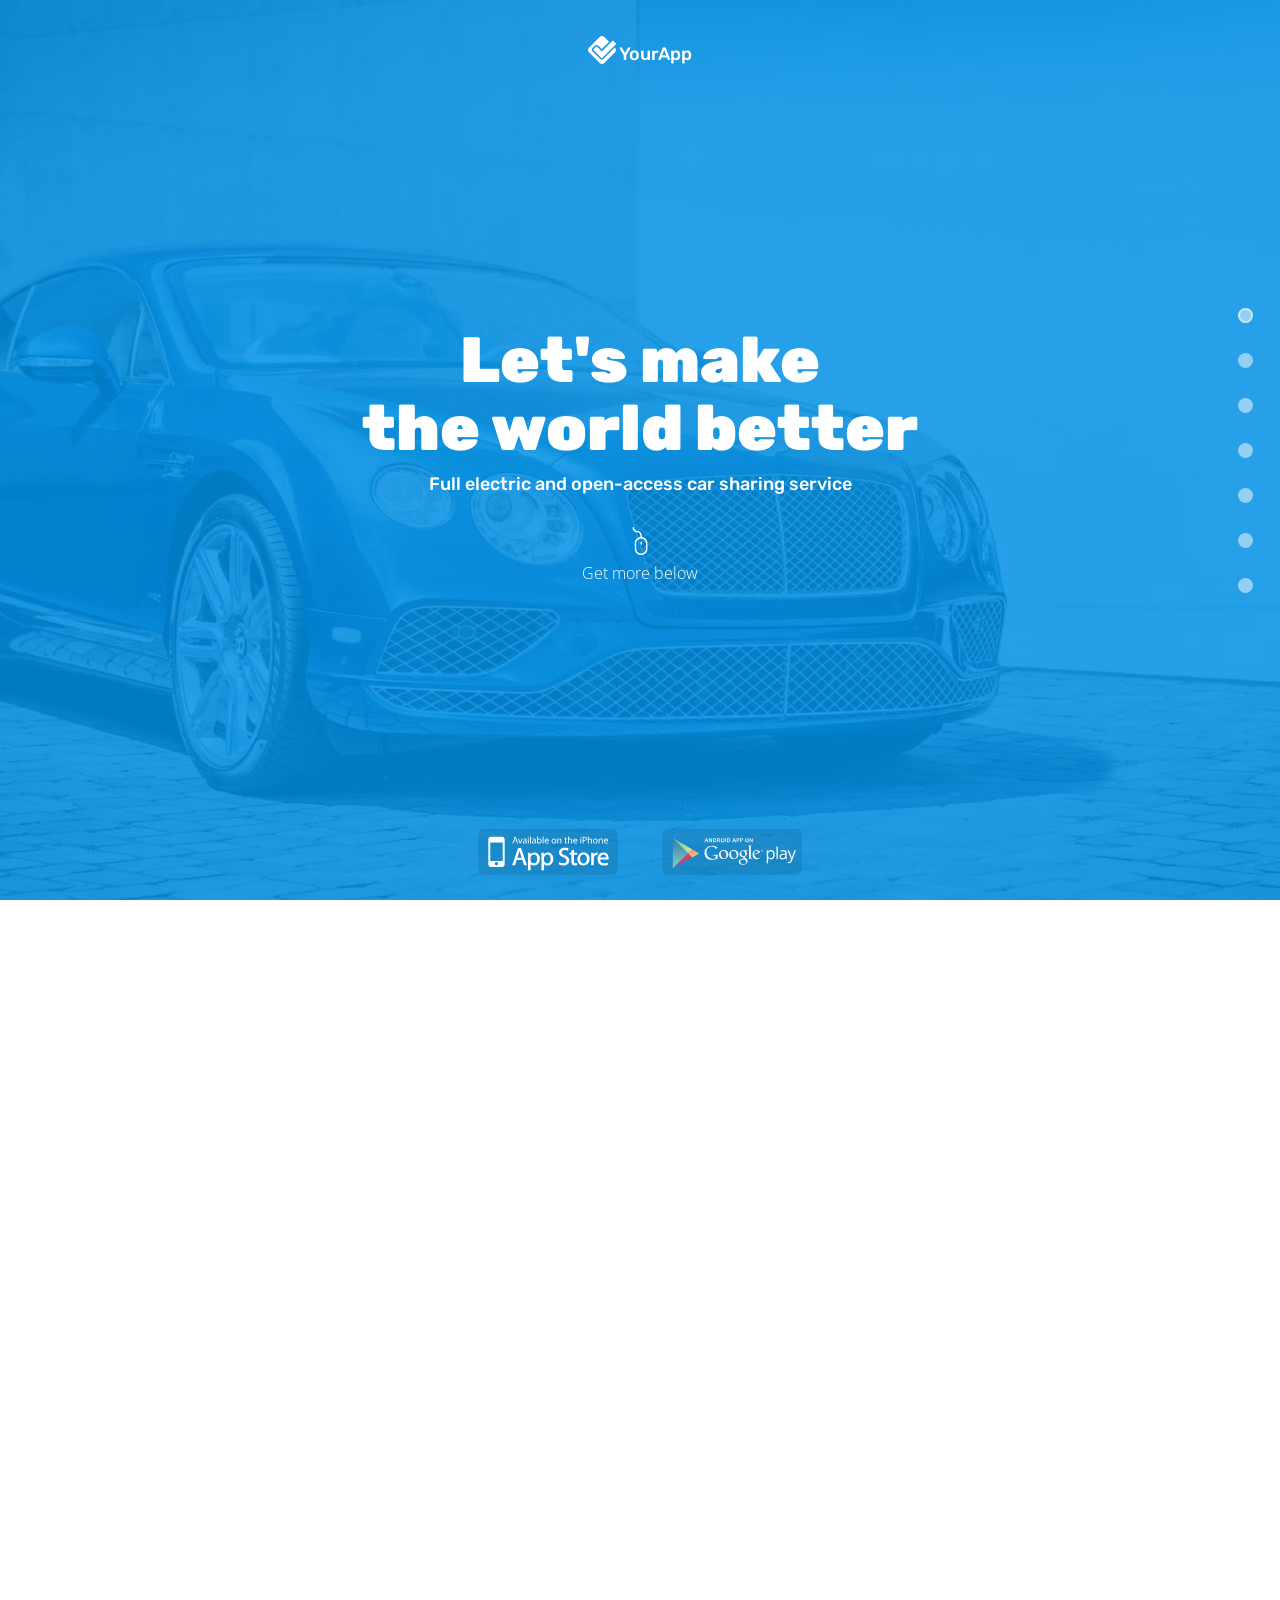
<file: app/index.html>
<!DOCTYPE html>
<html lang="en">
  <head>
    <meta charset="utf-8">
    <meta http-equiv="X-UA-Compatible" content="IE=edge">
    <meta name="viewport" content="width=device-width, initial-scale=1">
    <!-- The above 3 meta tags *must* come first in the head; any other head content must come *after* these tags -->
    <title>YourApp &middot; Template &middot; Sunrise Digital</title>

    <meta name="author" content="Sunrise Digital">
    <link rel="shortcut icon" type="image/x-icon" href="favicon.ico">
    
    <!-- Bootstrap -->
    <link href="css/bootstrap.min.css" rel="stylesheet">

    <!-- Custom CSS Core-->
    <link rel="stylesheet" media="screen and (max-width: 767px)" href="css/phone.css" />
    <link rel="stylesheet" media="screen and (min-width: 768px) and (max-width: 991px)" href="css/tablet.css" />
    <link rel="stylesheet" media="screen and (min-width: 992px)" href="css/main.css" />

    <link rel="stylesheet" href="css/carousel.css">

    <link href="font-awesome-4.6.1/css/font-awesome.css" rel="stylesheet">
    <link href='https://fonts.googleapis.com/css?family=Rubik:400,500,900,700' rel='stylesheet' type='text/css'> <!-- font-family: 'Rubik', sans-serif; -->
    <link href='https://fonts.googleapis.com/css?family=Open+Sans:300,400,600italic,600' rel='stylesheet' type='text/css'> <!-- font-family: 'Open Sans', sans-serif; -->

    <!-- HTML5 shim and Respond.js for IE8 support of HTML5 elements and media queries -->
    <!-- WARNING: Respond.js doesn't work if you view the page via file:// -->
    <!--[if lt IE 9]>
      <script src="https://oss.maxcdn.com/html5shiv/3.7.2/html5shiv.min.js"></script>
      <script src="https://oss.maxcdn.com/respond/1.4.2/respond.min.js"></script>
    <![endif]-->
  </head>
  <body>
    
    <div class="brand"> <h1 class="h5"><i class="icon icon-app"></i> Your<span>App</span></h1> </div>

    <nav>
    	<ul>
    		<li data-marker="1" class="active"></li>
    		<li data-marker="2"></li>
    		<li data-marker="3"></li>
            <li data-marker="4"></li>
            <li data-marker="5"></li>
            <li data-marker="6"></li>
    		<li data-marker="7"></li>
    	</ul>
    </nav>

    <div class="app-store-btns">
    	<a href="#app-store" class="app-store"><i></i></a>
    	<a href="#google-play" class="google-play"><i></i></a>
    </div>

    <div class="screens">
    	<div class="screen active" data-marker="1">
            <canvas></canvas>
            <div class="background"></div>

    		<div class="content-outside">
    			<div class="content-inside align-center">
                    <h1 class="text-one">Let's make <br> the world better </h1>
    				<h2 class="h5 text-one">Full electric <br class="visible-xs"> and open-access <br class="visible-xs"> car sharing service</h2>
                    <br>

                    <div class="text-two">
                        <i class="icon icon-scroll"></i>
        				<p>Get more below</p>
                    </div>
    			</div>
    		</div>
    	</div>

    	<div class="screen" data-marker="2">
            <div class="background"></div>

    		<div class="content-outside">
    			<div class="content-inside align-left">
    				<div class="container-fluid">
                        <div class="row">
                            <div class="col-md-6 hidden-xs hidden-sm">
                                <div class="phones">
                                    <img src="img/nexus.png" alt="Google Nexus" class="nexus" />
                                    <img src="img/iphone.png" alt="iPhone 6" class="iphone"/>
                                </div>
                            </div>
                            <div class="col-md-6 col-xs-12">
                                <div class="text">
                                    <h1 class="h4">App is key for full electric and <br> open-access car sharing service</h1>
                                    <br>

                                    <p>
                                        Our lifestyle is evolving, transport is too.
                                        Sunrise is a key player in innovation with its self-service electric cars.
                                        This world first will revolutionize your journeys and help lessen traffic in cities 
                                        making travel easier and more fluid. There will also be an important reduction in air 
                                        and noise pollution thanks to the fully electric cars.
                                        <br><br>

                                        Sunrise stations are distributed throughout World for subscribers to rent, charge and park cars.
                                    </p>
                                </div>
                            </div>
                        </div>
                    </div>
    			</div>
    		</div>
    	</div>

    	<div class="screen" data-marker="3">
            <div class="background"></div>

    		<div class="content-outside">
    			<div class="content-inside">
    				<div class="container-fluid">
                        <div class="row">
                            <div class="col-md-4 align-center align-center-mobile">
                                <div class="text">
                                    <h1 class="h4"> <i class="icon icon-subscribe hidden-xs"></i> 1. Subscribe </h1>
                                    <p>You can subscribe online, in our App</p>

                                    <div class="hidden-xs">
                                        <br><br>
                                    </div>

                                    <h1 class="h4"><i class="icon icon-rent hidden-xs"></i> 2. Rent </h1>
                                    <p>Once you've received your driver license, you can go to any rental station and get your eco car.</p>

                                    <div class="visible-sm">
                                        <br><br>
                                    </div>
                                </div>
                            </div>
                            <div class="col-md-4 align-center hidden-xs hidden-sm">
                                <div class="phone">
                                    <div class="control">
                                        <button></button>
                                    </div>

                                    <img src="img/phone.svg" alt="iPhone 5" class="iphone"/>

                                    <div class="carousel" data-count="5" data-current="1">
                                        <div class="items">
                                            <div class="item center" data-marker="1">
                                                <img src="img/app-login.jpg" alt="App-Preview"/>
                                            </div>

                                            <div class="item" data-marker="2">
                                                <img src="img/app-signup.jpg" alt="App-Preview" />
                                            </div>

                                            <div class="item" data-marker="3">
                                                <img src="img/app-overview.jpg" alt="App-Preview" />
                                            </div>

                                            <div class="item" data-marker="4">
                                                <img src="img/app-profile.jpg" alt="App-Preview" />
                                            </div>

                                            <div class="item" data-marker="5">
                                                <img src="img/app-settings.jpg" alt="App-Preview" />
                                            </div>
                                        </div>
                                    </div>
                                </div>
                            </div>
                            <div class="col-md-4 align-center align-center-mobile">
                                <div class="text">
                                    <h1 class="h4"><i class="icon icon-drive hidden-xs"></i> 3. Drive </h1>
                                    <p>Get in your eco car and turn the ignition key.</p>

                                    <div class="hidden-xs">
                                        <br><br>
                                    </div>

                                    <h1 class="h4"><i class="icon icon-share hidden-xs"></i> 4. Share </h1>                               
                                    <p>Once your rental is over, reconnect the car to any rental station to make it available for the next user.</p>
                                </div>
                            </div>
                        </div>
                    </div>
    			</div>
    		</div>
    	</div>

        <div class="screen" data-marker="4">
            <div class="background"></div>

            <div class="content-outside">
                <div class="content-inside align-center">
                    <div class="text">
                        <h1 class="h2">More features <br class="visible-xs"> in video</h1>
                        <p>Easy subscription, easy rental, <br class="visible-xs"> easy driving, easy parking… <br class="visible-xs"> Everything’s easy with our car sharing.</p>
                    </div>
                    <br>

                    <div class="video">
                        <iframe src="https://www.youtube.com/embed/PERPpFWHnDM?controls=0" frameborder="0" allowfullscreen></iframe>
                    </div>
                </div>
            </div>
        </div>

        <div class="screen" data-marker="5">
            <div class="background"></div>

            <div class="content-outside">
                <div class="content-inside align-center">
                    <div class="qr-code hidden-xs hidden-sm">
                        <img src="img/qr-code.jpg" alt="business-start"/>
                    </div>

                    <div class="text">
                        <h1>Get it for free!</h1>
                        <p class="hidden-xs hidden-sm">Scan the QR code to download</p>
                        <p class="hidden-md hidden-lg">App Store and Google Play <br> available now</p>
                    </div>
                </div>
            </div>
        </div>

        <div class="screen" data-marker="6">
            <div class="background"></div>

            <div class="content-outside">
                <div class="content-inside align-center">
                    <div class="text">
                        <h1 class="h2">Our amazing team</h1>
                        <br>
                    </div>
                    
                    <div class="team">
                        <div class="container">
                            <div class="row">
                                <div class="col-xs-6 col-sm-6 col-md-3 col">
                                    <div class="photo">
                                        <img src="img/team-1.jpg" alt="Akarash Padma" title="Akarash Padma"/>

                                        <div class="overlay"></div>
                                        <div class="about">
                                            <div class="content-outside">
                                                <div class="content-inside">
                                                    <h2 class="h5"> Akarash Padma </h2>
                                                    <p> &middot; CEO &middot; </p>
                                                </div>
                                            </div>
                                        </div>
                                    </div>
                                </div>
                                <div class="col-xs-6 col-sm-6 col-md-3 col">
                                    <div class="photo">
                                        <img src="img/team-2.jpg" alt="Carol Metews" title="Carol Metews"/>

                                        <div class="overlay"></div>
                                        <div class="about">
                                            <div class="content-outside">
                                                <div class="content-inside">
                                                    <h2 class="h5"> Carol Metews </h2>
                                                    <p> &middot; Manager &middot; </p>
                                                </div>
                                            </div>
                                        </div>
                                    </div>
                                </div>
                                <div class="col-xs-6 col-sm-6 col-md-3 col">
                                    <div class="photo">
                                        <img src="img/team-3.jpg" alt="Emily Sanders" title="Emily Sanders"/>

                                        <div class="overlay"></div>
                                        <div class="about">
                                            <div class="content-outside">
                                                <div class="content-inside">
                                                    <h2 class="h5"> Emily Sanders </h2>
                                                    <p> &middot; Designer &middot; </p>
                                                </div>
                                            </div>
                                        </div>
                                    </div>
                                </div>
                                <div class="col-xs-6 col-sm-6 col-md-3 col">
                                    <div class="photo">
                                        <img src="img/team-4.jpg" alt="Andrew Hart" title="Andrew Hart"/>

                                        <div class="overlay"></div>
                                        <div class="about">
                                            <div class="content-outside">
                                                <div class="content-inside">
                                                    <h2 class="h5"> Andrew Hart </h2>
                                                    <p> &middot; Developer &middot; </p>
                                                </div>
                                            </div>
                                        </div>
                                    </div>
                                </div>
                            </div>
                        </div>
                    </div>
                </div>
            </div>
        </div>

        <div class="screen" data-marker="7">
            <div class="background"></div>

            <div class="content-outside">
                <div class="content-inside align-center">
                    <div class="text">
                        <h1>Get in touch</h1>
                        <br>
                        <a href="tel:+4555585462577"> +45 (555) 8546-25-77</a>
                    
                        <br><br>
                        <div class="social">
                            <a href="#facebook" class="facebook"><i class="fa fa-facebook-official"></i></a>
                            <a href="#skype" class="skype"><i class="fa fa-skype"></i></a>
                            <a href="#twitter" class="twitter"><i class="fa fa-twitter"></i></a>
                        </div>
                        <br><br>

                        <p class="footnote"> Designed by <a href="http://sunrise.ru.com/"> Sunrise.Digital </a> </p>
                    </div>
                </div>
            </div>
        </div>
    </div>


    <!-- jQuery (necessary for Bootstrap's JavaScript plugins) -->
    <script type="text/javascript"  src="https://ajax.googleapis.com/ajax/libs/jquery/1.11.3/jquery.min.js"></script>
    <!-- Include all compiled plugins (below), or include individual files as needed -->
    <script type="text/javascript" src="js/bootstrap.min.js"></script>

    <!-- Custom CSS Core -->
    <script type="text/javascript" src="js/core.js"></script>
    <script type="text/javascript" src="js/jquery.mousewheel.min.js"></script>
    <script type="text/javascript" src="js/device.min.js"></script>
    <script type="text/javascript" src="js/jquery.touchSwipe.min.js"></script>
    <script type="text/javascript" src="js/carousel.js"></script>


    <!-- <script type="text/javascript" src="js/constellation/stopExecutionOnTimeout.js"></script>
    <script type="text/javascript" src="js/constellation/zepto.min.js"></script>
    <script type="text/javascript" src="js/constellation/constellation.js"></script> -->
  </body>
</html>
</file>
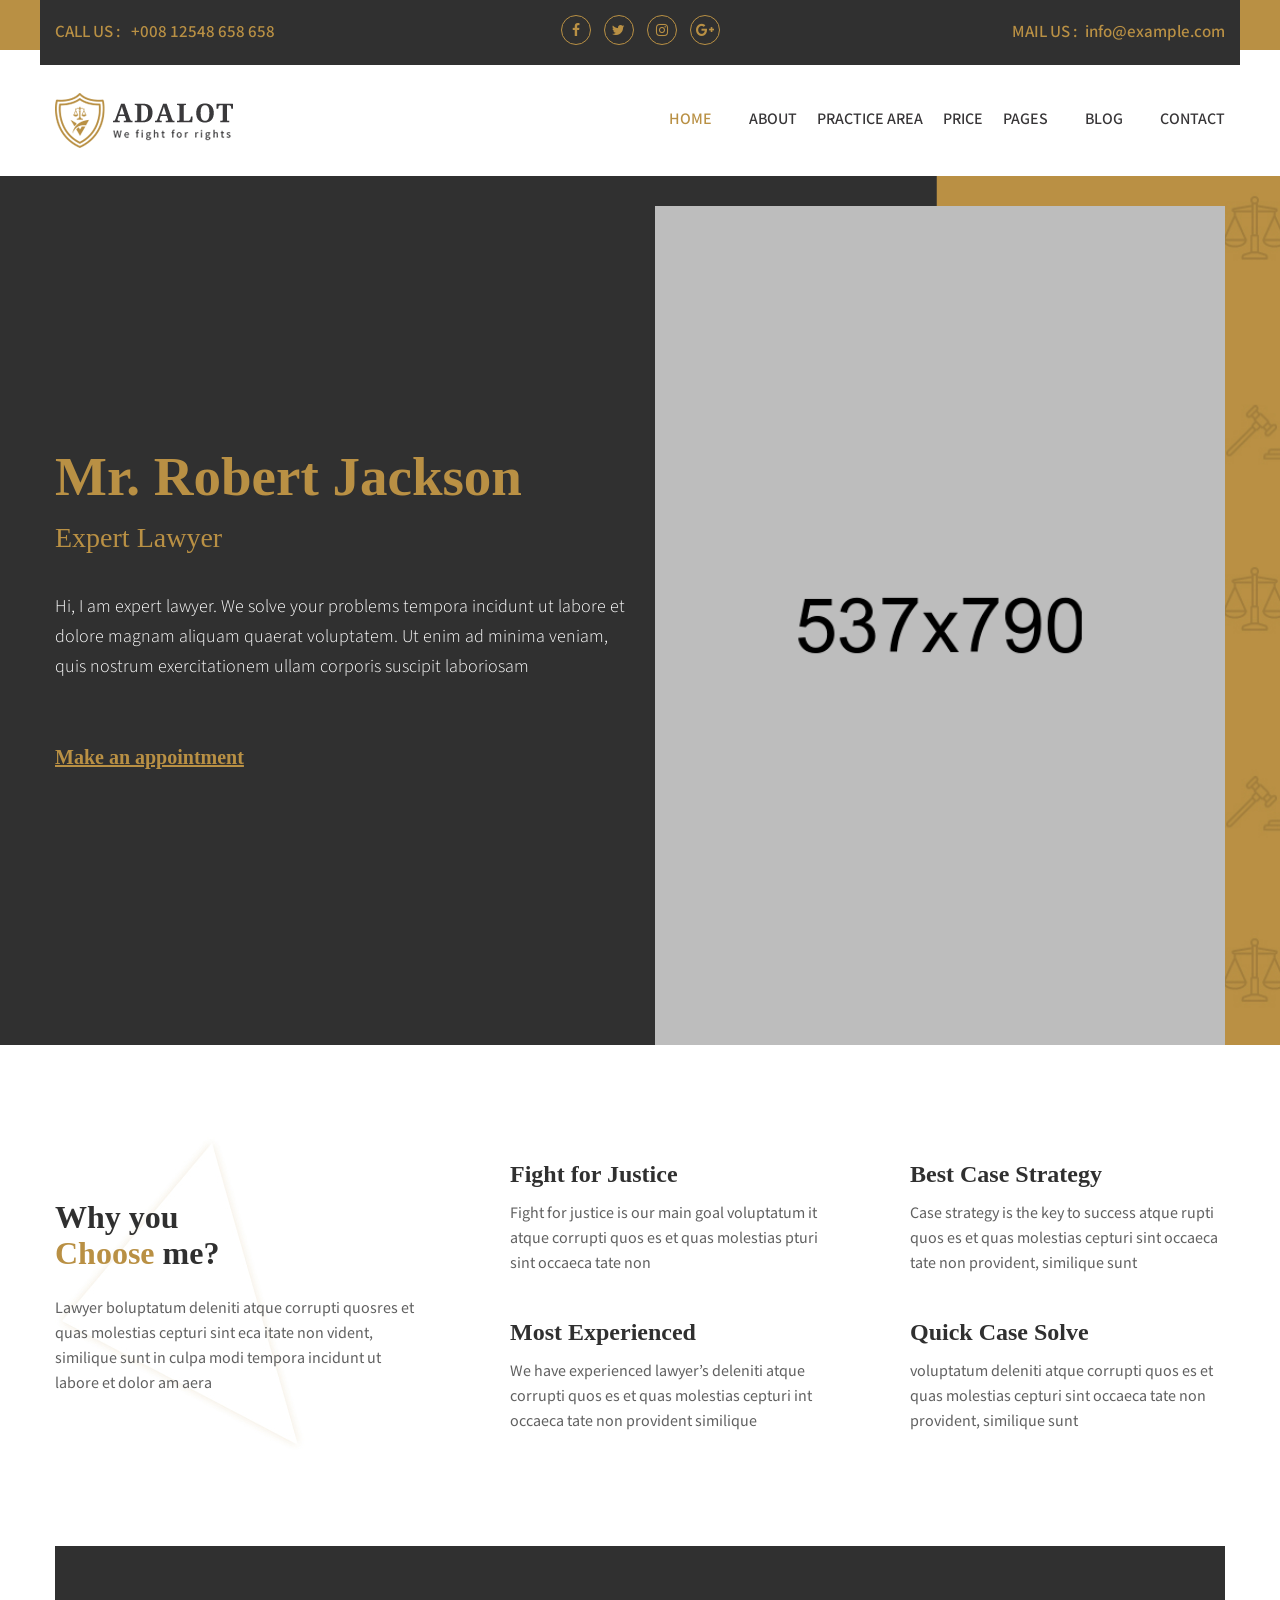
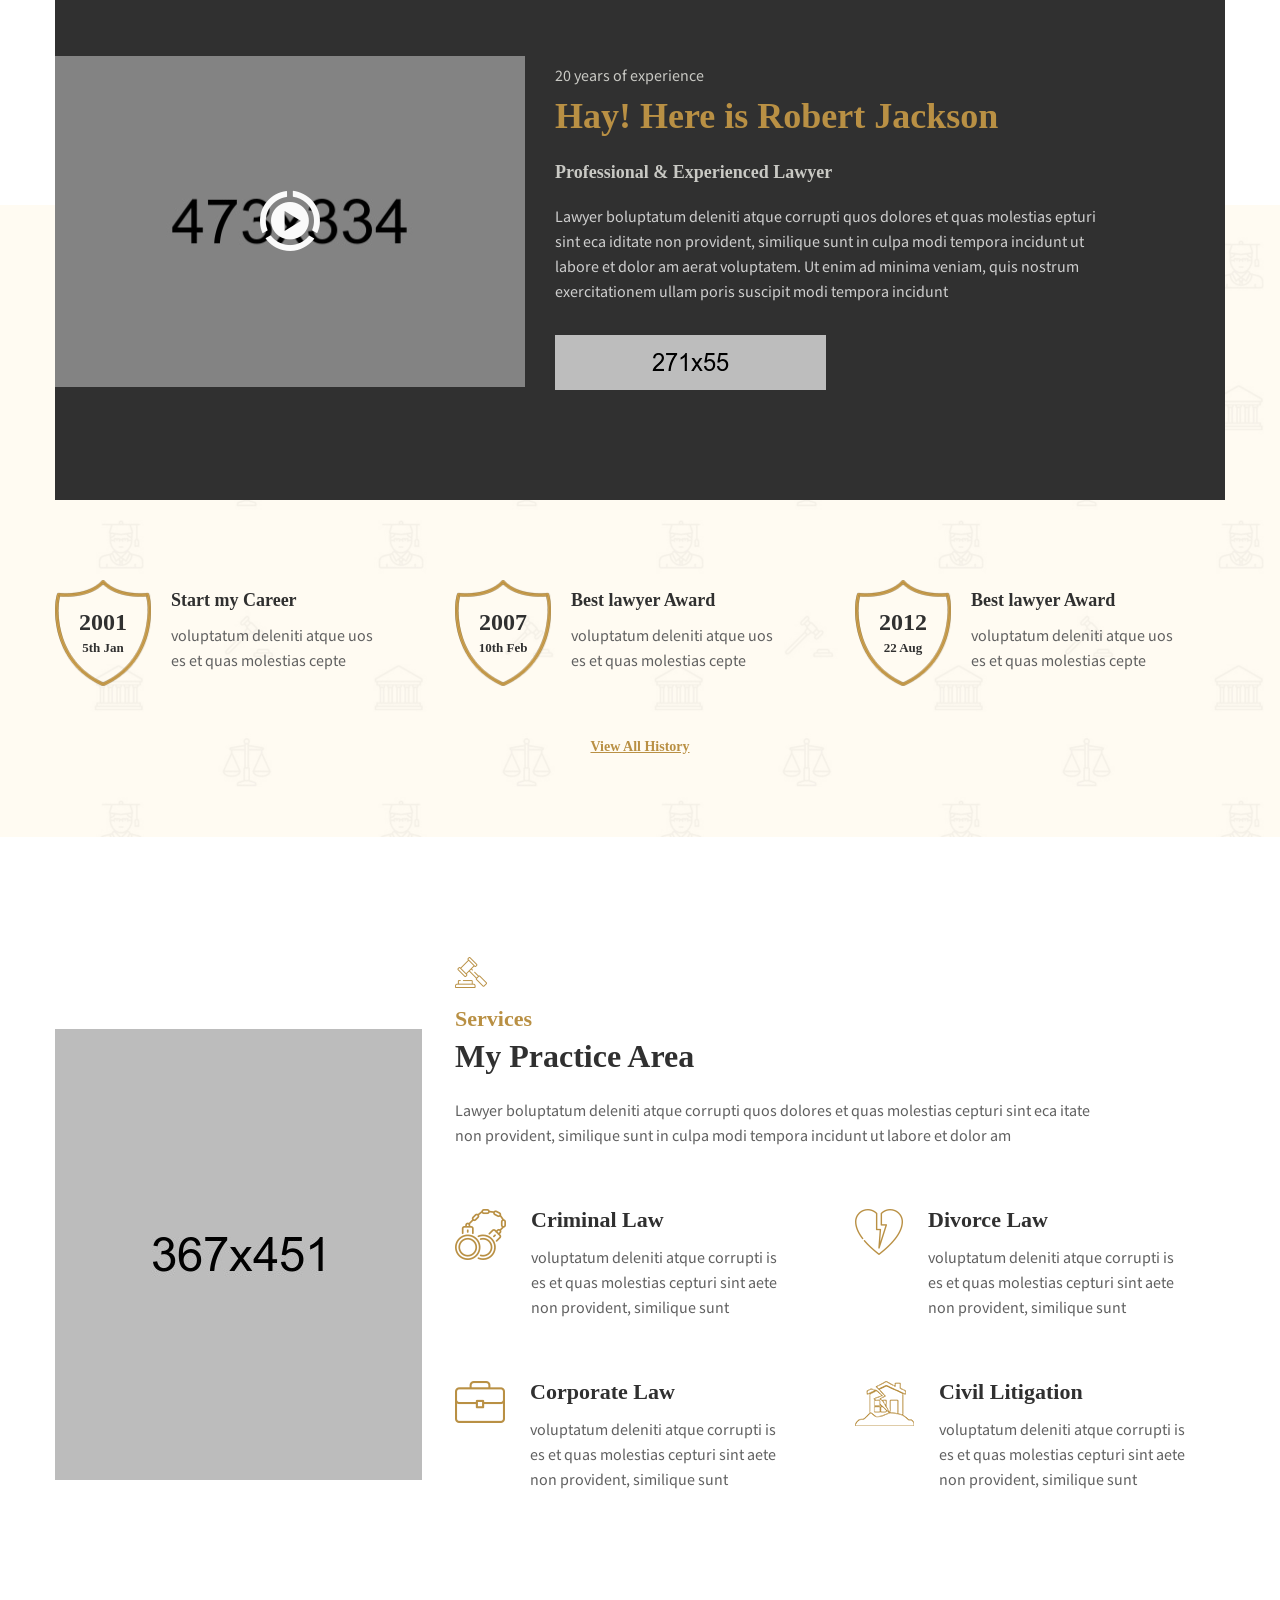
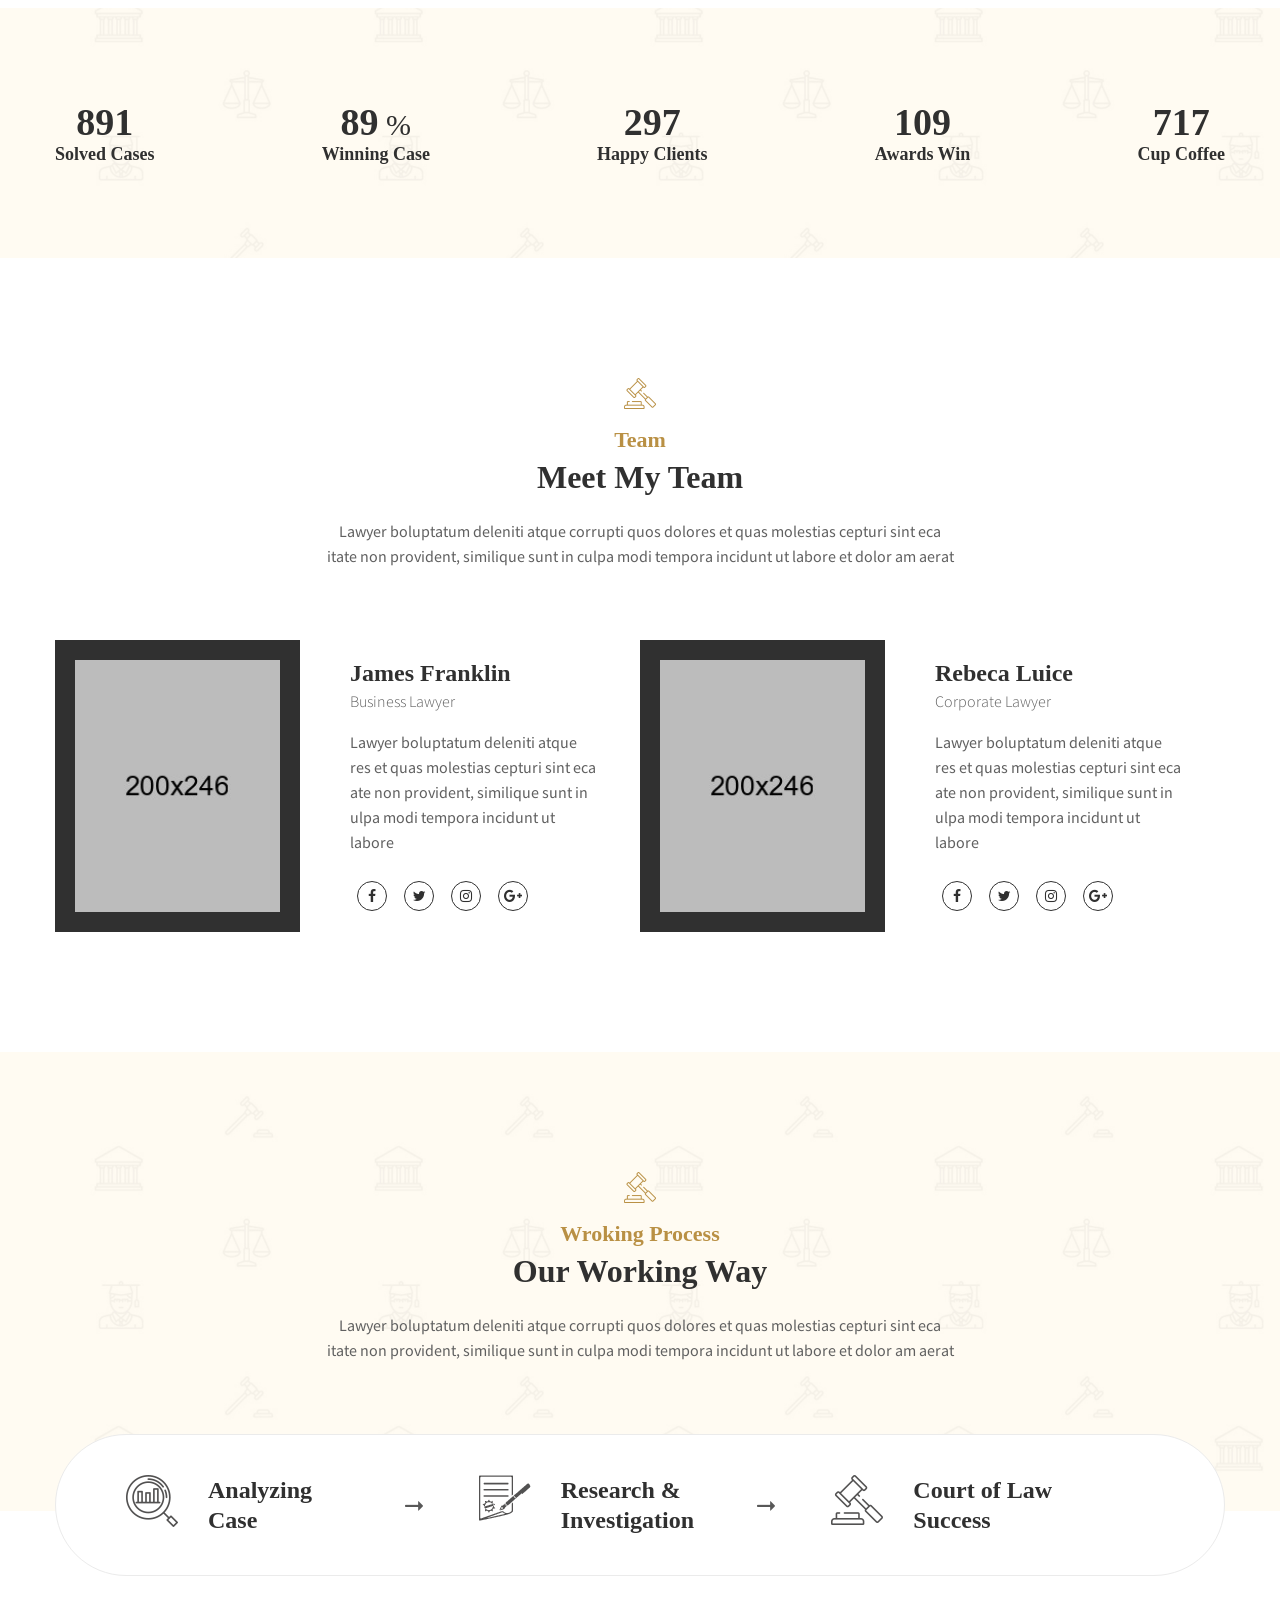
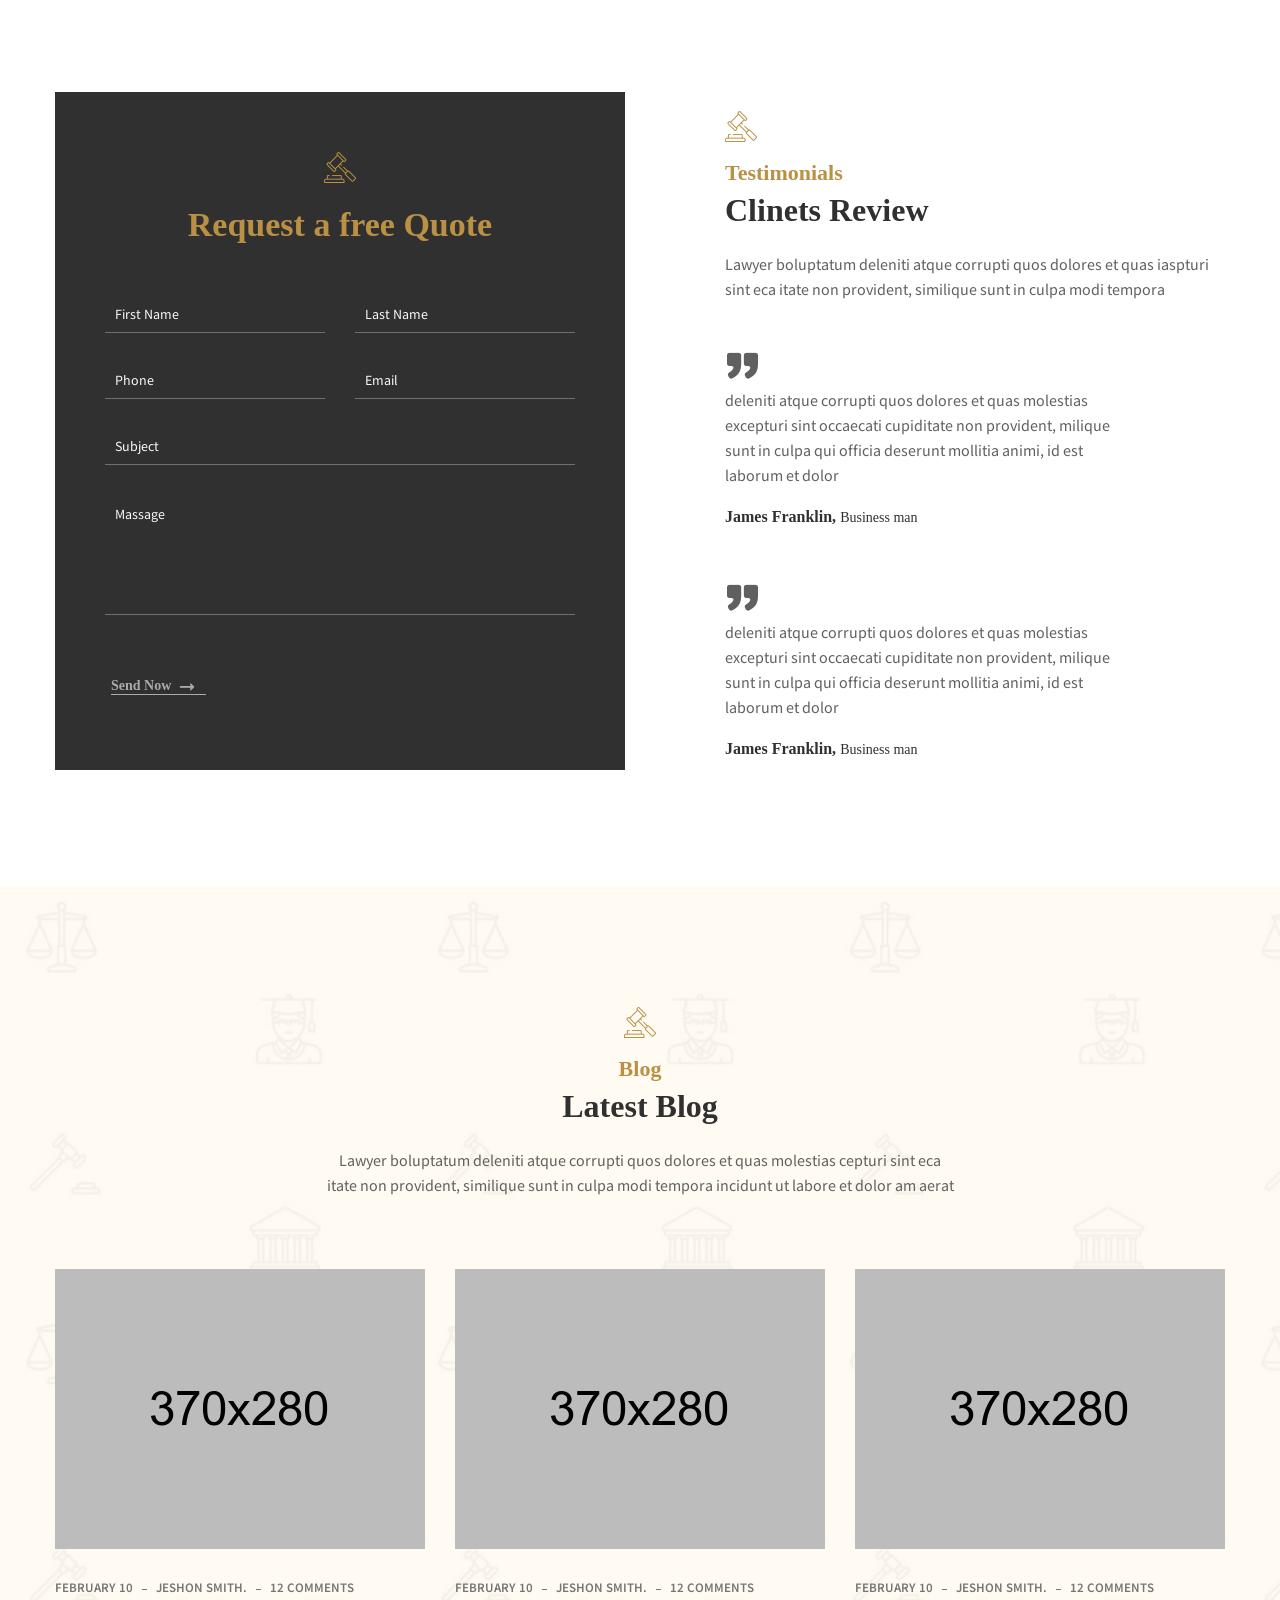
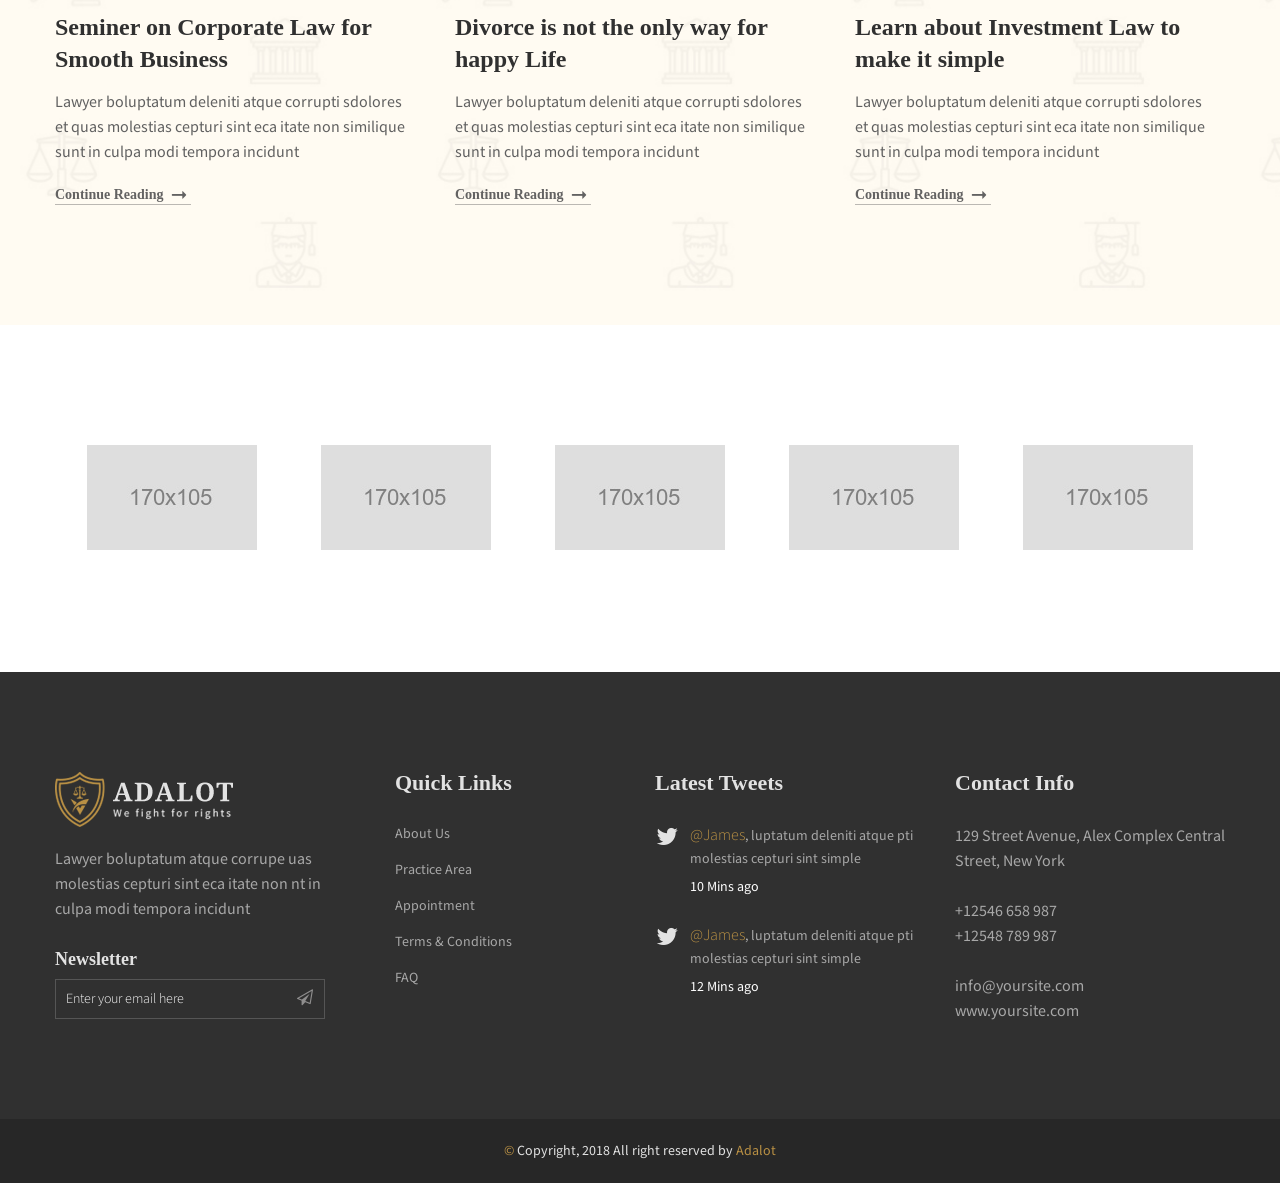
<file: esq/index.html>
<!doctype html>
<html class="no-js" lang="en">
<head>
	<meta charset="utf-8">
	<meta http-equiv="x-ua-compatible" content="ie=edge">
	<title>Adalot - Responsive Law Html5 Template</title>
	<meta name="description" content="">
	<meta name="viewport" content="width=device-width, initial-scale=1">
	<!-- Place favicon.ico in the root directory -->
	<link rel="shortcut icon" type="image/x-icon" href="img/favicon.ico">
    <!--All Css Here-->
    
	<!-- Droid Font CSS-->
    <link rel="stylesheet" href="css/droid.css">
	<!-- Icofont CSS-->
    <link rel="stylesheet" href="css/icofont.css">
    <!-- Font Awesome CSS-->
    <link rel="stylesheet" href="css/font-awesome.min.css">

	<!-- Animate CSS-->
	<link rel="stylesheet" href="css/animate.css">
	<!-- Owl Carousel CSS-->
	<link rel="stylesheet" href="css/owl.carousel.min.css">
	<!-- Datepicker CSS-->
	<link rel="stylesheet" href="css/jquery.datepicker.css">
	<!-- Calendar CSS-->
	<link rel="stylesheet" href="css/zabuto_calendar.css">
	<!-- Meanmenu CSS-->
	<link rel="stylesheet" href="css/meanmenu.min.css">
	<!-- Venobox CSS-->
	<link rel="stylesheet" href="css/venobox.css">
	<!-- Bootstrap CSS-->
	<link rel="stylesheet" href="css/bootstrap.min.css">
	<!-- Style CSS -->
	<link rel="stylesheet" href="style.css">
	<!-- Responsive CSS -->
	<link rel="stylesheet" href="css/responsive.css">
	<!-- Modernizr Js -->
	<script src="js/vendor/modernizr-2.8.3.min.js"></script>
</head>
<body>
	<!--[if lt IE 8]>
	<p class="browserupgrade">You are using an <strong>outdated</strong> browser. Please <a href="http://browsehappy.com/">upgrade your browser</a> to improve your experience.</p>
	<![endif]-->

	<div class="wrapper">
		<!--Header Area Start-->
		<header>
		    <div class="header-container">
		        <!--Header Top Area Start-->
		        <div class="header-top-area default-bg">
		            <div class="container">
		                <div class="row row-75">
                            <div class="header-top-wrap col-12">
                                <div class="row">
                                    <!--Header Top Left Area Start-->
                                    <div class="col-md-4 col-xl-3">
                                        <div class="header-top-left">
                                            <p>CALL US : <a href="#"> +008 12548 658 658</a></p>
                                        </div>
                                    </div>
                                    <!--Header Top Left Area End-->
                                    <!--Header Top Middle Area Start-->
                                    <div class="col-md-4 col-xl-6">
                                        <div class="header-top-middle text-center">
                                            <ul class="social-link">
                                                <li><a href="#"><i class="fa fa-facebook"></i></a></li>
                                                <li><a href="#"><i class="fa fa-twitter"></i></a></li>
                                                <li><a href="#"><i class="fa fa-instagram"></i></a></li>
                                                <li><a href="#"><i class="fa fa-google-plus"></i></a></li>
                                            </ul>
                                        </div>
                                    </div>
                                    <!--Header Top Middle Area End-->
                                    <!--Header Top Right Area Start-->
                                    <div class="col-md-4 col-xl-3">
                                        <div class="header-top-right">
                                            <p>MAIL US :<a href="#">info@example.com</a></p>
                                        </div>
                                    </div>
                                    <!--Header Top Right Area End-->
                                </div>
                            </div>
		                </div>
		            </div>
		        </div>
		        <!--Header Top Area End-->
		        <!--Header Bottom Area Start-->
		        <div class="header-bottom-area header-sticky">
		            <div class="container">
		                <div class="row align-items-center">
                            <!--Header Logo Start-->
		                    <div class="col-md-3">
		                        <div class="header-logo">
		                            <a href="index.html"><img src="img/logo/logo.png" alt=""></a>
		                        </div>
		                    </div>
		                    <!--Header Logo End-->
		                    <!--Header Menu Start-->
		                    <div class="col-md-9">
		                        <div class="header-menu-area text-right">
		                            <nav>
		                                <ul class="main-menu">
		                                    <li class="active"><a href="index.html">HOME</a>
		                                        <!--Dropdown Menu Start-->
		                                        <ul>
		                                            <li><a href="index.html">Home Page 1</a></li>
		                                            <li><a href="index-2.html">Home Page 2</a></li>
		                                        </ul>
		                                        <!--Dropdown Menu End-->
		                                    </li>
		                                    <li><a href="about.html">ABOUT</a></li>
		                                    <li><a href="service.html">PRACTICE  AREA</a></li>
		                                    <li><a href="pricing-plan.html">PRICE</a></li>
		                                    <li><a href="#">PAGES</a>
		                                        <!--Dropdown Menu Start-->
		                                        <ul>
		                                            <li><a href="appointment.html">Appointment</a></li>
		                                            <li><a href="history.html">History</a></li>
		                                            <li><a href="pricing-plan.html">Pricing Plan</a></li>
		                                            <li><a href="single-service.html">Single Service</a></li>
		                                            <li><a href="testimonials.html">Testimonials</a></li>
		                                        </ul>
		                                        <!--Dropdown Menu End-->
		                                    </li>
		                                    <li><a href="blog.html">BLOG</a>
		                                        <!--Dropdown Menu Start-->
		                                        <ul>
		                                            <li><a href="blog.html">Blog</a></li>
		                                            <li><a href="single-blog.html">Blog details</a></li>
		                                            <li><a href="blog-left-sidebar.html">Blog Left Sidebar</a></li>
		                                            <li><a href="blog-right-sidebar.html">Blog Right Sidebar</a></li>
		                                        </ul>
		                                        <!--Dropdown Menu End-->
		                                    </li>
		                                    <li><a href="contact.html">CONTACT</a></li>
		                                </ul>
		                            </nav>
		                        </div>
		                    </div>
		                    <!--Header Menu End-->
		                </div>
		                <div class="row">
                            <div class="col-12">  
                            <!--Mobile Menu Area Start-->
                            <div class="mobile-menu d-lg-none d-xl-none"></div>
                            <!--Mobile Menu Area End-->
                            </div>
                        </div>
		            </div>
		        </div>
		        <!--Header Bottom Area End-->
		    </div>
		</header>
		<!--Header Area End-->
		<!--Slider Area Start-->
		<div class="slider-area">
		    <div class="single-slider" style="background-image: url(img/slider/slider-bg.jpg)">
		        <div class="container">
		            <div class="row align-items-center">
		                <div class="col-md-8 col-xl-6">
		                    <div class="hero-content">
		                        <div class="title">
		                            <h1>Mr. Robert Jackson</h1>
		                            <h2>Expert Lawyer</h2>
		                        </div>
		                        <div class="description">
		                           <p>Hi, I am expert lawyer. We solve your problems  tempora incidunt ut labore et dolore magnam aliquam quaerat voluptatem. Ut enim ad minima veniam, quis nostrum exercitationem ullam corporis suscipit laboriosam</p> 
		                        </div> 
		                        <a href="appointment.html">Make an appointment</a>
		                    </div>
		                </div>
		                <div class="col-md-4 col-xl-6">
		                    <div class="hero-img img-full mt-30" data-wow-duration="1.5s" style="visibility: visible; animation-duration: 1.5s; animation-name: fadeInUp;">
		                        <img src="img/slider/slider-img.png" alt="">
		                    </div>
		                </div>
		            </div>
		        </div>
		    </div>
		</div>
		<!--Slider Area End-->
		<!--Feature Area Start-->
		<div class="feature-area pt-95 pb-90">
		    <div class="container">
		        <div class="row  align-items-center">
		            <div class="col-md-4">
                        <!--Section Title Start-->
		                <div class="section-title feature-section-title">
                            <h2>Why you <br> <span>Choose</span> me?</h2>
                            <p>Lawyer boluptatum deleniti atque corrupti quosres et quas molestias cepturi sint  eca itate non vident, similique sunt in culpa modi tempora incidunt ut labore et dolor am aera</p>
		                </div>
		                <!--Section Title End-->
		            </div>
		            <div class="col-md-8">
		                <div class="row">
		                    <div class="col-md-6">
		                        <!--Single Feature Start-->
		                        <div class="single-feature">
                                    <h2>Fight for Justice</h2>
                                    <p>Fight for justice is our main goal voluptatum it atque corrupti quos es et quas molestias pturi sint occaeca  tate non </p>
		                        </div>
		                        <!--Single Feature End-->
		                    </div>
		                    <div class="col-md-6">
		                        <!--Single Feature Start-->
		                        <div class="single-feature">
                                    <h2>Best Case Strategy</h2>
                                    <p>Case strategy is the key to success atque rupti quos es et quas molestias cepturi sint occaeca  tate non provident, similique sunt  </p>
		                        </div>
		                        <!--Single Feature End-->
		                    </div>
		                    <div class="col-md-6">
		                        <!--Single Feature Start-->
		                        <div class="single-feature">
                                    <h2>Most Experienced</h2>
                                    <p>We have experienced lawyer’s  deleniti atque corrupti quos es et quas molestias cepturi int occaeca  tate non provident similique </p>
		                        </div>
		                        <!--Single Feature End-->
		                    </div>
		                    <div class="col-md-6">
		                        <!--Single Feature Start-->
		                        <div class="single-feature">
                                    <h2>Quick Case Solve</h2>
                                    <p>voluptatum deleniti atque corrupti quos es et quas molestias cepturi sint occaeca  tate non provident, similique sunt </p>
		                        </div>
		                        <!--Single Feature End-->
		                    </div>
		                </div>
		            </div>
		        </div>
		    </div>
		</div> 
		<!--Feature Area End-->
		<!--About Area Start-->
		<div class="about-area">
		    <div class="container">
                <div class="row">
                    <div class="col-12">
                        <div class="about-wrapper black-bg pt-110 pb-110">
                            <div class="row">
                                <!--About Image Area Start-->
                                <div class="col-md-5">
                                    <div class="about-img">
                                        <img src="img/about/about.jpg" alt="">
                                        <a class="venobox" data-vbtype="video" data-gall="gall-video" data-autoplay="true" href="https://www.youtube.com/watch?v=ffIddFseYXE"><i class="icofont icofont-play-alt-3"></i></a>
                                    </div>
                                </div>
                                <!--About Image Area End-->
                                <!--About Content Area Start-->
                                <div class="col-md-7">
                                    <div class="about-content">
                                        <span>20 years of experience</span>
                                        <h1>Hay! Here is Robert Jackson</h1>
                                        <h5>Professional & Experienced Lawyer</h5>
                                        <p>Lawyer boluptatum deleniti atque corrupti quos dolores et quas molestias  epturi sint  eca iditate non provident, similique sunt in culpa modi tempora incidunt ut labore et dolor am aerat voluptatem. Ut enim ad minima veniam, quis nostrum exercitationem ullam poris suscipit modi tempora incidunt </p>
                                        <div class="author-signeture">
                                            <img src="img/about/signeture.png" alt="">
                                        </div>
                                    </div>
                                </div>
                                <!--About Content Area End-->
                            </div>
                        </div>
                    </div>
                </div>
		    </div>
		</div>
		<!--About Area End-->
		<!--Timeline Area Start-->
		<div class="timeline-area bg-img">
		    <div class="container">
		        <div class="row">
		            <div class="col-md-6 col-lg-4">
		                <!--Single Timeline Strat-->
		                <div class="single-timeline mb-50 d-flex align-items-center">
		                    <div class="timeline-frame">
		                        <h3>2001<span>5th Jan</span></h3>
		                    </div>
		                    <div class="timeline-content">
		                        <h4>Start my Career</h4>
		                        <p>voluptatum deleniti atque uos es et quas molestias cepte</p>
		                    </div>
		                </div>
		                <!--Single Timeline End-->
		            </div>
		            <div class="col-md-6 col-lg-4">
		                <!--Single Timeline Strat-->
		                <div class="single-timeline mb-50 d-flex align-items-center">
		                    <div class="timeline-frame">
		                        <h3>2007 <span>10th Feb</span></h3>
		                    </div>
		                    <div class="timeline-content">
		                        <h4>Best lawyer Award</h4>
		                        <p>voluptatum deleniti atque uos es et quas molestias cepte</p>
		                    </div>
		                </div>
		                <!--Single Timeline End-->
		            </div>
		            <div class="col-md-6 col-lg-4">
		                <!--Single Timeline Strat-->
		                <div class="single-timeline mb-50 d-flex align-items-center">
		                    <div class="timeline-frame">
		                        <h3>2012<span>22 Aug</span></h3>
		                    </div>
		                    <div class="timeline-content">
		                        <h4>Best lawyer Award</h4>
		                        <p>voluptatum deleniti atque uos es et quas molestias cepte</p>
		                    </div>
		                </div>
		                <!--Single Timeline End-->
		            </div>
		        </div>
		        <div class="row">
		            <div class="col-12">
		                <div class="view-all-history">
		                    <a href="history.html">View All History</a>
		                </div>
		            </div>
		        </div>
		    </div>
		</div>
		<!--Timeline Area End-->
		<!--Service Area Start-->
		<div class="service-area pt-120 pb-55">
		    <div class="container">
		        <div class="row align-items-center">
		            <div class="col-12 col-lg-4">
		                <div class="service-img">
		                    <img src="img/service/service.jpg" alt="">
		                </div>
		            </div>
		            <div class="col-12 col-lg-8">
		                <div class="row">
		                    <div class="col-12">
		                        <!--Section Title Start-->
		                        <div class="section-title mb-60">
                                   <img src="img/icon/icon1.png" alt="">
                                    <h4>Services</h4>
		                            <h2>My Practice Area</h2>
		                            <p>Lawyer boluptatum deleniti atque corrupti quos dolores et quas molestias cepturi sint  eca itate non provident, similique sunt in culpa modi tempora incidunt ut labore et dolor am </p>
		                        </div>
		                        <!--Section Title End-->
		                    </div>
		                    <div class="col-12">
		                        <div class="row">
                                    <!--Single Service Start-->
		                            <div class="col-md-6">
		                                <div class="single-service mb-60 d-flex flex-nowrap">
		                                    <div class="service-icon">
		                                        <img src="img/icon/icon2.png" alt="">
		                                    </div>
		                                    <div class="service-content">
		                                        <h4><a href="single-service.html">Criminal Law</a></h4>
		                                        <p>voluptatum deleniti atque corrupti is es et quas molestias cepturi sint aete non provident, similique sunt </p>
		                                    </div>
		                                </div>
		                            </div>
		                            <!--Single Service End-->
                                    <!--Single Service Start-->
		                            <div class="col-md-6">
		                                <div class="single-service mb-60 d-flex flex-nowrap">
		                                    <div class="service-icon">
		                                        <img src="img/icon/icon3.png" alt="">
		                                    </div>
		                                    <div class="service-content">
		                                        <h4><a href="single-service.html"> Divorce Law</a></h4>
		                                        <p>voluptatum deleniti atque corrupti is es et quas molestias cepturi sint aete non provident, similique sunt </p>
		                                    </div>
		                                </div>
		                            </div>
		                            <!--Single Service End-->
                                    <!--Single Service Start-->
		                            <div class="col-md-6">
		                                <div class="single-service mb-60 d-flex flex-nowrap">
		                                    <div class="service-icon">
		                                        <img src="img/icon/icon4.png" alt="">
		                                    </div>
		                                    <div class="service-content">
		                                        <h4><a href="single-service.html">Corporate Law</a></h4>
		                                        <p>voluptatum deleniti atque corrupti is es et quas molestias cepturi sint aete non provident, similique sunt </p>
		                                    </div>
		                                </div>
		                            </div>
		                            <!--Single Service End-->
                                    <!--Single Service Start-->
		                            <div class="col-md-6">
		                                <div class="single-service mb-60 d-flex flex-nowrap">
		                                    <div class="service-icon">
		                                        <img src="img/icon/icon5.png" alt="">
		                                    </div>
		                                    <div class="service-content">
		                                        <h4><a href="single-service.html">Civil Litigation</a></h4>
		                                        <p>voluptatum deleniti atque corrupti is es et quas molestias cepturi sint aete non provident, similique sunt </p>
		                                    </div>
		                                </div>
		                            </div>
		                            <!--Single Service End-->
		                        </div>
		                    </div>
		                </div>
		            </div>
		        </div>
		    </div>
		</div>
		<!--Service Area End-->
		<!--Fun Factor Area Start-->
		<div class="fun-factor-area bg-img pt-95 pb-90">
		    <div class="container">
		        <div class="row justify-content-between">
                    <!--Single Funfactor Area Start-->
		            <div class="col fun-factor-wrap">
                        <h2><span class="counter">969</span> </h2>
                        <span>Solved Cases</span>
		            </div>
		            <!--Single Funfactor Area End-->
                    <!--Single Funfactor Area Start-->
		            <div class="col fun-factor-wrap">
                        <h2><span class="counter">98</span> %</h2>
                        <span>Winning Case</span>
		            </div>
		            <!--Single Funfactor Area End-->
                    <!--Single Funfactor Area Start-->
		            <div class="col fun-factor-wrap">
                        <h2><span class="counter">327</span></h2>
                        <span>Happy Clients</span>
		            </div>
		            <!--Single Funfactor Area End-->
                    <!--Single Funfactor Area Start-->
		            <div class="col fun-factor-wrap">
                        <h2><span class="counter">120</span></h2>
                        <span>Awards Win</span>
		            </div>
		            <!--Single Funfactor Area End-->
                    <!--Single Funfactor Area Start-->
		            <div class="col fun-factor-wrap">
                        <h2><span class="counter">789</span></h2>
                        <span>Cup Coffee</span>
		            </div>
		            <!--Single Funfactor Area End-->
		        </div>
		    </div>
		</div>
		<!--Fun Factor Area End-->
		<!--Team Area Start-->
		<div class="team-area pt-120 pb-120">
		    <div class="container">
		        <div class="row">
		            <div class="col-12">
		                <!--Section Title Start-->
                        <div class="section-title text-center mb-70">
                           <img src="img/icon/icon1.png" alt="">
                            <h4>Team</h4>
                            <h2>Meet My Team</h2>
                            <p>Lawyer boluptatum deleniti atque corrupti quos dolores et quas molestias cepturi sint  eca itate non provident, similique sunt in culpa modi tempora incidunt ut labore et dolor am aerat</p>
                        </div>
                        <!--Section Title End-->
		            </div>
		        </div>
		        <div class="row">
		            <div class="col-12">
		                <div class="team-slider-wrap">
		                    <div class="team-slider owl-carousel">
		                        <!--Single Team Start-->
		                        <div class="single-team d-flex align-items-center">
		                            <div class="team-img">
		                                <img src="img/team/team1.jpg" alt="">
		                            </div>
		                            <div class="team-content">
		                                <h2>James Franklin</h2>
		                                <h5>Business Lawyer</h5>
		                                <p>Lawyer boluptatum deleniti atque res et quas molestias cepturi sint  eca ate non provident, similique sunt in ulpa modi tempora incidunt ut labore</p>
		                                <ul class="team-social-link">
		                                    <li><a href="#"><i class="fa fa-facebook"></i></a></li>
		                                    <li><a href="#"><i class="fa fa-twitter"></i></a></li>
		                                    <li><a href="#"><i class="fa fa-instagram"></i></a></li>
		                                    <li><a href="#"><i class="fa fa-google-plus"></i></a></li>
		                                </ul>
		                            </div>
		                        </div>
		                        <!--Single Team End-->
		                        <!--Single Team Start-->
		                        <div class="single-team d-flex align-items-center">
		                            <div class="team-img">
		                                <img src="img/team/team2.jpg" alt="">
		                            </div>
		                            <div class="team-content">
		                                <h2>Rebeca Luice</h2>
		                                <h5>Corporate Lawyer</h5>
		                                <p>Lawyer boluptatum deleniti atque res et quas molestias cepturi sint  eca ate non provident, similique sunt in ulpa modi tempora incidunt ut labore</p>
		                                <ul class="team-social-link">
		                                    <li><a href="#"><i class="fa fa-facebook"></i></a></li>
		                                    <li><a href="#"><i class="fa fa-twitter"></i></a></li>
		                                    <li><a href="#"><i class="fa fa-instagram"></i></a></li>
		                                    <li><a href="#"><i class="fa fa-google-plus"></i></a></li>
		                                </ul>
		                            </div>
		                        </div>
		                        <!--Single Team End-->
		                        <!--Single Team Start-->
		                        <div class="single-team d-flex align-items-center">
		                            <div class="team-img">
		                                <img src="img/team/team3.jpg" alt="">
		                            </div>
		                            <div class="team-content">
		                                <h2>Jenifer Luice</h2>
		                                <h5>Family Lawyer</h5>
		                                <p>Lawyer boluptatum deleniti atque res et quas molestias cepturi sint  eca ate non provident, similique sunt in ulpa modi tempora incidunt ut labore</p>
		                                <ul class="team-social-link">
		                                    <li><a href="#"><i class="fa fa-facebook"></i></a></li>
		                                    <li><a href="#"><i class="fa fa-twitter"></i></a></li>
		                                    <li><a href="#"><i class="fa fa-instagram"></i></a></li>
		                                    <li><a href="#"><i class="fa fa-google-plus"></i></a></li>
		                                </ul>
		                            </div>
		                        </div>
		                        <!--Single Team End-->
		                        <!--Single Team Start-->
		                        <div class="single-team d-flex align-items-center">
		                            <div class="team-img">
		                                <img src="img/team/team4.jpg" alt="">
		                            </div>
		                            <div class="team-content">
		                                <h2>Shimul Franklin</h2>
		                                <h5>Criminal Lawyer</h5>
		                                <p>Lawyer boluptatum deleniti atque res et quas molestias cepturi sint  eca ate non provident, similique sunt in ulpa modi tempora incidunt ut labore</p>
		                                <ul class="team-social-link">
		                                    <li><a href="#"><i class="fa fa-facebook"></i></a></li>
		                                    <li><a href="#"><i class="fa fa-twitter"></i></a></li>
		                                    <li><a href="#"><i class="fa fa-instagram"></i></a></li>
		                                    <li><a href="#"><i class="fa fa-google-plus"></i></a></li>
		                                </ul>
		                            </div>
		                        </div>
		                        <!--Single Team End-->
		                    </div>
		                </div>
		            </div>
		        </div>
		    </div>
		</div>
		<!--Team Area End-->
		<!--Our Working Area Start-->
		<div class="our-working-area bg-img pt-120 mb-65">
		    <div class="container">
		        <div class="row">
		            <div class="col-12">
		                <!--Section Title Start-->
                        <div class="section-title text-center mb-70">
                           <img src="img/icon/icon1.png" alt="">
                            <h4>Wroking Process</h4>
                            <h2>Our Working Way</h2>
                            <p>Lawyer boluptatum deleniti atque corrupti quos dolores et quas molestias cepturi sint  eca itate non provident, similique sunt in culpa modi tempora incidunt ut labore et dolor am aerat</p>
                        </div>
                        <!--Section Title End-->
		            </div>
		        </div>
		        <div class="row">
		            <div class="col-12">
		                <div class="working-wrap">
		                    <div class="row">
                                <!--Single Working Start-->
		                        <div class="col-md-4">
		                           <div class="single-working d-flex flex-wrap">
		                               <div class="working-icon">
		                                   <img src="img/icon/icon6.png" alt="">
		                               </div>
		                               <div class="working-title">
		                                   <h2>Analyzing <br> Case</h2>
		                               </div>
		                           </div>
		                        </div>
		                        <!--Single Working End-->
                                <!--Single Working Start-->
		                        <div class="col-md-4">
		                           <div class="single-working d-flex flex-wrap">
		                               <div class="working-icon">
		                                   <img src="img/icon/icon7.png" alt="">
		                               </div>
		                               <div class="working-title">
		                                   <h2>Research & <br> Investigation</h2>
		                               </div>
		                           </div>
		                        </div>
		                        <!--Single Working End-->
                                <!--Single Working Start-->
		                        <div class="col-md-4">
		                           <div class="single-working d-flex flex-wrap">
		                               <div class="working-icon">
		                                   <img src="img/icon/icon8.png" alt="">
		                               </div>
		                               <div class="working-title">
		                                   <h2>Court of Law <br> Success</h2>
		                               </div>
		                           </div>
		                        </div>
		                        <!--Single Working End-->
		                    </div>
		                </div>
		            </div>
		        </div>
		    </div>
		</div>
		<!--Our Working Area End-->
		<!--Testimonial And Quote Area Start-->
		<div class="testimonial-and-quote-area pt-100 pb-100">
		    <div class="container">
		        <div class="row align-items-center">
		            <div class="col-md-6">
		                <div class="request-quate-area">
		                    <div class="request-quate-title mb-55 text-center">
                                <img src="img/icon/icon1.png" alt="">
		                        <h2>Request a free Quote</h2>
		                    </div>
		                    <div class="request-quate-form">
		                        <form action="#">
		                            <div class="row">
		                                <div class="col-md-12 col-lg-6">
		                                    <div class="request-quate-form-style mb-30">
		                                        <input name="first-name" placeholder="First Name" type="text">
		                                    </div>
		                                </div>
		                                <div class="col-md-12 col-lg-6">
		                                    <div class="request-quate-form-style mb-30">
		                                        <input name="last-name" placeholder="Last Name" type="text">
		                                    </div>
		                                </div>
		                                <div class="col-md-12 col-lg-6">
		                                    <div class="request-quate-form-style mb-30">
		                                        <input name="phone" placeholder="Phone" type="text">
		                                    </div>
		                                </div>
		                                <div class="col-md-12 col-lg-6">
		                                    <div class="request-quate-form-style mb-30">
		                                        <input name="email" placeholder="Email" type="email">
		                                    </div>
		                                </div>
		                                <div class="col-md-12 col-lg-12">
		                                    <div class="request-quate-form-style mb-30">
		                                        <input name="subject" placeholder="Subject" type="text">
		                                    </div>
		                                </div>
		                                <div class="col-md-12 col-lg-12">
		                                    <div class="request-quate-form-style">
		                                        <textarea name="message" placeholder="Massage"></textarea>
		                                        <button type="submit" class="default-btn">Send Now <i class="icofont icofont-long-arrow-right"></i></button>
		                                    </div>
		                                </div>
		                            </div>
		                        </form>
		                    </div>
		                </div>
		            </div>
		            <div class="col-md-6">
		                <div class="testimonial-area">
		                    <div class="row">
		                        <div class="col-12">
		                            <!--Section Title Start-->
                                    <div class="section-title mb-40">
                                       <img src="img/icon/icon1.png" alt="">
                                        <h4>Testimonials</h4>
                                        <h2>Clinets Review</h2>
                                        <p>Lawyer boluptatum deleniti atque corrupti quos dolores et quas iaspturi sint  eca itate non provident, similique sunt in culpa modi tempora </p>
                                    </div>
                                    <!--Section Title End--> 
		                        </div>
		                    </div>
		                    <div class="row">
		                        <div class="col-12">
                                    <!--Single Testimonial Start-->
		                            <div class="single-testimonial mb-50">
		                                <div class="testimonial-content">
                                            <i class="icofont icofont-quote-right"></i>
		                                    <p>deleniti atque corrupti quos dolores et quas molestias excepturi sint occaecati cupiditate non provident, milique sunt in culpa qui officia deserunt mollitia animi, id est laborum et dolor</p>
		                                </div>
		                                <div class="testimonial-author">
		                                    <h5>James Franklin, <span>Business man</span></h5>
		                                </div>
		                            </div>
		                            <!--Single Testimonial End-->
                                    <!--Single Testimonial Start-->
		                            <div class="single-testimonial">
		                                <div class="testimonial-content">
                                            <i class="icofont icofont-quote-right"></i>
		                                    <p>deleniti atque corrupti quos dolores et quas molestias excepturi sint occaecati cupiditate non provident, milique sunt in culpa qui officia deserunt mollitia animi, id est laborum et dolor</p>
		                                </div>
		                                <div class="testimonial-author">
		                                    <h5>James Franklin, <span>Business man</span></h5>
		                                </div>
		                            </div>
		                            <!--Single Testimonial End-->
		                        </div>
		                    </div>
		                </div>
		            </div>
		        </div>
		    </div>
		</div>
		<!--Testimonial And Quote Area End-->
		<!--Latest Blog Area Start-->
		<div class="latest-blog-area bg-img pt-120 pb-85">
		    <div class="container">
		        <div class="row">
		            <div class="col-md-12">
		                <!--Section Title Start-->
                        <div class="section-title text-center mb-70">
                           <img src="img/icon/icon1.png" alt="">
                            <h4>blog</h4>
                            <h2>Latest Blog</h2>
                            <p>Lawyer boluptatum deleniti atque corrupti quos dolores et quas molestias cepturi sint  eca itate non provident, similique sunt in culpa modi tempora incidunt ut labore et dolor am aerat</p>
                        </div>
                        <!--Section Title End-->
		            </div>
		        </div>
		        <div class="row">
		            <!--Single Blog Start-->
		            <div class="col-md-6 col-lg-4">
                        <div class="single-blog mb-30">
                            <div class="blog-img">
                                <a href="single-blog.html"><img src="img/blog/blog1.jpg" alt=""></a>
                            </div>
                            <div class="blog-content">
                                <ul class="blog-meta">
                                   <li>February 10</li> 
                                   <li><a href="#"> jeshon smith.</a></li>
                                   <li><a href="#">12 comments</a></li>
                                </ul>
                                <h3><a href="single-blog.html">Seminer on Corporate Law for Smooth Business</a></h3>
                                <p>Lawyer boluptatum deleniti atque corrupti sdolores et quas molestias cepturi sint  eca itate non similique sunt in culpa modi tempora incidunt</p>
                                <a href="single-blog.html"><span>Continue Reading</span> <i class="icofont icofont-long-arrow-right"></i></a>
                            </div>
                        </div>
		            </div>
		            <!--Single Blog End-->
		            <!--Single Blog Start-->
		            <div class="col-md-6 col-lg-4">
                        <div class="single-blog mb-30">
                            <div class="blog-img">
                                <a href="single-blog.html"><img src="img/blog/blog2.jpg" alt=""></a>
                            </div>
                            <div class="blog-content">
                                <ul class="blog-meta">
                                   <li>February 10</li> 
                                   <li><a href="#"> jeshon smith.</a></li>
                                   <li><a href="#">12 comments</a></li>
                                </ul>
                                <h3><a href="single-blog.html">Divorce is not the only way for happy Life</a></h3>
                                <p>Lawyer boluptatum deleniti atque corrupti sdolores et quas molestias cepturi sint  eca itate non similique sunt in culpa modi tempora incidunt</p>
                                <a href="single-blog.html"><span>Continue Reading</span> <i class="icofont icofont-long-arrow-right"></i></a>
                            </div>
                        </div>
		            </div>
		            <!--Single Blog End-->
		            <!--Single Blog Start-->
		            <div class="col-md-6 col-lg-4">
                        <div class="single-blog mb-30">
                            <div class="blog-img">
                                <a href="single-blog.html"><img src="img/blog/blog3.jpg" alt=""></a>
                            </div>
                            <div class="blog-content">
                                <ul class="blog-meta">
                                   <li>February 10</li> 
                                   <li><a href="#"> jeshon smith.</a></li>
                                   <li><a href="#">12 comments</a></li>
                                </ul>
                                <h3><a href="single-blog.html">Learn about Investment Law to make it simple</a></h3>
                                <p>Lawyer boluptatum deleniti atque corrupti sdolores et quas molestias cepturi sint  eca itate non similique sunt in culpa modi tempora incidunt</p>
                                <a href="single-blog.html"><span>Continue Reading</span> <i class="icofont icofont-long-arrow-right"></i></a>
                            </div>
                        </div>
		            </div>
		            <!--Single Blog End-->
		        </div>
		    </div>
		</div>
		<!--Latest Blog Area End-->
		<!--Brand Area Start-->
		<div class="brand-area pt-120 pb-115">
		    <div class="container">
		        <div class="row">
		            <div class="col-12">
		                <div class="brand-active owl-carousel">
		                    <!--Single Brand Start-->
		                    <div class="single-brand">
		                      <a href="#"><img src="img/brand/brand1.jpg" alt=""></a>
		                    </div>
		                    <!--Single Brand End-->
		                    <!--Single Brand Start-->
		                    <div class="single-brand">
		                      <a href="#"><img src="img/brand/brand2.jpg" alt=""></a>
		                    </div>
		                    <!--Single Brand End-->
		                    <!--Single Brand Start-->
		                    <div class="single-brand">
		                      <a href="#"><img src="img/brand/brand3.jpg" alt=""></a>
		                    </div>
		                    <!--Single Brand End-->
		                    <!--Single Brand Start-->
		                    <div class="single-brand">
		                      <a href="#"><img src="img/brand/brand4.jpg" alt=""></a>
		                    </div>
		                    <!--Single Brand End-->
		                    <!--Single Brand Start-->
		                    <div class="single-brand">
		                      <a href="#"><img src="img/brand/brand5.jpg" alt=""></a>
		                    </div>
		                    <!--Single Brand End-->
		                </div>
		            </div>
		        </div>
		    </div>
		</div>
		<!--Brand Area End-->
		<!--Footer Area Start-->
		<footer>
		    <div class="footer-container">
		        <!--Footer Top Area Start-->
		        <div class="footer-top-area black-bg pt-100 pb-65">
		            <div class="container">
		                <div class="row">
		                    <div class="col-md-6 col-lg-3">
                                <!--Single Footer Widget Start-->
		                        <div class="single-footer-widget mb-30">
                                    <a class="footer-logo" href="index.html"><img src="img/logo/logo-footer.png" alt=""></a>
		                            <p>Lawyer boluptatum atque corrupe uas molestias cepturi sint  eca itate non nt in culpa modi tempora incidunt</p>
		                            <h4 class="newslatter-title">Newsletter</h4>
		                            <form action="http://devitems.us11.list-manage.com/subscribe/post?u=6bbb9b6f5827bd842d9640c82&amp;id=05d85f18ef" method="post" id="mc-embedded-subscribe-form" name="mc-embedded-subscribe-form" class="footer-subscribe-form validate" target="_blank" novalidate>
                                       <div id="mc_embed_signup_scroll">
                                          <div id="mc-form" class="mc-form subscribe-form" >
                                            <input id="mc-email" type="email" autocomplete="off" placeholder="Enter your email here" />
                                            <button id="mc-submit"><i class="fa fa-paper-plane-o"></i></button>
                                          </div>
                                       </div>
                                   </form>
		                        </div>
		                        <!--Single Footer Widget End-->
		                    </div>
		                    <!--Single Footer Widget Start-->
		                    <div class="col-md-6 col-lg-3 footer-menu">
		                        <div class="single-footer-widget mb-30">
		                            <h3 class="footer-title">Quick Links</h3>
		                            <ul>
		                                <li><a href="about.html">About us</a></li>
		                                <li><a href="service.html">Practice Area</a></li>
		                                <li><a href="appointment.html">Appointment</a></li>
		                                <li><a href="#">Terms & Conditions</a></li>
		                                <li><a href="#">FAQ</a></li>
		                            </ul>
		                        </div>
		                    </div>
		                    <!--Single Footer Widget End-->
		                    <!--Single Footer Widget Start-->
		                    <div class="col-md-6 col-lg-3">
		                        <div class="single-footer-widget mb-30">
		                            <h3 class="footer-title">Latest Tweets</h3>
		                            <ul class="footer-tweet">
		                                <li>
		                                    <p><a href="#">@James</a>, luptatum deleniti atque pti  molestias cepturi sint simple </p>
		                                    <span class="time"><a href="#">10 Mins ago</a></span>
		                                </li>
		                                <li>
		                                    <p><a href="#">@James</a>, luptatum deleniti atque pti  molestias cepturi sint simple </p>
		                                    <span class="time"><a href="#">12 Mins ago</a></span>
		                                </li>
		                            </ul>
		                        </div>
		                    </div>
		                    <!--Single Footer Widget End-->
		                    <!--Single Footer Widget Start-->
		                    <div class="col-md-6 col-lg-3">
		                        <div class="single-footer-widget mb-30">
		                            <h3 class="footer-title">Contact Info</h3>
		                            <p>129 Street Avenue, Alex Complex Central Street, New York</p>
		                            <p class="contact-info">
		                                <a href="#">+12546 658 987</a>
		                                <a href="#">+12548 789 987</a>
		                            </p>
		                            <p class="contact-info">
		                                <a href="#">info@yoursite.com</a>
		                                <a href="#">www.yoursite.com</a>
		                            </p>
		                        </div>
		                    </div>
		                    <!--Single Footer Widget End-->
		                </div>
		            </div>
		        </div>
		        <!--Footer Top Area End-->
		        <!--Footer Bottom Area Start-->
		        <div class="footer-bottom-area pt-20 pb-20">
		            <div class="container text-center">
		               <p><span>&copy;</span> Copyright, 2018 All right reserved by <a href="#">Adalot</a></p>
		            </div>
		        </div>
		        <!--Footer Bottom Area End-->
		    </div>
		</footer>
		<!--Footer Area End-->
	</div>





    <!--All Js Here-->
    
	<!--Jquery 1.12.4-->
	<script src="js/vendor/jquery-1.12.4.min.js"></script>
	<!--Waypoints-->
	<script src="js/waypoints.min.js"></script>
	<!--Counterup-->
	<script src="js/jquery.counterup.min.js"></script>
	<!--Carousel-->
	<script src="js/owl.carousel.min.js"></script>
	<!--Meanmenu-->
	<script src="js/jquery.meanmenu.min.js"></script>
	<!--Instafeed-->
	<script src="js/instafeed.min.js"></script>
	<!--Datepicker-->
	<script src="js/jquery.datepicker.min.js"></script>
	<!--Calendar-->
	<script src="js/zabuto-calendar.min.js"></script>
	<!--ScrollUp-->
	<script src="js/jquery.scrollUp.min.js"></script>
	<!--Wow-->
	<script src="js/wow.min.js"></script>
	<!--Venobox-->
	<script src="js/venobox.min.js"></script>
	<!--Popper-->
	<script src="js/popper.min.js"></script>
	<!--Bootstrap-->
	<script src="js/bootstrap.min.js"></script>
	<!--Plugins-->
	<script src="js/plugins.js"></script>
	<!--Main Js-->
	<script src="js/main.js"></script>
</body>
</html>
</file>
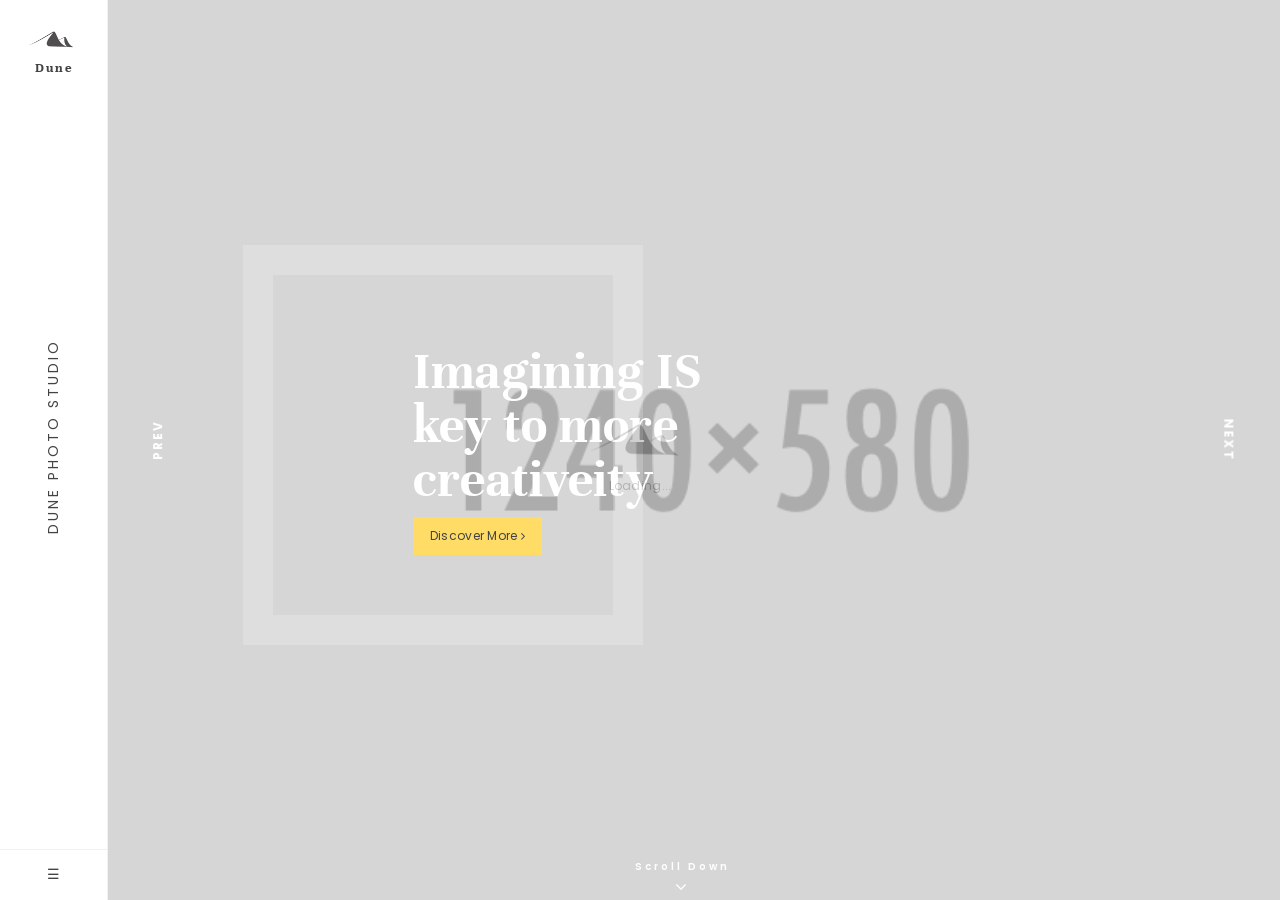
<file: flash/index.html>
<!DOCTYPE html>
<html class="no-js" lang="en">

<head>
    <meta charset="utf-8">
    <meta http-equiv="X-UA-Compatible" content="IE=edge">
    <meta name="viewport" content="width=device-width, initial-scale=1.0">
    <meta name="description" content="">
    <meta name="author" content="">
    <title>Dune - Multi Purpose Bootstrap Template</title>
    <!-- favicon -->
    <link rel="shortcut icon" href="images/logo.png">
    <!-- owl carousel CSS -->
    <link rel="stylesheet" href="css/owl.carousel.min.css">
    <!-- owl theme CSS -->
    <link rel="stylesheet" href="css/owl.theme.css">
    <!-- Pagepiling CSS -->
    <link rel="stylesheet" href="css/jquery.pagepiling.css" />
    <!-- Bootstrap core CSS -->
    <link rel="stylesheet" href="css/bootstrap.min.css">
    <!-- font-awesome CSS -->
    <link rel="stylesheet" href="css/font-awesome.min.css">
    <!-- animate CSS -->
    <link rel="stylesheet" href="css/animate.min.css">
    <!-- styles for this template -->
    <link rel="stylesheet" href="css/style.css">
    <!-- Google fonts for this template -->
    <link href="https://fonts.googleapis.com/css?family=Poppins:400,600" rel="stylesheet">
    <link href="https://fonts.googleapis.com/css?family=Unna:400,700" rel="stylesheet">
</head>

<body>
    <!--[if lt IE 8]>
            <p class="browserupgrade">You are using an <strong>outdated</strong> browser. Please <a href="http://browsehappy.com/">upgrade your browser</a> to improve your experience.</p>
        <![endif]-->
    <!-- Preloader Section -->
    <div id="loader-wrapper">
        <div class="load-content">
            <img src="images/logo.png" alt="">
            <span>Loading...</span>
        </div>
    </div>
    <!-- Preloader Section End -->
    <!--     Full Container start  -->
    <div class="container-fluid nopadding">
        <div class="row nopadding">
            <!-- Header start  -->
            <div class="col-md-1 col-sm-1 col-xs-12 header nopadding text-center">
                <!--     Logo start  -->
                <div class="logo">
                    <a href="index.html"><img class="" src="images/logo.png" alt="">
                        <h2>Dune</h2></a>
                </div>
                <!--     logo end  -->
                <div class="menu_icon" id="mynav">
                    <p onclick="openNav()">&#9776;</p>
                </div>
                <!--     sidenav start  -->
                <div id="mySidenav" class="sidenav">
                    <div class="sidenav_left">
                        <!--     Logo start  -->
                        <div class="logo_over hidden-xs">
                            <a href="index.html"><img src="images/logo.png" alt="">
                                <h2>Dune</h2></a>
                        </div>
                        <!--     Logo end  -->
                        <!--   menu start  -->
                        <ul id="menu">
                            <li data-menuanchor="page1" class="active"><a onclick="closeNav()" href="#page1">HOME</a></li>
                            <li data-menuanchor="page2"><a onclick="closeNav()" href="#page2">PORTFOLIO</a></li>
                            <li data-menuanchor="page3"><a onclick="closeNav()" href="#page3">ABOUT</a></li>
                            <li data-menuanchor="page4"><a onclick="closeNav()" href="#page4">SERVICES</a></li>
                            <li data-menuanchor="page5"><a onclick="closeNav()" href="#page5">PRICES</a></li>
                            <li data-menuanchor="page6"><a onclick="closeNav()" href="#page6">BLOG</a></li>
                            <li data-menuanchor="page7"><a onclick="closeNav()" href="#page7">CONACT</a></li>
                        </ul>
                        <!--   menu end  -->
                        <div class="menu_close">
                            <a href="javascript:void(0)" class="closebtn menu_icon" onclick="closeNav()">&times; Close</a>
                        </div>
                    </div>
                    <div class="sidenav_right hidden-xs">
                        <div class="slogan_over">
                            <h3>Dune Photo Studio</h3>
                        </div>
                    </div>
                </div>
                <!--     sidenav end  -->
            </div>
            <!-- Header end  -->
            <!-- content start  -->
            <div class="col-md-11 col-sm-11 col-xs-12 content nopadding">
                <!-- Pagepilling start -->
                <div id="pagepiling">
                    <!-- Section one area start -->
                    <div class="section" id="section1">
                        <div id="lionhero" class="owl-carousel owl-theme">
                            <div class="item">
                                <div class="slide one"></div>
                                <div class="welcome-text">
                                    <p>Imagining IS key to more creativeity</p>
                                    <a class="btn btn-lg btn-light">Discover More <i class="fa fa-angle-right"></i></a>
                                </div>
                            </div>
                            <div class="item">
                                <div class="slide two"></div>
                                <div class="welcome-text">
                                    <p>Realize & capture Beauty</p>
                                    <a class="btn btn-lg btn-light">Discover More <i class="fa fa-angle-right"></i></a>
                                </div>
                            </div>
                            <div class="item">
                                <div class="slide three"></div>
                                <div class="welcome-text">
                                    <p>Constantly redfining Luxury</p>
                                    <a class="btn btn-lg btn-light">Discover More <i class="fa fa-angle-right"></i></a>
                                </div>
                            </div>
                        </div>
                        <!-- more_link start -->
                        <div class="more_link">
                            <a href="#page2">Scroll Down <br>
                                <i class="fa fa-angle-down"></i>
                            </a>
                        </div>
                        <!-- more_link end -->
                    </div>
                    <!-- Section one area end -->
                    <!-- Section two area start -->
                    <div class="section" id="section2">
                        <!-- intro start -->
                        <div class="">
                            <div class="">
                                <div class="work_area">
                                    <h2 class="text-center">Our Work</h2>
                                    <ul id="filters">
                                        <li class="active" data-filter="*">All</li>
                                        <li data-filter=".wedding">Wedding</li>
                                        <li data-filter=".product">Product</li>
                                        <li data-filter=".nature">Nature</li>
                                        <li data-filter=".wildlife">Wildlife</li>
                                    </ul>
                                    <div class="portfolio-container isotope" id="portfolio-container">
                                        <!-- WORK 1 START -->
                                        <div class="portfolio-item col-md-4  col-sm-4  wedding">
                                            <a href="single-work.html">
                                                <div class="portfolio-column">
                                                    <div class="portfolio-hover ">
                                                        <div class="portfolio-content">
                                                            <h3>Cherry Blossom</h3>
                                                            <p>View details.</p>
                                                        </div>
                                                        <div class="portfolio-overlay"></div>
                                                    </div>
                                                    <img src="images/portfolio/1.jpg" alt="">
                                                </div>
                                            </a>
                                        </div>
                                        <!-- WORK 1 END -->
                                        <!-- WORK 2 START -->
                                        <div class="portfolio-item col-md-4  col-sm-4  product">
                                            <a href="single-work.html">
                                                <div class="portfolio-column">
                                                    <div class="portfolio-hover ">
                                                        <div class="portfolio-content">
                                                            <h3>Thoughtfulness</h3>
                                                            <p>View details.</p>
                                                        </div>
                                                        <div class="portfolio-overlay"></div>
                                                    </div>
                                                    <img src="images/portfolio/2.jpg" alt="">
                                                </div>
                                            </a>
                                        </div>
                                        <!-- WORK 2 END -->
                                        <!-- WORK 3 START -->
                                        <div class="portfolio-item col-md-4  col-sm-4  product">
                                            <a href="single-work.html">
                                                <div class="portfolio-column">
                                                    <div class="portfolio-hover ">
                                                        <div class="portfolio-content">
                                                            <h3>Ashes</h3>
                                                            <p>View details.</p>
                                                        </div>
                                                        <div class="portfolio-overlay"></div>
                                                    </div>
                                                    <img src="images/portfolio/3.jpg" alt="">
                                                </div>
                                            </a>
                                        </div>
                                        <!-- WORK 3 END -->
                                        <!-- WORK 4 START -->
                                        <div class="portfolio-item col-md-4  col-sm-4  nature">
                                            <a href="single-work.html">
                                                <div class="portfolio-column">
                                                    <div class="portfolio-hover ">
                                                        <div class="portfolio-content">
                                                            <h3>You got the look</h3>
                                                            <p>View details.</p>
                                                        </div>
                                                        <div class="portfolio-overlay"></div>
                                                    </div>
                                                    <img src="images/portfolio/4.jpg" alt="">
                                                </div>
                                            </a>
                                        </div>
                                        <!-- WORK 4 END -->
                                        <!-- WORK 5 START -->
                                        <div class="portfolio-item col-md-4  col-sm-4  wildlife">
                                            <a href="single-work.html">
                                                <div class="portfolio-column">
                                                    <div class="portfolio-hover ">
                                                        <div class="portfolio-content">
                                                            <h3>PH.D</h3>
                                                            <p>View details.</p>
                                                        </div>
                                                        <div class="portfolio-overlay"></div>
                                                    </div>
                                                    <img src="images/portfolio/5.jpg" alt="">
                                                </div>
                                            </a>
                                        </div>
                                        <!-- WORK 5 END -->
                                        <!-- WORK 6 START -->
                                        <div class="portfolio-item col-md-4  col-sm-4  wedding">
                                            <a href="single-work.html">
                                                <div class="portfolio-column">
                                                    <div class="portfolio-hover ">
                                                        <div class="portfolio-content">
                                                            <h3>Leaves</h3>
                                                            <p>View details.</p>
                                                        </div>
                                                        <div class="portfolio-overlay"></div>
                                                    </div>
                                                    <img src="images/portfolio/6.jpg" alt="">
                                                </div>
                                            </a>
                                        </div>
                                        <!-- WORK 6 END -->
                                        <!-- WORK 7 START -->
                                        <div class="portfolio-item col-md-4  col-sm-4  product">
                                            <a href="single-work.html">
                                                <div class="portfolio-column">
                                                    <div class="portfolio-hover ">
                                                        <div class="portfolio-content">
                                                            <h3>Forgotten</h3>
                                                            <p>View details.</p>
                                                        </div>
                                                        <div class="portfolio-overlay"></div>
                                                    </div>
                                                    <img src="images/portfolio/7.jpg" alt="">
                                                </div>
                                            </a>
                                        </div>
                                        <!-- WORK 7 END -->
                                        <!-- WORK 8 START -->
                                        <div class="portfolio-item col-md-4  col-sm-4  video">
                                            <a href="single-work.html">
                                                <div class="portfolio-column">
                                                    <div class="portfolio-hover ">
                                                        <div class="portfolio-content">
                                                            <h3>Sunflower</h3>
                                                            <p>View details.</p>
                                                        </div>
                                                        <div class="portfolio-overlay"></div>
                                                    </div>
                                                    <img src="images/portfolio/8.jpg" alt="">
                                                </div>
                                            </a>
                                        </div>
                                        <!-- WORK 8 END -->
                                        <!-- WORK 9 START -->
                                        <div class="portfolio-item col-md-4  col-sm-4  wildlife">
                                            <a href="single-work.html">
                                                <div class="portfolio-column">
                                                    <div class="portfolio-hover ">
                                                        <div class="portfolio-content">
                                                            <h3>Music</h3>
                                                            <p>View details.</p>
                                                        </div>
                                                        <div class="portfolio-overlay"></div>
                                                    </div>
                                                    <img src="images/portfolio/9.jpg" alt="">
                                                </div>
                                            </a>
                                        </div>
                                        <!-- WORK 9 END -->
                                    </div>
                                </div>
                            </div>
                        </div>
                        <!-- intro end -->
                    </div>
                    <!-- Section two area end -->
                    <!-- Section three area start -->
                    <div class="section" id="section3">
                        <!-- intro start -->
                        <div class="intro">
                            <div class="container-fluid nopadding">
                                <div class="row nopadding">
                                    <!-- about_left start -->
                                    <div class="col-md-6 col-sm-12 col-xs-12 about_left">
                                        <!-- about_content_top start -->
                                        <div class="about_content_top">
                                            <h2>We Are <span>Dune</span></h2>
                                            <p>Interactive digital experiences are continually becoming more amazing and more complex to produce. Our team is specially designed to create successful, custom, innovative digital products from the initial concept through full product launch. Strategists, researchers, product managers, UX/UI designers, technologists, web and mobile developers all working together, dedicated to your brand and your product. Talk To Our Team.</p>
                                        </div>
                                        <!-- about_content_top end -->
                                        <!-- about_content_bottom start -->
                                        <div class="about_content_bottom">
                                            <h1>25</h1>
                                            <p>Years
                                                <br>Working
                                                <br>Experience</p>
                                        </div>
                                        <div class="col-md-12 col-xs-12 nopadding">
                                            <h3 class="progress-title">Design</h3>
                                            <div class="progress barcolor">
                                                <div class="progress-bar" style="width: 100%;">
                                                    <div class="progress-value">95%</div>
                                                </div>
                                            </div>
                                        </div>
                                        <div class="col-md-12 col-xs-12 nopadding">
                                            <h3 class="progress-title">Marketing</h3>
                                            <div class="progress barcolor">
                                                <div class="progress-bar" style="width: 98%;">
                                                    <div class="progress-value">98%</div>
                                                </div>
                                            </div>
                                        </div>
                                        <div class="col-md-12 col-xs-12 nopadding">
                                            <h3 class="progress-title">Development</h3>
                                            <div class="progress barcolor">
                                                <div class="progress-bar" style="width: 100%;">
                                                    <div class="progress-value">100%</div>
                                                </div>
                                            </div>
                                        </div>
                                        <!-- about_content_bottom end -->
                                    </div>
                                    <!-- about_left end -->
                                    <!-- about_right start -->
                                    <div class="col-md-6 col-sm-12 col-xs-12 about_right nopadding">
                                        <img src="images/creative.jpg" alt="">
                                    </div>
                                    <!-- about_right end -->
                                </div>
                            </div>
                        </div>
                        <!-- intro end -->
                    </div>
                    <!-- Section three area end -->
                    <!-- Section four area start -->
                    <div class="section" id="section4">
                        <!-- intro start -->
                        <div class="intro">
                            <div class="container">
                                <div class="row">
                                    <!-- service area start -->
                                    <div class="col-md-12 col-sm-12 col-xs-12 service">
                                        <h2>Services we offer</h2>
                                        <ul class="nav nav-tabs">
                                            <li class="active service_icon"><a data-toggle="tab" href="#home"><i class="fa fa-modx"></i><span>Branding</span></a></li>
                                            <li class="service_icon"><a data-toggle="tab" href="#menu1"><i class="fa fa-500px"></i><span>Digital Marketin</span></a></li>
                                            <li class="service_icon"><a data-toggle="tab" href="#menu2"><i class="fa fa-handshake-o"></i><span>Consultancy</span></a></li>
                                            <li class="service_icon"><a data-toggle="tab" href="#menu3"><i class="fa fa-video-camera"></i><span>VIDEOGRAPHY</span></a></li>
                                        </ul>
                                        <div class="tab-content">
                                            <div id="home" class="tab-pane fade in active">
                                                <p>Our experience is built on a solid understanding of traditional photographic and darkroom techniques, together with the latest digital technology. Our meticulous attention to detail and expertise in colour allow us to achieve exceptional results and we back this up with the friendliest, most attentive service around.</p>
                                            </div>
                                            <div id="menu1" class="tab-pane fade">
                                                <p>Our meticulous attention to detail and expertise in colour allow us to achieve exceptional results and we back this up with the friendliest, most attentive service around. Our experience is built on a solid understanding of traditional photographic and darkroom techniques, together with the latest digital technology. </p>
                                            </div>
                                            <div id="menu2" class="tab-pane fade">
                                                <p>Our experience is built on a solid understanding of traditional photographic and darkroom techniques, together with the latest digital technology. Our meticulous attention to detail and expertise in colour allow us to achieve exceptional results and we back this up with the friendliest, most attentive service around.</p>
                                            </div>
                                            <div id="menu3" class="tab-pane fade">
                                                <p>Our meticulous attention to detail and expertise in colour allow us to achieve exceptional results and we back this up with the friendliest, most attentive service around. Our experience is built on a solid understanding of traditional photographic and darkroom techniques, together with the latest digital technology. </p>
                                            </div>
                                        </div>
                                    </div>
                                    <!-- service area end -->
                                    <!-- client_area start -->
                                    <div class="col-md-12 col-sm-12 col-xs-12 client_area">
                                        <h2>From Our Great Clients</h2>
                                        <!-- owl carousel area start -->
                                        <div id="liontestimonial" class="owl-carousel owl-theme">
                                            <!-- owl single item start -->
                                            <div class="item">
                                                <div class="client_one clients">
                                                    <img src="images/client/client1.jpg" class="img-circle" alt="Cinque Terre"><i class="quote text-right fa fa-quote-right text-right"></i>
                                                    <h4>Adam Stone <span>/CEO at Google Inc.</span></h4>
                                                    <p>Online ipsum dolor sit amet, consectetuer adipiscing elit, sed diam nonummy Online ipsum dolor sit amet, consectetuer consectetuer adipiscing elit, sed diam nonummy Online ipsum dolor sit amet</p>
                                                </div>
                                            </div>
                                            <!-- owl single item end -->
                                            <!-- owl single item start -->
                                            <div class="item">
                                                <div class="client_one clients">
                                                    <img src="images/client/client2.jpg" class="img-circle" alt="Cinque Terre"><i class="quote text-right fa fa-quote-right text-right"></i>
                                                    <h4>Mark James <span>/CEO at Facebook Inc.</span></h4>
                                                    <p>Online ipsum dolor sit amet, consectetuer adipiscing elit, sed diam nonummy Online ipsum dolor sit amet, consectetuer consectetuer adipiscing elit, sed diam nonummy Online ipsum dolor sit amet</p>
                                                </div>
                                            </div>
                                            <!-- owl single item end -->
                                            <!-- owl single item start -->
                                            <div class="item">
                                                <div class="client_one clients">
                                                    <img src="images/client/client3.jpg" class="img-circle" alt="Cinque Terre"><i class="quote text-right fa fa-quote-right text-right"></i>
                                                    <h4>Michel Peter <span>/CEO at Automobile Inc.</span></h4>
                                                    <p>Online ipsum dolor sit amet, consectetuer adipiscing elit, sed diam nonummy Online ipsum dolor sit amet, consectetuer </p>
                                                </div>
                                            </div>
                                            <!-- owl single item end -->
                                            <!-- owl single item start -->
                                            <div class="item">
                                                <div class="client_one clients">
                                                    <img src="images/client/client4.jpg" class="img-circle" alt="Cinque Terre"><i class="quote text-right fa fa-quote-right text-right"></i>
                                                    <h4>Henry Clark <span>/CEO at Netflix Inc.</span></h4>
                                                    <p>Online ipsum dolor sit amet, consectetuer adipiscing elit, sed diam nonummy Online ipsum dolor sit amet, consectetuer </p>
                                                </div>
                                            </div>
                                            <!-- owl single item end -->
                                            <!-- owl single item start -->
                                            <div class="item">
                                                <div class="client_one clients">
                                                    <img src="images/client/client2.jpg" class="img-circle" alt="Cinque Terre"><i class="quote text-right fa fa-quote-right text-right"></i>
                                                    <h4>Steve Jobs <span>/CEO at Apple Inc.</span></h4>
                                                    <p>Online ipsum dolor sit amet, consectetuer adipiscing elit, sed diam nonummy Online ipsum dolor sit amet, consectetuer </p>
                                                </div>
                                            </div>
                                            <!-- owl single item end -->
                                        </div>
                                        <!-- owl carousel area end -->
                                    </div>
                                    <!-- client_area end -->
                                </div>
                            </div>
                        </div>
                        <!-- intro end -->
                    </div>
                    <!-- Section four area end -->
                    <!-- Section five area start -->
                    <div class="section" id="section5">
                        <!-- intro start -->
                        <div class="intro">
                            <div class="container-fluid nopadding">
                                <div class="row nopadding">
                                    <div class="col-md-10 col-md-offset-1">
                                        <!-- team_top area start -->
                                        <div class="team_top text-center">
                                            <h2>Prices</h2>
                                        </div>
                                        <div class="col-md-4 col-sm-4 ">
                                            <div class="price text-center">
                                                <h4>Beginner</h4>
                                                <h3>$100</h3>
                                                <ul>
                                                    <li>Half day event</li>
                                                    <li>10 Printed images</li>
                                                    <li>1 Framed images</li>
                                                    <li>2 Outfit changes</li>
                                                    <li>20 Images on SD</li>
                                                    <li>1 Photographer</li>
                                                </ul>
                                                <button class="btn btn-default">PURCHASE</button>
                                            </div>
                                        </div>
                                        <div class="col-md-4 col-sm-4 ">
                                            <div class="price text-center">
                                                <h4>Intermediate</h4>
                                                <h3>$150</h3>
                                                <ul>
                                                    <li>Full day event</li>
                                                    <li>50 Printed images</li>
                                                    <li>5 Framed images</li>
                                                    <li>5 Outfit changes</li>
                                                    <li>50 Images on SD</li>
                                                    <li>2 Photographer</li>
                                                </ul>
                                                <button class="btn btn-primary">PURCHASE</button>
                                            </div>
                                        </div>
                                        <div class="col-md-4 col-sm-4 ">
                                            <div class="price text-center">
                                                <h4>Expert</h4>
                                                <h3>$200</h3>
                                                <ul>
                                                    <li>Full day event</li>
                                                    <li>100 Printed images</li>
                                                    <li>20 Framed images</li>
                                                    <li>10 Outfit changes</li>
                                                    <li>100 Images on SD</li>
                                                    <li>3-5 Photographer</li>
                                                </ul>
                                                <button class="btn btn-default">PURCHASE</button>
                                            </div>
                                        </div>
                                        <!-- team_top area end -->
                                    </div>
                                </div>
                            </div>
                        </div>
                        <!-- intro end -->
                    </div>
                    <!-- Section five area end -->
                    <!-- Section six area start -->
                    <div class="section " id="section6">
                        <!-- intro start -->
                        <div class="intro">
                            <div class="container-fluid nopadding">
                                <div class="row nopadding ">
                                    <!-- blog news area start -->
                                    <div class="col-md-12 blog_news">
                                        <!-- blog title start -->
                                        <div class="col-md-12 blog_title">
                                            <h2>Latest News</h2>
                                            <a href="blog.html">All Article <i class="fa fa-angle-double-right" aria-hidden="true"></i></a>
                                        </div>
                                        <!-- blog title end -->
                                        <!-- blog content start -->
                                        <div class="col-md-12 blog_content">
                                            <!-- single news area start -->
                                            <div class="news col-md-4">
                                                <div class="news_img">
                                                    <img src="images/blog/1.jpg" alt="Avatar" class="image img-responsive">
                                                    <div class="overlay">
                                                        <div class="text">
                                                            <p>Dec 15th, 2016</p>
                                                            <h3>Discover your CreativiTy</h3>
                                                            <p>Online ipsum dolor sit amet, consectetuer adipiscing elit, sed diam nonummy </p>
                                                            <a href="post.html">Continue <i class="fa fa-angle-double-right" aria-hidden="true"></i></a>
                                                        </div>
                                                    </div>
                                                </div>
                                            </div>
                                            <!-- single news area end -->
                                            <!-- single news area start -->
                                            <div class="news col-md-4">
                                                <div class="news_img">
                                                    <img src="images/blog/2.jpg" alt="Avatar" class="image img-responsive">
                                                    <div class="overlay">
                                                        <div class="text">
                                                            <p>Dec 15th, 2016</p>
                                                            <h3>Discover your CreativiTy</h3>
                                                            <p>Online ipsum dolor sit amet, consectetuer adipiscing elit, sed diam nonummy </p>
                                                            <a href="post.html">Continue <i class="fa fa-angle-double-right" aria-hidden="true"></i></a>
                                                        </div>
                                                    </div>
                                                </div>
                                            </div>
                                            <!-- single news area end -->
                                            <!-- single news area start -->
                                            <div class="news col-md-4">
                                                <div class="news_img">
                                                    <img src="images/blog/3.jpg" alt="Avatar" class="image img-responsive">
                                                    <div class="overlay">
                                                        <div class="text">
                                                            <p>Dec 15th, 2016</p>
                                                            <h3>Discover your CreativiTy</h3>
                                                            <p>Online ipsum dolor sit amet, consectetuer adipiscing elit, sed diam nonummy </p>
                                                            <a href="post.html">Continue <i class="fa fa-angle-double-right" aria-hidden="true"></i></a>
                                                        </div>
                                                    </div>
                                                </div>
                                            </div>
                                            <!-- single news area end -->
                                        </div>
                                        <!-- blog content end -->
                                    </div>
                                    <!-- blog news area end -->
                                </div>
                            </div>
                        </div>
                        <!-- intro end -->
                    </div>
                    <!-- Section six area end -->
                    <!-- Section seven area start -->
                    <div class="section " id="section7">
                        <!-- intro start -->
                        <div class="intro contact">
                            <div class="container-fluid nopadding">
                                <div class="row nopadding ">
                                    <div class="col-md-12 contact_form">
                                        <h2>Connect With Us</h2>
                                        <!-- contact form area start -->
                                        <div class="col-md-6 col-sm-6 nopadding">
                                            <form id="contactForm" class="shake" data-toggle="validator">
                                                <div class="row">
                                                    <div class="col-md-12">
                                                        <div class="form-group">
                                                            <input id="name" type="text" class="form-control" name="Name" autocomplete="off" placeholder="Name" required data-error="Please enter your name">
                                                            <div class="help-block with-errors"></div>
                                                        </div>
                                                    </div>
                                                    <div class="col-md-12">
                                                        <div class="form-group">
                                                            <input id="email" type="email" class="form-control" name="email" autocomplete="off" placeholder="E-mail" required data-error="Please enter your email">
                                                            <div class="help-block with-errors"></div>
                                                        </div>
                                                    </div>
                                                    <div class="col-md-12">
                                                        <div class="form-group">
                                                            <input id="msg_subject" type="text" class="form-control" name="msg_subject" autocomplete="off" placeholder="Subject" required data-error="Please enter your subject">
                                                            <div class="help-block with-errors"></div>
                                                        </div>
                                                    </div>
                                                </div>
                                                <div class="row">
                                                    <div class="col-md-12">
                                                        <div class="form-group">
                                                            <textarea id="message" class="form-control textarea" rows="3" name="Message" placeholder="Message" required data-error="Please enter your message subject"></textarea>
                                                            <div class="help-block with-errors"></div>
                                                        </div>
                                                    </div>
                                                </div>
                                                <div class="row">
                                                    <div class="col-md-12">
                                                        <button id="submit" type="submit" class="btn btn-contact">Send a message</button>
                                                        <div id="msgSubmit" class="h3 text-center hidden"></div>
                                                        <div class="clearfix"></div>
                                                    </div>
                                                </div>
                                            </form>
                                        </div>
                                        <!-- contact form area end -->
                                        <!-- office address area start -->
                                        <div class="col-md-5 col-sm-6 office">
                                            <div class="office-details">
                                                <i class="fa fa-map-marker"></i>
                                                <span>Dune Agency, 12 Abc Street, <br>Brooklyn, Newyork.</span>
                                            </div>
                                            <div class="office-details">
                                                <i class="fa fa-phone"></i>
                                                <span>+12345678, +12345678</span>
                                            </div>
                                            <div class="office-details">
                                                <i class="fa fa-envelope"></i>
                                                <span>shout@Dunecreative.com</span>
                                            </div>
                                        </div>
                                        <!-- office address area end -->
                                        <!-- social icon start -->
                                        <div class="col-md-1 col-sm-12 social_icon text-right">
                                            <ul class="member-social">
                                                <li><a href="#"><i class=" fa fa-twitter"></i></a></li>
                                                <li><a href="#"><i class=" fa fa-facebook"></i></a></li>
                                                <li><a href="#"><i class=" fa fa-google"></i></a></li>
                                                <li><a href="#"><i class=" fa fa-linkedin"></i></a></li>
                                                <li><a href="#"><i class=" fa fa-behance"></i></a></li>
                                            </ul>
                                        </div>
                                        <!-- social icon end -->
                                    </div>
                                </div>
                            </div>
                            <div class="container">
                                <div class="row">
                                    <div class="col-md-12 col-sm-11">
                                        <iframe class="maps_only" src="https://www.google.com/maps/embed/v1/place?key=AIzaSyAAkRJ7l3C5gDn22RTC-vJL3TwUwm7XJz4&q=Space+Needle,Seattle+WA" allowfullscreen></iframe>
                                    </div>
                                </div>
                            </div>
                            <div class="footer">
                                <p>&copy; 2017. <strong>Dune Photography</strong></p>
                            </div>
                        </div>
                        <!-- intro end -->
                    </div>
                    <!-- Section seven area end -->
                </div>
                <!-- Pagepiling end -->
            </div>
            <!-- content end -->
        </div>
    </div>
    <!--   end:  Full Container  -->
    <!-- Javascripts
    ================================================== -->
    <!-- Jquery -->
    <script src="js/jquery.min.js"></script>
    <!-- Contact JS -->
    <script src="js/form-validator.min.js"></script>
    <script src="js/contact-form-script.js"></script>
    <!-- Bootstrap JS -->
    <script src="js/bootstrap.min.js"></script>
    <!-- Isotop JS -->
    <script src="js/isotope.pkgd.min.js"></script>
    <!-- owl carousel js -->
    <script src="js/owl.carousel.min.js"></script>
    <!-- Pagepiling JS -->
    <script src="js/jquery.pagepiling.min.js"></script>
    <!-- Custom functions for this template -->
    <script src="js/main.js"></script>
</body>

</html>
</file>
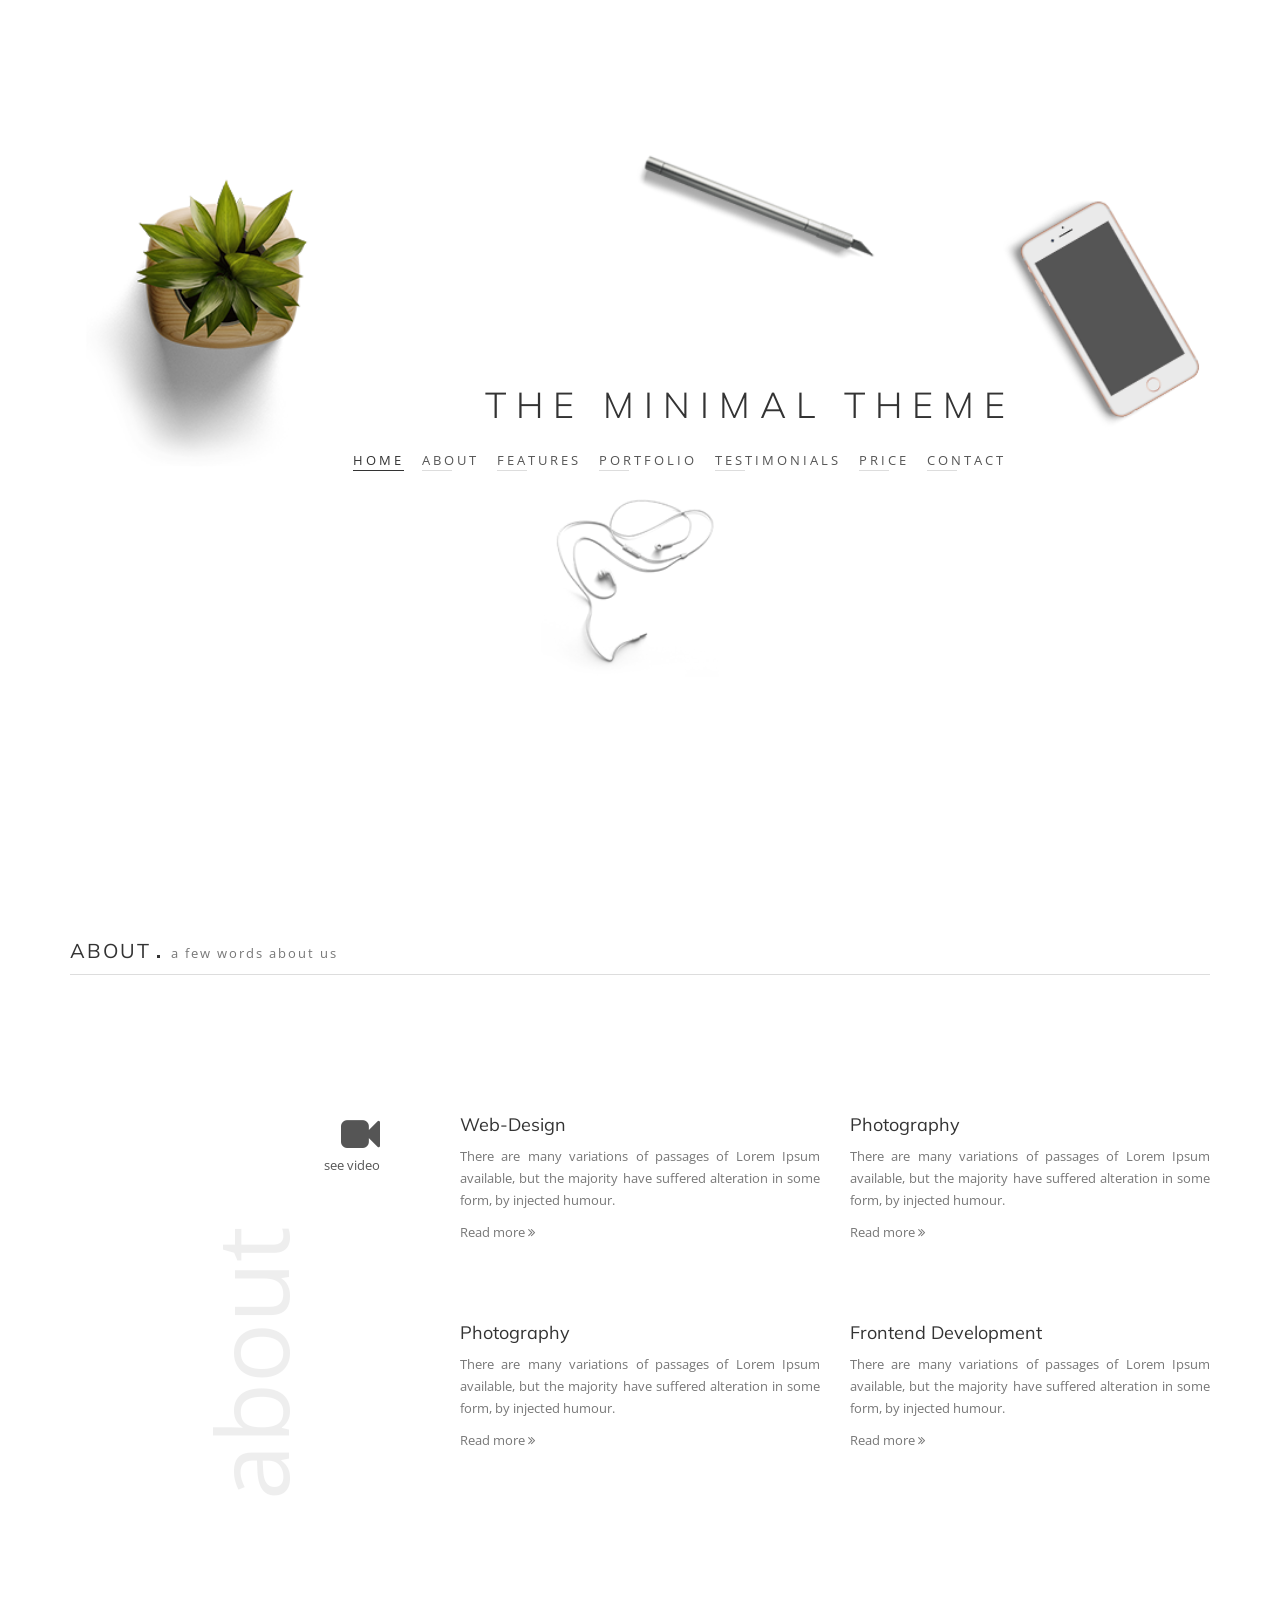
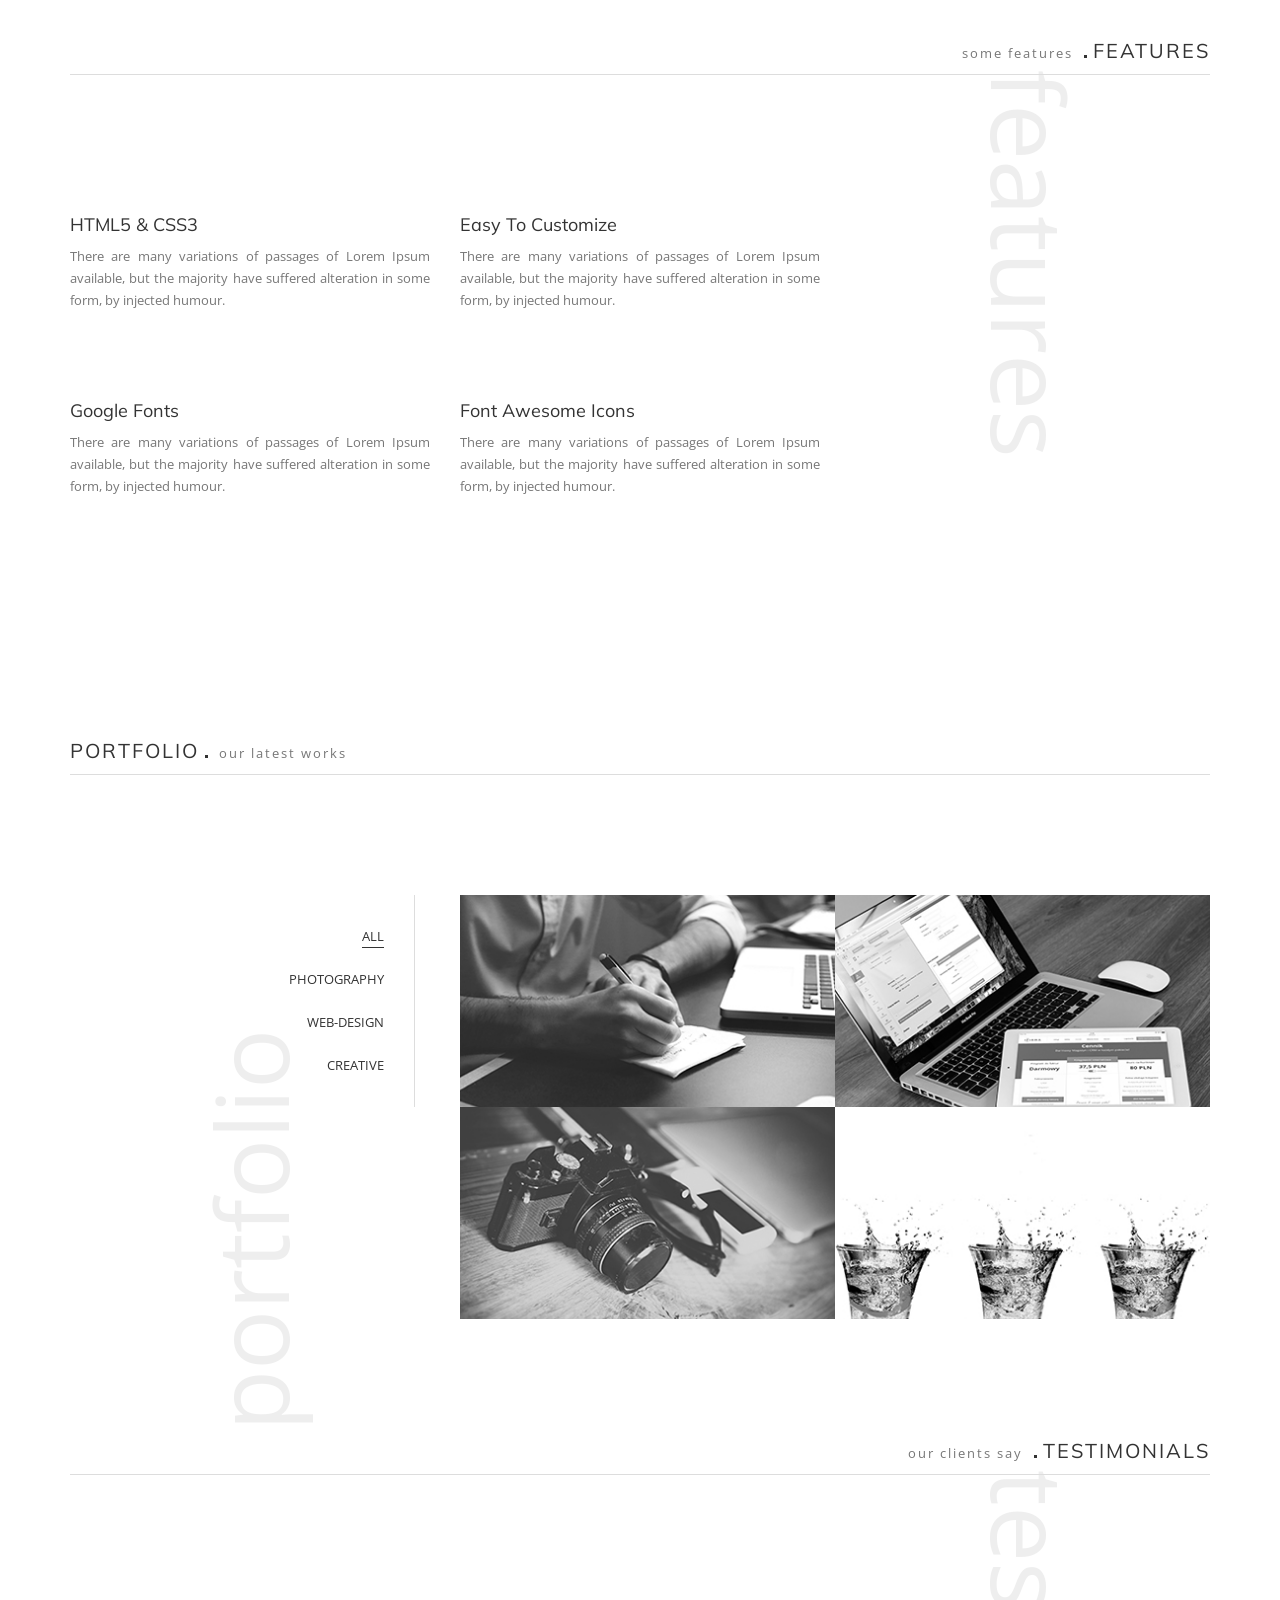
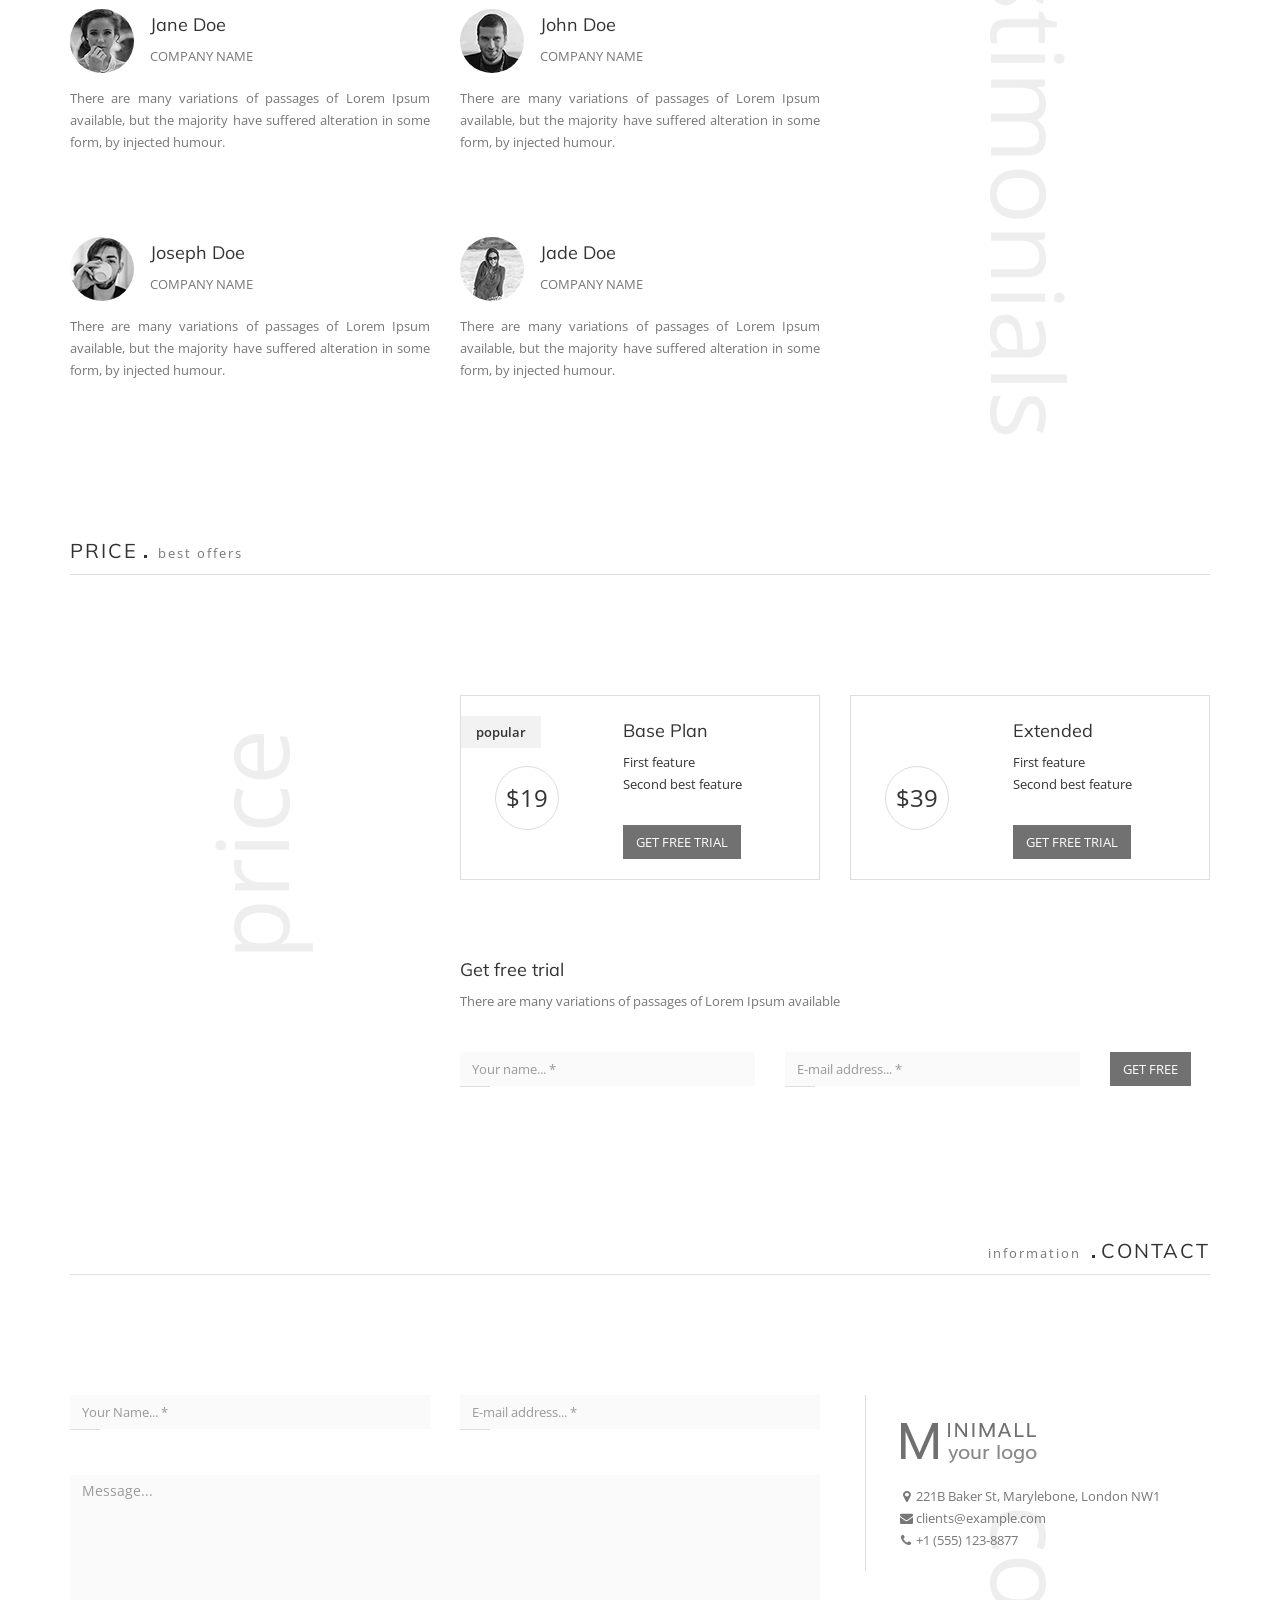
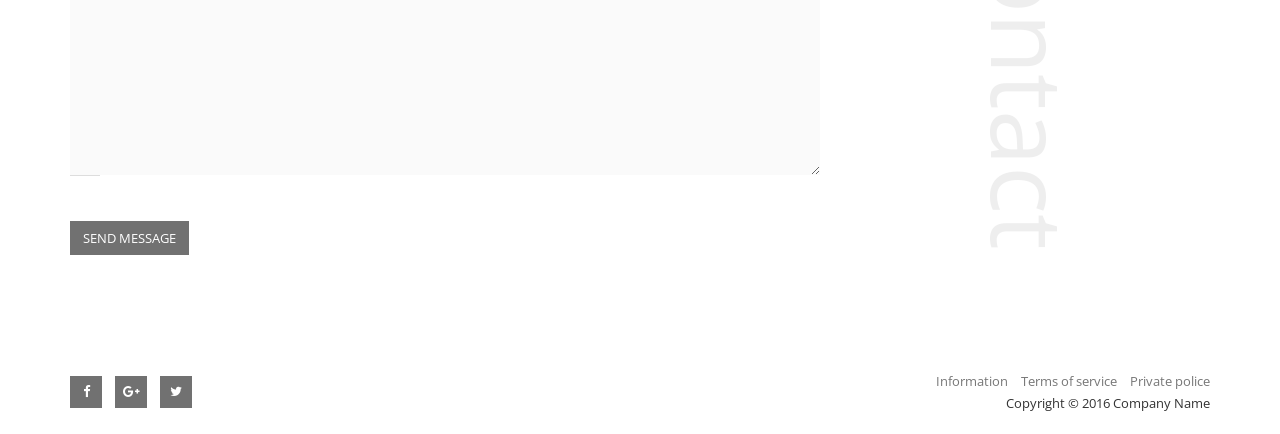
<file: minimal/index.html>
<!DOCTYPE html>
<html lang="en">
<head>

    <!-- Page title -->
    <title>MinimAll - Responsive Multipurpose Template</title>

    <!-- Meta -->
    <meta charset="utf-8">
    <meta http-equiv="X-UA-Compatible" content="IE=edge">
    <meta name="viewport" content="width=device-width, initial-scale=1">

    <!-- Icons -->
    <link rel="shortcut icon" href="img/favicon.png">
    <link rel="apple-touch-icon" href="img/apple-touch-icon-32x32.png">
    <link rel="apple-touch-icon" sizes="72x72" href="img/apple-touch-icon-72x72.png">
    <link rel="apple-touch-icon" sizes="114x114" href="img/apple-touch-icon-114x114.png">

    <!-- Styles -->
    <link rel="stylesheet" href="css/theme.css">

</head>
<body data-spy="scroll" data-target=".navbar">


<!-- PRELOADER -->
<div id="preloader">
    <div class="loader">Loading...</div>
</div>
<!-- PRELOADER -->


<!-- HEADER -->
<header id="home" data-stellar-background-ratio="0.5">

    <div class="header-text">

        <h1>The minimal theme</h1>

        <!-- Navigation -->
        <nav id="navigation" class="navbar">
            <button type="button"
                    class="navbar-toggle collapsed"
                    data-toggle="collapse"
                    data-target="#navbar"
                    aria-expanded="false"
                    aria-controls="navbar">

                <i class="fa fa-2x fa-list"></i>
            </button>
            <div id="navbar" class="navbar-collapse collapse">
                <ul class="nav navbar-nav navbar-right">
                    <li><a class="underline" href="#home">Home</a></li>
                    <li><a class="underline" href="#about">About</a></li>
                    <li><a class="underline" href="#features">Features</a></li>
                    <li><a class="underline" href="#portfolio">Portfolio</a></li>
                    <li><a class="underline" href="#testimonials">Testimonials</a></li>
                    <li><a class="underline" href="#price">Price</a></li>
                    <li><a class="underline" href="#contact">Contact</a></li>
                </ul>
            </div>
        </nav><!-- /Navigation -->

    </div>

</header>
<!-- END OF HEADER -->


<!-- MAIN -->
<main class="main-container">


    <!-- SECTION: About -->
    <section id="about" class="section">
        <div class="container">

            <!-- Section header -->
            <div class="row">
                <div class="col-md-12">
                    <header class="header header-left">
                        <h2 class="section-title">About</h2>
                        <p class="section-subtitle text-muted">A few words about us</p>
                    </header>
                </div>
            </div><!-- Section header -->

            <!-- Section content -->
            <div class="row section-content">

                <!-- Left column -->
                <div class="col-md-4 column-pv">

                    <p class="text-big text-muted text-270deg">About</p>

                    <!-- Video link -->
                    <a href="http://www.youtube.com/watch?v=uVju5--RqtY" class="iframe-popup about-video">
                        <i class="fa fa-3x fa-video-camera"></i>
                        See video
                    </a><!-- /Video link -->

                </div><!-- /Left column -->

                <!-- Right column -->
                <div class="col-md-8">
                    <div class="row">

                        <!-- Information block -->
                        <div class="col-md-6 column-pv">
                            <h3>Web-Design</h3>
                            <p class="text-muted">
                                There are many variations of passages of Lorem Ipsum available, but the majority have suffered
                                alteration in some form, by injected humour.
                            </p>
                            <a href="#">Read more <i class="fa fa-angle-double-right"></i></a>
                        </div><!-- /Information block -->

                        <!-- Information block -->
                        <div class="col-md-6 column-pv">
                            <h3>Photography</h3>
                            <p class="text-muted">
                                There are many variations of passages of Lorem Ipsum available, but the majority have suffered
                                alteration in some form, by injected humour.
                            </p>
                            <a href="#">Read more <i class="fa fa-angle-double-right"></i></a>
                        </div><!-- /Information block -->

                        <!-- Information block -->
                        <div class="col-md-6 column-pv">
                            <h3>Photography</h3>
                            <p class="text-muted">
                                There are many variations of passages of Lorem Ipsum available, but the majority have suffered
                                alteration in some form, by injected humour.
                            </p>
                            <a href="#">Read more <i class="fa fa-angle-double-right"></i></a>
                        </div><!-- /Information block -->

                        <!-- Information block -->
                        <div class="col-md-6 column-pv">
                            <h3>Frontend Development</h3>
                            <p class="text-muted">
                                There are many variations of passages of Lorem Ipsum available, but the majority have suffered
                                alteration in some form, by injected humour.
                            </p>
                            <a href="#">Read more <i class="fa fa-angle-double-right"></i></a>
                        </div><!-- /Information block -->

                    </div>
                </div><!-- /Right column -->

            </div><!-- /Section content -->


        </div>
    </section><!-- END OF SECTION: About -->


    <!-- SECTION: Features -->
    <section id="features" class="section">
        <div class="container">

            <!-- Section header -->
            <div class="row">
                <div class="col-md-12">
                    <header class="header header-right">
                        <p class="section-subtitle text-muted">Some features</p>
                        <h2 class="section-title">Features</h2>
                    </header>
                </div>
            </div><!-- /Section header -->

            <!-- Section content -->
            <div class="row section-content">

                <!-- Left column -->
                <div class="col-md-8">
                    <div class="row">

                        <!-- Information block -->
                        <div class="col-md-6 column-pv">
                            <h3>HTML5 & CSS3</h3>
                            <p class="text-muted">
                                There are many variations of passages of Lorem Ipsum available, but the majority have suffered
                                alteration in some form, by injected humour.
                            </p>
                        </div><!-- /Information block -->

                        <!-- Information block -->
                        <div class="col-md-6 column-pv">
                            <h3>Easy To Customize</h3>
                            <p class="text-muted">
                                There are many variations of passages of Lorem Ipsum available, but the majority have suffered
                                alteration in some form, by injected humour.
                            </p>
                        </div><!-- /Information block -->

                        <!-- Information block -->
                        <div class="col-md-6 column-pv">
                            <h3>Google Fonts</h3>
                            <p class="text-muted">
                                There are many variations of passages of Lorem Ipsum available, but the majority have suffered
                                alteration in some form, by injected humour.
                            </p>
                        </div><!-- /Information block -->

                        <!-- Information block -->
                        <div class="col-md-6 column-pv">
                            <h3>Font Awesome Icons</h3>
                            <p class="text-muted">
                                There are many variations of passages of Lorem Ipsum available, but the majority have suffered
                                alteration in some form, by injected humour.
                            </p>
                        </div><!-- /Information block -->

                    </div>
                </div><!-- /Left column -->

                <!-- Right column -->
                <div class="col-md-4">
                    <p class="text-big text-muted text-90deg">Features</p>
                </div><!-- /Right column -->

            </div><!-- /Section content -->

        </div>
    </section><!-- END OF SECTION: Features -->


    <!-- SECTION: Portfolio -->
    <section id="portfolio" class="section">
        <div class="container">

            <!-- Section header -->
            <div class="row">
                <div class="col-md-12">
                    <header class="header header-left">
                        <h2 class="section-title">Portfolio</h2>
                        <p class="section-subtitle text-muted">Our latest works</p>
                    </header>
                </div>
            </div><!-- /Section header -->

            <!-- Section content -->
            <div class="row section-content">

                <!-- Left column -->
                <div class="col-md-4 column-pv">

                    <p class="text-big text-muted text-270deg">Portfolio</p>

                    <!-- Portfolio filters -->
                    <ul class="portfolio-filters">
                        <li><button class="portfolio-filter-button portfolio-filter-button-active" data-filter="*">All</button></li>
                        <li><button class="portfolio-filter-button" data-filter=".photography">Photography</button></li>
                        <li><button class="portfolio-filter-button" data-filter=".web-design">Web-Design</button></li>
                        <li><button class="portfolio-filter-button" data-filter=".creative">Creative</button></li>
                    </ul><!-- /Portfolio filters -->

                </div><!-- /Left column -->

                <!-- Right column -->
                <div class="col-md-8 column-pv">
                    <div class="row">
                        <div class="col-md-12">
                            <div class="portfolio">

                                <!-- Portfolio image -->
                                <a href="#portfolio-image-1" class="portfolio-item photography">
                                    <img src="images/portfolio-image-photo-1-thumb.jpg" alt="Portfolio Image">
                                    <div class="portfolio-overlay">
                                        <div class="portfolio-text">
                                            <h3>Title</h3>
                                            <span class="portfolio-category text-muted">@ Photography</span>
                                        </div>
                                    </div>
                                </a><!-- /Portfolio image -->

                                <!-- Portfolio image modal -->
                                <div id="portfolio-image-1" class="portfolio-modal mfp-hide">
                                    <header class="header header-left">
                                        <h3 class="section-title">Title</h3>
                                        <p class="section-subtitle text-muted">Photography</p>
                                    </header>
                                    <div class="portfolio-modal-image column-mt">
                                        <img src="images/portfolio-image-photo-1.jpg" alt="Portfolio image">
                                    </div>
                                </div><!-- /Portfolio image modal -->


                                <!-- Portfolio image -->
                                <a href="#portfolio-image-2" class="portfolio-item web-design">
                                    <img src="images/portfolio-image-web-1-thumb.jpg" alt="Portfolio Image">
                                    <div class="portfolio-overlay">
                                        <div class="portfolio-text">
                                            <h3>Title</h3>
                                            <span class="portfolio-category text-muted">@ Web-Design</span>
                                        </div>
                                    </div>
                                </a><!-- /Portfolio image -->

                                <!-- Portfolio image modal -->
                                <div id="portfolio-image-2" class="portfolio-modal mfp-hide">
                                    <header class="header header-left">
                                        <h3 class="section-title">Title</h3>
                                        <p class="section-subtitle text-muted">Web-Design</p>
                                    </header>
                                    <div class="portfolio-modal-image column-mt">
                                        <img src="images/portfolio-image-web-1.jpg" alt="Portfolio image">
                                    </div>
                                </div><!-- /Portfolio image modal -->


                                <!-- Portfolio image -->
                                <a href="#portfolio-image-3" class="portfolio-item photography">
                                    <img src="images/portfolio-image-photo-2-thumb.jpg" alt="Portfolio Image">
                                    <div class="portfolio-overlay">
                                        <div class="portfolio-text">
                                            <h3>Title</h3>
                                            <span class="portfolio-category text-muted">@ Photography</span>
                                        </div>
                                    </div>
                                </a><!-- /Portfolio image -->

                                <!-- Portfolio image modal -->
                                <div id="portfolio-image-3" class="portfolio-modal mfp-hide">
                                    <header class="header header-left">
                                        <h3 class="section-title">Title</h3>
                                        <p class="section-subtitle text-muted">Photography</p>
                                    </header>
                                    <div class="portfolio-modal-image column-mt">
                                        <img src="images/portfolio-image-photo-2.jpg" alt="Portfolio Image">
                                    </div>
                                </div><!-- /Portfolio image modal -->


                                <!-- Portfolio image -->
                                <a href="#portfolio-image-4" class="portfolio-item creative">
                                    <img src="images/portfolio-image-creative-1-thumb.jpg" alt="Portfolio Image 4">
                                    <div class="portfolio-overlay">
                                        <div class="portfolio-text">
                                            <h3>Title</h3>
                                            <span class="portfolio-category text-muted">@ Creative</span>
                                        </div>
                                    </div>
                                </a><!-- /Portfolio image -->

                                <!-- Portfolio image modal -->
                                <div id="portfolio-image-4" class="portfolio-modal mfp-hide">
                                    <header class="header header-left">
                                        <h3 class="section-title">Title</h3>
                                        <p class="section-subtitle text-muted">Creative</p>
                                    </header>
                                    <div class="portfolio-modal-image column-mt">
                                        <img src="images/portfolio-image-creative-1.jpg" alt="Portfolio Image">
                                    </div>
                                </div><!-- /Portfolio image modal -->


                            </div>
                        </div>

                    </div>
                </div><!-- /Right column -->

            </div><!-- /Section content -->

        </div>
    </section><!-- END OF SECTION: Portfolio -->


    <!-- SECTION: Testimonials -->
    <section id="testimonials" class="section">
        <div class="container">

            <!-- Section header -->
            <div class="row">
                <div class="col-md-12">
                    <header class="header header-right">
                        <p class="section-subtitle text-muted">Our clients say</p>
                        <h2 class="section-title">Testimonials</h2>
                    </header>
                </div>
            </div><!-- /Section header -->

            <!-- Section content -->
            <div class="row section-content">

                <!-- Left column -->
                <div class="col-md-8">
                    <div class="row">

                        <!-- Testimonial block -->
                        <div class="col-md-6 testimonial column-pv">
                            <div class="testimonial-author">
                                <div class="testimonial-image">
                                    <img src="images/testimonial-author-picture-1.jpg" alt="Jane Doe">
                                </div>
                                <h3>Jane Doe</h3>
                                <p class="testimonial-company text-muted">Company Name</p>
                            </div>
                            <p class="text-muted">
                                There are many variations of passages of Lorem Ipsum available, but the majority have
                                suffered alteration in some form, by injected humour.
                            </p>
                        </div><!-- /Testimonial block -->

                        <!-- Testimonial block -->
                        <div class="col-md-6 testimonial column-pv">
                            <div class="testimonial-author">
                                <div class="testimonial-image">
                                    <img src="images/testimonial-author-picture-2.jpg" alt="John Doe">
                                </div>
                                <h3>John Doe</h3>
                                <p class="testimonial-company text-muted">Company Name</p>
                            </div>
                            <p class="text-muted">
                                There are many variations of passages of Lorem Ipsum available, but the majority have
                                suffered alteration in some form, by injected humour.
                            </p>
                        </div><!-- /Testimonial block -->

                        <!-- Testimonial block -->
                        <div class="col-md-6 testimonial column-pv">
                            <div class="testimonial-author">
                                <div class="testimonial-image">
                                    <img src="images/testimonial-author-picture-3.jpg" alt="Joseph Doe">
                                </div>
                                <h3>Joseph Doe</h3>
                                <p class="testimonial-company text-muted">Company Name</p>
                            </div>
                            <p class="text-muted">
                                There are many variations of passages of Lorem Ipsum available, but the majority have
                                suffered alteration in some form, by injected humour.
                            </p>
                        </div><!-- /Testimonial block -->

                        <!-- Testimonial block -->
                        <div class="col-md-6 testimonial column-pv">
                            <div class="testimonial-author">
                                <div class="testimonial-image">
                                    <img src="images/testimonial-author-picture-4.jpg" alt="Jade Doe">
                                </div>
                                <h3>Jade Doe</h3>
                                <p class="testimonial-company text-muted">Company Name</p>
                            </div>
                            <p class="text-muted">
                                There are many variations of passages of Lorem Ipsum available, but the majority have
                                suffered alteration in some form, by injected humour.
                            </p>
                        </div><!-- /Testimonial block -->

                    </div><!-- /.row -->
                </div><!-- /Left column -->

                <!-- Right column -->
                <div class="col-md-4">
                    <p class="text-big text-muted text-90deg">Testimonials</p>
                </div><!-- /Right column -->

            </div><!-- /Section content -->

        </div>
    </section><!-- END OF SECTION: Testimonials -->


    <!-- SECTION: Price -->
    <section id="price" class="section">
        <div class="container">

            <!-- Section header -->
            <div class="row">
                <div class="col-md-12">
                    <header class="header header-left">
                        <h2 class="section-title">Price</h2>
                        <p class="section-subtitle text-muted">Best offers</p>
                    </header>
                </div>
            </div><!-- /Section header -->

            <!-- Section content -->
            <div class="row section-content">

                <!-- Left column -->
                <div class="col-md-4">
                    <p class="text-big text-muted text-270deg">Price</p>
                </div><!-- /Left column -->

                <!-- Right column -->
                <div class="col-md-8">
                    <div class="row">

                        <!-- Offer -->
                        <div class="col-sm-6 col-xs-12 column-pv">
                            <div class="price-block">
                                <div class="row">
                                    <div class="price-popular">Popular</div>
                                    <div class="col-md-5">
                                        <div class="price-number">$19</div>
                                    </div>
                                    <div class="col-md-7">
                                        <h3>Base Plan</h3>
                                        <ul class="price-features">
                                            <li>First feature</li>
                                            <li>Second best feature</li>
                                        </ul>
                                        <button class="btn btn-colored price-btn" data-toggle="modal" data-target="#getfreetrial">Get Free Trial</button>
                                    </div>
                                </div>
                            </div>
                        </div><!-- /Offer -->

                        <!-- Offer -->
                        <div class="col-sm-6 col-xs-12 column-pv">
                            <div class="price-block">
                                <div class="row">
                                    <div class="col-md-5">
                                        <div class="price-number">$39</div>
                                    </div>
                                    <div class="col-md-7">
                                        <h3>Extended</h3>
                                        <ul class="price-features">
                                            <li>First feature</li>
                                            <li>Second best feature</li>
                                        </ul>
                                        <button class="btn btn-colored price-btn" data-toggle="modal" data-target="#getfreetrial">Get Free Trial</button>
                                    </div>
                                </div>
                            </div>
                        </div><!-- /Offer -->

                        <!-- Get trial block -->
                        <div class="col-sm-12 column-pv">
                            <div class="row">

                                <!-- Block header -->
                                <div class="col-md-12">
                                    <h3>Get free trial</h3>
                                    <p class="text-muted">
                                        There are many variations of passages of Lorem Ipsum available
                                    </p>
                                </div><!-- /Block header -->

                                <!-- Form -->
                                <form method="post" class="form-ajax">
                                    <input type="hidden" name="form" value="Get Free Trial">
                                    <div class="col-md-5 column-mt underline">
                                        <input type="text" class="form-control" placeholder="Your name... *" required>
                                    </div>
                                    <div class="col-md-5 column-mt underline">
                                        <input type="email" class="form-control" placeholder="E-mail address... *" required>
                                    </div>
                                    <div class="col-md-2 column-mt">
                                        <button type="submit" class="btn btn-colored">Get free</button>
                                    </div>
                                </form><!-- /Form -->

                            </div>
                        </div><!-- /Get trial block -->


                    </div><!-- /.row -->
                </div><!-- /Right column -->

            </div><!-- /Section content -->

        </div>
    </section><!-- END OF SECTION: Price -->


    <!-- SECTION: Contact -->
    <section id="contact" class="section">
        <div class="container">

            <!-- Section header -->
            <div class="row">
                <div class="col-md-12">
                    <header class="header header-right">
                        <p class="section-subtitle text-muted">information</p>
                        <h2 class="section-title">Contact</h2>
                    </header>
                </div>
            </div><!-- /Section header -->

            <!-- Section content -->
            <div class="row section-content">

                <!-- Left column -->
                <div class="col-md-8 column-pv">

                    <!-- Form -->
                    <form class="form-ajax">
                        <input type="hidden" name="form" value="Contact">
                        <div class="row">
                            <div class="form-group col-md-6 underline">
                                <input type="text" name="name" class="form-control" placeholder="Your Name... *" required>
                            </div>
                            <div class="form-group col-md-6 underline">
                                <input type="email" name="email" class="form-control" placeholder="E-mail address... *" required>
                            </div>
                        </div>
                        <div class="row column-mt">
                            <div class="form-group col-md-12 underline">
                                <textarea name="message" class="form-control" placeholder="Message... "></textarea>
                            </div>
                        </div>
                        <div class="row column-mt">
                            <div class="form-group col-md-12">
                                <button type="submit" class="btn btn-colored">Send Message</button>
                            </div>
                        </div>
                    </form><!-- /Form -->

                </div><!-- /Left column -->

                <!-- Right column -->
                <div class="col-md-4 sideline column-pv">

                    <p class="text-big text-muted text-90deg">Contact</p>

                    <!-- Contact information -->
                    <ul class="contact-information">
                        <li class="contact-logo"><a href="#"><img src="images/logo.png" alt="Company Name"></a></li>
                        <li><a href="https://maps.google.com/maps?q=221B+Baker+Street,+London,+United+Kingdom&hl=en&t=v&hnear=221B+Baker+St,+London+NW1+6XE,+United+Kingdom" class="iframe-popup"><i class="fa fa-map-marker"></i>221B Baker St, Marylebone, London NW1</a></li>
                        <li><a href="mailto:clients@example.com"><i class="fa fa-envelope"></i>clients@example.com</a></li>
                        <li><a href="#"><i class="fa fa-phone"></i>+1 (555) 123-8877</a></li>
                    </ul><!-- /Contact information -->

                </div><!-- /Right column -->

            </div><!-- /Section content -->

        </div>
    </section><!-- END OF SECTION: Contact -->


</main>
<!-- END OF MAIN -->


<!-- FOOTER -->
<footer class="footer">
    <div class="container">
        <div class="row">

            <!-- Social icons -->
            <div class="col-md-6">
                <div class="footer-social">
                    <a href="#" class="btn-colored fa fa-facebook"></a>
                    <a href="#" class="btn-colored fa fa-google-plus"></a>
                    <a href="#" class="btn-colored fa fa-twitter"></a>
                </div>
            </div><!-- /Social icons -->

            <!-- Footer links and copyright -->
            <div class="col-md-6 footer-terms">
                <div>
                    <a href="#">Information</a>
                    <a href="#">Terms of service</a>
                    <a href="#">Private police</a>
                </div>
                <div>
                    Copyright &copy; 2016 Company Name
                </div>
            </div><!-- /Footer links and copyright -->

        </div>
    </div>
</footer>
<!-- END OF FOOTER -->


<!-- MODAL: Get Free Trial -->
<div class="modal fade" id="getfreetrial" role="dialog">
    <div class="modal-dialog">
        <div class="modal-content">

            <div class="modal-header">
                <button type="button" class="close" data-dismiss="modal" aria-hidden="true">&times;</button>
                <div class="modal-title">Contact Us</div>
            </div>

            <div class="modal-body">
                <form method="post" class="form-ajax">

                    <input type="hidden" name="form" value="Get In Touch">

                    <div class="row">
                        <span class="form-contact-success-message"></span>
                    </div>

                    <div class="row-fields row">

                        <div class="form-group col-field col-sm-12 underline">
                            <input type="text" name="name" class="form-control" placeholder="Your Name... *" required>
                        </div>

                        <div class="form-group col-field col-sm-12 underline">
                            <input type="email" name="email" class="form-control" placeholder="E-mail address... *" required>
                        </div>

                        <div class="form-group col-field col-sm-12 underline">
                            <textarea name="message" class="form-control" placeholder="Message... "></textarea>
                        </div>

                        <div class="form-group col-field col-sm-12">
                            <button type="submit" class="btn btn-colored">Send Message</button>
                        </div>

                    </div>
                </form>
            </div>
        </div>
    </div>
</div>
<!-- END OF MODAL: Get Free Trial -->


<!-- MODAL: Result Message -->
<div class="modal fade" id="result" role="dialog">
    <div class="modal-dialog">
        <div class="modal-content">
            <div class="modal-header">
                <button type="button" class="close" data-dismiss="modal" aria-hidden="true">&times;</button>
                <div class="modal-title">Send Message</div>
            </div>
            <div class="modal-body">
                <p class="modal-result"></p>
            </div>
        </div>
    </div>
</div>
<!-- END OF MODAL: Result Message -->


<!-- SCRIPTS -->
<script src="js/jquery-2.2.0.min.js"></script>
<script src="js/bootstrap.min.js"></script>
<!--[if lt IE 9]>
    <script src="js/html5shiv.min.js"></script>
    <script src="js/respond.min.js"></script>
<![endif]-->
<script src="js/jquery.stellar.min.js"></script>
<script src="js/isotope.pkgd.min.js"></script>
<script src="js/jquery.magnific-popup.min.js"></script>
<script src="js/owl.carousel.min.js"></script>
<script src="js/jquery.validate.min.js"></script>
<script src="js/general.js"></script>
<!-- END OF SCRIPTS -->


</body>
</html>
</file>
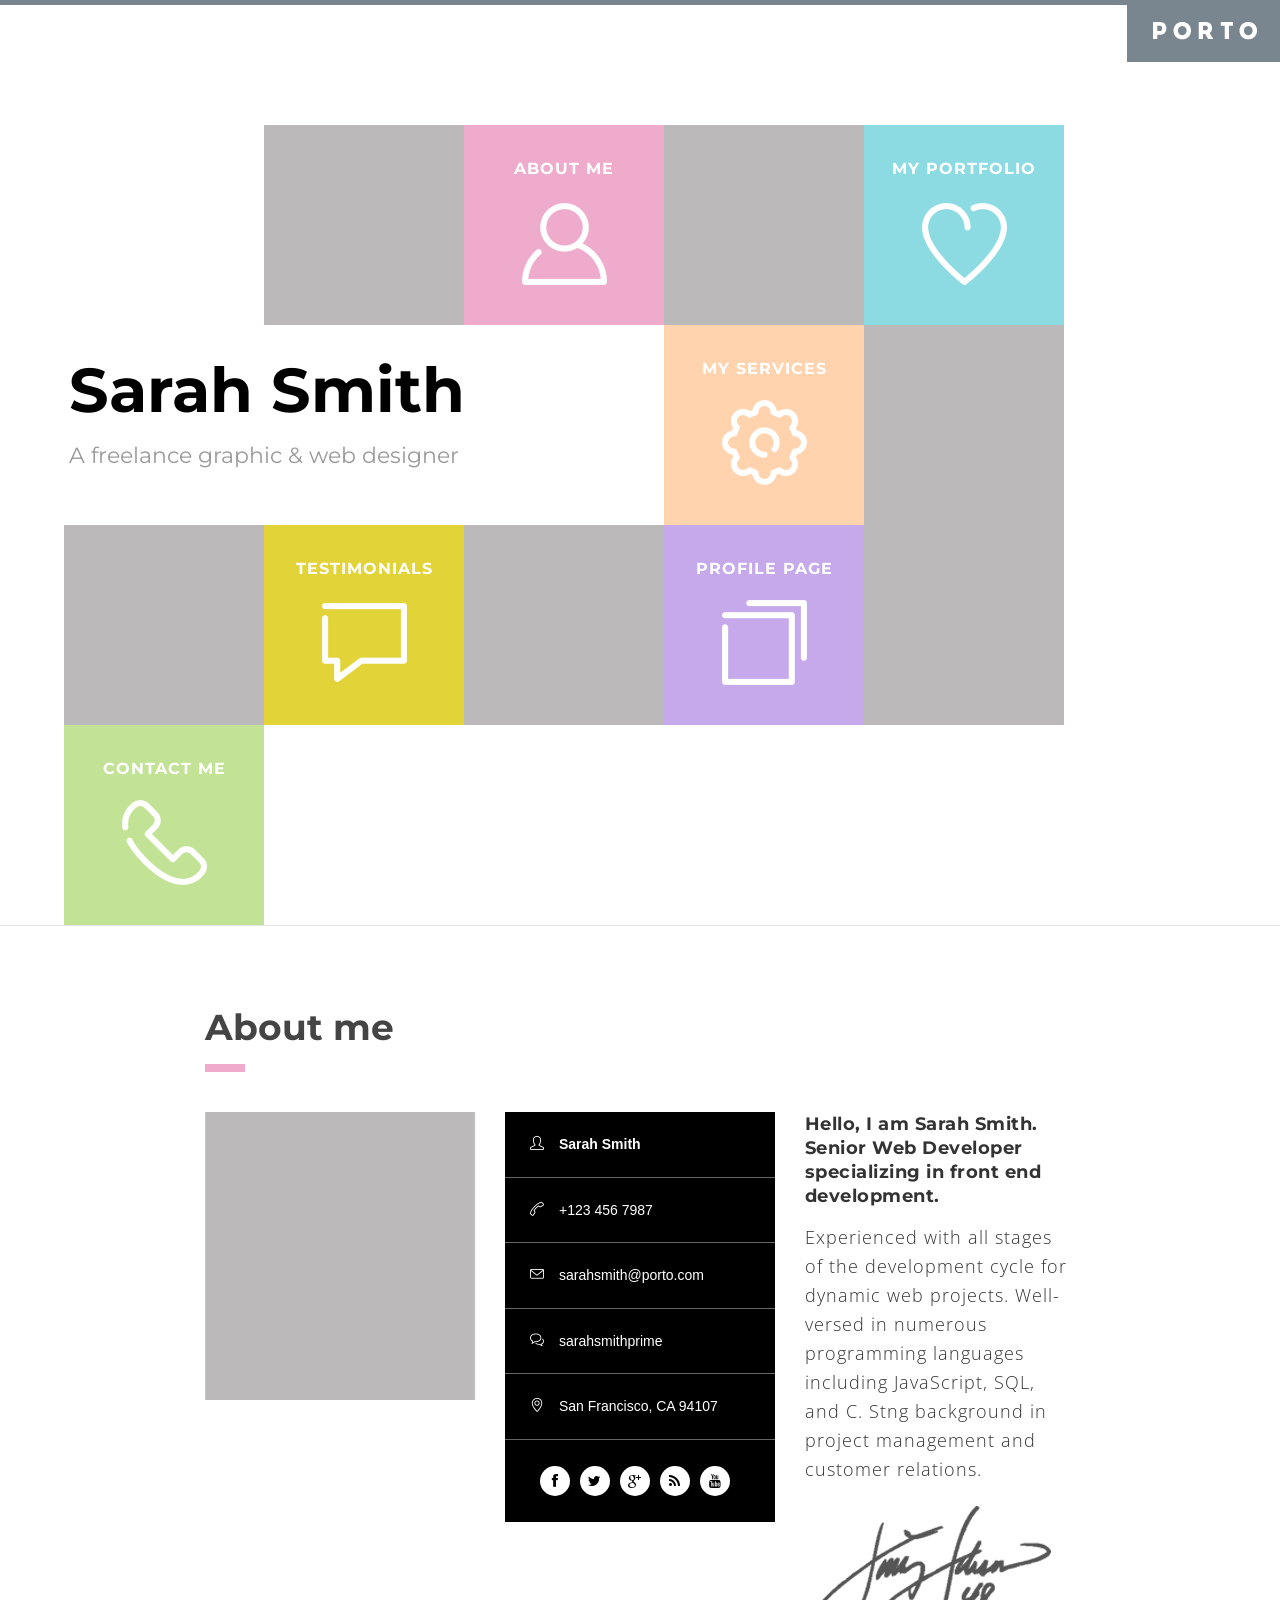
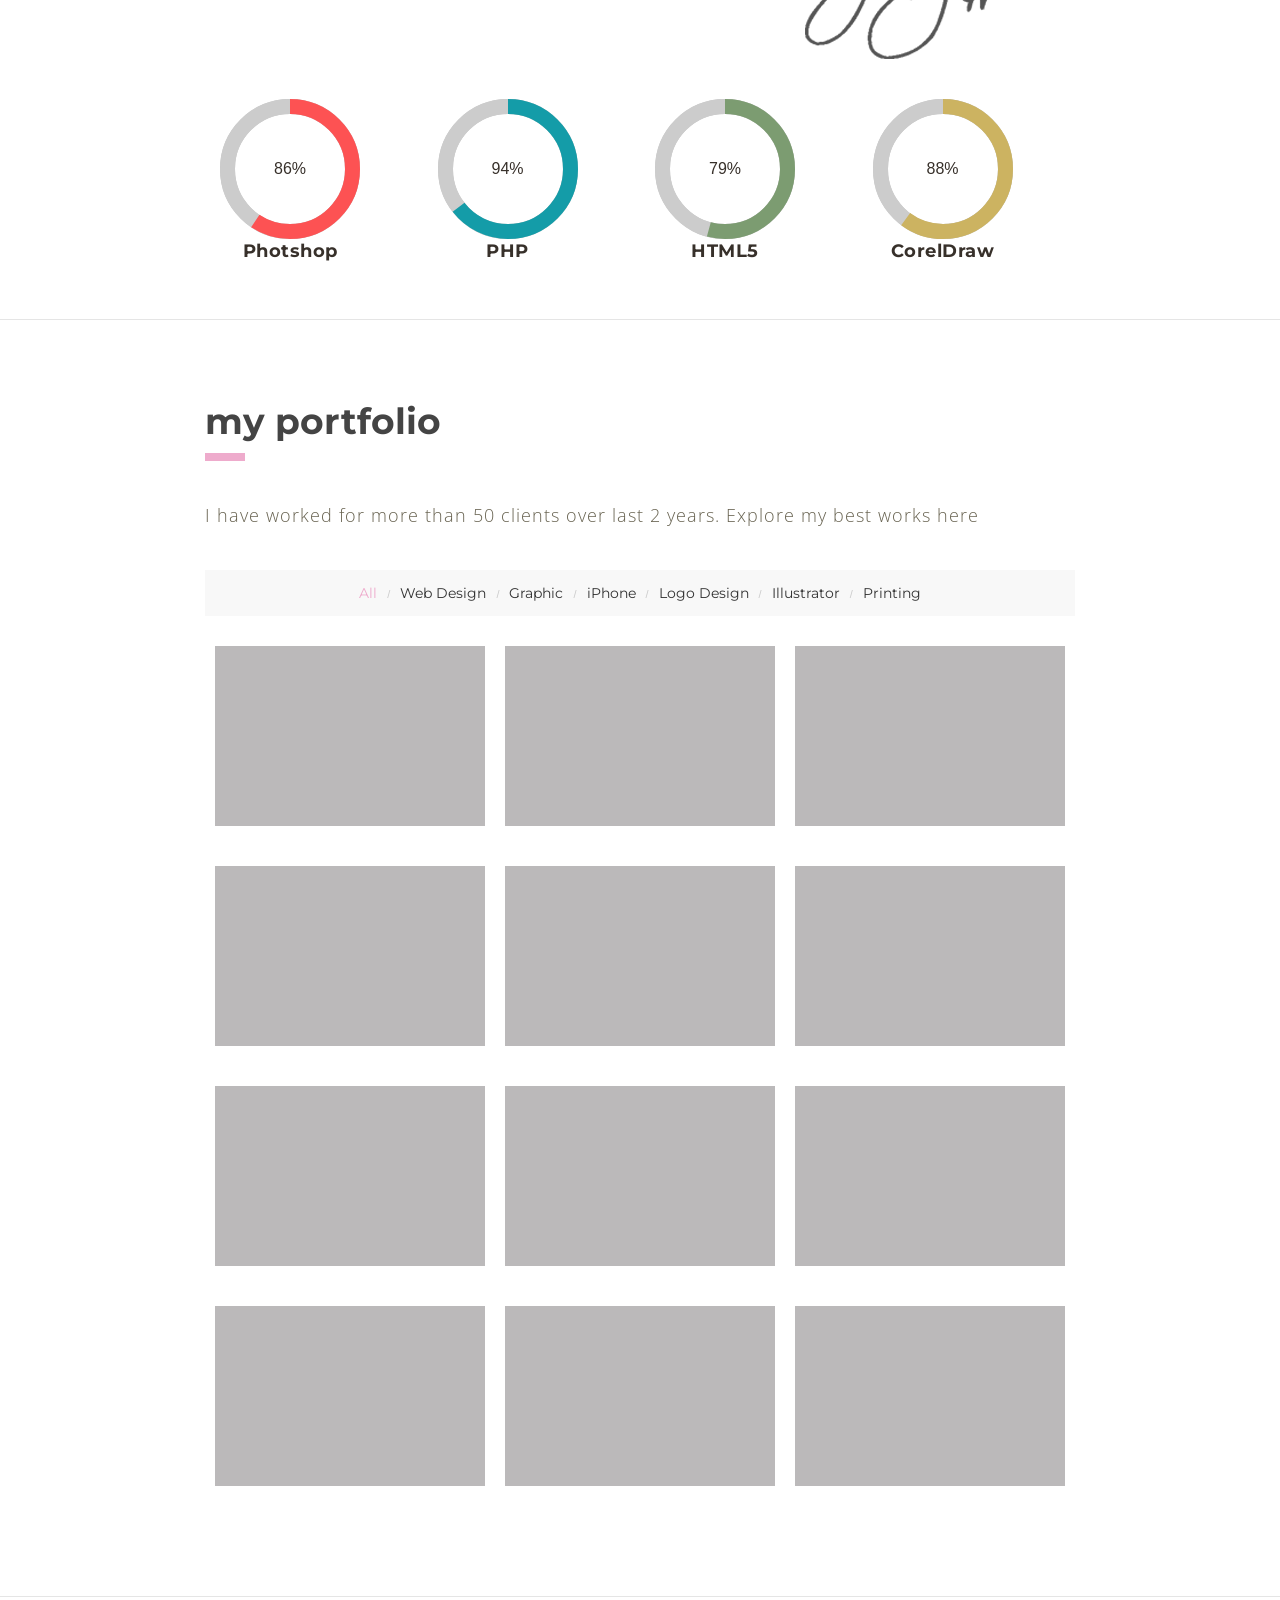
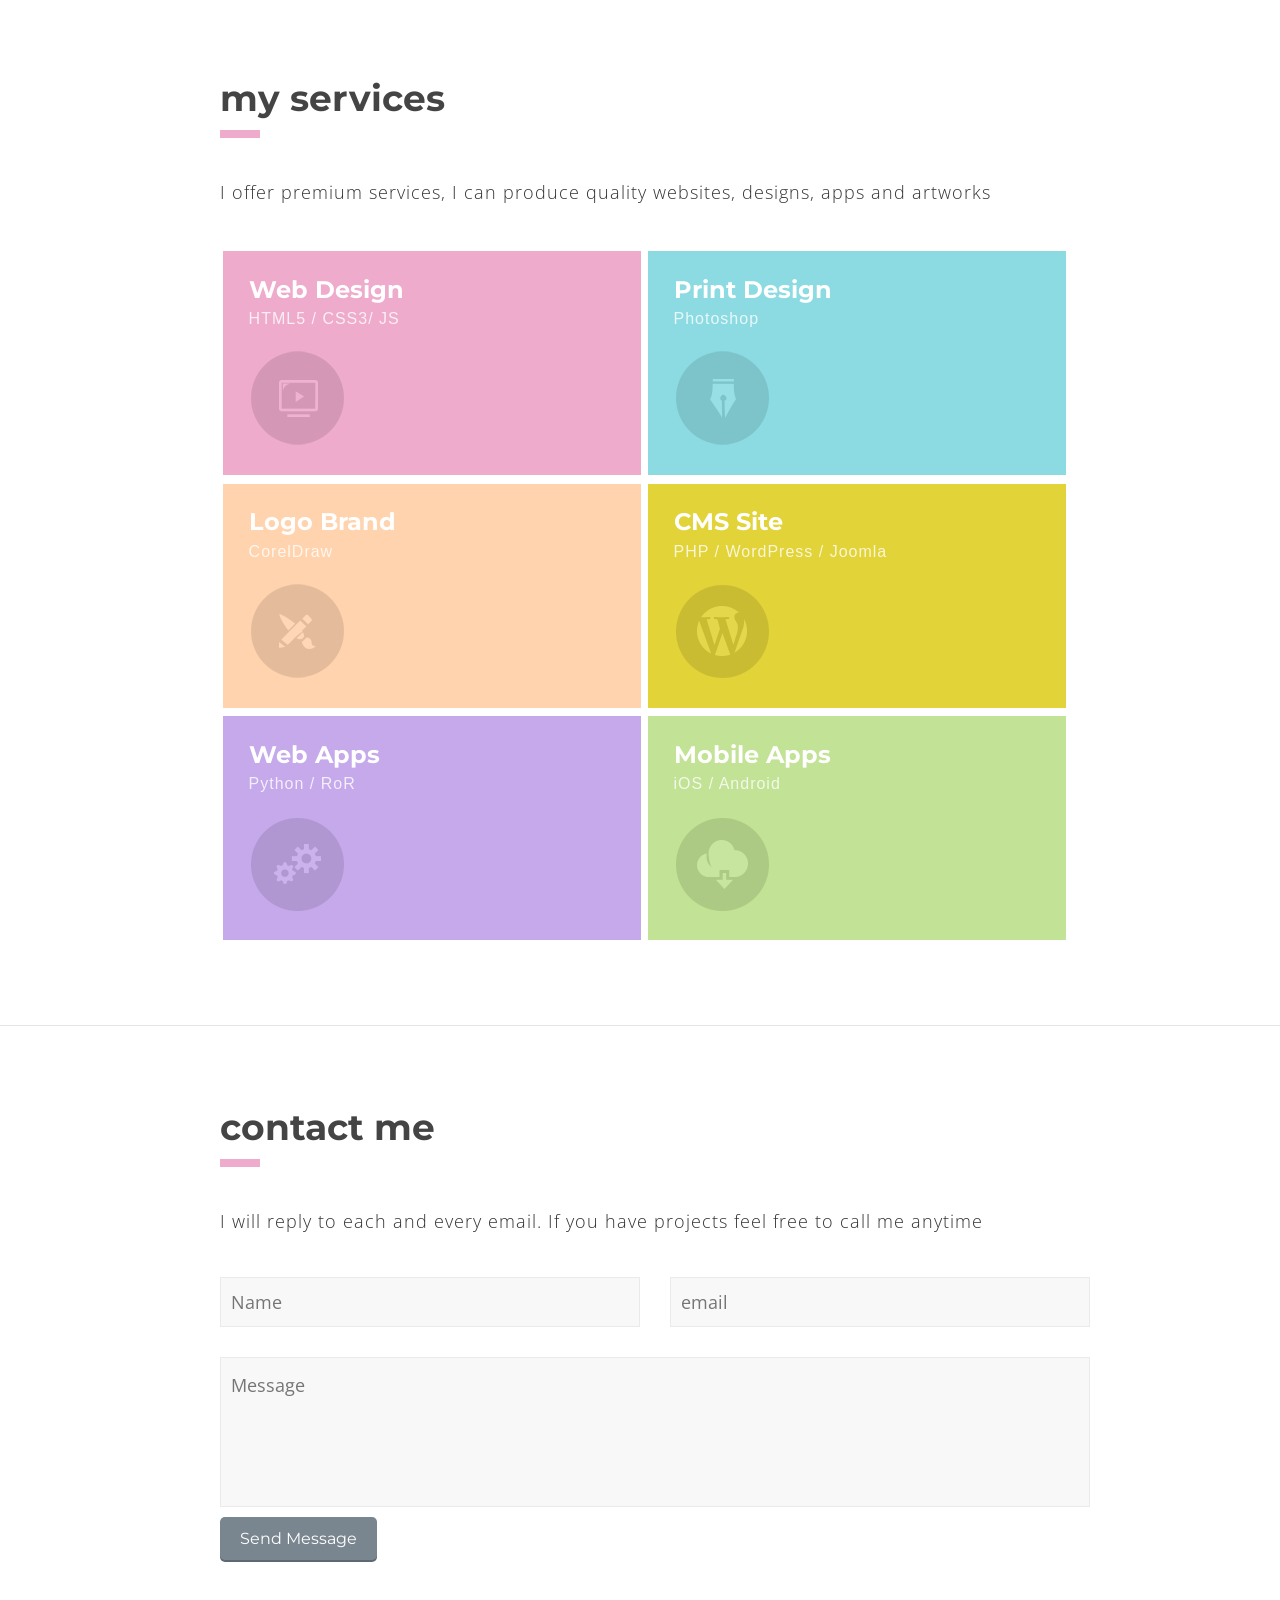
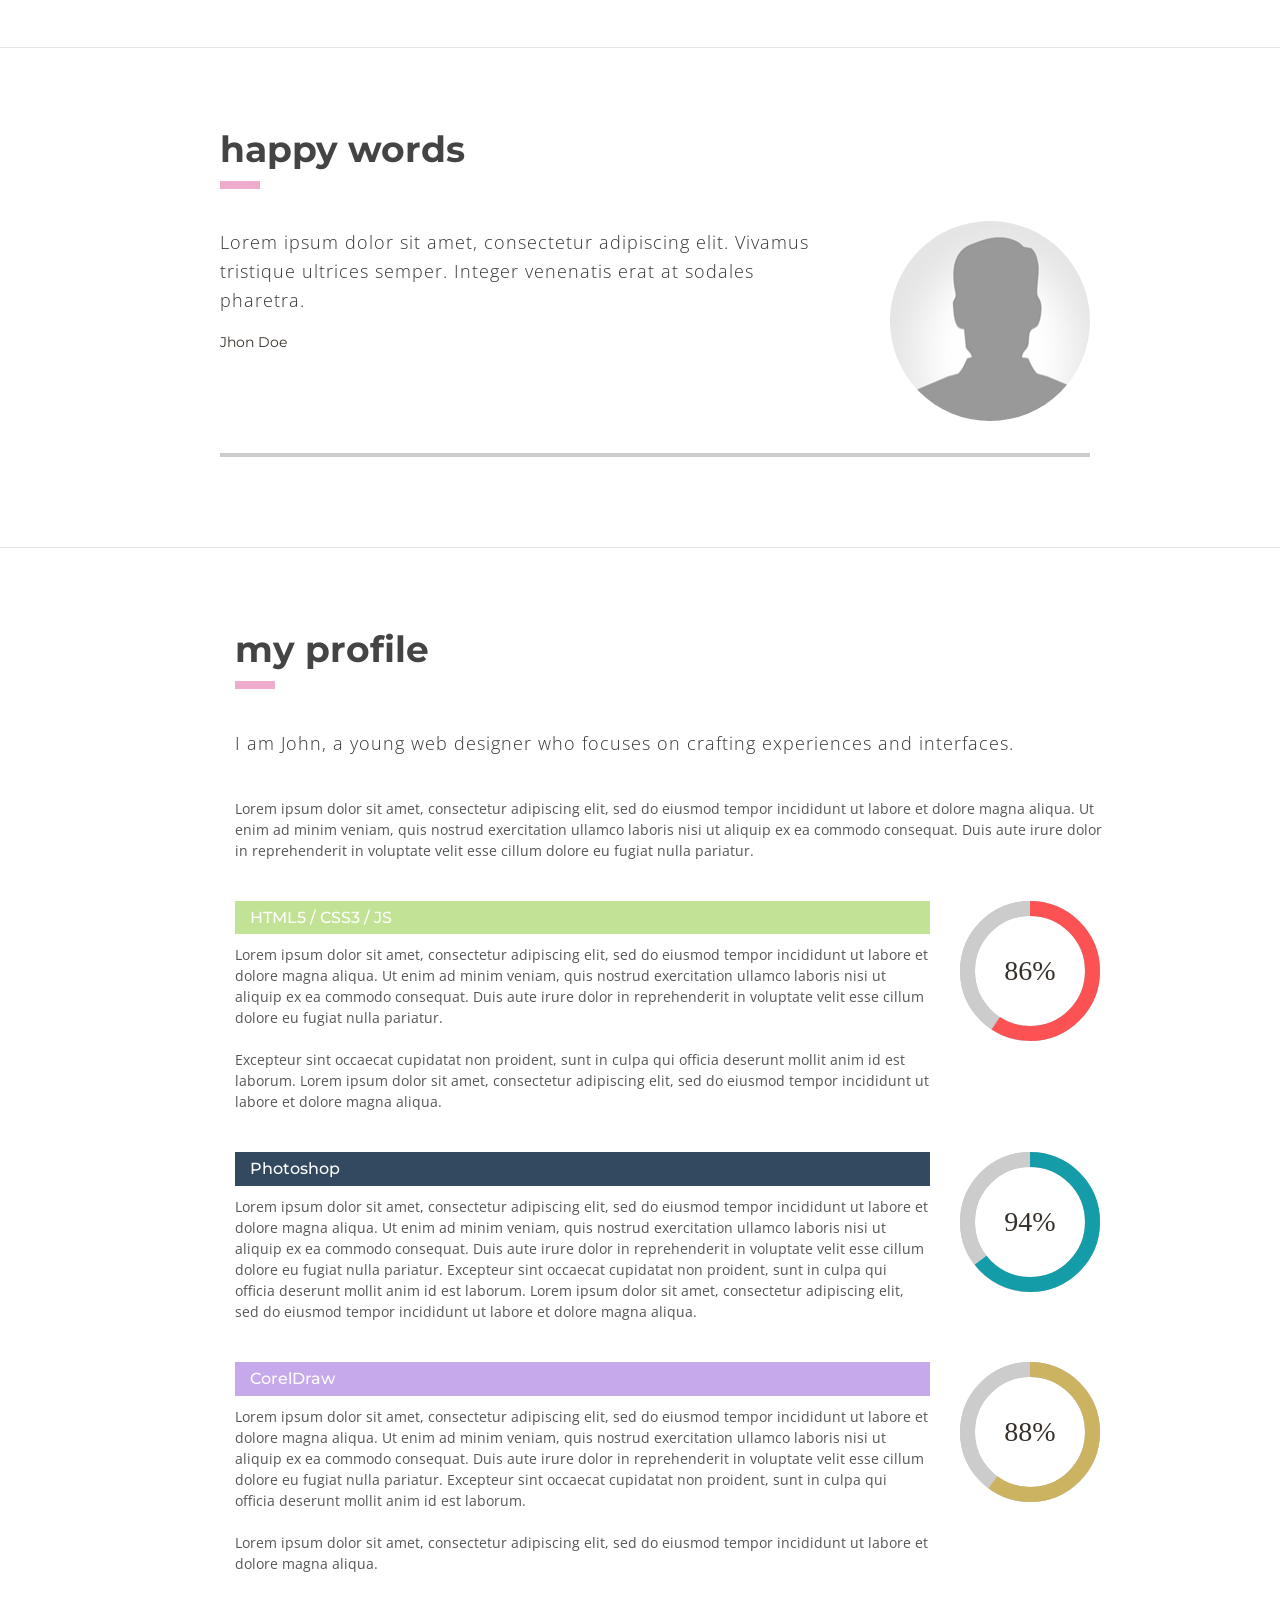
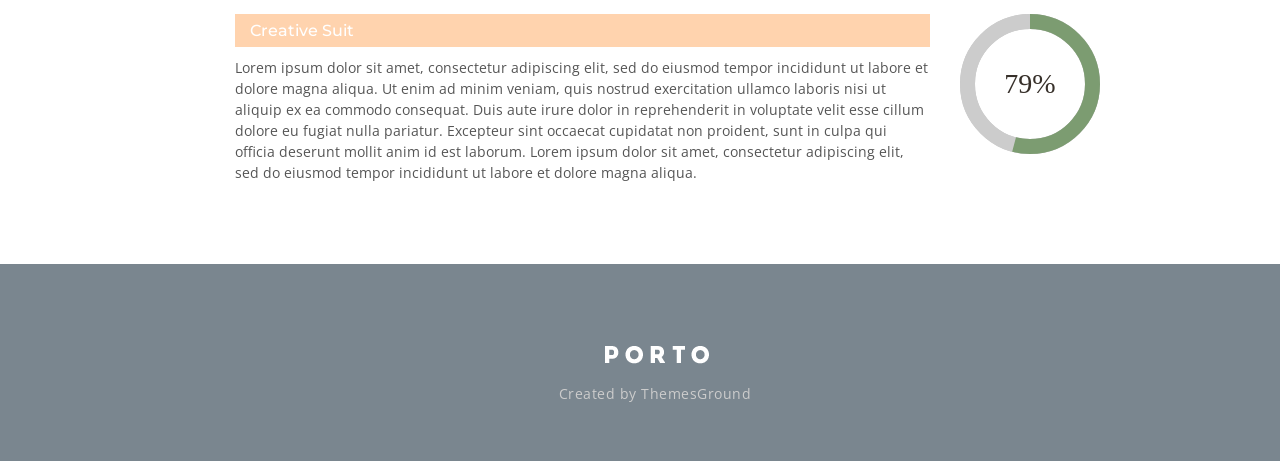
<file: pretty/index.html>
<!DOCTYPE html>
<html lang="en">
<head>
<meta charset="utf-8">
<title>porto - Easy to use Portfolio - Responsive HTML5 Template</title>
<meta name="viewport" content="width=device-width, initial-scale=1.0">
<meta name="description" content="porto by ThemesGround - An easy to use Personal Portfolio - Retina Ready and Responsive HTML5 theme">
<meta name="author" content="ThemesGround">

<link href='https://fonts.googleapis.com/css?family=Open+Sans:400,300,400italic,600,600italic,700,700italic,800' rel='stylesheet' type='text/css'>
<link href='https://fonts.googleapis.com/css?family=Montserrat:400,700' rel='stylesheet' type='text/css'>

<link href="assets/css/bootstrap.css" rel="stylesheet">
<link href="assets/css/bootstrap-theme.css" rel="stylesheet">
<link href="assets/css/extension.css" rel="stylesheet">
<link href="assets/css/font-awesome.css" rel="stylesheet">
<link href="assets/css/simple-line-icons.css" rel="stylesheet">
<link href="stylesheets/responsive-nav.css" rel="stylesheet">
<link href="stylesheets/responsive-nav.css" rel="stylesheet">
<link href="stylesheets/quotes.css" rel="stylesheet">
<link href="stylesheets/services.css" rel="stylesheet">
<link href="stylesheets/animate.css" rel="stylesheet">
<link href="stylesheets/effects.css" rel="stylesheet">
<link href="stylesheets/jquery.easy-pie-chart.css" rel="stylesheet">
<link href="stylesheets/sidemenu.css" rel="stylesheet">
<link href="stylesheets/slidingmenu.css" rel="stylesheet">
<link href="stylesheets/metro-panel.css" rel="stylesheet">
<link href="stylesheets/style.css" rel="stylesheet">



<script src="javascripts/modernizr.custom.menu.js"></script>
<script src="javascripts/modernizr.custom.quotes.js"></script>
<script src="javascripts/modernizr.custom.services.js"></script>

<!--[if lt IE 9]>
  <script src="http://html5shim.googlecode.com/svn/trunk/html5.js"></script>
  <link href="stylesheets/ie8.css" rel="stylesheet">
<![endif]-->
</head>

<body>







<!-- Mobile Only Navigation - 2 types each for small device screens -->
<!-- Sliding Navigation : starts -->
<nav class="menu visible-xs" id="sm">
  <div class="sm-wrap">
    <h1 class="sm-logo">Porto</h1>
    <i class="icon-remove menu-close"></i>
    <a class="scroll-link"  data-soffset="0" href="#home">Home</a>
    <a class="scroll-link"  data-soffset="0" href="#about">About</a>
    <a class="scroll-link"  data-soffset="0" href="#portfolio">Portfolio</a>
    <a class="scroll-link"  data-soffset="0" href="#services">Services</a>
    <a class="scroll-link"  data-soffset="0" href="#contact">Contact</a>
    <a class="scroll-link"  data-soffset="0" href="#profile">Profile Page</a>
    <a class="scroll-link"  data-soffset="0" href="#testimonials">Project Page</a>
  </div>
  <!-- Navigation Trigger Button -->
  <div id="sm-trigger"></div>
</nav>
<!-- Sliding Navigation : ends -->






<section id="mastwrap" class="sliding">
 

<div id="sidebar-nav" class="sq-side-menu hidden-xs">
    <ul>
      <!-- Starting : Nav Block -->
      <li class="porto-bg-four">
        <a class="scroll-link" id="home-link" href="#home" data-soffset="0">
          <div class="first">
            <div class="arrow-right"></div>
            <div class="content"><img alt="" title="" src="images/icons/home.png"/></div>
          </div>
          <div class="second">
            <div class="arrow-left"></div>
            <div class="content">Home</div>
          </div>
        </a>
      </li>
      <!-- Ending : Nav Block -->
      
      <!-- Starting : Nav Block -->
      <li class="porto-bg-one">
         <a class="scroll-link" id="about-link" href="#about" data-soffset="0">
          <div class="first">
            <div class="arrow-right"></div>
            <div class="content"><img alt="" title="" src="images/icons/01.png"/></div>
          </div>
          <div class="second">
            <div class="arrow-left"></div>
            <div class="content">About</div>
          </div>
        </a>
      </li>
     <!-- Ending : Nav Block -->
      
      <!-- Starting : Nav Block -->
      <li class="porto-bg-two">
        <a class="scroll-link" id="portfolio-link" href="#portfolio" data-soffset="0">
          <div class="first">
            <div class="arrow-right"></div>
            <div class="content"><img alt="" title="" src="images/icons/06.png"/></div>
          </div>
          <div class="second">
            <div class="arrow-left"></div>
            <div class="content">Portfolio</div>
          </div>
        </a>
      </li>
      <!-- Ending : Nav Block -->
      
      <!-- Starting : Nav Block -->
      <li class="porto-bg-three">
        <a class="scroll-link" id="services-link" href="#services" data-soffset="0">
          <div class="first">
            <div class="arrow-right"></div>
            <div class="content"><img alt="" title="" src="images/icons/03.png"/></div>
          </div>
          <div class="second">
            <div class="arrow-left"></div>
            <div class="content">Services</div>
          </div>
        </a>
      </li>
      <!-- Ending : Nav Block -->
      
      <!-- Starting : Nav Block -->
      <li class="porto-bg-eight">
       <a class="scroll-link" id="contact-link" href="#contact" data-soffset="0">
          <div class="first">
            <div class="arrow-right"></div>
            <div class="content"><img alt="" title="" src="images/icons/05.png"/></div>
          </div>
          <div class="second">
            <div class="arrow-left"></div>
            <div class="content">Contact</div>
          </div>
        </a>
      </li>
      <!-- Ending : Nav Block -->
      
      <!-- Starting : Nav Block -->
      <li class="porto-bg-six">
        <a class="scroll-link" id="testimonials-link" href="#testimonials" data-soffset="0">
          <div class="first">
            <div class="arrow-right"></div>
            <div class="content"><img alt="" title="" src="images/icons/02.png"/></div>
          </div>
          <div class="second">
            <div class="arrow-left"></div>
            <div class="content">Testimonials</div>
          </div>
        </a>
      </li>
      <!-- Ending : Nav Block -->
      
      <!-- Starting : Nav Block -->
      <li class="porto-bg-five">
       <a class="scroll-link" id="profile-link" href="#profile" data-soffset="0">
          <div class="first">
            <div class="arrow-right"></div>
            <div class="content"><img alt="" title="" src="images/icons/04.png"/></div>
          </div>
          <div class="second">
            <div class="arrow-left"></div>
            <div class="content">Profile</div>
          </div>
        </a>
      </li>
      <!-- Ending : Nav Block -->
     
    </ul>
    <!-- end sq-side-menu ul -->
  </div>
  <!-- end sq-side-menu -->


<div id="logo" class="hidden-xs"><img alt="" title="" src="images/logo.png"/></div>


<!-- HEADER : STARTS -->


<!-- HOME : STARTS -->
<section id="home">
<section id="metro-panel" class="fx fx-bounceIn">

      <!-- stripe:starts  -->
      <div class="stripe clearfix">

        <!-- Tile : Starts -->
        <div class="tile tile-01 transparent">
        
        </div>
       <!-- Tile : Ends -->


        <!-- Tile : Starts -->
        <div class="tile tile-01 thumb">
        <div class="tile-nav flipX">
            <img alt="" title="" class="img1" src="images/tiles/profile-img1.jpg">
            <img alt="" title="" class="img2" src="images/tiles/profile-img.jpg">
          </div>
        </div>
       <!-- Tile : Ends -->

        <!-- Tile : Starts -->
        <div class="tile nav-tile tile-01  porto-bg-one">
          <a class="tile-nav scroll-link" href="#about" data-soffset="0">
            <div class="nav-hover porto-bg-four">
                <h5>Hello, I am Sarah Smith. A freelance graphic designer.</h5>
             </div>
            <span>About Me</span>
            <img alt="" title="" src="images/icons/01.png"/>
          </a>
        </div>
       <!-- Tile : Ends -->

        <!-- Tile : Starts -->
        <div class="tile tile-01 thumb">
          <div class="tile-nav flipX">
            <img alt="" title="" class="img1" src="images/tiles/03a.jpg">
            <img alt="" title="" class="img2" src="images/tiles/03b.jpg">
          </div>
        </div>
       <!-- Tile : Ends -->

        <!-- Tile : Starts -->
        <div class="tile nav-tile tile-01  porto-bg-two">
          <a class="tile-nav scroll-link" href="#portfolio" data-soffset="0">
            <div class="nav-hover porto-bg-four">
                <h5>27 Applications, 87 Websites & 52 Illustrations</h5>
             </div>
            <span>My Portfolio</span>
            <img alt="" title="" src="images/icons/06.png"/>
          </a>
        </div>
       <!-- Tile : Ends -->

        <!-- Tile : Starts -->
         <div class="tile transparent">
        </div>
       <!-- Tile : Ends -->


       <!-- Tile : Starts -->
        <div class="slogan tile-03   text-left">
          <div class="inner">
            <h1>Sarah Smith</h1>
          <h3>A freelance graphic & web designer</h3>
          </div>
        </div>
       <!-- Tile : Ends -->
        
       <!-- Tile : Starts -->
        <div class="tile nav-tile tile-01  porto-bg-three">
          <a class="tile-nav scroll-link" href="#services" data-soffset="0">
            <div class="nav-hover porto-bg-four">
                <h5>Web Design / iPhone Application / Graphic Design / Android Application</h5>

             </div>
            <span>My Services</span>
            <img alt="" title="" src="images/icons/03.png"/>
          </a>
        </div>
       <!-- Tile : Ends -->

        <!-- Tile : Starts -->
        <div class="tile tile-01 thumb">
          <div class="tile-nav flipX">
            <img alt="" title="" class="img1" src="images/tiles/02a.jpg">
            <img alt="" title="" class="img2" src="images/tiles/02b.jpg">
          </div>
        </div>
       <!-- Tile : Ends -->

        <!-- Tile : Starts -->
        <div class="tile tile-01 thumb">
          <div class="tile-nav flipY">
            <img alt="" title="" class="img1" src="images/tiles/05a.jpg">
            <img alt="" title="" class="img2" src="images/tiles/05b.jpg">
          </div>
        </div>
       <!-- Tile : Ends -->

        <!-- Tile : Starts -->
         <div class="tile nav-tile tile-01 porto-bg-six">
          <a class="tile-nav scroll-link" href="#testimonials" data-soffset="0">
            <div class="nav-hover porto-bg-four">
                <h5>Customer love us, Happy Words</h5>

             </div>
            <span>Testimonials</span>
            <img alt="" title="" src="images/icons/02.png"/>
          </a>
        </div>
       <!-- Tile : Ends -->

       


        <!-- Tile : Starts -->
        <div class="tile tile-01 thumb">
          <div class="tile-nav flipX">
            <img alt="" title="" class="img1" src="images/tiles/01a.jpg">
            <img alt="" title="" class="img2" src="images/tiles/01b.jpg">
          </div>
        </div>
       <!-- Tile : Ends -->

                
        <!-- Tile : Starts -->
        <div class="tile nav-tile tile-01 porto-bg-five">
          <a href="#profile" class="tile-nav">
            <div class="nav-hover porto-bg-four">
                <h5>Our Professional Skills and Education</h5>

             </div>
            <span>Profile Page</span>
            <img alt="" title="" src="images/icons/04.png"/>
          </a>
        </div>
       <!-- Tile : Ends -->
        <!-- Tile : Starts -->
         <div class="tile tile-01 thumb">
          <div class="tile-nav flipY">
            <img alt="" title="" class="img1" src="images/tiles/06a.jpg">
            <img alt="" title="" class="img2" src="images/tiles/06b.jpg">
          </div>
        </div>
       <!-- Tile : Ends -->

        <!-- Tile : Starts -->
        <div class="tile nav-tile tile-01 porto-bg-eight">
          <a class="tile-nav scroll-link" href="#contact" data-soffset="0">
            <div class="nav-hover porto-bg-four">
                <h5>Have a question or message for me?</h5>
          
             </div>
            <span>Contact Me</span>
            <img alt="" title="" src="images/icons/05.png"/>
          </a>
        </div>
       <!-- Tile : Ends -->
        
      </div>
      <!-- stripe :ends-->

          
  </section>
</section>
<!-- HOME : ENDS -->


<!-- ABOUT : STARTS -->
<section id="about" class="page-section navigation-fadeIn">


      <section class="container">
<div class="block row">
      
          <article class="text-left">
            <h2 class="page-heading">About me</h2>
            <div class="liner"><span></span></div>
          </article>


        <div class="row add-top">
        <div class="col-md-4"><img alt="profile" title="" src="images/profile-pic.jpg"/></div>
        <div class="col-md-4"><div class="info-block">
       <ul>
       <li class="name"><strong>Sarah Smith</strong></li>
       <li class="phone">+123 456 7987</li>
       <li class="email">sarahsmith@porto.com</li>
       <li class="chat">sarahsmithprime</li>
       <li class="address">San Francisco, CA 94107</li>
        <li><div class="social-buttons">
     <a class="facebook" href="#" target="_blank"></a>
     <a class="twitter" href="#" target="_blank"></a>
     <a class="google-plus" href="#" target="_blank"></a>
     <a class="rss" href="#" target="_blank"></a>
     <a class="pintrest" href="#" target="_blank"></a>


     </div></li>
       </ul>
       </div>
       </div>
          <article class="col-md-4 text-left">
            <p class="welcome-text"><span>Hello, I am Sarah Smith. Senior Web Developer specializing in front end development.</span> Experienced with all stages of the 
development cycle for dynamic web projects. Well-versed in numerous programming languages including JavaScript, SQL,
and C. Stng background in project management and customer relations.</p>
<br>
<img alt="sign" title="" src="images/signature.png" style="width:auto"/>
          </article>
        </div>


        <div class=" add-top">
          <article class="col-md-3 col-xs-6 text-center">
            <div class="chart1" data-percent="86">86%<span>Photshop</span></div>
          </article>
          <article class="col-md-3 col-xs-6 text-center">
            <div class="chart2" data-percent="94">94%<span>PHP</span></div>
          </article>
          <article class="col-md-3  col-xs-6 text-center">
            <div class="chart3" data-percent="79">79%<span>HTML5</span></div>
          </article>
          <article class="col-md-3  col-xs-6 text-center">
            <div class="chart4" data-percent="88">88%<span>CorelDraw</span></div>
          </article>
        </div>


        
</div>
        
      </section>
          
</section>
<!-- ABOUT : ENDS -->










<!-- PORTFOLIO : STARTS -->
<section id="portfolio" class="page-section">

      <section class="container">
<div class="block row">
        <div class="row">
          <article class="col-md-12 text-left">
            <h2 class="page-heading">my portfolio</h2>
            <div class="liner"><span></span></div>
          </article>
        </div>

        <div class="row add-top add-bottom">
          <article class="col-md-12 text-left">
            <p class="welcome-text">I have worked for more than 50 clients over last 2 years. Explore my best works here</p>
          </article>
        </div>

 


    <div class="porto-bg-eleven common-pad">

          <article class="text-left ">
            <!-- Container element for a single portfolio item. Do not remove! -->


            <!-- Filter -->
             <div id="filter" class="clearfix">
                  <div id="filter_wrapper">
                       <ul id="portfolioFilter">
                           <li class="active"><a href="#" class="all"><span class="current">All</span></a></li>
                           <li class="separator">/</li>
                           <li><a href="#" class="category1"><span>Web Design</span></a></li>
                           <li class="separator">/</li>
                           <li><a href="#" class="category2"><span>Graphic</span></a></li>
                           <li class="separator">/</li>
                           <li><a href="#" class="category3"><span>iPhone</span></a></li>
                           <li class="separator">/</li>
                           <li><a href="#" class="category4"><span>Logo Design</span></a></li>
                           <li class="separator">/</li>
                           <li><a href="#" class="category5"><span>Illustrator</span></a></li>
                           <li class="separator">/</li>
                           <li><a href="#flickr-panel" class="scroll-link" data-soffset="90"><span>Printing</span></a></li>
                       </ul>
                  </div>
             </div>
             <!-- End: Filter -->
          </article>
    </div>


        <div class="">
          <section id="portfolio-wrap" class="clearfix">

    
    
     

     <!-- Thumbnails -->
     <div id="portfolio_thumbs">
     
          <ul class="sortablePortfolio clearfix">

              <!-- 1st thumb -->
              <li data-type="category1" class="simple-bg-one">
                  <!-- Thumbnail -->
                  <a href="#" class="more_info">
                     <img alt="simple" title="simple" src="images/portfolio_thumbs/portfolio1.jpg"/>
                     <img alt="simple" title="simple" src="images/portfolio_thumbs/portfolio1_rollover.jpg" class="rollover" />
                  </a>
                  <!-- Info -->
                  <div class="item_info">
                       <h3><a href="#" class="more_info"><span class="porto-bg-one">Project TItle</span></a></h3>
                       <p><span>image slider</span></p>
                  </div>
              </li>
              
              <!-- 2nd thumb -->
              <li data-type="category2" class="simple-bg-two">
                  <!-- Thumbnail -->
                  <a href="#" class="more_info">
                     <img alt="simple" title="simple" src="images/portfolio_thumbs/portfolio1.jpg"/>
                     <img alt="simple" title="simple" src="images/portfolio_thumbs/portfolio1_rollover.jpg" class="rollover" />
                  </a>
                  <!-- Info -->
                  <div class="item_info">
                       <h3><a href="#" class="more_info"><span class="porto-bg-two">Project TItle</span></a></h3>
                       <p><span>youtube</span></p>
                  </div>
              </li>
              
              <!-- 3rd thumb -->
              <li data-type="category3" class="simple-bg-three">
                  <!-- Thumbnail -->
                  <a href="#" class="more_info">
                     <img alt="simple" title="simple" src="images/portfolio_thumbs/portfolio1.jpg"/>
                     <img alt="simple" title="simple" src="images/portfolio_thumbs/portfolio1_rollover.jpg" class="rollover" />
                  </a>
                  <!-- Info -->
                  <div class="item_info">
                       <h3><a href="#" class="more_info"><span class="porto-bg-three">Project TItle</span></a></h3>
                       <p><span>vimeo</span></p>
                  </div>
              </li>
              
              <!-- 4th thumb -->
              <li data-type="category1" class="simple-bg-four">
                  <!-- Thumbnail -->
                  <a href="#" class="more_info">
                     <img alt="simple" title="simple" src="images/portfolio_thumbs/portfolio1.jpg"/>
                     <img alt="simple" title="simple" src="images/portfolio_thumbs/portfolio1_rollover.jpg" class="rollover" />
                  </a>
                  <!-- Info -->
                  <div class="item_info">
                       <h3><a href="#" class="more_info"><span class="porto-bg-four">Project TItle</span></a></h3>
                       <p><span>image slider</span></p>
                  </div>
              </li>
              
              <!-- 5th thumb -->
              <li data-type="category4" class="simple-bg-five">
                  <!-- Thumbnail -->
                  <a href="#" data-gal="prettyPhoto[gallery]">
                     <img alt="simple" title="simple" src="images/portfolio_thumbs/portfolio1.jpg"/>
                     <img alt="simple" title="simple" src="images/portfolio_thumbs/portfolio1_rollover.jpg" class="rollover" />
                  </a>
                  <!-- Info -->
                  <div class="item_info">
                       <h3><a href="#" data-gal="prettyPhoto[gallery]"><span class="porto-bg-five">Project TItle</span></a></h3>
                       <p><span>lightbox image</span></p>
                  </div>
              </li>
              
              <!-- 6th thumb -->
              <li data-type="category2" class="simple-bg-six">
                  <!-- Thumbnail -->
                  <a href="#" class="more_info">
                     <img alt="simple" title="simple" src="images/portfolio_thumbs/portfolio1.jpg"/>
                     <img alt="simple" title="simple" src="images/portfolio_thumbs/portfolio1_rollover.jpg" class="rollover" />
                  </a>
                  <!-- Info -->
                  <div class="item_info">
                       <h3><a href="#" class="more_info"><span class="porto-bg-six">Project TItle</span></a></h3>
                       <p><span>youtube</span></p>
                  </div>
              </li>
              
              <!-- 7th thumb -->
              <li data-type="category5" class="simple-bg-seven">
                  <!-- Thumbnail -->
                  <a href="#" data-gal="prettyPhoto[gallery]">
                     <img alt="simple" title="simple" src="images/portfolio_thumbs/portfolio1.jpg"/>
                     <img alt="simple" title="simple" src="images/portfolio_thumbs/portfolio1_rollover.jpg" class="rollover" />
                  </a>
                  <!-- Info -->
                  <div class="item_info">
                       <h3><a href="#" data-gal="prettyPhoto[gallery]"><span class="porto-bg-seven">Project TItle</span></a></h3>
                       <p><span>lightbox video</span></p>
                  </div>
              </li>
              
              <!-- 8th thumb -->
              <li data-type="category1" class="simple-bg-eight">
                  <!-- Thumbnail -->
                  <a href="#" class="more_info">
                     <img alt="simple" title="simple" src="images/portfolio_thumbs/portfolio1.jpg"/>
                     <img alt="simple" title="simple" src="images/portfolio_thumbs/portfolio1_rollover.jpg" class="rollover" />
                  </a>
                  <!-- Info -->
                  <div class="item_info">
                       <h3><a href="#" class="more_info"><span class="porto-bg-eight">Project TItle</span></a></h3>
                       <p><span>photography</span></p>
                  </div>
              </li>
              
              <!-- 9th thumb -->
              <li data-type="category3" class="simple-bg-one">
                  <!-- Thumbnail -->
                  <a href="#" class="more_info">
                     <img alt="simple" title="simple" src="images/portfolio_thumbs/portfolio1.jpg"/>
                     <img alt="simple" title="simple" src="images/portfolio_thumbs/portfolio1_rollover.jpg" class="rollover" />
                  </a>
                  <!-- Info -->
                  <div class="item_info">
                       <h3><a href="#" class="more_info"><span class="porto-bg-nine">Project TItle</span></a></h3>
                       <p><span>vimeo</span></p>
                  </div>
              </li>
              
              <!-- 10th thumb -->
              <li data-type="category2" class="simple-bg-two">
                  <!-- Thumbnail -->
                  <a href="#" class="more_info">
                     <img alt="simple" title="simple" src="images/portfolio_thumbs/portfolio1.jpg"/>
                     <img alt="simple" title="simple" src="images/portfolio_thumbs/portfolio1_rollover.jpg" class="rollover" />
                  </a>
                  <!-- Info -->
                  <div class="item_info">
                       <h3><a href="#" class="more_info"><span class="porto-bg-ten">Project TItle</span></a></h3>
                       <p><span>youtube</span></p>
                  </div>
              </li>
              
              <!-- 11th thumb -->
              <li data-type="category1" class="simple-bg-three">
                  <!-- Thumbnail -->
                  <a href="#" class="more_info">
                     <img alt="simple" title="simple" src="images/portfolio_thumbs/portfolio1.jpg"/>
                     <img alt="simple" title="simple" src="images/portfolio_thumbs/portfolio1_rollover.jpg" class="rollover" />
                  </a>
                  <!-- Info -->
                  <div class="item_info">
                       <h3><a href="#" class="more_info"><span class="porto-bg-one">Project TItle</span></a></h3>
                       <p><span>photography</span></p>
                  </div>
              </li>
              
              <!-- 12th thumb -->
              <li data-type="category2" class="simple-bg-four">
                  <!-- Thumbnail -->
                  <a href="#" class="more_info">
                     <img alt="simple" title="simple" src="images/portfolio_thumbs/portfolio1.jpg"/>
                     <img alt="simple" title="simple" src="images/portfolio_thumbs/portfolio1_rollover.jpg" class="rollover" />
                  </a>
                  <!-- Info -->
                  <div class="item_info">
                       <h3><a href="#" class="more_info"><span class="porto-bg-twelve">Project TItle</span></a></h3>
                       <p><span>youtube</span></p>
                  </div>
              </li>
              

          </ul>

     </div>
     <!-- End: Thumbnails -->
            
   
  </section>  
        </div>
</div>
      </section>  
</section>
<!-- PORTFOLIO : ENDS -->







<!-- SERVICES : STARTS -->
<section id="services" class="page-section">


      <section class="container">

        <div class="row">
          <article class="col-md-12 text-left">
            <h2 class="page-heading">my services</h2>
            <div class="liner"><span></span></div>
          </article>
        </div>

        <div class="row add-top add-bottom">
          <article class="col-md-12 text-left">
            <p class="welcome-text">I offer premium services, I can produce quality websites, designs, apps and artworks</p>
          </article>
        </div>

        <div class="row add-top">
          <article class="col-md-12">

         <ul id="rb-grid" class="rb-grid clearfix">

          <li class="rb-span-2 porto-bg-one">
            <h3>Web Design</h3><span class="rb-temp">HTML5 / CSS3/ JS</span>
            <img alt="" title="" class="service-thumb" src="images/services/01.png"/>


          </li>

          <li class="porto-bg-two">
            <h3>Print Design</h3><span class="rb-temp">Photoshop</span>
            <img alt="" title="" class="service-thumb" src="images/services/02.png"/>
            
            <!-- rb : ends -->
            
          </li>

          <li class="porto-bg-three">
            <h3>Logo Brand</h3><span class="rb-temp">CorelDraw</span>
            <img alt="" title="" class="service-thumb" src="images/services/03.png"/>
            
            <!-- rb : ends -->
            
          </li>

          <li class="rb-span-4 porto-bg-six">
            <h3>CMS Site</h3><span class="rb-temp">PHP / WordPress / Joomla</span>
            <img alt="" title="" class="service-thumb" src="images/services/04.png"/>
            
            <!-- rb : ends -->
            
          </li>

          <li class="rb-span-2 porto-bg-five">
            <h3>Web Apps</h3><span class="rb-temp">Python / RoR</span>
            <img alt="" title="" class="service-thumb" src="images/services/05.png"/>
            
            <!-- rb : ends -->
            
          </li>

          <li class="rb-span-2 porto-bg-eight">
            <h3>Mobile Apps</h3><span class="rb-temp">iOS / Android</span>
            <img alt="" title="" class="service-thumb" src="images/services/06.png"/>
            
            <!-- rb : ends -->
            
          </li>

        </ul>
            
          </article>
          <!-- span : ends -->
        </div>

      </section>
      <!-- container:ends -->

          
  
</section>
<!-- SERVICES : ENDS -->


<!-- CONTACT : STARTS -->
<section id="contact" class="page-section">


      <section class="container">

        <div class="row">
          <article class="col-md-12 text-left">
            <h2 class="page-heading">contact me</h2>
            <div class="liner"><span></span></div>
          </article>
        </div>

        <div class="row add-top add-bottom">
          <article class="col-md-12 text-left">
            <p class="welcome-text">I will reply to each and every email. If you have projects feel free to call me anytime</p>
          </article>
        </div>

        <div class="row add-top">

            <article class="col-md-12 contact-panel">

               <div class="row">
                <article class="col-md-12 text-center">
                            <div id="fname"  class="alert alert-error error">
                            Name must not be empty
                            </div>
                            <div id="fmail" class="alert alert-error  error">
                            Please provide a valid email
                            </div>
                            <div id="fmsg" class="alert alert-error  error">
                            Message should not be empty
                            </div>
                        </article>
                </div>

              <form name="myform" id="contactForm" action="sendcontact.php" enctype="multipart/form-data" method="post"> 
                <div class="row add-top-small">
                  <article class="col-md-6">
                    <input size="100" type="text" name="name" id="name" placeholder="Name">
                  </article>
                  <article class="col-md-6">
                            <input type="text"  size="30" id="email" name="email" placeholder="email">
                  </article>
                </div>
                <div class="row add-top-small">
                  <article class="col-md-12">
                            <textarea  id="msg" rows="3" cols="40" name="message" placeholder="Message"></textarea>
                            <button type="submit" name="submit" id="submit" class="btn btn-porto add-top-half">Send Message</button>
                  </article>
                </div>
              </form>

            </article>

        </div>

      </section> 

          

</section>
<!-- CONTACT : ENDS -->



<!-- QUOTES : STARTS -->
<section id="testimonials" class="page-section">


      <section class="container">
      <div class="row">
          <article class="col-md-12 text-left">
            <h2 class="page-heading">happy words</h2>
            <div class="liner"><span></span></div>
          </article>
        </div>

        <div class="row">

          <article class="col-md-12 text-left">
            
            <div id="cbp-qtrotator" class="cbp-qtrotator">
          <div class="cbp-qtcontent">
            <img alt="" title="" src="images/testimonials/01.jpg"  />
            <blockquote>
              <p>Lorem ipsum dolor sit amet, consectetur adipiscing elit. Vivamus tristique ultrices semper. Integer venenatis erat at sodales pharetra.</p>
              <footer>Jhon Doe</footer>
            </blockquote>
          </div>
          <div class="cbp-qtcontent">
            <img alt="" title="" src="images/testimonials/02.jpg"  />
            <blockquote>
              <p>Lorem ipsum dolor sit amet, consectetur adipiscing elit. Vivamus tristique ultrices semper. Integer venenatis erat at sodales pharetra.</p>
              <footer>Saraha Smith</footer>
            </blockquote>
          </div>
          <div class="cbp-qtcontent">
            <img alt="" title="" src="images/testimonials/03.jpg"  />
            <blockquote>
              <p>Lorem ipsum dolor sit amet, consectetur adipiscing elit. Vivamus tristique ultrices semper. Integer venenatis erat at sodales pharetra.</p>
              <footer>Mark Doe</footer>
            </blockquote>
          </div>
        </div>

          </article>
          <!-- span : ends -->
        </div>

        

      </section>
      <!-- container:ends -->

          
</section>
<!-- QUOTES : ENDS -->


<section id="profile" class="page-section navigation-fadeIn" data-stellar-background-ratio="2" >
<section class="container">
    <div class="row">

      <section class="container">

        <div class="row">
          <article class="col-md-12 text-left">
            <h2 class="page-heading">my profile</h2>
            <div class="liner"><span></span></div>
          </article>
        </div>

        

        <div class="row add-top">
          <article class="col-md-12 text-left">
            <p class="welcome-text fx fx-rollIn animated rollIn">I am John, a young web designer who focuses on crafting experiences and interfaces.</p>
          </article>
        </div>

        <div class="row add-top">
          <article class="col-md-12 text-left">
            <p>Lorem ipsum dolor sit amet, consectetur adipiscing elit, sed do eiusmod tempor incididunt ut labore et dolore magna aliqua. Ut enim ad minim veniam, quis nostrud exercitation ullamco laboris nisi ut aliquip ex ea commodo consequat. Duis aute irure dolor in reprehenderit in voluptate velit esse cillum dolore eu fugiat nulla pariatur.</p>
          </article>
         
        </div>


        <div class="row add-top">
          <article class="col-md-10 col-xs-6 text-left skill-desc">
            <h3 class="porto-bg-eight">HTML5 / CSS3 / JS</h3>
            <p>Lorem ipsum dolor sit amet, consectetur adipiscing elit, sed do eiusmod tempor incididunt ut labore et dolore magna aliqua. Ut enim ad minim veniam, quis nostrud exercitation ullamco laboris nisi ut aliquip ex ea commodo consequat. Duis aute irure dolor in reprehenderit in voluptate velit esse cillum dolore eu fugiat nulla pariatur.<br><br> Excepteur sint occaecat cupidatat non proident, sunt in culpa qui officia deserunt mollit anim id est laborum. Lorem ipsum dolor sit amet, consectetur adipiscing elit, sed do eiusmod tempor incididunt ut labore et dolore magna aliqua.</p>
          </article>
          <article class="col-md-2 col-xs-6 text-left skill-wrap">
            <div class="chart1 easyPieChart" data-percent="86" style="width: 140px; height: 140px; line-height: 140px;">86%<canvas width="140" height="140"></canvas></div>
          </article>
        </div>

        <div class="row add-top">
          <article class="col-md-10 col-xs-6 text-left skill-desc">
            <h3 class="porto-bg-twelve">Photoshop</h3>
            <p>Lorem ipsum dolor sit amet, consectetur adipiscing elit, sed do eiusmod tempor incididunt ut labore et dolore magna aliqua. Ut enim ad minim veniam, quis nostrud exercitation ullamco laboris nisi ut aliquip ex ea commodo consequat. Duis aute irure dolor in reprehenderit in voluptate velit esse cillum dolore eu fugiat nulla pariatur. Excepteur sint occaecat cupidatat non proident, sunt in culpa qui officia deserunt mollit anim id est laborum. Lorem ipsum dolor sit amet, consectetur adipiscing elit, sed do eiusmod tempor incididunt ut labore et dolore magna aliqua.</p>
          </article>
          <article class="col-md-2 col-xs-6 text-left skill-wrap">
            <div class="chart2 easyPieChart" data-percent="94" style="width: 140px; height: 140px; line-height: 140px;">94%<canvas width="140" height="140"></canvas></div>
          </article>
        </div>

        <div class="row add-top">
          <article class="col-md-10 col-xs-6 text-left skill-desc">
            <h3 class="porto-bg-five">CorelDraw</h3>
            <p>Lorem ipsum dolor sit amet, consectetur adipiscing elit, sed do eiusmod tempor incididunt ut labore et dolore magna aliqua. Ut enim ad minim veniam, quis nostrud exercitation ullamco laboris nisi ut aliquip ex ea commodo consequat. Duis aute irure dolor in reprehenderit in voluptate velit esse cillum dolore eu fugiat nulla pariatur. Excepteur sint occaecat cupidatat non proident, sunt in culpa qui officia deserunt mollit anim id est laborum. <br><br>Lorem ipsum dolor sit amet, consectetur adipiscing elit, sed do eiusmod tempor incididunt ut labore et dolore magna aliqua.</p>
          </article>
          <article class="col-md-2 col-xs-6 text-left skill-wrap">
            <div class="chart4 easyPieChart" data-percent="88" style="width: 140px; height: 140px; line-height: 140px;">88%<canvas width="140" height="140"></canvas></div>
          </article>
        </div>

        <div class="row add-top">
          <article class="col-md-10 col-xs-6 text-left skill-desc">
            <h3 class="porto-bg-three">Creative Suit</h3>
            <p>Lorem ipsum dolor sit amet, consectetur adipiscing elit, sed do eiusmod tempor incididunt ut labore et dolore magna aliqua. Ut enim ad minim veniam, quis nostrud exercitation ullamco laboris nisi ut aliquip ex ea commodo consequat. Duis aute irure dolor in reprehenderit in voluptate velit esse cillum dolore eu fugiat nulla pariatur. Excepteur sint occaecat cupidatat non proident, sunt in culpa qui officia deserunt mollit anim id est laborum. Lorem ipsum dolor sit amet, consectetur adipiscing elit, sed do eiusmod tempor incididunt ut labore et dolore magna aliqua.</p>
          </article>
          <article class="col-md-2 col-xs-6 text-left skill-wrap">
            <div class="chart3 easyPieChart" data-percent="79" style="width: 140px; height: 140px; line-height: 140px;">79%<canvas width="140" height="140"></canvas></div>
          </article>
        </div>



        
      </section>
          
    </div>


  </section>
</section>


<!-- FOOTER : STARTS -->
<footer id="mastfoot">

          <section class="container">

        <div class="row foot-border">
                <article class="col-md-12 credits text-center">
                  <img alt="" title="" src="images/logo.png"/>
                  <h3>Created by ThemesGround</h3>
                </article>

        </div>

        

       </section> 
</footer>


 

</section>
<!-- mastwrap : ends -->

<script src="javascripts/jquery-1.9.1.min.js" type="text/javascript"></script>
<script src="javascripts/jquery.easing.1.3.js" type="text/javascript"></script>
<script src="assets/js/bootstrap.js" ></script> 
<script src="assets/js/bootstrap.min.js" ></script> 
<script src="javascripts/responsive-nav.js" type="text/javascript" ></script>
<script src="javascripts/jquery.stellar.js"></script>
<script src="javascripts/prettyPhoto.js"></script>
<script src="javascripts/flexslider.js"></script>
<script src="javascripts/waypoints.min.js"></script>
<script src="javascripts/jquery.tweet.js"></script>
<script src="javascripts/portfolio.js"></script>
<script src="javascripts/form-validation.js"></script>
<script src="javascripts/responsive-nav.js"></script>
<script src="javascripts/jquery.easy-pie-chart.js"></script>
<script src="javascripts/jquery.cbpQTRotator.js"></script>
<script src="javascripts/classie.js"></script>
<script src="javascripts/jquery.fittext.js"></script>
<script src="javascripts/jquery.flickr.js"></script>
<script src="javascripts/effects.js"></script>
<script src="javascripts/scroll.js"></script>
<script src="javascripts/slidingmenu.js"></script>
<script src="javascripts/script.js"></script>


<script>
        var navigation = responsiveNav("#nav", { // Selector: The ID of the wrapper
          animate: true, // Boolean: Use CSS3 transitions, true or false
          transition: 400, // Integer: Speed of the transition, in milliseconds
          label: "Menu", // String: Label for the navigation toggle
          insert: "after", // String: Insert the toggle before or after the navigation
          customToggle: "", // Selector: Specify the ID of a custom toggle
          openPos: "relative", // String: Position of the opened nav, relative or static
          jsClass: "js", // String: 'JS enabled' class which is added to <html> el
          init: function(){}, // Function: Init callback
          open: function(){}, // Function: Open callback
          close: function(){} // Function: Close callback
        });
    </script>


<script>

    // var mySwiper = new Swiper('.swiper-container',{ 
    // mode:'horizontal',
    // pagination: false,
    // slidesPerView: 3,
    // loop: true,
    // calculateHeight: true
    // });
  
  </script>

  <script>
      $( function() {
       

        $( '#cbp-qtrotator' ).cbpQTRotator();

      } );
    </script>



  


</body>
</html>
</file>
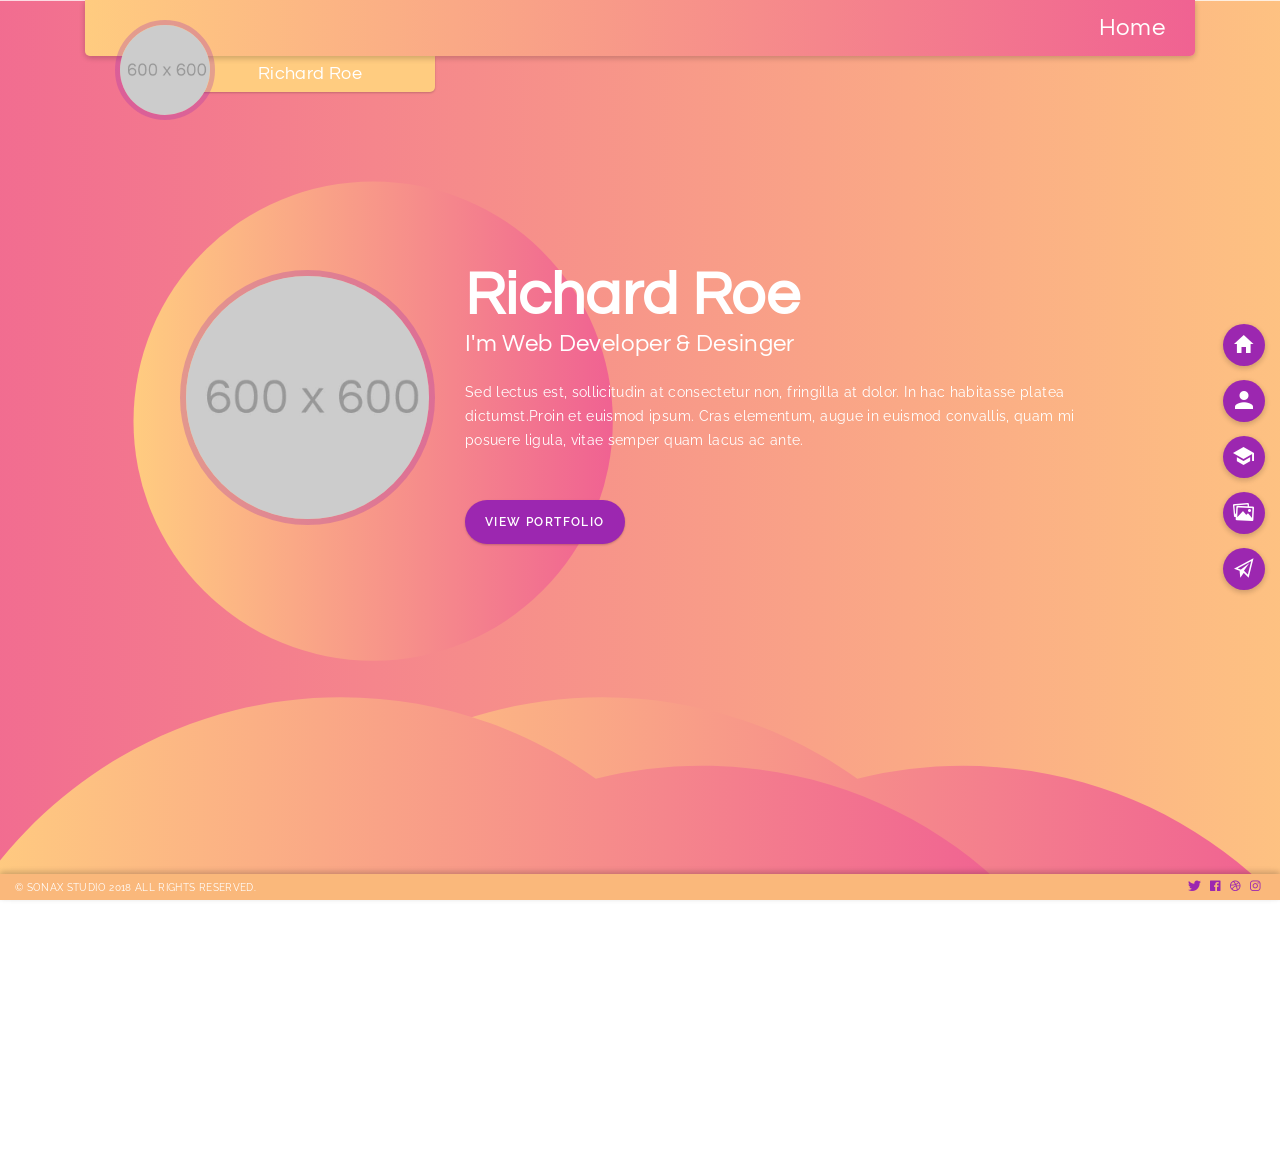
<file: spotlight/index.html>
<!DOCTYPE html>
<html lang="en">
<head>
    <meta charset="UTF-8">
    <title>Sonax</title>
    <meta name="description" content="">
    <meta name="author" content="">
    <!-- Mobile Specific Metas -->
    <meta name="viewport" content="width=device-width, initial-scale=1">
    <link rel="icon" type="image/ico" href="favicon.png">
    <!-- CSS -->
    <link rel="stylesheet" type="text/css" href="assets/css/nprogress.css" />
    <link rel="stylesheet" type="text/css" href="assets/css/bootstrap.min.css" />
    <link rel="stylesheet" type="text/css" href="assets/css/ionicons.min.css" />
    <link rel="stylesheet" type="text/css" href="assets/css/animate.css" />
    <link rel="stylesheet" type="text/css" href="assets/css/owl.carousel.min.css" />
    <link rel="stylesheet" type="text/css" href="assets/css/owl.theme.default.min.css" />
    <link rel="stylesheet" type="text/css" href="assets/css/ihover.min.css" />
    <link rel="stylesheet" type="text/css" href="assets/css/magnific-popup.css" />
    <link rel="stylesheet" type="text/css" href="assets/css/perfect-scrollbar.css" />
    <link rel="stylesheet" type="text/css" href="assets/css/style.css" />
</head>
<body>
    <div class="container header-panel">
        <div class="header-panel-content">
            <img class="header-panel-img profile-img rounded-circle animated zoomin" src="assets/img/home/profile-img.jpg" alt="profile-img">
            <div class="name-page">
                <h4>Home</h4></div>
        </div>
        <div class="header-title-name">
            <h5>Richard Roe</h5>
        </div>
    </div>
    <!-- MOBILE NAVIGATION -->
    <div class="float-btn top">
        <a class="main-btn">
            <div class="mobile-icon">
                <i class="icon ion-md-add"></i>
            </div>
        </a>
        <ul>
            <li><a href="index.html" class="content-link icon-wrap" data-toggle="popover" data-content="home"><i class = "icon ion-md-home"></i></a></li>
            <li><a href="about.html" class="content-link icon-wrap" data-toggle="popover" data-content="about"><i class = "icon ion-md-person"></i></a></li>
            <li><a href="resume.html" class="content-link icon-wrap" data-toggle="popover" data-content="resume"><i class = "icon ion-md-school"></i></a></li>
            <li><a href="portfolio.html" class="content-link icon-wrap" data-toggle="popover" data-content="portfolio"><i class = "icon ion-md-images"></i></a></li>
            <li><a href="contact.html" class="content-link icon-wrap" data-toggle="popover" data-content="contacts"><i class = "icon ion-md-paper-plane"></i></a></li>
        </ul>
    </div>
    <!-- NAVIGATION  -->
    <nav class="nav-wide">
        <a href="index.html" class="content-link icon-wrap" data-toggle="popover" data-content="home"><i class = "icon ion-md-home"></i></a>
        <a href="about.html" class="content-link icon-wrap" data-toggle="popover" data-content="about"><i class = "icon ion-md-person"></i></a>
        <a href="resume.html" class="content-link icon-wrap" data-toggle="popover" data-content="resume"><i class = "icon ion-md-school"></i></a>
        <a href="portfolio.html" class="content-link icon-wrap" data-toggle="popover" data-content="portfolio"><i class = "icon ion-md-images"></i></a>
        <a href="contact.html" class="content-link icon-wrap" data-toggle="popover" data-content="contacts"><i class = "icon ion-md-paper-plane"></i></a>
    </nav>
    <!-- /.nav-wide -->
    <div class="header">
        <div id="scene" class="parallax-viewport">
            <div data-parallaxify-range-x="30" data-parallaxify-range-y="50" class="img-bg img1"></div>
            <div data-parallaxify-range-x="75" data-parallaxify-range-y="50" class="img-bg img2"></div>
            <div data-parallaxify-range-x="150" data-parallaxify-range-y="50" class="img-bg img3"></div>
        </div>
    </div>
    <!-- /.header -->
    <div id="pjax-container">
        <div class="header-content p_scroll">
            <div class="container">
                <div class="row">
                    <div class="col-md-3 offset-md-1">
                        <img class="profile-img rounded-circle img-fluid" src="assets/img/home/profile-img.jpg" alt="profile-img">
                    </div>
                    <div class="col-md-7 home-header-text">
                        <h1>Richard Roe</h1>
                        <h4>I'm Web Developer & Desinger</h4>
                        <p>Sed lectus est, sollicitudin at consectetur non, fringilla at dolor. In hac habitasse platea dictumst.Proin et euismod ipsum. Cras elementum, augue in euismod convallis, quam mi posuere ligula, vitae semper quam lacus ac ante.</p>
                        <a class="button content-link" href="portfolio.html">View portfolio</a>
                    </div>
                </div>
                <!-- /.row -->
            </div>
            <!-- /.container -->
        </div>
        <!-- /.header-content -->
    </div>
    <!-- /.pjax-container -->
    <!-- FOOTER -->
    <footer>
        <div class="container-fluid">
            <div class="wrap-footer-content">
                <span>&copy; Sonax Studio 2018 All Rights Reserved.</span>
                <div class="social-link-footer">
                    <a href="#"><i class="icon ion-logo-twitter"></i></a>
                    <a href="#"><i class="icon ion-logo-facebook"></i></a>
                    <a href="#"><i class="icon ion-logo-dribbble"></i></a>
                    <a href="#"><i class="icon ion-logo-instagram"></i></a>
                </div>
            </div>
        </div>
    </footer>
    <!-- JS -->
    <script src="assets/js/jquery-3.2.1.min.js"></script>
    <script src="assets/js/imagesloaded.pkgd.min.js"></script>
    <script src="assets/js/nprogress.js"></script>
    <script src="assets/js/circle-progress.min.js"></script>
    <script src="assets/js/perfect-scrollbar.min.js"></script>
    <script src="assets/js/bootstrap.bundle.min.js"></script>
    <script src="assets/js/jquery.parallaxify.min.js"></script>
    <script src="assets/js/owl.carousel.min.js"></script>
    <script src="assets/js/jquery.shuffle.min.js"></script>
    <script src="assets/js/jquery.magnific-popup.min.js"></script>
    <script src="assets/js/validator.min.js"></script>
    <script src="assets/js/form-scripts.js"></script>
    <script src="assets/js/pjax.min.js"></script>
    <script src="assets/js/main.js"></script>
</body>
</html>
</file>
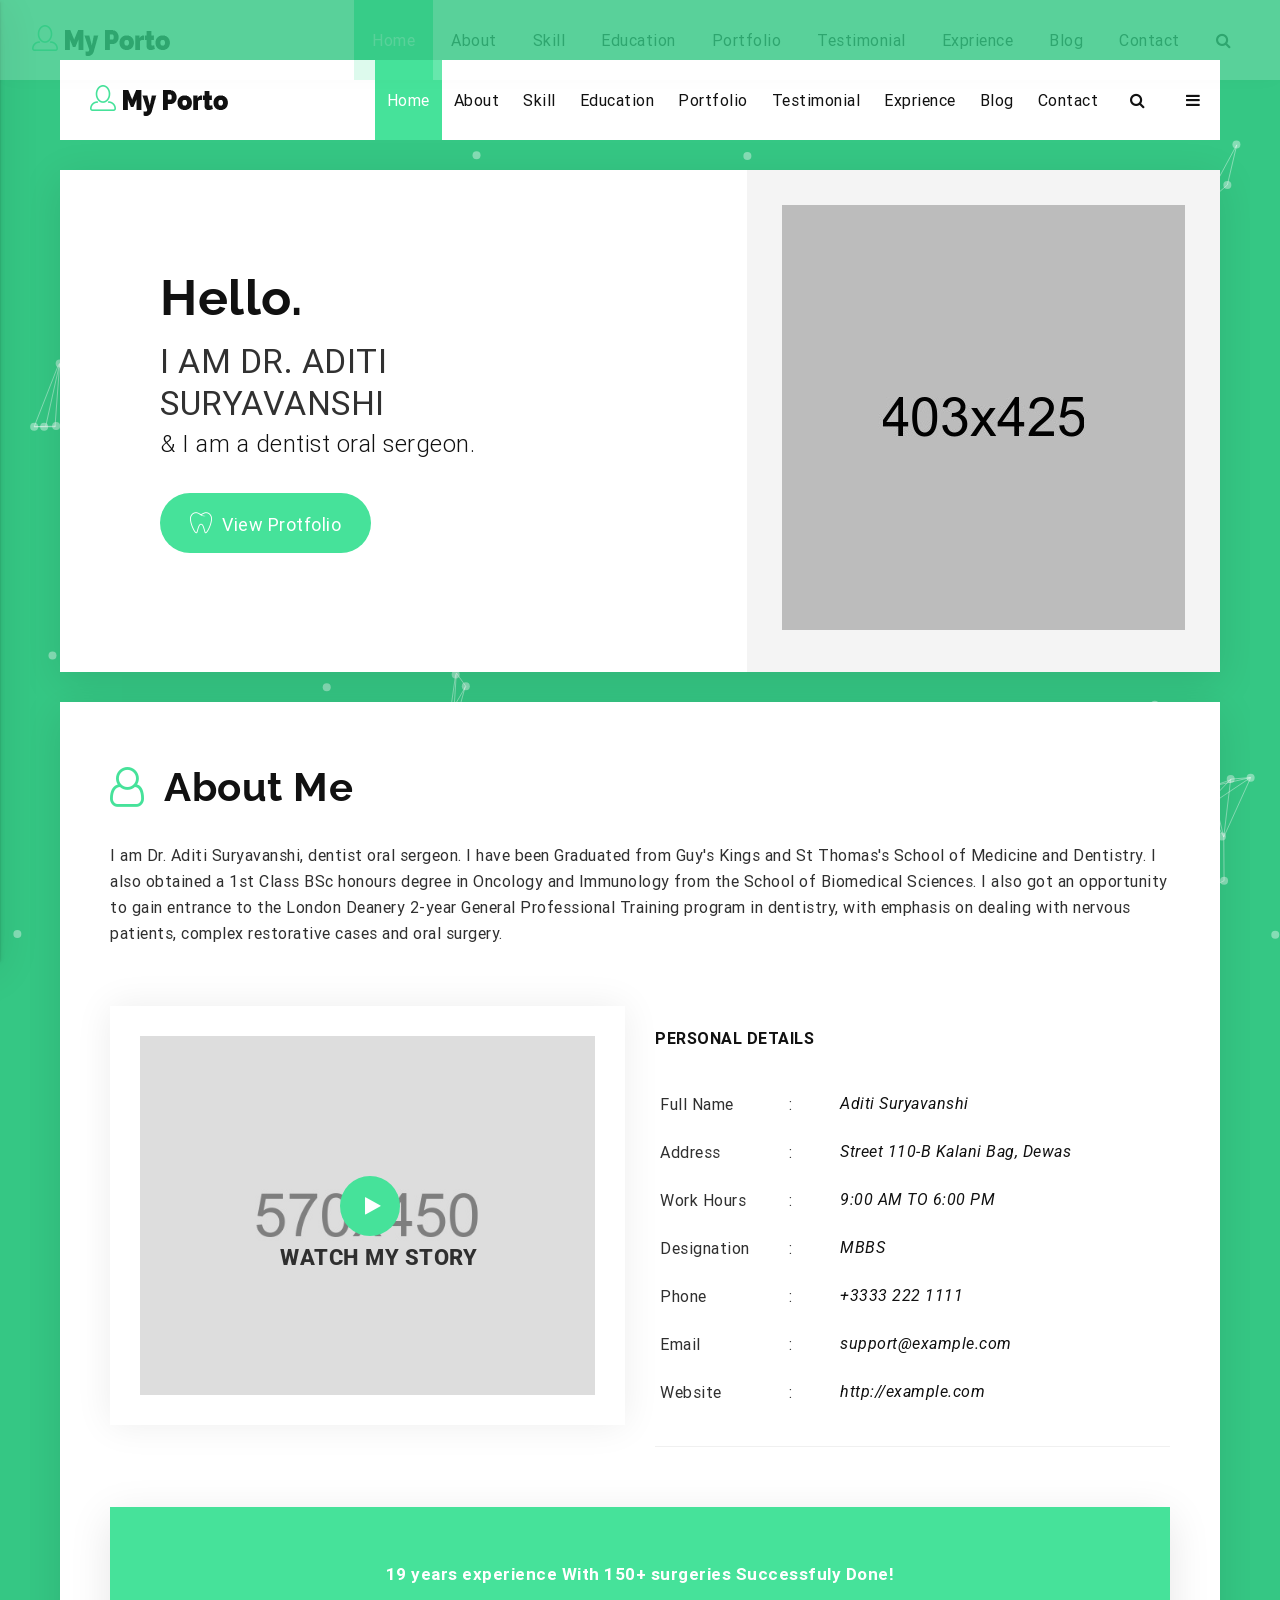
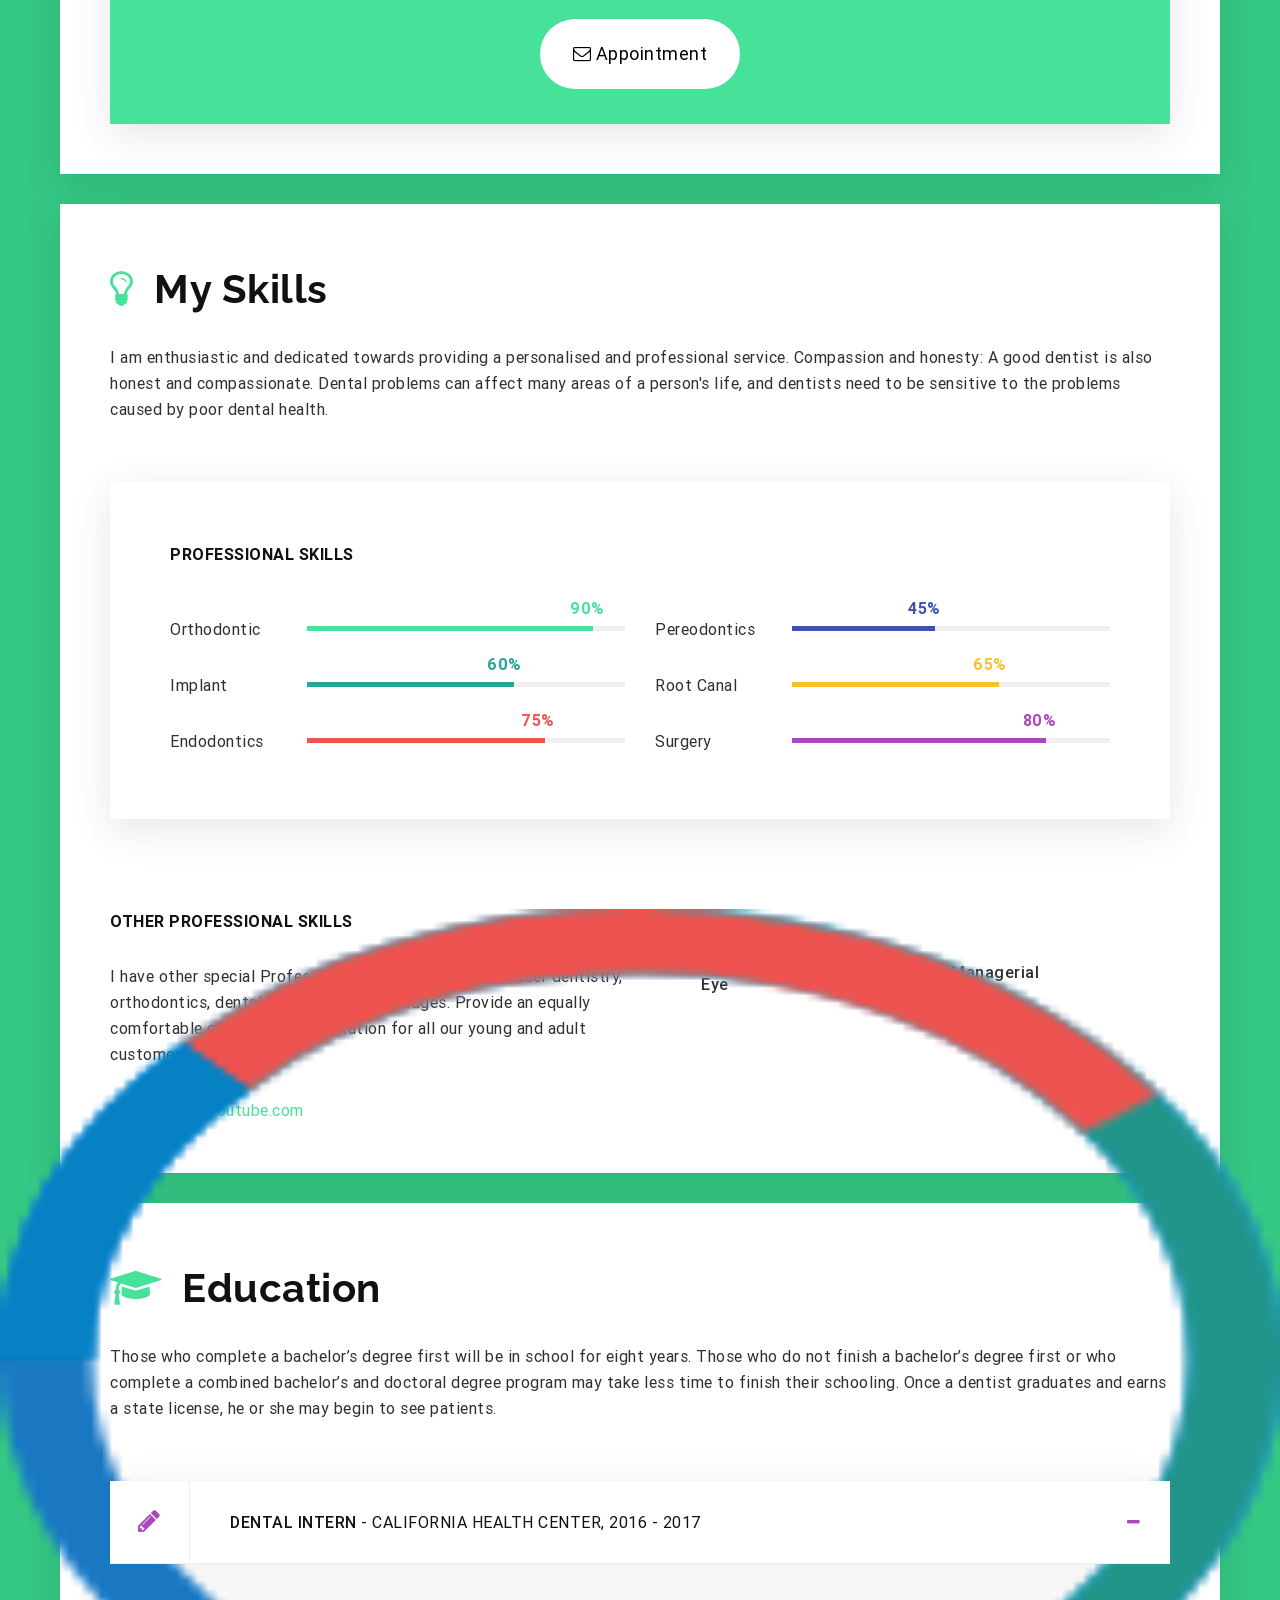
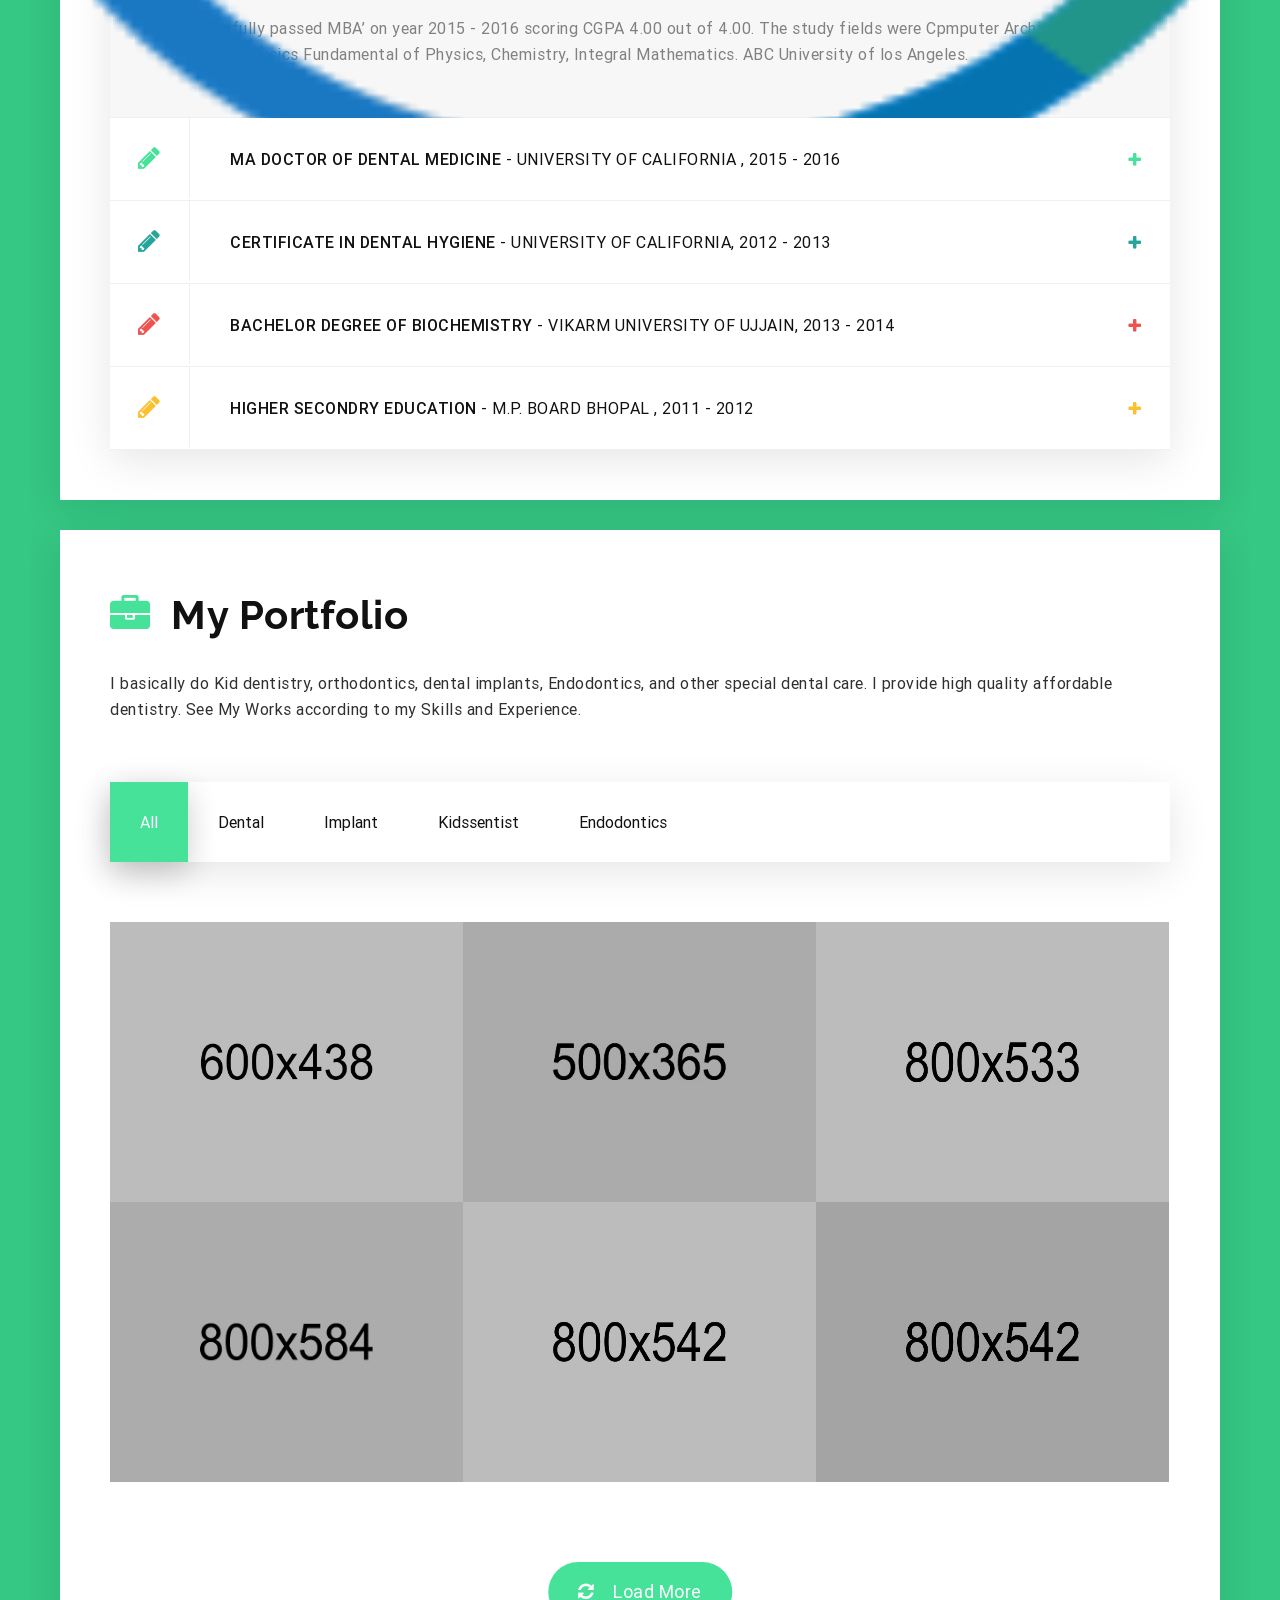
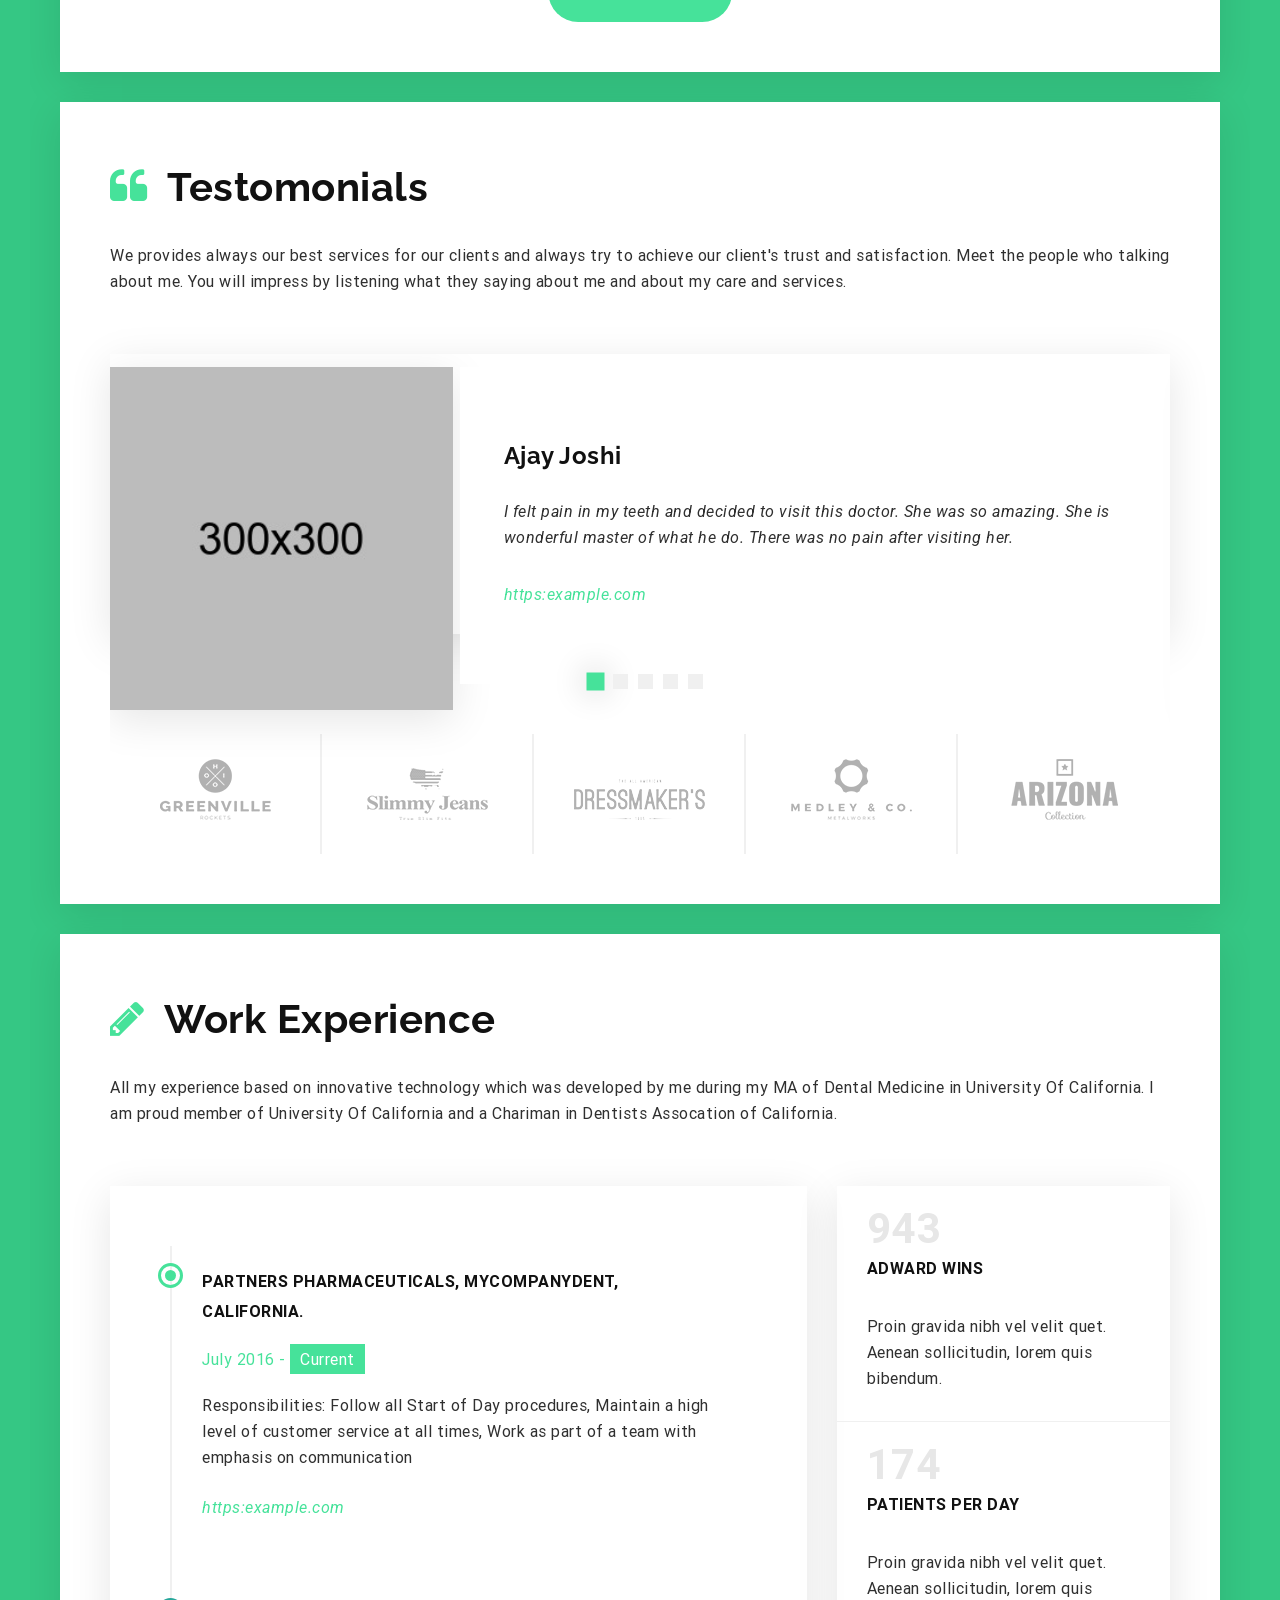
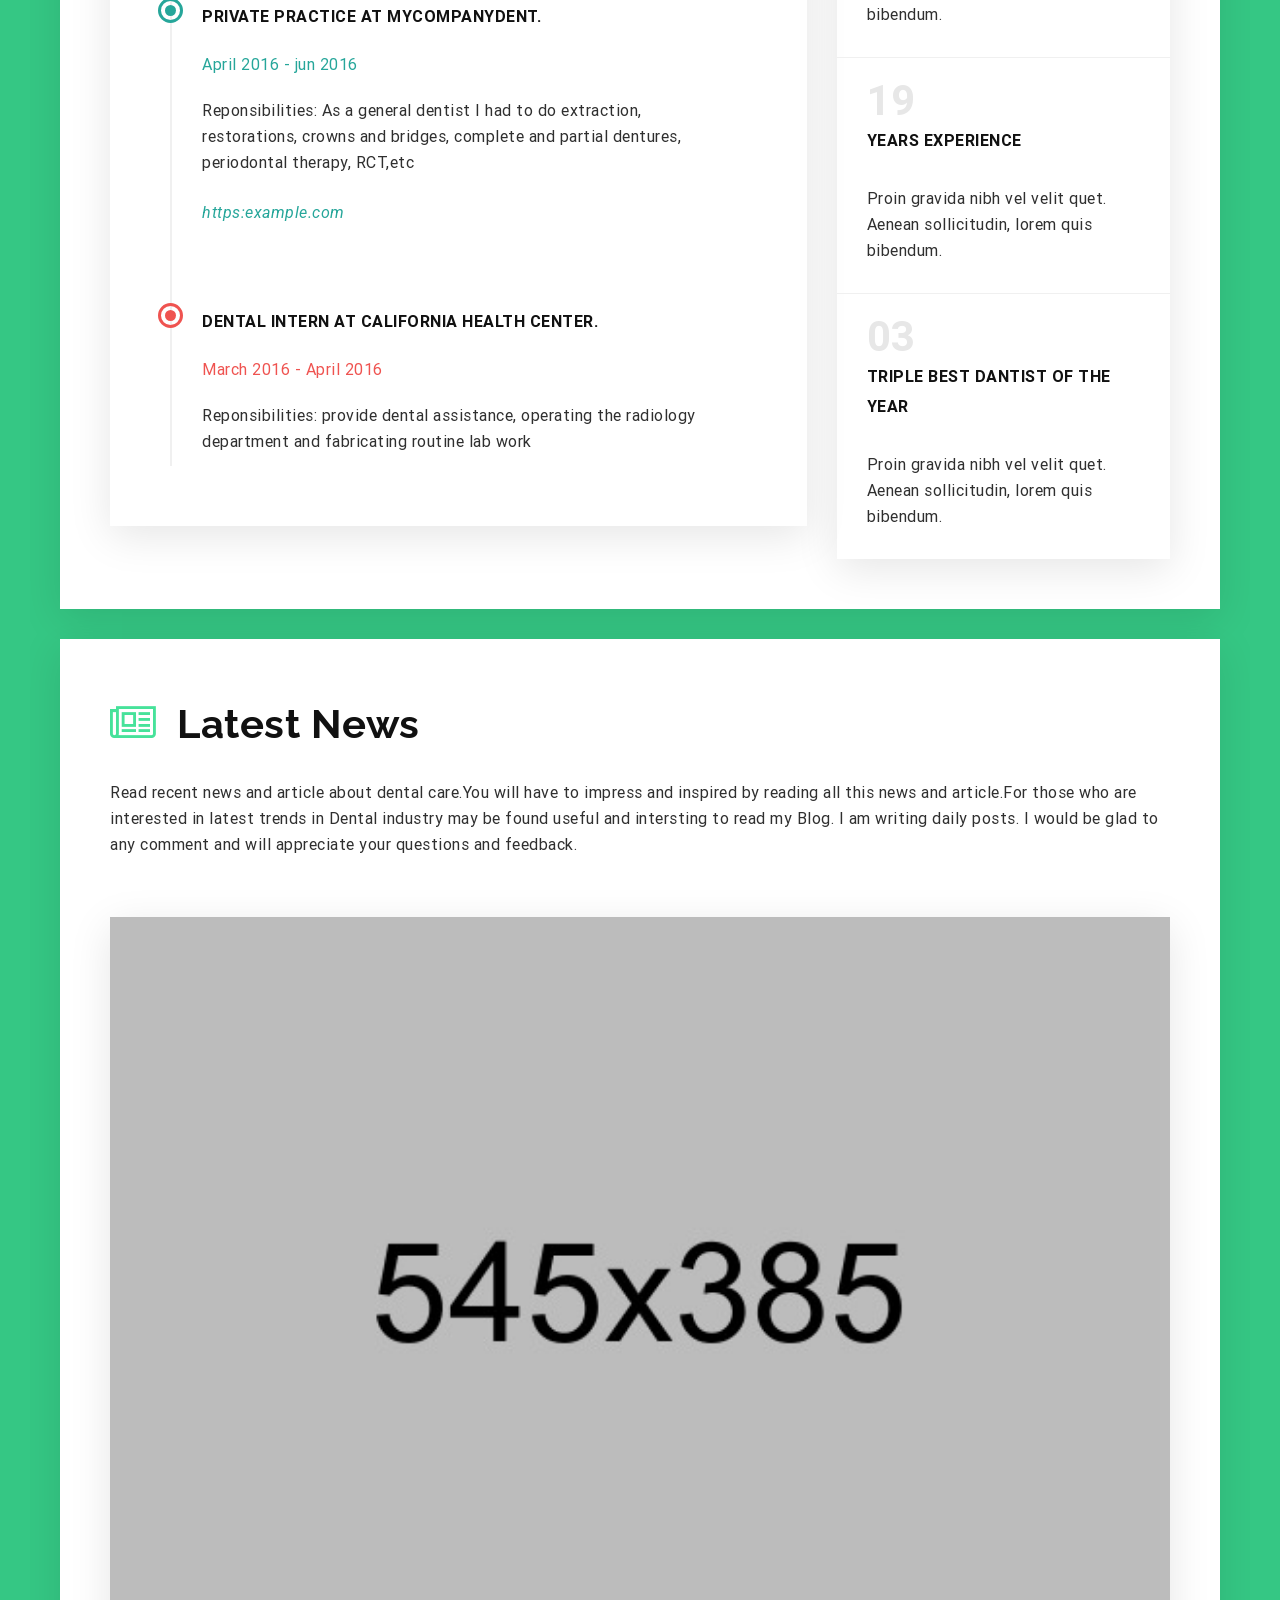
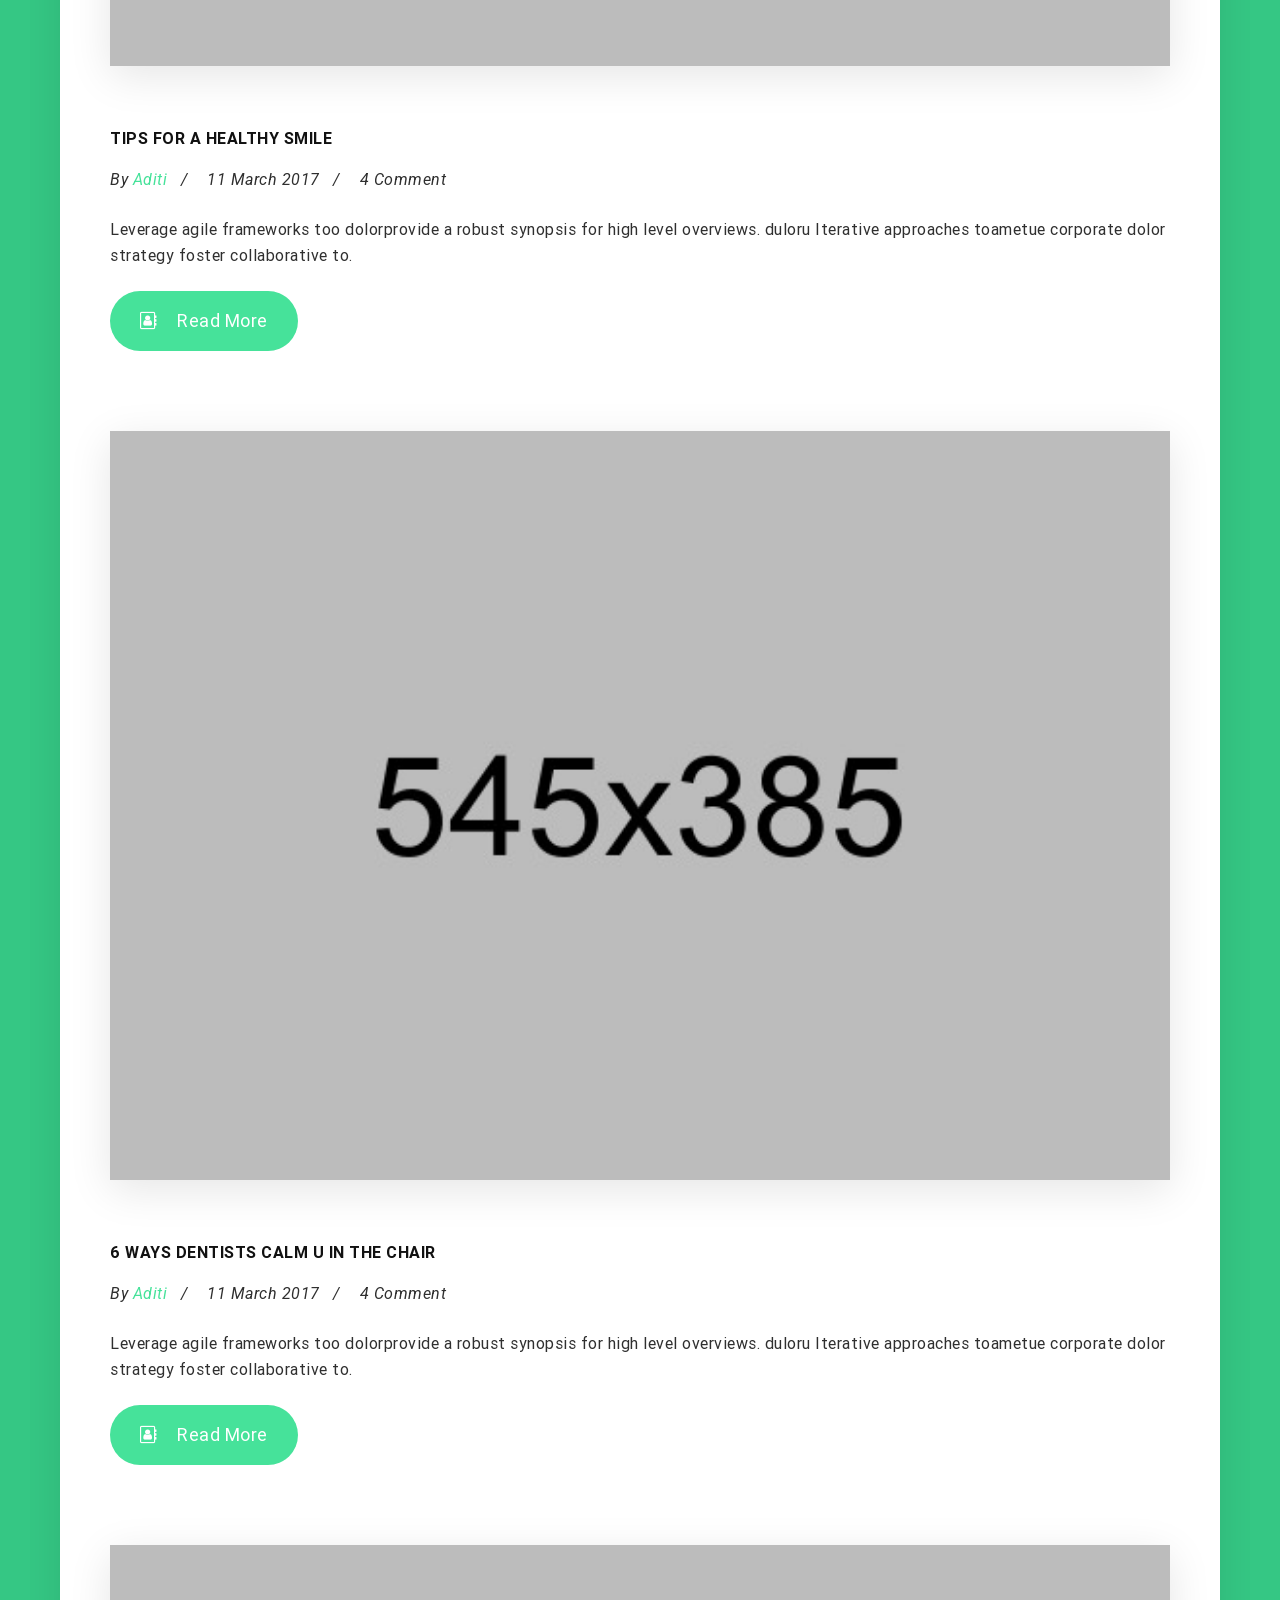
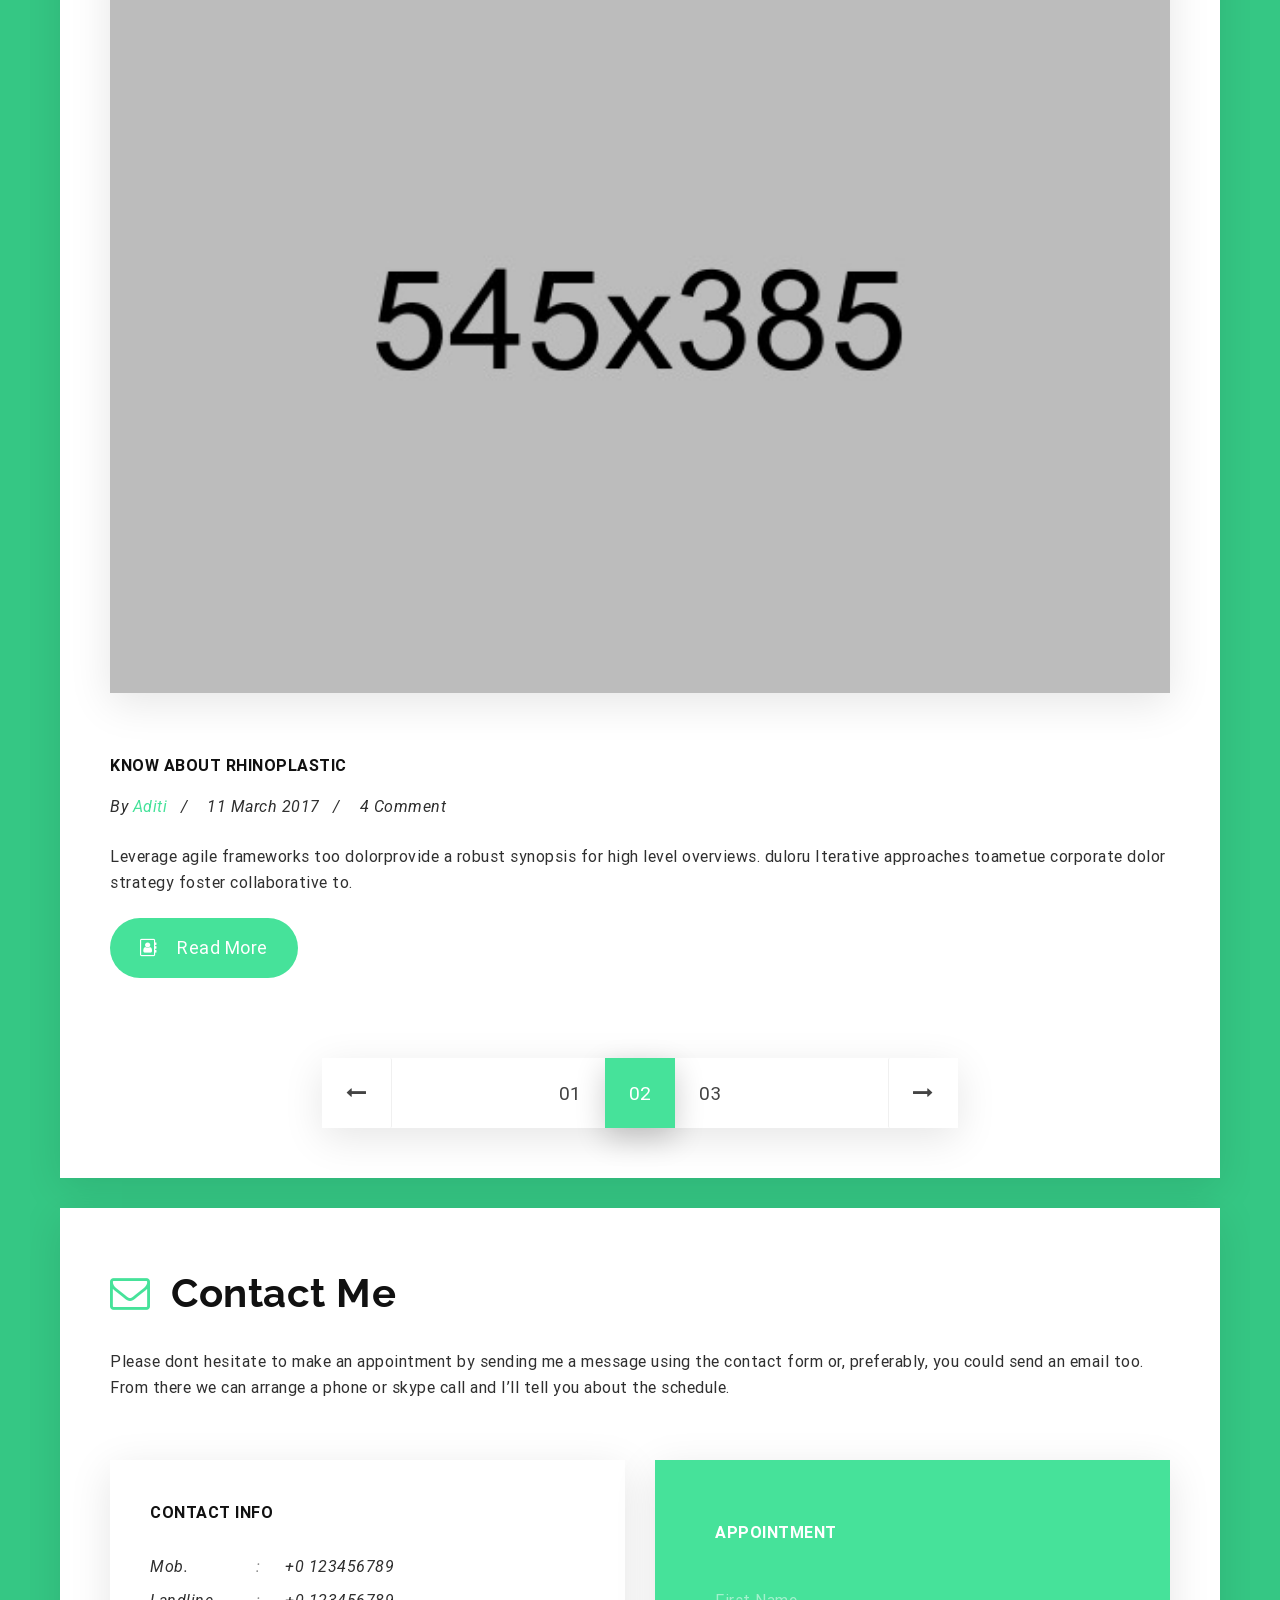
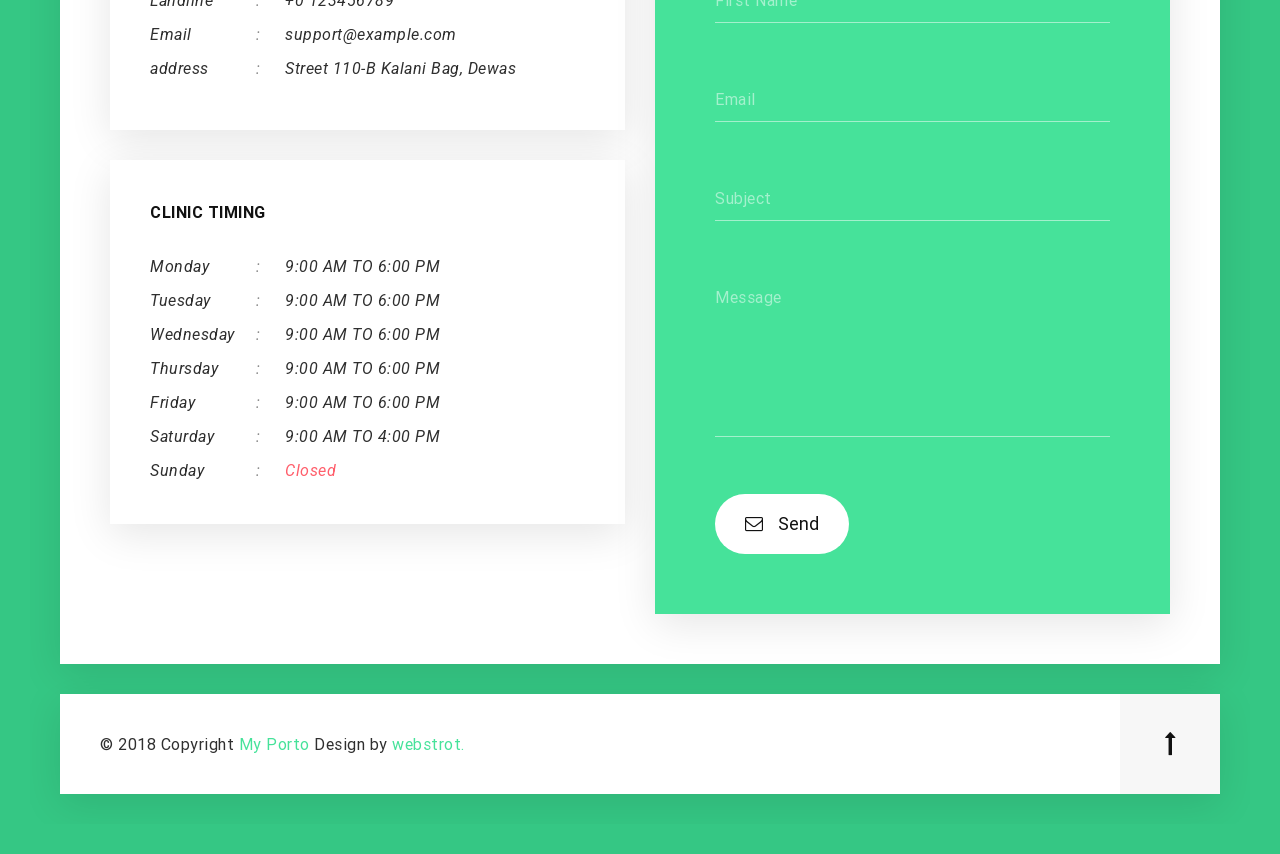
<file: thepractice/index.html>
<!DOCTYPE html>
<html lang="en">

<head>

    <meta charset="utf-8">
    <meta http-equiv="X-UA-Compatible" content="IE=edge">
    <meta name="viewport" content="width=device-width, initial-scale=1">

    <title>Doctor Porto Resume HTML Template</title>

    <!-- css include -->
    <link rel="stylesheet" type="text/css" href="assets/css/materialize.css">
    <link rel="stylesheet" type="text/css" href="assets/css/font-awesome.min.css">
    <link rel="stylesheet" type="text/css" href="assets/css/owl.carousel.min.css">
    <link rel="stylesheet" type="text/css" href="assets/css/owl.theme.default.min.css">
    <link rel="stylesheet" type="text/css" href="assets/css/animate.css">

    <!-- my css include -->
	<link rel="stylesheet" type="text/css" href="assets/css/flaticon.css">
	<link href="assets/css/magnific-popup.css" rel="stylesheet">
    <link rel="stylesheet" type="text/css" href="assets/css/reset.css">
    <link rel="stylesheet" type="text/css" href="assets/css/style.css">
    <link rel="stylesheet" type="text/css" href="assets/css/responsive.css">

</head>

<body class="clearfix">
 <canvas id="canvas"></canvas>


    <div data-scroll='0' class="thetop"></div>
    <!-- for back to top -->

    <!-- ========== ========== fixed - left side body start ========== ========== -->
    <div class="fixed-left-side-body" id="left-side-body">
        <div class="profile">
            <div class="profile-image center-align">
                <img src="assets/images/doctor.jpg" alt="Image">
            </div>
            <!-- /.profile-image -->

            <div class="profile-name center-align">
                <h1 class="user-name">Dr. Aditi Suryavanshi</h1>
                <p>
                    <span class="photoshop-color">Specialist Dentist & Surgon</span> 
                </p>
            </div>
            <!-- /.profile-name -->

            <ul class="social-btn">
                <li>
                    <a href="#">
                        <i class="fa fa-facebook" aria-hidden="true"></i>
                    </a>
                </li>

                <li>
                    <a href="#">
                        <i class="fa fa-twitter" aria-hidden="true"></i>
                    </a>
                </li>

                <li>
                    <a href="#">
                        <i class="fa fa-behance" aria-hidden="true"></i>
                    </a>
                </li>

                <li>
                    <a href="#">
                        <i class="fa fa-instagram" aria-hidden="true"></i>
                    </a>
                </li>

                <li>
                    <a href="#">
                        <i class="fa fa-linkedin" aria-hidden="true"></i>
                    </a>
                </li>

                <li>
                    <a href="#">
                        <i class="fa fa-dribbble" aria-hidden="true"></i>
                    </a>
                </li>
            </ul>

            <div class="discription clearfix">
                <h2 class="title mb-30">what's in my mind</h2>
                <p>
                    Welcome to the official site of Doctor Sofia Kindman. I am professional dentist with 19 years professional experience. I’m known as “healing-hand” doctor and “no-pain” dentist. Most of my patients are web developers and web designers from all corners of the world. I earn my reputation in IT sphere because of my sharp eye and professionalism.
                </p>
            </div>
            <!-- /.discription -->
            <div class="cv-btn">
                <a href="#!" class="custom-btn waves-effect waves-light">
                    <i class="fa fa-download" aria-hidden="true"></i> download cv
                </a>
            </div>
        </div>
        <!-- /.profile -->
    </div>
    <!-- /.fixed-left-side-body -->
    <!-- ========== ========== fixed - left side body end ========== ========== -->

    <!-- ========== ========== right side body start ========== ========== -->
	
    <div class="right-side-body">

        <!-- ==================== header-section start ==================== -->
        <header id="header-section" class="header-section mb-30 clearfix">
            <div class="">
                <nav class="main-nav">
                    <div class="nav-wrapper main-nav-wrapper">

                        <ul class="alternative-menu ul-li responsive_menu_fixed">

                            <li class="alt-search-area">
                                <form action="#">
                                    <input class="alternative-search" type="search" placeholder="search">
                                    <button><i class="fa fa-search"></i></button>
                                </form>
                            </li>

                            <li class="side-menu-btn right">
                                <a href="#" class="button-collapse waves-effect default" data-activates="mobile-demo">
                                    <i class="fa fa-bars" aria-hidden="true"></i>
                                </a>
                            </li>
                        </ul>
                        <!-- /.alternative-menu -->
                        <div class=" hello_icon_menu hello_single_index_menu1">
                            <ul class="ul-li-block side-nav" id="mobile-demo">

                                <li class="sn-user">
                                    <span class="sn-user-img">
								<img src="assets/images/doctor.jpg" alt="Image">
							</span>
                                    <span class="sn-user-name">
								Dr. Aditi Suryavanshi
							</span>
                                    <a href="#" class="sn-cv-link common-color">download cv</a>
                                </li>
                                <!-- /.sn-user -->

                                <li class="sn-item">
                                    <a href="0" class="waves-effect">
                                        <i class="fa fa-home" aria-hidden="true"></i> Home
                                    </a>
                                </li>
                                <li class="sn-item">
                                    <a href="1" class="waves-effect">
                                        <i class="fa fa-user-o" aria-hidden="true"></i> About
                                    </a>
                                </li>
                                <li class="sn-item">
                                    <a href="2" class="waves-effect">
                                        <i class="fa fa-lightbulb-o" aria-hidden="true"></i> Skills
                                    </a>
                                </li>
                                <li class="sn-item">
                                    <a href="3" class="waves-effect">
                                        <i class="fa fa-graduation-cap" aria-hidden="true"></i> Education
                                    </a>
                                </li>
                                <li class="sn-item">
                                    <a href="4" class="waves-effect">
                                        <i class="fa fa-briefcase" aria-hidden="true"></i> Portfolio
                                    </a>
                                </li>
                                <li class="sn-item">
                                    <a href="5" class="waves-effect">
                                        <i class="fa fa-quote-left" aria-hidden="true"></i> Testimolial
                                    </a>
                                </li>
                                <li class="sn-item">
                                    <a href="6" class="waves-effect">
                                        <i class="fa fa-pencil" aria-hidden="true"></i> Experience
                                    </a>
                                </li>
                                <li class="sn-item">
                                    <a href="7" class="waves-effect">
                                        <i class="fa fa-newspaper-o" aria-hidden="true"></i> Blog
                                    </a>
                                </li>
                                <li class="sn-item">
                                    <a href="8" class="waves-effect">
                                        <i class="fa fa-envelope-o" aria-hidden="true"></i> Contant
                                    </a>
                                </li>
								
                            </ul>
                        </div>
                        <div class="hello_main_navigation hello_single_index_menu2">
							<div class="hello_logo_wrapper">
                                        <div class="hello_logo">
                                            <img src="assets/images/logo.png" class="img-responsive" alt="hello_logo">
                                        </div>
                                    </div>
                            <ul id="nav-mobile" class="right main-nav-ul">
                                <li class="active"><a href="0" class="nav-mobile">home</a></li>
                                <li><a href="1" class="waves-effect default">about</a></li>
                                <li><a href="2" class="waves-effect default">skill</a></li>
                                <li><a href="3" class="waves-effect default">education</a></li>
                                <li><a href="4" class="waves-effect default">portfolio</a></li>
                                <li><a href="5" class="waves-effect default">testimonial</a></li>
                                <li><a href="6" class="waves-effect default">exprience</a></li>
                                <li><a href="7" class="waves-effect default">blog</a></li>
                                <li><a href="8" class="waves-effect default">contact</a></li>
                                <li class="search_btn">
                                    <a href="0" class="waves-effect default cd-search-trigger">
                                        <i class="fa fa-search" aria-hidden="true"></i>
                                    </a>
                                </li>
								<li class="side-menu-btn right">
									<a href="#" class="button-collapse-1 waves-effect default" data-activates="left-side-body">
										<i class="fa fa-bars" aria-hidden="true"></i>
									</a>
								</li>
                            </ul>
                        </div>

                        <!-- /.main-nav-ul -->
                        <div class="hello_menu_fixed_main_wrapper">
                            <div class="row">
                                <div class="col-lg-3 col-md-3 col-sm-3 col-xs-12">
                                    <div class="hello_logo_wrapper">
                                        <div class="hello_logo">
                                            <img src="assets/images/logo.png" alt="hello_logo">
                                        </div>
                                    </div>
                                </div>
                                <div class="col-lg-9 col-md-9 col-sm-9 col-xs-12">
                                    <div class="hello_fixed_nav_wrapper hello_single_index_menu3">
                                        <ul class="hello_nav_fixed">
                                            <li><a href="0" class="nav-mobile">home</a></li>
                                            <li><a href="1" class="waves-effect default">about</a></li>
                                            <li><a href="2" class="waves-effect default">skill</a></li>
                                            <li><a href="3" class="waves-effect default">education</a></li>
                                            <li><a href="4" class="waves-effect default">portfolio</a></li>
                                            <li><a href="5" class="waves-effect default">testimonial</a></li>
                                            <li><a href="6" class="waves-effect default">exprience</a></li>
                                            <li><a href="7" class="waves-effect default">blog</a></li>
                                            <li><a href="8" class="waves-effect default">contact</a></li>
                                            <li>
                                                <a href="0" class="waves-effect default cd-search-trigger">
                                                    <i class="fa fa-search" aria-hidden="true"></i>
                                                </a>
                                            </li>
                                        </ul>
                                    </div>
                                </div>
                            </div>
                        </div>
                    </div>
                    <!-- /.main-nav-wrapper -->
                </nav>
            </div>
            <!-- /.
			-->

            <div id="cd-search" class="cd-search">
                <form action="#">
                    <input type="search" placeholder="Search...">
                </form>
            </div>

        </header>
        <!-- /#header-section -->
        <!-- ==================== header-section end ==================== -->

        <!-- ==================== main-slider-section start ==================== -->
        <section id="main_profile_section" class="main_profile_section mb-30 clearfix">

            <div class="main_profile">
               
                    <div class="row">

                        <div class="col l6 m6 s12">
                            <div class="item_child_left left-align">
                                <h2 class="hi">hello.</h2>
                                <p class="name">I AM Dr. Aditi Suryavanshi</p>
                                <small class="position mb-30">& I am a dentist oral sergeon.</small>

                                <a href="#!" class="custom-btn waves-effect waves-light">
                                    <i class="flaticon-tooth-1" aria-hidden="true"></i> view protfolio
                                </a>
                            </div>
                            <!-- /.item-child-left -->
                        </div>
                        <!-- coll6 -->

                        <div class="col l6 m6 s12">
                            <div class="item_child_right">
                                <img src="assets/images/doctor.jpg" alt="Image">
                               
                            </div>
                            <!-- /.item-child-right -->
                        </div>
                        <!-- coll6 -->

                    </div>
                    <!-- row -->
                </div>
                

        </section>
        <!-- /.main-slider-section -->
        <!-- ==================== main-slider-section end ==================== -->

        <!-- ==================== aboutme-section start ==================== -->
        <div data-scroll='1' class="aboutme-section sec-p100-bg-bs mb-30 clearfix" id="about">
            <div class="Section-title">
                <h2>
					<i class="fa fa-user-o" aria-hidden="true"></i>
					about me
				</h2>
                <span>about me</span>
                <p>
                   I am Dr. Aditi Suryavanshi, dentist oral sergeon. I have been Graduated from Guy's Kings and St Thomas's School of Medicine and Dentistry. I also obtained a 1st Class BSc honours degree in Oncology and Immunology from the School of Biomedical Sciences. I also got an opportunity to gain entrance to the London Deanery 2-year General Professional Training program in dentistry, with emphasis on dealing with nervous patients, complex restorative cases and oral surgery.
                </p>
            </div>
            <!-- /.Section-title -->

            <div class="personal-details-area">
                <div class="row">
                    <div class="col l6 m6 s12">
                        <div class="personal-details-left">
								<img src="assets/images/video.jpg" alt="Image">
								<a href="https://www.youtube.com/watch?v=3Fnf8ofDqq4" class="popup_video"><i class="fa fa-play"></i></a> 
								<p>Watch My Story</p>
							</div>
                         <!-- /.personal-details-left -->
                    </div>
                    <!-- colm6 -->

                    <div class="col l6 m6 s12">
                        <div class="personal-details-right">
                            <h2 class="title">Personal Details</h2>
                            <table>
                                <tbody>
                                    <tr>
                                        <td class="td-w25">Full Name</td>
                                        <td class="td-w10">:</td>
                                        <td class="td-w65">Aditi Suryavanshi</td>
                                    </tr>
                                    <tr>
                                        <td class="td-w25">Address</td>
                                        <td class="td-w10">:</td>
                                        <td class="td-w65">Street 110-B Kalani Bag, Dewas</td>
                                    </tr>
                                    <tr>
                                        <td class="td-w25">Work Hours</td>
                                        <td class="td-w10">:</td>
                                        <td class="td-w65">	9:00 AM TO 6:00 PM</td>
                                    </tr>
									<tr>
                                        <td class="td-w25">Designation</td>
                                        <td class="td-w10">:</td>
                                        <td class="td-w65">	MBBS</td>
                                    </tr>
                                    <tr>
                                        <td class="td-w25">Phone</td>
                                        <td class="td-w10">:</td>
                                        <td class="td-w65">+3333 222 1111</td>
                                    </tr>
                                    <tr>
                                        <td class="td-w25">Email</td>
                                        <td class="td-w10">:</td>
                                        <td class="td-w65">support@example.com</td>
                                    </tr>
                                    <tr>
                                        <td class="td-w25">Website</td>
                                        <td class="td-w10">:</td>
                                        <td class="td-w65">http://example.com</td>
                                    </tr>

                                </tbody>
                            </table>
                        </div>
                        <!-- /.personal-details-right -->
                    </div>
                    <!-- colm6 -->
                </div>
                <!-- row -->
            </div>
            <!-- /.personal-details-area -->

            <div class="success">
                <div class="success-child-left">
                    <i class="flaticon-teeth-health" aria-hidden="true"></i>
                    <p>
                        19 years experience With 150+ surgeries Successfuly Done!
                    </p>
                </div>
                <!-- /.success-child-left -->
                <div class="success-child-right">
                    <a href="#!" class="hire-me waves-effect">
                        <i class="fa fa-envelope-o" aria-hidden="true"></i> Appointment
                    </a>
                </div>
                <!-- /.success-child-right -->
            </div>
            <!-- /.success -->
        </div>
        <!-- /.aboutme-section -->
        <!-- ==================== aboutme-section end ==================== -->

        <!-- ==================== my-skill-section start ==================== -->
        <div data-scroll='2' class="my-skill-section sec-p100-bg-bs mb-30 clearfix" id="skill">
            <div class="Section-title">
                <h2>
					<i class="fa fa-lightbulb-o" aria-hidden="true"></i>
					My Skills
				</h2>
                <span>My Skills</span>
                <p>
                 I am enthusiastic and dedicated towards providing a personalised and professional service. Compassion and honesty: A good dentist is also honest and compassionate. Dental problems can affect many areas of a person's life, and dentists need to be sensitive to the problems caused by poor dental health.				 
                </p>
            </div>
            <!-- /.Section-title -->

            <div class="professional-skills-area">
                
                <div id="graphicdesign">
                    <h2 class="title">Professional Skills</h2>

                    <div class="skill_progress">

                        <div class="row">
                            <div class="col l6 m6 s12">
                                <div class="single_experties">
                                    <div class="skilled-tittle">Orthodontic</div>
                                    <div class="progress">
                                        <div class="progress-bar photoshop-bg wow Rx-width-90 animated" role="progressbar" data-wow-duration="0.5s" data-wow-delay=".5s" aria-valuenow="0" aria-valuemin="0" aria-valuemax="100">
                                            <span class="photoshop-color">90%</span>
                                        </div>
                                    </div>
                                </div>
                                <!-- /single_experties -->

                                <div class="single_experties">
                                    <div class="skilled-tittle">Implant</div>
                                    <div class="progress">
                                        <div class="progress-bar jquery-bg wow Rx-width-60 animated" role="progressbar" data-wow-duration="1s" data-wow-delay=".15s" aria-valuenow="0" aria-valuemin="0" aria-valuemax="100">
                                            <span class="jquery-color">60%</span>
                                        </div>
                                    </div>
                                </div>
                                <!-- /single_experties -->

                                <div class="single_experties m-0">
                                    <div class="skilled-tittle">Endodontics</div>
                                    <div class="progress">
                                        <div class="progress-bar php-bg wow Rx-width-75 animated" role="progressbar" data-wow-duration="1.5s" data-wow-delay=".25s" aria-valuenow="0" aria-valuemin="0" aria-valuemax="100">
                                            <span class="php-color">75%</span>
                                        </div>
                                    </div>
                                </div>
                                <!-- /single_experties -->
                            </div>
                            <!-- colm6 -->

                            <div class="col l6 m6 s12">
                                <div class="single_experties">
                                    <div class="skilled-tittle">Pereodontics</div>
                                    <div class="progress">
                                        <div class="progress-bar html5-bg wow Rx-width-45 animated" role="progressbar" data-wow-duration="0.5s" data-wow-delay=".5s" aria-valuenow="0" aria-valuemin="0" aria-valuemax="100">
                                            <span class="html5-color">45%</span>
                                        </div>
                                    </div>
                                </div>
                                <!-- /single_experties -->

                                <div class="single_experties">
                                    <div class="skilled-tittle">Root Canal</div>
                                    <div class="progress">
                                        <div class="progress-bar css3-bg wow Rx-width-65 animated" role="progressbar" data-wow-duration="1s" data-wow-delay=".15s" aria-valuenow="0" aria-valuemin="0" aria-valuemax="100">
                                            <span class="css3-color">65%</span>
                                        </div>
                                    </div>
                                </div>
                                <!-- /single_experties -->

                                <div class="single_experties m-0">
                                    <div class="skilled-tittle">Surgery </div>
                                    <div class="progress">
                                        <div class="progress-bar marketing-bg wow Rx-width-80 animated" role="progressbar" data-wow-duration="1.5s" data-wow-delay=".25s" aria-valuenow="0" aria-valuemin="0" aria-valuemax="100">
                                            <span class="marketing-color">80%</span>
                                        </div>
                                    </div>
                                </div>
                                <!-- /single_experties -->
                            </div>
                            <!-- colm6 -->
                        </div>
                        <!-- row -->

                    </div>
                    <!-- /.skill_progress -->
                </div>

            </div>
            <!-- /.professional-skills-area -->

            <div class="languages-skills">
                <div class="row">

                    <div class="col l6 m12 s12">
                        <div class="lang-skill-left">
                            <h2 class="title mb-30">Other Professional Skills</h2>

                            <p class="mb-30">
							I have other special Professional Skills. I basically do laser dentistry, orthodontics, dental implants, dental bridges. Provide an equally comfortable experience of relaxation for all our young and adult customers!
                            </p>

                            <a href="#" class="common-color">https://www.youtube.com</a>
                        </div>
                        <!-- /.lang-skill-left -->
                    </div>
                    <!-- colm6 -->
                    <div class="col l6 m12 s12">
                        <div class="lang-skill-right">
                            <div class="skill-piechart">
                                <div class="first circle">
                                    <strong>Sharp <br> Eye</strong>
                                </div>
                            </div>
                            <!-- /pie-chart -->

                            <div class="skill-piechart">
                                <div class="second circle">
                                    <strong>Multi <br>  Tasking</strong>
                                </div>
                            </div>
                            <!-- /pie-chart -->
                            <div class="skill-piechart">
                                <div class="third circle last">
                                    <strong>Managerial</strong>
                                </div>
                            </div>
                            <!-- /pie-chart -->
                        </div>
                    </div>
                    <!-- colm6 -->

                </div>
                <!-- row -->
            </div>
            <!-- /.languages-skills -->

        </div>
        <!-- /.my-skill-section -->
        <!-- ==================== my-skill-section end ==================== -->

        <!-- ==================== education-section start ==================== -->
        <div data-scroll='3' class="education-section sec-p100-bg-bs mb-30 clearfix" id="education">

            <div class="Section-title">
                <h2>
					<i class="fa fa-graduation-cap" aria-hidden="true"></i>
					education
				</h2>
                <span>education</span>
                <p>
                   Those who complete a bachelor’s degree first will be in school for eight years. Those who do not finish a bachelor’s degree first or who complete a combined bachelor’s and doctoral degree program may take less time to finish their schooling. Once a dentist graduates and earns a state license, he or she may begin to see patients.
                </p>
            </div>
            <!-- /.Section-title -->

            <ul class="accordion collapsible" data-collapsible="accordion">
				  <li>
                    <div class="accordion-header acco-clr5 collapsible-header active">
                        <span class="icon">
							<i class="fa fa-pencil" aria-hidden="true"></i>
						</span>
                        <p>
                            <strong>Dental Intern</strong> - CALIFORNIA Health Center, 2016 - 2017
                        </p>
                    </div>
                    <div class="accordion-body collapsible-body">
                        <span>
							Successfully passed MBA’ on year 2015 - 2016 scoring CGPA 4.00 out of 4.00. The study fields were Cpmputer Architecture, Calculus, Physics Fundamental of Physics, Chemistry, Integral Mathematics. ABC University of los Angeles.
						</span>
                    </div>
                </li>
                <li>
                    <div class="accordion-header acco-clr1 collapsible-header active">
                        <span class="icon">
							<i class="fa fa-pencil" aria-hidden="true"></i>
						</span>
                        <p>
                            <strong>MA Doctor of Dental Medicine</strong> -  UNIVERSITY OF CALIFORNIA , 2015 - 2016
                        </p>
                    </div>
                    <div class="accordion-body collapsible-body">
                        <span>
							Successfully passed MBA’ on year 2015 - 2016 scoring CGPA 4.00 out of 4.00. The study fields were Cpmputer Architecture, Calculus, Physics Fundamental of Physics, Chemistry, Integral Mathematics. ABC University of los Angeles.
						</span>
                    </div>
                </li>
				 <li>
                    <div class="accordion-header acco-clr2 collapsible-header active">
                        <span class="icon">
							<i class="fa fa-pencil" aria-hidden="true"></i>
						</span>
                        <p>
                            <strong>Certificate in Dental Hygiene</strong> -  UNIVERSITY OF CALIFORNIA, 2012 - 2013
                        </p>
                    </div>
                    <div class="accordion-body collapsible-body">
                        <span>
							Successfully passed MBA’ on year 2015 - 2016 scoring CGPA 4.00 out of 4.00. The study fields were Cpmputer Architecture, Calculus, Physics Fundamental of Physics, Chemistry, Integral Mathematics. ABC University of los Angeles.
						</span>
                    </div>
                </li>
              

                <li>
                    <div class="accordion-header acco-clr3 collapsible-header active">
                        <span class="icon">
							<i class="fa fa-pencil" aria-hidden="true"></i>
						</span>
                        <p>
                            <strong>Bachelor Degree of Biochemistry</strong> - VIKARM UNIVERSITY OF UJJAIN, 2013 - 2014
                        </p>
                    </div>
                    <div class="accordion-body collapsible-body">
                        <span>
							Successfully passed MBA’ on year 2015 - 2016 scoring CGPA 4.00 out of 4.00. The study fields were Cpmputer Architecture, Calculus, Physics Fundamental of Physics, Chemistry, Integral Mathematics. ABC University of los Angeles.
						</span>
                    </div>
                </li>
				 
                <li>
                    <div class="accordion-header acco-clr4 collapsible-header active">
                        <span class="icon">
							<i class="fa fa-pencil" aria-hidden="true"></i>
						</span>
                        <p>
                            <strong>Higher Secondry Education</strong> - M.p. Board Bhopal , 2011 - 2012
                        </p>
                    </div>
                    <div class="accordion-body collapsible-body">
                        <span>
							Successfully passed MBA’ on year 2015 - 2016 scoring CGPA 4.00 out of 4.00. The study fields were Cpmputer Architecture, Calculus, Physics Fundamental of Physics, Chemistry, Integral Mathematics. ABC University of los Angeles.
						</span>
                    </div>
                </li>

              
            </ul>

        </div>
        <!-- /.education-section -->
        <!-- ==================== education-section end ==================== -->

        <!-- ==================== my-portfolio-section start ==================== -->
        <div data-scroll='4' class="my-portfolio-section sec-p100-bg-bs mb-30 clearfix" id="portfolio">

            <div class="Section-title">
                <h2>
					<i class="fa fa-briefcase" aria-hidden="true"></i>
					My Portfolio
				</h2>
                <span>My Portfolio</span>
                <p>
                    I basically do Kid dentistry, orthodontics, dental implants, Endodontics, and other special dental care.
					I provide high quality affordable dentistry. See My Works according to my Skills and Experience.
                </p>
            </div>
            <!-- /.Section-title -->

            <div class="portfolio-area">

                <div id="filters" class="button-group">
                    <button class="button waves-effect default is-checked" data-filter="*">all</button>
                    <button class="button waves-effect default" data-filter=".metal">Dental  </button>
                    <button class="button waves-effect default" data-filter=".transition">Implant  </button>
                    <button class="button waves-effect default" data-filter=".alkali, .alkaline-earth"> Kidssentist</button>
                    <button class="button waves-effect default" data-filter=":not(.transition)">Endodontics</button>

                </div>

                <div class="grid">
                    <div class="element-item transition metal" data-category="transition">
                        <div class="ei-child">
                            <img src="assets/images/portfolio/img-1.jpg" alt="Image">
                            <a href="assets/images/portfolio/img-1.jpg" class="more">
                                <i class="fa fa-plus" aria-hidden="true"></i>
                            </a>
                        </div>
                    </div>
                    <div class="element-item metalloid" data-category="metalloid">
                        <div class="ei-child">
                            <img src="assets/images/portfolio/img-2.jpg" alt="Image">
                            <a href="assets/images/portfolio/img-2.jpg" class="more">
                                <i class="fa fa-plus" aria-hidden="true"></i>
                            </a>
                        </div>
                    </div>
                    <div class="element-item post-transition metal" data-category="post-transition">
                        <div class="ei-child">
                            <img src="assets/images/portfolio/img-3.jpg" alt="Image">
                            <a href="assets/images/portfolio/img-3.jpg" class="more">
                                <i class="fa fa-plus" aria-hidden="true"></i>
                            </a>
                        </div>
                    </div>
                    <div class="element-item post-transition metal" data-category="post-transition">
                        <div class="ei-child">
                            <img src="assets/images/portfolio/img-4.jpg" alt="Image">
                            <a href="assets/images/portfolio/img-4.jpg" class="more">
                                <i class="fa fa-plus" aria-hidden="true"></i>
                            </a>
                        </div>
                    </div>
                    <div class="element-item transition metal" data-category="transition">
                        <div class="ei-child">
                            <img src="assets/images/portfolio/img-5.jpg" alt="Image">
                            <a href="assets/images/portfolio/img-5.jpg" class="more">
                                <i class="fa fa-plus" aria-hidden="true"></i>
                            </a>
                        </div>
                    </div>
                    <div class="element-item alkali metal" data-category="alkali">
                        <div class="ei-child">
                            <img src="assets/images/portfolio/img-6.jpg" alt="Image">
                            <a href="assets/images/portfolio/img-6.jpg" class="more">
                                <i class="fa fa-plus" aria-hidden="true"></i>
                            </a>
                        </div>
                    </div>
                </div>
                <!-- /.grid -->

                <a href="#!" class="custom-btn waves-effect waves-light">
                    <i class="fa fa-refresh" aria-hidden="true"></i> load more
                </a>
            </div>
            <!-- /.portfolio-area -->

        </div>
        <!-- /.my-portfolio-section -->
        <!-- ==================== my-portfolio-section end ==================== -->

        <!-- ==================== testomonials-section start ==================== -->
        <div data-scroll='5' class="testomonials-section sec-p100-bg-bs mb-30 clearfix" id="testimonial">

            <div class="Section-title">
                <h2>
					<i class="fa fa-quote-left" aria-hidden="true"></i>
					testomonials
				</h2>
                <span>testomonials</span>
                <p>
                    We provides always our best services for our clients and  always try to achieve our client's trust and satisfaction. Meet the people who talking about me. You will impress by listening what they saying about me and about my care and services.
                
                </p>
            </div>
            <!-- /.Section-title -->
            <div class="hello_testi_slider_wrapper">
                <div id="testomonial-carousel" class="owl-carousel owl-theme">
                    <div class="item">

                        <div class="testomonial-img">
                            <img src="assets/images/testomonial/testomonial-img1.jpg" alt="Image">
                        </div>
                        <!-- /.testomonial-img -->

                        <div class="testomonial-contant">
                            <h2>
								Ajay Joshi 
							</h2>
                            <p>
                                I felt pain in my teeth and decided to visit this doctor. She was so amazing. She is wonderful master of what he do. There was no pain after visiting her.
                            </p>
                            <a href="#" class="common-color">https:example.com</a>
                        </div>

                        <!-- /.testomonial-contant -->
                    </div>
                    <!-- /.item -->

                    <div class="item">
                        <div class="testomonial-img">
                            <img src="assets/images/testomonial/testomonial-img2.jpg" alt="Image">
                        </div>
                        <!-- /.testomonial-img -->

                        <div class="testomonial-contant">
                            <h2>
							Shruti jaiswal 
						</h2>
                            <p>
                                Thank you dear doctor. That was a useful experience, your tips about how to clean teethes more effectively was so impressive.
                            </p>
                            <a href="#" class="common-color">https:example.com</a>
                        </div>
                        <!-- /.testomonial-contant -->
                    </div>
                    <!-- /.item -->

                    <div class="item">
                        <div class="testomonial-img">
                            <img src="assets/images/testomonial/testomonial-img3.jpg" alt="Image">
                        </div>
                        <!-- /.testomonial-img -->

                        <div class="testomonial-contant">
                            <h2>
							Tanu Shrivastav
						</h2>
                            <p>
                               Kind doctor makes me proud to be her patient. She was so professional and nice with my child, and it was very quick.
                            </p>
                            <a href="#" class="common-color">https:example.com</a>
                        </div>
                        <!-- /.testomonial-contant -->
                    </div>
                    <!-- /.item -->

                    <div class="item">
                        <div class="testomonial-img">
                            <img src="assets/images/testomonial/testomonial-img4.jpg" alt="Image">
                        </div>
                        <!-- /.testomonial-img -->

                        <div class="testomonial-contant">
                            <h2>
							Farhaan Shaikh 
						</h2>
                            <p>
                               My health plan doesn't cover dental, so I enrolled my teeth as 32 dependents, each needing a complete physical once a year. such a great qutation from DR. Adity.
                            </p>
                            <a href="#" class="common-color">https:example.com</a>
                        </div>
                        <!-- /.testomonial-contant -->
                    </div>
                    <!-- /.item -->

                    <div class="item">
                        <div class="testomonial-img">
                            <img src="assets/images/testomonial/testomonial-img5.jpg" alt="Image">
                        </div>
                        <!-- /.testomonial-img -->

                        <div class="testomonial-contant">
                            <h2>
							Akshay Handge 
						</h2>
                            <p> 
							She is amazing! I hate going to the dentists and She have been able to make it comfortable for me to go in and get work done! Simply amazing!
                            </p>
                            <a href="#" class="common-color">https:example.com</a>
                        </div>
                        <!-- /.testomonial-contant -->
                    </div>
                    <!-- /.item -->
                </div>
            </div>
            <!-- /#testomonial-carousel -->

            <ul class="brand-list ul-li">
                <li>
                    <a href="#!">
                        <img src="assets/images/brand/brand1.png" alt="Brand Image">
                    </a>
                </li>
                <li>
                    <a href="#!">
                        <img src="assets/images/brand/brand2.png" alt="Brand Image">
                    </a>
                </li>
                <li>
                    <a href="#!">
                        <img src="assets/images/brand/brand3.png" alt="Brand Image">
                    </a>
                </li>
                <li>
                    <a href="#!">
                        <img src="assets/images/brand/brand4.png" alt="Brand Image">
                    </a>
                </li>
                <li>
                    <a href="#!">
                        <img src="assets/images/brand/brand5.png" alt="Brand Image">
                    </a>
                </li>
            </ul>

        </div>
        <!-- /.testomonials-section -->
        <!-- ==================== testomonials-section end ==================== -->

        <!-- ==================== experience-section start ==================== -->
        <div data-scroll='6' class="experience-section sec-p100-bg-bs mb-30 clearfix" id="exprience">

            <div class="Section-title">
                <h2>
					<i class="fa fa-pencil" aria-hidden="true"></i>
					Work Experience
				</h2>
                <span>Work Experience</span>
                <p>
                   All my experience based on innovative technology which was developed by me during my MA of Dental Medicine in University Of California. I am proud member of  University Of California and a Chariman in Dentists Assocation of California.
                </p>
            </div>
            <!-- /.Section-title -->

            <div class="row">
                <div class="col l8 m12 s12">
                    <div class="experience-left">
                        <div class="experience-left-item-area">
                            <div class="border-left">

                                <div class="experience-item exp1">
                                    <h2 class="title">Partners Pharmaceuticals, MycompanyDent, CALIFORNIA.</h2>
                                    <ul class="post-mate ul-li">
                                        <li class="photoshop-color">July 2016 - <span class="current photoshop-bg">Current</span></li>
                                    </ul>
                                    <!-- /.post-mate -->
                                    <p>
                                        Responsibilities: Follow all Start of Day procedures, Maintain a high level of customer service at all times, Work as part of a team with emphasis on communication
                                    </p>
                                    <a href="#" class="photoshop-color">https:example.com</a>
                                </div>
                                <!-- /.experience-item -->

                                <div class="experience-item exp2">
                                    <h2 class="title">Private practice at MycompanyDent.</h2>
                                    <ul class="post-mate ul-li">
                                        <li class="jquery-color">April 2016 - jun 2016</li>
                                    </ul>
                                    <!-- /.post-mate -->
                                    <p>
                                       Reponsibilities: As a general dentist I had to do extraction, restorations, crowns and bridges, complete and partial dentures, periodontal therapy, RCT,etc
                                    </p>
                                    <a href="#" class="jquery-color">https:example.com</a>
                                </div>
                                <!-- /.experience-item -->

                                <div class="experience-item exp3">
                                    <h2 class="title">Dental Intern at CALIFORNIA HEALTH CENTER.</h2>
                                    <ul class="post-mate ul-li">
                                        <li class="php-color">March 2016 - April 2016</li>
                                    </ul>
                                    <!-- /.post-mate -->
                                    <p>
                                        Reponsibilities: provide dental assistance, operating the radiology department and fabricating routine lab work
                                    </p>
                                    <a href="#" class="php-color">https:example.com</a>
                                </div>
                                <!-- /.experience-item -->

                                <div class="experience-item exp1">
                                    <h2 class="title">Partners Pharmaceuticals, MycompanyDent, CALIFORNIA.</h2>
                                    <ul class="post-mate ul-li">
                                        <li class="photoshop-color">July 2016 - <span class="current photoshop-bg">Current</span></li>
                                    </ul>
                                    <!-- /.post-mate -->
                                    <p>
                                        Responsibilities: Follow all Start of Day procedures, Maintain a high level of customer service at all times, Work as part of a team with emphasis on communication
                                    </p>
                                    <a href="#" class="photoshop-color">https:example.com</a>
                                </div>
                                <!-- /.experience-item -->

                                <div class="experience-item exp2">
                                    <h2 class="title">Private practice at MycompanyDent.</h2>
                                    <ul class="post-mate ul-li">
                                        <li class="jquery-color">April 2016 - jun 2016</li>
                                    </ul>
                                    <!-- /.post-mate -->
                                    <p>
                                       Reponsibilities: As a general dentist I had to do extraction, restorations, crowns and bridges, complete and partial dentures, periodontal therapy, RCT,etc
                                    </p>
                                    <a href="#" class="jquery-color">https:example.com</a>
                                </div>
                                <!-- /.experience-item -->

                                <div class="experience-item exp3">
                                    <h2 class="title">Dental Intern at CALIFORNIA HEALTH CENTER.</h2>
                                    <ul class="post-mate ul-li">
                                        <li class="php-color">March 2016 - April 2016</li>
                                    </ul>
                                    <!-- /.post-mate -->
                                    <p>
                                        Reponsibilities: provide dental assistance, operating the radiology department and fabricating routine lab work
                                    </p>
                                    <a href="#" class="php-color">https:example.com</a>
                                </div>
                                <!-- /.experience-item -->

                            </div>
                            <!-- border-left -->
                        </div>
                        <!-- /.experience-left-item-area -->

                    </div>
                    <!-- /.experience-left -->
                </div>
                <!-- colm8 -->

                <div class="col l4 m12 s12">
                    <div class="experience-right">

                        <div class="achivement">
                            <h2 class="title">
								<span class="thumb">
									943
								</span>
								<br>
								<!-- /.thumb -->
								 ADWARD WINS
							</h2>
                            <p>
                                Proin gravida nibh vel velit quet. Aenean sollicitudin, lorem quis bibendum.
                            </p>
                        </div>
                        <!-- /.achivement -->

                        <div class="achivement">
                            <h2 class="title">
								<span class="thumb">
									174
								</span>
								<br>
								<!-- /.thumb -->
								 PATIENTS per day
							</h2>
                            <p>
                                Proin gravida nibh vel velit quet. Aenean sollicitudin, lorem quis bibendum.
                            </p>
                        </div>
                        <!-- /.achivement -->

                        <div class="achivement">
                            <h2 class="title">
								<span class="thumb">
									19 
								</span>
								<br>
								<!-- /.thumb -->
								YEARs experience
							</h2>
                            <p>
                                Proin gravida nibh vel velit quet. Aenean sollicitudin, lorem quis bibendum.
                            </p>
                        </div>
                        <!-- /.achivement -->

                        <div class="achivement">
                            <h2 class="title">
								<span class="thumb">
									03
								</span>
								<br>
								<!-- /.thumb -->
								TRIPLE best dantist of the year
							</h2>
                            <p>
                                Proin gravida nibh vel velit quet. Aenean sollicitudin, lorem quis bibendum.
                            </p>
                        </div>
                        <!-- /.achivement -->

                    </div>
                    <!-- /.experience-right -->
                </div>
                <!-- col m4 -->
            </div>
            <!-- row -->

        </div>
        <!-- /.experience-section -->
        <!-- ==================== experience-section end ==================== -->

        <!-- ==================== latest-news-section start ==================== -->
        <div data-scroll='7' class="latest-news-section sec-p100-bg-bs mb-30 clearfix" id="blog">

            <div class="Section-title">
                <h2>
					<i class="fa fa-newspaper-o" aria-hidden="true"></i>
					Latest News
				</h2>
                <span>Latest News</span>
                <p>
                   Read recent news and article about dental care.You will have to impress and inspired by reading all this news and article.For those who are interested in latest trends in Dental industry may be found useful and intersting to read my Blog. I am writing daily posts. I would be glad to any comment and will appreciate your questions and feedback.
                </p>
            </div>
            <!-- /.Section-title -->

            <div class="news-item clearfix">
                <div class="news-image b4-1 left">
                    <img src="assets/images/news/blog1.jpg" alt="Image">
                </div>
                <!-- /.news-image -->
                <div class="news-contant right left-align">
                    <h2 class="title">Tips for a Healthy Smile</h2>
                    <ul class="post-mate2">
                        <li class="pm-r25">By <a href="#">Aditi</a></li>
                        <li class="pm-r25">11 march 2017</li>
                        <li class="pm-r25">4 comment</li>
                    </ul>
                    <p>
                        Leverage agile frameworks too dolorprovide a robust synopsis for high level overviews. duloru Iterative approaches toametue corporate dolor strategy foster collaborative to.
                    </p>
                    <a href="#!" class="custom-btn waves-effect waves-light">
                        <i class="fa fa-address-book-o" aria-hidden="true"></i> Read More
                    </a>
                </div>
                <!-- /.news-contant -->
            </div>
            <!-- /.news-item -->

            <div class="news-item clearfix">
                <div class="news-image b4-2 right">
                    <img src="assets/images/news/blog2.jpg" alt="Image">
                </div>
                <!-- /.news-image -->
                <div class="news-contant left right-align">
                    <h2 class="title">6 Ways Dentists Calm u in the Chair</h2>
                    <ul class="post-mate2">
                        <li class="pm-r25">By <a href="#">Aditi</a></li>
                        <li class="pm-r25">11 march 2017</li>
                        <li class="pm-r25">4 comment</li>
                    </ul>
                    <p>
                        Leverage agile frameworks too dolorprovide a robust synopsis for high level overviews. duloru Iterative approaches toametue corporate dolor strategy foster collaborative to.
                    </p>
                    <a href="#!" class="custom-btn waves-effect waves-light">
                        <i class="fa fa-address-book-o" aria-hidden="true"></i> Read More
                    </a>
                </div>
                <!-- /.news-contant -->
            </div>
            <!-- /.news-item -->

            <div class="news-item clearfix">
                <div class="news-image b4-1 left">
                    <img src="assets/images/news/blog3.jpg" alt="Image">
                </div>
                <!-- /.news-image -->
                <div class="news-contant right left-align">
                    <h2 class="title">Know About Rhinoplastic</h2>
                    <ul class="post-mate2">
                        <li class="pm-r25">By <a href="#">Aditi</a></li>
                        <li class="pm-r25">11 march 2017</li>
                        <li class="pm-r25">4 comment</li>
                    </ul>
                    <p>
                       Leverage agile frameworks too dolorprovide a robust synopsis for high level overviews. duloru Iterative approaches toametue corporate dolor strategy foster collaborative to.
                    </p>
                    <a href="#!" class="custom-btn waves-effect waves-light">
                        <i class="fa fa-address-book-o" aria-hidden="true"></i> Read More
                    </a>
                </div>
                <!-- /.news-contant -->
            </div>
            <!-- /.news-item -->

            <ul class="pagination clearfix">
                <li class="left-arrow waves-effect left">
                    <a href="#!"><i class="fa fa-long-arrow-left" aria-hidden="true"></i></a>
                </li>

                <li class="waves-effect"><a href="#!">01</a></li>
                <li class="active"><a href="#!">02</a></li>
                <li class="waves-effect"><a href="#!">03</a></li>

                <li class="right-arrow waves-effect right">
                    <a href="#!"><i class="fa fa-long-arrow-right" aria-hidden="true"></i></a>
                </li>
            </ul>

        </div>
        <!-- /.latest-news-section -->
        <!-- ==================== latest-news-section end ==================== -->

        <!-- ==================== contact-me-section start ==================== -->
        <div data-scroll='8' class="contact-me-section sec-p100-bg-bs mb-30 clearfix" id="contact">

            <div class="Section-title">
                <h2>
					<i class="fa fa-envelope-o" aria-hidden="true"></i>
					contact me
				</h2>
                <span>contact me</span>
                <p>
                    Please dont hesitate to make an appointment by sending me a message using the contact form or, preferably, you could send an email too. From there we can arrange a phone or skype call and I’ll tell you about the schedule.
                </p>
            </div>
            <!-- /.Section-title -->

            <div class="row">
                <div class="col l6 m12 s12">
                   <div class="contact-left">

                        <div class="cont-item phone">
                            <h2 class="title mb-30">Contact Info</h2>
                            <div class="cont-numbers">
                                <p>
                                    <span>Mob.</span>+0 123456789
                                </p>
								<p>
                                    <span>Landline</span>+0 123456789
                                </p>
								 <p>
                                    <span>Email</span>support@example.com
                                </p>
                                <p>
                                    <span>address</span>Street 110-B Kalani Bag, Dewas
                                </p>
                            </div>
                            <!-- /.cont-numbers -->
                        </div>
                        <!-- /.cont-item -->

                        <div class="cont-item email">
                            <h2 class="title mb-30">Clinic Timing</h2>
                            <div class="cont-numbers">
                                <p>
                                    <span>Monday</span>9:00 AM TO 6:00 PM
                                </p>
								<p>
                                    <span>Tuesday</span>9:00 AM TO 6:00 PM
                                </p>
								 <p>
                                    <span>Wednesday</span>9:00 AM TO 6:00 PM
                                </p>
								 <p>
                                    <span>Thursday</span>9:00 AM TO 6:00 PM
                                </p>
								<p>
                                    <span>Friday</span>9:00 AM TO 6:00 PM
                                </p>
								<p>
                                    <span>Saturday</span> 9:00 AM TO 4:00 PM
                                </p>
								 <p>
                                    <span>Sunday</span> <span class="closed"> Closed </span>
                                </p>

                            </div>
                            <!-- /.cont-numbers -->
                        </div>
                        <!-- /.cont-item -->

                        

                    </div>
                    <!-- /.contact-left -->
                </div>
                <!-- colm6 -->

                <div class="col l6  s12">
                    <div class="contact-right clearfix">

                        <form action="#">

                            <h2 class="title mb-30">Appointment</h2>

                            <div class="input-field">
                                <input type="text" name="full_name" class="require">
                                <label>First Name</label>
                            </div>

                            <div class="input-field">
                                <input type="text" name="email" class="require" data-valid="email" data-error="Email should be valid.">
                                <label>Email</label>
                            </div>

                            <div class="input-field">
                                <input type="text" name="subject" class="require">
                                <label>Subject</label>
                            </div>

                            <div class="input-field">

                                <textarea rows="7" name="message" class="materialize-textarea"></textarea>
                                <label>Message</label>
                                <div class="response"></div>
                            </div>

                            <button type="button" class="submitForm custom-btn waves-effect"><i class="fa fa-envelope-o" aria-hidden="true"></i>Send</button>
                        </form>

                    </div>
                    <!-- /.contact-right -->
                </div>
                <!-- colm6 -->
            </div>
            <!-- row -->

        </div>
        <!-- /.contact-me-section -->
        <!-- ==================== contact-me-section end ==================== -->

        <!-- ==================== footer-section start ==================== -->
        <footer id="footer-section" class="footer-section clearfix">
            <p>© 2018 Copyright <a href="#" class="photoshop-color">My Porto</a> Design by <a href="http://webstrot.com/" class="photoshop-color">webstrot.</a></p>

            <div class='backtotop'>
                <a href="#" class='scroll'>
                    <i class="fa fa-long-arrow-up" aria-hidden="true"></i>
                </a>
            </div>
            <!-- backtotop -->
        </footer>
        <!-- /.footer-section -->
        <!-- ==================== footer-section end ==================== -->
    </div>
    <!-- ========== ========== right side body end ========== ========== -->

    <!-- jquery and bootstrap.js -->
    <script src="assets/js/jquery-3.1.1.min.js"></script>
    <script src="assets/js/materialize.min.js"></script>
    <script src="assets/js/owl.carousel.min.js"></script>
    <script src="assets/js/isotope.pkgd.min.js"></script>
    <script src="assets/js/circle-progress.js"></script>
	

    <!-- my custom js -->
    <script src="assets/js/jquery.magnific-popup.js"></script>
    <script src="assets/js/custom.js"></script>
	<script>
		
/*-------------waves effect js------------------*/
window.requestAnimFrame = (function(){
  return  window.requestAnimationFrame       || 
		  window.webkitRequestAnimationFrame || 
		  window.mozRequestAnimationFrame    || 
		  window.oRequestAnimationFrame      || 
		  window.msRequestAnimationFrame     ||  
		  function( callback ){
			window.setTimeout(callback, 1000 / 60);
		  };
})();

var canvas = document.getElementById("canvas");

var ctx = canvas.getContext("2d");

var W = window.innerWidth, H = window.innerHeight;
canvas.width = W;
canvas.height = H;

var particleCount = 100,
	particles = [],
	minDist = 70,
	dist;

function paintCanvas() {
	ctx.fillStyle = "#35c784";
	

	ctx.fillRect(0,0,W,H);
}


function Particle() {

	this.x = Math.random() * W;
	this.y = Math.random() * H;
	
	this.vx = -1 + Math.random() * 2;
	this.vy = -1 + Math.random() * 2;

	this.radius = 4;
	
	this.draw = function() {
		ctx.fillStyle = "rgba(255, 255, 255, 0.40)";
		ctx.beginPath();
		ctx.arc(this.x, this.y, this.radius, 0, Math.PI * 2, false);
		
		// Fill the color to the arc that we just created
		ctx.fill();
	}
}

for(var i = 0; i < particleCount; i++) {
	particles.push(new Particle());
}

function draw() {
	

	paintCanvas();

	for (var i = 0; i < particles.length; i++) {
		p = particles[i];
		p.draw();
	}
	
	update();
}

function update() {

	for (var i = 0; i < particles.length; i++) {
		p = particles[i];
		
		// Change the velocities
		p.x += p.vx;
		p.y += p.vy

		if(p.x + p.radius > W) 
			p.x = p.radius;
		
		else if(p.x - p.radius < 0) {
			p.x = W - p.radius;
		}
		
		if(p.y + p.radius > H) 
			p.y = p.radius;
		
		else if(p.y - p.radius < 0) {
			p.y = H - p.radius;
		}
		

		for(var j = i + 1; j < particles.length; j++) {
			p2 = particles[j];
			distance(p, p2);
		}
	
	}
}


function distance(p1, p2) {

	var dist, colorIndex;
		dx = p1.x - p2.x;
		dy = p1.y - p2.y;
	
	dist = Math.sqrt(dx*dx + dy*dy);

	if(dist <= minDist) {
		// Draw the line
		ctx.beginPath();
    colorIndex = parseInt((100.0 * dist/minDist))+25;
		ctx.strokeStyle = "rgba(255, 255, 255, 0.40)";
		ctx.moveTo(p.x, p.y);
		ctx.lineTo(p2.x, p2.y);
		ctx.stroke();
		
		var ax = dx/2000,
			ay = dy/2000;
		
		p1.vx -= ax;
		p1.vy -= ay;
		
		p2.vx += ax;
		p2.vy += ay;
	}
}

function animloop() {
	draw();
	requestAnimFrame(animloop);
}

animloop();
	</script>
</body>

</html>
</file>
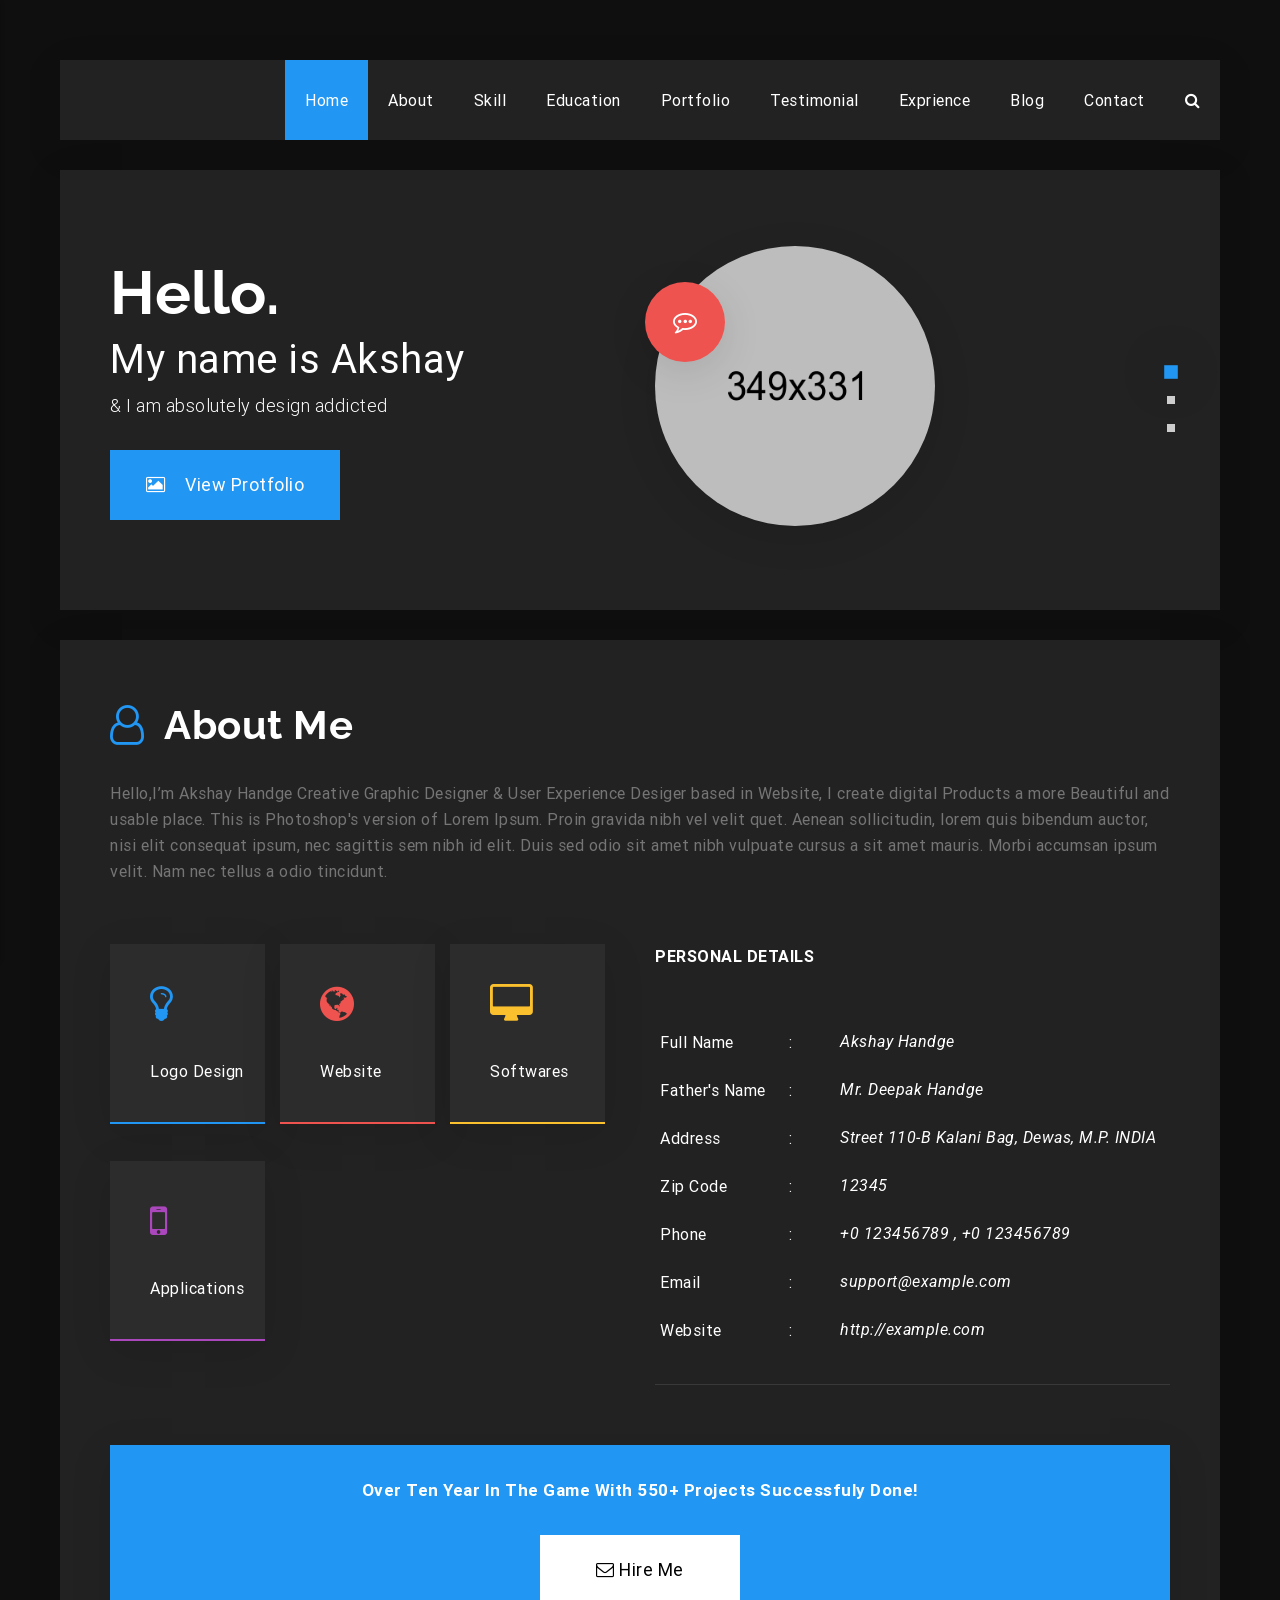
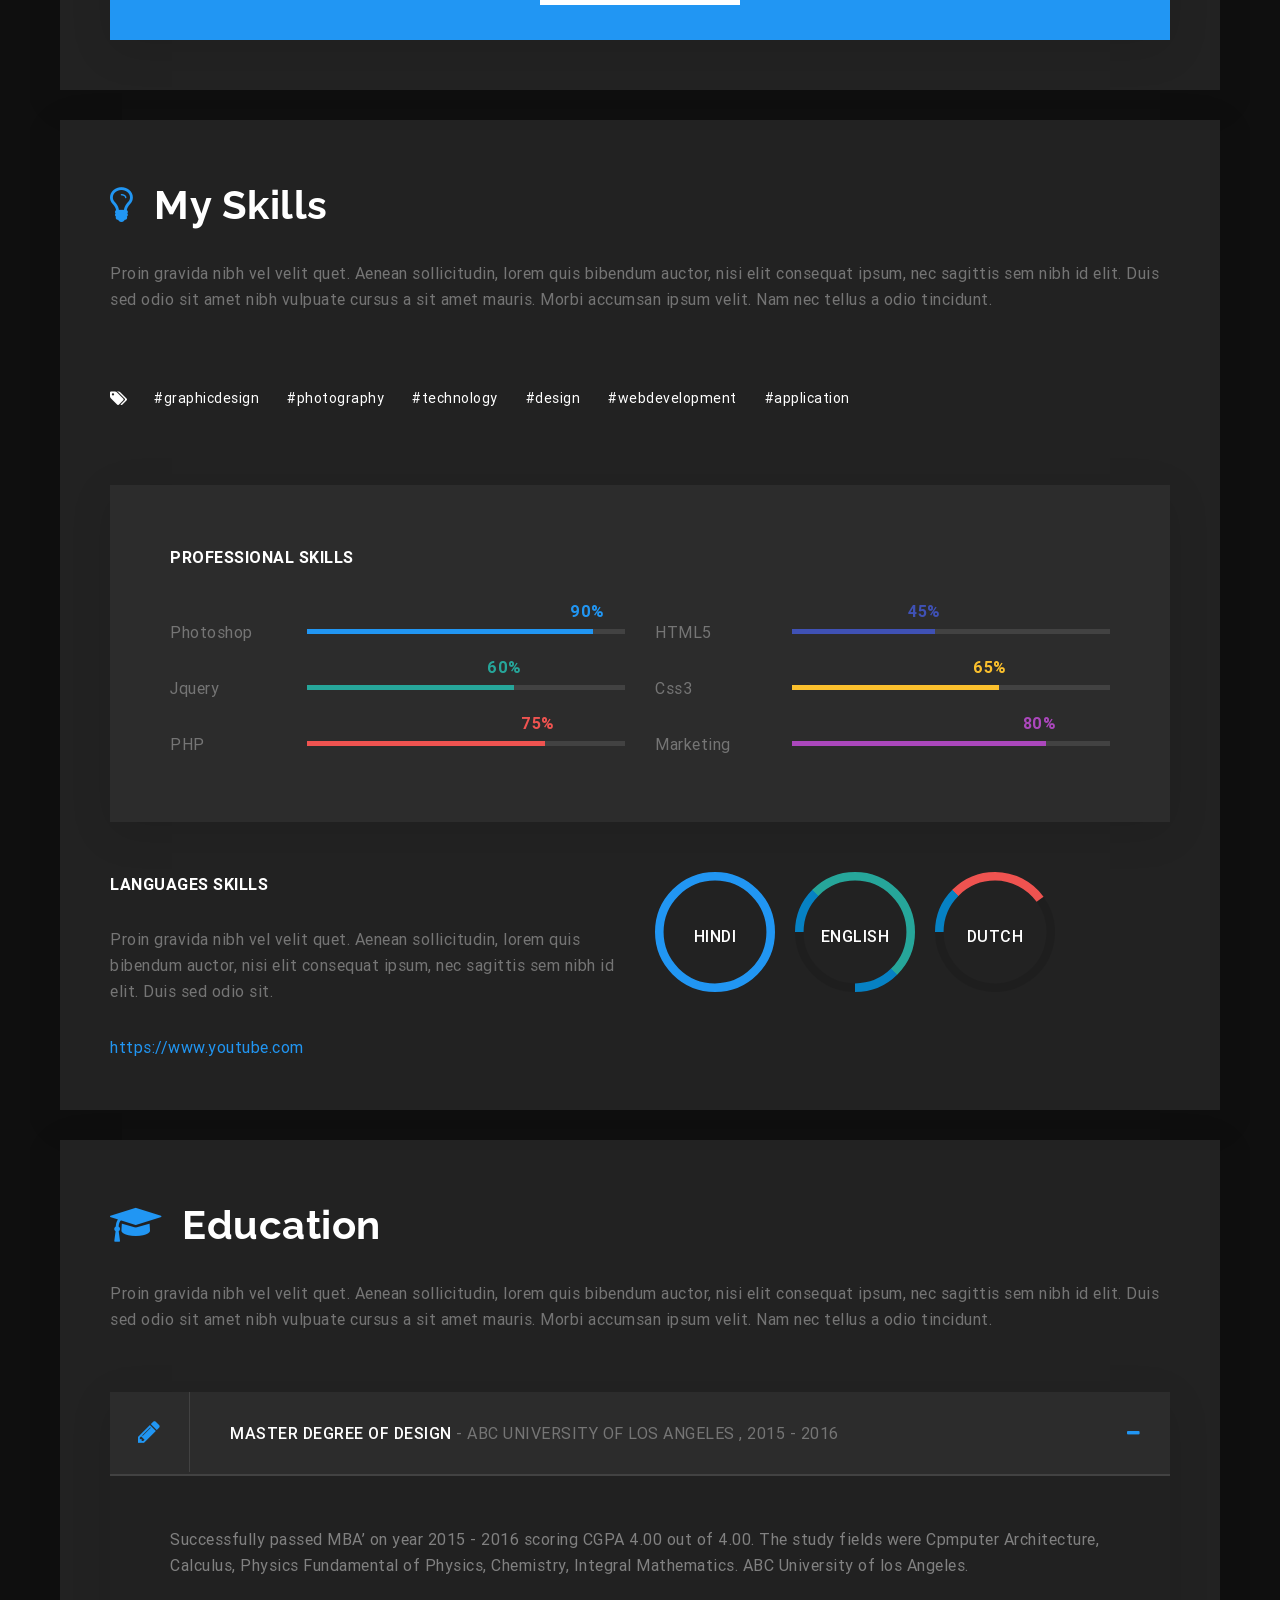
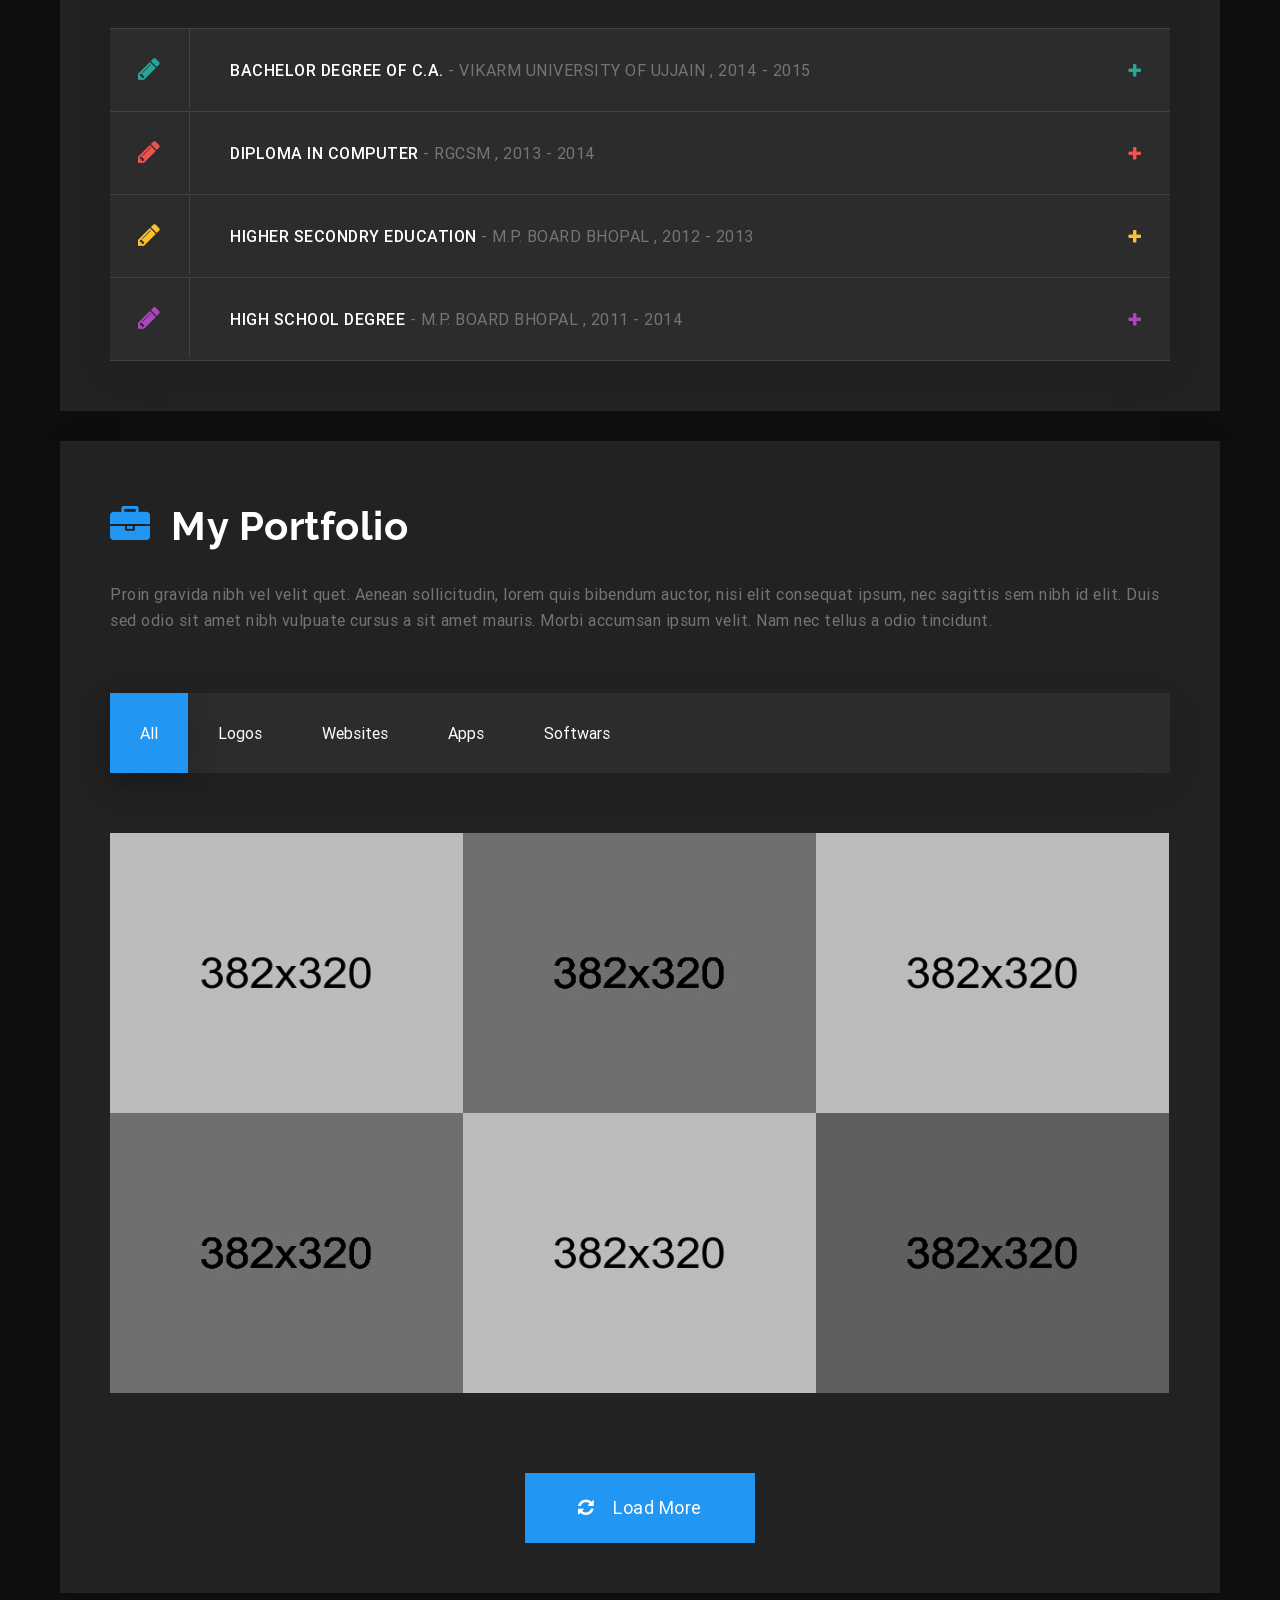
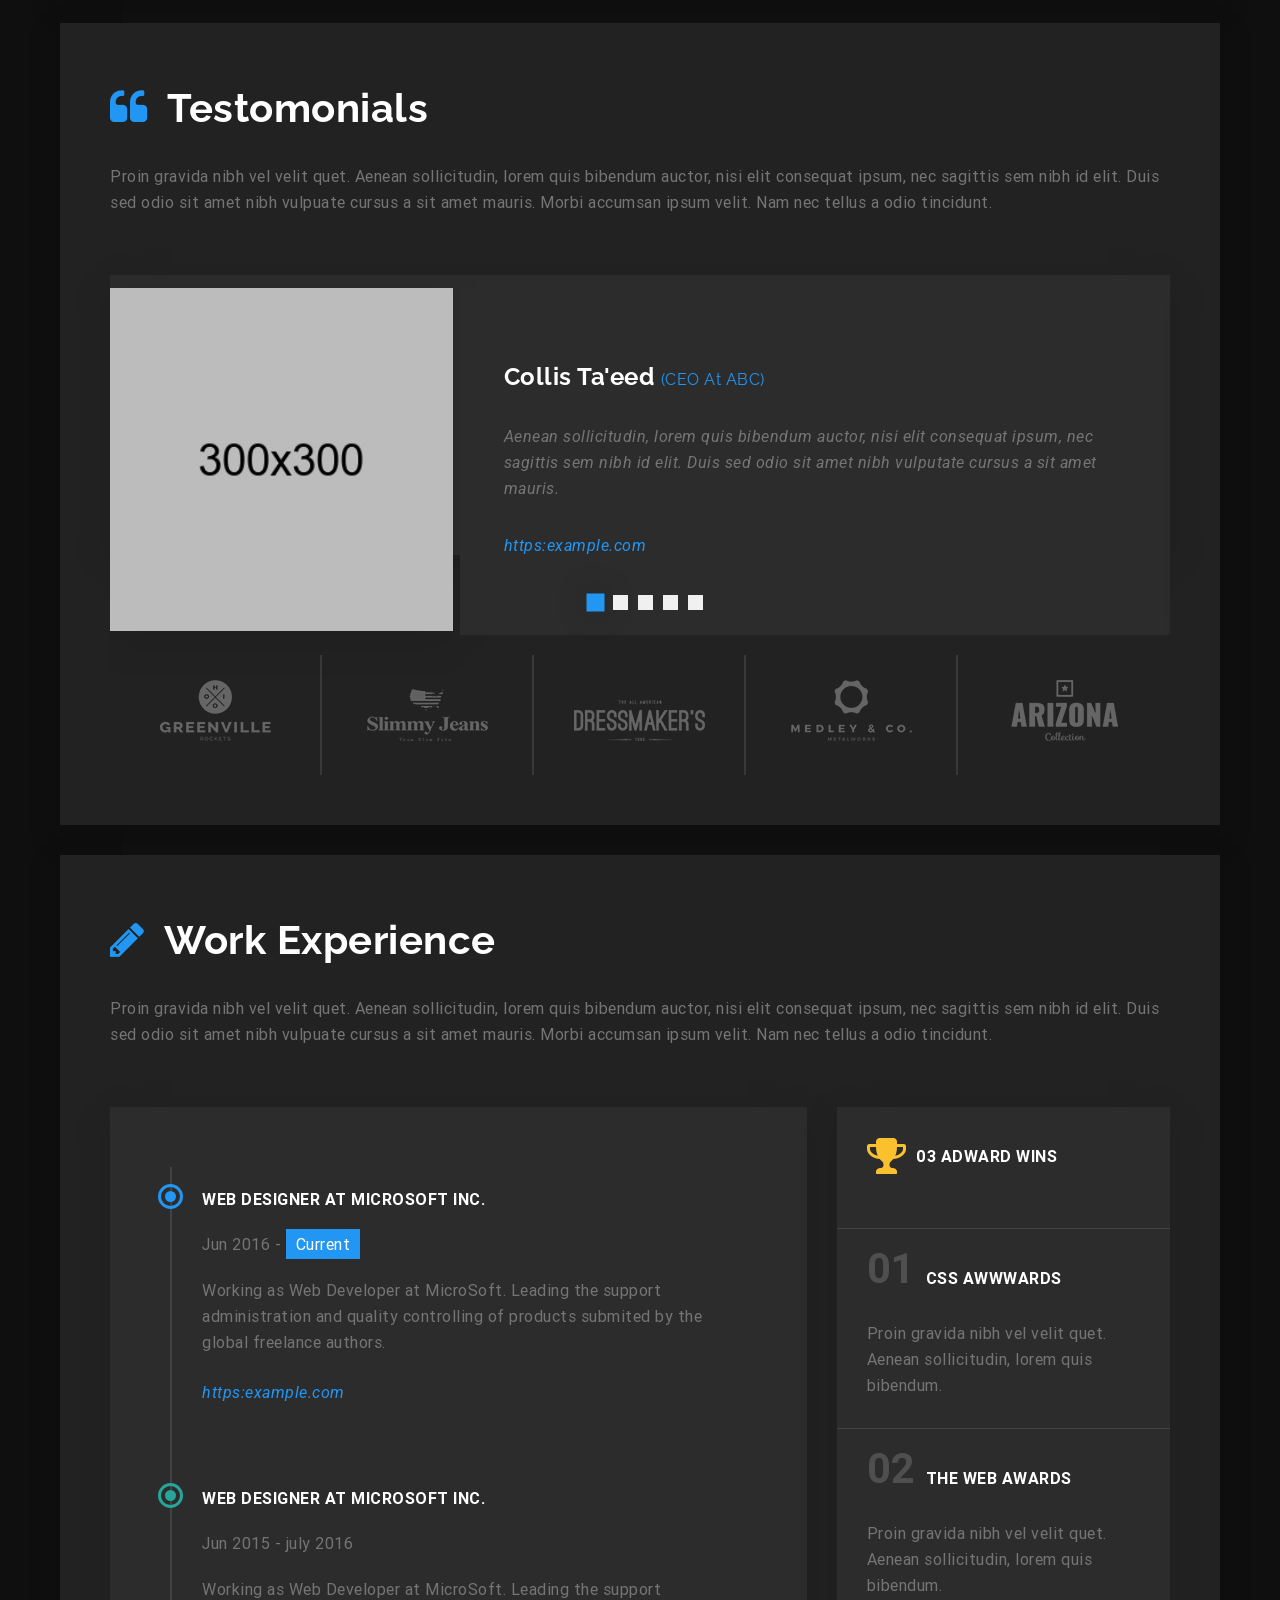
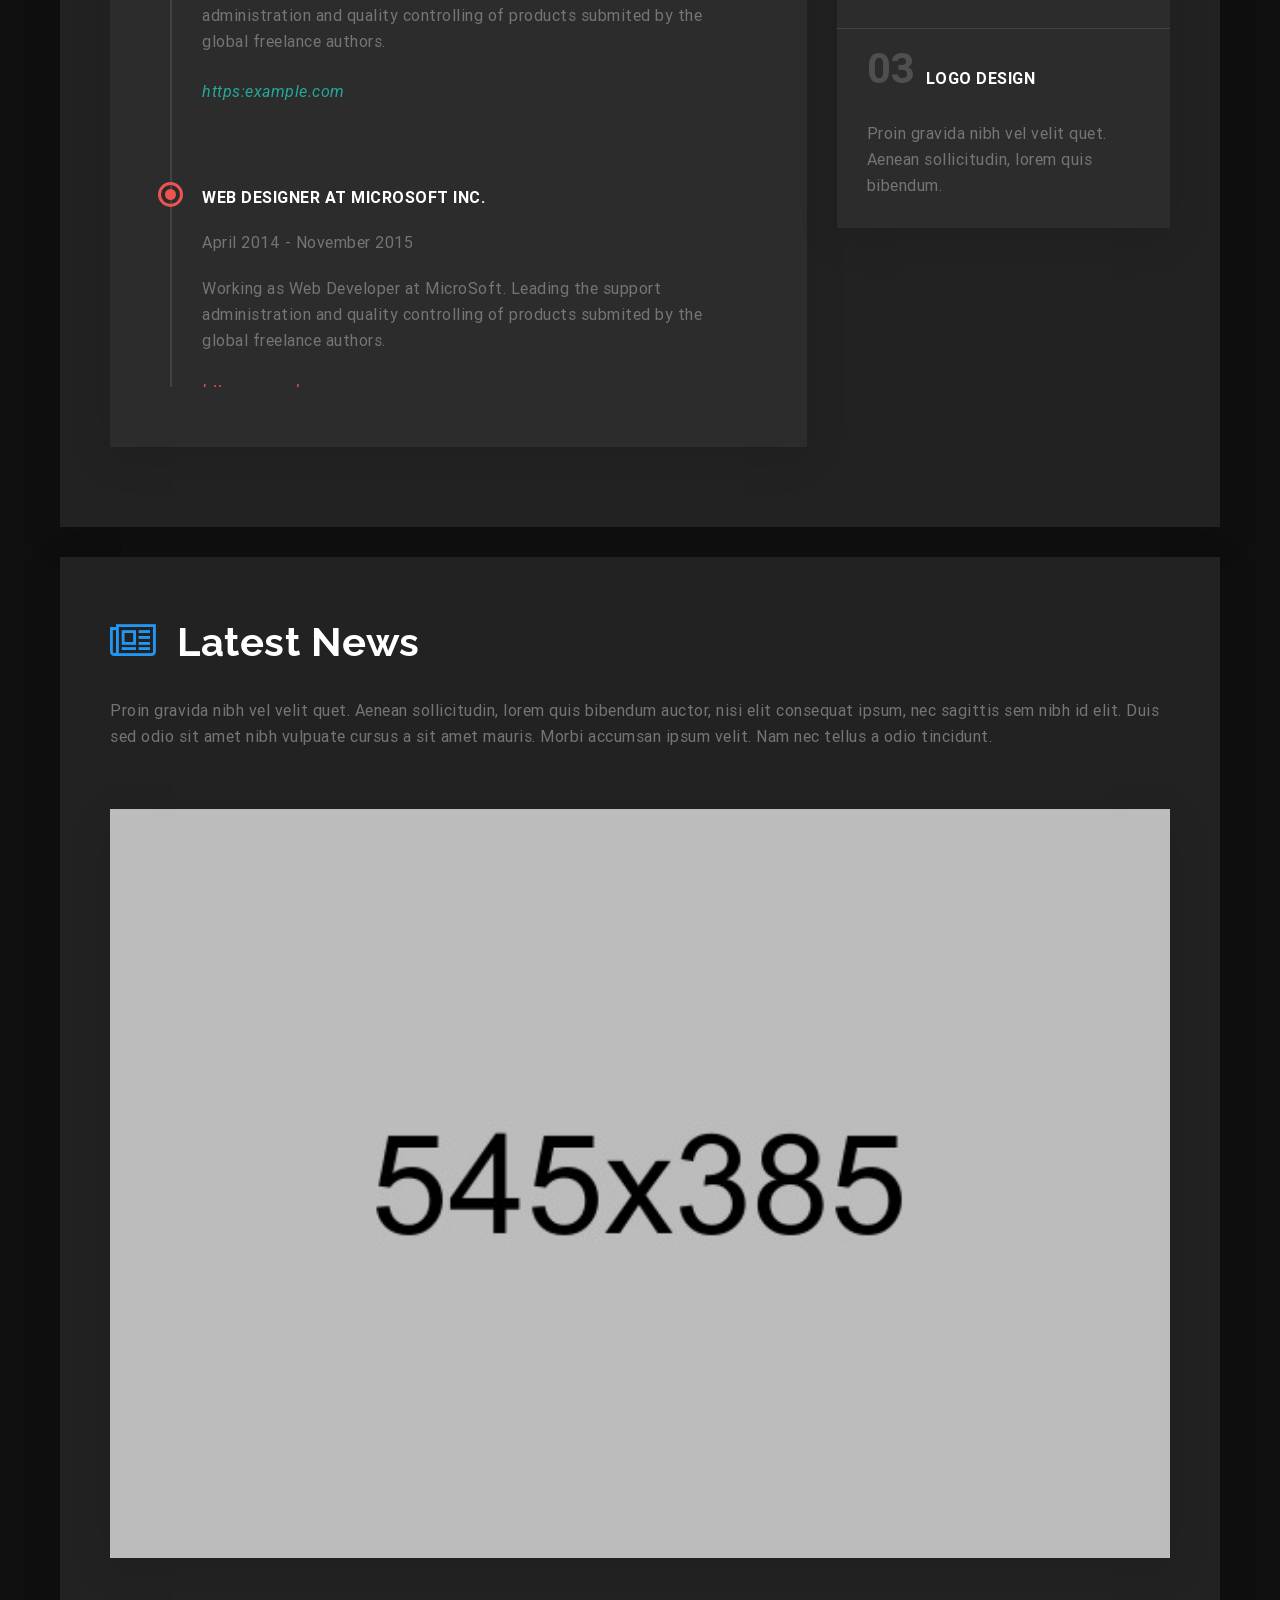
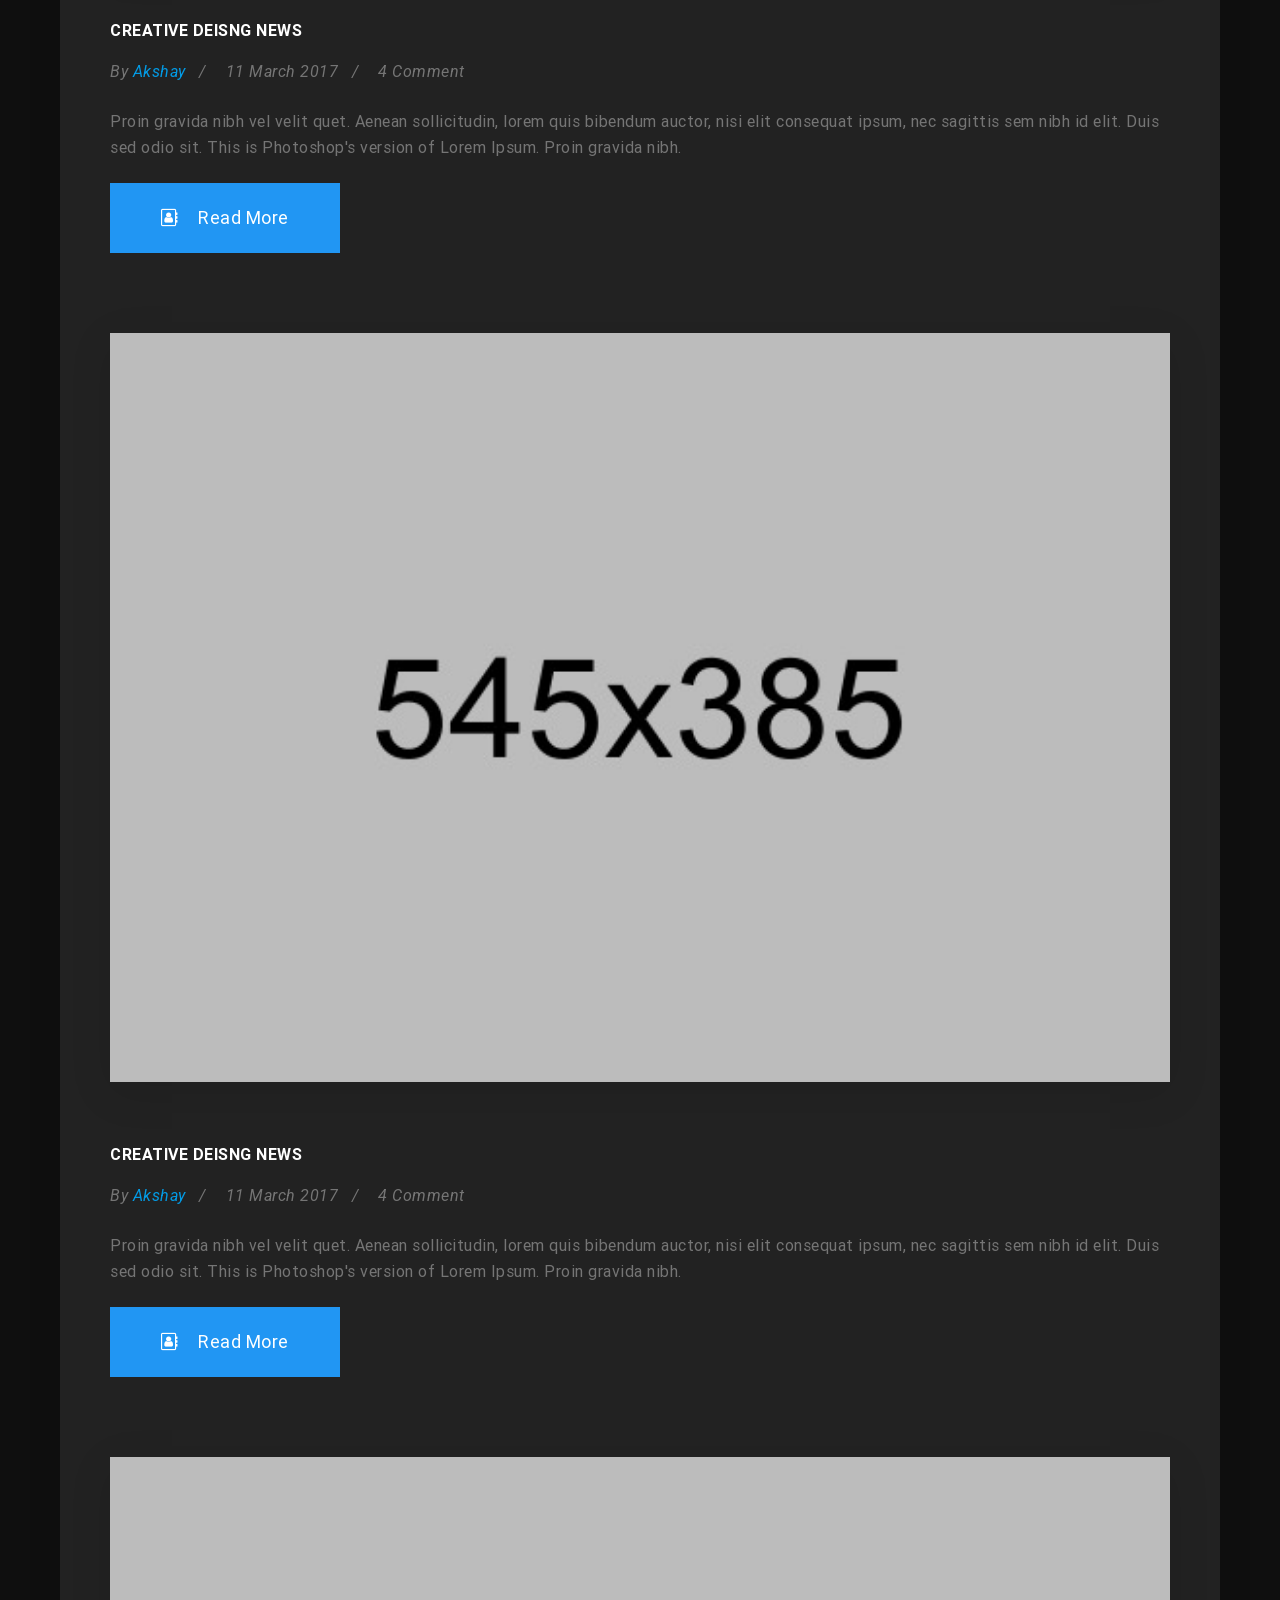
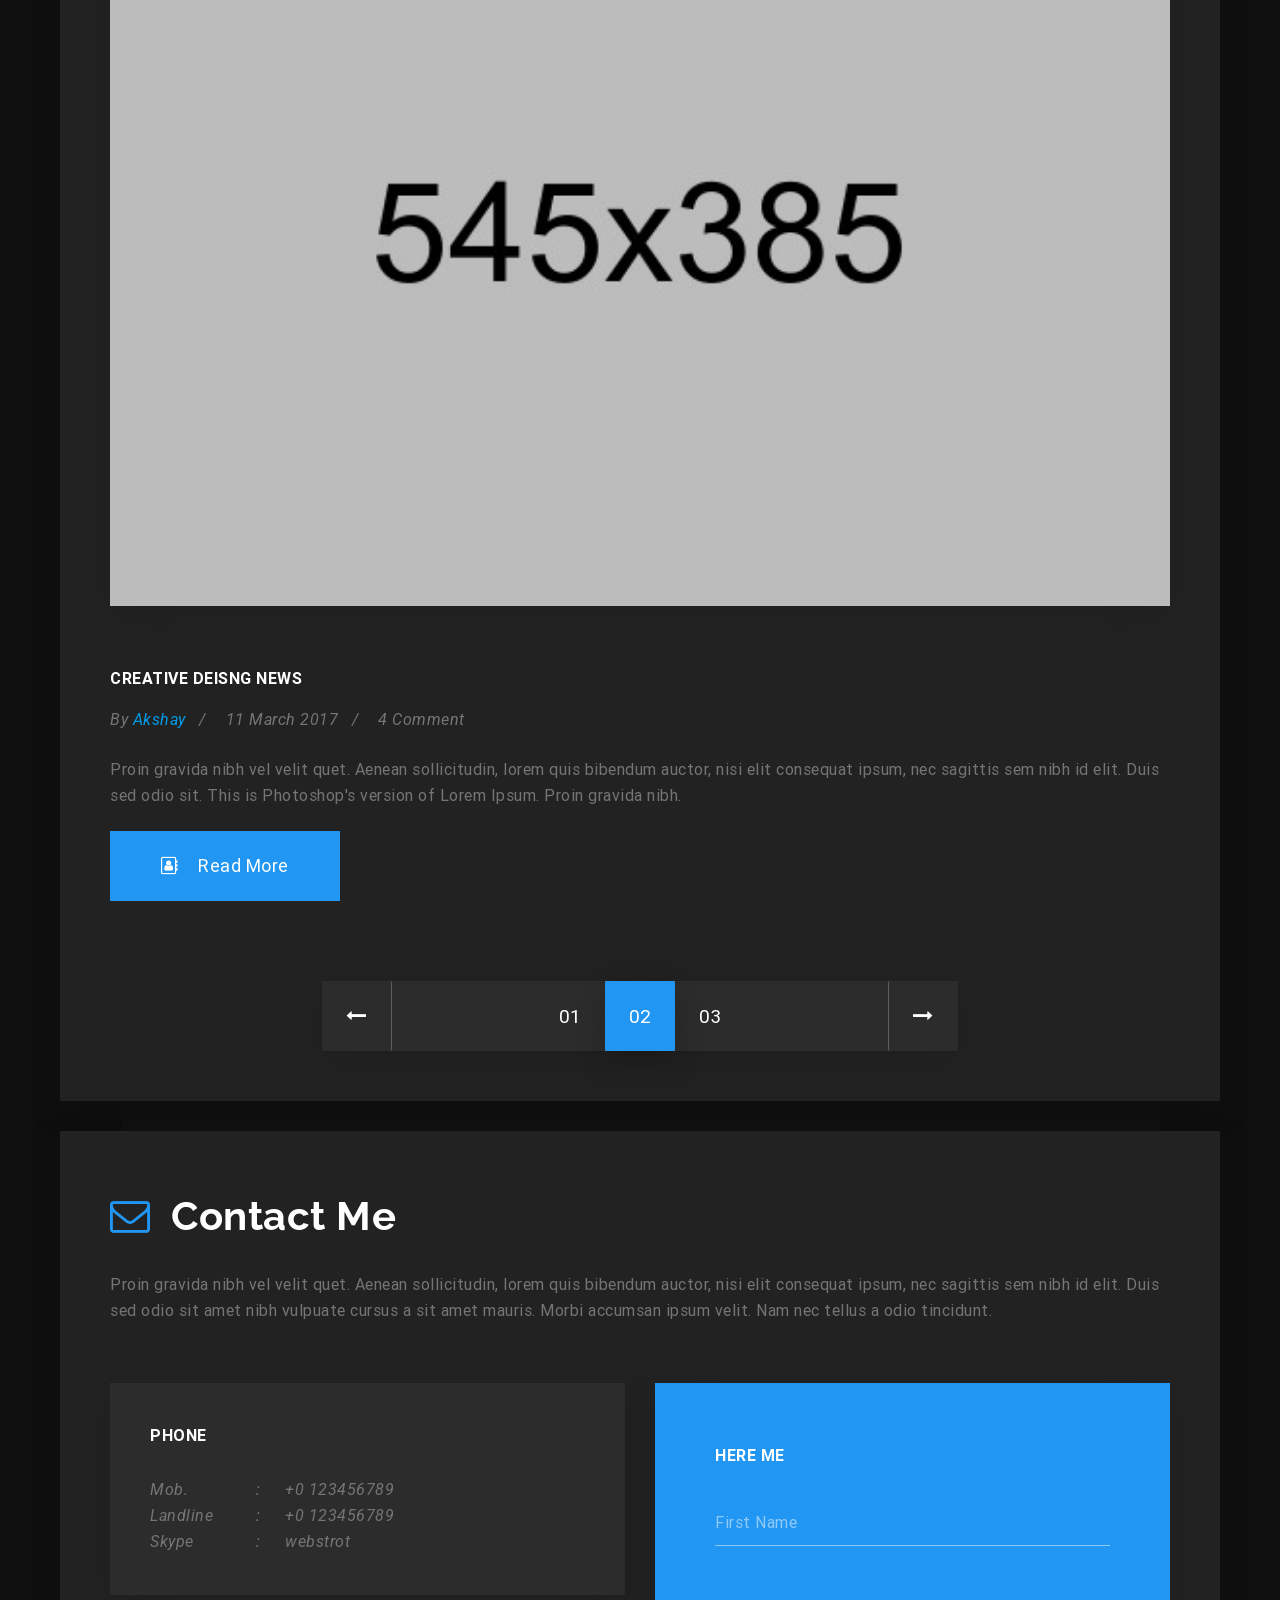
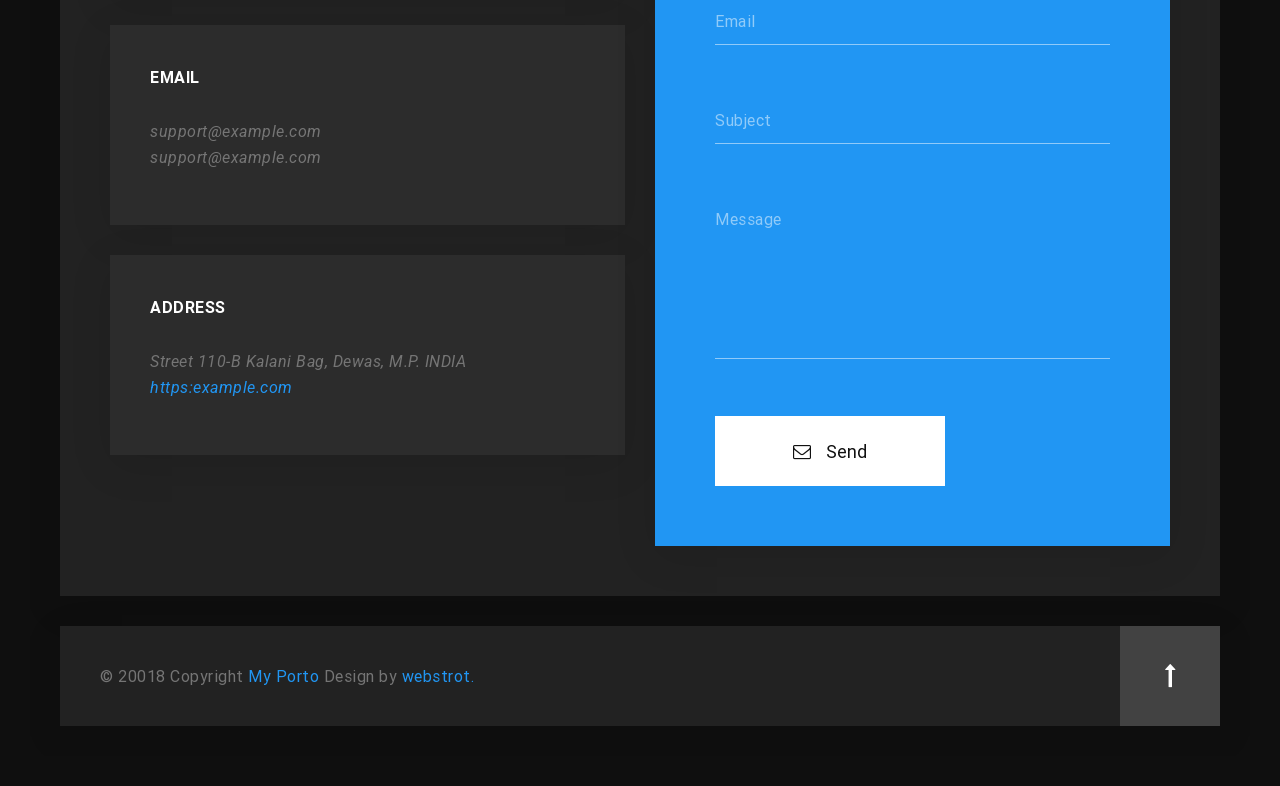
<file: trade/index.html>
<!DOCTYPE html>
<html lang="en">

<head>

    <meta charset="utf-8">
    <meta http-equiv="X-UA-Compatible" content="IE=edge">
    <meta name="viewport" content="width=device-width, initial-scale=1">

    <title>My Porto Resume HTML Template</title>

    <!-- css include -->
    <link rel="stylesheet" type="text/css" href="assets/css/materialize.css">
    <link rel="stylesheet" type="text/css" href="assets/css/font-awesome.min.css">
    <link rel="stylesheet" type="text/css" href="assets/css/owl.carousel.min.css">
    <link rel="stylesheet" type="text/css" href="assets/css/owl.theme.default.min.css">
    <link rel="stylesheet" type="text/css" href="assets/css/animate.css">

    <!-- my css include -->
    <link rel="stylesheet" type="text/css" href="assets/css/reset.css">
    <link rel="stylesheet" type="text/css" href="assets/css/style.css">
    <link rel="stylesheet" type="text/css" href="assets/css/responsive.css">

</head>

<body class="clearfix">

    <div data-scroll='0' class="thetop"></div>
    <!-- for back to top -->

    <!-- ========== ========== fixed - left side body start ========== ========== -->
    <div class="fixed-left-side-body">
        <div class="profile">
            <div class="profile-image center-align">
                <img src="assets/images/akshay2.png" alt="Image">
            </div>
            <!-- /.profile-image -->

            <div class="profile-name center-align">
                <h1 class="user-name">Akshay Handge</h1>
                <p>
                    <span class="photoshop-color">UI/UX Designer</span> in Dewas
                </p>
            </div>
            <!-- /.profile-name -->

            <ul class="social-btn">
                <li>
                    <a href="#">
                        <i class="fa fa-facebook" aria-hidden="true"></i>
                    </a>
                </li>

                <li>
                    <a href="#">
                        <i class="fa fa-twitter" aria-hidden="true"></i>
                    </a>
                </li>

                <li>
                    <a href="#">
                        <i class="fa fa-behance" aria-hidden="true"></i>
                    </a>
                </li>

                <li>
                    <a href="#">
                        <i class="fa fa-instagram" aria-hidden="true"></i>
                    </a>
                </li>

                <li>
                    <a href="#">
                        <i class="fa fa-linkedin" aria-hidden="true"></i>
                    </a>
                </li>

                <li>
                    <a href="#">
                        <i class="fa fa-dribbble" aria-hidden="true"></i>
                    </a>
                </li>
            </ul>

            <div class="discription clearfix">
                <h2 class="title mb-30">what's in my mind</h2>
                <p>
                    We can develop and design anything beyond your ima gination. About our work, we don’t say anything bec ause our work speaks. For more, you can ask our clie nts and they will tell you how much satisfied they are with our services. So, what are you waiting for?
                </p>
            </div>
            <!-- /.discription -->
            <div class="cv-btn">
                <a href="#!" class="custom-btn waves-effect waves-light">
                    <i class="fa fa-download" aria-hidden="true"></i> download cv
                </a>
            </div>
        </div>
        <!-- /.profile -->
    </div>
    <!-- /.fixed-left-side-body -->
    <!-- ========== ========== fixed - left side body end ========== ========== -->

    <!-- ========== ========== right side body start ========== ========== -->
    <div class="right-side-body">

        <!-- ==================== header-section start ==================== -->
        <header id="header-section" class="header-section mb-30 clearfix">
            <div class="">
                <nav class="main-nav">
                    <div class="nav-wrapper main-nav-wrapper">

                        <ul class="alternative-menu ul-li responsive_menu_fixed">

                            <li class="alt-search-area">
                                <form action="#">
                                    <input class="alternative-search" type="search" placeholder="search">
                                    <button><i class="fa fa-search"></i></button>
                                </form>
                            </li>

                            <li class="side-menu-btn right">
                                <a href="#" class="button-collapse waves-effect default" data-activates="mobile-demo">
                                    <i class="fa fa-bars" aria-hidden="true"></i>
                                </a>
                            </li>
                        </ul>
                        <!-- /.alternative-menu -->
                        <div class=" hello_icon_menu hello_single_index_menu1">
                            <ul class="ul-li-block side-nav" id="mobile-demo">

                                <li class="sn-user">
                                    <span class="sn-user-img">
								<img src="assets/images/akshay1.png" alt="Image">
							</span>
                                    <span class="sn-user-name">
								Akshay
							</span>
                                    <a href="#" class="sn-cv-link common-color">download cv</a>
                                </li>
                                <!-- /.sn-user -->

                                <li class="sn-item">
                                    <a href="0" class="waves-effect">
                                        <i class="fa fa-home" aria-hidden="true"></i> Home
                                    </a>
                                </li>
                                <li class="sn-item">
                                    <a href="1" class="waves-effect">
                                        <i class="fa fa-user-o" aria-hidden="true"></i> About
                                    </a>
                                </li>
                                <li class="sn-item">
                                    <a href="2" class="waves-effect">
                                        <i class="fa fa-lightbulb-o" aria-hidden="true"></i> Skills
                                    </a>
                                </li>
                                <li class="sn-item">
                                    <a href="3" class="waves-effect">
                                        <i class="fa fa-graduation-cap" aria-hidden="true"></i> Education
                                    </a>
                                </li>
                                <li class="sn-item">
                                    <a href="4" class="waves-effect">
                                        <i class="fa fa-briefcase" aria-hidden="true"></i> Portfolio
                                    </a>
                                </li>
                                <li class="sn-item">
                                    <a href="5" class="waves-effect">
                                        <i class="fa fa-quote-left" aria-hidden="true"></i> Testimolial
                                    </a>
                                </li>
                                <li class="sn-item">
                                    <a href="6" class="waves-effect">
                                        <i class="fa fa-pencil" aria-hidden="true"></i> Experience
                                    </a>
                                </li>
                                <li class="sn-item">
                                    <a href="7" class="waves-effect">
                                        <i class="fa fa-newspaper-o" aria-hidden="true"></i> Blog
                                    </a>
                                </li>
                                <li class="sn-item">
                                    <a href="8" class="waves-effect">
                                        <i class="fa fa-envelope-o" aria-hidden="true"></i> Contant
                                    </a>
                                </li>
                            </ul>
                        </div>
                        <div class="hello_main_navigation hello_single_index_menu2">
                            <ul id="nav-mobile" class="right main-nav-ul">
                                <li class="active"><a href="0" class="nav-mobile">home</a></li>
                                <li><a href="1" class="waves-effect default">about</a></li>
                                <li><a href="2" class="waves-effect default">skill</a></li>
                                <li><a href="3" class="waves-effect default">education</a></li>
                                <li><a href="4" class="waves-effect default">portfolio</a></li>
                                <li><a href="5" class="waves-effect default">testimonial</a></li>
                                <li><a href="6" class="waves-effect default">exprience</a></li>
                                <li><a href="7" class="waves-effect default">blog</a></li>
                                <li><a href="8" class="waves-effect default">contact</a></li>
                                <li>
                                    <a href="0" class="waves-effect default cd-search-trigger">
                                        <i class="fa fa-search" aria-hidden="true"></i>
                                    </a>
                                </li>
                            </ul>
                        </div>

                        <!-- /.main-nav-ul -->
                        <div class="hello_menu_fixed_main_wrapper">
                            <div class="row">
                                <div class="col-lg-3 col-md-3 col-sm-3 col-xs-12">
                                    <div class="hello_logo_wrapper">
                                        <div class="hello_logo">
                                            <img src="assets/images/logo.png" alt="hello_logo">
                                        </div>
                                    </div>
                                </div>
                                <div class="col-lg-9 col-md-9 col-sm-9 col-xs-12">
                                    <div class="hello_fixed_nav_wrapper hello_single_index_menu3">
                                        <ul class="hello_nav_fixed">
                                            <li><a href="0" class="nav-mobile">home</a></li>
                                            <li><a href="1" class="waves-effect default">about</a></li>
                                            <li><a href="2" class="waves-effect default">skill</a></li>
                                            <li><a href="3" class="waves-effect default">education</a></li>
                                            <li><a href="4" class="waves-effect default">portfolio</a></li>
                                            <li><a href="5" class="waves-effect default">testimonial</a></li>
                                            <li><a href="6" class="waves-effect default">exprience</a></li>
                                            <li><a href="7" class="waves-effect default">blog</a></li>
                                            <li><a href="8" class="waves-effect default">contact</a></li>
                                            <li>
                                                <a href="0" class="waves-effect default cd-search-trigger">
                                                    <i class="fa fa-search" aria-hidden="true"></i>
                                                </a>
                                            </li>
                                        </ul>
                                    </div>
                                </div>
                            </div>
                        </div>
                    </div>
                    <!-- /.main-nav-wrapper -->
                </nav>
            </div>
            <!-- /.
			-->

            <div id="cd-search" class="cd-search">
                <form action="#">
                    <input type="search" placeholder="Search...">
                </form>
            </div>

        </header>
        <!-- /#header-section -->
        <!-- ==================== header-section end ==================== -->

        <!-- ==================== main-slider-section start ==================== -->
        <section id="main-slider-section" class="main-slider-section mb-30 clearfix">

            <div class="main-slider owl-carousel owl-theme">
                <div class="item">
                    <div class="row">

                        <div class="col l6 m6">
                            <div class="item-child-left left-align">
                                <h2 class="hi">hello.</h2>
                                <p class="name">My name is Akshay</p>
                                <small class="position mb-30">& I am absolutely design addicted</small>

                                <a href="#!" class="custom-btn waves-effect waves-light">
                                    <i class="fa fa-picture-o" aria-hidden="true"></i> view protfolio
                                </a>
                            </div>
                            <!-- /.item-child-left -->
                        </div>
                        <!-- coll6 -->

                        <div class="col l6 m6">
                            <div class="item-child-right right-align">
                                <img src="assets/images/akshay1.png" alt="Image">
                                <a href="#" class="chat waves-effect waves-light">
                                    <i class="fa fa-commenting-o" aria-hidden="true"></i>
                                </a>
                            </div>
                            <!-- /.item-child-right -->
                        </div>
                        <!-- coll6 -->

                    </div>
                    <!-- row -->
                </div>
                <!-- /.item -->
                <div class="item">
                    <div class="row">

                        <div class="col l6 m6">
                            <div class="item-child-left left-align">
                                <h2 class="hi">hello.</h2>
                                <p class="name">My name is Akshay</p>
                                <small class="position mb-30">& I am absolutely design addicted</small>

                                <a href="#!" class="custom-btn waves-effect waves-light">
                                    <i class="fa fa-picture-o" aria-hidden="true"></i> view protfolio
                                </a>
                            </div>
                            <!-- /.item-child-left -->
                        </div>
                        <!-- coll6 -->

                        <div class="col l6 m6">
                            <div class="item-child-right right-align">
                                <img src="assets/images/akshay1.png" alt="Image">
                                <a href="#" class="chat waves-effect waves-light">
                                    <i class="fa fa-commenting-o" aria-hidden="true"></i>
                                </a>
                            </div>
                            <!-- /.item-child-right -->
                        </div>
                        <!-- coll6 -->

                    </div>
                    <!-- row -->
                </div>
                <!-- /.item -->
                <div class="item">
                    <div class="row">

                        <div class="col l6 m6">
                            <div class="item-child-left left-align">
                                <h2 class="hi">hello.</h2>
                                <p class="name">My name is Akshay</p>
                                <small class="position mb-30">& I am absolutely design addicted</small>

                                <a href="#!" class="custom-btn waves-effect waves-light">
                                    <i class="fa fa-picture-o" aria-hidden="true"></i> view protfolio
                                </a>
                            </div>
                            <!-- /.item-child-left -->
                        </div>
                        <!-- coll6 -->

                        <div class="col l6 m6">
                            <div class="item-child-right right-align">
                                <img src="assets/images/akshay1.png" alt="Image">
                                <a href="#" class="chat waves-effect waves-light">
                                    <i class="fa fa-commenting-o" aria-hidden="true"></i>
                                </a>
                            </div>
                            <!-- /.item-child-right -->
                        </div>
                        <!-- coll6 -->

                    </div>
                    <!-- row -->
                </div>
                <!-- /.item -->
            </div>
            <!-- /.main-slider -->

        </section>
        <!-- /.main-slider-section -->
        <!-- ==================== main-slider-section end ==================== -->

        <!-- ==================== aboutme-section start ==================== -->
        <div data-scroll='1' class="aboutme-section sec-p100-bg-bs mb-30 clearfix" id="about">
            <div class="Section-title">
                <h2>
					<i class="fa fa-user-o" aria-hidden="true"></i>
					about me
				</h2>
                <span>about me</span>
                <p>
                    Hello,I’m Akshay Handge Creative Graphic Designer & User Experience Desiger based in Website, I create digital Products a more Beautiful and usable place. This is Photoshop's version of Lorem Ipsum. Proin gravida nibh vel velit quet. Aenean sollicitudin, lorem quis bibendum auctor, nisi elit consequat ipsum, nec sagittis sem nibh id elit. Duis sed odio sit amet nibh vulpuate cursus a sit amet mauris. Morbi accumsan ipsum velit. Nam nec tellus a odio tincidunt.
                </p>
            </div>
            <!-- /.Section-title -->

            <div class="personal-details-area">
                <div class="row">
                    <div class="col l6 m12 s12">
                        <div class="personal-details-left">
                            <ul class="service-list ul-li">
                                <li class="logodesign">
                                    <i class="fa fa-lightbulb-o" aria-hidden="true"></i>
                                    <span class="service-name">logo design</span>
                                    <a href="#" class="more"><i class="fa fa-plus" aria-hidden="true"></i></a>
                                </li>
                                <li class="website">
                                    <i class="fa fa-globe" aria-hidden="true"></i>
                                    <span class="service-name">website</span>
                                    <a href="#" class="more"><i class="fa fa-plus" aria-hidden="true"></i></a>
                                </li>
                                <li class="softwares">
                                    <i class="fa fa-desktop" aria-hidden="true"></i>
                                    <span class="service-name">softwares</span>
                                    <a href="#" class="more"><i class="fa fa-plus" aria-hidden="true"></i></a>
                                </li>
                                <li class="applications">
                                    <i class="fa fa-mobile" aria-hidden="true"></i>
                                    <span class="service-name">applications</span>
                                    <a href="#" class="more"><i class="fa fa-plus" aria-hidden="true"></i></a>
                                </li>
                            </ul>
                            <!-- /.service-list -->
                        </div>
                        <!-- /.personal-details-left -->
                    </div>
                    <!-- colm6 -->

                    <div class="col l6 m12 s12">
                        <div class="personal-details-right">
                            <h2 class="title">personal details</h2>
                            <table>
                                <tbody>
                                    <tr>
                                        <td class="td-w25">Full Name</td>
                                        <td class="td-w10">:</td>
                                        <td class="td-w65">Akshay Handge</td>
                                    </tr>
                                    <tr>
                                        <td class="td-w25">Father's Name</td>
                                        <td class="td-w10">:</td>
                                        <td class="td-w65">Mr. Deepak Handge</td>
                                    </tr>
                                    <tr>
                                        <td class="td-w25">Address</td>
                                        <td class="td-w10">:</td>
                                        <td class="td-w65">Street 110-B Kalani Bag, Dewas, M.P. INDIA</td>
                                    </tr>
                                    <tr>
                                        <td class="td-w25">Zip Code</td>
                                        <td class="td-w10">:</td>
                                        <td class="td-w65">12345</td>
                                    </tr>
                                    <tr>
                                        <td class="td-w25">Phone</td>
                                        <td class="td-w10">:</td>
                                        <td class="td-w65">+0 123456789 , +0 123456789</td>
                                    </tr>
                                    <tr>
                                        <td class="td-w25">Email</td>
                                        <td class="td-w10">:</td>
                                        <td class="td-w65">support@example.com</td>
                                    </tr>
                                    <tr>
                                        <td class="td-w25">Website</td>
                                        <td class="td-w10">:</td>
                                        <td class="td-w65">http://example.com</td>
                                    </tr>

                                </tbody>
                            </table>
                        </div>
                        <!-- /.personal-details-right -->
                    </div>
                    <!-- colm6 -->
                </div>
                <!-- row -->
            </div>
            <!-- /.personal-details-area -->

            <div class="success">
                <div class="success-child-left">
                    <i class="fa fa-picture-o" aria-hidden="true"></i>
                    <p>
                        Over Ten Year In The Game With 550+ Projects Successfuly Done!
                    </p>
                </div>
                <!-- /.success-child-left -->
                <div class="success-child-right">
                    <a href="#!" class="hire-me waves-effect">
                        <i class="fa fa-envelope-o" aria-hidden="true"></i> hire me
                    </a>
                </div>
                <!-- /.success-child-right -->
            </div>
            <!-- /.success -->
        </div>
        <!-- /.aboutme-section -->
        <!-- ==================== aboutme-section end ==================== -->

        <!-- ==================== my-skill-section start ==================== -->
        <div data-scroll='2' class="my-skill-section sec-p100-bg-bs mb-30 clearfix" id="skill">
            <div class="Section-title">
                <h2>
					<i class="fa fa-lightbulb-o" aria-hidden="true"></i>
					My Skills
				</h2>
                <span>My Skills</span>
                <p>
                    Proin gravida nibh vel velit quet. Aenean sollicitudin, lorem quis bibendum auctor, nisi elit consequat ipsum, nec sagittis sem nibh id elit. Duis sed odio sit amet nibh vulpuate cursus a sit amet mauris. Morbi accumsan ipsum velit. Nam nec tellus a odio tincidunt.
                </p>
            </div>
            <!-- /.Section-title -->

            <div class="professional-skills-area">
                <ul class="tabs skills-tab ul-li">
                    <li class="tab tag-item tag-icon">
                        <i class="fa fa-tags" aria-hidden="true"></i>
                    </li>
                    <li class="tab tag-item"><a href="#">#graphicdesign</a></li>
                    <li class="tab tag-item"><a href="#" class="active">#photography</a></li>
                    <li class="tab tag-item"><a href="#">#technology</a></li>
                    <li class="tab tag-item"><a href="#">#design</a></li>
                    <li class="tab tag-item"><a href="#">#webdevelopment</a></li>
                    <li class="tab tag-item"><a href="#">#application</a></li>
                </ul>
                <div id="graphicdesign">
                    <h2 class="title">professional skills</h2>

                    <div class="skill_progress">

                        <div class="row">
                            <div class="col l6 m6 s12">
                                <div class="single_experties">
                                    <div class="skilled-tittle">Photoshop</div>
                                    <div class="progress">
                                        <div class="progress-bar photoshop-bg wow Rx-width-90 animated" role="progressbar" data-wow-duration="0.5s" data-wow-delay=".5s" aria-valuenow="0" aria-valuemin="0" aria-valuemax="100">
                                            <span class="photoshop-color">90%</span>
                                        </div>
                                    </div>
                                </div>
                                <!-- /single_experties -->

                                <div class="single_experties">
                                    <div class="skilled-tittle">Jquery</div>
                                    <div class="progress">
                                        <div class="progress-bar jquery-bg wow Rx-width-60 animated" role="progressbar" data-wow-duration="1s" data-wow-delay=".15s" aria-valuenow="0" aria-valuemin="0" aria-valuemax="100">
                                            <span class="jquery-color">60%</span>
                                        </div>
                                    </div>
                                </div>
                                <!-- /single_experties -->

                                <div class="single_experties m-0">
                                    <div class="skilled-tittle">PHP</div>
                                    <div class="progress">
                                        <div class="progress-bar php-bg wow Rx-width-75 animated" role="progressbar" data-wow-duration="1.5s" data-wow-delay=".25s" aria-valuenow="0" aria-valuemin="0" aria-valuemax="100">
                                            <span class="php-color">75%</span>
                                        </div>
                                    </div>
                                </div>
                                <!-- /single_experties -->
                            </div>
                            <!-- colm6 -->

                            <div class="col l6 m6 s12">
                                <div class="single_experties">
                                    <div class="skilled-tittle">HTML5</div>
                                    <div class="progress">
                                        <div class="progress-bar html5-bg wow Rx-width-45 animated" role="progressbar" data-wow-duration="0.5s" data-wow-delay=".5s" aria-valuenow="0" aria-valuemin="0" aria-valuemax="100">
                                            <span class="html5-color">45%</span>
                                        </div>
                                    </div>
                                </div>
                                <!-- /single_experties -->

                                <div class="single_experties">
                                    <div class="skilled-tittle">Css3</div>
                                    <div class="progress">
                                        <div class="progress-bar css3-bg wow Rx-width-65 animated" role="progressbar" data-wow-duration="1s" data-wow-delay=".15s" aria-valuenow="0" aria-valuemin="0" aria-valuemax="100">
                                            <span class="css3-color">65%</span>
                                        </div>
                                    </div>
                                </div>
                                <!-- /single_experties -->

                                <div class="single_experties m-0">
                                    <div class="skilled-tittle">Marketing</div>
                                    <div class="progress">
                                        <div class="progress-bar marketing-bg wow Rx-width-80 animated" role="progressbar" data-wow-duration="1.5s" data-wow-delay=".25s" aria-valuenow="0" aria-valuemin="0" aria-valuemax="100">
                                            <span class="marketing-color">80%</span>
                                        </div>
                                    </div>
                                </div>
                                <!-- /single_experties -->
                            </div>
                            <!-- colm6 -->
                        </div>
                        <!-- row -->

                    </div>
                    <!-- /.skill_progress -->
                </div>

            </div>
            <!-- /.professional-skills-area -->

            <div class="languages-skills">
                <div class="row">

                    <div class="col l6 m12 s12">
                        <div class="lang-skill-left">
                            <h2 class="title mb-30">languages skills</h2>

                            <p class="mb-30">
                                Proin gravida nibh vel velit quet. Aenean sollicitudin, lorem quis bibendum auctor, nisi elit consequat ipsum, nec sagittis sem nibh id elit. Duis sed odio sit.
                            </p>

                            <a href="#" class="common-color">https://www.youtube.com</a>
                        </div>
                        <!-- /.lang-skill-left -->
                    </div>
                    <!-- colm6 -->
                    <div class="col l6 m12 s12">
                        <div class="lang-skill-right">
                            <div class="skill-piechart">
                                <div class="first circle">
                                    <strong>HINDI</strong>
                                </div>
                            </div>
                            <!-- /pie-chart -->

                            <div class="skill-piechart">
                                <div class="second circle">
                                    <strong>ENGLISH</strong>
                                </div>
                            </div>
                            <!-- /pie-chart -->
                            <div class="skill-piechart">
                                <div class="third circle">
                                    <strong>DUTCH</strong>
                                </div>
                            </div>
                            <!-- /pie-chart -->
                        </div>
                    </div>
                    <!-- colm6 -->

                </div>
                <!-- row -->
            </div>
            <!-- /.languages-skills -->

        </div>
        <!-- /.my-skill-section -->
        <!-- ==================== my-skill-section end ==================== -->

        <!-- ==================== education-section start ==================== -->
        <div data-scroll='3' class="education-section sec-p100-bg-bs mb-30 clearfix" id="education">

            <div class="Section-title">
                <h2>
					<i class="fa fa-graduation-cap" aria-hidden="true"></i>
					education
				</h2>
                <span>education</span>
                <p>
                    Proin gravida nibh vel velit quet. Aenean sollicitudin, lorem quis bibendum auctor, nisi elit consequat ipsum, nec sagittis sem nibh id elit. Duis sed odio sit amet nibh vulpuate cursus a sit amet mauris. Morbi accumsan ipsum velit. Nam nec tellus a odio tincidunt.
                </p>
            </div>
            <!-- /.Section-title -->

            <ul class="accordion collapsible" data-collapsible="accordion">
                <li>
                    <div class="accordion-header acco-clr1 collapsible-header active">
                        <span class="icon">
							<i class="fa fa-pencil" aria-hidden="true"></i>
						</span>
                        <p>
                            <strong>Master Degree of design</strong> - Abc University of Los Angeles , 2015 - 2016
                        </p>
                    </div>
                    <div class="accordion-body collapsible-body">
                        <span>
							Successfully passed MBA’ on year 2015 - 2016 scoring CGPA 4.00 out of 4.00. The study fields were Cpmputer Architecture, Calculus, Physics Fundamental of Physics, Chemistry, Integral Mathematics. ABC University of los Angeles.
						</span>
                    </div>
                </li>

                <li>
                    <div class="accordion-header acco-clr2 collapsible-header active">
                        <span class="icon">
							<i class="fa fa-pencil" aria-hidden="true"></i>
						</span>
                        <p>
                            <strong>Bachelor Degree of C.A.</strong> - Vikarm University of Ujjain , 2014 - 2015
                        </p>
                    </div>
                    <div class="accordion-body collapsible-body">
                        <span>
							Successfully passed MBA’ on year 2015 - 2016 scoring CGPA 4.00 out of 4.00. The study fields were Cpmputer Architecture, Calculus, Physics Fundamental of Physics, Chemistry, Integral Mathematics. ABC University of los Angeles.
						</span>
                    </div>
                </li>

                <li>
                    <div class="accordion-header acco-clr3 collapsible-header active">
                        <span class="icon">
							<i class="fa fa-pencil" aria-hidden="true"></i>
						</span>
                        <p>
                            <strong>Diploma in Computer</strong> - RGCSM , 2013 - 2014
                        </p>
                    </div>
                    <div class="accordion-body collapsible-body">
                        <span>
							Successfully passed MBA’ on year 2015 - 2016 scoring CGPA 4.00 out of 4.00. The study fields were Cpmputer Architecture, Calculus, Physics Fundamental of Physics, Chemistry, Integral Mathematics. ABC University of los Angeles.
						</span>
                    </div>
                </li>

                <li>
                    <div class="accordion-header acco-clr4 collapsible-header active">
                        <span class="icon">
							<i class="fa fa-pencil" aria-hidden="true"></i>
						</span>
                        <p>
                            <strong>Higher Secondry Education</strong> - M.p. Board Bhopal , 2012 - 2013
                        </p>
                    </div>
                    <div class="accordion-body collapsible-body">
                        <span>
							Successfully passed MBA’ on year 2015 - 2016 scoring CGPA 4.00 out of 4.00. The study fields were Cpmputer Architecture, Calculus, Physics Fundamental of Physics, Chemistry, Integral Mathematics. ABC University of los Angeles.
						</span>
                    </div>
                </li>

                <li>
                    <div class="accordion-header acco-clr5 collapsible-header active">
                        <span class="icon">
							<i class="fa fa-pencil" aria-hidden="true"></i>
						</span>
                        <p>
                            <strong>High School Degree</strong> - M.p. Board Bhopal , 2011 - 2014
                        </p>
                    </div>
                    <div class="accordion-body collapsible-body">
                        <span>
							Successfully passed MBA’ on year 2015 - 2016 scoring CGPA 4.00 out of 4.00. The study fields were Cpmputer Architecture, Calculus, Physics Fundamental of Physics, Chemistry, Integral Mathematics. ABC University of los Angeles.
						</span>
                    </div>
                </li>
            </ul>

        </div>
        <!-- /.education-section -->
        <!-- ==================== education-section end ==================== -->

        <!-- ==================== my-portfolio-section start ==================== -->
        <div data-scroll='4' class="my-portfolio-section sec-p100-bg-bs mb-30 clearfix" id="portfolio">

            <div class="Section-title">
                <h2>
					<i class="fa fa-briefcase" aria-hidden="true"></i>
					My Portfolio
				</h2>
                <span>My Portfolio</span>
                <p>
                    Proin gravida nibh vel velit quet. Aenean sollicitudin, lorem quis bibendum auctor, nisi elit consequat ipsum, nec sagittis sem nibh id elit. Duis sed odio sit amet nibh vulpuate cursus a sit amet mauris. Morbi accumsan ipsum velit. Nam nec tellus a odio tincidunt.
                </p>
            </div>
            <!-- /.Section-title -->

            <div class="portfolio-area">

                <div id="filters" class="button-group">
                    <button class="button waves-effect default is-checked" data-filter="*">all</button>
                    <button class="button waves-effect default" data-filter=".metal">logos</button>
                    <button class="button waves-effect default" data-filter=".transition">websites</button>
                    <button class="button waves-effect default" data-filter=".alkali, .alkaline-earth">apps</button>
                    <button class="button waves-effect default" data-filter=":not(.transition)">softwars</button>

                </div>

                <div class="grid">
                    <div class="element-item transition metal" data-category="transition">
                        <div class="ei-child">
                            <img src="assets/images/portfolio/img-1.jpg" alt="Image">
                            <a href="#" class="more">
                                <i class="fa fa-plus" aria-hidden="true"></i>
                            </a>
                        </div>
                    </div>
                    <div class="element-item metalloid" data-category="metalloid">
                        <div class="ei-child">
                            <img src="assets/images/portfolio/img-2.jpg" alt="Image">
                            <a href="#" class="more">
                                <i class="fa fa-plus" aria-hidden="true"></i>
                            </a>
                        </div>
                    </div>
                    <div class="element-item post-transition metal" data-category="post-transition">
                        <div class="ei-child">
                            <img src="assets/images/portfolio/img-3.jpg" alt="Image">
                            <a href="#" class="more">
                                <i class="fa fa-plus" aria-hidden="true"></i>
                            </a>
                        </div>
                    </div>
                    <div class="element-item post-transition metal" data-category="post-transition">
                        <div class="ei-child">
                            <img src="assets/images/portfolio/img-4.jpg" alt="Image">
                            <a href="#" class="more">
                                <i class="fa fa-plus" aria-hidden="true"></i>
                            </a>
                        </div>
                    </div>
                    <div class="element-item transition metal" data-category="transition">
                        <div class="ei-child">
                            <img src="assets/images/portfolio/img-5.jpg" alt="Image">
                            <a href="#" class="more">
                                <i class="fa fa-plus" aria-hidden="true"></i>
                            </a>
                        </div>
                    </div>
                    <div class="element-item alkali metal" data-category="alkali">
                        <div class="ei-child">
                            <img src="assets/images/portfolio/img-6.jpg" alt="Image">
                            <a href="#" class="more">
                                <i class="fa fa-plus" aria-hidden="true"></i>
                            </a>
                        </div>
                    </div>
                </div>
                <!-- /.grid -->

                <a href="#!" class="custom-btn waves-effect waves-light">
                    <i class="fa fa-refresh" aria-hidden="true"></i> load more
                </a>
            </div>
            <!-- /.portfolio-area -->

        </div>
        <!-- /.my-portfolio-section -->
        <!-- ==================== my-portfolio-section end ==================== -->

        <!-- ==================== testomonials-section start ==================== -->
        <div data-scroll='5' class="testomonials-section sec-p100-bg-bs mb-30 clearfix" id="testimonial">

            <div class="Section-title">
                <h2>
					<i class="fa fa-quote-left" aria-hidden="true"></i>
					testomonials
				</h2>
                <span>testomonials</span>
                <p>
                    Proin gravida nibh vel velit quet. Aenean sollicitudin, lorem quis bibendum auctor, nisi elit consequat ipsum, nec sagittis sem nibh id elit. Duis sed odio sit amet nibh vulpuate cursus a sit amet mauris. Morbi accumsan ipsum velit. Nam nec tellus a odio tincidunt.
                </p>
            </div>
            <!-- /.Section-title -->
            <div class="hello_testi_slider_wrapper">
                <div id="testomonial-carousel" class="owl-carousel owl-theme">
                    <div class="item">

                        <div class="testomonial-img">
                            <img src="assets/images/testomonial/testomonial-img1.jpg" alt="Image">
                        </div>
                        <!-- /.testomonial-img -->

                        <div class="testomonial-contant">
                            <h2>
								Collis Ta'eed <span>(CEO at ABC)</span>
							</h2>
                            <p>
                                Aenean sollicitudin, lorem quis bibendum auctor, nisi elit consequat ipsum, nec sagittis sem nibh id elit. Duis sed odio sit amet nibh vulputate cursus a sit amet mauris.
                            </p>
                            <a href="#" class="common-color">https:example.com</a>
                        </div>

                        <!-- /.testomonial-contant -->
                    </div>
                    <!-- /.item -->

                    <div class="item">
                        <div class="testomonial-img">
                            <img src="assets/images/testomonial/testomonial-img2.jpg" alt="Image">
                        </div>
                        <!-- /.testomonial-img -->

                        <div class="testomonial-contant">
                            <h2>
							Collis Ta'eed <span>(CEO at ABC)</span>
						</h2>
                            <p>
                                Aenean sollicitudin, lorem quis bibendum auctor, nisi elit consequat ipsum, nec sagittis sem nibh id elit. Duis sed odio sit amet nibh vulputate cursus a sit amet mauris.
                            </p>
                            <a href="#" class="common-color">https:example.com</a>
                        </div>
                        <!-- /.testomonial-contant -->
                    </div>
                    <!-- /.item -->

                    <div class="item">
                        <div class="testomonial-img">
                            <img src="assets/images/testomonial/testomonial-img3.jpg" alt="Image">
                        </div>
                        <!-- /.testomonial-img -->

                        <div class="testomonial-contant">
                            <h2>
							Collis Ta'eed <span>(CEO at ABC)</span>
						</h2>
                            <p>
                                Aenean sollicitudin, lorem quis bibendum auctor, nisi elit consequat ipsum, nec sagittis sem nibh id elit. Duis sed odio sit amet nibh vulputate cursus a sit amet mauris.
                            </p>
                            <a href="#" class="common-color">https:example.com</a>
                        </div>
                        <!-- /.testomonial-contant -->
                    </div>
                    <!-- /.item -->

                    <div class="item">
                        <div class="testomonial-img">
                            <img src="assets/images/testomonial/testomonial-img4.jpg" alt="Image">
                        </div>
                        <!-- /.testomonial-img -->

                        <div class="testomonial-contant">
                            <h2>
							Collis Ta'eed <span>(CEO at ABC)</span>
						</h2>
                            <p>
                                Aenean sollicitudin, lorem quis bibendum auctor, nisi elit consequat ipsum, nec sagittis sem nibh id elit. Duis sed odio sit amet nibh vulputate cursus a sit amet mauris.
                            </p>
                            <a href="#" class="common-color">https:example.com</a>
                        </div>
                        <!-- /.testomonial-contant -->
                    </div>
                    <!-- /.item -->

                    <div class="item">
                        <div class="testomonial-img">
                            <img src="assets/images/testomonial/testomonial-img5.jpg" alt="Image">
                        </div>
                        <!-- /.testomonial-img -->

                        <div class="testomonial-contant">
                            <h2>
							Collis Ta'eed <span>(CEO at ABC)</span>
						</h2>
                            <p>
                                Aenean sollicitudin, lorem quis bibendum auctor, nisi elit consequat ipsum, nec sagittis sem nibh id elit. Duis sed odio sit amet nibh vulputate cursus a sit amet mauris.
                            </p>
                            <a href="#" class="common-color">https:example.com</a>
                        </div>
                        <!-- /.testomonial-contant -->
                    </div>
                    <!-- /.item -->
                </div>
            </div>
            <!-- /#testomonial-carousel -->

            <ul class="brand-list ul-li">
                <li>
                    <a href="#!">
                        <img src="assets/images/brand/brand1.png" alt="Brand Image">
                    </a>
                </li>
                <li>
                    <a href="#!">
                        <img src="assets/images/brand/brand2.png" alt="Brand Image">
                    </a>
                </li>
                <li>
                    <a href="#!">
                        <img src="assets/images/brand/brand3.png" alt="Brand Image">
                    </a>
                </li>
                <li>
                    <a href="#!">
                        <img src="assets/images/brand/brand4.png" alt="Brand Image">
                    </a>
                </li>
                <li>
                    <a href="#!">
                        <img src="assets/images/brand/brand5.png" alt="Brand Image">
                    </a>
                </li>
            </ul>

        </div>
        <!-- /.testomonials-section -->
        <!-- ==================== testomonials-section end ==================== -->

        <!-- ==================== experience-section start ==================== -->
        <div data-scroll='6' class="experience-section sec-p100-bg-bs mb-30 clearfix" id="exprience">

            <div class="Section-title">
                <h2>
					<i class="fa fa-pencil" aria-hidden="true"></i>
					Work Experience
				</h2>
                <span>Work Experience</span>
                <p>
                    Proin gravida nibh vel velit quet. Aenean sollicitudin, lorem quis bibendum auctor, nisi elit consequat ipsum, nec sagittis sem nibh id elit. Duis sed odio sit amet nibh vulpuate cursus a sit amet mauris. Morbi accumsan ipsum velit. Nam nec tellus a odio tincidunt.
                </p>
            </div>
            <!-- /.Section-title -->

            <div class="row">
                <div class="col l8 m12 s12">
                    <div class="experience-left">
                        <div class="experience-left-item-area">
                            <div class="border-left">

                                <div class="experience-item exp1">
                                    <h2 class="title">Web Designer at Microsoft Inc.</h2>
                                    <ul class="post-mate ul-li">
                                        <li class="photoshop-color">Jun 2016 - <span class="current photoshop-bg">Current</span></li>
                                    </ul>
                                    <!-- /.post-mate -->
                                    <p>
                                        Working as Web Developer at MicroSoft. Leading the support administration and quality controlling of products submited by the global freelance authors.
                                    </p>
                                    <a href="#" class="photoshop-color">https:example.com</a>
                                </div>
                                <!-- /.experience-item -->

                                <div class="experience-item exp2">
                                    <h2 class="title">Web Designer at Microsoft Inc.</h2>
                                    <ul class="post-mate ul-li">
                                        <li class="jquery-color">Jun 2015 - july 2016</li>
                                    </ul>
                                    <!-- /.post-mate -->
                                    <p>
                                        Working as Web Developer at MicroSoft. Leading the support administration and quality controlling of products submited by the global freelance authors.
                                    </p>
                                    <a href="#" class="jquery-color">https:example.com</a>
                                </div>
                                <!-- /.experience-item -->

                                <div class="experience-item exp3">
                                    <h2 class="title">Web Designer at Microsoft Inc.</h2>
                                    <ul class="post-mate ul-li">
                                        <li class="php-color">April 2014 - November 2015</li>
                                    </ul>
                                    <!-- /.post-mate -->
                                    <p>
                                        Working as Web Developer at MicroSoft. Leading the support administration and quality controlling of products submited by the global freelance authors.
                                    </p>
                                    <a href="#" class="php-color">https:example.com</a>
                                </div>
                                <!-- /.experience-item -->

                                <div class="experience-item exp1">
                                    <h2 class="title">Web Designer at Microsoft Inc.</h2>
                                    <ul class="post-mate ul-li">
                                        <li class="photoshop-color">Jun 2016 - <span class="current photoshop-bg">Current</span></li>
                                    </ul>
                                    <!-- /.post-mate -->
                                    <p>
                                        Working as Web Developer at MicroSoft. Leading the support administration and quality controlling of products submited by the global freelance authors.
                                    </p>
                                    <a href="#" class="photoshop-color">https:example.com</a>
                                </div>
                                <!-- /.experience-item -->

                                <div class="experience-item exp2">
                                    <h2 class="title">Web Designer at Microsoft Inc.</h2>
                                    <ul class="post-mate ul-li">
                                        <li class="jquery-color">Jun 2015 - july 2016</li>
                                    </ul>
                                    <!-- /.post-mate -->
                                    <p>
                                        Working as Web Developer at MicroSoft. Leading the support administration and quality controlling of products submited by the global freelance authors.
                                    </p>
                                    <a href="#" class="jquery-color">https:example.com</a>
                                </div>
                                <!-- /.experience-item -->

                                <div class="experience-item exp3">
                                    <h2 class="title">Web Designer at Microsoft Inc.</h2>
                                    <ul class="post-mate ul-li">
                                        <li class="php-color">April 2014 - November 2015</li>
                                    </ul>
                                    <!-- /.post-mate -->
                                    <p>
                                        Working as Web Developer at MicroSoft. Leading the support administration and quality controlling of products submited by the global freelance authors.
                                    </p>
                                    <a href="#" class="php-color">https:example.com</a>
                                </div>
                                <!-- /.experience-item -->

                            </div>
                            <!-- border-left -->
                        </div>
                        <!-- /.experience-left-item-area -->

                    </div>
                    <!-- /.experience-left -->
                </div>
                <!-- colm8 -->

                <div class="col l4 m12 s12">
                    <div class="experience-right">

                        <div class="achivement">
                            <h2 class="title">
								<span class="thumb achived-color">
									<i class="fa fa-trophy" aria-hidden="true"></i>
								</span>
								<!-- /.thumb -->
								03 Adward Wins
							</h2>
                        </div>
                        <!-- /.achivement -->

                        <div class="achivement">
                            <h2 class="title">
								<span class="thumb">
									01
								</span>
								<!-- /.thumb -->
								Css Awwwards
							</h2>
                            <p>
                                Proin gravida nibh vel velit quet. Aenean sollicitudin, lorem quis bibendum.
                            </p>
                        </div>
                        <!-- /.achivement -->

                        <div class="achivement">
                            <h2 class="title">
								<span class="thumb">
									02
								</span>
								<!-- /.thumb -->
								The Web Awards
							</h2>
                            <p>
                                Proin gravida nibh vel velit quet. Aenean sollicitudin, lorem quis bibendum.
                            </p>
                        </div>
                        <!-- /.achivement -->

                        <div class="achivement">
                            <h2 class="title">
								<span class="thumb">
									03
								</span>
								<!-- /.thumb -->
								Logo Design
							</h2>
                            <p>
                                Proin gravida nibh vel velit quet. Aenean sollicitudin, lorem quis bibendum.
                            </p>
                        </div>
                        <!-- /.achivement -->

                    </div>
                    <!-- /.experience-right -->
                </div>
                <!-- col m4 -->
            </div>
            <!-- row -->

        </div>
        <!-- /.experience-section -->
        <!-- ==================== experience-section end ==================== -->

        <!-- ==================== latest-news-section start ==================== -->
        <div data-scroll='7' class="latest-news-section sec-p100-bg-bs mb-30 clearfix" id="blog">

            <div class="Section-title">
                <h2>
					<i class="fa fa-newspaper-o" aria-hidden="true"></i>
					Latest News
				</h2>
                <span>Latest News</span>
                <p>
                    Proin gravida nibh vel velit quet. Aenean sollicitudin, lorem quis bibendum auctor, nisi elit consequat ipsum, nec sagittis sem nibh id elit. Duis sed odio sit amet nibh vulpuate cursus a sit amet mauris. Morbi accumsan ipsum velit. Nam nec tellus a odio tincidunt.
                </p>
            </div>
            <!-- /.Section-title -->

            <div class="news-item clearfix">
                <div class="news-image b4-1 left">
                    <img src="assets/images/news/news1.jpg" alt="Image">
                </div>
                <!-- /.news-image -->
                <div class="news-contant right left-align">
                    <h2 class="title">Creative Deisng News</h2>
                    <ul class="post-mate2">
                        <li class="pm-r25">By <a href="#">akshay</a></li>
                        <li class="pm-r25">11 march 2017</li>
                        <li class="pm-r25">4 comment</li>
                    </ul>
                    <p>
                        Proin gravida nibh vel velit quet. Aenean sollicitudin, lorem quis bibendum auctor, nisi elit consequat ipsum, nec sagittis sem nibh id elit. Duis sed odio sit. This is Photoshop's version of Lorem Ipsum. Proin gravida nibh.
                    </p>
                    <a href="#!" class="custom-btn waves-effect waves-light">
                        <i class="fa fa-address-book-o" aria-hidden="true"></i> Read More
                    </a>
                </div>
                <!-- /.news-contant -->
            </div>
            <!-- /.news-item -->

            <div class="news-item clearfix">
                <div class="news-image b4-2 right">
                    <img src="assets/images/news/news2.jpg" alt="Image">
                </div>
                <!-- /.news-image -->
                <div class="news-contant left right-align">
                    <h2 class="title">Creative Deisng News</h2>
                    <ul class="post-mate2">
                        <li class="pm-r25">By <a href="#">akshay</a></li>
                        <li class="pm-r25">11 march 2017</li>
                        <li class="pm-r25">4 comment</li>
                    </ul>
                    <p>
                        Proin gravida nibh vel velit quet. Aenean sollicitudin, lorem quis bibendum auctor, nisi elit consequat ipsum, nec sagittis sem nibh id elit. Duis sed odio sit. This is Photoshop's version of Lorem Ipsum. Proin gravida nibh.
                    </p>
                    <a href="#!" class="custom-btn waves-effect waves-light">
                        <i class="fa fa-address-book-o" aria-hidden="true"></i> Read More
                    </a>
                </div>
                <!-- /.news-contant -->
            </div>
            <!-- /.news-item -->

            <div class="news-item clearfix">
                <div class="news-image b4-1 left">
                    <img src="assets/images/news/news3.jpg" alt="Image">
                </div>
                <!-- /.news-image -->
                <div class="news-contant right left-align">
                    <h2 class="title">Creative Deisng News</h2>
                    <ul class="post-mate2">
                        <li class="pm-r25">By <a href="#">akshay</a></li>
                        <li class="pm-r25">11 march 2017</li>
                        <li class="pm-r25">4 comment</li>
                    </ul>
                    <p>
                        Proin gravida nibh vel velit quet. Aenean sollicitudin, lorem quis bibendum auctor, nisi elit consequat ipsum, nec sagittis sem nibh id elit. Duis sed odio sit. This is Photoshop's version of Lorem Ipsum. Proin gravida nibh.
                    </p>
                    <a href="#!" class="custom-btn waves-effect waves-light">
                        <i class="fa fa-address-book-o" aria-hidden="true"></i> Read More
                    </a>
                </div>
                <!-- /.news-contant -->
            </div>
            <!-- /.news-item -->

            <ul class="pagination clearfix">
                <li class="left-arrow waves-effect left">
                    <a href="#!"><i class="fa fa-long-arrow-left" aria-hidden="true"></i></a>
                </li>

                <li class="waves-effect"><a href="#!">01</a></li>
                <li class="active"><a href="#!">02</a></li>
                <li class="waves-effect"><a href="#!">03</a></li>

                <li class="right-arrow waves-effect right">
                    <a href="#!"><i class="fa fa-long-arrow-right" aria-hidden="true"></i></a>
                </li>
            </ul>

        </div>
        <!-- /.latest-news-section -->
        <!-- ==================== latest-news-section end ==================== -->

        <!-- ==================== contact-me-section start ==================== -->
        <div data-scroll='8' class="contact-me-section sec-p100-bg-bs mb-30 clearfix" id="contact">

            <div class="Section-title">
                <h2>
					<i class="fa fa-envelope-o" aria-hidden="true"></i>
					contact me
				</h2>
                <span>contact me</span>
                <p>
                    Proin gravida nibh vel velit quet. Aenean sollicitudin, lorem quis bibendum auctor, nisi elit consequat ipsum, nec sagittis sem nibh id elit. Duis sed odio sit amet nibh vulpuate cursus a sit amet mauris. Morbi accumsan ipsum velit. Nam nec tellus a odio tincidunt.
                </p>
            </div>
            <!-- /.Section-title -->

            <div class="row">
                <div class="col l6 m12 s12">
                    <div class="contact-left">

                        <div class="cont-item phone">
                            <h2 class="title mb-30">phone</h2>
                            <div class="cont-numbers">
                                <p>
                                    <span>Mob.</span>+0 123456789
                                </p>
                                <p>
                                    <span>Landline</span>+0 123456789
                                </p>
                                <p>
                                    <span>Skype</span>webstrot
                                </p>
                            </div>
                            <!-- /.cont-numbers -->
                        </div>
                        <!-- /.cont-item -->

                        <div class="cont-item email">
                            <h2 class="title mb-30">email</h2>
                            <div class="cont-numbers">
                                <p>support@example.com</p>
                                <p>support@example.com</p>
                            </div>
                            <!-- /.cont-numbers -->
                        </div>
                        <!-- /.cont-item -->

                        <div class="cont-item address">
                            <h2 class="title mb-30">address</h2>
                            <div class="cont-numbers">
                                <p>Street 110-B Kalani Bag, Dewas, M.P. INDIA</p>
                                <p><a href="#" class="photoshop-color">https:example.com</a></p>
                            </div>
                            <!-- /.cont-numbers -->
                        </div>
                        <!-- /.cont-item -->

                    </div>
                    <!-- /.contact-left -->
                </div>
                <!-- colm6 -->

                <div class="col l6  s12">
                    <div class="contact-right clearfix">

                        <form action="#">

                            <h2 class="title mb-30">here me</h2>

                            <div class="input-field">
                                <input type="text" name="full_name" class="require">
                                <label>First Name</label>
                            </div>

                            <div class="input-field">
                                <input type="text" name="email" class="require" data-valid="email" data-error="Email should be valid.">
                                <label>Email</label>
                            </div>

                            <div class="input-field">
                                <input type="text" name="subject" class="require">
                                <label>Subject</label>
                            </div>

                            <div class="input-field">

                                <textarea rows="7" name="message" class="materialize-textarea"></textarea>
                                <label>Message</label>
                                <div class="response"></div>
                            </div>

                            <button type="button" class="submitForm custom-btn waves-effect"><i class="fa fa-envelope-o" aria-hidden="true"></i>Send</button>
                        </form>

                    </div>
                    <!-- /.contact-right -->
                </div>
                <!-- colm6 -->
            </div>
            <!-- row -->

        </div>
        <!-- /.contact-me-section -->
        <!-- ==================== contact-me-section end ==================== -->

        <!-- ==================== footer-section start ==================== -->
        <footer id="footer-section" class="footer-section clearfix">
            <p>© 20018 Copyright <a href="#" class="photoshop-color">My Porto</a> Design by <a href="http://webstrot.com/" class="photoshop-color">webstrot.</a></p>

            <div class='backtotop'>
                <a href="#" class='scroll'>
                    <i class="fa fa-long-arrow-up" aria-hidden="true"></i>
                </a>
            </div>
            <!-- backtotop -->
        </footer>
        <!-- /.footer-section -->
        <!-- ==================== footer-section end ==================== -->
    </div>
    <!-- ========== ========== right side body end ========== ========== -->

    <!-- jquery and bootstrap.js -->
    <script src="assets/js/jquery-3.1.1.min.js"></script>
    <script src="assets/js/materialize.min.js"></script>
    <script src="assets/js/owl.carousel.min.js"></script>
    <script src="assets/js/isotope.pkgd.min.js"></script>
    <script src="assets/js/circle-progress.js"></script>

    <!-- my custom js -->
    <script src="assets/js/custom.js"></script>
</body>

</html>
</file>
<file: app/css/phone.css>
* { outline: 0 !important; }
/* Main */
	html, body{
		position: relative;
		width: 100%;
		height: 100%;
		overflow: hidden;
	}
/* Main */

/* Brand */
	.brand{
		position: absolute;
		top: 20px;
		left: 0;
		width: 100%;
		text-align: center;
		z-index: 1000;
	
		-webkit-animation: brandup 1s ease-in-out forwards;
		-moz-animation:    brandup 1s ease-in-out forwards;
		-o-animation:      brandup 1s ease-in-out forwards;
		animation:         brandup 1s ease-in-out forwards;
	}

	@-webkit-keyframes brandup {
	  from   { -webkit-transform: translateY(30vh); }
	  to { -webkit-transform: translateY(0vh); }
	}
	@-moz-keyframes brandup {
	  from   { -moz-transform: translateY(30vh); }
	  to { -moz-transform: translateY(0vh); }
	}
	@-o-keyframes brandup {
	  from   { -o-transform: translateY(30vh); }
	  to { -o-transform: translateY(0vh); }
	}
	@keyframes brandup {
	  from   { transform: translateY(30vh); }
	  to { transform: translateY(0vh); }
	}

	.brand.down{
		-webkit-animation: branddown 0.4s ease-in-out forwards;
		-moz-animation:    branddown 0.4s ease-in-out forwards;
		-o-animation:      branddown 0.4s ease-in-out forwards;
		animation:         branddown 0.4s ease-in-out forwards;
	}

	@-webkit-keyframes branddown {
	  from   { -webkit-transform: translateY(0vh); }
	  to { -webkit-transform: translateY(30vh); }
	}
	@-moz-keyframes branddown {
	  from   { -moz-transform: translateY(0vh); }
	  to { -moz-transform: translateY(30vh); }
	}
	@-o-keyframes branddown {
	  from   { -o-transform: translateY(0vh); }
	  to { -o-transform: translateY(30vh); }
	}
	@keyframes branddown {
	  from   { transform: translateY(0vh); }
	  to { transform: translateY(30vh); }
	}



	.brand > h5{
		position: relative;
		display: inline-block;
		font-family: 'Rubik', sans-serif;
		font-size: 30px;
		font-style: normal;
		font-variant: normal;
		font-weight: 500;
		line-height: 24px;
		letter-spacing: 0.05;
		color: #FFF;
		text-transform: none;

		text-shadow: 0px 0px 10px rgba(51,51,51,0.5);
	}

	.brand > h5 > span{
		position: absolute;
		top: -14px;
		left: auto;
		right: 0;

		display: block;
		font-family: 'Open Sans', sans-serif;
		font-size: 12px;
		font-style: normal;
		font-variant: normal;
		font-weight: 400;
		line-height: 14px;
		letter-spacing: 0.05;
		color: #FFF;
		text-transform: none;

		text-shadow: 0px 0px 10px rgba(51,51,51,0.5);
	}
/* Brand */

/* Nav */
	nav{
		position: absolute;
		top: 0;
		left: auto;
		right: 0;
		width: 38px;
		height: 100%;

		display: table;
		z-index: 2000;
	}

	nav > ul{
		position: relative;
		display: table-cell;
		vertical-align: middle;
		width: 100%;
		height: auto;
		margin: 0;
		padding: 0;
		text-align: center;
	}

	nav > ul > li{
		position: relative;
		display: block;
		width: 15px;
		height: 15px;
		border-radius: 20px;
		background-color: rgba(255,255,255,0.5);
		margin: 30px auto;
		cursor: pointer;
	}


	nav > ul > li:after{
		content: ' ';
		position: absolute;
		top: 0;
		left: 0;
		width: 15px;
		height: 15px;
		border-radius: 20px;
		border: 2px solid rgba(255,255,255,0.5);

		-webkit-transition: all 0.3s ease;
		-moz-transition: all 0.3s ease;
		-ms-transition: all 0.3s ease;
		-o-transition: all 0.3s ease;
		transition: all 0.3s ease;

		-webkit-transform: scale(3,3);
		-moz-transform: scale(3,3);
		-ms-transform: scale(3,3);
		-o-transform: scale(3,3);
		transform: scale(3,3);
		opacity: 0;
	}

	nav > ul > li.active:after{
		-webkit-transform: scale(1,1);
		-moz-transform: scale(1,1);
		-ms-transform: scale(1,1);
		-o-transform: scale(1,1);
		transform: scale(1,1);
		opacity: 1;
	}
/* Nav */

/* App store buttons */
	.app-store-btns{
		position: absolute;
		top: auto;
		left: 0;
		bottom: 0;
		width: 100%;
		height: auto;
		text-align: center;
		z-index: 1000;

		-webkit-animation: storebtnsdown 1s linear forwards;
		-moz-animation:    storebtnsdown 1s linear forwards;
		-o-animation:      storebtnsdown 1s linear forwards;
		animation:         storebtnsdown 1s linear forwards;
	}

	@-webkit-keyframes storebtnsdown {
	  from   { -webkit-transform: translateY(-30vh); }
	  to { -webkit-transform: translateY(0); }
	}
	@-moz-keyframes storebtnsdown {
	  from   { -moz-transform: translateY(-30vh); }
	  to { -moz-transform: translateY(0); }
	}
	@-o-keyframes storebtnsdown {
	  from   { -o-transform: translateY(-30vh); }
	  to { -o-transform: translateY(0); }
	}
	@keyframes storebtnsdown {
	  from   { transform: translateY(-30vh); }
	  to { transform: translateY(0); }
	}

	.app-store-btns.up{
		-webkit-animation: storebtnsup 0.4s linear forwards;
		-moz-animation:    storebtnsup 0.4s linear forwards;
		-o-animation:      storebtnsup 0.4s linear forwards;
		animation:         storebtnsup 0.4s linear forwards;
	}

	@-webkit-keyframes storebtnsup {
	  from   { -webkit-transform: translateY(0); }
	  to { -webkit-transform: translateY(-30vh); }
	}
	@-moz-keyframes storebtnsup {
	  from   { -moz-transform: translateY(0); }
	  to { -moz-transform: translateY(-30vh); }
	}
	@-o-keyframes storebtnsup {
	  from   { -o-transform: translateY(0); }
	  to { -o-transform: translateY(-30vh); }
	}
	@keyframes storebtnsup {
	  from   { transform: translateY(0); }
	  to { transform: translateY(-30vh); }
	}

	.app-store-btns.upvideo{
		-webkit-animation: storebtnsvideo 0.4s linear forwards;
		-moz-animation:    storebtnsvideo 0.4s linear forwards;
		-o-animation:      storebtnsvideo 0.4s linear forwards;
		animation:         storebtnsvideo 0.4s linear forwards;
	}

	@-webkit-keyframes storebtnsvideo {
	  from   { -webkit-transform: translateY(0px); }
	  to { -webkit-transform: translateY(-65px); }
	}
	@-moz-keyframes storebtnsvideo {
	  from   { -moz-transform: translateY(0px); }
	  to { -moz-transform: translateY(-65px); }
	}
	@-o-keyframes storebtnsvideo {
	  from   { -o-transform: translateY(0px); }
	  to { -o-transform: translateY(-65px); }
	}
	@keyframes storebtnsvideo {
	  from   { transform: translateY(0px); }
	  to { transform: translateY(-65px); }
	}

	.app-store-btns > a{
		display: inline-block;
		margin: 0 5px;
	}

	.app-store-btns > a > i{
		display: block;
	}

	.app-store-btns > a > i > svg{
		display: block;
		width: 140px;
		height: auto;
	}

	.app-store-btns > a > i > svg .background{
		opacity: 0;
		-webkit-transition: all 0.5s ease;
		-moz-transition: all 0.5s ease;
		-ms-transition: all 0.5s ease;
		-o-transition: all 0.5s ease;
		transition: all 0.5s ease;
	}

	.app-store-btns > a > i > svg .background{ opacity: 0.1; }
	.app-store-btns.up > a > i > svg .background{ opacity: 0.8; }
	.app-store-btns > a:hover > i > svg .background{ opacity: 1; }
	.app-store-btns > a:active > i > svg .background{ opacity: 0.5; }


	@media (min-width: 991px) and (max-width: 1100px) {
		.app-store-btns > a > i > svg{
			display: block;
			width: 100px;
			height: auto;
		}
	}
/* App store buttons */

/* Frame */
	.screens{
		position: relative;
		display: block;
		width: 100%;
		height: 100%;


		-webkit-transition: all 0.4s linear;
		-moz-transition: all 0.4s linear;
		-ms-transition: all 0.4s linear;
		-o-transition: all 0.4s linear;
		transition: all 0.4s linear;

		-webkit-transform: translateY(0);
		-moz-transform: translateY(0);
		-ms-transform: translateY(0);
		-o-transform: translateY(0);
		transform: translateY(0);
	}

	.screens > .screen{
		position: relative;
		display: block;
		width: 100%;
		height: 100%;
		overflow: hidden;
	}

	.screens > .screen:nth-child(1){ background-color: rgba(0, 145, 230, 1); }
	.screens > .screen:nth-child(2){ background-color: rgba(92, 96, 165, 1); }
	.screens > .screen:nth-child(3){ background-color: rgba(189, 0, 47, 1); }
	.screens > .screen:nth-child(4){ background-color: rgba(174, 0, 177, 1); }
	.screens > .screen:nth-child(5){ background-color: rgba(0, 145, 230, 1); }
	.screens > .screen:nth-child(6){ background-color: rgba(210, 87, 0, 1); }
	.screens > .screen:nth-child(7){ background-color: rgba(43, 43, 43, 1); }



	.screens > .screen > .content-outside{
		position: relative;
		top: 10%;
		left: 5%;
		display: table;
		width: 90%;
		height: 80%;
		z-index: 1000;
	}

	.screens > .screen > .content-outside > .content-inside{
		position: relative;
		display: table-cell;
		vertical-align: middle;
		width: 100%;
		height: 100%;
	}
/* Frame */

/* Backgrounds */
	.screens > .screen .background{
		position: absolute;
		top: 0;
		left: 0;
		width: 100%;
		height: 100%;
		z-index: 0;

		opacity: 0.15;
	}


	.screens > .screen .background{
		background: url(../img/bgr-1.jpg) no-repeat center center scroll; 
		-webkit-background-size: cover;
		-moz-background-size: cover;
		-o-background-size: cover;
		background-size: cover;
	}

	.screens > .screen[data-marker="2"] .background{
		background: url(../img/bgr-2.jpg) no-repeat center center scroll; 
		-webkit-background-size: cover;
		-moz-background-size: cover;
		-o-background-size: cover;
		background-size: cover;
	}

	.screens > .screen[data-marker="3"] .background{
		background: url(../img/bgr-3.jpg) no-repeat center center scroll; 
		-webkit-background-size: cover;
		-moz-background-size: cover;
		-o-background-size: cover;
		background-size: cover;
	}

	.screens > .screen[data-marker="4"] .background{
		background: url(../img/bgr-4.jpg) no-repeat center center scroll; 
		-webkit-background-size: cover;
		-moz-background-size: cover;
		-o-background-size: cover;
		background-size: cover;
	}

	.screens > .screen[data-marker="5"] .background{
		background: url(../img/bgr-5.jpg) no-repeat center center scroll; 
		-webkit-background-size: cover;
		-moz-background-size: cover;
		-o-background-size: cover;
		background-size: cover;
	}

	.screens > .screen[data-marker="6"] .background{
		background: url(../img/bgr-6.jpg) no-repeat center bottom scroll; 
		-webkit-background-size: cover;
		-moz-background-size: cover;
		-o-background-size: cover;
		background-size: cover;
	}

	.screens > .screen.active .background{
		-webkit-animation: bgrzoom 1.6s linear forwards;
		-moz-animation:    bgrzoom 1.6s linear forwards;
		-o-animation:      bgrzoom 1.6s linear forwards;
		animation:         bgrzoom 1.6s linear forwards;
	}

	@-webkit-keyframes bgrzoom {
	  from   { -webkit-transform: scale(1,1); opacity: 0;  }
	  to { -webkit-transform: scale(1.05,1.05); opacity: 0.15; }
	}
	@-moz-keyframes bgrzoom {
	  from   { -moz-transform: scale(1,1); opacity: 0;  }
	  to { -moz-transform: scale(1.05,1.05); opacity: 0.15; }
	}
	@-o-keyframes bgrzoom {
	  from   { -o-transform: scale(1,1); opacity: 0;  }
	  to { -o-transform: scale(1.05,1.05); opacity: 0.15; }
	}
	@keyframes bgrzoom {
	  from   { transform: scale(1,1); opacity: 0;  }
	  to { transform: scale(1.05,1.05); opacity: 0.15; }
	}
/* Backgrounds */

/* Texting */
	h1, .h1{
		font-family: 'Rubik', sans-serif;
		font-size: 40px;
		font-style: normal;
		font-variant: normal;
		font-weight: 900;
		line-height: 44px;
		letter-spacing: 0.05;
		color: #FFF;
		text-transform: none;

		text-shadow: 0px 0px 10px rgba(51,51,51,0.5);
	}

	h2, .h2{
		font-family: 'Rubik', sans-serif;
		font-size: 28px;
		font-style: normal;
		font-variant: normal;
		font-weight: 900;
		line-height: 34px;
		letter-spacing: 0.05;
		color: #FFF;
		text-transform: none;

		text-shadow: 0px 0px 10px rgba(51,51,51,0.5);
	}


	h3, .h3{
		font-family: 'Rubik', sans-serif;
		font-size: 32px;
		font-style: normal;
		font-variant: normal;
		font-weight: 400;
		line-height: 32px;
		letter-spacing: 0.05;
		color: #FFF;
		text-transform: none;
		
		text-shadow: 0px 0px 10px rgba(51,51,51,0.5);
	}


	h4, .h4{
		font-family: 'Rubik', sans-serif;
		font-size: 18px;
		font-style: normal;
		font-variant: normal;
		font-weight: 500;
		line-height: 22px;
		letter-spacing: 0.05;
		color: #FFF;
		text-transform: none;

		text-shadow: 0px 0px 10px rgba(51,51,51,0.5);
	}

	h5, .h5{
		font-family: 'Rubik', sans-serif;
		font-size: 18px;
		font-style: normal;
		font-variant: normal;
		font-weight: 500;
		line-height: 24px;
		letter-spacing: 0.05;
		color: #FFF;
		text-transform: none;

		text-shadow: 0px 0px 10px rgba(51,51,51,0.5);
	}

	h4 i, .h4 i{
		display: inline-block;
		margin-right: 10px;
	}


	p{
		font-family: 'Open Sans', sans-serif;
		font-size: 14px;
		font-style: normal;
		font-variant: normal;
		font-weight: 300;
		line-height: 20px;
		letter-spacing: 0.05;
		color: #FFF;
		text-transform: none;

		text-shadow: 0px 0px 10px rgba(51,51,51,0.5);
	}

	a{
		font-family: 'Open Sans', sans-serif;
		font-size: 18px;
		font-style: normal;
		font-variant: normal;
		font-weight: 300;
		line-height: 24px;
		letter-spacing: 0.05;
		color: #FFFFFF;
		text-transform: none;

		text-shadow: 0px 0px 10px rgba(51,51,51,0.5);
	}
	a:hover, a:focus{
		color: #FFFFFF;
	}

	@media (min-width: 991px) and (max-width: 1100px) {
		h1{
			font-family: 'Rubik', sans-serif;
			font-size: 54px;
			font-style: normal;
			font-variant: normal;
			font-weight: 900;
			line-height: 58px;
			letter-spacing: 0.05;
			color: #FFF;
			text-transform: none;

			text-shadow: 0px 0px 10px rgba(51,51,51,0.5);
		}

		h2{
			font-family: 'Rubik', sans-serif;
			font-size: 32px;
			font-style: normal;
			font-variant: normal;
			font-weight: 900;
			line-height: 38px;
			letter-spacing: 0.05;
			color: #FFF;
			text-transform: none;

			text-shadow: 0px 0px 10px rgba(51,51,51,0.5);
		}


		h3{
			font-family: 'Rubik', sans-serif;
			font-size: 22px;
			font-style: normal;
			font-variant: normal;
			font-weight: 400;
			line-height: 22px;
			letter-spacing: 0.05;
			color: #FFF;
			text-transform: none;
			
			text-shadow: 0px 0px 10px rgba(51,51,51,0.5);
		}


		h4{
			font-family: 'Rubik', sans-serif;
			font-size: 24px;
			font-style: normal;
			font-variant: normal;
			font-weight: 500;
			line-height: 32px;
			letter-spacing: 0.05;
			color: #FFF;
			text-transform: none;

			text-shadow: 0px 0px 10px rgba(51,51,51,0.5);
		}


		p{
			font-family: 'Open Sans', sans-serif;
			font-size: 12px;
			font-style: normal;
			font-variant: normal;
			font-weight: 300;
			line-height: 18px;
			letter-spacing: 0.05;
			color: #FFF;
			text-transform: none;

			text-shadow: 0px 0px 10px rgba(51,51,51,0.5);
		}
	}
/* Texting */

/* Canvas */
	.screens .screen canvas{
		position: absolute;
		display: block;
		width: 100%;
		height: 100%;
		z-index: 0;
	}
/* Canvas */

/* Phones */
	.phones{
		position: absolute;
		top: -50px;
		width: 100%;
		height: 415px;
		overflow: hidden;
	}

	.phones .nexus{
		position: absolute;
		top: auto;
		bottom: -100px;
		left: 15%;
		z-index: 100;
		width: 300px;
		height: auto;
	}

	.phones .iphone{
		position: absolute;
		top: auto;
		bottom: -55px;
		left: 40%;
		z-index: 200;
		width: 300px;
		height: auto;
	}

	@media (min-width: 991px) and (max-width: 1100px) {
		.phones{
			position: absolute;
			top: -50px;
			width: 100%;
			height: 390px;
			overflow: hidden;
		}

		.phones .nexus{
			position: absolute;
			top: auto;
			bottom: -100px;
			left: 15%;
			z-index: 100;
			width: 270px;
			height: auto;
		}

		.phones .iphone{
			position: absolute;
			top: auto;
			bottom: -55px;
			left: 40%;
			z-index: 200;
			width: 270px;
			height: auto;
		}
	}
/* Phones */

/* Phone */
	.phone{
		position: absolute;
		top: -90px;
		left: 0;
		right: 0;
		margin-left: auto;
		margin-right: auto;
		width: 230px;
	}

	.phone > .iphone{
		position: relative;
		display: block;
		width: 100%;
		height: auto;
		z-index: 1000;
	}

	/* Phone screens*/
		.phone > .phone-screens{
			position: absolute;
			top: 60px;
			left: 10px;
			display: block;
			width: 215px;
			height: auto;
			z-index: 0;
			overflow: hidden;
		}

		.phone > .phone-screens > img{
			position: absolute;
			top: 0;
			left: 0;
			width: 100%;
			height: auto;
			z-index: 0;

			-webkit-animation: fadeOutScreen 0.5s ease-in-out forwards;
			-moz-animation:    fadeOutScreen 0.5s ease-in-out forwards;
			-o-animation:      fadeOutScreen 0.5s ease-in-out forwards;
			animation:         fadeOutScreen 0.5s ease-in-out forwards;
		}

		@-webkit-keyframes fadeOutScreen {
		  from   { -webkit-transform: translateX(0px); }
		  to { -webkit-transform: translateX(-215px); }
		}
		@-moz-keyframes fadeOutScreen {
		  from   { -moz-transform: translateX(0px); }
		  to { -moz-transform: translateX(-215px); }
		}
		@-o-keyframes fadeOutScreen {
		  from   { -o-transform: translateX(0px); }
		  to { -o-transform: translateX(-215px); }
		}
		@keyframes fadeOutScreen {
		  from   { transform: translateX(0px); }
		  to { transform: translateX(-215px); }
		}

		.phone > .phone-screens > img.active{
			position: relative;
			z-index: 10;
		
			-webkit-animation: fadeInScreen 0.5s ease-in-out forwards;
			-moz-animation:    fadeInScreen 0.5s ease-in-out forwards;
			-o-animation:      fadeInScreen 0.5s ease-in-out forwards;
			animation:         fadeInScreen 0.5s ease-in-out forwards;
		}

		@-webkit-keyframes fadeInScreen {
		  from   { -webkit-transform: translateX(215px); }
		  to { -webkit-transform: translateX(0px); }
		}
		@-moz-keyframes fadeInScreen {
		  from   { -moz-transform: translateX(215px); }
		  to { -moz-transform: translateX(0px); }
		}
		@-o-keyframes fadeInScreen {
		  from   { -o-transform: translateX(215px); }
		  to { -o-transform: translateX(0px); }
		}
		@keyframes fadeInScreen {
		  from   { transform: translateX(215px); }
		  to { transform: translateX(0px); }
		}
	/* Phone screens*/

	/* Control */
		.phone .control{
			position: absolute;
			display: block;
		    top: auto;
		    left: 0;
		    bottom: 5px;
		    width: 100%;
		    height: 35px;		    
		    z-index: 1100;
		}

		.phone .control button{
			position: relative;
			display: block;
			width: 35px;
			height: 35px;
			border: none;
			border-radius: 35px;
			margin: 0 auto;

			background-color: transparent;
			cursor: pointer;
		}

		.phone .control button:before{
			content: ' ';
			position: absolute;
			top: 3px;
			left: 4px;
			width: 30px;
			height: 30px;
			background-color: transparent;
			border: 2px solid rgba(255,255,255,0.5);
			border-radius: 35px;
			z-index: 100;
			
			-webkit-animation: btncontrol 1.5s ease-in-out infinite;
			-moz-animation:    btncontrol 1.5s ease-in-out infinite;
			-o-animation:      btncontrol 1.5s ease-in-out infinite;
			animation:         btncontrol 1.5s ease-in-out infinite;
		}

		@-webkit-keyframes btncontrol {
		  from   { -webkit-transform: scale(0,0); }
		  to { -webkit-transform: scale(1.5,1.5); }
		}
		@-moz-keyframes btncontrol {
		  from   { -moz-transform: scale(0,0); }
		  to { -moz-transform: scale(1.5,1.5); }
		}
		@-o-keyframes btncontrol {
		  from   { -o-transform: scale(0,0); }
		  to { -o-transform: scale(1.5,1.5); }
		}
		@keyframes btncontrol {
		  from   { transform: scale(0,0); }
		  to { transform: scale(1.5,1.5); }
		}
	/* Control */


	@media (min-width: 991px) and (max-width: 1100px) {
		.phone{
			position: absolute;
			top: -90px;
			left: 0;
			right: 0;
			margin-left: auto;
			margin-right: auto;
			width: 210px;
		}

		/* Phone screens*/
			.phone > .phone-screens{
				position: absolute;
				top: 54px;
				left: 9px;
				display: block;
				width: 196px;
				height: auto;
				z-index: 0;
				overflow: hidden;
			}
		/* Phone screens*/

		/* Control */
			.phone .control{
				position: absolute;
				display: block;
			    top: auto;
			    left: 0;
			    bottom: 4px;
			    width: 100%;
			    height: 33px;		    
			    z-index: 1100;
			}

			.phone .control button{
				position: relative;
				display: block;
				width: 33px;
				height: 33px;
				border: none;
				border-radius: 35px;
				margin: 0 auto;

				background-color: transparent;
				cursor: pointer;
			}

			.phone .control button:before{
				content: ' ';
				position: absolute;
				top: 2px;
				left: 3px;
				width: 30px;
				height: 30px;
				background-color: transparent;
				border: 2px solid rgba(255,255,255,0.5);
				border-radius: 35px;
				z-index: 100;
				
				-webkit-animation: btncontrol 1.5s ease-in-out infinite;
				-moz-animation:    btncontrol 1.5s ease-in-out infinite;
				-o-animation:      btncontrol 1.5s ease-in-out infinite;
				animation:         btncontrol 1.5s ease-in-out infinite;
			}

			@-webkit-keyframes btncontrol {
			  from   { -webkit-transform: scale(0,0); }
			  to { -webkit-transform: scale(1.1,1.1); }
			}
			@-moz-keyframes btncontrol {
			  from   { -moz-transform: scale(0,0); }
			  to { -moz-transform: scale(1.1,1.1); }
			}
			@-o-keyframes btncontrol {
			  from   { -o-transform: scale(0,0); }
			  to { -o-transform: scale(1.1,1.1); }
			}
			@keyframes btncontrol {
			  from   { transform: scale(0,0); }
			  to { transform: scale(1.1,1.1); }
			}
		/* Control */


	}
/* Phone */

/* Video */
	.video{
		position: relative;
		display: block;
		margin: 0 auto;
		width: 240px;
		height: 140px;
		background-color: transparent;
		border: 6px solid rgba(35,35,35,0.5);
		border-radius: 5px;
	}

	.video iframe{
		position: relative;
		width: 100%;
		height: 100%;
		z-index: 100;
	}

	.video:after{
		content: ' ';
		position: absolute;
		top: 0;
		left: 0;
		width: 100%;
		height: 100%;
		z-index: 0;
	}
/* Video */

/* Download */
	.qr-code{
		position: relative;
		display: block;
		margin: 0 auto;
		width: 140px;
		height: auto;
	}

	.qr-code img{
		width: 100%;
		height: auto;
	}
/* Download */

/* Team */
	.team {
		position: relative;
		display: block;
		max-width: 850px;
		margin: 0 auto;
	}
	.team > .container {
		width: 100%;
	}

	.team .row > div {
		box-sizing: border-box;
		padding: 20px;
	}

	.team .row > div > .photo {
		position: relative;
		width: 100%;
		height: auto;
		overflow: hidden;
		box-shadow: 0px 0px 30px rgba(255,255,255,0.9);

		-webkit-transition: all 0.3s;
		-moz-transition: all 0.3s;
		-ms-transition: all 0.3s;
		-o-transition: all 0.3s;
		transition: all 0.3s;
	}

	.team .row > div > .photo:hover {
		box-shadow: 0px 0px 50px rgba(255,255,255,0.9);
	}

	.team .row > div > .photo > img {
		width: 100%;
		height: auto;
	}

	.team .row > div > .photo > .overlay {
		position: absolute;
		top: 0;
		left: 0;
		width: 100%;
		height: 100%;
		border-radius: 100%;
		background-color: rgba(210, 87, 0, 0.5);
		z-index: 100;
	}

	.team .row > div > .photo > .about {
		position: absolute;
		top: 0;
		left: 0;
		width: 100%;
		height: 100%;
		text-align: center;
		background-color: transparent;
		z-index: 200;
	}

	.team .row > div > .photo > .about > .content-outside{
		display: table;
		width: 100%;
		height: 100%;
	}

	.team .row > div > .photo > .about > .content-outside > .content-inside{
		display: table-cell;
		vertical-align: middle;
		width: 100%;
		height: auto;
	}
/* Team */

/* Contacts */
	.social{
		width: 100%;
		height: auto;
	}

	.social a{
		display: inline-block;
		margin: 0 20px;

		font-size: 54px;
		line-height: 54px;
		color: #FFF;
		
		-webkit-transition: all 0.3s ease;
		-moz-transition: all 0.3s ease;
		-ms-transition: all 0.3s ease;
		-o-transition: all 0.3s ease;
		transition: all 0.3s ease;
	}

	.social a.facebook:hover{ color: #4867AA; text-shadow: 0px 0px 40px rgba(255,255,255,1); }
	.social a.skype:hover{ color: #00AEED; text-shadow: 0px 0px 55px rgba(255,255,255,1); }
	.social a.twitter:hover{ color: #17C5FF; text-shadow: 0px 0px 55px rgba(255,255,255,1); }
/* Contacts */

/* Animation */
	/* Screen 1*/
		.screen[data-marker="1"].active .content-inside .text-one{
			-webkit-animation: scr1textone 1s;
			-moz-animation:    scr1textone 1s;
			-o-animation:      scr1textone 1s;
			animation:         scr1textone 1s;
		}

		@-webkit-keyframes scr1textone {
		  from   { -webkit-transform: scale(0,0); opacity: 0;  }
		  to { -webkit-transform: scale(1,1); opacity: 1; }
		}
		@-moz-keyframes scr1textone {
		  from   { -moz-transform: scale(0,0); opacity: 0;  }
		  to { -moz-transform: scale(1,1); opacity: 1; }
		}
		@-o-keyframes scr1textone {
		  from   { -o-transform: scale(0,0); opacity: 0;  }
		  to { -o-transform: scale(1,1); opacity: 1; }
		}
		@keyframes scr1textone {
		  from   { transform: scale(0,0); opacity: 0;  }
		  to { transform: scale(1,1); opacity: 1; }
		}


		.screen[data-marker="1"].active .content-inside .text-two{
			opacity: 0;

			-webkit-animation: scr1texttwo 1s 0.4s forwards;
			-moz-animation:    scr1texttwo 1s 0.4s forwards;
			-o-animation:      scr1texttwo 1s 0.4s forwards;
			animation:         scr1texttwo 1s 0.4s forwards;
		}

		@-webkit-keyframes scr1texttwo {
		  from   { -webkit-transform: scale(0,0); opacity: 0;  }
		  to { -webkit-transform: scale(1,1); opacity: 1; }
		}
		@-moz-keyframes scr1texttwo {
		  from   { -moz-transform: scale(0,0); opacity: 0;  }
		  to { -moz-transform: scale(1,1); opacity: 1; }
		}
		@-o-keyframes scr1texttwo {
		  from   { -o-transform: scale(0,0); opacity: 0;  }
		  to { -o-transform: scale(1,1); opacity: 1; }
		}
		@keyframes scr1texttwo {
		  from   { transform: scale(0,0); opacity: 0;  }
		  to { transform: scale(1,1); opacity: 1; }
		}
	/* Screen 1*/

	/* Screen 2 */
		/* Phones */
			.screen[data-marker="2"].active .phones .nexus{
				-webkit-animation: scr2nexusup 0.8s;
				-moz-animation:    scr2nexusup 0.8s;
				-o-animation:      scr2nexusup 0.8s;
				animation:         scr2nexusup 0.8s;
			}

			@-webkit-keyframes scr2nexusup {
			  from   { -webkit-transform: translateY(100vh); }
			  to { -webkit-transform: translateY(0vh); }
			}
			@-moz-keyframes scr2nexusup {
			  from   { -moz-transform: translateY(100vh); }
			  to { -moz-transform: translateY(0vh); }
			}
			@-o-keyframes scr2nexusup {
			  from   { -o-transform: translateY(100vh); }
			  to { -o-transform: translateY(0vh); }
			}
			@keyframes scr2nexusup {
			  from   { transform: translateY(100vh); }
			  to { transform: translateY(0vh); }
			}


			.screen[data-marker="2"].active .phones .iphone{
				-webkit-animation: scr2iphoneup 1s;
				-moz-animation:    scr2iphoneup 1s;
				-o-animation:      scr2iphoneup 1s;
				animation:         scr2iphoneup 1s;
			}

			@-webkit-keyframes scr2iphoneup {
			  from   { -webkit-transform: translateY(140vh); }
			  to { -webkit-transform: translateY(0vh); }
			}
			@-moz-keyframes scr2iphoneup {
			  from   { -moz-transform: translateY(140vh); }
			  to { -moz-transform: translateY(0vh); }
			}
			@-o-keyframes scr2iphoneup {
			  from   { -o-transform: translateY(140vh); }
			  to { -o-transform: translateY(0vh); }
			}
			@keyframes scr2iphoneup {
			  from   { transform: translateY(140vh); }
			  to { transform: translateY(0vh); }
			}
		/* Phones */

		/* Text */
			.screen[data-marker="2"] .text{
				position: relative;
			}

			.screen[data-marker="2"].active .text{
				-webkit-animation: scr2textdown 1.6s;
				-moz-animation:    scr2textdown 1.6s;
				-o-animation:      scr2textdown 1.6s;
				animation:         scr2textdown 1.6s;
			}

			@-webkit-keyframes scr2textdown {
			  from   { -webkit-transform: translateY(100px); opacity: 0; }
			  to { -webkit-transform: translateY(0px); opacity: 1; }
			}
			@-moz-keyframes scr2textdown {
			  from   { -moz-transform: translateY(100px); opacity: 0; }
			  to { -moz-transform: translateY(0px); opacity: 1; }
			}
			@-o-keyframes scr2textdown {
			  from   { -o-transform: translateY(100px); opacity: 0; }
			  to { -o-transform: translateY(0px); opacity: 1; }
			}
			@keyframes scr2textdown {
			  from   { transform: translateY(100px); opacity: 0; }
			  to { transform: translateY(0px); opacity: 1; }
			}
		/* Text */
	/* Screen 2 */
	
	/* Screen 3 */
		/* Phone */
			.screen[data-marker="3"].active .phone{
				-webkit-animation: scr3phonezoom 0.8s;
				-moz-animation:    scr3phonezoom 0.8s;
				-o-animation:      scr3phonezoom 0.8s;
				animation:         scr3phonezoom 0.8s;
			}

			@-webkit-keyframes scr3phonezoom {
			  from   { -webkit-transform: scale(0.1,0.1); opacity: 0; }
			  to { -webkit-transform: scale(1,1); opacity: 1; }
			}
			@-moz-keyframes scr3phonezoom {
			  from   { -moz-transform: scale(0.1,0.1); opacity: 0; }
			  to { -moz-transform: scale(1,1); opacity: 1; }
			}
			@-o-keyframes scr3phonezoom {
			  from   { -o-transform: scale(0.1,0.1); opacity: 0; }
			  to { -o-transform: scale(1,1); opacity: 1; }
			}
			@keyframes scr3phonezoom {
			  from   { transform: scale(0.1,0.1); opacity: 0; }
			  to { transform: scale(1,1); opacity: 1; }
			}
		/* Phone */

		/* Text */
			.screen[data-marker="3"] .text{
				position: relative;
			}

			.screen[data-marker="3"].active .text{
				-webkit-animation: scr3textup 1.6s;
				-moz-animation:    scr3textup 1.6s;
				-o-animation:      scr3textup 1.6s;
				animation:         scr3textup 1.6s;
			}

			@-webkit-keyframes scr3textup {
			  from   { -webkit-transform: translateY(100px); opacity: 0; }
			  to { -webkit-transform: translateY(0px); opacity: 1; }
			}
			@-moz-keyframes scr3textup {
			  from   { -moz-transform: translateY(100px); opacity: 0; }
			  to { -moz-transform: translateY(0px); opacity: 1; }
			}
			@-o-keyframes scr3textup {
			  from   { -o-transform: translateY(100px); opacity: 0; }
			  to { -o-transform: translateY(0px); opacity: 1; }
			}
			@keyframes scr3textup {
			  from   { transform: translateY(100px); opacity: 0; }
			  to { transform: translateY(0px); opacity: 1; }
			}
		/* Text */
	/* Screen 3 */

	/* Screen 4 */
		/* Video */
			.screen[data-marker="4"] .video:after{
				content: ' ';
				position: absolute;
				top: 0;
				left: 0;
				width: 100%;
				height: 100%;
				z-index: 0;

				box-shadow: 0px 0px 50px rgba(255,255,255,0.9);
			}

			.screen[data-marker="4"].active .video{
				-webkit-animation: scr4openvideo 0.5s ease;
				-moz-animation:    scr4openvideo 0.5s ease;
				-o-animation:      scr4openvideo 0.5s ease;
				animation:         scr4openvideo 0.5s ease;
			}

			@-webkit-keyframes scr4openvideo {
			  from   { -webkit-transform: scale(10,10); opacity: 0; }
			  to { -webkit-transform: scale(1,1); opacity: 1; }
			}
			@-moz-keyframes scr4openvideo {
			  from   { -moz-transform: scale(10,10); opacity: 0; }
			  to { -moz-transform: scale(1,1); opacity: 1; }
			}
			@-o-keyframes scr4openvideo {
			  from   { -o-transform: scale(10,10); opacity: 0; }
			  to { -o-transform: scale(1,1); opacity: 1; }
			}
			@keyframes scr4openvideo {
			  from   { transform: scale(10,10); opacity: 0; }
			  to { transform: scale(1,1); opacity: 1; }
			}
		/* Video */

		/* Text */
			.screen[data-marker="4"] .text{
				position: relative;
			}

			.screen[data-marker="4"].active .text{
				-webkit-animation: scr4textup 1.6s;
				-moz-animation:    scr4textup 1.6s;
				-o-animation:      scr4textup 1.6s;
				animation:         scr4textup 1.6s;
			}

			@-webkit-keyframes scr4textup {
			  from   { -webkit-transform: translateY(100px); opacity: 0; }
			  to { -webkit-transform: translateY(0px); opacity: 1; }
			}
			@-moz-keyframes scr4textup {
			  from   { -moz-transform: translateY(100px); opacity: 0; }
			  to { -moz-transform: translateY(0px); opacity: 1; }
			}
			@-o-keyframes scr4textup {
			  from   { -o-transform: translateY(100px); opacity: 0; }
			  to { -o-transform: translateY(0px); opacity: 1; }
			}
			@keyframes scr4textup {
			  from   { transform: translateY(100px); opacity: 0; }
			  to { transform: translateY(0px); opacity: 1; }
			}
		/* Text */
	/* Screen 4 */

	/* Screen 5 */
		/* Qr */
			.screen[data-marker="5"] .qr-code img{
				box-shadow: 0px 0px 50px rgba(255,255,255,0.9);
			}

			.screen[data-marker="5"].active .qr-code{
				-webkit-animation: scr5openqr 1.6s;
				-moz-animation:    scr5openqr 1.6s;
				-o-animation:      scr5openqr 1.6s;
				animation:         scr5openqr 1.6s;
			}

			@-webkit-keyframes scr5openqr {
			  from   { -webkit-transform: translateY(100px); opacity: 0; }
			  to { -webkit-transform: translateY(0px); opacity: 1; }
			}
			@-moz-keyframes scr5openqr {
			  from   { -moz-transform: translateY(100px); opacity: 0; }
			  to { -moz-transform: translateY(0px); opacity: 1; }
			}
			@-o-keyframes scr5openqr {
			  from   { -o-transform: translateY(100px); opacity: 0; }
			  to { -o-transform: translateY(0px); opacity: 1; }
			}
			@keyframes scr5openqr {
			  from   { transform: translateY(100px); opacity: 0; }
			  to { transform: translateY(0px); opacity: 1; }
			}
		/* Qr */

		/* Text */
			.screen[data-marker="5"] .text{
				position: relative;
			}

			.screen[data-marker="5"].active .text{
				-webkit-animation: scr5textup 1.6s;
				-moz-animation:    scr5textup 1.6s;
				-o-animation:      scr5textup 1.6s;
				animation:         scr5textup 1.6s;
			}

			@-webkit-keyframes scr5textup {
			  from   { -webkit-transform: translateY(-100px); opacity: 0; }
			  to { -webkit-transform: translateY(0px); opacity: 1; }
			}
			@-moz-keyframes scr5textup {
			  from   { -moz-transform: translateY(-100px); opacity: 0; }
			  to { -moz-transform: translateY(0px); opacity: 1; }
			}
			@-o-keyframes scr5textup {
			  from   { -o-transform: translateY(-100px); opacity: 0; }
			  to { -o-transform: translateY(0px); opacity: 1; }
			}
			@keyframes scr5textup {
			  from   { transform: translateY(-100px); opacity: 0; }
			  to { transform: translateY(0px); opacity: 1; }
			}
		/* Text */
	/* Screen 5 */

	/* Screen 6 */
		/* Text */
			.screen[data-marker="6"] .text{
				position: relative;
			}

			.screen[data-marker="6"].active .text{
				-webkit-animation: scr6textup 1.6s;
				-moz-animation:    scr6textup 1.6s;
				-o-animation:      scr6textup 1.6s;
				animation:         scr6textup 1.6s;
			}

			@-webkit-keyframes scr6textup {
			  from   { -webkit-transform: translateY(-100px); opacity: 0; }
			  to { -webkit-transform: translateY(0px); opacity: 1; }
			}
			@-moz-keyframes scr6textup {
			  from   { -moz-transform: translateY(-100px); opacity: 0; }
			  to { -moz-transform: translateY(0px); opacity: 1; }
			}
			@-o-keyframes scr6textup {
			  from   { -o-transform: translateY(-100px); opacity: 0; }
			  to { -o-transform: translateY(0px); opacity: 1; }
			}
			@keyframes scr6textup {
			  from   { transform: translateY(-100px); opacity: 0; }
			  to { transform: translateY(0px); opacity: 1; }
			}
		/* Text */

		/* Team */
			.screen[data-marker="6"] .team .container .row .col{
				position: relative;
			}

			.screen[data-marker="6"].active .team .container .row .col:nth-child(1){
				-webkit-animation: scr6team1fade 1s forwards;
				-moz-animation:    scr6team1fade 1s forwards;
				-o-animation:      scr6team1fade 1s forwards;
				animation:         scr6team1fade 1s forwards;
			}

			@-webkit-keyframes scr6team1fade {
			  from   { -webkit-transform: translateY(100px); opacity: 0; }
			  to { -webkit-transform: translateY(0px); opacity: 1; }
			}
			@-moz-keyframes scr6team1fade {
			  from   { -moz-transform: translateY(100px); opacity: 0; }
			  to { -moz-transform: translateY(0px); opacity: 1; }
			}
			@-o-keyframes scr6team1fade {
			  from   { -o-transform: translateY(100px); opacity: 0; }
			  to { -o-transform: translateY(0px); opacity: 1; }
			}
			@keyframes scr6team1fade {
			  from   { transform: translateY(100px); opacity: 0; }
			  to { transform: translateY(0px); opacity: 1; }
			}



			.screen[data-marker="6"].active .team .container .row .col:nth-child(2){
				opacity: 0;
				-webkit-animation: scr6team2fade 1s forwards 0.3s;
				-moz-animation:    scr6team2fade 1s forwards 0.3s;
				-o-animation:      scr6team2fade 1s forwards 0.3s;
				animation:         scr6team2fade 1s forwards 0.3s;
			}

			@-webkit-keyframes scr6team2fade {
			  from   { -webkit-transform: translateY(100px); opacity: 0; }
			  to { -webkit-transform: translateY(0px); opacity: 1; }
			}
			@-moz-keyframes scr6team2fade {
			  from   { -moz-transform: translateY(100px); opacity: 0; }
			  to { -moz-transform: translateY(0px); opacity: 1; }
			}
			@-o-keyframes scr6team2fade {
			  from   { -o-transform: translateY(100px); opacity: 0; }
			  to { -o-transform: translateY(0px); opacity: 1; }
			}
			@keyframes scr6team2fade {
			  from   { transform: translateY(100px); opacity: 0; }
			  to { transform: translateY(0px); opacity: 1; }
			}

			.screen[data-marker="6"].active .team .container .row .col:nth-child(3){
				opacity: 0;
				-webkit-animation: scr6team3fade 1s forwards 0.5s;
				-moz-animation:    scr6team3fade 1s forwards 0.5s;
				-o-animation:      scr6team3fade 1s forwards 0.5s;
				animation:         scr6team3fade 1s forwards 0.5s;
			}

			@-webkit-keyframes scr6team3fade {
			  from   { -webkit-transform: translateY(100px); opacity: 0; }
			  to { -webkit-transform: translateY(0px); opacity: 1; }
			}
			@-moz-keyframes scr6team3fade {
			  from   { -moz-transform: translateY(100px); opacity: 0; }
			  to { -moz-transform: translateY(0px); opacity: 1; }
			}
			@-o-keyframes scr6team3fade {
			  from   { -o-transform: translateY(100px); opacity: 0; }
			  to { -o-transform: translateY(0px); opacity: 1; }
			}
			@keyframes scr6team3fade {
			  from   { transform: translateY(100px); opacity: 0; }
			  to { transform: translateY(0px); opacity: 1; }
			}

			.screen[data-marker="6"].active .team .container .row .col:nth-child(4){
				opacity: 0;
				-webkit-animation: scr6team4fade 1s forwards 0.7s;
				-moz-animation:    scr6team4fade 1s forwards 0.7s;
				-o-animation:      scr6team4fade 1s forwards 0.7s;
				animation:         scr6team4fade 1s forwards 0.7s;
			}

			@-webkit-keyframes scr6team4fade {
			  from   { -webkit-transform: translateY(100px); opacity: 0; }
			  to { -webkit-transform: translateY(0px); opacity: 1; }
			}
			@-moz-keyframes scr6team4fade {
			  from   { -moz-transform: translateY(100px); opacity: 0; }
			  to { -moz-transform: translateY(0px); opacity: 1; }
			}
			@-o-keyframes scr6team4fade {
			  from   { -o-transform: translateY(100px); opacity: 0; }
			  to { -o-transform: translateY(0px); opacity: 1; }
			}
			@keyframes scr6team4fade {
			  from   { transform: translateY(100px); opacity: 0; }
			  to { transform: translateY(0px); opacity: 1; }
			}
		/* Team */

		/* Photo */
			.team .row > div > .photo > .overlay {
				-webkit-animation: overlayout 0.8s forwards;
				-moz-animation:    overlayout 0.8s forwards;
				-o-animation:      overlayout 0.8s forwards;
				animation:         overlayout 0.8s forwards;
			}

			@-webkit-keyframes overlayout {
			  from   { -webkit-transform: scale(2,2); opacity: 1; }
			  to { -webkit-transform: scale(0,0); opacity: 0; }
			}
			@-moz-keyframes overlayout {
			  from   { -moz-transform: scale(2,2); opacity: 1; }
			  to { -moz-transform: scale(0,0); opacity: 0; }
			}
			@-o-keyframes overlayout {
			  from   { -o-transform: scale(2,2); opacity: 1; }
			  to { -o-transform: scale(0,0); opacity: 0; }
			}
			@keyframes overlayout {
			  from   { transform: scale(2,2); opacity: 1; }
			  to { transform: scale(0,0); opacity: 0; }
			}


			.team .row > div > .photo:hover > .overlay {
				-webkit-animation: overlayin 0.8s forwards;
				-moz-animation:    overlayin 0.8s forwards;
				-o-animation:      overlayin 0.8s forwards;
				animation:         overlayin 0.8s forwards;
			}

			@-webkit-keyframes overlayin {
			  from   { -webkit-transform: scale(0,0); opacity: 0; }
			  to { -webkit-transform: scale(2,2); opacity: 1; }
			}
			@-moz-keyframes overlayin {
			  from   { -moz-transform: scale(0,0); opacity: 0; }
			  to { -moz-transform: scale(2,2); opacity: 1; }
			}
			@-o-keyframes overlayin {
			  from   { -o-transform: scale(0,0); opacity: 0; }
			  to { -o-transform: scale(2,2); opacity: 1; }
			}
			@keyframes overlayin {
			  from   { transform: scale(0,0); opacity: 0; }
			  to { transform: scale(2,2); opacity: 1; }
			}

			.team .row > div > .photo > .about {
				-webkit-animation: aboutout 0.4s forwards;
				-moz-animation:    aboutout 0.4s forwards;
				-o-animation:      aboutout 0.4s forwards;
				animation:         aboutout 0.4s forwards;
			}

			@-webkit-keyframes aboutout {
			  from   { -webkit-transform: scale(1,1); opacity: 1; }
			  to { -webkit-transform: scale(0,0); opacity: 0; }
			}
			@-moz-keyframes aboutout {
			  from   { -moz-transform: scale(1,1); opacity: 1; }
			  to { -moz-transform: scale(0,0); opacity: 0; }
			}
			@-o-keyframes aboutout {
			  from   { -o-transform: scale(1,1); opacity: 1; }
			  to { -o-transform: scale(0,0); opacity: 0; }
			}
			@keyframes aboutout {
			  from   { transform: scale(1,1); opacity: 1; }
			  to { transform: scale(0,0); opacity: 0; }
			}


			.team .row > div > .photo:hover > .about {
				-webkit-animation: aboutin 0.4s forwards;
				-moz-animation:    aboutin 0.4s forwards;
				-o-animation:      aboutin 0.4s forwards;
				animation:         aboutin 0.4s forwards;
			}

			@-webkit-keyframes aboutin {
			  from   { -webkit-transform: scale(0,0); opacity: 0; }
			  to { -webkit-transform: scale(1,1); opacity: 1; }
			}
			@-moz-keyframes aboutin {
			  from   { -moz-transform: scale(0,0); opacity: 0; }
			  to { -moz-transform: scale(1,1); opacity: 1; }
			}
			@-o-keyframes aboutin {
			  from   { -o-transform: scale(0,0); opacity: 0; }
			  to { -o-transform: scale(1,1); opacity: 1; }
			}
			@keyframes aboutin {
			  from   { transform: scale(0,0); opacity: 0; }
			  to { transform: scale(1,1); opacity: 1; }
			}
		/* Photo */
	/* Screen 6 */

	/* Screen 7 */
		/* Text */
			.screen[data-marker="7"] .text{
				position: relative;
			}

			.screen[data-marker="7"].active .text{
				-webkit-animation: scr7textup 1.6s;
				-moz-animation:    scr7textup 1.6s;
				-o-animation:      scr7textup 1.6s;
				animation:         scr7textup 1.6s;
			}

			@-webkit-keyframes scr7textup {
			  from   { -webkit-transform: translateY(100px); opacity: 0; }
			  to { -webkit-transform: translateY(0px); opacity: 1; }
			}
			@-moz-keyframes scr7textup {
			  from   { -moz-transform: translateY(100px); opacity: 0; }
			  to { -moz-transform: translateY(0px); opacity: 1; }
			}
			@-o-keyframes scr7textup {
			  from   { -o-transform: translateY(100px); opacity: 0; }
			  to { -o-transform: translateY(0px); opacity: 1; }
			}
			@keyframes scr7textup {
			  from   { transform: translateY(100px); opacity: 0; }
			  to { transform: translateY(0px); opacity: 1; }
			}
		/* Text */
	/* Screen 7 */
/* Animation */

/* Icons */
	.icon{
		display: inline-block;
		width: auto;
		height: auto;
	}

	.icon.icon-scroll > svg{
		width: 28px;
		height: 30px;
	}

	.icon.icon-app > svg{
		position: relative;
		top: 5px;
		width: 28px;
		height: 30px;
	}


	.icon.icon-subscribe > svg{
		width: 40px;
		height: 40px;
	}
	.icon.icon-rent > svg{
		width: 40px;
		height: 40px;
	}
	.icon.icon-drive > svg{
		width: 40px;
		height: 40px;
	}
	.icon.icon-share > svg{
		width: 40px;
		height: 40px;
	}
/* Icons */

/* Helper classes */
	.align-center{ text-align: center; }
	.align-left{ text-align: left; }
	.align-right{ text-align: right; }
	.align-center-mobile{ text-align: center !important; }
/* Helper classes */
</file>
<file: app/css/tablet.css>
* { outline: 0 !important; }

/* Main */
	html, body{
		position: relative;
		width: 100%;
		height: 100%;
		overflow: hidden;
	}
/* Main */

/* Brand */
	.brand{
		position: absolute;
		top: 20px;
		left: 0;
		width: 100%;
		text-align: center;
		z-index: 1000;
	
		-webkit-animation: brandup 1s ease-in-out forwards;
		-moz-animation:    brandup 1s ease-in-out forwards;
		-o-animation:      brandup 1s ease-in-out forwards;
		animation:         brandup 1s ease-in-out forwards;
	}

	@-webkit-keyframes brandup {
	  from   { -webkit-transform: translateY(30vh); }
	  to { -webkit-transform: translateY(0vh); }
	}
	@-moz-keyframes brandup {
	  from   { -moz-transform: translateY(30vh); }
	  to { -moz-transform: translateY(0vh); }
	}
	@-o-keyframes brandup {
	  from   { -o-transform: translateY(30vh); }
	  to { -o-transform: translateY(0vh); }
	}
	@keyframes brandup {
	  from   { transform: translateY(30vh); }
	  to { transform: translateY(0vh); }
	}

	.brand.down{
		-webkit-animation: branddown 0.4s ease-in-out forwards;
		-moz-animation:    branddown 0.4s ease-in-out forwards;
		-o-animation:      branddown 0.4s ease-in-out forwards;
		animation:         branddown 0.4s ease-in-out forwards;
	}

	@-webkit-keyframes branddown {
	  from   { -webkit-transform: translateY(0vh); }
	  to { -webkit-transform: translateY(30vh); }
	}
	@-moz-keyframes branddown {
	  from   { -moz-transform: translateY(0vh); }
	  to { -moz-transform: translateY(30vh); }
	}
	@-o-keyframes branddown {
	  from   { -o-transform: translateY(0vh); }
	  to { -o-transform: translateY(30vh); }
	}
	@keyframes branddown {
	  from   { transform: translateY(0vh); }
	  to { transform: translateY(30vh); }
	}



	.brand > h5{
		position: relative;
		display: inline-block;
		font-family: 'Rubik', sans-serif;
		font-size: 30px;
		font-style: normal;
		font-variant: normal;
		font-weight: 500;
		line-height: 24px;
		letter-spacing: 0.05;
		color: #FFF;
		text-transform: none;

		text-shadow: 0px 0px 10px rgba(51,51,51,0.5);
	}

	.brand > h5 > span{
		position: absolute;
		top: -14px;
		left: auto;
		right: 0;

		display: block;
		font-family: 'Open Sans', sans-serif;
		font-size: 12px;
		font-style: normal;
		font-variant: normal;
		font-weight: 400;
		line-height: 14px;
		letter-spacing: 0.05;
		color: #FFF;
		text-transform: none;

		text-shadow: 0px 0px 10px rgba(51,51,51,0.5);
	}
/* Brand */

/* Nav */
	nav{
		position: absolute;
		top: 0;
		left: auto;
		right: 0;
		width: 70px;
		height: 100%;

		display: table;
		z-index: 2000;
	}

	nav > ul{
		position: relative;
		display: table-cell;
		vertical-align: middle;
		width: 100%;
		height: auto;
		margin: 0;
		padding: 0;
		text-align: center;
	}

	nav > ul > li{
		position: relative;
		display: block;
		width: 15px;
		height: 15px;
		border-radius: 20px;
		background-color: rgba(255,255,255,0.5);
		margin: 30px auto;
		cursor: pointer;
	}


	nav > ul > li:after{
		content: ' ';
		position: absolute;
		top: 0;
		left: 0;
		width: 15px;
		height: 15px;
		border-radius: 20px;
		border: 2px solid rgba(255,255,255,0.5);

		-webkit-transition: all 0.3s ease;
		-moz-transition: all 0.3s ease;
		-ms-transition: all 0.3s ease;
		-o-transition: all 0.3s ease;
		transition: all 0.3s ease;

		-webkit-transform: scale(3,3);
		-moz-transform: scale(3,3);
		-ms-transform: scale(3,3);
		-o-transform: scale(3,3);
		transform: scale(3,3);
		opacity: 0;
	}

	nav > ul > li.active:after{
		-webkit-transform: scale(1,1);
		-moz-transform: scale(1,1);
		-ms-transform: scale(1,1);
		-o-transform: scale(1,1);
		transform: scale(1,1);
		opacity: 1;
	}
/* Nav */

/* App store buttons */
	.app-store-btns{
		position: absolute;
		top: auto;
		left: 0;
		bottom: 35px;
		width: 100%;
		height: auto;
		text-align: center;
		z-index: 1000;

		-webkit-animation: storebtnsdown 1s linear forwards;
		-moz-animation:    storebtnsdown 1s linear forwards;
		-o-animation:      storebtnsdown 1s linear forwards;
		animation:         storebtnsdown 1s linear forwards;
	}

	@-webkit-keyframes storebtnsdown {
	  from   { -webkit-transform: translateY(-30vh); }
	  to { -webkit-transform: translateY(0); }
	}
	@-moz-keyframes storebtnsdown {
	  from   { -moz-transform: translateY(-30vh); }
	  to { -moz-transform: translateY(0); }
	}
	@-o-keyframes storebtnsdown {
	  from   { -o-transform: translateY(-30vh); }
	  to { -o-transform: translateY(0); }
	}
	@keyframes storebtnsdown {
	  from   { transform: translateY(-30vh); }
	  to { transform: translateY(0); }
	}

	.app-store-btns.up{
		-webkit-animation: storebtnsup 0.4s linear forwards;
		-moz-animation:    storebtnsup 0.4s linear forwards;
		-o-animation:      storebtnsup 0.4s linear forwards;
		animation:         storebtnsup 0.4s linear forwards;
	}

	@-webkit-keyframes storebtnsup {
	  from   { -webkit-transform: translateY(0); }
	  to { -webkit-transform: translateY(-30vh); }
	}
	@-moz-keyframes storebtnsup {
	  from   { -moz-transform: translateY(0); }
	  to { -moz-transform: translateY(-30vh); }
	}
	@-o-keyframes storebtnsup {
	  from   { -o-transform: translateY(0); }
	  to { -o-transform: translateY(-30vh); }
	}
	@keyframes storebtnsup {
	  from   { transform: translateY(0); }
	  to { transform: translateY(-30vh); }
	}

	.app-store-btns.upvideo{
		-webkit-animation: storebtnsvideo 0.4s linear forwards;
		-moz-animation:    storebtnsvideo 0.4s linear forwards;
		-o-animation:      storebtnsvideo 0.4s linear forwards;
		animation:         storebtnsvideo 0.4s linear forwards;
	}

	@-webkit-keyframes storebtnsvideo {
	  from   { -webkit-transform: translateY(0px); }
	  to { -webkit-transform: translateY(-65px); }
	}
	@-moz-keyframes storebtnsvideo {
	  from   { -moz-transform: translateY(0px); }
	  to { -moz-transform: translateY(-65px); }
	}
	@-o-keyframes storebtnsvideo {
	  from   { -o-transform: translateY(0px); }
	  to { -o-transform: translateY(-65px); }
	}
	@keyframes storebtnsvideo {
	  from   { transform: translateY(0px); }
	  to { transform: translateY(-65px); }
	}

	.app-store-btns > a{
		display: inline-block;
		margin: 0 20px;
	}

	.app-store-btns > a > i{
		display: block;
	}

	.app-store-btns > a > i > svg{
		display: block;
		width: 140px;
		height: auto;
	}

	.app-store-btns > a > i > svg .background{
		opacity: 0;
		-webkit-transition: all 0.5s ease;
		-moz-transition: all 0.5s ease;
		-ms-transition: all 0.5s ease;
		-o-transition: all 0.5s ease;
		transition: all 0.5s ease;
	}

	.app-store-btns > a > i > svg .background{ opacity: 0.1; }
	.app-store-btns.up > a > i > svg .background{ opacity: 0.8; }
	.app-store-btns > a:hover > i > svg .background{ opacity: 1; }
	.app-store-btns > a:active > i > svg .background{ opacity: 0.5; }


	@media (min-width: 991px) and (max-width: 1100px) {
		.app-store-btns > a > i > svg{
			display: block;
			width: 100px;
			height: auto;
		}
	}
/* App store buttons */

/* Frame */
	.screens{
		position: relative;
		display: block;
		width: 100%;
		height: 100%;


		-webkit-transition: all 0.4s linear;
		-moz-transition: all 0.4s linear;
		-ms-transition: all 0.4s linear;
		-o-transition: all 0.4s linear;
		transition: all 0.4s linear;

		-webkit-transform: translateY(0);
		-moz-transform: translateY(0);
		-ms-transform: translateY(0);
		-o-transform: translateY(0);
		transform: translateY(0);
	}

	.screens > .screen{
		position: relative;
		display: block;
		width: 100%;
		height: 100%;
		overflow: hidden;
	}

	.screens > .screen:nth-child(1){ background-color: rgba(0, 145, 230, 1); }
	.screens > .screen:nth-child(2){ background-color: rgba(92, 96, 165, 1); }
	.screens > .screen:nth-child(3){ background-color: rgba(189, 0, 47, 1); }
	.screens > .screen:nth-child(4){ background-color: rgba(174, 0, 177, 1); }
	.screens > .screen:nth-child(5){ background-color: rgba(0, 145, 230, 1); }
	.screens > .screen:nth-child(6){ background-color: rgba(210, 87, 0, 1); }
	.screens > .screen:nth-child(7){ background-color: rgba(43, 43, 43, 1); }



	.screens > .screen > .content-outside{
		position: relative;
		top: 10%;
		left: 5%;
		display: table;
		width: 90%;
		height: 80%;
		z-index: 1000;
	}

	.screens > .screen > .content-outside > .content-inside{
		position: relative;
		display: table-cell;
		vertical-align: middle;
		width: 100%;
		height: 100%;
	}
/* Frame */

/* Backgrounds */
	.screens > .screen .background{
		position: absolute;
		top: 0;
		left: 0;
		width: 100%;
		height: 100%;
		z-index: 0;

		opacity: 0.15;
	}

	.screens > .screen .background{
		background: url(../img/bgr-1.jpg) no-repeat center center scroll; 
		-webkit-background-size: cover;
		-moz-background-size: cover;
		-o-background-size: cover;
		background-size: cover;
	}

	.screens > .screen[data-marker="2"] .background{
		background: url(../img/bgr-2.jpg) no-repeat center center scroll; 
		-webkit-background-size: cover;
		-moz-background-size: cover;
		-o-background-size: cover;
		background-size: cover;
	}

	.screens > .screen[data-marker="3"] .background{
		background: url(../img/bgr-3.jpg) no-repeat center center scroll; 
		-webkit-background-size: cover;
		-moz-background-size: cover;
		-o-background-size: cover;
		background-size: cover;
	}

	.screens > .screen[data-marker="4"] .background{
		background: url(../img/bgr-4.jpg) no-repeat center center scroll; 
		-webkit-background-size: cover;
		-moz-background-size: cover;
		-o-background-size: cover;
		background-size: cover;
	}

	.screens > .screen[data-marker="5"] .background{
		background: url(../img/bgr-5.jpg) no-repeat center center scroll; 
		-webkit-background-size: cover;
		-moz-background-size: cover;
		-o-background-size: cover;
		background-size: cover;
	}

	.screens > .screen[data-marker="6"] .background{
		background: url(../img/bgr-6.jpg) no-repeat center bottom scroll; 
		-webkit-background-size: cover;
		-moz-background-size: cover;
		-o-background-size: cover;
		background-size: cover;
	}

	.screens > .screen.active .background{
		-webkit-animation: bgrzoom 1.6s linear forwards;
		-moz-animation:    bgrzoom 1.6s linear forwards;
		-o-animation:      bgrzoom 1.6s linear forwards;
		animation:         bgrzoom 1.6s linear forwards;
	}

	@-webkit-keyframes bgrzoom {
	  from   { -webkit-transform: scale(1,1); opacity: 0;  }
	  to { -webkit-transform: scale(1.05,1.05); opacity: 0.15; }
	}
	@-moz-keyframes bgrzoom {
	  from   { -moz-transform: scale(1,1); opacity: 0;  }
	  to { -moz-transform: scale(1.05,1.05); opacity: 0.15; }
	}
	@-o-keyframes bgrzoom {
	  from   { -o-transform: scale(1,1); opacity: 0;  }
	  to { -o-transform: scale(1.05,1.05); opacity: 0.15; }
	}
	@keyframes bgrzoom {
	  from   { transform: scale(1,1); opacity: 0;  }
	  to { transform: scale(1.05,1.05); opacity: 0.15; }
	}
/* Backgrounds */

/* Texting */
	h1, .h1{
		font-family: 'Rubik', sans-serif;
		font-size: 64px;
		font-style: normal;
		font-variant: normal;
		font-weight: 900;
		line-height: 68px;
		letter-spacing: 0.05;
		color: #FFF;
		text-transform: none;

		text-shadow: 0px 0px 10px rgba(51,51,51,0.5);
	}

	h2, .h2{
		font-family: 'Rubik', sans-serif;
		font-size: 42px;
		font-style: normal;
		font-variant: normal;
		font-weight: 900;
		line-height: 48px;
		letter-spacing: 0.05;
		color: #FFF;
		text-transform: none;

		text-shadow: 0px 0px 10px rgba(51,51,51,0.5);
	}


	h3, .h3{
		font-family: 'Rubik', sans-serif;
		font-size: 32px;
		font-style: normal;
		font-variant: normal;
		font-weight: 400;
		line-height: 32px;
		letter-spacing: 0.05;
		color: #FFF;
		text-transform: none;
		
		text-shadow: 0px 0px 10px rgba(51,51,51,0.5);
	}


	h4, .h4{
		font-family: 'Rubik', sans-serif;
		font-size: 28px;
		font-style: normal;
		font-variant: normal;
		font-weight: 500;
		line-height: 32px;
		letter-spacing: 0.05;
		color: #FFF;
		text-transform: none;

		text-shadow: 0px 0px 10px rgba(51,51,51,0.5);
	}


	h5, .h5{
		font-family: 'Rubik', sans-serif;
		font-size: 18px;
		font-style: normal;
		font-variant: normal;
		font-weight: 500;
		line-height: 24px;
		letter-spacing: 0.05;
		color: #FFF;
		text-transform: none;

		text-shadow: 0px 0px 10px rgba(51,51,51,0.5);
	}

	h4 i, .h4 i{
		display: inline-block;
		margin-right: 10px;
	}


	p{
		font-family: 'Open Sans', sans-serif;
		font-size: 26px;
		font-style: normal;
		font-variant: normal;
		font-weight: 300;
		line-height: 38px;
		letter-spacing: 0.05;
		color: #FFF;
		text-transform: none;

		text-shadow: 0px 0px 10px rgba(51,51,51,0.5);
	}

	a{
		font-family: 'Open Sans', sans-serif;
		font-size: 26px;
		font-style: normal;
		font-variant: normal;
		font-weight: 300;
		line-height: 38px;
		letter-spacing: 0.05;
		color: #FFFFFF;
		text-transform: none;

		text-shadow: 0px 0px 10px rgba(51,51,51,0.5);
	}
	a:hover, a:focus{
		color: #FFFFFF;
	}

	@media (min-width: 991px) and (max-width: 1100px) {
		h1{
			font-family: 'Rubik', sans-serif;
			font-size: 54px;
			font-style: normal;
			font-variant: normal;
			font-weight: 900;
			line-height: 58px;
			letter-spacing: 0.05;
			color: #FFF;
			text-transform: none;

			text-shadow: 0px 0px 10px rgba(51,51,51,0.5);
		}

		h2{
			font-family: 'Rubik', sans-serif;
			font-size: 32px;
			font-style: normal;
			font-variant: normal;
			font-weight: 900;
			line-height: 38px;
			letter-spacing: 0.05;
			color: #FFF;
			text-transform: none;

			text-shadow: 0px 0px 10px rgba(51,51,51,0.5);
		}


		h3{
			font-family: 'Rubik', sans-serif;
			font-size: 22px;
			font-style: normal;
			font-variant: normal;
			font-weight: 400;
			line-height: 22px;
			letter-spacing: 0.05;
			color: #FFF;
			text-transform: none;
			
			text-shadow: 0px 0px 10px rgba(51,51,51,0.5);
		}


		h4{
			font-family: 'Rubik', sans-serif;
			font-size: 24px;
			font-style: normal;
			font-variant: normal;
			font-weight: 500;
			line-height: 32px;
			letter-spacing: 0.05;
			color: #FFF;
			text-transform: none;

			text-shadow: 0px 0px 10px rgba(51,51,51,0.5);
		}


		p{
			font-family: 'Open Sans', sans-serif;
			font-size: 12px;
			font-style: normal;
			font-variant: normal;
			font-weight: 300;
			line-height: 18px;
			letter-spacing: 0.05;
			color: #FFF;
			text-transform: none;

			text-shadow: 0px 0px 10px rgba(51,51,51,0.5);
		}
	}
/* Texting */

/* Canvas */
	.screens .screen canvas{
		position: absolute;
		display: block;
		width: 100%;
		height: 100%;
		z-index: 0;
	}
/* Canvas */

/* Phones */
	.phones{
		position: absolute;
		top: -50px;
		width: 100%;
		height: 415px;
		overflow: hidden;
	}

	.phones .nexus{
		position: absolute;
		top: auto;
		bottom: -100px;
		left: 15%;
		z-index: 100;
		width: 300px;
		height: auto;
	}

	.phones .iphone{
		position: absolute;
		top: auto;
		bottom: -55px;
		left: 40%;
		z-index: 200;
		width: 300px;
		height: auto;
	}

	@media (min-width: 991px) and (max-width: 1100px) {
		.phones{
			position: absolute;
			top: -50px;
			width: 100%;
			height: 390px;
			overflow: hidden;
		}

		.phones .nexus{
			position: absolute;
			top: auto;
			bottom: -100px;
			left: 15%;
			z-index: 100;
			width: 270px;
			height: auto;
		}

		.phones .iphone{
			position: absolute;
			top: auto;
			bottom: -55px;
			left: 40%;
			z-index: 200;
			width: 270px;
			height: auto;
		}
	}
/* Phones */

/* Phone */
	.phone{
		position: absolute;
		top: -90px;
		left: 0;
		right: 0;
		margin-left: auto;
		margin-right: auto;
		width: 230px;
	}

	.phone > .iphone{
		position: relative;
		display: block;
		width: 100%;
		height: auto;
		z-index: 1000;
	}

	/* Phone screens*/
		.phone > .phone-screens{
			position: absolute;
			top: 60px;
			left: 10px;
			display: block;
			width: 215px;
			height: auto;
			z-index: 0;
			overflow: hidden;
		}

		.phone > .phone-screens > img{
			position: absolute;
			top: 0;
			left: 0;
			width: 100%;
			height: auto;
			z-index: 0;

			-webkit-animation: fadeOutScreen 0.5s ease-in-out forwards;
			-moz-animation:    fadeOutScreen 0.5s ease-in-out forwards;
			-o-animation:      fadeOutScreen 0.5s ease-in-out forwards;
			animation:         fadeOutScreen 0.5s ease-in-out forwards;
		}

		@-webkit-keyframes fadeOutScreen {
		  from   { -webkit-transform: translateX(0px); }
		  to { -webkit-transform: translateX(-215px); }
		}
		@-moz-keyframes fadeOutScreen {
		  from   { -moz-transform: translateX(0px); }
		  to { -moz-transform: translateX(-215px); }
		}
		@-o-keyframes fadeOutScreen {
		  from   { -o-transform: translateX(0px); }
		  to { -o-transform: translateX(-215px); }
		}
		@keyframes fadeOutScreen {
		  from   { transform: translateX(0px); }
		  to { transform: translateX(-215px); }
		}

		.phone > .phone-screens > img.active{
			position: relative;
			z-index: 10;
		
			-webkit-animation: fadeInScreen 0.5s ease-in-out forwards;
			-moz-animation:    fadeInScreen 0.5s ease-in-out forwards;
			-o-animation:      fadeInScreen 0.5s ease-in-out forwards;
			animation:         fadeInScreen 0.5s ease-in-out forwards;
		}

		@-webkit-keyframes fadeInScreen {
		  from   { -webkit-transform: translateX(215px); }
		  to { -webkit-transform: translateX(0px); }
		}
		@-moz-keyframes fadeInScreen {
		  from   { -moz-transform: translateX(215px); }
		  to { -moz-transform: translateX(0px); }
		}
		@-o-keyframes fadeInScreen {
		  from   { -o-transform: translateX(215px); }
		  to { -o-transform: translateX(0px); }
		}
		@keyframes fadeInScreen {
		  from   { transform: translateX(215px); }
		  to { transform: translateX(0px); }
		}
	/* Phone screens*/

	/* Control */
		.phone .control{
			position: absolute;
			display: block;
		    top: auto;
		    left: 0;
		    bottom: 5px;
		    width: 100%;
		    height: 35px;		    
		    z-index: 1100;
		}

		.phone .control button{
			position: relative;
			display: block;
			width: 35px;
			height: 35px;
			border: none;
			border-radius: 35px;
			margin: 0 auto;

			background-color: transparent;
			cursor: pointer;
		}

		.phone .control button:before{
			content: ' ';
			position: absolute;
			top: 3px;
			left: 4px;
			width: 30px;
			height: 30px;
			background-color: transparent;
			border: 2px solid rgba(255,255,255,0.5);
			border-radius: 35px;
			z-index: 100;
			
			-webkit-animation: btncontrol 1.5s ease-in-out infinite;
			-moz-animation:    btncontrol 1.5s ease-in-out infinite;
			-o-animation:      btncontrol 1.5s ease-in-out infinite;
			animation:         btncontrol 1.5s ease-in-out infinite;
		}

		@-webkit-keyframes btncontrol {
		  from   { -webkit-transform: scale(0,0); }
		  to { -webkit-transform: scale(1.5,1.5); }
		}
		@-moz-keyframes btncontrol {
		  from   { -moz-transform: scale(0,0); }
		  to { -moz-transform: scale(1.5,1.5); }
		}
		@-o-keyframes btncontrol {
		  from   { -o-transform: scale(0,0); }
		  to { -o-transform: scale(1.5,1.5); }
		}
		@keyframes btncontrol {
		  from   { transform: scale(0,0); }
		  to { transform: scale(1.5,1.5); }
		}
	/* Control */


	@media (min-width: 991px) and (max-width: 1100px) {
		.phone{
			position: absolute;
			top: -90px;
			left: 0;
			right: 0;
			margin-left: auto;
			margin-right: auto;
			width: 210px;
		}

		/* Phone screens*/
			.phone > .phone-screens{
				position: absolute;
				top: 54px;
				left: 9px;
				display: block;
				width: 196px;
				height: auto;
				z-index: 0;
				overflow: hidden;
			}
		/* Phone screens*/

		/* Control */
			.phone .control{
				position: absolute;
				display: block;
			    top: auto;
			    left: 0;
			    bottom: 4px;
			    width: 100%;
			    height: 33px;		    
			    z-index: 1100;
			}

			.phone .control button{
				position: relative;
				display: block;
				width: 33px;
				height: 33px;
				border: none;
				border-radius: 35px;
				margin: 0 auto;

				background-color: transparent;
				cursor: pointer;
			}

			.phone .control button:before{
				content: ' ';
				position: absolute;
				top: 2px;
				left: 3px;
				width: 30px;
				height: 30px;
				background-color: transparent;
				border: 2px solid rgba(255,255,255,0.5);
				border-radius: 35px;
				z-index: 100;
				
				-webkit-animation: btncontrol 1.5s ease-in-out infinite;
				-moz-animation:    btncontrol 1.5s ease-in-out infinite;
				-o-animation:      btncontrol 1.5s ease-in-out infinite;
				animation:         btncontrol 1.5s ease-in-out infinite;
			}

			@-webkit-keyframes btncontrol {
			  from   { -webkit-transform: scale(0,0); }
			  to { -webkit-transform: scale(1.1,1.1); }
			}
			@-moz-keyframes btncontrol {
			  from   { -moz-transform: scale(0,0); }
			  to { -moz-transform: scale(1.1,1.1); }
			}
			@-o-keyframes btncontrol {
			  from   { -o-transform: scale(0,0); }
			  to { -o-transform: scale(1.1,1.1); }
			}
			@keyframes btncontrol {
			  from   { transform: scale(0,0); }
			  to { transform: scale(1.1,1.1); }
			}
		/* Control */


	}
/* Phone */

/* Video */
	.video{
		position: relative;
		display: block;
		margin: 0 auto;
		width: 500px;
		height: 250px;
		background-color: transparent;
		border: 6px solid rgba(35,35,35,0.5);
		border-radius: 5px;
	}

	.video iframe{
		position: relative;
		width: 100%;
		height: 100%;
		z-index: 100;
	}

	.video:after{
		content: ' ';
		position: absolute;
		top: 0;
		left: 0;
		width: 100%;
		height: 100%;
		z-index: 0;
	}
/* Video */

/* Download */
	.qr-code{
		position: relative;
		display: block;
		margin: 0 auto;
		width: 140px;
		height: auto;
	}

	.qr-code img{
		width: 100%;
		height: auto;
	}
/* Download */

/* Team */
	.team {
		position: relative;
		display: block;
		max-width: 850px;
		margin: 0 auto;
	}
	.team > .container {
		width: 100%;
	}

	.team .row > div {
		box-sizing: border-box;
		padding: 20px;
	}

	.team .row > div > .photo {
		position: relative;
		width: 100%;
		height: auto;
		overflow: hidden;
		box-shadow: 0px 0px 30px rgba(255,255,255,0.9);

		-webkit-transition: all 0.3s;
		-moz-transition: all 0.3s;
		-ms-transition: all 0.3s;
		-o-transition: all 0.3s;
		transition: all 0.3s;
	}

	.team .row > div > .photo:hover {
		box-shadow: 0px 0px 50px rgba(255,255,255,0.9);
	}

	.team .row > div > .photo > img {
		width: 100%;
		height: auto;
	}

	.team .row > div > .photo > .overlay {
		position: absolute;
		top: 0;
		left: 0;
		width: 100%;
		height: 100%;
		border-radius: 100%;
		background-color: rgba(210, 87, 0, 0.5);
		z-index: 100;
	}

	.team .row > div > .photo > .about {
		position: absolute;
		top: 0;
		left: 0;
		width: 100%;
		height: 100%;
		text-align: center;
		background-color: transparent;
		z-index: 200;
	}

	.team .row > div > .photo > .about > .content-outside{
		display: table;
		width: 100%;
		height: 100%;
	}

	.team .row > div > .photo > .about > .content-outside > .content-inside{
		display: table-cell;
		vertical-align: middle;
		width: 100%;
		height: auto;
	}
/* Team */

/* Contacts */
	.social{
		width: 100%;
		height: auto;
	}

	.social a{
		display: inline-block;
		margin: 0 20px;

		font-size: 54px;
		line-height: 54px;
		color: #FFF;
		
		-webkit-transition: all 0.3s ease;
		-moz-transition: all 0.3s ease;
		-ms-transition: all 0.3s ease;
		-o-transition: all 0.3s ease;
		transition: all 0.3s ease;
	}

	.social a.facebook:hover{ color: #4867AA; text-shadow: 0px 0px 40px rgba(255,255,255,1); }
	.social a.skype:hover{ color: #00AEED; text-shadow: 0px 0px 55px rgba(255,255,255,1); }
	.social a.twitter:hover{ color: #17C5FF; text-shadow: 0px 0px 55px rgba(255,255,255,1); }
/* Contacts */

/* Animation */
	/* Screen 1*/
		.screen[data-marker="1"].active .content-inside .text-one{
			-webkit-animation: scr1textone 1s;
			-moz-animation:    scr1textone 1s;
			-o-animation:      scr1textone 1s;
			animation:         scr1textone 1s;
		}

		@-webkit-keyframes scr1textone {
		  from   { -webkit-transform: scale(0,0); opacity: 0;  }
		  to { -webkit-transform: scale(1,1); opacity: 1; }
		}
		@-moz-keyframes scr1textone {
		  from   { -moz-transform: scale(0,0); opacity: 0;  }
		  to { -moz-transform: scale(1,1); opacity: 1; }
		}
		@-o-keyframes scr1textone {
		  from   { -o-transform: scale(0,0); opacity: 0;  }
		  to { -o-transform: scale(1,1); opacity: 1; }
		}
		@keyframes scr1textone {
		  from   { transform: scale(0,0); opacity: 0;  }
		  to { transform: scale(1,1); opacity: 1; }
		}


		.screen[data-marker="1"].active .content-inside .text-two{
			opacity: 0;

			-webkit-animation: scr1texttwo 1s 0.4s forwards;
			-moz-animation:    scr1texttwo 1s 0.4s forwards;
			-o-animation:      scr1texttwo 1s 0.4s forwards;
			animation:         scr1texttwo 1s 0.4s forwards;
		}

		@-webkit-keyframes scr1texttwo {
		  from   { -webkit-transform: scale(0,0); opacity: 0;  }
		  to { -webkit-transform: scale(1,1); opacity: 1; }
		}
		@-moz-keyframes scr1texttwo {
		  from   { -moz-transform: scale(0,0); opacity: 0;  }
		  to { -moz-transform: scale(1,1); opacity: 1; }
		}
		@-o-keyframes scr1texttwo {
		  from   { -o-transform: scale(0,0); opacity: 0;  }
		  to { -o-transform: scale(1,1); opacity: 1; }
		}
		@keyframes scr1texttwo {
		  from   { transform: scale(0,0); opacity: 0;  }
		  to { transform: scale(1,1); opacity: 1; }
		}
	/* Screen 1*/

	/* Screen 2 */
		/* Phones */
			.screen[data-marker="2"].active .phones .nexus{
				-webkit-animation: scr2nexusup 0.8s;
				-moz-animation:    scr2nexusup 0.8s;
				-o-animation:      scr2nexusup 0.8s;
				animation:         scr2nexusup 0.8s;
			}

			@-webkit-keyframes scr2nexusup {
			  from   { -webkit-transform: translateY(100vh); }
			  to { -webkit-transform: translateY(0vh); }
			}
			@-moz-keyframes scr2nexusup {
			  from   { -moz-transform: translateY(100vh); }
			  to { -moz-transform: translateY(0vh); }
			}
			@-o-keyframes scr2nexusup {
			  from   { -o-transform: translateY(100vh); }
			  to { -o-transform: translateY(0vh); }
			}
			@keyframes scr2nexusup {
			  from   { transform: translateY(100vh); }
			  to { transform: translateY(0vh); }
			}


			.screen[data-marker="2"].active .phones .iphone{
				-webkit-animation: scr2iphoneup 1s;
				-moz-animation:    scr2iphoneup 1s;
				-o-animation:      scr2iphoneup 1s;
				animation:         scr2iphoneup 1s;
			}

			@-webkit-keyframes scr2iphoneup {
			  from   { -webkit-transform: translateY(140vh); }
			  to { -webkit-transform: translateY(0vh); }
			}
			@-moz-keyframes scr2iphoneup {
			  from   { -moz-transform: translateY(140vh); }
			  to { -moz-transform: translateY(0vh); }
			}
			@-o-keyframes scr2iphoneup {
			  from   { -o-transform: translateY(140vh); }
			  to { -o-transform: translateY(0vh); }
			}
			@keyframes scr2iphoneup {
			  from   { transform: translateY(140vh); }
			  to { transform: translateY(0vh); }
			}
		/* Phones */

		/* Text */
			.screen[data-marker="2"] .text{
				position: relative;
			}

			.screen[data-marker="2"].active .text{
				-webkit-animation: scr2textdown 1.6s;
				-moz-animation:    scr2textdown 1.6s;
				-o-animation:      scr2textdown 1.6s;
				animation:         scr2textdown 1.6s;
			}

			@-webkit-keyframes scr2textdown {
			  from   { -webkit-transform: translateY(100px); opacity: 0; }
			  to { -webkit-transform: translateY(0px); opacity: 1; }
			}
			@-moz-keyframes scr2textdown {
			  from   { -moz-transform: translateY(100px); opacity: 0; }
			  to { -moz-transform: translateY(0px); opacity: 1; }
			}
			@-o-keyframes scr2textdown {
			  from   { -o-transform: translateY(100px); opacity: 0; }
			  to { -o-transform: translateY(0px); opacity: 1; }
			}
			@keyframes scr2textdown {
			  from   { transform: translateY(100px); opacity: 0; }
			  to { transform: translateY(0px); opacity: 1; }
			}
		/* Text */
	/* Screen 2 */
	
	/* Screen 3 */
		/* Phone */
			.screen[data-marker="3"].active .phone{
				-webkit-animation: scr3phonezoom 0.8s;
				-moz-animation:    scr3phonezoom 0.8s;
				-o-animation:      scr3phonezoom 0.8s;
				animation:         scr3phonezoom 0.8s;
			}

			@-webkit-keyframes scr3phonezoom {
			  from   { -webkit-transform: scale(0.1,0.1); opacity: 0; }
			  to { -webkit-transform: scale(1,1); opacity: 1; }
			}
			@-moz-keyframes scr3phonezoom {
			  from   { -moz-transform: scale(0.1,0.1); opacity: 0; }
			  to { -moz-transform: scale(1,1); opacity: 1; }
			}
			@-o-keyframes scr3phonezoom {
			  from   { -o-transform: scale(0.1,0.1); opacity: 0; }
			  to { -o-transform: scale(1,1); opacity: 1; }
			}
			@keyframes scr3phonezoom {
			  from   { transform: scale(0.1,0.1); opacity: 0; }
			  to { transform: scale(1,1); opacity: 1; }
			}
		/* Phone */

		/* Text */
			.screen[data-marker="3"] .text{
				position: relative;
			}

			.screen[data-marker="3"].active .text{
				-webkit-animation: scr3textup 1.6s;
				-moz-animation:    scr3textup 1.6s;
				-o-animation:      scr3textup 1.6s;
				animation:         scr3textup 1.6s;
			}

			@-webkit-keyframes scr3textup {
			  from   { -webkit-transform: translateY(100px); opacity: 0; }
			  to { -webkit-transform: translateY(0px); opacity: 1; }
			}
			@-moz-keyframes scr3textup {
			  from   { -moz-transform: translateY(100px); opacity: 0; }
			  to { -moz-transform: translateY(0px); opacity: 1; }
			}
			@-o-keyframes scr3textup {
			  from   { -o-transform: translateY(100px); opacity: 0; }
			  to { -o-transform: translateY(0px); opacity: 1; }
			}
			@keyframes scr3textup {
			  from   { transform: translateY(100px); opacity: 0; }
			  to { transform: translateY(0px); opacity: 1; }
			}
		/* Text */
	/* Screen 3 */

	/* Screen 4 */
		/* Video */
			.screen[data-marker="4"] .video:after{
				content: ' ';
				position: absolute;
				top: 0;
				left: 0;
				width: 100%;
				height: 100%;
				z-index: 0;

				box-shadow: 0px 0px 50px rgba(255,255,255,0.9);
			}

			.screen[data-marker="4"].active .video{
				-webkit-animation: scr4openvideo 0.5s ease;
				-moz-animation:    scr4openvideo 0.5s ease;
				-o-animation:      scr4openvideo 0.5s ease;
				animation:         scr4openvideo 0.5s ease;
			}

			@-webkit-keyframes scr4openvideo {
			  from   { -webkit-transform: scale(10,10); opacity: 0; }
			  to { -webkit-transform: scale(1,1); opacity: 1; }
			}
			@-moz-keyframes scr4openvideo {
			  from   { -moz-transform: scale(10,10); opacity: 0; }
			  to { -moz-transform: scale(1,1); opacity: 1; }
			}
			@-o-keyframes scr4openvideo {
			  from   { -o-transform: scale(10,10); opacity: 0; }
			  to { -o-transform: scale(1,1); opacity: 1; }
			}
			@keyframes scr4openvideo {
			  from   { transform: scale(10,10); opacity: 0; }
			  to { transform: scale(1,1); opacity: 1; }
			}
		/* Video */

		/* Text */
			.screen[data-marker="4"] .text{
				position: relative;
			}

			.screen[data-marker="4"].active .text{
				-webkit-animation: scr4textup 1.6s;
				-moz-animation:    scr4textup 1.6s;
				-o-animation:      scr4textup 1.6s;
				animation:         scr4textup 1.6s;
			}

			@-webkit-keyframes scr4textup {
			  from   { -webkit-transform: translateY(100px); opacity: 0; }
			  to { -webkit-transform: translateY(0px); opacity: 1; }
			}
			@-moz-keyframes scr4textup {
			  from   { -moz-transform: translateY(100px); opacity: 0; }
			  to { -moz-transform: translateY(0px); opacity: 1; }
			}
			@-o-keyframes scr4textup {
			  from   { -o-transform: translateY(100px); opacity: 0; }
			  to { -o-transform: translateY(0px); opacity: 1; }
			}
			@keyframes scr4textup {
			  from   { transform: translateY(100px); opacity: 0; }
			  to { transform: translateY(0px); opacity: 1; }
			}
		/* Text */
	/* Screen 4 */

	/* Screen 5 */
		/* Qr */
			.screen[data-marker="5"] .qr-code img{
				box-shadow: 0px 0px 50px rgba(255,255,255,0.9);
			}

			.screen[data-marker="5"].active .qr-code{
				-webkit-animation: scr5openqr 1.6s;
				-moz-animation:    scr5openqr 1.6s;
				-o-animation:      scr5openqr 1.6s;
				animation:         scr5openqr 1.6s;
			}

			@-webkit-keyframes scr5openqr {
			  from   { -webkit-transform: translateY(100px); opacity: 0; }
			  to { -webkit-transform: translateY(0px); opacity: 1; }
			}
			@-moz-keyframes scr5openqr {
			  from   { -moz-transform: translateY(100px); opacity: 0; }
			  to { -moz-transform: translateY(0px); opacity: 1; }
			}
			@-o-keyframes scr5openqr {
			  from   { -o-transform: translateY(100px); opacity: 0; }
			  to { -o-transform: translateY(0px); opacity: 1; }
			}
			@keyframes scr5openqr {
			  from   { transform: translateY(100px); opacity: 0; }
			  to { transform: translateY(0px); opacity: 1; }
			}
		/* Qr */

		/* Text */
			.screen[data-marker="5"] .text{
				position: relative;
			}

			.screen[data-marker="5"].active .text{
				-webkit-animation: scr5textup 1.6s;
				-moz-animation:    scr5textup 1.6s;
				-o-animation:      scr5textup 1.6s;
				animation:         scr5textup 1.6s;
			}

			@-webkit-keyframes scr5textup {
			  from   { -webkit-transform: translateY(-100px); opacity: 0; }
			  to { -webkit-transform: translateY(0px); opacity: 1; }
			}
			@-moz-keyframes scr5textup {
			  from   { -moz-transform: translateY(-100px); opacity: 0; }
			  to { -moz-transform: translateY(0px); opacity: 1; }
			}
			@-o-keyframes scr5textup {
			  from   { -o-transform: translateY(-100px); opacity: 0; }
			  to { -o-transform: translateY(0px); opacity: 1; }
			}
			@keyframes scr5textup {
			  from   { transform: translateY(-100px); opacity: 0; }
			  to { transform: translateY(0px); opacity: 1; }
			}
		/* Text */
	/* Screen 5 */

	/* Screen 6 */
		/* Text */
			.screen[data-marker="6"] .text{
				position: relative;
			}

			.screen[data-marker="6"].active .text{
				-webkit-animation: scr6textup 1.6s;
				-moz-animation:    scr6textup 1.6s;
				-o-animation:      scr6textup 1.6s;
				animation:         scr6textup 1.6s;
			}

			@-webkit-keyframes scr6textup {
			  from   { -webkit-transform: translateY(-100px); opacity: 0; }
			  to { -webkit-transform: translateY(0px); opacity: 1; }
			}
			@-moz-keyframes scr6textup {
			  from   { -moz-transform: translateY(-100px); opacity: 0; }
			  to { -moz-transform: translateY(0px); opacity: 1; }
			}
			@-o-keyframes scr6textup {
			  from   { -o-transform: translateY(-100px); opacity: 0; }
			  to { -o-transform: translateY(0px); opacity: 1; }
			}
			@keyframes scr6textup {
			  from   { transform: translateY(-100px); opacity: 0; }
			  to { transform: translateY(0px); opacity: 1; }
			}
		/* Text */

		/* Team */
			.screen[data-marker="6"] .team .container .row .col{
				position: relative;
			}

			.screen[data-marker="6"].active .team .container .row .col:nth-child(1){
				-webkit-animation: scr6team1fade 1s forwards;
				-moz-animation:    scr6team1fade 1s forwards;
				-o-animation:      scr6team1fade 1s forwards;
				animation:         scr6team1fade 1s forwards;
			}

			@-webkit-keyframes scr6team1fade {
			  from   { -webkit-transform: translateY(100px); opacity: 0; }
			  to { -webkit-transform: translateY(0px); opacity: 1; }
			}
			@-moz-keyframes scr6team1fade {
			  from   { -moz-transform: translateY(100px); opacity: 0; }
			  to { -moz-transform: translateY(0px); opacity: 1; }
			}
			@-o-keyframes scr6team1fade {
			  from   { -o-transform: translateY(100px); opacity: 0; }
			  to { -o-transform: translateY(0px); opacity: 1; }
			}
			@keyframes scr6team1fade {
			  from   { transform: translateY(100px); opacity: 0; }
			  to { transform: translateY(0px); opacity: 1; }
			}



			.screen[data-marker="6"].active .team .container .row .col:nth-child(2){
				opacity: 0;
				-webkit-animation: scr6team2fade 1s forwards 0.3s;
				-moz-animation:    scr6team2fade 1s forwards 0.3s;
				-o-animation:      scr6team2fade 1s forwards 0.3s;
				animation:         scr6team2fade 1s forwards 0.3s;
			}

			@-webkit-keyframes scr6team2fade {
			  from   { -webkit-transform: translateY(100px); opacity: 0; }
			  to { -webkit-transform: translateY(0px); opacity: 1; }
			}
			@-moz-keyframes scr6team2fade {
			  from   { -moz-transform: translateY(100px); opacity: 0; }
			  to { -moz-transform: translateY(0px); opacity: 1; }
			}
			@-o-keyframes scr6team2fade {
			  from   { -o-transform: translateY(100px); opacity: 0; }
			  to { -o-transform: translateY(0px); opacity: 1; }
			}
			@keyframes scr6team2fade {
			  from   { transform: translateY(100px); opacity: 0; }
			  to { transform: translateY(0px); opacity: 1; }
			}

			.screen[data-marker="6"].active .team .container .row .col:nth-child(3){
				opacity: 0;
				-webkit-animation: scr6team3fade 1s forwards 0.5s;
				-moz-animation:    scr6team3fade 1s forwards 0.5s;
				-o-animation:      scr6team3fade 1s forwards 0.5s;
				animation:         scr6team3fade 1s forwards 0.5s;
			}

			@-webkit-keyframes scr6team3fade {
			  from   { -webkit-transform: translateY(100px); opacity: 0; }
			  to { -webkit-transform: translateY(0px); opacity: 1; }
			}
			@-moz-keyframes scr6team3fade {
			  from   { -moz-transform: translateY(100px); opacity: 0; }
			  to { -moz-transform: translateY(0px); opacity: 1; }
			}
			@-o-keyframes scr6team3fade {
			  from   { -o-transform: translateY(100px); opacity: 0; }
			  to { -o-transform: translateY(0px); opacity: 1; }
			}
			@keyframes scr6team3fade {
			  from   { transform: translateY(100px); opacity: 0; }
			  to { transform: translateY(0px); opacity: 1; }
			}

			.screen[data-marker="6"].active .team .container .row .col:nth-child(4){
				opacity: 0;
				-webkit-animation: scr6team4fade 1s forwards 0.7s;
				-moz-animation:    scr6team4fade 1s forwards 0.7s;
				-o-animation:      scr6team4fade 1s forwards 0.7s;
				animation:         scr6team4fade 1s forwards 0.7s;
			}

			@-webkit-keyframes scr6team4fade {
			  from   { -webkit-transform: translateY(100px); opacity: 0; }
			  to { -webkit-transform: translateY(0px); opacity: 1; }
			}
			@-moz-keyframes scr6team4fade {
			  from   { -moz-transform: translateY(100px); opacity: 0; }
			  to { -moz-transform: translateY(0px); opacity: 1; }
			}
			@-o-keyframes scr6team4fade {
			  from   { -o-transform: translateY(100px); opacity: 0; }
			  to { -o-transform: translateY(0px); opacity: 1; }
			}
			@keyframes scr6team4fade {
			  from   { transform: translateY(100px); opacity: 0; }
			  to { transform: translateY(0px); opacity: 1; }
			}
		/* Team */

		/* Photo */
			.team .row > div > .photo > .overlay {
				-webkit-animation: overlayout 0.8s forwards;
				-moz-animation:    overlayout 0.8s forwards;
				-o-animation:      overlayout 0.8s forwards;
				animation:         overlayout 0.8s forwards;
			}

			@-webkit-keyframes overlayout {
			  from   { -webkit-transform: scale(2,2); opacity: 1; }
			  to { -webkit-transform: scale(0,0); opacity: 0; }
			}
			@-moz-keyframes overlayout {
			  from   { -moz-transform: scale(2,2); opacity: 1; }
			  to { -moz-transform: scale(0,0); opacity: 0; }
			}
			@-o-keyframes overlayout {
			  from   { -o-transform: scale(2,2); opacity: 1; }
			  to { -o-transform: scale(0,0); opacity: 0; }
			}
			@keyframes overlayout {
			  from   { transform: scale(2,2); opacity: 1; }
			  to { transform: scale(0,0); opacity: 0; }
			}


			.team .row > div > .photo:hover > .overlay {
				-webkit-animation: overlayin 0.8s forwards;
				-moz-animation:    overlayin 0.8s forwards;
				-o-animation:      overlayin 0.8s forwards;
				animation:         overlayin 0.8s forwards;
			}

			@-webkit-keyframes overlayin {
			  from   { -webkit-transform: scale(0,0); opacity: 0; }
			  to { -webkit-transform: scale(2,2); opacity: 1; }
			}
			@-moz-keyframes overlayin {
			  from   { -moz-transform: scale(0,0); opacity: 0; }
			  to { -moz-transform: scale(2,2); opacity: 1; }
			}
			@-o-keyframes overlayin {
			  from   { -o-transform: scale(0,0); opacity: 0; }
			  to { -o-transform: scale(2,2); opacity: 1; }
			}
			@keyframes overlayin {
			  from   { transform: scale(0,0); opacity: 0; }
			  to { transform: scale(2,2); opacity: 1; }
			}

			.team .row > div > .photo > .about {
				-webkit-animation: aboutout 0.4s forwards;
				-moz-animation:    aboutout 0.4s forwards;
				-o-animation:      aboutout 0.4s forwards;
				animation:         aboutout 0.4s forwards;
			}

			@-webkit-keyframes aboutout {
			  from   { -webkit-transform: scale(1,1); opacity: 1; }
			  to { -webkit-transform: scale(0,0); opacity: 0; }
			}
			@-moz-keyframes aboutout {
			  from   { -moz-transform: scale(1,1); opacity: 1; }
			  to { -moz-transform: scale(0,0); opacity: 0; }
			}
			@-o-keyframes aboutout {
			  from   { -o-transform: scale(1,1); opacity: 1; }
			  to { -o-transform: scale(0,0); opacity: 0; }
			}
			@keyframes aboutout {
			  from   { transform: scale(1,1); opacity: 1; }
			  to { transform: scale(0,0); opacity: 0; }
			}


			.team .row > div > .photo:hover > .about {
				-webkit-animation: aboutin 0.4s forwards;
				-moz-animation:    aboutin 0.4s forwards;
				-o-animation:      aboutin 0.4s forwards;
				animation:         aboutin 0.4s forwards;
			}

			@-webkit-keyframes aboutin {
			  from   { -webkit-transform: scale(0,0); opacity: 0; }
			  to { -webkit-transform: scale(1,1); opacity: 1; }
			}
			@-moz-keyframes aboutin {
			  from   { -moz-transform: scale(0,0); opacity: 0; }
			  to { -moz-transform: scale(1,1); opacity: 1; }
			}
			@-o-keyframes aboutin {
			  from   { -o-transform: scale(0,0); opacity: 0; }
			  to { -o-transform: scale(1,1); opacity: 1; }
			}
			@keyframes aboutin {
			  from   { transform: scale(0,0); opacity: 0; }
			  to { transform: scale(1,1); opacity: 1; }
			}
		/* Photo */
	/* Screen 6 */

	/* Screen 7 */
		/* Text */
			.screen[data-marker="7"] .text{
				position: relative;
			}

			.screen[data-marker="7"].active .text{
				-webkit-animation: scr7textup 1.6s;
				-moz-animation:    scr7textup 1.6s;
				-o-animation:      scr7textup 1.6s;
				animation:         scr7textup 1.6s;
			}

			@-webkit-keyframes scr7textup {
			  from   { -webkit-transform: translateY(100px); opacity: 0; }
			  to { -webkit-transform: translateY(0px); opacity: 1; }
			}
			@-moz-keyframes scr7textup {
			  from   { -moz-transform: translateY(100px); opacity: 0; }
			  to { -moz-transform: translateY(0px); opacity: 1; }
			}
			@-o-keyframes scr7textup {
			  from   { -o-transform: translateY(100px); opacity: 0; }
			  to { -o-transform: translateY(0px); opacity: 1; }
			}
			@keyframes scr7textup {
			  from   { transform: translateY(100px); opacity: 0; }
			  to { transform: translateY(0px); opacity: 1; }
			}
		/* Text */
	/* Screen 7 */
/* Animation */

/* Icons */
	.icon{
		display: inline-block;
		width: auto;
		height: auto;
	}

	.icon.icon-scroll > svg{
		width: 28px;
		height: 30px;
	}

	.icon.icon-app > svg{
		position: relative;
		top: 5px;
		width: 28px;
		height: 30px;
	}


	.icon.icon-subscribe > svg{
		width: 40px;
		height: 40px;
	}
	.icon.icon-rent > svg{
		width: 40px;
		height: 40px;
	}
	.icon.icon-drive > svg{
		width: 40px;
		height: 40px;
	}
	.icon.icon-share > svg{
		width: 40px;
		height: 40px;
	}
/* Icons */

/* Helper classes */
	.align-center{ text-align: center; }
	.align-left{ text-align: left; }
	.align-right{ text-align: right; }
	.align-center-mobile{ text-align: center !important; }
/* Helper classes */
</file>
<file: app/css/main.css>
* { outline: 0 !important; }

/* Main */
	html, body{
		position: relative;
		width: 100%;
		height: 100%;
		overflow: hidden;
	}
/* Main */

/* Brand */
	.brand{
		position: absolute;
		top: 20px;
		left: 0;
		width: 100%;
		text-align: center;
		z-index: 1000;
	
		-webkit-animation: brandup 1s ease-in-out forwards;
		-moz-animation:    brandup 1s ease-in-out forwards;
		-o-animation:      brandup 1s ease-in-out forwards;
		animation:         brandup 1s ease-in-out forwards;
	}

	@-webkit-keyframes brandup {
	  from   { -webkit-transform: translateY(30vh); }
	  to { -webkit-transform: translateY(0vh); }
	}
	@-moz-keyframes brandup {
	  from   { -moz-transform: translateY(30vh); }
	  to { -moz-transform: translateY(0vh); }
	}
	@-o-keyframes brandup {
	  from   { -o-transform: translateY(30vh); }
	  to { -o-transform: translateY(0vh); }
	}
	@keyframes brandup {
	  from   { transform: translateY(30vh); }
	  to { transform: translateY(0vh); }
	}

	.brand.down{
		-webkit-animation: branddown 0.4s ease-in-out forwards;
		-moz-animation:    branddown 0.4s ease-in-out forwards;
		-o-animation:      branddown 0.4s ease-in-out forwards;
		animation:         branddown 0.4s ease-in-out forwards;
	}

	@-webkit-keyframes branddown {
	  from   { -webkit-transform: translateY(0vh); }
	  to { -webkit-transform: translateY(30vh); }
	}
	@-moz-keyframes branddown {
	  from   { -moz-transform: translateY(0vh); }
	  to { -moz-transform: translateY(30vh); }
	}
	@-o-keyframes branddown {
	  from   { -o-transform: translateY(0vh); }
	  to { -o-transform: translateY(30vh); }
	}
	@keyframes branddown {
	  from   { transform: translateY(0vh); }
	  to { transform: translateY(30vh); }
	}



	.brand > h5{
		position: relative;
		display: inline-block;
		font-family: 'Rubik', sans-serif;
		font-size: 30px;
		font-style: normal;
		font-variant: normal;
		font-weight: 500;
		line-height: 24px;
		letter-spacing: 0.05;
		color: #FFF;
		text-transform: none;

		text-shadow: none;
	}

	.brand > h5 > span{
		position: absolute;
		top: -14px;
		left: auto;
		right: 0;

		display: block;
		font-family: 'Open Sans', sans-serif;
		font-size: 12px;
		font-style: normal;
		font-variant: normal;
		font-weight: 400;
		line-height: 14px;
		letter-spacing: 0.05;
		color: #FFF;
		text-transform: none;

		text-shadow: none;
	}
/* Brand */

/* Nav */
	nav{
		position: absolute;
		top: 0;
		left: auto;
		right: 0;
		width: 70px;
		height: 100%;

		display: table;
		z-index: 2000;
	}

	nav > ul{
		position: relative;
		display: table-cell;
		vertical-align: middle;
		width: 100%;
		height: auto;
		margin: 0;
		padding: 0;
		text-align: center;
	}

	nav > ul > li{
		position: relative;
		display: block;
		width: 15px;
		height: 15px;
		border-radius: 20px;
		background-color: rgba(255,255,255,0.5);
		margin: 30px auto;
		cursor: pointer;
	}


	nav > ul > li:after{
		content: ' ';
		position: absolute;
		top: 0;
		left: 0;
		width: 15px;
		height: 15px;
		border-radius: 20px;
		border: 2px solid rgba(255,255,255,0.5);

		-webkit-transition: all 0.3s ease;
		-moz-transition: all 0.3s ease;
		-ms-transition: all 0.3s ease;
		-o-transition: all 0.3s ease;
		transition: all 0.3s ease;

		-webkit-transform: scale(3,3);
		-moz-transform: scale(3,3);
		-ms-transform: scale(3,3);
		-o-transform: scale(3,3);
		transform: scale(3,3);
		opacity: 0;
	}

	nav > ul > li.active:after{
		-webkit-transform: scale(1,1);
		-moz-transform: scale(1,1);
		-ms-transform: scale(1,1);
		-o-transform: scale(1,1);
		transform: scale(1,1);
		opacity: 1;
	}
/* Nav */

/* App store buttons */
	.app-store-btns{
		position: absolute;
		top: auto;
		left: 0;
		bottom: 20px;
		width: 100%;
		height: auto;
		text-align: center;
		z-index: 1000;

		-webkit-animation: storebtnsdown 1s linear forwards;
		-moz-animation:    storebtnsdown 1s linear forwards;
		-o-animation:      storebtnsdown 1s linear forwards;
		animation:         storebtnsdown 1s linear forwards;
	}

	@-webkit-keyframes storebtnsdown {
	  from   { -webkit-transform: translateY(-30vh); }
	  to { -webkit-transform: translateY(0); }
	}
	@-moz-keyframes storebtnsdown {
	  from   { -moz-transform: translateY(-30vh); }
	  to { -moz-transform: translateY(0); }
	}
	@-o-keyframes storebtnsdown {
	  from   { -o-transform: translateY(-30vh); }
	  to { -o-transform: translateY(0); }
	}
	@keyframes storebtnsdown {
	  from   { transform: translateY(-30vh); }
	  to { transform: translateY(0); }
	}

	.app-store-btns.up{
		-webkit-animation: storebtnsup 0.4s linear forwards;
		-moz-animation:    storebtnsup 0.4s linear forwards;
		-o-animation:      storebtnsup 0.4s linear forwards;
		animation:         storebtnsup 0.4s linear forwards;
	}

	@-webkit-keyframes storebtnsup {
	  from   { -webkit-transform: translateY(0); }
	  to { -webkit-transform: translateY(-30vh); }
	}
	@-moz-keyframes storebtnsup {
	  from   { -moz-transform: translateY(0); }
	  to { -moz-transform: translateY(-30vh); }
	}
	@-o-keyframes storebtnsup {
	  from   { -o-transform: translateY(0); }
	  to { -o-transform: translateY(-30vh); }
	}
	@keyframes storebtnsup {
	  from   { transform: translateY(0); }
	  to { transform: translateY(-30vh); }
	}

	.app-store-btns.upvideo{
		-webkit-animation: storebtnsvideo 0.4s linear forwards;
		-moz-animation:    storebtnsvideo 0.4s linear forwards;
		-o-animation:      storebtnsvideo 0.4s linear forwards;
		animation:         storebtnsvideo 0.4s linear forwards;
	}

	@-webkit-keyframes storebtnsvideo {
	  from   { -webkit-transform: translateY(0px); }
	  to { -webkit-transform: translateY(-65px); }
	}
	@-moz-keyframes storebtnsvideo {
	  from   { -moz-transform: translateY(0px); }
	  to { -moz-transform: translateY(-65px); }
	}
	@-o-keyframes storebtnsvideo {
	  from   { -o-transform: translateY(0px); }
	  to { -o-transform: translateY(-65px); }
	}
	@keyframes storebtnsvideo {
	  from   { transform: translateY(0px); }
	  to { transform: translateY(-65px); }
	}

	.app-store-btns > a{
		display: inline-block;
		margin: 0 20px;
	}

	.app-store-btns > a > i{
		display: block;
	}

	.app-store-btns > a > i > svg{
		display: block;
		width: 140px;
		height: auto;
	}

	.app-store-btns > a > i > svg .background{
		opacity: 0;
		-webkit-transition: all 0.5s ease;
		-moz-transition: all 0.5s ease;
		-ms-transition: all 0.5s ease;
		-o-transition: all 0.5s ease;
		transition: all 0.5s ease;
	}

	.app-store-btns > a > i > svg .background{ opacity: 0.1; }
	.app-store-btns.up > a > i > svg .background{ opacity: 0.8; }
	.app-store-btns > a:hover > i > svg .background{ opacity: 1; }
	.app-store-btns > a:active > i > svg .background{ opacity: 0.5; }


	@media (min-width: 991px) and (max-width: 1100px) {
		.app-store-btns > a > i > svg{
			display: block;
			width: 100px;
			height: auto;
		}
	}
/* App store buttons */

/* Frame */
	.screens{
		position: relative;
		display: block;
		width: 100%;
		height: 100%;


		-webkit-transition: all 0.3s linear;
		-moz-transition: all 0.3s linear;
		-ms-transition: all 0.3s linear;
		-o-transition: all 0.3s linear;
		transition: all 0.3s linear;

		-webkit-transform: translate(0,0);
		-moz-transform: translate(0,0);
		-ms-transform: translate(0,0);
		-o-transform: translate(0,0);
		transform: translate(0,0);
	}

	.screens > .screen{
		position: relative;
		display: block;
		width: 100%;
		height: 100%;
		overflow: hidden;
	}

	.screens > .screen:nth-child(1){ background-color: rgba(0, 145, 230, 1); }
	.screens > .screen:nth-child(2){ background-color: rgba(92, 96, 165, 1); }
	.screens > .screen:nth-child(3){ background-color: rgba(189, 0, 47, 1); }
	.screens > .screen:nth-child(4){ background-color: rgba(174, 0, 177, 1); }
	.screens > .screen:nth-child(5){ background-color: rgba(0, 145, 230, 1); }
	.screens > .screen:nth-child(6){ background-color: rgba(210, 87, 0, 1); }
	.screens > .screen:nth-child(7){ background-color: rgba(43, 43, 43, 1); }



	.screens > .screen > .content-outside{
		position: relative;
		top: 10%;
		left: 5%;
		display: table;
		width: 90%;
		height: 80%;
		z-index: 1000;
	}

	.screens > .screen > .content-outside > .content-inside{
		position: relative;
		display: table-cell;
		vertical-align: middle;
		width: 100%;
		height: 100%;
	}
/* Frame */

/* Backgrounds */
	.screens > .screen .background{
		position: absolute;
		top: 0;
		left: 0;
		width: 100%;
		height: 100%;
		z-index: 0;

		opacity: 0.15;
	}

	.screens > .screen .background{
		background: url(../img/bgr-1.jpg) no-repeat center center scroll; 
		-webkit-background-size: cover;
		-moz-background-size: cover;
		-o-background-size: cover;
		background-size: cover;
	}

	.screens > .screen[data-marker="2"] .background{
		background: url(../img/bgr-2.jpg) no-repeat center center scroll; 
		-webkit-background-size: cover;
		-moz-background-size: cover;
		-o-background-size: cover;
		background-size: cover;
	}

	.screens > .screen[data-marker="3"] .background{
		background: url(../img/bgr-3.jpg) no-repeat center center scroll; 
		-webkit-background-size: cover;
		-moz-background-size: cover;
		-o-background-size: cover;
		background-size: cover;
	}

	.screens > .screen[data-marker="4"] .background{
		background: url(../img/bgr-4.jpg) no-repeat center center scroll; 
		-webkit-background-size: cover;
		-moz-background-size: cover;
		-o-background-size: cover;
		background-size: cover;
	}

	.screens > .screen[data-marker="5"] .background{
		background: url(../img/bgr-5.jpg) no-repeat center center scroll; 
		-webkit-background-size: cover;
		-moz-background-size: cover;
		-o-background-size: cover;
		background-size: cover;
	}

	.screens > .screen[data-marker="6"] .background{
		background: url(../img/bgr-6.jpg) no-repeat center bottom scroll; 
		-webkit-background-size: cover;
		-moz-background-size: cover;
		-o-background-size: cover;
		background-size: cover;
	}

	.screens > .screen.active .background{
		-webkit-animation: bgrzoom 1.4s linear forwards;
		-moz-animation:    bgrzoom 1.4s linear forwards;
		-o-animation:      bgrzoom 1.4s linear forwards;
		animation:         bgrzoom 1.4s linear forwards;
	}

	@-webkit-keyframes bgrzoom {
	  from   { -webkit-transform: scale(1,1); opacity: 0;  }
	  to { -webkit-transform: scale(1.03,1.03); opacity: 0.15; }
	}
	@-moz-keyframes bgrzoom {
	  from   { -moz-transform: scale(1,1); opacity: 0;  }
	  to { -moz-transform: scale(1.03,1.03); opacity: 0.15; }
	}
	@-o-keyframes bgrzoom {
	  from   { -o-transform: scale(1,1); opacity: 0;  }
	  to { -o-transform: scale(1.03,1.03); opacity: 0.15; }
	}
	@keyframes bgrzoom {
	  from   { transform: scale(1,1); opacity: 0;  }
	  to { transform: scale(1.03,1.03); opacity: 0.15; }
	}
/* Backgrounds */

/* Texting */
	h1, .h1{
		font-family: 'Rubik', sans-serif;
		font-size: 64px;
		font-style: normal;
		font-variant: normal;
		font-weight: 900;
		line-height: 68px;
		letter-spacing: 0.05;
		color: #FFF;
		text-transform: none;

		text-shadow: none;
	}

	h2, .h2{
		font-family: 'Rubik', sans-serif;
		font-size: 42px;
		font-style: normal;
		font-variant: normal;
		font-weight: 900;
		line-height: 48px;
		letter-spacing: 0.05;
		color: #FFF;
		text-transform: none;

		text-shadow: none;
	}


	h3, .h3{
		font-family: 'Rubik', sans-serif;
		font-size: 32px;
		font-style: normal;
		font-variant: normal;
		font-weight: 400;
		line-height: 32px;
		letter-spacing: 0.05;
		color: #FFF;
		text-transform: none;
		
		text-shadow: none;
	}


	h4, .h4{
		font-family: 'Rubik', sans-serif;
		font-size: 28px;
		font-style: normal;
		font-variant: normal;
		font-weight: 500;
		line-height: 32px;
		letter-spacing: 0.05;
		color: #FFF;
		text-transform: none;

		text-shadow: none;
	}

	h5, .h5{
		font-family: 'Rubik', sans-serif;
		font-size: 18px;
		font-style: normal;
		font-variant: normal;
		font-weight: 500;
		line-height: 24px;
		letter-spacing: 0.05;
		color: #FFF;
		text-transform: none;

		text-shadow: none;
	}

	h4 i, .h4 i{
		display: block;
		margin-bottom: 10px;
		font-size: 40px;
		line-height: 40px;
	}


	p{
		font-family: 'Open Sans', sans-serif;
		font-size: 16px;
		font-style: normal;
		font-variant: normal;
		font-weight: 300;
		line-height: 24px;
		letter-spacing: 0.05;
		color: #FFF;
		text-transform: none;

		text-shadow: none;
	}

	p.footnote{
		font-family: 'Open Sans', sans-serif;
		font-size: 12px;
		font-style: normal;
		font-variant: normal;
		font-weight: 300;
		line-height: 24px;
		letter-spacing: 0.05;
		color: #FFF;
		text-transform: none;

		text-shadow: none;
	}

	a{
		font-family: 'Open Sans', sans-serif;
		font-size: 18px;
		font-style: normal;
		font-variant: normal;
		font-weight: 300;
		line-height: 24px;
		letter-spacing: 0.05;
		color: #FFFFFF;
		text-transform: none;

		text-shadow: none;
	}
	p.footnote a{
		font-family: 'Open Sans', sans-serif;
		font-size: 12px;
		font-style: normal;
		font-variant: normal;
		font-weight: 300;
		line-height: 24px;
		letter-spacing: 0.05;
		color: #FFFFFF;
		text-transform: none;

		text-shadow: none;
	}
	a:hover, a:focus{
		color: #FFFFFF;
	}

	@media (min-width: 991px) and (max-width: 1100px) {
		h1{
			font-family: 'Rubik', sans-serif;
			font-size: 54px;
			font-style: normal;
			font-variant: normal;
			font-weight: 900;
			line-height: 58px;
			letter-spacing: 0.05;
			color: #FFF;
			text-transform: none;

			text-shadow: none;
		}

		h2{
			font-family: 'Rubik', sans-serif;
			font-size: 32px;
			font-style: normal;
			font-variant: normal;
			font-weight: 900;
			line-height: 38px;
			letter-spacing: 0.05;
			color: #FFF;
			text-transform: none;

			text-shadow: none;
		}


		h3{
			font-family: 'Rubik', sans-serif;
			font-size: 22px;
			font-style: normal;
			font-variant: normal;
			font-weight: 400;
			line-height: 22px;
			letter-spacing: 0.05;
			color: #FFF;
			text-transform: none;
			
			text-shadow: none;
		}


		h4{
			font-family: 'Rubik', sans-serif;
			font-size: 24px;
			font-style: normal;
			font-variant: normal;
			font-weight: 500;
			line-height: 32px;
			letter-spacing: 0.05;
			color: #FFF;
			text-transform: none;

			text-shadow: none;
		}


		p{
			font-family: 'Open Sans', sans-serif;
			font-size: 12px;
			font-style: normal;
			font-variant: normal;
			font-weight: 300;
			line-height: 18px;
			letter-spacing: 0.05;
			color: #FFF;
			text-transform: none;

			text-shadow: none;
		}
	}
/* Texting */

/* Canvas */
	.screens .screen canvas{
		position: absolute;
		display: block;
		width: 100%;
		height: 100%;
		z-index: 0;
	}
/* Canvas */

/* Phones */
	.phones{
		position: absolute;
		top: -30px;
		width: 100%;
		height: 415px;		
	}

	.phones .nexus{
		position: absolute;
		top: 0;
		left: 15%;
		z-index: 100;
		width: 230px;
		height: auto;
	}

	.phones .iphone{
		position: absolute;
		top: -20px;
		left: 40%;
		z-index: 200;
		width: 250px;
		height: auto;
	}

	@media (min-width: 991px) and (max-width: 1100px) {
		.phones{
			position: absolute;
			top: -30px;
			width: 100%;
			height: 390px;
		}

		.phones .nexus{
			position: absolute;
			top: 0;
			left: 15%;
			z-index: 100;
			width: 190px;
			height: auto;
		}

		.phones .iphone{
			position: absolute;
			top: -20px;
			left: 40%;
			z-index: 200;
			width: 208px;
			height: auto;
		}
	}
/* Phones */

/* Phone */
	.phone{
		position: absolute;
		top: -50px;
		left: 0;
		right: 0;
		margin-left: auto;
		margin-right: auto;
		width: 230px;
	}

	.phone > .iphone{
		position: relative;
		display: block;
		width: 100%;
		height: auto;
		z-index: 1000;
	}

	/* Phone screens*/
		.phone > .carousel{
			position: absolute;
			top: 58px;
			left: 10px;
			display: block;
			width: 215px;
			height: auto;
			z-index: 0;
			overflow: hidden;
		}
	/* Phone screens*/

	/* Control */
		.phone .control{
			position: absolute;
			display: block;
		    top: auto;
		    left: 0;
		    bottom: 5px;
		    width: 100%;
		    height: 35px;		    
		    z-index: 1100;
		}

		.phone .control button{
			position: relative;
			display: block;
			width: 35px;
			height: 35px;
			border: none;
			border-radius: 35px;
			margin: 0 auto;

			background-color: transparent;
			cursor: pointer;
		}

		.phone .control button:before{
			content: ' ';
			position: absolute;
			top: 3px;
			left: 4px;
			width: 30px;
			height: 30px;
			background-color: transparent;
			border: 2px solid rgba(255,255,255,0.5);
			border-radius: 35px;
			z-index: 100;
			
			-webkit-animation: btncontrol 1.5s ease-in-out infinite;
			-moz-animation:    btncontrol 1.5s ease-in-out infinite;
			-o-animation:      btncontrol 1.5s ease-in-out infinite;
			animation:         btncontrol 1.5s ease-in-out infinite;
		}

		@-webkit-keyframes btncontrol {
		  from   { -webkit-transform: scale(0,0); }
		  to { -webkit-transform: scale(1.5,1.5); }
		}
		@-moz-keyframes btncontrol {
		  from   { -moz-transform: scale(0,0); }
		  to { -moz-transform: scale(1.5,1.5); }
		}
		@-o-keyframes btncontrol {
		  from   { -o-transform: scale(0,0); }
		  to { -o-transform: scale(1.5,1.5); }
		}
		@keyframes btncontrol {
		  from   { transform: scale(0,0); }
		  to { transform: scale(1.5,1.5); }
		}
	/* Control */


	@media (min-width: 991px) and (max-width: 1100px) {
		.phone{
			position: absolute;
			top: -40px;
			left: 0;
			right: 0;
			margin-left: auto;
			margin-right: auto;
			width: 210px;
		}

		/* Phone screens*/
			.phone > .carousel{
				position: absolute;
				top: 54px;
				left: 9px;
				display: block;
				width: 196px;
				height: auto;
				z-index: 0;
				overflow: hidden;
			}
		/* Phone screens*/

		/* Control */
			.phone .control{
				position: absolute;
				display: block;
			    top: auto;
			    left: 0;
			    bottom: 4px;
			    width: 100%;
			    height: 33px;		    
			    z-index: 1100;
			}

			.phone .control button{
				position: relative;
				display: block;
				width: 33px;
				height: 33px;
				border: none;
				border-radius: 35px;
				margin: 0 auto;

				background-color: transparent;
				cursor: pointer;
			}

			.phone .control button:before{
				content: ' ';
				position: absolute;
				top: 2px;
				left: 3px;
				width: 30px;
				height: 30px;
				background-color: transparent;
				border: 2px solid rgba(255,255,255,0.5);
				border-radius: 35px;
				z-index: 100;
				
				-webkit-animation: btncontrol 1.5s ease-in-out infinite;
				-moz-animation:    btncontrol 1.5s ease-in-out infinite;
				-o-animation:      btncontrol 1.5s ease-in-out infinite;
				animation:         btncontrol 1.5s ease-in-out infinite;
			}

			@-webkit-keyframes btncontrol {
			  from   { -webkit-transform: scale(0,0); }
			  to { -webkit-transform: scale(1.1,1.1); }
			}
			@-moz-keyframes btncontrol {
			  from   { -moz-transform: scale(0,0); }
			  to { -moz-transform: scale(1.1,1.1); }
			}
			@-o-keyframes btncontrol {
			  from   { -o-transform: scale(0,0); }
			  to { -o-transform: scale(1.1,1.1); }
			}
			@keyframes btncontrol {
			  from   { transform: scale(0,0); }
			  to { transform: scale(1.1,1.1); }
			}
		/* Control */


	}
/* Phone */

/* Video */
	.video{
		position: relative;
		display: block;
		margin: 0 auto;
		width: 400px;
		height: 230px;
		background-color: transparent;
		border: 6px solid rgba(35,35,35,0.5);
		border-radius: 5px;
	}

	.video iframe{
		position: relative;
		width: 100%;
		height: 100%;
		z-index: 100;
	}

	.video:after{
		content: ' ';
		position: absolute;
		top: 0;
		left: 0;
		width: 100%;
		height: 100%;
		z-index: 0;
	}
/* Video */

/* Download */
	.qr-code{
		position: relative;
		display: block;
		margin: 0 auto;
		width: 140px;
		height: auto;
	}

	.qr-code img{
		width: 100%;
		height: auto;
	}
/* Download */

/* Team */
	.team {
		position: relative;
		display: block;
		max-width: 850px;
		margin: 0 auto;
	}
	.team > .container {
		width: 100%;
	}

	.team .row > div {
		box-sizing: border-box;
		padding: 20px;
	}

	.team .row > div > .photo {
		position: relative;
		width: 100%;
		height: auto;
		overflow: hidden;
		box-shadow: 0px 0px 30px rgba(255,255,255,0.9);

		-webkit-transition: all 0.3s;
		-moz-transition: all 0.3s;
		-ms-transition: all 0.3s;
		-o-transition: all 0.3s;
		transition: all 0.3s;
	}

	.team .row > div > .photo:hover {
		box-shadow: 0px 0px 50px rgba(255,255,255,0.9);
	}

	.team .row > div > .photo > img {
		width: 100%;
		height: auto;
	}

	.team .row > div > .photo > .overlay {
		position: absolute;
		top: 0;
		left: 0;
		width: 100%;
		height: 100%;
		border-radius: 100%;
		background-color: rgba(210, 87, 0, 0.5);
		z-index: 100;
	}

	.team .row > div > .photo > .about {
		position: absolute;
		top: 0;
		left: 0;
		width: 100%;
		height: 100%;
		text-align: center;
		background-color: transparent;
		z-index: 200;
	}

	.team .row > div > .photo > .about > .content-outside{
		display: table;
		width: 100%;
		height: 100%;
	}

	.team .row > div > .photo > .about > .content-outside > .content-inside{
		display: table-cell;
		vertical-align: middle;
		width: 100%;
		height: auto;
	}
/* Team */

/* Contacts */
	.social{
		width: 100%;
		height: auto;
	}

	.social a{
		display: inline-block;
		margin: 0 20px;

		font-size: 54px;
		line-height: 54px;
		color: #FFF;
		
		-webkit-transition: all 0.3s ease;
		-moz-transition: all 0.3s ease;
		-ms-transition: all 0.3s ease;
		-o-transition: all 0.3s ease;
		transition: all 0.3s ease;
	}

	.social a.facebook:hover{ color: #4867AA; text-shadow: 0px 0px 40px rgba(255,255,255,1); }
	.social a.skype:hover{ color: #00AEED; text-shadow: 0px 0px 55px rgba(255,255,255,1); }
	.social a.twitter:hover{ color: #17C5FF; text-shadow: 0px 0px 55px rgba(255,255,255,1); }
/* Contacts */

/* Animation */
	/* Screen 1*/
		.screen[data-marker="1"] .icon.icon-scroll{
			-webkit-animation: scrollmove 1s infinite;
			-moz-animation:    scrollmove 1s infinite;
			-o-animation:      scrollmove 1s infinite;
			animation:         scrollmove 1s infinite;
		}

		@-webkit-keyframes scrollmove {
		  0%   { -webkit-transform: translate(0px,0px);  }
		  50% { -webkit-transform: translate(0px, 5px); }
		  100% { -webkit-transform: translate(0px,0px);  }
		}
		@-moz-keyframes scrollmove {
		  0%   { -moz-transform: translate(0px,0px);  }
		  50% { -moz-transform: translate(0px, 5px); }
		  100% { -moz-transform: translate(0px,0px);  }
		}
		@-o-keyframes scrollmove {
		  0%   { -o-transform: translate(0px,0px);  }
		  50% { -o-transform: translate(0px, 5px); }
		  100% { -o-transform: translate(0px,0px);  }
		}
		@keyframes scrollmove {
		  0%   { transform: translate(0px,0px);  }
		  50% { transform: translate(0px, 5px); }
		  100% { transform: translate(0px,0px);  }
		}

		.screen[data-marker="1"].active .content-inside .text-one{
			-webkit-animation: scr1textone 1s;
			-moz-animation:    scr1textone 1s;
			-o-animation:      scr1textone 1s;
			animation:         scr1textone 1s;
		}

		@-webkit-keyframes scr1textone {
		  from   { -webkit-transform: scale(0,0); opacity: 0;  }
		  to { -webkit-transform: scale(1,1); opacity: 1; }
		}
		@-moz-keyframes scr1textone {
		  from   { -moz-transform: scale(0,0); opacity: 0;  }
		  to { -moz-transform: scale(1,1); opacity: 1; }
		}
		@-o-keyframes scr1textone {
		  from   { -o-transform: scale(0,0); opacity: 0;  }
		  to { -o-transform: scale(1,1); opacity: 1; }
		}
		@keyframes scr1textone {
		  from   { transform: scale(0,0); opacity: 0;  }
		  to { transform: scale(1,1); opacity: 1; }
		}


		.screen[data-marker="1"].active .content-inside .text-two{
			opacity: 0;

			-webkit-animation: scr1texttwo 1s 0.4s forwards;
			-moz-animation:    scr1texttwo 1s 0.4s forwards;
			-o-animation:      scr1texttwo 1s 0.4s forwards;
			animation:         scr1texttwo 1s 0.4s forwards;
		}

		@-webkit-keyframes scr1texttwo {
		  from   { -webkit-transform: scale(0,0); opacity: 0;  }
		  to { -webkit-transform: scale(1,1); opacity: 1; }
		}
		@-moz-keyframes scr1texttwo {
		  from   { -moz-transform: scale(0,0); opacity: 0;  }
		  to { -moz-transform: scale(1,1); opacity: 1; }
		}
		@-o-keyframes scr1texttwo {
		  from   { -o-transform: scale(0,0); opacity: 0;  }
		  to { -o-transform: scale(1,1); opacity: 1; }
		}
		@keyframes scr1texttwo {
		  from   { transform: scale(0,0); opacity: 0;  }
		  to { transform: scale(1,1); opacity: 1; }
		}
	/* Screen 1*/

	/* Screen 2 */
		/* Phones */
			.screen[data-marker="2"].active .phones .nexus{
				-webkit-animation: scr2nexusup 0.8s;
				-moz-animation:    scr2nexusup 0.8s;
				-o-animation:      scr2nexusup 0.8s;
				animation:         scr2nexusup 0.8s;
			}

			@-webkit-keyframes scr2nexusup {
			  from   { -webkit-transform: translateY(100vh); }
			  to { -webkit-transform: translateY(0vh); }
			}
			@-moz-keyframes scr2nexusup {
			  from   { -moz-transform: translateY(100vh); }
			  to { -moz-transform: translateY(0vh); }
			}
			@-o-keyframes scr2nexusup {
			  from   { -o-transform: translateY(100vh); }
			  to { -o-transform: translateY(0vh); }
			}
			@keyframes scr2nexusup {
			  from   { transform: translateY(100vh); }
			  to { transform: translateY(0vh); }
			}


			.screen[data-marker="2"].active .phones .iphone{
				-webkit-animation: scr2iphoneup 1s;
				-moz-animation:    scr2iphoneup 1s;
				-o-animation:      scr2iphoneup 1s;
				animation:         scr2iphoneup 1s;
			}

			@-webkit-keyframes scr2iphoneup {
			  from   { -webkit-transform: translateY(140vh); }
			  to { -webkit-transform: translateY(0vh); }
			}
			@-moz-keyframes scr2iphoneup {
			  from   { -moz-transform: translateY(140vh); }
			  to { -moz-transform: translateY(0vh); }
			}
			@-o-keyframes scr2iphoneup {
			  from   { -o-transform: translateY(140vh); }
			  to { -o-transform: translateY(0vh); }
			}
			@keyframes scr2iphoneup {
			  from   { transform: translateY(140vh); }
			  to { transform: translateY(0vh); }
			}
		/* Phones */

		/* Text */
			.screen[data-marker="2"] .text{
				position: relative;
			}

			.screen[data-marker="2"].active .text{
				-webkit-animation: scr2textdown 1.6s;
				-moz-animation:    scr2textdown 1.6s;
				-o-animation:      scr2textdown 1.6s;
				animation:         scr2textdown 1.6s;
			}

			@-webkit-keyframes scr2textdown {
			  from   { -webkit-transform: translateY(100px); opacity: 0; }
			  to { -webkit-transform: translateY(0px); opacity: 1; }
			}
			@-moz-keyframes scr2textdown {
			  from   { -moz-transform: translateY(100px); opacity: 0; }
			  to { -moz-transform: translateY(0px); opacity: 1; }
			}
			@-o-keyframes scr2textdown {
			  from   { -o-transform: translateY(100px); opacity: 0; }
			  to { -o-transform: translateY(0px); opacity: 1; }
			}
			@keyframes scr2textdown {
			  from   { transform: translateY(100px); opacity: 0; }
			  to { transform: translateY(0px); opacity: 1; }
			}
		/* Text */
	/* Screen 2 */
	
	/* Screen 3 */
		/* Phone */
			.screen[data-marker="3"].active .phone{
				-webkit-animation: scr3phonezoom 0.8s;
				-moz-animation:    scr3phonezoom 0.8s;
				-o-animation:      scr3phonezoom 0.8s;
				animation:         scr3phonezoom 0.8s;
			}

			@-webkit-keyframes scr3phonezoom {
			  from   { -webkit-transform: scale(0.1,0.1); opacity: 0; }
			  to { -webkit-transform: scale(1,1); opacity: 1; }
			}
			@-moz-keyframes scr3phonezoom {
			  from   { -moz-transform: scale(0.1,0.1); opacity: 0; }
			  to { -moz-transform: scale(1,1); opacity: 1; }
			}
			@-o-keyframes scr3phonezoom {
			  from   { -o-transform: scale(0.1,0.1); opacity: 0; }
			  to { -o-transform: scale(1,1); opacity: 1; }
			}
			@keyframes scr3phonezoom {
			  from   { transform: scale(0.1,0.1); opacity: 0; }
			  to { transform: scale(1,1); opacity: 1; }
			}
		/* Phone */

		/* Text */
			.screen[data-marker="3"] .text{
				position: relative;
			}

			.screen[data-marker="3"].active .text{
				-webkit-animation: scr3textup 1.6s;
				-moz-animation:    scr3textup 1.6s;
				-o-animation:      scr3textup 1.6s;
				animation:         scr3textup 1.6s;
			}

			@-webkit-keyframes scr3textup {
			  from   { -webkit-transform: translateY(100px); opacity: 0; }
			  to { -webkit-transform: translateY(0px); opacity: 1; }
			}
			@-moz-keyframes scr3textup {
			  from   { -moz-transform: translateY(100px); opacity: 0; }
			  to { -moz-transform: translateY(0px); opacity: 1; }
			}
			@-o-keyframes scr3textup {
			  from   { -o-transform: translateY(100px); opacity: 0; }
			  to { -o-transform: translateY(0px); opacity: 1; }
			}
			@keyframes scr3textup {
			  from   { transform: translateY(100px); opacity: 0; }
			  to { transform: translateY(0px); opacity: 1; }
			}
		/* Text */
	/* Screen 3 */

	/* Screen 4 */
		/* Video */
			.screen[data-marker="4"] .video:after{
				content: ' ';
				position: absolute;
				top: 0;
				left: 0;
				width: 100%;
				height: 100%;
				z-index: 0;

				box-shadow: 0px 0px 50px rgba(255,255,255,0.9);
			}

			.screen[data-marker="4"].active .video{
				-webkit-animation: scr4openvideo 0.5s ease;
				-moz-animation:    scr4openvideo 0.5s ease;
				-o-animation:      scr4openvideo 0.5s ease;
				animation:         scr4openvideo 0.5s ease;
			}

			@-webkit-keyframes scr4openvideo {
			  from   { -webkit-transform: scale(10,10); opacity: 0; }
			  to { -webkit-transform: scale(1,1); opacity: 1; }
			}
			@-moz-keyframes scr4openvideo {
			  from   { -moz-transform: scale(10,10); opacity: 0; }
			  to { -moz-transform: scale(1,1); opacity: 1; }
			}
			@-o-keyframes scr4openvideo {
			  from   { -o-transform: scale(10,10); opacity: 0; }
			  to { -o-transform: scale(1,1); opacity: 1; }
			}
			@keyframes scr4openvideo {
			  from   { transform: scale(10,10); opacity: 0; }
			  to { transform: scale(1,1); opacity: 1; }
			}
		/* Video */

		/* Text */
			.screen[data-marker="4"] .text{
				position: relative;
			}

			.screen[data-marker="4"].active .text{
				-webkit-animation: scr4textup 1.6s;
				-moz-animation:    scr4textup 1.6s;
				-o-animation:      scr4textup 1.6s;
				animation:         scr4textup 1.6s;
			}

			@-webkit-keyframes scr4textup {
			  from   { -webkit-transform: translateY(100px); opacity: 0; }
			  to { -webkit-transform: translateY(0px); opacity: 1; }
			}
			@-moz-keyframes scr4textup {
			  from   { -moz-transform: translateY(100px); opacity: 0; }
			  to { -moz-transform: translateY(0px); opacity: 1; }
			}
			@-o-keyframes scr4textup {
			  from   { -o-transform: translateY(100px); opacity: 0; }
			  to { -o-transform: translateY(0px); opacity: 1; }
			}
			@keyframes scr4textup {
			  from   { transform: translateY(100px); opacity: 0; }
			  to { transform: translateY(0px); opacity: 1; }
			}
		/* Text */
	/* Screen 4 */

	/* Screen 5 */
		/* Qr */
			.screen[data-marker="5"] .qr-code img{
				box-shadow: 0px 0px 50px rgba(255,255,255,0.9);
			}

			.screen[data-marker="5"].active .qr-code{
				-webkit-animation: scr5openqr 1.6s;
				-moz-animation:    scr5openqr 1.6s;
				-o-animation:      scr5openqr 1.6s;
				animation:         scr5openqr 1.6s;
			}

			@-webkit-keyframes scr5openqr {
			  from   { -webkit-transform: translateY(100px); opacity: 0; }
			  to { -webkit-transform: translateY(0px); opacity: 1; }
			}
			@-moz-keyframes scr5openqr {
			  from   { -moz-transform: translateY(100px); opacity: 0; }
			  to { -moz-transform: translateY(0px); opacity: 1; }
			}
			@-o-keyframes scr5openqr {
			  from   { -o-transform: translateY(100px); opacity: 0; }
			  to { -o-transform: translateY(0px); opacity: 1; }
			}
			@keyframes scr5openqr {
			  from   { transform: translateY(100px); opacity: 0; }
			  to { transform: translateY(0px); opacity: 1; }
			}
		/* Qr */

		/* Text */
			.screen[data-marker="5"] .text{
				position: relative;
			}

			.screen[data-marker="5"].active .text{
				-webkit-animation: scr5textup 1.6s;
				-moz-animation:    scr5textup 1.6s;
				-o-animation:      scr5textup 1.6s;
				animation:         scr5textup 1.6s;
			}

			@-webkit-keyframes scr5textup {
			  from   { -webkit-transform: translateY(-100px); opacity: 0; }
			  to { -webkit-transform: translateY(0px); opacity: 1; }
			}
			@-moz-keyframes scr5textup {
			  from   { -moz-transform: translateY(-100px); opacity: 0; }
			  to { -moz-transform: translateY(0px); opacity: 1; }
			}
			@-o-keyframes scr5textup {
			  from   { -o-transform: translateY(-100px); opacity: 0; }
			  to { -o-transform: translateY(0px); opacity: 1; }
			}
			@keyframes scr5textup {
			  from   { transform: translateY(-100px); opacity: 0; }
			  to { transform: translateY(0px); opacity: 1; }
			}
		/* Text */
	/* Screen 5 */

	/* Screen 6 */
		/* Text */
			.screen[data-marker="6"] .text{
				position: relative;
			}

			.screen[data-marker="6"].active .text{
				-webkit-animation: scr6textup 1.6s;
				-moz-animation:    scr6textup 1.6s;
				-o-animation:      scr6textup 1.6s;
				animation:         scr6textup 1.6s;
			}

			@-webkit-keyframes scr6textup {
			  from   { -webkit-transform: translateY(-100px); opacity: 0; }
			  to { -webkit-transform: translateY(0px); opacity: 1; }
			}
			@-moz-keyframes scr6textup {
			  from   { -moz-transform: translateY(-100px); opacity: 0; }
			  to { -moz-transform: translateY(0px); opacity: 1; }
			}
			@-o-keyframes scr6textup {
			  from   { -o-transform: translateY(-100px); opacity: 0; }
			  to { -o-transform: translateY(0px); opacity: 1; }
			}
			@keyframes scr6textup {
			  from   { transform: translateY(-100px); opacity: 0; }
			  to { transform: translateY(0px); opacity: 1; }
			}
		/* Text */

		/* Team */
			.screen[data-marker="6"] .team .container .row .col{
				position: relative;
			}



			.screen[data-marker="6"].active .team .container .row .col:nth-child(1){
				-webkit-animation: scr6team1fade 1s forwards;
				-moz-animation:    scr6team1fade 1s forwards;
				-o-animation:      scr6team1fade 1s forwards;
				animation:         scr6team1fade 1s forwards;
			}

			@-webkit-keyframes scr6team1fade {
			  from   { -webkit-transform: translateY(100px); opacity: 0; }
			  to { -webkit-transform: translateY(0px); opacity: 1; }
			}
			@-moz-keyframes scr6team1fade {
			  from   { -moz-transform: translateY(100px); opacity: 0; }
			  to { -moz-transform: translateY(0px); opacity: 1; }
			}
			@-o-keyframes scr6team1fade {
			  from   { -o-transform: translateY(100px); opacity: 0; }
			  to { -o-transform: translateY(0px); opacity: 1; }
			}
			@keyframes scr6team1fade {
			  from   { transform: translateY(100px); opacity: 0; }
			  to { transform: translateY(0px); opacity: 1; }
			}



			.screen[data-marker="6"].active .team .container .row .col:nth-child(2){
				opacity: 0;
				-webkit-animation: scr6team2fade 1s forwards 0.3s;
				-moz-animation:    scr6team2fade 1s forwards 0.3s;
				-o-animation:      scr6team2fade 1s forwards 0.3s;
				animation:         scr6team2fade 1s forwards 0.3s;
			}

			@-webkit-keyframes scr6team2fade {
			  from   { -webkit-transform: translateY(100px); opacity: 0; }
			  to { -webkit-transform: translateY(0px); opacity: 1; }
			}
			@-moz-keyframes scr6team2fade {
			  from   { -moz-transform: translateY(100px); opacity: 0; }
			  to { -moz-transform: translateY(0px); opacity: 1; }
			}
			@-o-keyframes scr6team2fade {
			  from   { -o-transform: translateY(100px); opacity: 0; }
			  to { -o-transform: translateY(0px); opacity: 1; }
			}
			@keyframes scr6team2fade {
			  from   { transform: translateY(100px); opacity: 0; }
			  to { transform: translateY(0px); opacity: 1; }
			}

			.screen[data-marker="6"].active .team .container .row .col:nth-child(3){
				opacity: 0;
				-webkit-animation: scr6team3fade 1s forwards 0.5s;
				-moz-animation:    scr6team3fade 1s forwards 0.5s;
				-o-animation:      scr6team3fade 1s forwards 0.5s;
				animation:         scr6team3fade 1s forwards 0.5s;
			}

			@-webkit-keyframes scr6team3fade {
			  from   { -webkit-transform: translateY(100px); opacity: 0; }
			  to { -webkit-transform: translateY(0px); opacity: 1; }
			}
			@-moz-keyframes scr6team3fade {
			  from   { -moz-transform: translateY(100px); opacity: 0; }
			  to { -moz-transform: translateY(0px); opacity: 1; }
			}
			@-o-keyframes scr6team3fade {
			  from   { -o-transform: translateY(100px); opacity: 0; }
			  to { -o-transform: translateY(0px); opacity: 1; }
			}
			@keyframes scr6team3fade {
			  from   { transform: translateY(100px); opacity: 0; }
			  to { transform: translateY(0px); opacity: 1; }
			}

			.screen[data-marker="6"].active .team .container .row .col:nth-child(4){
				opacity: 0;
				-webkit-animation: scr6team4fade 1s forwards 0.7s;
				-moz-animation:    scr6team4fade 1s forwards 0.7s;
				-o-animation:      scr6team4fade 1s forwards 0.7s;
				animation:         scr6team4fade 1s forwards 0.7s;
			}

			@-webkit-keyframes scr6team4fade {
			  from   { -webkit-transform: translateY(100px); opacity: 0; }
			  to { -webkit-transform: translateY(0px); opacity: 1; }
			}
			@-moz-keyframes scr6team4fade {
			  from   { -moz-transform: translateY(100px); opacity: 0; }
			  to { -moz-transform: translateY(0px); opacity: 1; }
			}
			@-o-keyframes scr6team4fade {
			  from   { -o-transform: translateY(100px); opacity: 0; }
			  to { -o-transform: translateY(0px); opacity: 1; }
			}
			@keyframes scr6team4fade {
			  from   { transform: translateY(100px); opacity: 0; }
			  to { transform: translateY(0px); opacity: 1; }
			}
		/* Team */

		/* Photo */
			.team .row > div > .photo > .overlay {
				-webkit-animation: overlayout 0.8s forwards;
				-moz-animation:    overlayout 0.8s forwards;
				-o-animation:      overlayout 0.8s forwards;
				animation:         overlayout 0.8s forwards;
			}

			@-webkit-keyframes overlayout {
			  from   { -webkit-transform: scale(2,2); opacity: 1; }
			  to { -webkit-transform: scale(0,0); opacity: 0; }
			}
			@-moz-keyframes overlayout {
			  from   { -moz-transform: scale(2,2); opacity: 1; }
			  to { -moz-transform: scale(0,0); opacity: 0; }
			}
			@-o-keyframes overlayout {
			  from   { -o-transform: scale(2,2); opacity: 1; }
			  to { -o-transform: scale(0,0); opacity: 0; }
			}
			@keyframes overlayout {
			  from   { transform: scale(2,2); opacity: 1; }
			  to { transform: scale(0,0); opacity: 0; }
			}


			.team .row > div > .photo:hover > .overlay {
				-webkit-animation: overlayin 0.8s forwards;
				-moz-animation:    overlayin 0.8s forwards;
				-o-animation:      overlayin 0.8s forwards;
				animation:         overlayin 0.8s forwards;
			}

			@-webkit-keyframes overlayin {
			  from   { -webkit-transform: scale(0,0); opacity: 0; }
			  to { -webkit-transform: scale(2,2); opacity: 1; }
			}
			@-moz-keyframes overlayin {
			  from   { -moz-transform: scale(0,0); opacity: 0; }
			  to { -moz-transform: scale(2,2); opacity: 1; }
			}
			@-o-keyframes overlayin {
			  from   { -o-transform: scale(0,0); opacity: 0; }
			  to { -o-transform: scale(2,2); opacity: 1; }
			}
			@keyframes overlayin {
			  from   { transform: scale(0,0); opacity: 0; }
			  to { transform: scale(2,2); opacity: 1; }
			}

			.team .row > div > .photo > .about {
				-webkit-animation: aboutout 0.4s forwards;
				-moz-animation:    aboutout 0.4s forwards;
				-o-animation:      aboutout 0.4s forwards;
				animation:         aboutout 0.4s forwards;
			}

			@-webkit-keyframes aboutout {
			  from   { -webkit-transform: scale(1,1); opacity: 1; }
			  to { -webkit-transform: scale(0,0); opacity: 0; }
			}
			@-moz-keyframes aboutout {
			  from   { -moz-transform: scale(1,1); opacity: 1; }
			  to { -moz-transform: scale(0,0); opacity: 0; }
			}
			@-o-keyframes aboutout {
			  from   { -o-transform: scale(1,1); opacity: 1; }
			  to { -o-transform: scale(0,0); opacity: 0; }
			}
			@keyframes aboutout {
			  from   { transform: scale(1,1); opacity: 1; }
			  to { transform: scale(0,0); opacity: 0; }
			}


			.team .row > div > .photo:hover > .about {
				-webkit-animation: aboutin 0.4s forwards;
				-moz-animation:    aboutin 0.4s forwards;
				-o-animation:      aboutin 0.4s forwards;
				animation:         aboutin 0.4s forwards;
			}

			@-webkit-keyframes aboutin {
			  from   { -webkit-transform: scale(0,0); opacity: 0; }
			  to { -webkit-transform: scale(1,1); opacity: 1; }
			}
			@-moz-keyframes aboutin {
			  from   { -moz-transform: scale(0,0); opacity: 0; }
			  to { -moz-transform: scale(1,1); opacity: 1; }
			}
			@-o-keyframes aboutin {
			  from   { -o-transform: scale(0,0); opacity: 0; }
			  to { -o-transform: scale(1,1); opacity: 1; }
			}
			@keyframes aboutin {
			  from   { transform: scale(0,0); opacity: 0; }
			  to { transform: scale(1,1); opacity: 1; }
			}
		/* Photo */
	/* Screen 6 */

	/* Screen 7 */
		/* Text */
			.screen[data-marker="7"] .text{
				position: relative;
			}

			.screen[data-marker="7"].active .text{
				-webkit-animation: scr7textup 1.6s;
				-moz-animation:    scr7textup 1.6s;
				-o-animation:      scr7textup 1.6s;
				animation:         scr7textup 1.6s;
			}

			@-webkit-keyframes scr7textup {
			  from   { -webkit-transform: translateY(100px); opacity: 0; }
			  to { -webkit-transform: translateY(0px); opacity: 1; }
			}
			@-moz-keyframes scr7textup {
			  from   { -moz-transform: translateY(100px); opacity: 0; }
			  to { -moz-transform: translateY(0px); opacity: 1; }
			}
			@-o-keyframes scr7textup {
			  from   { -o-transform: translateY(100px); opacity: 0; }
			  to { -o-transform: translateY(0px); opacity: 1; }
			}
			@keyframes scr7textup {
			  from   { transform: translateY(100px); opacity: 0; }
			  to { transform: translateY(0px); opacity: 1; }
			}
		/* Text */
	/* Screen 7 */
/* Animation */

/* Icons */
	.icon{
		display: inline-block;
		width: auto;
		height: auto;
	}

	.icon.icon-scroll > svg{
		width: 28px;
		height: 30px;
	}

	.icon.icon-app > svg{
		position: relative;
		top: 5px;
		width: 28px;
		height: 30px;
	}


	.icon.icon-subscribe > svg{
		width: 40px;
		height: 40px;
	}
	.icon.icon-rent > svg{
		width: 40px;
		height: 40px;
	}
	.icon.icon-drive > svg{
		width: 40px;
		height: 40px;
	}
	.icon.icon-share > svg{
		width: 40px;
		height: 40px;
	}
/* Icons */

/* Helper classes */
	.align-center{ text-align: center; }
	.align-left{ text-align: left; }
	.align-right{ text-align: right; }
/* Helper classes */
</file>
<file: app/css/carousel.css>
.carousel{
	position: relative;
	width: 100%;
	height: auto;
	box-sizing: border-box;
	margin: 0;
	padding: 0;
	z-index: 100;
}


/* Controls */
	.carousel .btn-control {
		position: absolute;
		top: 48%;
		top: calc(50% - 25px);
		
	    width: 50px;
	    height: 50px;
	    background-color: transparent;
	    border: none;
	    padding: 14px 0px;
	    opacity: 0;
	    cursor: pointer;

	    font-size: 20px;
	    line-height: 20px;
	    text-align: center;
	    text-shadow: 0 1px 0 #fff;
		z-index: 200;
		color: #777;

		-webkit-transition: all 0.3s;
		-moz-transition: all 0.3s;
		-ms-transition: all 0.3s;
		-o-transition: all 0.3s;
		transition: all 0.3s;
	}

	@media (max-width: 599px) {
		.carousel .btn-control {
			display: none;
		}
	}

	.carousel .btn-control > i {
		opacity: 1;
	}
	
	.carousel .btn-control[data-direction="right"] {
		left: auto;
		right: 0px;
	}

	.carousel .btn-control[data-direction="left"] {
		left: 0px;
		right: auto;
	}

	.carousel .btn-control:hover{ }
	.carousel:hover .btn-control { opacity: 1; }


	.carousel .btn-control > i > svg *{ stroke: #fff; }
	.carousel.dark .btn-control > i > svg *{ stroke: #0c0c0c; }
/* Controls */

/* Markers */
	.carousel > .markers{
		position: absolute;
		top: auto;
		bottom: 20px;
		left: 0;
		width: 100%;
		height: auto;
		margin: 0;
		padding: 0;
		list-style: none;
		text-align: center;

		z-index: 300;
	}

	.carousel > .markers > li{
		display: inline-block;
		width: 15px;
		height: 15px;
		border-radius: 50px;
		background-color: transparent;
		border: 2px solid #fff;
		box-sizing: border-box;
		margin: 0 10px;
		padding: 0;
		overflow: hidden;
		cursor: pointer;

		-webkit-transition: all 0.3s ease;
		-moz-transition: all 0.3s ease;
		-ms-transition: all 0.3s ease;
		-o-transition: all 0.3s ease;
		transition: all 0.3s ease;
	}
	.carousel > .markers > li:hover,
	.carousel > .markers > li.active{
		background-color: #fff;
	}

	.carousel.dark > .markers > li {
		border: 2px solid #0c0c0c;
	}
	.carousel.dark > .markers > li:hover,
	.carousel.dark > .markers > li.active{
		background-color: #0c0c0c;
	}
/* Markers */

/* Items */
	.carousel > .items{
		position: relative;
		width: 100%;
		height: 100%;
		box-sizing: border-box;
		margin: 0;
		padding: 0;
		z-index: 200;
		overflow: hidden;
	}

	.carousel > .items > .item{
		position: absolute;
		top: 0;
		left: 0;
		width: 100%;
		height: auto;
		z-index: 0;
	}

	.carousel > .items > .item.center{
		position: relative;
		z-index: 100;
	}
/* Items */

/* Content */
	.carousel > .items > .item > img {
		position: relative;
		width: 100%;
		height: auto;
	}
/* Content */


/* Animation */
	.carousel > .items > .item.center-left {
		z-index: 10;
		-webkit-animation: centerLeftItem 0.4s ease-out forwards;
		-moz-animation:    centerLeftItem 0.4s ease-out forwards;
		-o-animation:      centerLeftItem 0.4s ease-out forwards;
		animation:         centerLeftItem 0.4s ease-out forwards;
	}

	@-webkit-keyframes centerLeftItem {
	  from   { -webkit-transform: translateX(0%); }
	  to { -webkit-transform: translateX(-100%); }
	}
	@-moz-keyframes centerLeftItem {
	  from   { -moz-transform: translateX(0%); }
	  to { -moz-transform: translateX(-100%); }
	}
	@-o-keyframes centerLeftItem {
	  from   { -o-transform: translateX(0%); }
	  to { -o-transform: translateX(-100%); }
	}
	@keyframes centerLeftItem {
	  from   { transform: translateX(0%); }
	  to { transform: translateX(-100%); }
	}


	.carousel > .items > .item.center-right{
		z-index: 10;
		-webkit-animation: centerRightItem 0.4s ease-out forwards;
		-moz-animation:    centerRightItem 0.4s ease-out forwards;
		-o-animation:      centerRightItem 0.4s ease-out forwards;
		animation:         centerRightItem 0.4s ease-out forwards;
	}

	@-webkit-keyframes centerRightItem {
	  from   { -webkit-transform: translateX(0%); }
	  to { -webkit-transform: translateX(100%); }
	}
	@-moz-keyframes centerRightItem {
	  from   { -moz-transform: translateX(0%); }
	  to { -moz-transform: translateX(100%); }
	}
	@-o-keyframes centerRightItem {
	  from   { -o-transform: translateX(0%); }
	  to { -o-transform: translateX(100%); }
	}
	@keyframes centerRightItem {
	  from   { transform: translateX(0%); }
	  to { transform: translateX(100%); }
	}

	.carousel > .items > .item.right-center{
		position: relative;
		z-index: 100;
	
		-webkit-animation: rightCenterItem 0.4s ease-out forwards;
		-moz-animation:    rightCenterItem 0.4s ease-out forwards;
		-o-animation:      rightCenterItem 0.4s ease-out forwards;
		animation:         rightCenterItem 0.4s ease-out forwards;
	}

	@-webkit-keyframes rightCenterItem {
	  from   { -webkit-transform: translateX(100%); }
	  to { -webkit-transform: translateX(0%); }
	}
	@-moz-keyframes rightCenterItem {
	  from   { -moz-transform: translateX(100%); }
	  to { -moz-transform: translateX(0%); }
	}
	@-o-keyframes rightCenterItem {
	  from   { -o-transform: translateX(100%); }
	  to { -o-transform: translateX(0%); }
	}
	@keyframes rightCenterItem {
	  from   { transform: translateX(100%); }
	  to { transform: translateX(0%); }
	}

	.carousel > .items > .item.left-center{
		position: relative;
		z-index: 100;
	
		-webkit-animation: leftCenterItem 0.4s ease-out forwards;
		-moz-animation:    leftCenterItem 0.4s ease-out forwards;
		-o-animation:      leftCenterItem 0.4s ease-out forwards;
		animation:         leftCenterItem 0.4s ease-out forwards;
	}

	@-webkit-keyframes leftCenterItem {
	  from   { -webkit-transform: translateX(-100%); }
	  to { -webkit-transform: translateX(0%); }
	}
	@-moz-keyframes leftCenterItem {
	  from   { -moz-transform: translateX(-100%); }
	  to { -moz-transform: translateX(0%); }
	}
	@-o-keyframes leftCenterItem {
	  from   { -o-transform: translateX(-100%); }
	  to { -o-transform: translateX(0%); }
	}
	@keyframes leftCenterItem {
	  from   { transform: translateX(-100%); }
	  to { transform: translateX(0%); }
	}

	/*.carousel > .items > .item.center > .content > .outside-content > .inside-content > .container,
	.carousel > .items > .item.left-center > .content > .outside-content > .inside-content > .container,
	.carousel > .items > .item.right-center > .content > .outside-content > .inside-content > .container {
		-webkit-animation: schowContent 0.5s 0.4s ease-out forwards;
		-moz-animation:    schowContent 0.5s 0.4s ease-out forwards;
		-o-animation:      schowContent 0.5s 0.4s ease-out forwards;
		animation:         schowContent 0.5s 0.4s ease-out forwards;
	}

	@-webkit-keyframes schowContent {
	  from   { -webkit-transform: translateX(100px); opacity: 0; }
	  to { -webkit-transform: translateX(0px); opacity: 1; }
	}
	@-moz-keyframes schowContent {
	  from   { -moz-transform: translateX(100px); opacity: 0; }
	  to { -moz-transform: translateX(0px); opacity: 1; }
	}
	@-o-keyframes schowContent {
	  from   { -o-transform: translateX(100px); opacity: 0; }
	  to { -o-transform: translateX(0px); opacity: 1; }
	}
	@keyframes schowContent {
	  from   { transform: translateX(100px); opacity: 0; }
	  to { transform: translateX(0px); opacity: 1; }
	}*/
/* Animation */
</file>
<file: esq/css/droid.css>
/* This stylesheet generated by Transfonter (https://transfonter.org) on April 6, 2018 3:49 AM */
@font-face {
    font-family: 'droid_serifbold';
    src: url('../fonts/dorid/DroidSerif-Bold-webfont.eot');
    src: url('../fonts/dorid/../fonts/dorid/../fonts/dorid/DroidSerif-Bold-webfont.eot?#iefix') format('embedded-opentype'),
         url('../fonts/dorid/../fonts/dorid/DroidSerif-Bold-webfont.woff') format('woff'),
         url('../fonts/dorid/DroidSerif-Bold-webfont.ttf') format('truetype'),
         url('../fonts/dorid/DroidSerif-Bold-webfont.svg#droid_serifbold') format('svg');
    font-weight: normal;
    font-style: normal;
}

@font-face {
    font-family: 'droid_serifbold_italic';
    src: url('../fonts/dorid/DroidSerif-BoldItalic-webfont.eot');
    src: url('../fonts/dorid/DroidSerif-BoldItalic-webfont.eot?#iefix') format('embedded-opentype'),
         url('../fonts/dorid/DroidSerif-BoldItalic-webfont.woff') format('woff'),
         url('../fonts/dorid/DroidSerif-BoldItalic-webfont.ttf') format('truetype'),
         url('../fonts/dorid/DroidSerif-BoldItalic-webfont.svg#droid_serifbold_italic') format('svg');
    font-weight: normal;
    font-style: normal;
}

@font-face {
    font-family: 'droid_serifitalic';
    src: url('../fonts/dorid/DroidSerif-Italic-webfont.eot');
    src: url('../fonts/dorid/DroidSerif-Italic-webfont.eot?#iefix') format('embedded-opentype'),
         url('../fonts/dorid/DroidSerif-Italic-webfont.woff') format('woff'),
         url('../fonts/dorid/DroidSerif-Italic-webfont.ttf') format('truetype'),
         url('../fonts/dorid/DroidSerif-Italic-webfont.svg#droid_serifitalic') format('svg');
    font-weight: normal;
    font-style: normal;
}

@font-face {
    font-family: 'droid_serifregular';
    src: url('../fonts/dorid/DroidSerif-Regular-webfont.eot');
    src: url('../fonts/dorid/DroidSerif-Regular-webfont.eot?#iefix') format('embedded-opentype'),
         url('../fonts/dorid/DroidSerif-Regular-webfont.woff') format('woff'),
         url('../fonts/dorid/DroidSerif-Regular-webfont.ttf') format('truetype'),
         url('../fonts/dorid/DroidSerif-Regular-webfont.svg#droid_serifregular') format('svg');
    font-weight: normal;
    font-style: normal;
}
</file>
<file: esq/css/icofont.css>
/**
 * @package IcoFont by ThemeHunt - https://themehunt.com
 * @version 1.0.0 Beta
 * @author IcoFont http://icofont.com
 * @copyright Copyright (c) 2018 IcoFont
 * @license - http://icofont.com/license/
*/

@font-face {
    font-family: 'icofont';
    src: url('../fonts/icofont.eot?v=1.0.0-beta');
    src: url('../fonts/icofont.eot?v=1.0.0-beta#iefix') format('embedded-opentype'),
    url('../fonts/icofont.ttf?v=1.0.0-beta') format('truetype'),
    url('../fonts/icofont.woff?v=1.0.0-beta') format('woff'),
    url('../fonts/icofont.svg?v=1.0.0-beta#icofont') format('svg');
    font-weight: normal;
    font-style: normal;
}

.icofont {
    font-family: 'IcoFont' !important;
    speak: none;
    font-style: normal;
    font-weight: normal;
    font-variant: normal;
    text-transform: none;
    line-height: 1;

    /* Better Font Rendering =========== */
    -webkit-font-smoothing: antialiased;
    -moz-osx-font-smoothing: grayscale;
}

.icofont-angry-monster:before {
	content: "\e901";
}
.icofont-bathtub:before {
	content: "\e902";
}
.icofont-bird-wings:before {
	content: "\e903";
}
.icofont-bow:before {
	content: "\e904";
}
.icofont-brain-alt:before {
	content: "\e905";
}
.icofont-butterfly-alt:before {
	content: "\e906";
}
.icofont-castle:before {
	content: "\e907";
}
.icofont-circuit:before {
	content: "\e908";
}
.icofont-dart:before {
	content: "\e909";
}
.icofont-dice-alt:before {
	content: "\e90a";
}
.icofont-disability-race:before {
	content: "\e90b";
}
.icofont-diving-goggle:before {
	content: "\e90c";
}
.icofont-fire-alt:before {
	content: "\e90d";
}
.icofont-flame-torch:before {
	content: "\e90e";
}
.icofont-flora-flower:before {
	content: "\e90f";
}
.icofont-flora:before {
	content: "\e910";
}
.icofont-gift-box:before {
	content: "\e911";
}
.icofont-halloween-pumpkin:before {
	content: "\e912";
}
.icofont-hand-power:before {
	content: "\e913";
}
.icofont-hand-thunder:before {
	content: "\e914";
}
.icofont-king-crown:before {
	content: "\e915";
}
.icofont-king-monster:before {
	content: "\e916";
}
.icofont-love:before {
	content: "\e917";
}
.icofont-magician-hat:before {
	content: "\e918";
}
.icofont-native-american:before {
	content: "\e919";
}
.icofont-open-eye:before {
	content: "\e91a";
}
.icofont-owl-look:before {
	content: "\e91b";
}
.icofont-phoenix:before {
	content: "\e91c";
}
.icofont-queen-crown:before {
	content: "\e91d";
}
.icofont-robot-face:before {
	content: "\e91e";
}
.icofont-sand-clock:before {
	content: "\e91f";
}
.icofont-shield-alt:before {
	content: "\e920";
}
.icofont-ship-wheel:before {
	content: "\e921";
}
.icofont-skull-danger:before {
	content: "\e922";
}
.icofont-skull-face:before {
	content: "\e923";
}
.icofont-snail:before {
	content: "\e924";
}
.icofont-snow-alt:before {
	content: "\e925";
}
.icofont-snow-flake:before {
	content: "\e926";
}
.icofont-snowmobile:before {
	content: "\e927";
}
.icofont-space-shuttle:before {
	content: "\e928";
}
.icofont-star-shape:before {
	content: "\e929";
}
.icofont-swirl:before {
	content: "\e92a";
}
.icofont-tattoo-wing:before {
	content: "\e92b";
}
.icofont-throne:before {
	content: "\e92c";
}
.icofont-touch:before {
	content: "\e92d";
}
.icofont-tree-alt:before {
	content: "\e92e";
}
.icofont-triangle:before {
	content: "\e92f";
}
.icofont-unity-hand:before {
	content: "\e930";
}
.icofont-weed:before {
	content: "\e931";
}
.icofont-woman-bird:before {
	content: "\e932";
}
.icofont-animal-bat:before {
	content: "\e933";
}
.icofont-animal-bear-tracks:before {
	content: "\e934";
}
.icofont-animal-bear:before {
	content: "\e935";
}
.icofont-animal-bird-alt:before {
	content: "\e936";
}
.icofont-animal-bird:before {
	content: "\e937";
}
.icofont-animal-bone:before {
	content: "\e938";
}
.icofont-animal-bull:before {
	content: "\e939";
}
.icofont-animal-camel-alt:before {
	content: "\e93a";
}
.icofont-animal-camel-head:before {
	content: "\e93b";
}
.icofont-animal-camel:before {
	content: "\e93c";
}
.icofont-animal-cat-alt-1:before {
	content: "\e93d";
}
.icofont-animal-cat-alt-2:before {
	content: "\e93e";
}
.icofont-animal-cat-alt-3:before {
	content: "\e93f";
}
.icofont-animal-cat-alt-4:before {
	content: "\e940";
}
.icofont-animal-cat-with-dog:before {
	content: "\e941";
}
.icofont-animal-cat:before {
	content: "\e942";
}
.icofont-animal-cow-head:before {
	content: "\e943";
}
.icofont-animal-cow:before {
	content: "\e944";
}
.icofont-animal-crab:before {
	content: "\e945";
}
.icofont-animal-crocodile:before {
	content: "\e946";
}
.icofont-animal-deer-head:before {
	content: "\e947";
}
.icofont-animal-dog-alt:before {
	content: "\e948";
}
.icofont-animal-dog-barking:before {
	content: "\e949";
}
.icofont-animal-dog:before {
	content: "\e94a";
}
.icofont-animal-dolphin:before {
	content: "\e94b";
}
.icofont-animal-duck-tracks:before {
	content: "\e94c";
}
.icofont-animal-eagle-head:before {
	content: "\e94d";
}
.icofont-animal-eaten-fish:before {
	content: "\e94e";
}
.icofont-animal-elephant-alt:before {
	content: "\e94f";
}
.icofont-animal-elephant-head-alt:before {
	content: "\e950";
}
.icofont-animal-elephant-head:before {
	content: "\e951";
}
.icofont-animal-elephant:before {
	content: "\e952";
}
.icofont-animal-elk:before {
	content: "\e953";
}
.icofont-animal-fish-alt-1:before {
	content: "\e954";
}
.icofont-animal-fish-alt-2:before {
	content: "\e955";
}
.icofont-animal-fish-alt-3:before {
	content: "\e956";
}
.icofont-animal-fish-alt-4:before {
	content: "\e957";
}
.icofont-animal-fish:before {
	content: "\e958";
}
.icofont-animal-fox-alt:before {
	content: "\e959";
}
.icofont-animal-fox:before {
	content: "\e95a";
}
.icofont-animal-frog-tracks:before {
	content: "\e95b";
}
.icofont-animal-frog:before {
	content: "\e95c";
}
.icofont-animal-froggy:before {
	content: "\e95d";
}
.icofont-animal-giraffe-alt:before {
	content: "\e95e";
}
.icofont-animal-giraffe:before {
	content: "\e95f";
}
.icofont-animal-goat-head-alt-1:before {
	content: "\e960";
}
.icofont-animal-goat-head-alt-2:before {
	content: "\e961";
}
.icofont-animal-goat-head:before {
	content: "\e962";
}
.icofont-animal-gorilla:before {
	content: "\e963";
}
.icofont-animal-hen-tracks:before {
	content: "\e964";
}
.icofont-animal-horse-head-alt-1:before {
	content: "\e965";
}
.icofont-animal-horse-head-alt-2:before {
	content: "\e966";
}
.icofont-animal-horse-head:before {
	content: "\e967";
}
.icofont-animal-horse-tracks:before {
	content: "\e968";
}
.icofont-animal-jellyfish:before {
	content: "\e969";
}
.icofont-animal-kangaroo:before {
	content: "\e96a";
}
.icofont-animal-lemur:before {
	content: "\e96b";
}
.icofont-animal-lion-alt:before {
	content: "\e96c";
}
.icofont-animal-lion-head-alt:before {
	content: "\e96d";
}
.icofont-animal-lion-head:before {
	content: "\e96e";
}
.icofont-animal-lion:before {
	content: "\e96f";
}
.icofont-animal-monkey-alt-1:before {
	content: "\e970";
}
.icofont-animal-monkey-alt-2:before {
	content: "\e971";
}
.icofont-animal-monkey-alt-3:before {
	content: "\e972";
}
.icofont-animal-monkey:before {
	content: "\e973";
}
.icofont-animal-octopus-alt:before {
	content: "\e974";
}
.icofont-animal-octopus:before {
	content: "\e975";
}
.icofont-animal-owl:before {
	content: "\e976";
}
.icofont-animal-panda-alt:before {
	content: "\e977";
}
.icofont-animal-panda:before {
	content: "\e978";
}
.icofont-animal-panther:before {
	content: "\e979";
}
.icofont-animal-parrot-lip:before {
	content: "\e97a";
}
.icofont-animal-parrot:before {
	content: "\e97b";
}
.icofont-animal-paw:before {
	content: "\e97c";
}
.icofont-animal-pelican:before {
	content: "\e97d";
}
.icofont-animal-penguin:before {
	content: "\e97e";
}
.icofont-animal-pig-alt:before {
	content: "\e97f";
}
.icofont-animal-pig:before {
	content: "\e980";
}
.icofont-animal-pigeon-alt:before {
	content: "\e981";
}
.icofont-animal-pigeon:before {
	content: "\e982";
}
.icofont-animal-pigeons:before {
	content: "\e983";
}
.icofont-animal-rabbit-running:before {
	content: "\e984";
}
.icofont-animal-rat-alt:before {
	content: "\e985";
}
.icofont-animal-rhino-head:before {
	content: "\e986";
}
.icofont-animal-rhino:before {
	content: "\e987";
}
.icofont-animal-rooster:before {
	content: "\e988";
}
.icofont-animal-seahorse:before {
	content: "\e989";
}
.icofont-animal-seal:before {
	content: "\e98a";
}
.icofont-animal-shrimp:before {
	content: "\e98b";
}
.icofont-animal-snail-alt-1:before {
	content: "\e98c";
}
.icofont-animal-snail-alt-2:before {
	content: "\e98d";
}
.icofont-animal-snail:before {
	content: "\e98e";
}
.icofont-animal-snake:before {
	content: "\e98f";
}
.icofont-animal-squid:before {
	content: "\e990";
}
.icofont-animal-squirrel:before {
	content: "\e991";
}
.icofont-animal-tiger-alt:before {
	content: "\e992";
}
.icofont-animal-tiger:before {
	content: "\e993";
}
.icofont-animal-turtle:before {
	content: "\e994";
}
.icofont-animal-whale:before {
	content: "\e995";
}
.icofont-animal-woodpecker:before {
	content: "\e996";
}
.icofont-animal-zebra:before {
	content: "\e997";
}
.icofont-brand-acer:before {
	content: "\e998";
}
.icofont-brand-adidas:before {
	content: "\e999";
}
.icofont-brand-adobe:before {
	content: "\e99a";
}
.icofont-brand-air-new-zealand:before {
	content: "\e99b";
}
.icofont-brand-airbnb:before {
	content: "\e99c";
}
.icofont-brand-aircell:before {
	content: "\e99d";
}
.icofont-brand-airtel:before {
	content: "\e99e";
}
.icofont-brand-alcatel:before {
	content: "\e99f";
}
.icofont-brand-alibaba:before {
	content: "\e9a0";
}
.icofont-brand-aliexpress:before {
	content: "\e9a1";
}
.icofont-brand-alipay:before {
	content: "\e9a2";
}
.icofont-brand-amazon:before {
	content: "\e9a3";
}
.icofont-brand-amd:before {
	content: "\e9a4";
}
.icofont-brand-american-airlines:before {
	content: "\e9a5";
}
.icofont-brand-android-robot:before {
	content: "\e9a6";
}
.icofont-brand-android:before {
	content: "\e9a7";
}
.icofont-brand-aol:before {
	content: "\e9a8";
}
.icofont-brand-apple:before {
	content: "\e9a9";
}
.icofont-brand-appstore:before {
	content: "\e9aa";
}
.icofont-brand-asus:before {
	content: "\e9ab";
}
.icofont-brand-ati:before {
	content: "\e9ac";
}
.icofont-brand-att:before {
	content: "\e9ad";
}
.icofont-brand-audi:before {
	content: "\e9ae";
}
.icofont-brand-axiata:before {
	content: "\e9af";
}
.icofont-brand-bada:before {
	content: "\e9b0";
}
.icofont-brand-bbc:before {
	content: "\e9b1";
}
.icofont-brand-bing:before {
	content: "\e9b2";
}
.icofont-brand-blackberry:before {
	content: "\e9b3";
}
.icofont-brand-bmw:before {
	content: "\e9b4";
}
.icofont-brand-box:before {
	content: "\e9b5";
}
.icofont-brand-burger-king:before {
	content: "\e9b6";
}
.icofont-brand-business-insider:before {
	content: "\e9b7";
}
.icofont-brand-buzzfeed:before {
	content: "\e9b8";
}
.icofont-brand-cannon:before {
	content: "\e9b9";
}
.icofont-brand-casio:before {
	content: "\e9ba";
}
.icofont-brand-china-mobile:before {
	content: "\e9bb";
}
.icofont-brand-china-telecom:before {
	content: "\e9bc";
}
.icofont-brand-china-unicom:before {
	content: "\e9bd";
}
.icofont-brand-cisco:before {
	content: "\e9be";
}
.icofont-brand-citibank:before {
	content: "\e9bf";
}
.icofont-brand-cnet:before {
	content: "\e9c0";
}
.icofont-brand-cnn:before {
	content: "\e9c1";
}
.icofont-brand-cocal-cola:before {
	content: "\e9c2";
}
.icofont-brand-compaq:before {
	content: "\e9c3";
}
.icofont-brand-copy:before {
	content: "\e9c4";
}
.icofont-brand-debian:before {
	content: "\e9c5";
}
.icofont-brand-delicious:before {
	content: "\e9c6";
}
.icofont-brand-dell:before {
	content: "\e9c7";
}
.icofont-brand-designbump:before {
	content: "\e9c8";
}
.icofont-brand-designfloat:before {
	content: "\e9c9";
}
.icofont-brand-disney:before {
	content: "\e9ca";
}
.icofont-brand-dodge:before {
	content: "\e9cb";
}
.icofont-brand-dove:before {
	content: "\e9cc";
}
.icofont-brand-ebay:before {
	content: "\e9cd";
}
.icofont-brand-eleven:before {
	content: "\e9ce";
}
.icofont-brand-emirates:before {
	content: "\e9cf";
}
.icofont-brand-espn:before {
	content: "\e9d0";
}
.icofont-brand-etihad-airways:before {
	content: "\e9d1";
}
.icofont-brand-etisalat:before {
	content: "\e9d2";
}
.icofont-brand-etsy:before {
	content: "\e9d3";
}
.icofont-brand-facebook:before {
	content: "\e9d4";
}
.icofont-brand-fastrack:before {
	content: "\e9d5";
}
.icofont-brand-fedex:before {
	content: "\e9d6";
}
.icofont-brand-ferrari:before {
	content: "\e9d7";
}
.icofont-brand-fitbit:before {
	content: "\e9d8";
}
.icofont-brand-flikr:before {
	content: "\e9d9";
}
.icofont-brand-forbes:before {
	content: "\e9da";
}
.icofont-brand-foursquare:before {
	content: "\e9db";
}
.icofont-brand-fox:before {
	content: "\e9dc";
}
.icofont-brand-foxconn:before {
	content: "\e9dd";
}
.icofont-brand-fujitsu:before {
	content: "\e9de";
}
.icofont-brand-general-electric:before {
	content: "\e9df";
}
.icofont-brand-gillette:before {
	content: "\e9e0";
}
.icofont-brand-gizmodo:before {
	content: "\e9e1";
}
.icofont-brand-gnome:before {
	content: "\e9e2";
}
.icofont-brand-google:before {
	content: "\e9e3";
}
.icofont-brand-gopro:before {
	content: "\e9e4";
}
.icofont-brand-gucci:before {
	content: "\e9e5";
}
.icofont-brand-hallmark:before {
	content: "\e9e6";
}
.icofont-brand-hi5:before {
	content: "\e9e7";
}
.icofont-brand-honda:before {
	content: "\e9e8";
}
.icofont-brand-hp:before {
	content: "\e9e9";
}
.icofont-brand-hsbc:before {
	content: "\e9ea";
}
.icofont-brand-htc:before {
	content: "\e9eb";
}
.icofont-brand-huawei:before {
	content: "\e9ec";
}
.icofont-brand-hulu:before {
	content: "\e9ed";
}
.icofont-brand-hyundai:before {
	content: "\e9ee";
}
.icofont-brand-ibm:before {
	content: "\e9ef";
}
.icofont-brand-icofont:before {
	content: "\e9f0";
}
.icofont-brand-icq:before {
	content: "\e9f1";
}
.icofont-brand-ikea:before {
	content: "\e9f2";
}
.icofont-brand-imdb:before {
	content: "\e9f3";
}
.icofont-brand-indiegogo:before {
	content: "\e9f4";
}
.icofont-brand-intel:before {
	content: "\e9f5";
}
.icofont-brand-ipair:before {
	content: "\e9f6";
}
.icofont-brand-jaguar:before {
	content: "\e9f7";
}
.icofont-brand-java:before {
	content: "\e9f8";
}
.icofont-brand-joomshaper:before {
	content: "\e9f9";
}
.icofont-brand-kickstarter:before {
	content: "\e9fa";
}
.icofont-brand-kik:before {
	content: "\e9fb";
}
.icofont-brand-lastfm:before {
	content: "\e9fc";
}
.icofont-brand-lego:before {
	content: "\e9fd";
}
.icofont-brand-lenovo:before {
	content: "\e9fe";
}
.icofont-brand-levis:before {
	content: "\e9ff";
}
.icofont-brand-lexus:before {
	content: "\ea00";
}
.icofont-brand-lg:before {
	content: "\ea01";
}
.icofont-brand-life-hacker:before {
	content: "\ea02";
}
.icofont-brand-line-messenger:before {
	content: "\ea03";
}
.icofont-brand-linkedin:before {
	content: "\ea04";
}
.icofont-brand-linux-mint:before {
	content: "\ea05";
}
.icofont-brand-linux:before {
	content: "\ea06";
}
.icofont-brand-lionix:before {
	content: "\ea07";
}
.icofont-brand-live-messenger:before {
	content: "\ea08";
}
.icofont-brand-loreal:before {
	content: "\ea09";
}
.icofont-brand-louis-vuitton:before {
	content: "\ea0a";
}
.icofont-brand-mac-os:before {
	content: "\ea0b";
}
.icofont-brand-marvel-app:before {
	content: "\ea0c";
}
.icofont-brand-mashable:before {
	content: "\ea0d";
}
.icofont-brand-mazda:before {
	content: "\ea0e";
}
.icofont-brand-mcdonals:before {
	content: "\ea0f";
}
.icofont-brand-mercedes:before {
	content: "\ea10";
}
.icofont-brand-micromax:before {
	content: "\ea11";
}
.icofont-brand-microsoft:before {
	content: "\ea12";
}
.icofont-brand-mobileme:before {
	content: "\ea13";
}
.icofont-brand-mobily:before {
	content: "\ea14";
}
.icofont-brand-motorola:before {
	content: "\ea15";
}
.icofont-brand-msi:before {
	content: "\ea16";
}
.icofont-brand-mts:before {
	content: "\ea17";
}
.icofont-brand-myspace:before {
	content: "\ea18";
}
.icofont-brand-mytv:before {
	content: "\ea19";
}
.icofont-brand-nasa:before {
	content: "\ea1a";
}
.icofont-brand-natgeo:before {
	content: "\ea1b";
}
.icofont-brand-nbc:before {
	content: "\ea1c";
}
.icofont-brand-nescafe:before {
	content: "\ea1d";
}
.icofont-brand-nestle:before {
	content: "\ea1e";
}
.icofont-brand-netflix:before {
	content: "\ea1f";
}
.icofont-brand-nexus:before {
	content: "\ea20";
}
.icofont-brand-nike:before {
	content: "\ea21";
}
.icofont-brand-nokia:before {
	content: "\ea22";
}
.icofont-brand-nvidia:before {
	content: "\ea23";
}
.icofont-brand-omega:before {
	content: "\ea24";
}
.icofont-brand-opensuse:before {
	content: "\ea25";
}
.icofont-brand-oracle:before {
	content: "\ea26";
}
.icofont-brand-panasonic:before {
	content: "\ea27";
}
.icofont-brand-paypal:before {
	content: "\ea28";
}
.icofont-brand-pepsi:before {
	content: "\ea29";
}
.icofont-brand-philips:before {
	content: "\ea2a";
}
.icofont-brand-pizza-hut:before {
	content: "\ea2b";
}
.icofont-brand-playstation:before {
	content: "\ea2c";
}
.icofont-brand-puma:before {
	content: "\ea2d";
}
.icofont-brand-qatar-air:before {
	content: "\ea2e";
}
.icofont-brand-qvc:before {
	content: "\ea2f";
}
.icofont-brand-readernaut:before {
	content: "\ea30";
}
.icofont-brand-redbull:before {
	content: "\ea31";
}
.icofont-brand-reebok:before {
	content: "\ea32";
}
.icofont-brand-reuters:before {
	content: "\ea33";
}
.icofont-brand-samsung:before {
	content: "\ea34";
}
.icofont-brand-sap:before {
	content: "\ea35";
}
.icofont-brand-saudia-airlines:before {
	content: "\ea36";
}
.icofont-brand-scribd:before {
	content: "\ea37";
}
.icofont-brand-shell:before {
	content: "\ea38";
}
.icofont-brand-siemens:before {
	content: "\ea39";
}
.icofont-brand-sk-telecom:before {
	content: "\ea3a";
}
.icofont-brand-slideshare:before {
	content: "\ea3b";
}
.icofont-brand-smashing-magazine:before {
	content: "\ea3c";
}
.icofont-brand-snapchat:before {
	content: "\ea3d";
}
.icofont-brand-sony-ericsson:before {
	content: "\ea3e";
}
.icofont-brand-sony:before {
	content: "\ea3f";
}
.icofont-brand-soundcloud:before {
	content: "\ea40";
}
.icofont-brand-sprint:before {
	content: "\ea41";
}
.icofont-brand-squidoo:before {
	content: "\ea42";
}
.icofont-brand-starbucks:before {
	content: "\ea43";
}
.icofont-brand-stc:before {
	content: "\ea44";
}
.icofont-brand-steam:before {
	content: "\ea45";
}
.icofont-brand-suzuki:before {
	content: "\ea46";
}
.icofont-brand-symbian:before {
	content: "\ea47";
}
.icofont-brand-t-mobile:before {
	content: "\ea48";
}
.icofont-brand-tango:before {
	content: "\ea49";
}
.icofont-brand-target:before {
	content: "\ea4a";
}
.icofont-brand-tata-indicom:before {
	content: "\ea4b";
}
.icofont-brand-techcrunch:before {
	content: "\ea4c";
}
.icofont-brand-telenor:before {
	content: "\ea4d";
}
.icofont-brand-teliasonera:before {
	content: "\ea4e";
}
.icofont-brand-tesla:before {
	content: "\ea4f";
}
.icofont-brand-the-verge:before {
	content: "\ea50";
}
.icofont-brand-thenextweb:before {
	content: "\ea51";
}
.icofont-brand-toshiba:before {
	content: "\ea52";
}
.icofont-brand-toyota:before {
	content: "\ea53";
}
.icofont-brand-tribenet:before {
	content: "\ea54";
}
.icofont-brand-ubuntu:before {
	content: "\ea55";
}
.icofont-brand-unilever:before {
	content: "\ea56";
}
.icofont-brand-vaio:before {
	content: "\ea57";
}
.icofont-brand-verizon:before {
	content: "\ea58";
}
.icofont-brand-viber:before {
	content: "\ea59";
}
.icofont-brand-vodafone:before {
	content: "\ea5a";
}
.icofont-brand-volkswagen:before {
	content: "\ea5b";
}
.icofont-brand-walmart:before {
	content: "\ea5c";
}
.icofont-brand-warnerbros:before {
	content: "\ea5d";
}
.icofont-brand-whatsapp:before {
	content: "\ea5e";
}
.icofont-brand-wikipedia:before {
	content: "\ea5f";
}
.icofont-brand-windows:before {
	content: "\ea60";
}
.icofont-brand-wire:before {
	content: "\ea61";
}
.icofont-brand-yahoobuzz:before {
	content: "\ea62";
}
.icofont-brand-yamaha:before {
	content: "\ea63";
}
.icofont-brand-youtube:before {
	content: "\ea64";
}
.icofont-brand-zain:before {
	content: "\ea65";
}
.icofont-bank-alt:before {
	content: "\ea66";
}
.icofont-barcode:before {
	content: "\ea67";
}
.icofont-basket:before {
	content: "\ea68";
}
.icofont-bill-alt:before {
	content: "\ea69";
}
.icofont-billboard:before {
	content: "\ea6a";
}
.icofont-briefcase-alt-1:before {
	content: "\ea6b";
}
.icofont-briefcase-alt-2:before {
	content: "\ea6c";
}
.icofont-building-alt:before {
	content: "\ea6d";
}
.icofont-businessman:before {
	content: "\ea6e";
}
.icofont-businesswoman:before {
	content: "\ea6f";
}
.icofont-cart-alt:before {
	content: "\ea70";
}
.icofont-chair:before {
	content: "\ea71";
}
.icofont-clip:before {
	content: "\ea72";
}
.icofont-coins:before {
	content: "\ea73";
}
.icofont-company:before {
	content: "\ea74";
}
.icofont-contact-add:before {
	content: "\ea75";
}
.icofont-deal:before {
	content: "\ea76";
}
.icofont-files:before {
	content: "\ea77";
}
.icofont-growth:before {
	content: "\ea78";
}
.icofont-id-card:before {
	content: "\ea79";
}
.icofont-idea:before {
	content: "\ea7a";
}
.icofont-list:before {
	content: "\ea7b";
}
.icofont-meeting-add:before {
	content: "\ea7c";
}
.icofont-money-bag:before {
	content: "\ea7d";
}
.icofont-people:before {
	content: "\ea7e";
}
.icofont-pie-chart:before {
	content: "\ea7f";
}
.icofont-presentation-alt:before {
	content: "\ea80";
}
.icofont-stamp:before {
	content: "\ea81";
}
.icofont-stock-mobile:before {
	content: "\ea82";
}
.icofont-support:before {
	content: "\ea83";
}
.icofont-tasks-alt:before {
	content: "\ea84";
}
.icofont-wheel:before {
	content: "\ea85";
}
.icofont-chart-arrows-axis:before {
	content: "\ea86";
}
.icofont-chart-bar-graph:before {
	content: "\ea87";
}
.icofont-chart-flow-alt-1:before {
	content: "\ea88";
}
.icofont-chart-flow-alt-2:before {
	content: "\ea89";
}
.icofont-chart-flow:before {
	content: "\ea8a";
}
.icofont-chart-histogram-alt:before {
	content: "\ea8b";
}
.icofont-chart-histogram:before {
	content: "\ea8c";
}
.icofont-chart-line-alt:before {
	content: "\ea8d";
}
.icofont-chart-line:before {
	content: "\ea8e";
}
.icofont-chart-pie-alt:before {
	content: "\ea8f";
}
.icofont-chart-pie:before {
	content: "\ea90";
}
.icofont-chart-radar-graph:before {
	content: "\ea91";
}
.icofont-cur-afghani-false:before {
	content: "\ea92";
}
.icofont-cur-afghani-minus:before {
	content: "\ea93";
}
.icofont-cur-afghani-plus:before {
	content: "\ea94";
}
.icofont-cur-afghani-true:before {
	content: "\ea95";
}
.icofont-cur-afghani:before {
	content: "\ea96";
}
.icofont-cur-baht-false:before {
	content: "\ea97";
}
.icofont-cur-baht-minus:before {
	content: "\ea98";
}
.icofont-cur-baht-plus:before {
	content: "\ea99";
}
.icofont-cur-baht-true:before {
	content: "\ea9a";
}
.icofont-cur-baht:before {
	content: "\ea9b";
}
.icofont-cur-bitcoin-false:before {
	content: "\ea9c";
}
.icofont-cur-bitcoin-minus:before {
	content: "\ea9d";
}
.icofont-cur-bitcoin-plus:before {
	content: "\ea9e";
}
.icofont-cur-bitcoin-true:before {
	content: "\ea9f";
}
.icofont-cur-bitcoin:before {
	content: "\eaa0";
}
.icofont-cur-dollar-flase:before {
	content: "\eaa1";
}
.icofont-cur-dollar-minus:before {
	content: "\eaa2";
}
.icofont-cur-dollar-plus:before {
	content: "\eaa3";
}
.icofont-cur-dollar-true:before {
	content: "\eaa4";
}
.icofont-cur-dollar:before {
	content: "\eaa5";
}
.icofont-cur-dong-false:before {
	content: "\eaa6";
}
.icofont-cur-dong-minus:before {
	content: "\eaa7";
}
.icofont-cur-dong-plus:before {
	content: "\eaa8";
}
.icofont-cur-dong-true:before {
	content: "\eaa9";
}
.icofont-cur-dong:before {
	content: "\eaaa";
}
.icofont-cur-euro-false:before {
	content: "\eaab";
}
.icofont-cur-euro-minus:before {
	content: "\eaac";
}
.icofont-cur-euro-plus:before {
	content: "\eaad";
}
.icofont-cur-euro-true:before {
	content: "\eaae";
}
.icofont-cur-euro:before {
	content: "\eaaf";
}
.icofont-cur-frank-false:before {
	content: "\eab0";
}
.icofont-cur-frank-minus:before {
	content: "\eab1";
}
.icofont-cur-frank-plus:before {
	content: "\eab2";
}
.icofont-cur-frank-true:before {
	content: "\eab3";
}
.icofont-cur-frank:before {
	content: "\eab4";
}
.icofont-cur-hryvnia-false:before {
	content: "\eab5";
}
.icofont-cur-hryvnia-minus:before {
	content: "\eab6";
}
.icofont-cur-hryvnia-plus:before {
	content: "\eab7";
}
.icofont-cur-hryvnia-true:before {
	content: "\eab8";
}
.icofont-cur-hryvnia:before {
	content: "\eab9";
}
.icofont-cur-lira-false:before {
	content: "\eaba";
}
.icofont-cur-lira-minus:before {
	content: "\eabb";
}
.icofont-cur-lira-plus:before {
	content: "\eabc";
}
.icofont-cur-lira-true:before {
	content: "\eabd";
}
.icofont-cur-lira:before {
	content: "\eabe";
}
.icofont-cur-peseta-false:before {
	content: "\eabf";
}
.icofont-cur-peseta-minus:before {
	content: "\eac0";
}
.icofont-cur-peseta-plus:before {
	content: "\eac1";
}
.icofont-cur-peseta-true:before {
	content: "\eac2";
}
.icofont-cur-peseta:before {
	content: "\eac3";
}
.icofont-cur-peso-false:before {
	content: "\eac4";
}
.icofont-cur-peso-minus:before {
	content: "\eac5";
}
.icofont-cur-peso-plus:before {
	content: "\eac6";
}
.icofont-cur-peso-true:before {
	content: "\eac7";
}
.icofont-cur-peso:before {
	content: "\eac8";
}
.icofont-cur-pound-false:before {
	content: "\eac9";
}
.icofont-cur-pound-minus:before {
	content: "\eaca";
}
.icofont-cur-pound-plus:before {
	content: "\eacb";
}
.icofont-cur-pound-true:before {
	content: "\eacc";
}
.icofont-cur-pound:before {
	content: "\eacd";
}
.icofont-cur-renminbi-false:before {
	content: "\eace";
}
.icofont-cur-renminbi-minus:before {
	content: "\eacf";
}
.icofont-cur-renminbi-plus:before {
	content: "\ead0";
}
.icofont-cur-renminbi-true:before {
	content: "\ead1";
}
.icofont-cur-renminbi:before {
	content: "\ead2";
}
.icofont-cur-riyal-false:before {
	content: "\ead3";
}
.icofont-cur-riyal-minus:before {
	content: "\ead4";
}
.icofont-cur-riyal-plus:before {
	content: "\ead5";
}
.icofont-cur-riyal-true:before {
	content: "\ead6";
}
.icofont-cur-riyal:before {
	content: "\ead7";
}
.icofont-cur-rouble-false:before {
	content: "\ead8";
}
.icofont-cur-rouble-minus:before {
	content: "\ead9";
}
.icofont-cur-rouble-plus:before {
	content: "\eada";
}
.icofont-cur-rouble-true:before {
	content: "\eadb";
}
.icofont-cur-rouble:before {
	content: "\eadc";
}
.icofont-cur-rupee-false:before {
	content: "\eadd";
}
.icofont-cur-rupee-minus:before {
	content: "\eade";
}
.icofont-cur-rupee-plus:before {
	content: "\eadf";
}
.icofont-cur-rupee-true:before {
	content: "\eae0";
}
.icofont-cur-rupee:before {
	content: "\eae1";
}
.icofont-cur-taka-false:before {
	content: "\eae2";
}
.icofont-cur-taka-minus:before {
	content: "\eae3";
}
.icofont-cur-taka-plus:before {
	content: "\eae4";
}
.icofont-cur-taka-true:before {
	content: "\eae5";
}
.icofont-cur-taka:before {
	content: "\eae6";
}
.icofont-cur-turkish-lira-false:before {
	content: "\eae7";
}
.icofont-cur-turkish-lira-minus:before {
	content: "\eae8";
}
.icofont-cur-turkish-lira-plus:before {
	content: "\eae9";
}
.icofont-cur-turkish-lira-true:before {
	content: "\eaea";
}
.icofont-cur-turkish-lira:before {
	content: "\eaeb";
}
.icofont-cur-won-false:before {
	content: "\eaec";
}
.icofont-cur-won-minus:before {
	content: "\eaed";
}
.icofont-cur-won-plus:before {
	content: "\eaee";
}
.icofont-cur-won-true:before {
	content: "\eaef";
}
.icofont-cur-won:before {
	content: "\eaf0";
}
.icofont-cur-yen-false:before {
	content: "\eaf1";
}
.icofont-cur-yen-minus:before {
	content: "\eaf2";
}
.icofont-cur-yen-plus:before {
	content: "\eaf3";
}
.icofont-cur-yen-true:before {
	content: "\eaf4";
}
.icofont-cur-yen:before {
	content: "\eaf5";
}
.icofont-android-nexus:before {
	content: "\eaf6";
}
.icofont-android-tablet:before {
	content: "\eaf7";
}
.icofont-apple-watch:before {
	content: "\eaf8";
}
.icofont-drwaing-tablet:before {
	content: "\eaf9";
}
.icofont-earphone:before {
	content: "\eafa";
}
.icofont-flash-drive:before {
	content: "\eafb";
}
.icofont-game-control:before {
	content: "\eafc";
}
.icofont-headphone-alt:before {
	content: "\eafd";
}
.icofont-htc-one:before {
	content: "\eafe";
}
.icofont-imac:before {
	content: "\eaff";
}
.icofont-ipad-touch:before {
	content: "\eb00";
}
.icofont-iphone:before {
	content: "\eb01";
}
.icofont-ipod-nano:before {
	content: "\eb02";
}
.icofont-ipod-touch:before {
	content: "\eb03";
}
.icofont-keyboard-alt:before {
	content: "\eb04";
}
.icofont-keyboard-wireless:before {
	content: "\eb05";
}
.icofont-laptop-alt:before {
	content: "\eb06";
}
.icofont-macbook:before {
	content: "\eb07";
}
.icofont-magic-mouse:before {
	content: "\eb08";
}
.icofont-microphone-alt:before {
	content: "\eb09";
}
.icofont-monitor:before {
	content: "\eb0a";
}
.icofont-mouse:before {
	content: "\eb0b";
}
.icofont-nintendo:before {
	content: "\eb0c";
}
.icofont-playstation:before {
	content: "\eb0d";
}
.icofont-psvita:before {
	content: "\eb0e";
}
.icofont-radio-mic:before {
	content: "\eb0f";
}
.icofont-refrigerator:before {
	content: "\eb10";
}
.icofont-samsung-galaxy:before {
	content: "\eb11";
}
.icofont-surface-tablet:before {
	content: "\eb12";
}
.icofont-washing-machine:before {
	content: "\eb13";
}
.icofont-wifi-router:before {
	content: "\eb14";
}
.icofont-wii-u:before {
	content: "\eb15";
}
.icofont-windows-lumia:before {
	content: "\eb16";
}
.icofont-wireless-mouse:before {
	content: "\eb17";
}
.icofont-xbox-360:before {
	content: "\eb18";
}
.icofont-arrow-down:before {
	content: "\eb19";
}
.icofont-arrow-left:before {
	content: "\eb1a";
}
.icofont-arrow-right:before {
	content: "\eb1b";
}
.icofont-arrow-up:before {
	content: "\eb1c";
}
.icofont-block-down:before {
	content: "\eb1d";
}
.icofont-block-left:before {
	content: "\eb1e";
}
.icofont-block-right:before {
	content: "\eb1f";
}
.icofont-block-up:before {
	content: "\eb20";
}
.icofont-bubble-down:before {
	content: "\eb21";
}
.icofont-bubble-left:before {
	content: "\eb22";
}
.icofont-bubble-right:before {
	content: "\eb23";
}
.icofont-bubble-up:before {
	content: "\eb24";
}
.icofont-caret-down:before {
	content: "\eb25";
}
.icofont-caret-left:before {
	content: "\eb26";
}
.icofont-caret-right:before {
	content: "\eb27";
}
.icofont-caret-up:before {
	content: "\eb28";
}
.icofont-circled-down:before {
	content: "\eb29";
}
.icofont-circled-left:before {
	content: "\eb2a";
}
.icofont-circled-right:before {
	content: "\eb2b";
}
.icofont-circled-up:before {
	content: "\eb2c";
}
.icofont-collapse:before {
	content: "\eb2d";
}
.icofont-cursor-drag:before {
	content: "\eb2e";
}
.icofont-curved-double-left:before {
	content: "\eb2f";
}
.icofont-curved-double-right:before {
	content: "\eb30";
}
.icofont-curved-down:before {
	content: "\eb31";
}
.icofont-curved-left:before {
	content: "\eb32";
}
.icofont-curved-right:before {
	content: "\eb33";
}
.icofont-curved-up:before {
	content: "\eb34";
}
.icofont-dotted-down:before {
	content: "\eb35";
}
.icofont-dotted-left:before {
	content: "\eb36";
}
.icofont-dotted-right:before {
	content: "\eb37";
}
.icofont-dotted-up:before {
	content: "\eb38";
}
.icofont-double-left:before {
	content: "\eb39";
}
.icofont-double-right:before {
	content: "\eb3a";
}
.icofont-drag:before {
	content: "\eb3b";
}
.icofont-drag1:before {
	content: "\eb3c";
}
.icofont-drag2:before {
	content: "\eb3d";
}
.icofont-drag3:before {
	content: "\eb3e";
}
.icofont-expand-alt:before {
	content: "\eb3f";
}
.icofont-hand-down:before {
	content: "\eb40";
}
.icofont-hand-drag:before {
	content: "\eb41";
}
.icofont-hand-drag1:before {
	content: "\eb42";
}
.icofont-hand-drag2:before {
	content: "\eb43";
}
.icofont-hand-drawn-alt-down:before {
	content: "\eb44";
}
.icofont-hand-drawn-alt-left:before {
	content: "\eb45";
}
.icofont-hand-drawn-alt-right:before {
	content: "\eb46";
}
.icofont-hand-drawn-alt-up:before {
	content: "\eb47";
}
.icofont-hand-drawn-down:before {
	content: "\eb48";
}
.icofont-hand-drawn-left:before {
	content: "\eb49";
}
.icofont-hand-drawn-right:before {
	content: "\eb4a";
}
.icofont-hand-drawn-up:before {
	content: "\eb4b";
}
.icofont-hand-left:before {
	content: "\eb4c";
}
.icofont-hand-right:before {
	content: "\eb4d";
}
.icofont-hand-up:before {
	content: "\eb4e";
}
.icofont-line-block-down:before {
	content: "\eb4f";
}
.icofont-line-block-left:before {
	content: "\eb50";
}
.icofont-line-block-right:before {
	content: "\eb51";
}
.icofont-line-block-up:before {
	content: "\eb52";
}
.icofont-long-arrow-down:before {
	content: "\eb53";
}
.icofont-long-arrow-left:before {
	content: "\eb54";
}
.icofont-long-arrow-right:before {
	content: "\eb55";
}
.icofont-long-arrow-up:before {
	content: "\eb56";
}
.icofont-rounded-collapse:before {
	content: "\eb57";
}
.icofont-rounded-double-left:before {
	content: "\eb58";
}
.icofont-rounded-double-right:before {
	content: "\eb59";
}
.icofont-rounded-down:before {
	content: "\eb5a";
}
.icofont-rounded-expand:before {
	content: "\eb5b";
}
.icofont-rounded-left-down:before {
	content: "\eb5c";
}
.icofont-rounded-left-up:before {
	content: "\eb5d";
}
.icofont-rounded-left:before {
	content: "\eb5e";
}
.icofont-rounded-right-down:before {
	content: "\eb5f";
}
.icofont-rounded-right-up:before {
	content: "\eb60";
}
.icofont-rounded-right:before {
	content: "\eb61";
}
.icofont-rounded-up:before {
	content: "\eb62";
}
.icofont-scroll-bubble-down:before {
	content: "\eb63";
}
.icofont-scroll-bubble-left:before {
	content: "\eb64";
}
.icofont-scroll-bubble-right:before {
	content: "\eb65";
}
.icofont-scroll-bubble-up:before {
	content: "\eb66";
}
.icofont-scroll-double-down:before {
	content: "\eb67";
}
.icofont-scroll-double-left:before {
	content: "\eb68";
}
.icofont-scroll-double-right:before {
	content: "\eb69";
}
.icofont-scroll-double-up:before {
	content: "\eb6a";
}
.icofont-scroll-down:before {
	content: "\eb6b";
}
.icofont-scroll-left:before {
	content: "\eb6c";
}
.icofont-scroll-long-down:before {
	content: "\eb6d";
}
.icofont-scroll-long-left:before {
	content: "\eb6e";
}
.icofont-scroll-long-right:before {
	content: "\eb6f";
}
.icofont-scroll-long-up:before {
	content: "\eb70";
}
.icofont-scroll-right:before {
	content: "\eb71";
}
.icofont-scroll-up:before {
	content: "\eb72";
}
.icofont-simple-down:before {
	content: "\eb73";
}
.icofont-simple-left-down:before {
	content: "\eb74";
}
.icofont-simple-left-up:before {
	content: "\eb75";
}
.icofont-simple-left:before {
	content: "\eb76";
}
.icofont-simple-right-down:before {
	content: "\eb77";
}
.icofont-simple-right-up:before {
	content: "\eb78";
}
.icofont-simple-right:before {
	content: "\eb79";
}
.icofont-simple-up:before {
	content: "\eb7a";
}
.icofont-square-down:before {
	content: "\eb7b";
}
.icofont-square-left:before {
	content: "\eb7c";
}
.icofont-square-right:before {
	content: "\eb7d";
}
.icofont-square-up:before {
	content: "\eb7e";
}
.icofont-stylish-down:before {
	content: "\eb7f";
}
.icofont-stylish-left:before {
	content: "\eb80";
}
.icofont-stylish-right:before {
	content: "\eb81";
}
.icofont-stylish-up:before {
	content: "\eb82";
}
.icofont-swoosh-down:before {
	content: "\eb83";
}
.icofont-swoosh-left:before {
	content: "\eb84";
}
.icofont-swoosh-right:before {
	content: "\eb85";
}
.icofont-swoosh-up:before {
	content: "\eb86";
}
.icofont-thin-double-left:before {
	content: "\eb87";
}
.icofont-thin-double-right:before {
	content: "\eb88";
}
.icofont-thin-down:before {
	content: "\eb89";
}
.icofont-thin-left:before {
	content: "\eb8a";
}
.icofont-thin-right:before {
	content: "\eb8b";
}
.icofont-thin-up:before {
	content: "\eb8c";
}
.icofont-atom:before {
	content: "\eb8d";
}
.icofont-award:before {
	content: "\eb8e";
}
.icofont-bell-alt:before {
	content: "\eb8f";
}
.icofont-book-alt:before {
	content: "\eb90";
}
.icofont-brainstorming:before {
	content: "\eb91";
}
.icofont-certificate-alt-1:before {
	content: "\eb92";
}
.icofont-certificate-alt-2:before {
	content: "\eb93";
}
.icofont-dna-alt-2:before {
	content: "\eb94";
}
.icofont-education:before {
	content: "\eb95";
}
.icofont-electron:before {
	content: "\eb96";
}
.icofont-fountain-pen:before {
	content: "\eb97";
}
.icofont-globe-alt:before {
	content: "\eb98";
}
.icofont-graduate-alt:before {
	content: "\eb99";
}
.icofont-group-students:before {
	content: "\eb9a";
}
.icofont-hat-alt:before {
	content: "\eb9b";
}
.icofont-hat:before {
	content: "\eb9c";
}
.icofont-instrument:before {
	content: "\eb9d";
}
.icofont-lamp-light:before {
	content: "\eb9e";
}
.icofont-microscope-alt:before {
	content: "\eb9f";
}
.icofont-paper:before {
	content: "\eba0";
}
.icofont-pen-alt-4:before {
	content: "\eba1";
}
.icofont-pen-nib:before {
	content: "\eba2";
}
.icofont-pencil-alt-5:before {
	content: "\eba3";
}
.icofont-quill-pen:before {
	content: "\eba4";
}
.icofont-read-book-alt:before {
	content: "\eba5";
}
.icofont-read-book:before {
	content: "\eba6";
}
.icofont-school-bag:before {
	content: "\eba7";
}
.icofont-school-bus:before {
	content: "\eba8";
}
.icofont-student-alt:before {
	content: "\eba9";
}
.icofont-student:before {
	content: "\ebaa";
}
.icofont-teacher:before {
	content: "\ebab";
}
.icofont-test-bulb:before {
	content: "\ebac";
}
.icofont-test-tube-alt:before {
	content: "\ebad";
}
.icofont-university:before {
	content: "\ebae";
}
.icofont-emo-angry:before {
	content: "\ebaf";
}
.icofont-emo-astonished:before {
	content: "\ebb0";
}
.icofont-emo-confounded:before {
	content: "\ebb1";
}
.icofont-emo-confused:before {
	content: "\ebb2";
}
.icofont-emo-crying:before {
	content: "\ebb3";
}
.icofont-emo-dizzy:before {
	content: "\ebb4";
}
.icofont-emo-expressionless:before {
	content: "\ebb5";
}
.icofont-emo-heart-eyes:before {
	content: "\ebb6";
}
.icofont-emo-laughing:before {
	content: "\ebb7";
}
.icofont-emo-nerd-smile:before {
	content: "\ebb8";
}
.icofont-emo-open-mouth:before {
	content: "\ebb9";
}
.icofont-emo-rage:before {
	content: "\ebba";
}
.icofont-emo-rolling-eyes:before {
	content: "\ebbb";
}
.icofont-emo-sad:before {
	content: "\ebbc";
}
.icofont-emo-simple-smile:before {
	content: "\ebbd";
}
.icofont-emo-slightly-smile:before {
	content: "\ebbe";
}
.icofont-emo-smirk:before {
	content: "\ebbf";
}
.icofont-emo-stuck-out-tongue:before {
	content: "\ebc0";
}
.icofont-emo-wink-smile:before {
	content: "\ebc1";
}
.icofont-emo-worried:before {
	content: "\ebc2";
}
.icofont-architecture-alt:before {
	content: "\ebc3";
}
.icofont-architecture:before {
	content: "\ebc4";
}
.icofont-barricade:before {
	content: "\ebc5";
}
.icofont-bricks:before {
	content: "\ebc6";
}
.icofont-calculations:before {
	content: "\ebc7";
}
.icofont-cement-mix:before {
	content: "\ebc8";
}
.icofont-cement-mixer:before {
	content: "\ebc9";
}
.icofont-danger-zone:before {
	content: "\ebca";
}
.icofont-drill:before {
	content: "\ebcb";
}
.icofont-eco-energy:before {
	content: "\ebcc";
}
.icofont-eco-environmen:before {
	content: "\ebcd";
}
.icofont-energy-air:before {
	content: "\ebce";
}
.icofont-energy-oil:before {
	content: "\ebcf";
}
.icofont-energy-savings:before {
	content: "\ebd0";
}
.icofont-energy-solar:before {
	content: "\ebd1";
}
.icofont-energy-water:before {
	content: "\ebd2";
}
.icofont-engineer:before {
	content: "\ebd3";
}
.icofont-fire-extinguisher-alt:before {
	content: "\ebd4";
}
.icofont-fix-tools:before {
	content: "\ebd5";
}
.icofont-glue-oil:before {
	content: "\ebd6";
}
.icofont-hammer-alt:before {
	content: "\ebd7";
}
.icofont-help-robot:before {
	content: "\ebd8";
}
.icofont-industries-alt-1:before {
	content: "\ebd9";
}
.icofont-industries-alt-2:before {
	content: "\ebda";
}
.icofont-industries-alt-3:before {
	content: "\ebdb";
}
.icofont-industries-alt-4:before {
	content: "\ebdc";
}
.icofont-industries-alt-5:before {
	content: "\ebdd";
}
.icofont-industries:before {
	content: "\ebde";
}
.icofont-labour:before {
	content: "\ebdf";
}
.icofont-mining:before {
	content: "\ebe0";
}
.icofont-paint-brush:before {
	content: "\ebe1";
}
.icofont-pollution:before {
	content: "\ebe2";
}
.icofont-power-zone:before {
	content: "\ebe3";
}
.icofont-radio-active:before {
	content: "\ebe4";
}
.icofont-recycle-alt:before {
	content: "\ebe5";
}
.icofont-recycling-man:before {
	content: "\ebe6";
}
.icofont-safety-hat-light:before {
	content: "\ebe7";
}
.icofont-safety-hat:before {
	content: "\ebe8";
}
.icofont-saw:before {
	content: "\ebe9";
}
.icofont-screw-driver:before {
	content: "\ebea";
}
.icofont-settings-alt:before {
	content: "\ebeb";
}
.icofont-tools-alt-1:before {
	content: "\ebec";
}
.icofont-tools-alt-2:before {
	content: "\ebed";
}
.icofont-tools-bag:before {
	content: "\ebee";
}
.icofont-trolley:before {
	content: "\ebef";
}
.icofont-trowel:before {
	content: "\ebf0";
}
.icofont-under-construction-alt:before {
	content: "\ebf1";
}
.icofont-under-construction:before {
	content: "\ebf2";
}
.icofont-vehicle-cement:before {
	content: "\ebf3";
}
.icofont-vehicle-crane:before {
	content: "\ebf4";
}
.icofont-vehicle-delivery-van:before {
	content: "\ebf5";
}
.icofont-vehicle-dozer:before {
	content: "\ebf6";
}
.icofont-vehicle-excavator:before {
	content: "\ebf7";
}
.icofont-vehicle-trucktor:before {
	content: "\ebf8";
}
.icofont-vehicle-wrecking:before {
	content: "\ebf9";
}
.icofont-worker-group:before {
	content: "\ebfa";
}
.icofont-worker:before {
	content: "\ebfb";
}
.icofont-wrench:before {
	content: "\ebfc";
}
.icofont-file-audio:before {
	content: "\ebfd";
}
.icofont-file-avi-mp4:before {
	content: "\ebfe";
}
.icofont-file-bmp:before {
	content: "\ebff";
}
.icofont-file-code:before {
	content: "\ec00";
}
.icofont-file-css:before {
	content: "\ec01";
}
.icofont-file-document:before {
	content: "\ec02";
}
.icofont-file-eps:before {
	content: "\ec03";
}
.icofont-file-excel:before {
	content: "\ec04";
}
.icofont-file-exe:before {
	content: "\ec05";
}
.icofont-file-file:before {
	content: "\ec06";
}
.icofont-file-flv:before {
	content: "\ec07";
}
.icofont-file-gif:before {
	content: "\ec08";
}
.icofont-file-html5:before {
	content: "\ec09";
}
.icofont-file-image:before {
	content: "\ec0a";
}
.icofont-file-iso:before {
	content: "\ec0b";
}
.icofont-file-java:before {
	content: "\ec0c";
}
.icofont-file-javascript:before {
	content: "\ec0d";
}
.icofont-file-jpg:before {
	content: "\ec0e";
}
.icofont-file-midi:before {
	content: "\ec0f";
}
.icofont-file-mov:before {
	content: "\ec10";
}
.icofont-file-mp3:before {
	content: "\ec11";
}
.icofont-file-pdf:before {
	content: "\ec12";
}
.icofont-file-php:before {
	content: "\ec13";
}
.icofont-file-png:before {
	content: "\ec14";
}
.icofont-file-powerpoint:before {
	content: "\ec15";
}
.icofont-file-presentation:before {
	content: "\ec16";
}
.icofont-file-psb:before {
	content: "\ec17";
}
.icofont-file-psd:before {
	content: "\ec18";
}
.icofont-file-python:before {
	content: "\ec19";
}
.icofont-file-ruby:before {
	content: "\ec1a";
}
.icofont-file-spreadsheet:before {
	content: "\ec1b";
}
.icofont-file-sql:before {
	content: "\ec1c";
}
.icofont-file-svg:before {
	content: "\ec1d";
}
.icofont-file-text:before {
	content: "\ec1e";
}
.icofont-file-tiff:before {
	content: "\ec1f";
}
.icofont-file-video:before {
	content: "\ec20";
}
.icofont-file-wave:before {
	content: "\ec21";
}
.icofont-file-wmv:before {
	content: "\ec22";
}
.icofont-file-word:before {
	content: "\ec23";
}
.icofont-file-zip:before {
	content: "\ec24";
}
.icofont-apple:before {
	content: "\ec25";
}
.icofont-arabian-coffee:before {
	content: "\ec26";
}
.icofont-artichoke:before {
	content: "\ec27";
}
.icofont-asparagus:before {
	content: "\ec28";
}
.icofont-avocado:before {
	content: "\ec29";
}
.icofont-baby-food:before {
	content: "\ec2a";
}
.icofont-banana:before {
	content: "\ec2b";
}
.icofont-bbq:before {
	content: "\ec2c";
}
.icofont-beans:before {
	content: "\ec2d";
}
.icofont-beer:before {
	content: "\ec2e";
}
.icofont-bell-pepper-capsicum:before {
	content: "\ec2f";
}
.icofont-birthday-cake:before {
	content: "\ec30";
}
.icofont-bread:before {
	content: "\ec31";
}
.icofont-broccoli:before {
	content: "\ec32";
}
.icofont-burger:before {
	content: "\ec33";
}
.icofont-cabbage:before {
	content: "\ec34";
}
.icofont-carrot:before {
	content: "\ec35";
}
.icofont-cauli-flower:before {
	content: "\ec36";
}
.icofont-cheese:before {
	content: "\ec37";
}
.icofont-chef:before {
	content: "\ec38";
}
.icofont-cherry:before {
	content: "\ec39";
}
.icofont-chicken-fry:before {
	content: "\ec3a";
}
.icofont-chicken:before {
	content: "\ec3b";
}
.icofont-cocktail:before {
	content: "\ec3c";
}
.icofont-coconut:before {
	content: "\ec3d";
}
.icofont-coffee-alt:before {
	content: "\ec3e";
}
.icofont-coffee-mug:before {
	content: "\ec3f";
}
.icofont-coffee-pot:before {
	content: "\ec40";
}
.icofont-cola:before {
	content: "\ec41";
}
.icofont-corn:before {
	content: "\ec42";
}
.icofont-croissant:before {
	content: "\ec43";
}
.icofont-crop-plant:before {
	content: "\ec44";
}
.icofont-cucumber:before {
	content: "\ec45";
}
.icofont-cup-cake:before {
	content: "\ec46";
}
.icofont-dining-table:before {
	content: "\ec47";
}
.icofont-donut:before {
	content: "\ec48";
}
.icofont-egg-plant:before {
	content: "\ec49";
}
.icofont-egg-poached:before {
	content: "\ec4a";
}
.icofont-farmer:before {
	content: "\ec4b";
}
.icofont-farmer1:before {
	content: "\ec4c";
}
.icofont-fast-food:before {
	content: "\ec4d";
}
.icofont-fish:before {
	content: "\ec4e";
}
.icofont-food-basket:before {
	content: "\ec4f";
}
.icofont-food-cart:before {
	content: "\ec50";
}
.icofont-fork-and-knife:before {
	content: "\ec51";
}
.icofont-french-fries:before {
	content: "\ec52";
}
.icofont-fresh-juice:before {
	content: "\ec53";
}
.icofont-fruits:before {
	content: "\ec54";
}
.icofont-grapes:before {
	content: "\ec55";
}
.icofont-honey:before {
	content: "\ec56";
}
.icofont-hot-dog:before {
	content: "\ec57";
}
.icofont-hotel-alt:before {
	content: "\ec58";
}
.icofont-ice-cream-alt:before {
	content: "\ec59";
}
.icofont-ice-cream:before {
	content: "\ec5a";
}
.icofont-ketchup:before {
	content: "\ec5b";
}
.icofont-kiwi:before {
	content: "\ec5c";
}
.icofont-layered-cake:before {
	content: "\ec5d";
}
.icofont-lemon-alt:before {
	content: "\ec5e";
}
.icofont-lobster:before {
	content: "\ec5f";
}
.icofont-mango:before {
	content: "\ec60";
}
.icofont-milk:before {
	content: "\ec61";
}
.icofont-mushroom:before {
	content: "\ec62";
}
.icofont-noodles:before {
	content: "\ec63";
}
.icofont-onion:before {
	content: "\ec64";
}
.icofont-orange:before {
	content: "\ec65";
}
.icofont-pear:before {
	content: "\ec66";
}
.icofont-peas:before {
	content: "\ec67";
}
.icofont-pepper:before {
	content: "\ec68";
}
.icofont-pie-alt:before {
	content: "\ec69";
}
.icofont-pineapple:before {
	content: "\ec6a";
}
.icofont-pizza-slice:before {
	content: "\ec6b";
}
.icofont-pizza:before {
	content: "\ec6c";
}
.icofont-plant:before {
	content: "\ec6d";
}
.icofont-popcorn:before {
	content: "\ec6e";
}
.icofont-potato:before {
	content: "\ec6f";
}
.icofont-pumpkin:before {
	content: "\ec70";
}
.icofont-raddish:before {
	content: "\ec71";
}
.icofont-restaurant-menu:before {
	content: "\ec72";
}
.icofont-restaurant:before {
	content: "\ec73";
}
.icofont-salt-and-pepper:before {
	content: "\ec74";
}
.icofont-sandwich:before {
	content: "\ec75";
}
.icofont-sausage:before {
	content: "\ec76";
}
.icofont-shrimp:before {
	content: "\ec77";
}
.icofont-sof-drinks:before {
	content: "\ec78";
}
.icofont-soup-bowl:before {
	content: "\ec79";
}
.icofont-spoon-and-fork:before {
	content: "\ec7a";
}
.icofont-steak:before {
	content: "\ec7b";
}
.icofont-strawberry:before {
	content: "\ec7c";
}
.icofont-sub-sandwich:before {
	content: "\ec7d";
}
.icofont-sushi:before {
	content: "\ec7e";
}
.icofont-taco:before {
	content: "\ec7f";
}
.icofont-tea-pot:before {
	content: "\ec80";
}
.icofont-tea:before {
	content: "\ec81";
}
.icofont-tomato:before {
	content: "\ec82";
}
.icofont-waiter-alt:before {
	content: "\ec83";
}
.icofont-watermelon:before {
	content: "\ec84";
}
.icofont-wheat:before {
	content: "\ec85";
}
.icofont-abc:before {
	content: "\ec86";
}
.icofont-baby-cloth:before {
	content: "\ec87";
}
.icofont-baby-milk-bottle:before {
	content: "\ec88";
}
.icofont-baby-trolley:before {
	content: "\ec89";
}
.icofont-back-pack:before {
	content: "\ec8a";
}
.icofont-candy:before {
	content: "\ec8b";
}
.icofont-cycling:before {
	content: "\ec8c";
}
.icofont-holding-hands:before {
	content: "\ec8d";
}
.icofont-infant-nipple:before {
	content: "\ec8e";
}
.icofont-kids-scooter:before {
	content: "\ec8f";
}
.icofont-safety-pin:before {
	content: "\ec90";
}
.icofont-teddy-bear:before {
	content: "\ec91";
}
.icofont-toy-ball:before {
	content: "\ec92";
}
.icofont-toy-cat:before {
	content: "\ec93";
}
.icofont-toy-duck:before {
	content: "\ec94";
}
.icofont-toy-elephant:before {
	content: "\ec95";
}
.icofont-toy-hand:before {
	content: "\ec96";
}
.icofont-toy-horse:before {
	content: "\ec97";
}
.icofont-toy-lattu:before {
	content: "\ec98";
}
.icofont-toy-train:before {
	content: "\ec99";
}
.icofont-unique-idea:before {
	content: "\ec9a";
}
.icofont-bag-alt:before {
	content: "\ec9b";
}
.icofont-burglar:before {
	content: "\ec9c";
}
.icofont-cannon-firing:before {
	content: "\ec9d";
}
.icofont-cc-camera:before {
	content: "\ec9e";
}
.icofont-cop-badge:before {
	content: "\ec9f";
}
.icofont-cop:before {
	content: "\eca0";
}
.icofont-court-hammer:before {
	content: "\eca1";
}
.icofont-court:before {
	content: "\eca2";
}
.icofont-finger-print:before {
	content: "\eca3";
}
.icofont-handcuff-alt:before {
	content: "\eca4";
}
.icofont-handcuff:before {
	content: "\eca5";
}
.icofont-investigation:before {
	content: "\eca6";
}
.icofont-investigator:before {
	content: "\eca7";
}
.icofont-jail:before {
	content: "\eca8";
}
.icofont-judge:before {
	content: "\eca9";
}
.icofont-law-alt-1:before {
	content: "\ecaa";
}
.icofont-law-alt-2:before {
	content: "\ecab";
}
.icofont-law-alt-3:before {
	content: "\ecac";
}
.icofont-law-book:before {
	content: "\ecad";
}
.icofont-law-document:before {
	content: "\ecae";
}
.icofont-law:before {
	content: "\ecaf";
}
.icofont-lawyer-alt-1:before {
	content: "\ecb0";
}
.icofont-lawyer-alt-2:before {
	content: "\ecb1";
}
.icofont-lawyer:before {
	content: "\ecb2";
}
.icofont-order:before {
	content: "\ecb3";
}
.icofont-pistol:before {
	content: "\ecb4";
}
.icofont-police-badge:before {
	content: "\ecb5";
}
.icofont-police-cap:before {
	content: "\ecb6";
}
.icofont-police-car-alt-1:before {
	content: "\ecb7";
}
.icofont-police-car-alt-2:before {
	content: "\ecb8";
}
.icofont-police-hat:before {
	content: "\ecb9";
}
.icofont-police-van:before {
	content: "\ecba";
}
.icofont-police:before {
	content: "\ecbb";
}
.icofont-protect:before {
	content: "\ecbc";
}
.icofont-scales:before {
	content: "\ecbd";
}
.icofont-thief-alt:before {
	content: "\ecbe";
}
.icofont-thief:before {
	content: "\ecbf";
}
.icofont-abacus-alt:before {
	content: "\ecc0";
}
.icofont-abacus:before {
	content: "\ecc1";
}
.icofont-angle:before {
	content: "\ecc2";
}
.icofont-calculator-alt-1:before {
	content: "\ecc3";
}
.icofont-calculator-alt-2:before {
	content: "\ecc4";
}
.icofont-circle-ruler-alt:before {
	content: "\ecc5";
}
.icofont-circle-ruler:before {
	content: "\ecc6";
}
.icofont-compass-alt-1:before {
	content: "\ecc7";
}
.icofont-compass-alt-2:before {
	content: "\ecc8";
}
.icofont-compass-alt-3:before {
	content: "\ecc9";
}
.icofont-compass-alt-4:before {
	content: "\ecca";
}
.icofont-degrees-alt-1:before {
	content: "\eccb";
}
.icofont-degrees-alt-2:before {
	content: "\eccc";
}
.icofont-degrees:before {
	content: "\eccd";
}
.icofont-golden-ratio:before {
	content: "\ecce";
}
.icofont-marker-alt-1:before {
	content: "\eccf";
}
.icofont-marker-alt-2:before {
	content: "\ecd0";
}
.icofont-marker-alt-3:before {
	content: "\ecd1";
}
.icofont-mathematical-alt-1:before {
	content: "\ecd2";
}
.icofont-mathematical-alt-2:before {
	content: "\ecd3";
}
.icofont-mathematical:before {
	content: "\ecd4";
}
.icofont-pen-alt-1:before {
	content: "\ecd5";
}
.icofont-pen-alt-2:before {
	content: "\ecd6";
}
.icofont-pen-alt-3:before {
	content: "\ecd7";
}
.icofont-pen-holder-alt-1:before {
	content: "\ecd8";
}
.icofont-pen-holder:before {
	content: "\ecd9";
}
.icofont-pencil-alt-1:before {
	content: "\ecda";
}
.icofont-pencil-alt-2:before {
	content: "\ecdb";
}
.icofont-pencil-alt-3:before {
	content: "\ecdc";
}
.icofont-pencil-alt-4:before {
	content: "\ecdd";
}
.icofont-ruler-alt-1:before {
	content: "\ecde";
}
.icofont-ruler-alt-2:before {
	content: "\ecdf";
}
.icofont-ruler-compass-alt:before {
	content: "\ece0";
}
.icofont-ruler-compass:before {
	content: "\ece1";
}
.icofont-ruler-pencil-alt-1:before {
	content: "\ece2";
}
.icofont-ruler-pencil-alt-2:before {
	content: "\ece3";
}
.icofont-ruler-pencil:before {
	content: "\ece4";
}
.icofont-ruler:before {
	content: "\ece5";
}
.icofont-rulers-alt:before {
	content: "\ece6";
}
.icofont-rulers:before {
	content: "\ece7";
}
.icofont-square-root:before {
	content: "\ece8";
}
.icofont-aids:before {
	content: "\ece9";
}
.icofont-ambulance:before {
	content: "\ecea";
}
.icofont-autism:before {
	content: "\eceb";
}
.icofont-bandage:before {
	content: "\ecec";
}
.icofont-bed-patient:before {
	content: "\eced";
}
.icofont-blind:before {
	content: "\ecee";
}
.icofont-blood-drop:before {
	content: "\ecef";
}
.icofont-blood-test:before {
	content: "\ecf0";
}
.icofont-blood:before {
	content: "\ecf1";
}
.icofont-capsule:before {
	content: "\ecf2";
}
.icofont-crutches:before {
	content: "\ecf3";
}
.icofont-dna-alt-1:before {
	content: "\ecf4";
}
.icofont-dna:before {
	content: "\ecf5";
}
.icofont-doctor-alt:before {
	content: "\ecf6";
}
.icofont-doctor:before {
	content: "\ecf7";
}
.icofont-drug-pack:before {
	content: "\ecf8";
}
.icofont-drug:before {
	content: "\ecf9";
}
.icofont-eye-alt:before {
	content: "\ecfa";
}
.icofont-first-aid-alt:before {
	content: "\ecfb";
}
.icofont-garbage:before {
	content: "\ecfc";
}
.icofont-heart-alt:before {
	content: "\ecfd";
}
.icofont-heartbeat:before {
	content: "\ecfe";
}
.icofont-herbal:before {
	content: "\ecff";
}
.icofont-hospital:before {
	content: "\ed00";
}
.icofont-icu:before {
	content: "\ed01";
}
.icofont-injection-syringe:before {
	content: "\ed02";
}
.icofont-laboratory:before {
	content: "\ed03";
}
.icofont-medical-sign-alt:before {
	content: "\ed04";
}
.icofont-medical-sign:before {
	content: "\ed05";
}
.icofont-nurse-alt:before {
	content: "\ed06";
}
.icofont-nurse:before {
	content: "\ed07";
}
.icofont-nursing-home:before {
	content: "\ed08";
}
.icofont-operation-theater:before {
	content: "\ed09";
}
.icofont-paralysis-disability:before {
	content: "\ed0a";
}
.icofont-pills:before {
	content: "\ed0b";
}
.icofont-prescription:before {
	content: "\ed0c";
}
.icofont-pulse:before {
	content: "\ed0d";
}
.icofont-stethoscope-alt:before {
	content: "\ed0e";
}
.icofont-stethoscope:before {
	content: "\ed0f";
}
.icofont-stretcher:before {
	content: "\ed10";
}
.icofont-surgeon-alt:before {
	content: "\ed11";
}
.icofont-surgeon:before {
	content: "\ed12";
}
.icofont-tablets:before {
	content: "\ed13";
}
.icofont-test-bottle:before {
	content: "\ed14";
}
.icofont-test-tube:before {
	content: "\ed15";
}
.icofont-thermometer-alt:before {
	content: "\ed16";
}
.icofont-tooth:before {
	content: "\ed17";
}
.icofont-xray:before {
	content: "\ed18";
}
.icofont-ui-add:before {
	content: "\ed19";
}
.icofont-ui-alarm:before {
	content: "\ed1a";
}
.icofont-ui-battery:before {
	content: "\ed1b";
}
.icofont-ui-block:before {
	content: "\ed1c";
}
.icofont-ui-bluetooth:before {
	content: "\ed1d";
}
.icofont-ui-brightness:before {
	content: "\ed1e";
}
.icofont-ui-browser:before {
	content: "\ed1f";
}
.icofont-ui-calculator:before {
	content: "\ed20";
}
.icofont-ui-calendar:before {
	content: "\ed21";
}
.icofont-ui-call:before {
	content: "\ed22";
}
.icofont-ui-camera:before {
	content: "\ed23";
}
.icofont-ui-cart:before {
	content: "\ed24";
}
.icofont-ui-cell-phone:before {
	content: "\ed25";
}
.icofont-ui-chat:before {
	content: "\ed26";
}
.icofont-ui-check:before {
	content: "\ed27";
}
.icofont-ui-clip-board:before {
	content: "\ed28";
}
.icofont-ui-clip:before {
	content: "\ed29";
}
.icofont-ui-clock:before {
	content: "\ed2a";
}
.icofont-ui-close:before {
	content: "\ed2b";
}
.icofont-ui-contact-list:before {
	content: "\ed2c";
}
.icofont-ui-copy:before {
	content: "\ed2d";
}
.icofont-ui-cut:before {
	content: "\ed2e";
}
.icofont-ui-delete:before {
	content: "\ed2f";
}
.icofont-ui-dial-phone:before {
	content: "\ed30";
}
.icofont-ui-edit:before {
	content: "\ed31";
}
.icofont-ui-email:before {
	content: "\ed32";
}
.icofont-ui-file:before {
	content: "\ed33";
}
.icofont-ui-fire-wall:before {
	content: "\ed34";
}
.icofont-ui-flash-light:before {
	content: "\ed35";
}
.icofont-ui-flight:before {
	content: "\ed36";
}
.icofont-ui-folder:before {
	content: "\ed37";
}
.icofont-ui-game:before {
	content: "\ed38";
}
.icofont-ui-handicapped:before {
	content: "\ed39";
}
.icofont-ui-head-phone:before {
	content: "\ed3a";
}
.icofont-ui-home:before {
	content: "\ed3b";
}
.icofont-ui-image:before {
	content: "\ed3c";
}
.icofont-ui-keyboard:before {
	content: "\ed3d";
}
.icofont-ui-laoding:before {
	content: "\ed3e";
}
.icofont-ui-lock:before {
	content: "\ed3f";
}
.icofont-ui-love-add:before {
	content: "\ed40";
}
.icofont-ui-love-broken:before {
	content: "\ed41";
}
.icofont-ui-love-remove:before {
	content: "\ed42";
}
.icofont-ui-love:before {
	content: "\ed43";
}
.icofont-ui-map:before {
	content: "\ed44";
}
.icofont-ui-message:before {
	content: "\ed45";
}
.icofont-ui-messaging:before {
	content: "\ed46";
}
.icofont-ui-movie:before {
	content: "\ed47";
}
.icofont-ui-music-player:before {
	content: "\ed48";
}
.icofont-ui-music:before {
	content: "\ed49";
}
.icofont-ui-mute:before {
	content: "\ed4a";
}
.icofont-ui-network:before {
	content: "\ed4b";
}
.icofont-ui-next:before {
	content: "\ed4c";
}
.icofont-ui-note:before {
	content: "\ed4d";
}
.icofont-ui-office:before {
	content: "\ed4e";
}
.icofont-ui-password:before {
	content: "\ed4f";
}
.icofont-ui-pause:before {
	content: "\ed50";
}
.icofont-ui-play-stop:before {
	content: "\ed51";
}
.icofont-ui-play:before {
	content: "\ed52";
}
.icofont-ui-pointer:before {
	content: "\ed53";
}
.icofont-ui-power:before {
	content: "\ed54";
}
.icofont-ui-press:before {
	content: "\ed55";
}
.icofont-ui-previous:before {
	content: "\ed56";
}
.icofont-ui-rate-add:before {
	content: "\ed57";
}
.icofont-ui-rate-blank:before {
	content: "\ed58";
}
.icofont-ui-rate-remove:before {
	content: "\ed59";
}
.icofont-ui-rating:before {
	content: "\ed5a";
}
.icofont-ui-record:before {
	content: "\ed5b";
}
.icofont-ui-remove:before {
	content: "\ed5c";
}
.icofont-ui-reply:before {
	content: "\ed5d";
}
.icofont-ui-rotation:before {
	content: "\ed5e";
}
.icofont-ui-rss:before {
	content: "\ed5f";
}
.icofont-ui-search:before {
	content: "\ed60";
}
.icofont-ui-settings:before {
	content: "\ed61";
}
.icofont-ui-social-link:before {
	content: "\ed62";
}
.icofont-ui-tag:before {
	content: "\ed63";
}
.icofont-ui-text-chat:before {
	content: "\ed64";
}
.icofont-ui-text-loading:before {
	content: "\ed65";
}
.icofont-ui-theme:before {
	content: "\ed66";
}
.icofont-ui-timer:before {
	content: "\ed67";
}
.icofont-ui-touch-phone:before {
	content: "\ed68";
}
.icofont-ui-travel:before {
	content: "\ed69";
}
.icofont-ui-unlock:before {
	content: "\ed6a";
}
.icofont-ui-user-group:before {
	content: "\ed6b";
}
.icofont-ui-user:before {
	content: "\ed6c";
}
.icofont-ui-v-card:before {
	content: "\ed6d";
}
.icofont-ui-video-chat:before {
	content: "\ed6e";
}
.icofont-ui-video-message:before {
	content: "\ed6f";
}
.icofont-ui-video-play:before {
	content: "\ed70";
}
.icofont-ui-video:before {
	content: "\ed71";
}
.icofont-ui-volume:before {
	content: "\ed72";
}
.icofont-ui-weather:before {
	content: "\ed73";
}
.icofont-ui-wifi:before {
	content: "\ed74";
}
.icofont-ui-zoom-in:before {
	content: "\ed75";
}
.icofont-ui-zoom-out:before {
	content: "\ed76";
}
.icofont-cassette-player:before {
	content: "\ed77";
}
.icofont-cassette:before {
	content: "\ed78";
}
.icofont-forward:before {
	content: "\ed79";
}
.icofont-game:before {
	content: "\ed7a";
}
.icofont-guiter:before {
	content: "\ed7b";
}
.icofont-headphone-alt-1:before {
	content: "\ed7c";
}
.icofont-headphone-alt-2:before {
	content: "\ed7d";
}
.icofont-headphone-alt-3:before {
	content: "\ed7e";
}
.icofont-listening:before {
	content: "\ed7f";
}
.icofont-megaphone-alt:before {
	content: "\ed80";
}
.icofont-megaphone:before {
	content: "\ed81";
}
.icofont-movie:before {
	content: "\ed82";
}
.icofont-mp3-player:before {
	content: "\ed83";
}
.icofont-multimedia:before {
	content: "\ed84";
}
.icofont-music-disk:before {
	content: "\ed85";
}
.icofont-music-note:before {
	content: "\ed86";
}
.icofont-pause:before {
	content: "\ed87";
}
.icofont-play-alt-1:before {
	content: "\ed88";
}
.icofont-play-alt-2:before {
	content: "\ed89";
}
.icofont-play-alt-3:before {
	content: "\ed8a";
}
.icofont-play-pause:before {
	content: "\ed8b";
}
.icofont-record:before {
	content: "\ed8c";
}
.icofont-retro-music-disk:before {
	content: "\ed8d";
}
.icofont-rewind:before {
	content: "\ed8e";
}
.icofont-song-notes:before {
	content: "\ed8f";
}
.icofont-sound-wave-alt:before {
	content: "\ed90";
}
.icofont-sound-wave:before {
	content: "\ed91";
}
.icofont-stop:before {
	content: "\ed92";
}
.icofont-video-alt:before {
	content: "\ed93";
}
.icofont-video-cam:before {
	content: "\ed94";
}
.icofont-volume-bar:before {
	content: "\ed95";
}
.icofont-volume-mute:before {
	content: "\ed96";
}
.icofont-youtube-play:before {
	content: "\ed97";
}
.icofont-amazon-alt:before {
	content: "\ed98";
}
.icofont-amazon:before {
	content: "\ed99";
}
.icofont-american-express-alt:before {
	content: "\ed9a";
}
.icofont-american-express:before {
	content: "\ed9b";
}
.icofont-apple-pay-alt:before {
	content: "\ed9c";
}
.icofont-apple-pay:before {
	content: "\ed9d";
}
.icofont-bank-transfer-alt:before {
	content: "\ed9e";
}
.icofont-bank-transfer:before {
	content: "\ed9f";
}
.icofont-braintree-alt:before {
	content: "\eda0";
}
.icofont-braintree:before {
	content: "\eda1";
}
.icofont-cash-on-delivery-alt:before {
	content: "\eda2";
}
.icofont-cash-on-delivery:before {
	content: "\eda3";
}
.icofont-checkout-alt:before {
	content: "\eda4";
}
.icofont-checkout:before {
	content: "\eda5";
}
.icofont-diners-club-alt-1:before {
	content: "\eda6";
}
.icofont-diners-club-alt-2:before {
	content: "\eda7";
}
.icofont-diners-club-alt-3:before {
	content: "\eda8";
}
.icofont-diners-club:before {
	content: "\eda9";
}
.icofont-discover-alt:before {
	content: "\edaa";
}
.icofont-discover:before {
	content: "\edab";
}
.icofont-eway-alt:before {
	content: "\edac";
}
.icofont-eway:before {
	content: "\edad";
}
.icofont-google-wallet-alt-1:before {
	content: "\edae";
}
.icofont-google-wallet-alt-2:before {
	content: "\edaf";
}
.icofont-google-wallet-alt-3:before {
	content: "\edb0";
}
.icofont-google-wallet:before {
	content: "\edb1";
}
.icofont-jcb-alt:before {
	content: "\edb2";
}
.icofont-jcb:before {
	content: "\edb3";
}
.icofont-maestro-alt:before {
	content: "\edb4";
}
.icofont-maestro:before {
	content: "\edb5";
}
.icofont-mastercard-alt:before {
	content: "\edb6";
}
.icofont-mastercard:before {
	content: "\edb7";
}
.icofont-payoneer-alt:before {
	content: "\edb8";
}
.icofont-payoneer:before {
	content: "\edb9";
}
.icofont-paypal-alt:before {
	content: "\edba";
}
.icofont-paypal:before {
	content: "\edbb";
}
.icofont-sage-alt:before {
	content: "\edbc";
}
.icofont-sage:before {
	content: "\edbd";
}
.icofont-skrill-alt:before {
	content: "\edbe";
}
.icofont-skrill:before {
	content: "\edbf";
}
.icofont-stripe-alt:before {
	content: "\edc0";
}
.icofont-stripe:before {
	content: "\edc1";
}
.icofont-visa-alt:before {
	content: "\edc2";
}
.icofont-visa-electron:before {
	content: "\edc3";
}
.icofont-visa:before {
	content: "\edc4";
}
.icofont-western-union-alt:before {
	content: "\edc5";
}
.icofont-western-union:before {
	content: "\edc6";
}
.icofont-boy:before {
	content: "\edc7";
}
.icofont-business-man-alt-1:before {
	content: "\edc8";
}
.icofont-business-man-alt-2:before {
	content: "\edc9";
}
.icofont-business-man-alt-3:before {
	content: "\edca";
}
.icofont-business-man:before {
	content: "\edcb";
}
.icofont-funky-man:before {
	content: "\edcc";
}
.icofont-girl-alt:before {
	content: "\edcd";
}
.icofont-girl:before {
	content: "\edce";
}
.icofont-hotel-boy-alt:before {
	content: "\edcf";
}
.icofont-hotel-boy:before {
	content: "\edd0";
}
.icofont-man-in-glasses:before {
	content: "\edd1";
}
.icofont-user-alt-1:before {
	content: "\edd2";
}
.icofont-user-alt-2:before {
	content: "\edd3";
}
.icofont-user-alt-3:before {
	content: "\edd4";
}
.icofont-user-alt-4:before {
	content: "\edd5";
}
.icofont-user-alt-5:before {
	content: "\edd6";
}
.icofont-user-alt-6:before {
	content: "\edd7";
}
.icofont-user-alt-7:before {
	content: "\edd8";
}
.icofont-user-female:before {
	content: "\edd9";
}
.icofont-user-male:before {
	content: "\edda";
}
.icofont-user-suited:before {
	content: "\eddb";
}
.icofont-user:before {
	content: "\eddc";
}
.icofont-users-alt-1:before {
	content: "\eddd";
}
.icofont-users-alt-2:before {
	content: "\edde";
}
.icofont-users-alt-3:before {
	content: "\eddf";
}
.icofont-users-alt-4:before {
	content: "\ede0";
}
.icofont-users-alt-5:before {
	content: "\ede1";
}
.icofont-users-alt-6:before {
	content: "\ede2";
}
.icofont-users-social:before {
	content: "\ede3";
}
.icofont-users:before {
	content: "\ede4";
}
.icofont-waiter:before {
	content: "\ede5";
}
.icofont-woman-in-glasses:before {
	content: "\ede6";
}
.icofont-document-search:before {
	content: "\ede7";
}
.icofont-folder-search:before {
	content: "\ede8";
}
.icofont-home-search:before {
	content: "\ede9";
}
.icofont-job-search:before {
	content: "\edea";
}
.icofont-map-search:before {
	content: "\edeb";
}
.icofont-restaurant-search:before {
	content: "\edec";
}
.icofont-search-alt-1:before {
	content: "\eded";
}
.icofont-search-alt-2:before {
	content: "\edee";
}
.icofont-search:before {
	content: "\edef";
}
.icofont-stock-search:before {
	content: "\edf0";
}
.icofont-user-search:before {
	content: "\edf1";
}
.icofont-social-aim:before {
	content: "\edf2";
}
.icofont-social-badoo:before {
	content: "\edf3";
}
.icofont-social-bebo:before {
	content: "\edf4";
}
.icofont-social-behance:before {
	content: "\edf5";
}
.icofont-social-blogger:before {
	content: "\edf6";
}
.icofont-social-bootstrap:before {
	content: "\edf7";
}
.icofont-social-brightkite:before {
	content: "\edf8";
}
.icofont-social-cloudapp:before {
	content: "\edf9";
}
.icofont-social-concrete5:before {
	content: "\edfa";
}
.icofont-social-designbump:before {
	content: "\edfb";
}
.icofont-social-designfloat:before {
	content: "\edfc";
}
.icofont-social-deviantart:before {
	content: "\edfd";
}
.icofont-social-digg:before {
	content: "\edfe";
}
.icofont-social-dotcms:before {
	content: "\edff";
}
.icofont-social-dribble:before {
	content: "\ee00";
}
.icofont-social-dropbox:before {
	content: "\ee01";
}
.icofont-brand-drupal:before {
	content: "\ee02";
}
.icofont-social-ebuddy:before {
	content: "\ee03";
}
.icofont-social-ello:before {
	content: "\ee04";
}
.icofont-social-ember:before {
	content: "\ee05";
}
.icofont-social-envato:before {
	content: "\ee06";
}
.icofont-social-evernote:before {
	content: "\ee07";
}
.icofont-social-facebook:before {
	content: "\ee08";
}
.icofont-social-feedburner:before {
	content: "\ee09";
}
.icofont-social-folkd:before {
	content: "\ee0a";
}
.icofont-social-friendfeed:before {
	content: "\ee0b";
}
.icofont-social-ghost:before {
	content: "\ee0c";
}
.icofont-social-github:before {
	content: "\ee0d";
}
.icofont-social-gnome:before {
	content: "\ee0e";
}
.icofont-social-google-buzz:before {
	content: "\ee0f";
}
.icofont-social-google-map:before {
	content: "\ee10";
}
.icofont-social-google-plus:before {
	content: "\ee11";
}
.icofont-social-google-talk:before {
	content: "\ee12";
}
.icofont-social-hype-machine:before {
	content: "\ee13";
}
.icofont-social-instagram:before {
	content: "\ee14";
}
.icofont-brand-joomla:before {
	content: "\ee15";
}
.icofont-social-kickstarter:before {
	content: "\ee16";
}
.icofont-social-line:before {
	content: "\ee17";
}
.icofont-social-linux-mint:before {
	content: "\ee18";
}
.icofont-social-livejournal:before {
	content: "\ee19";
}
.icofont-social-magento:before {
	content: "\ee1a";
}
.icofont-social-meetup:before {
	content: "\ee1b";
}
.icofont-social-mixx:before {
	content: "\ee1c";
}
.icofont-social-newsvine:before {
	content: "\ee1d";
}
.icofont-social-nimbuss:before {
	content: "\ee1e";
}
.icofont-social-opencart:before {
	content: "\ee1f";
}
.icofont-social-oscommerce:before {
	content: "\ee20";
}
.icofont-social-pandora:before {
	content: "\ee21";
}
.icofont-social-picasa:before {
	content: "\ee22";
}
.icofont-social-pinterest:before {
	content: "\ee23";
}
.icofont-social-prestashop:before {
	content: "\ee24";
}
.icofont-social-qik:before {
	content: "\ee25";
}
.icofont-social-readernaut:before {
	content: "\ee26";
}
.icofont-social-reddit:before {
	content: "\ee27";
}
.icofont-social-rss:before {
	content: "\ee28";
}
.icofont-social-shopify:before {
	content: "\ee29";
}
.icofont-social-silverstripe:before {
	content: "\ee2a";
}
.icofont-social-skype:before {
	content: "\ee2b";
}
.icofont-social-slashdot:before {
	content: "\ee2c";
}
.icofont-social-smugmug:before {
	content: "\ee2d";
}
.icofont-social-steam:before {
	content: "\ee2e";
}
.icofont-social-stumbleupon:before {
	content: "\ee2f";
}
.icofont-social-technorati:before {
	content: "\ee30";
}
.icofont-social-telegram:before {
	content: "\ee31";
}
.icofont-social-tinder:before {
	content: "\ee32";
}
.icofont-social-tumblr:before {
	content: "\ee33";
}
.icofont-social-twitter:before {
	content: "\ee34";
}
.icofont-social-typo3:before {
	content: "\ee35";
}
.icofont-social-ubercart:before {
	content: "\ee36";
}
.icofont-social-viber:before {
	content: "\ee37";
}
.icofont-social-viddler:before {
	content: "\ee38";
}
.icofont-social-vimeo:before {
	content: "\ee39";
}
.icofont-social-vine:before {
	content: "\ee3a";
}
.icofont-social-virb:before {
	content: "\ee3b";
}
.icofont-social-virtuemart:before {
	content: "\ee3c";
}
.icofont-social-wechat:before {
	content: "\ee3d";
}
.icofont-brand-wordpress:before {
	content: "\ee3e";
}
.icofont-social-xing:before {
	content: "\ee3f";
}
.icofont-social-yahoo:before {
	content: "\ee40";
}
.icofont-social-yelp:before {
	content: "\ee41";
}
.icofont-social-zencart:before {
	content: "\ee42";
}
.icofont-badminton-birdie:before {
	content: "\ee43";
}
.icofont-baseball:before {
	content: "\ee44";
}
.icofont-baseballer:before {
	content: "\ee45";
}
.icofont-basketball-hoop:before {
	content: "\ee46";
}
.icofont-basketball:before {
	content: "\ee47";
}
.icofont-billiard-ball:before {
	content: "\ee48";
}
.icofont-boot-alt-1:before {
	content: "\ee49";
}
.icofont-boot-alt-2:before {
	content: "\ee4a";
}
.icofont-bowling-alt:before {
	content: "\ee4b";
}
.icofont-bowling:before {
	content: "\ee4c";
}
.icofont-canoe:before {
	content: "\ee4d";
}
.icofont-cheer-leader:before {
	content: "\ee4e";
}
.icofont-climbing:before {
	content: "\ee4f";
}
.icofont-corner:before {
	content: "\ee50";
}
.icofont-cyclist:before {
	content: "\ee51";
}
.icofont-dumbbell-alt:before {
	content: "\ee52";
}
.icofont-dumbbell:before {
	content: "\ee53";
}
.icofont-field-alt:before {
	content: "\ee54";
}
.icofont-field:before {
	content: "\ee55";
}
.icofont-football-alt:before {
	content: "\ee56";
}
.icofont-foul:before {
	content: "\ee57";
}
.icofont-goal-keeper:before {
	content: "\ee58";
}
.icofont-goal:before {
	content: "\ee59";
}
.icofont-golf-alt:before {
	content: "\ee5a";
}
.icofont-golf-bag:before {
	content: "\ee5b";
}
.icofont-golf-field:before {
	content: "\ee5c";
}
.icofont-golf:before {
	content: "\ee5d";
}
.icofont-golfer:before {
	content: "\ee5e";
}
.icofont-gym-alt-1:before {
	content: "\ee5f";
}
.icofont-gym-alt-2:before {
	content: "\ee60";
}
.icofont-gym-alt-3:before {
	content: "\ee61";
}
.icofont-gym:before {
	content: "\ee62";
}
.icofont-hand-grippers:before {
	content: "\ee63";
}
.icofont-heart-beat-alt:before {
	content: "\ee64";
}
.icofont-helmet:before {
	content: "\ee65";
}
.icofont-hockey-alt:before {
	content: "\ee66";
}
.icofont-hockey:before {
	content: "\ee67";
}
.icofont-ice-skate:before {
	content: "\ee68";
}
.icofont-jersey-alt:before {
	content: "\ee69";
}
.icofont-jersey:before {
	content: "\ee6a";
}
.icofont-jumping:before {
	content: "\ee6b";
}
.icofont-kick:before {
	content: "\ee6c";
}
.icofont-leg:before {
	content: "\ee6d";
}
.icofont-match-review:before {
	content: "\ee6e";
}
.icofont-medal-alt:before {
	content: "\ee6f";
}
.icofont-muscle-alt:before {
	content: "\ee70";
}
.icofont-muscle:before {
	content: "\ee71";
}
.icofont-offside:before {
	content: "\ee72";
}
.icofont-olympic-logo:before {
	content: "\ee73";
}
.icofont-olympic:before {
	content: "\ee74";
}
.icofont-padding:before {
	content: "\ee75";
}
.icofont-penalty-card:before {
	content: "\ee76";
}
.icofont-racer:before {
	content: "\ee77";
}
.icofont-racing-car:before {
	content: "\ee78";
}
.icofont-racing-flag-alt:before {
	content: "\ee79";
}
.icofont-racing-flag:before {
	content: "\ee7a";
}
.icofont-racings-wheel:before {
	content: "\ee7b";
}
.icofont-referee:before {
	content: "\ee7c";
}
.icofont-refree-jersey:before {
	content: "\ee7d";
}
.icofont-result:before {
	content: "\ee7e";
}
.icofont-rugby-ball:before {
	content: "\ee7f";
}
.icofont-rugby-player:before {
	content: "\ee80";
}
.icofont-rugby:before {
	content: "\ee81";
}
.icofont-runner-alt-1:before {
	content: "\ee82";
}
.icofont-runner-alt-2:before {
	content: "\ee83";
}
.icofont-runner:before {
	content: "\ee84";
}
.icofont-score-board:before {
	content: "\ee85";
}
.icofont-skiing-man:before {
	content: "\ee86";
}
.icofont-skydiving-goggles:before {
	content: "\ee87";
}
.icofont-snow-mobile:before {
	content: "\ee88";
}
.icofont-steering:before {
	content: "\ee89";
}
.icofont-substitute:before {
	content: "\ee8a";
}
.icofont-swimmer:before {
	content: "\ee8b";
}
.icofont-table-tennis:before {
	content: "\ee8c";
}
.icofont-team-alt:before {
	content: "\ee8d";
}
.icofont-team:before {
	content: "\ee8e";
}
.icofont-tennis-player:before {
	content: "\ee8f";
}
.icofont-tennis:before {
	content: "\ee90";
}
.icofont-time:before {
	content: "\ee91";
}
.icofont-track:before {
	content: "\ee92";
}
.icofont-tracking:before {
	content: "\ee93";
}
.icofont-trophy-alt:before {
	content: "\ee94";
}
.icofont-trophy:before {
	content: "\ee95";
}
.icofont-volleyball-alt:before {
	content: "\ee96";
}
.icofont-volleyball-fire:before {
	content: "\ee97";
}
.icofont-volleyball:before {
	content: "\ee98";
}
.icofont-water-bottle:before {
	content: "\ee99";
}
.icofont-whisle:before {
	content: "\ee9a";
}
.icofont-win-trophy:before {
	content: "\ee9b";
}
.icofont-align-center:before {
	content: "\ee9c";
}
.icofont-align-left:before {
	content: "\ee9d";
}
.icofont-align-right:before {
	content: "\ee9e";
}
.icofont-all-caps:before {
	content: "\ee9f";
}
.icofont-bold:before {
	content: "\eea0";
}
.icofont-brush:before {
	content: "\eea1";
}
.icofont-clip-board:before {
	content: "\eea2";
}
.icofont-code-alt:before {
	content: "\eea3";
}
.icofont-color-bucket:before {
	content: "\eea4";
}
.icofont-color-picker:before {
	content: "\eea5";
}
.icofont-copy-alt:before {
	content: "\eea6";
}
.icofont-copy-black:before {
	content: "\eea7";
}
.icofont-cut:before {
	content: "\eea8";
}
.icofont-delete-alt:before {
	content: "\eea9";
}
.icofont-edit-alt:before {
	content: "\eeaa";
}
.icofont-eraser-alt:before {
	content: "\eeab";
}
.icofont-file-alt:before {
	content: "\eeac";
}
.icofont-font:before {
	content: "\eead";
}
.icofont-header:before {
	content: "\eeae";
}
.icofont-indent:before {
	content: "\eeaf";
}
.icofont-italic-alt:before {
	content: "\eeb0";
}
.icofont-justify-all:before {
	content: "\eeb1";
}
.icofont-justify-center:before {
	content: "\eeb2";
}
.icofont-justify-left:before {
	content: "\eeb3";
}
.icofont-justify-right:before {
	content: "\eeb4";
}
.icofont-line-height:before {
	content: "\eeb5";
}
.icofont-link-alt:before {
	content: "\eeb6";
}
.icofont-listine-dots:before {
	content: "\eeb7";
}
.icofont-listing-box:before {
	content: "\eeb8";
}
.icofont-listing-number:before {
	content: "\eeb9";
}
.icofont-marker:before {
	content: "\eeba";
}
.icofont-outdent:before {
	content: "\eebb";
}
.icofont-paper-clip:before {
	content: "\eebc";
}
.icofont-paragraph:before {
	content: "\eebd";
}
.icofont-pin:before {
	content: "\eebe";
}
.icofont-printer:before {
	content: "\eebf";
}
.icofont-redo:before {
	content: "\eec0";
}
.icofont-rotation:before {
	content: "\eec1";
}
.icofont-save:before {
	content: "\eec2";
}
.icofont-small-cap:before {
	content: "\eec3";
}
.icofont-strike-through:before {
	content: "\eec4";
}
.icofont-sub-listing:before {
	content: "\eec5";
}
.icofont-subscript:before {
	content: "\eec6";
}
.icofont-superscript:before {
	content: "\eec7";
}
.icofont-table:before {
	content: "\eec8";
}
.icofont-text-height:before {
	content: "\eec9";
}
.icofont-text-width:before {
	content: "\eeca";
}
.icofont-trash:before {
	content: "\eecb";
}
.icofont-underline:before {
	content: "\eecc";
}
.icofont-undo:before {
	content: "\eecd";
}
.icofont-unlink:before {
	content: "\eece";
}
.icofont-air-balloon:before {
	content: "\eecf";
}
.icofont-airplane-alt:before {
	content: "\eed0";
}
.icofont-airplane:before {
	content: "\eed1";
}
.icofont-ambulance-crescent:before {
	content: "\eed2";
}
.icofont-ambulance-cross:before {
	content: "\eed3";
}
.icofont-articulated-truck:before {
	content: "\eed4";
}
.icofont-auto-rickshaw:before {
	content: "\eed5";
}
.icofont-bicycle-alt-1:before {
	content: "\eed6";
}
.icofont-bicycle-alt-2:before {
	content: "\eed7";
}
.icofont-bull-dozer:before {
	content: "\eed8";
}
.icofont-bus-alt-1:before {
	content: "\eed9";
}
.icofont-bus-alt-2:before {
	content: "\eeda";
}
.icofont-bus-alt-3:before {
	content: "\eedb";
}
.icofont-cable-car:before {
	content: "\eedc";
}
.icofont-car-alt-1:before {
	content: "\eedd";
}
.icofont-car-alt-2:before {
	content: "\eede";
}
.icofont-car-alt-3:before {
	content: "\eedf";
}
.icofont-car-alt-4:before {
	content: "\eee0";
}
.icofont-concrete-mixer:before {
	content: "\eee1";
}
.icofont-delivery-time:before {
	content: "\eee2";
}
.icofont-excavator:before {
	content: "\eee3";
}
.icofont-fast-delivery:before {
	content: "\eee4";
}
.icofont-fire-truck-alt:before {
	content: "\eee5";
}
.icofont-fire-truck:before {
	content: "\eee6";
}
.icofont-fork-lift:before {
	content: "\eee7";
}
.icofont-free-delivery:before {
	content: "\eee8";
}
.icofont-golf-cart:before {
	content: "\eee9";
}
.icofont-helicopter:before {
	content: "\eeea";
}
.icofont-motor-bike-alt:before {
	content: "\eeeb";
}
.icofont-motor-bike:before {
	content: "\eeec";
}
.icofont-motor-biker:before {
	content: "\eeed";
}
.icofont-oil-truck:before {
	content: "\eeee";
}
.icofont-police-car:before {
	content: "\eeef";
}
.icofont-rickshaw:before {
	content: "\eef0";
}
.icofont-rocket-alt-1:before {
	content: "\eef1";
}
.icofont-rocket-alt-2:before {
	content: "\eef2";
}
.icofont-sail-boat:before {
	content: "\eef3";
}
.icofont-scooter:before {
	content: "\eef4";
}
.icofont-sea-plane:before {
	content: "\eef5";
}
.icofont-ship-alt:before {
	content: "\eef6";
}
.icofont-speed-boat:before {
	content: "\eef7";
}
.icofont-taxi:before {
	content: "\eef8";
}
.icofont-tow-truck:before {
	content: "\eef9";
}
.icofont-tractor:before {
	content: "\eefa";
}
.icofont-traffic-light:before {
	content: "\eefb";
}
.icofont-train-line:before {
	content: "\eefc";
}
.icofont-train-steam:before {
	content: "\eefd";
}
.icofont-tram:before {
	content: "\eefe";
}
.icofont-truck-alt:before {
	content: "\eeff";
}
.icofont-truck-loaded:before {
	content: "\ef00";
}
.icofont-truck:before {
	content: "\ef01";
}
.icofont-van-alt:before {
	content: "\ef02";
}
.icofont-van:before {
	content: "\ef03";
}
.icofont-yacht:before {
	content: "\ef04";
}
.icofont-5-star-hotel:before {
	content: "\ef05";
}
.icofont-anchor-alt:before {
	content: "\ef06";
}
.icofont-beach-bed:before {
	content: "\ef07";
}
.icofont-camping-vest:before {
	content: "\ef08";
}
.icofont-coconut-alt:before {
	content: "\ef09";
}
.icofont-direction-sign:before {
	content: "\ef0a";
}
.icofont-hill-side:before {
	content: "\ef0b";
}
.icofont-island-alt:before {
	content: "\ef0c";
}
.icofont-long-drive:before {
	content: "\ef0d";
}
.icofont-map-pins:before {
	content: "\ef0e";
}
.icofont-plane-ticket:before {
	content: "\ef0f";
}
.icofont-sail-boat-alt-1:before {
	content: "\ef10";
}
.icofont-sail-boat-alt-2:before {
	content: "\ef11";
}
.icofont-sandals-female:before {
	content: "\ef12";
}
.icofont-sandals-male:before {
	content: "\ef13";
}
.icofont-travelling:before {
	content: "\ef14";
}
.icofont-breakdown:before {
	content: "\ef15";
}
.icofont-celsius:before {
	content: "\ef16";
}
.icofont-clouds:before {
	content: "\ef17";
}
.icofont-cloudy:before {
	content: "\ef18";
}
.icofont-compass-alt:before {
	content: "\ef19";
}
.icofont-dust:before {
	content: "\ef1a";
}
.icofont-eclipse:before {
	content: "\ef1b";
}
.icofont-fahrenheit:before {
	content: "\ef1c";
}
.icofont-forest-fire:before {
	content: "\ef1d";
}
.icofont-full-night:before {
	content: "\ef1e";
}
.icofont-full-sunny:before {
	content: "\ef1f";
}
.icofont-hail-night:before {
	content: "\ef20";
}
.icofont-hail-rainy-night:before {
	content: "\ef21";
}
.icofont-hail-rainy-sunny:before {
	content: "\ef22";
}
.icofont-hail-rainy:before {
	content: "\ef23";
}
.icofont-hail-sunny:before {
	content: "\ef24";
}
.icofont-hail-thunder-night:before {
	content: "\ef25";
}
.icofont-hail-thunder-sunny:before {
	content: "\ef26";
}
.icofont-hail-thunder:before {
	content: "\ef27";
}
.icofont-hail:before {
	content: "\ef28";
}
.icofont-hill-night:before {
	content: "\ef29";
}
.icofont-hill-sunny:before {
	content: "\ef2a";
}
.icofont-hill:before {
	content: "\ef2b";
}
.icofont-hurricane:before {
	content: "\ef2c";
}
.icofont-island:before {
	content: "\ef2d";
}
.icofont-meteor:before {
	content: "\ef2e";
}
.icofont-night:before {
	content: "\ef2f";
}
.icofont-rainy-night:before {
	content: "\ef30";
}
.icofont-rainy-sunny:before {
	content: "\ef31";
}
.icofont-rainy-thunder:before {
	content: "\ef32";
}
.icofont-rainy:before {
	content: "\ef33";
}
.icofont-showy-night-hail:before {
	content: "\ef34";
}
.icofont-snow-temp:before {
	content: "\ef35";
}
.icofont-snow:before {
	content: "\ef36";
}
.icofont-snowy-hail:before {
	content: "\ef37";
}
.icofont-snowy-night-rainy:before {
	content: "\ef38";
}
.icofont-snowy-night:before {
	content: "\ef39";
}
.icofont-snowy-rainy:before {
	content: "\ef3a";
}
.icofont-snowy-sunny-hail:before {
	content: "\ef3b";
}
.icofont-snowy-sunny-rainy:before {
	content: "\ef3c";
}
.icofont-snowy-sunny:before {
	content: "\ef3d";
}
.icofont-snowy-thunder-night:before {
	content: "\ef3e";
}
.icofont-snowy-thunder-sunny:before {
	content: "\ef3f";
}
.icofont-snowy-thunder:before {
	content: "\ef40";
}
.icofont-snowy-windy-night:before {
	content: "\ef41";
}
.icofont-snowy-windy-sunny:before {
	content: "\ef42";
}
.icofont-snowy-windy:before {
	content: "\ef43";
}
.icofont-snowy:before {
	content: "\ef44";
}
.icofont-sun-alt:before {
	content: "\ef45";
}
.icofont-sun-rise:before {
	content: "\ef46";
}
.icofont-sun-set:before {
	content: "\ef47";
}
.icofont-sunny-day-temp:before {
	content: "\ef48";
}
.icofont-sunny:before {
	content: "\ef49";
}
.icofont-thermometer:before {
	content: "\ef4a";
}
.icofont-thinder-light:before {
	content: "\ef4b";
}
.icofont-tornado:before {
	content: "\ef4c";
}
.icofont-umbrella-alt:before {
	content: "\ef4d";
}
.icofont-volcano:before {
	content: "\ef4e";
}
.icofont-wave:before {
	content: "\ef4f";
}
.icofont-wind-scale-0:before {
	content: "\ef50";
}
.icofont-wind-scale-1:before {
	content: "\ef51";
}
.icofont-wind-scale-2:before {
	content: "\ef52";
}
.icofont-wind-scale-3:before {
	content: "\ef53";
}
.icofont-wind-scale-4:before {
	content: "\ef54";
}
.icofont-wind-scale-5:before {
	content: "\ef55";
}
.icofont-wind-scale-6:before {
	content: "\ef56";
}
.icofont-wind-scale-7:before {
	content: "\ef57";
}
.icofont-wind-scale-8:before {
	content: "\ef58";
}
.icofont-wind-scale-9:before {
	content: "\ef59";
}
.icofont-wind-scale-10:before {
	content: "\ef5a";
}
.icofont-wind-scale-11:before {
	content: "\ef5b";
}
.icofont-wind-scale-12:before {
	content: "\ef5c";
}
.icofont-wind-waves:before {
	content: "\ef5d";
}
.icofont-wind:before {
	content: "\ef5e";
}
.icofont-windy-hail:before {
	content: "\ef5f";
}
.icofont-windy-night:before {
	content: "\ef60";
}
.icofont-windy-raining:before {
	content: "\ef61";
}
.icofont-windy-sunny:before {
	content: "\ef62";
}
.icofont-windy-thunder-raining:before {
	content: "\ef63";
}
.icofont-windy-thunder:before {
	content: "\ef64";
}
.icofont-windy:before {
	content: "\ef65";
}
.icofont-addons:before {
	content: "\ef66";
}
.icofont-address-book:before {
	content: "\ef67";
}
.icofont-adjust:before {
	content: "\ef68";
}
.icofont-alarm:before {
	content: "\ef69";
}
.icofont-anchor:before {
	content: "\ef6a";
}
.icofont-archive:before {
	content: "\ef6b";
}
.icofont-at:before {
	content: "\ef6c";
}
.icofont-attachment:before {
	content: "\ef6d";
}
.icofont-audio:before {
	content: "\ef6e";
}
.icofont-auto-mobile:before {
	content: "\ef6f";
}
.icofont-automation:before {
	content: "\ef70";
}
.icofont-baby:before {
	content: "\ef71";
}
.icofont-badge:before {
	content: "\ef72";
}
.icofont-bag:before {
	content: "\ef73";
}
.icofont-ban:before {
	content: "\ef74";
}
.icofont-bank:before {
	content: "\ef75";
}
.icofont-bar-code:before {
	content: "\ef76";
}
.icofont-bars:before {
	content: "\ef77";
}
.icofont-battery-empty:before {
	content: "\ef78";
}
.icofont-battery-full:before {
	content: "\ef79";
}
.icofont-battery-half:before {
	content: "\ef7a";
}
.icofont-battery-low:before {
	content: "\ef7b";
}
.icofont-beach:before {
	content: "\ef7c";
}
.icofont-beaker:before {
	content: "\ef7d";
}
.icofont-bear:before {
	content: "\ef7e";
}
.icofont-beard:before {
	content: "\ef7f";
}
.icofont-bed:before {
	content: "\ef80";
}
.icofont-bell:before {
	content: "\ef81";
}
.icofont-beverage:before {
	content: "\ef82";
}
.icofont-bicycle:before {
	content: "\ef83";
}
.icofont-bill:before {
	content: "\ef84";
}
.icofont-bin:before {
	content: "\ef85";
}
.icofont-binary:before {
	content: "\ef86";
}
.icofont-binoculars:before {
	content: "\ef87";
}
.icofont-bird:before {
	content: "\ef88";
}
.icofont-birds:before {
	content: "\ef89";
}
.icofont-black-board:before {
	content: "\ef8a";
}
.icofont-bluetooth:before {
	content: "\ef8b";
}
.icofont-bolt:before {
	content: "\ef8c";
}
.icofont-bomb:before {
	content: "\ef8d";
}
.icofont-book-mark:before {
	content: "\ef8e";
}
.icofont-book:before {
	content: "\ef8f";
}
.icofont-boot:before {
	content: "\ef90";
}
.icofont-box:before {
	content: "\ef91";
}
.icofont-brain:before {
	content: "\ef92";
}
.icofont-briefcase:before {
	content: "\ef93";
}
.icofont-broken:before {
	content: "\ef94";
}
.icofont-bucket:before {
	content: "\ef95";
}
.icofont-bucket1:before {
	content: "\ef96";
}
.icofont-bucket2:before {
	content: "\ef97";
}
.icofont-bug:before {
	content: "\ef98";
}
.icofont-building:before {
	content: "\ef99";
}
.icofont-bullet:before {
	content: "\ef9a";
}
.icofont-bullhorn:before {
	content: "\ef9b";
}
.icofont-bullseye:before {
	content: "\ef9c";
}
.icofont-bus:before {
	content: "\ef9d";
}
.icofont-butterfly:before {
	content: "\ef9e";
}
.icofont-cab:before {
	content: "\ef9f";
}
.icofont-calculator:before {
	content: "\efa0";
}
.icofont-calendar:before {
	content: "\efa1";
}
.icofont-camera-alt:before {
	content: "\efa2";
}
.icofont-camera:before {
	content: "\efa3";
}
.icofont-car:before {
	content: "\efa4";
}
.icofont-card:before {
	content: "\efa5";
}
.icofont-cart:before {
	content: "\efa6";
}
.icofont-cc:before {
	content: "\efa7";
}
.icofont-certificate:before {
	content: "\efa8";
}
.icofont-charging:before {
	content: "\efa9";
}
.icofont-chat:before {
	content: "\efaa";
}
.icofont-check-alt:before {
	content: "\efab";
}
.icofont-check-circled:before {
	content: "\efac";
}
.icofont-check:before {
	content: "\efad";
}
.icofont-checked:before {
	content: "\efae";
}
.icofont-children-care:before {
	content: "\efaf";
}
.icofont-clock-time:before {
	content: "\efb0";
}
.icofont-close-circled:before {
	content: "\efb1";
}
.icofont-close-line-circled:before {
	content: "\efb2";
}
.icofont-close-line-squared-alt:before {
	content: "\efb3";
}
.icofont-close-line-squared:before {
	content: "\efb4";
}
.icofont-close-line:before {
	content: "\efb5";
}
.icofont-close-squared-alt:before {
	content: "\efb6";
}
.icofont-close-squared:before {
	content: "\efb7";
}
.icofont-close:before {
	content: "\efb8";
}
.icofont-cloud-download:before {
	content: "\efb9";
}
.icofont-cloud-refresh:before {
	content: "\efba";
}
.icofont-cloud-upload:before {
	content: "\efbb";
}
.icofont-cloud:before {
	content: "\efbc";
}
.icofont-code-not-allowed:before {
	content: "\efbd";
}
.icofont-code:before {
	content: "\efbe";
}
.icofont-coffee-cup:before {
	content: "\efbf";
}
.icofont-comment:before {
	content: "\efc0";
}
.icofont-compass:before {
	content: "\efc1";
}
.icofont-computer:before {
	content: "\efc2";
}
.icofont-connection:before {
	content: "\efc3";
}
.icofont-console:before {
	content: "\efc4";
}
.icofont-contacts:before {
	content: "\efc5";
}
.icofont-contrast:before {
	content: "\efc6";
}
.icofont-copy:before {
	content: "\efc7";
}
.icofont-copyright:before {
	content: "\efc8";
}
.icofont-credit-card:before {
	content: "\efc9";
}
.icofont-crop:before {
	content: "\efca";
}
.icofont-crown:before {
	content: "\efcb";
}
.icofont-cube:before {
	content: "\efcc";
}
.icofont-cubes:before {
	content: "\efcd";
}
.icofont-culinary:before {
	content: "\efce";
}
.icofont-dashboard-web:before {
	content: "\efcf";
}
.icofont-dashboard:before {
	content: "\efd0";
}
.icofont-data:before {
	content: "\efd1";
}
.icofont-database-add:before {
	content: "\efd2";
}
.icofont-database-locked:before {
	content: "\efd3";
}
.icofont-database-remove:before {
	content: "\efd4";
}
.icofont-database:before {
	content: "\efd5";
}
.icofont-delete:before {
	content: "\efd6";
}
.icofont-diamond:before {
	content: "\efd7";
}
.icofont-dice:before {
	content: "\efd8";
}
.icofont-disabled:before {
	content: "\efd9";
}
.icofont-disc:before {
	content: "\efda";
}
.icofont-diskette:before {
	content: "\efdb";
}
.icofont-document-folder:before {
	content: "\efdc";
}
.icofont-download-alt:before {
	content: "\efdd";
}
.icofont-download:before {
	content: "\efde";
}
.icofont-downloaded:before {
	content: "\efdf";
}
.icofont-earth:before {
	content: "\efe0";
}
.icofont-ebook:before {
	content: "\efe1";
}
.icofont-edit:before {
	content: "\efe2";
}
.icofont-eject:before {
	content: "\efe3";
}
.icofont-email:before {
	content: "\efe4";
}
.icofont-envelope-open:before {
	content: "\efe5";
}
.icofont-envelope:before {
	content: "\efe6";
}
.icofont-eraser:before {
	content: "\efe7";
}
.icofont-error:before {
	content: "\efe8";
}
.icofont-exchange:before {
	content: "\efe9";
}
.icofont-exclamation-circle:before {
	content: "\efea";
}
.icofont-exclamation-square:before {
	content: "\efeb";
}
.icofont-exclamation-tringle:before {
	content: "\efec";
}
.icofont-exclamation:before {
	content: "\efed";
}
.icofont-exit:before {
	content: "\efee";
}
.icofont-expand:before {
	content: "\efef";
}
.icofont-external-link:before {
	content: "\eff0";
}
.icofont-external:before {
	content: "\eff1";
}
.icofont-eye-blocked:before {
	content: "\eff2";
}
.icofont-eye-dropper:before {
	content: "\eff3";
}
.icofont-eye:before {
	content: "\eff4";
}
.icofont-favourite:before {
	content: "\eff5";
}
.icofont-fax:before {
	content: "\eff6";
}
.icofont-female:before {
	content: "\eff7";
}
.icofont-file:before {
	content: "\eff8";
}
.icofont-film:before {
	content: "\eff9";
}
.icofont-filter:before {
	content: "\effa";
}
.icofont-fire-burn:before {
	content: "\effb";
}
.icofont-fire-extinguisher:before {
	content: "\effc";
}
.icofont-fire:before {
	content: "\effd";
}
.icofont-first-aid:before {
	content: "\effe";
}
.icofont-flag-alt-1:before {
	content: "\efff";
}
.icofont-flag-alt-2:before {
	content: "\f000";
}
.icofont-flag:before {
	content: "\f001";
}
.icofont-flash-light:before {
	content: "\f002";
}
.icofont-flash:before {
	content: "\f003";
}
.icofont-flask:before {
	content: "\f004";
}
.icofont-focus:before {
	content: "\f005";
}
.icofont-folder-open:before {
	content: "\f006";
}
.icofont-folder:before {
	content: "\f007";
}
.icofont-foot-print:before {
	content: "\f008";
}
.icofont-football-american:before {
	content: "\f009";
}
.icofont-football:before {
	content: "\f00a";
}
.icofont-game-console:before {
	content: "\f00b";
}
.icofont-game-pad:before {
	content: "\f00c";
}
.icofont-gavel:before {
	content: "\f00d";
}
.icofont-gear:before {
	content: "\f00e";
}
.icofont-gears:before {
	content: "\f00f";
}
.icofont-gift:before {
	content: "\f010";
}
.icofont-glass:before {
	content: "\f011";
}
.icofont-globe:before {
	content: "\f012";
}
.icofont-graduate:before {
	content: "\f013";
}
.icofont-graffiti:before {
	content: "\f014";
}
.icofont-grocery:before {
	content: "\f015";
}
.icofont-group:before {
	content: "\f016";
}
.icofont-hammer:before {
	content: "\f017";
}
.icofont-hand:before {
	content: "\f018";
}
.icofont-hanger:before {
	content: "\f019";
}
.icofont-hard-disk:before {
	content: "\f01a";
}
.icofont-headphone:before {
	content: "\f01b";
}
.icofont-heart-beat:before {
	content: "\f01c";
}
.icofont-heart:before {
	content: "\f01d";
}
.icofont-history:before {
	content: "\f01e";
}
.icofont-home:before {
	content: "\f01f";
}
.icofont-horn:before {
	content: "\f020";
}
.icofont-hotel:before {
	content: "\f021";
}
.icofont-hour-glass:before {
	content: "\f022";
}
.icofont-id:before {
	content: "\f023";
}
.icofont-image:before {
	content: "\f024";
}
.icofont-inbox:before {
	content: "\f025";
}
.icofont-infinite:before {
	content: "\f026";
}
.icofont-info-circle:before {
	content: "\f027";
}
.icofont-info-square:before {
	content: "\f028";
}
.icofont-info:before {
	content: "\f029";
}
.icofont-institution:before {
	content: "\f02a";
}
.icofont-interface:before {
	content: "\f02b";
}
.icofont-invisible:before {
	content: "\f02c";
}
.icofont-italic:before {
	content: "\f02d";
}
.icofont-jacket:before {
	content: "\f02e";
}
.icofont-jar:before {
	content: "\f02f";
}
.icofont-jewlery:before {
	content: "\f030";
}
.icofont-karate:before {
	content: "\f031";
}
.icofont-key-hole:before {
	content: "\f032";
}
.icofont-key:before {
	content: "\f033";
}
.icofont-keyboard:before {
	content: "\f034";
}
.icofont-kid:before {
	content: "\f035";
}
.icofont-label:before {
	content: "\f036";
}
.icofont-lamp:before {
	content: "\f037";
}
.icofont-laptop:before {
	content: "\f038";
}
.icofont-layers:before {
	content: "\f039";
}
.icofont-layout:before {
	content: "\f03a";
}
.icofont-leaf:before {
	content: "\f03b";
}
.icofont-leaflet:before {
	content: "\f03c";
}
.icofont-learn:before {
	content: "\f03d";
}
.icofont-legal:before {
	content: "\f03e";
}
.icofont-lego:before {
	content: "\f03f";
}
.icofont-lemon:before {
	content: "\f040";
}
.icofont-lens:before {
	content: "\f041";
}
.icofont-letter:before {
	content: "\f042";
}
.icofont-letterbox:before {
	content: "\f043";
}
.icofont-library:before {
	content: "\f044";
}
.icofont-license:before {
	content: "\f045";
}
.icofont-life-bouy:before {
	content: "\f046";
}
.icofont-life-buoy:before {
	content: "\f047";
}
.icofont-life-jacket:before {
	content: "\f048";
}
.icofont-life-ring:before {
	content: "\f049";
}
.icofont-light-bulb:before {
	content: "\f04a";
}
.icofont-lighter:before {
	content: "\f04b";
}
.icofont-lightning-ray:before {
	content: "\f04c";
}
.icofont-like:before {
	content: "\f04d";
}
.icofont-link:before {
	content: "\f04e";
}
.icofont-live-support:before {
	content: "\f04f";
}
.icofont-location-arrow:before {
	content: "\f050";
}
.icofont-location-pin:before {
	content: "\f051";
}
.icofont-lock:before {
	content: "\f052";
}
.icofont-login:before {
	content: "\f053";
}
.icofont-logout:before {
	content: "\f054";
}
.icofont-lollipop:before {
	content: "\f055";
}
.icofont-look:before {
	content: "\f056";
}
.icofont-loop:before {
	content: "\f057";
}
.icofont-luggage:before {
	content: "\f058";
}
.icofont-lunch:before {
	content: "\f059";
}
.icofont-lungs:before {
	content: "\f05a";
}
.icofont-magic-alt:before {
	content: "\f05b";
}
.icofont-magic:before {
	content: "\f05c";
}
.icofont-magnet:before {
	content: "\f05d";
}
.icofont-mail-box:before {
	content: "\f05e";
}
.icofont-mail:before {
	content: "\f05f";
}
.icofont-male:before {
	content: "\f060";
}
.icofont-map:before {
	content: "\f061";
}
.icofont-math:before {
	content: "\f062";
}
.icofont-maximize:before {
	content: "\f063";
}
.icofont-measure:before {
	content: "\f064";
}
.icofont-medal:before {
	content: "\f065";
}
.icofont-medical:before {
	content: "\f066";
}
.icofont-medicine:before {
	content: "\f067";
}
.icofont-mega-phone:before {
	content: "\f068";
}
.icofont-memorial:before {
	content: "\f069";
}
.icofont-memory-card:before {
	content: "\f06a";
}
.icofont-mic-mute:before {
	content: "\f06b";
}
.icofont-mic:before {
	content: "\f06c";
}
.icofont-micro-chip:before {
	content: "\f06d";
}
.icofont-microphone:before {
	content: "\f06e";
}
.icofont-microscope:before {
	content: "\f06f";
}
.icofont-military:before {
	content: "\f070";
}
.icofont-mill:before {
	content: "\f071";
}
.icofont-minus-circle:before {
	content: "\f072";
}
.icofont-minus-square:before {
	content: "\f073";
}
.icofont-minus:before {
	content: "\f074";
}
.icofont-mobile-phone:before {
	content: "\f075";
}
.icofont-molecule:before {
	content: "\f076";
}
.icofont-money:before {
	content: "\f077";
}
.icofont-moon:before {
	content: "\f078";
}
.icofont-mop:before {
	content: "\f079";
}
.icofont-muffin:before {
	content: "\f07a";
}
.icofont-music-alt:before {
	content: "\f07b";
}
.icofont-music-notes:before {
	content: "\f07c";
}
.icofont-music:before {
	content: "\f07d";
}
.icofont-mustache:before {
	content: "\f07e";
}
.icofont-mute-volume:before {
	content: "\f07f";
}
.icofont-navigation-menu:before {
	content: "\f080";
}
.icofont-navigation:before {
	content: "\f081";
}
.icofont-network-tower:before {
	content: "\f082";
}
.icofont-network:before {
	content: "\f083";
}
.icofont-news:before {
	content: "\f084";
}
.icofont-newspaper:before {
	content: "\f085";
}
.icofont-no-smoking:before {
	content: "\f086";
}
.icofont-not-allowed:before {
	content: "\f087";
}
.icofont-notebook:before {
	content: "\f088";
}
.icofont-notepad:before {
	content: "\f089";
}
.icofont-notification:before {
	content: "\f08a";
}
.icofont-numbered:before {
	content: "\f08b";
}
.icofont-opposite:before {
	content: "\f08c";
}
.icofont-optic:before {
	content: "\f08d";
}
.icofont-options:before {
	content: "\f08e";
}
.icofont-package:before {
	content: "\f08f";
}
.icofont-page:before {
	content: "\f090";
}
.icofont-paint:before {
	content: "\f091";
}
.icofont-paper-plane:before {
	content: "\f092";
}
.icofont-paperclip:before {
	content: "\f093";
}
.icofont-papers:before {
	content: "\f094";
}
.icofont-paw:before {
	content: "\f095";
}
.icofont-pay:before {
	content: "\f096";
}
.icofont-pen:before {
	content: "\f097";
}
.icofont-pencil:before {
	content: "\f098";
}
.icofont-penguin-linux:before {
	content: "\f099";
}
.icofont-pestle:before {
	content: "\f09a";
}
.icofont-phone-circle:before {
	content: "\f09b";
}
.icofont-phone:before {
	content: "\f09c";
}
.icofont-picture:before {
	content: "\f09d";
}
.icofont-pie:before {
	content: "\f09e";
}
.icofont-pine:before {
	content: "\f09f";
}
.icofont-pixels:before {
	content: "\f0a0";
}
.icofont-play:before {
	content: "\f0a1";
}
.icofont-plugin:before {
	content: "\f0a2";
}
.icofont-plus-circle:before {
	content: "\f0a3";
}
.icofont-plus-square:before {
	content: "\f0a4";
}
.icofont-plus:before {
	content: "\f0a5";
}
.icofont-polygonal:before {
	content: "\f0a6";
}
.icofont-power:before {
	content: "\f0a7";
}
.icofont-presentation:before {
	content: "\f0a8";
}
.icofont-price:before {
	content: "\f0a9";
}
.icofont-print:before {
	content: "\f0aa";
}
.icofont-puzzle:before {
	content: "\f0ab";
}
.icofont-qr-code:before {
	content: "\f0ac";
}
.icofont-queen:before {
	content: "\f0ad";
}
.icofont-question-circle:before {
	content: "\f0ae";
}
.icofont-question-square:before {
	content: "\f0af";
}
.icofont-question:before {
	content: "\f0b0";
}
.icofont-quote-left:before {
	content: "\f0b1";
}
.icofont-quote-right:before {
	content: "\f0b2";
}
.icofont-radio:before {
	content: "\f0b3";
}
.icofont-random:before {
	content: "\f0b4";
}
.icofont-recycle:before {
	content: "\f0b5";
}
.icofont-refresh:before {
	content: "\f0b6";
}
.icofont-repair:before {
	content: "\f0b7";
}
.icofont-reply-all:before {
	content: "\f0b8";
}
.icofont-reply:before {
	content: "\f0b9";
}
.icofont-resize:before {
	content: "\f0ba";
}
.icofont-responsive:before {
	content: "\f0bb";
}
.icofont-retweet:before {
	content: "\f0bc";
}
.icofont-road:before {
	content: "\f0bd";
}
.icofont-robot:before {
	content: "\f0be";
}
.icofont-rocket:before {
	content: "\f0bf";
}
.icofont-royal:before {
	content: "\f0c0";
}
.icofont-rss-feed:before {
	content: "\f0c1";
}
.icofont-safety:before {
	content: "\f0c2";
}
.icofont-sale-discount:before {
	content: "\f0c3";
}
.icofont-satellite:before {
	content: "\f0c4";
}
.icofont-send-mail:before {
	content: "\f0c5";
}
.icofont-server:before {
	content: "\f0c6";
}
.icofont-settings:before {
	content: "\f0c7";
}
.icofont-share-alt:before {
	content: "\f0c8";
}
.icofont-share-boxed:before {
	content: "\f0c9";
}
.icofont-share:before {
	content: "\f0ca";
}
.icofont-shield:before {
	content: "\f0cb";
}
.icofont-ship:before {
	content: "\f0cc";
}
.icofont-shopping-cart:before {
	content: "\f0cd";
}
.icofont-sign-in:before {
	content: "\f0ce";
}
.icofont-sign-out:before {
	content: "\f0cf";
}
.icofont-signal:before {
	content: "\f0d0";
}
.icofont-site-map:before {
	content: "\f0d1";
}
.icofont-smart-phone:before {
	content: "\f0d2";
}
.icofont-soccer:before {
	content: "\f0d3";
}
.icofont-sort-alt:before {
	content: "\f0d4";
}
.icofont-sort:before {
	content: "\f0d5";
}
.icofont-space:before {
	content: "\f0d6";
}
.icofont-spanner:before {
	content: "\f0d7";
}
.icofont-speech-comments:before {
	content: "\f0d8";
}
.icofont-speed-meter:before {
	content: "\f0d9";
}
.icofont-spinner-alt-1:before {
	content: "\f0da";
}
.icofont-spinner-alt-2:before {
	content: "\f0db";
}
.icofont-spinner-alt-3:before {
	content: "\f0dc";
}
.icofont-spinner-alt-4:before {
	content: "\f0dd";
}
.icofont-spinner-alt-5:before {
	content: "\f0de";
}
.icofont-spinner-alt-6:before {
	content: "\f0df";
}
.icofont-spinner:before {
	content: "\f0e0";
}
.icofont-spreadsheet:before {
	content: "\f0e1";
}
.icofont-square:before {
	content: "\f0e2";
}
.icofont-ssl-security:before {
	content: "\f0e3";
}
.icofont-star-alt-1:before {
	content: "\f0e4";
}
.icofont-star-alt-2:before {
	content: "\f0e5";
}
.icofont-star:before {
	content: "\f0e6";
}
.icofont-street-view:before {
	content: "\f0e7";
}
.icofont-sun:before {
	content: "\f0e8";
}
.icofont-support-faq:before {
	content: "\f0e9";
}
.icofont-tack-pin:before {
	content: "\f0ea";
}
.icofont-tag:before {
	content: "\f0eb";
}
.icofont-tags:before {
	content: "\f0ec";
}
.icofont-tasks:before {
	content: "\f0ed";
}
.icofont-telephone:before {
	content: "\f0ee";
}
.icofont-telescope:before {
	content: "\f0ef";
}
.icofont-terminal:before {
	content: "\f0f0";
}
.icofont-thumbs-down:before {
	content: "\f0f1";
}
.icofont-thumbs-up:before {
	content: "\f0f2";
}
.icofont-tick-boxed:before {
	content: "\f0f3";
}
.icofont-tick-mark:before {
	content: "\f0f4";
}
.icofont-ticket:before {
	content: "\f0f5";
}
.icofont-tie:before {
	content: "\f0f6";
}
.icofont-toggle-off:before {
	content: "\f0f7";
}
.icofont-toggle-on:before {
	content: "\f0f8";
}
.icofont-tools:before {
	content: "\f0f9";
}
.icofont-transparent:before {
	content: "\f0fa";
}
.icofont-tree:before {
	content: "\f0fb";
}
.icofont-umbrella:before {
	content: "\f0fc";
}
.icofont-unlock:before {
	content: "\f0fd";
}
.icofont-unlocked:before {
	content: "\f0fe";
}
.icofont-upload-alt:before {
	content: "\f0ff";
}
.icofont-upload:before {
	content: "\f100";
}
.icofont-usb-drive:before {
	content: "\f101";
}
.icofont-usb:before {
	content: "\f102";
}
.icofont-vector-path:before {
	content: "\f103";
}
.icofont-verification-check:before {
	content: "\f104";
}
.icofont-video-clapper:before {
	content: "\f105";
}
.icofont-video:before {
	content: "\f106";
}
.icofont-volume-down:before {
	content: "\f107";
}
.icofont-volume-off:before {
	content: "\f108";
}
.icofont-volume-up:before {
	content: "\f109";
}
.icofont-wall-clock:before {
	content: "\f10a";
}
.icofont-wall:before {
	content: "\f10b";
}
.icofont-wallet:before {
	content: "\f10c";
}
.icofont-warning-alt:before {
	content: "\f10d";
}
.icofont-warning:before {
	content: "\f10e";
}
.icofont-water-drop:before {
	content: "\f10f";
}
.icofont-web:before {
	content: "\f110";
}
.icofont-wheelchair:before {
	content: "\f111";
}
.icofont-wifi-alt:before {
	content: "\f112";
}
.icofont-wifi:before {
	content: "\f113";
}
.icofont-world:before {
	content: "\f114";
}
.icofont-zigzag:before {
	content: "\f115";
}
.icofont-zipped:before {
	content: "\f116";
}
.icofont-social-500px:before {
	content: "\f117";
}
.icofont-social-baidu-tieba:before {
	content: "\f118";
}
.icofont-social-bbm-messenger:before {
	content: "\f119";
}
.icofont-social-delicious:before {
	content: "\f11a";
}
.icofont-social-dribbble:before {
	content: "\f11b";
}
.icofont-social-facebook-messenger:before {
	content: "\f11c";
}
.icofont-social-flikr:before {
	content: "\f11d";
}
.icofont-social-foursquare:before {
	content: "\f11e";
}
.icofont-social-google-hangouts:before {
	content: "\f11f";
}
.icofont-social-kakaotalk:before {
	content: "\f120";
}
.icofont-social-kik:before {
	content: "\f121";
}
.icofont-social-kiwibox:before {
	content: "\f122";
}
.icofont-social-linkedin:before {
	content: "\f123";
}
.icofont-social-meetme:before {
	content: "\f124";
}
.icofont-social-odnoklassniki:before {
	content: "\f125";
}
.icofont-social-photobucket:before {
	content: "\f126";
}
.icofont-social-qq:before {
	content: "\f127";
}
.icofont-social-renren:before {
	content: "\f128";
}
.icofont-social-slack:before {
	content: "\f129";
}
.icofont-social-slidshare:before {
	content: "\f12a";
}
.icofont-social-snapchat:before {
	content: "\f12b";
}
.icofont-social-soundcloud:before {
	content: "\f12c";
}
.icofont-social-spotify:before {
	content: "\f12d";
}
.icofont-social-stack-exchange:before {
	content: "\f12e";
}
.icofont-social-stack-overflow:before {
	content: "\f12f";
}
.icofont-social-tagged:before {
	content: "\f130";
}
.icofont-social-trello:before {
	content: "\f131";
}
.icofont-social-twitch:before {
	content: "\f132";
}
.icofont-social-vk:before {
	content: "\f133";
}
.icofont-social-weibo:before {
	content: "\f134";
}
.icofont-social-whatsapp:before {
	content: "\f135";
}
.icofont-social-youku:before {
	content: "\f136";
}
.icofont-social-youtube-play:before {
	content: "\f137";
}
.icofont-social-youtube:before {
	content: "\f138";
}
.icofont-brand-xiaomi:before {
	content: "\f139";
}

/*Font size*/
.icofont-lg {
    font-size: 1.33333333em;
    line-height: .75em;
    vertical-align: -15%
}

.icofont-2x {
    font-size: 2em
}

.icofont-3x {
    font-size: 3em
}

.icofont-4x {
    font-size: 4em
}

.icofont-5x {
    font-size: 5em
}

.icofont-fw {
    display: inline-block;
    width: 1.28571429em;
    text-align: center
}

/*Fixed Width Icons*/
.icofont-fw {
    width: 1.28571429em;
    text-align: center;
}

/*Custom list icons*/
.icofont-ul {
    padding-left: 0;
    margin-left: 2.14285714em;
    list-style-type: none;
}
.icofont-ul>li {
    position: relative;
}
.icofont-li {
    position: absolute;
    left: -2.14285714em;
    width: 2.14285714em;
    top: .14285714em;
    text-align: center;
}

/*Animation*/
.icofont-rotate {
    display: inline-block;
    -webkit-animation: icofont-rotate 2s infinite linear;
    animation: icofont-rotate 2s infinite linear
}

@-webkit-keyframes icofont-rotate {
    0% {
        -webkit-transform: rotate(0deg);
        transform: rotate(0deg)
    }
    100% {
        -webkit-transform: rotate(359deg);
        transform: rotate(359deg)
    }
}

@keyframes icofont-rotate {
    0% {
        -webkit-transform: rotate(0deg);
        transform: rotate(0deg)
    }
    100% {
        -webkit-transform: rotate(359deg);
        transform: rotate(359deg)
    }
}
</file>
<file: esq/css/zabuto_calendar.css>
/**
 * Zabuto Calendar
 */

.zabuto_calender tr.calendar-month-header {
    background:  #303030;
}
.zabuto_calendar tr.calendar-month-header {
    background: #303030;
    color: #ffffff;
}
.zabuto_calendar tr.calendar-month-header td {
    text-align:  center;
    padding: 40px 0;
    font-weight: 300;
    padding-top: 50px;
}
.zabuto_calendar tr.calendar-month-header td span {
    font-size: 28px;
    text-transform:  uppercase;
}
.zabuto_calendar tr.calendar-month-header td div.calendar-month-navigation span {
    font-size: 22px !important;
    line-height: 60px;
}
.zabuto_calendar {
    max-width:  100% !important;
    width: 100%;
    font-family: 'Droid Serif';
}
div#zabuto_calendar_1tdz {
    max-width:  100% !important;
    width:  100%;
}
.zabuto_calendar th, .zabuto_calendar td {
    padding:  0;
    text-align: center;
}
.zabuto_calendar .calendar-dow-header th {
	color: #b99044;
	font-size: 10px;
	font-weight: 600;
	padding: 28px 0;
	padding-bottom: 10px;
}
.zabuto_calendar table.table {
    border-bottom: none;
    background: #f5f5f5;
    margin-bottom: 0 !important;
}
div#zabuto_calendar_i3l_nav-next span {
    padding-right: 30px;
}
div#zabuto_calendar_i3l_nav-prev span {
    padding-left: 30px;
}
.zabuto_calendar .day {
    padding: 5px 11px;
    color: #555555;
    font-weight:  600;
    font-size:  14px;
}
.zabuto_calendar tr.calendar-month-header div {
    cursor:  pointer;
}
.zabuto_calendar table.table tr.calendar-dow:last-child td {
    padding-bottom: 15px;
}
.zabuto_calendar .day.today {
    position:  relative;
}
.zabuto_calendar .day.today:before {
    position:  absolute;
    content:  "";
    height: 6px;
    width:  6px;
    background: #b99044;
    border-radius: 100%;
    right: 10px;
    top: 5px;
}
.zabuto_calendar table.table tr.calendar-dow td{
    border-top: 0;
}
.zabuto_calendar table.table tr.calendar-dow td:last-child {
    padding-right: 10px;
}
.zabuto_calendar table.table tr.calendar-dow td:first-child {
    padding-left: 10px;
}
</file>
<file: esq/css/venobox.css>
/* ------ venobox.css --------*/
.vbox-overlay *, .vbox-overlay *:before, .vbox-overlay *:after{
    -webkit-backface-visibility: hidden;
    -webkit-box-sizing:border-box;
    -moz-box-sizing:border-box;
    box-sizing:border-box;

}
.vbox-overlay{
    display: -webkit-flex;
    display: flex;
    -webkit-flex-direction: column;
    flex-direction: column;
    -webkit-justify-content: center;
    justify-content: center;
    -webkit-align-items: center;
    align-items: center;
    position: fixed;
    left: 0;
    top: 0;
    bottom: 0;
    right: 0;
    z-index: 1040;
    -webkit-transform:translateZ(1000px);
    transform: translateZ(1000px);
    transform-style: preserve-3d;
}

/* ----- navigation ----- */
.vbox-title{
    width: 100%;
    height: 40px;
    float: left;
    text-align: center;
    line-height: 28px;
    font-size: 12px;
    padding: 6px 40px;
    overflow: hidden;
    position: fixed;
    display: none;
    left: 0;
    z-index: 1050;
}
.vbox-close {
	cursor: pointer;
	position: fixed;
	top: 10px;
	right: 50px;
	width: 50px;
	height: 40px;
	padding: 6px;
	display: block;
	background-position: 10px center;
	overflow: hidden;
	font-size: 24px;
	line-height: 25px;
	text-align: center;
	z-index: 1050;
	background: #b99044 !important;
	color: #fff !important;
	border-radius: 5px;
}
.vbox-num{
    cursor: pointer;
    position: fixed;
    left: 0;
    height: 40px;
    display: block;
    overflow: hidden;
    line-height: 28px;
    font-size: 12px;
    padding: 6px 10px;
    display: none;
    z-index: 1050;
}
/* ----- navigation ARROWS ----- */
.vbox-next, .vbox-prev{
    position: fixed;
    top: 50%;
    margin-top: -15px;
    overflow: hidden;
    cursor: pointer;
    display: block;
    width: 45px;
    height: 45px;
    z-index: 1050;
}
.vbox-next span, .vbox-prev span{
    position: relative;
    width: 20px;
    height: 20px;
    border: 2px solid transparent;
    border-top-color: #B6B6B6;
    border-right-color: #B6B6B6;
    text-indent: -100px;
    position: absolute;
    top: 8px;
    display: block;
}
.vbox-prev{
    left: 15px;
}
.vbox-next{
    right: 15px;
}
.vbox-prev span{
    left: 10px;
    -ms-transform: rotate(-135deg);
    -webkit-transform: rotate(-135deg);
    transform: rotate(-135deg);
}
.vbox-next span{
    -ms-transform: rotate(45deg);
    -webkit-transform: rotate(45deg);
    transform: rotate(45deg);
    right: 10px;
}
/* ------- inline window ------ */
.vbox-inline{
    width: 420px;
    height: 315px;
    height: 70vh;
    padding: 10px;
    background: #fff;
    margin: 0 auto;
    overflow: auto;
    text-align: left;
}
/* ------- Video & iFrames window ------ */
.venoframe{
    max-width: 100%;
    width: 100%;
    border: none;
    width: 100%;
    height: 260px;
    height: 70vh;
}
.venoframe.vbvid{
    height: 260px;
}
@media (min-width: 768px) {
    .venoframe, .vbox-inline{
        width: 90%;
        height: 360px;
        height: 70vh;
    }
    .venoframe.vbvid{
        width: 640px;
        height: 360px;
    }
}
@media (min-width: 992px) {
    .venoframe, .vbox-inline{
        max-width: 1200px;
        width: 80%;
        height: 540px;
        height: 70vh;
    }
    .venoframe.vbvid{
        width: 960px;
        height: 540px;
    }
}
/* 
Please do NOT edit this part! 
or at least read this note: http://i.imgur.com/7C0ws9e.gif
*/
.vbox-open{
    overflow: hidden;
}
.vbox-container{
    position: absolute;
    left: 0;
    right: 0;
    top: 0;
    bottom: 0;
    overflow-x: hidden;
    overflow-y: scroll;
    overflow-scrolling: touch;
    -webkit-overflow-scrolling: touch;
    z-index: 20;
    max-height: 100%;

}

.vbox-content{
    text-align: center;
    float: left;
    width: 100%;
    position: relative;
    overflow: hidden;
    padding: 20px 10px;
}
.vbox-container img{
    max-width: 100%;
    height: auto;
}
.figlio{
    box-shadow: 0 0 12px rgba(0,0,0,0.19), 0 6px 6px rgba(0,0,0,0.23);
    max-width: 100%;
    text-align: initial;
}
img.figlio{
    -webkit-user-select: none;
-khtml-user-select: none;
-moz-user-select: none;
-o-user-select: none;
user-select: none;
}
.vbox-content.swipe-left{
    margin-left: -200px !important;
}
.vbox-content.swipe-right{
    margin-left: 200px !important;
}
.animated{
    webkit-transition: margin 300ms ease-out;
    transition: margin 300ms ease-out;
}
.animate-in{
    opacity: 1;
}
.animate-out{
    opacity: 0;
}
/* ---------- preloader ----------
 * SPINKIT 
 * http://tobiasahlin.com/spinkit/
-------------------------------- */
.sk-double-bounce,.sk-rotating-plane{width:40px;height:40px;margin:40px auto}.sk-rotating-plane{background-color:#333;-webkit-animation:sk-rotatePlane 1.2s infinite ease-in-out;animation:sk-rotatePlane 1.2s infinite ease-in-out}@-webkit-keyframes sk-rotatePlane{0%{-webkit-transform:perspective(120px) rotateX(0) rotateY(0);transform:perspective(120px) rotateX(0) rotateY(0)}50%{-webkit-transform:perspective(120px) rotateX(-180.1deg) rotateY(0);transform:perspective(120px) rotateX(-180.1deg) rotateY(0)}100%{-webkit-transform:perspective(120px) rotateX(-180deg) rotateY(-179.9deg);transform:perspective(120px) rotateX(-180deg) rotateY(-179.9deg)}}@keyframes sk-rotatePlane{0%{-webkit-transform:perspective(120px) rotateX(0) rotateY(0);transform:perspective(120px) rotateX(0) rotateY(0)}50%{-webkit-transform:perspective(120px) rotateX(-180.1deg) rotateY(0);transform:perspective(120px) rotateX(-180.1deg) rotateY(0)}100%{-webkit-transform:perspective(120px) rotateX(-180deg) rotateY(-179.9deg);transform:perspective(120px) rotateX(-180deg) rotateY(-179.9deg)}}.sk-double-bounce{position:relative}.sk-double-bounce .sk-child{width:100%;height:100%;border-radius:50%;background-color:#333;opacity:.6;position:absolute;top:0;left:0;-webkit-animation:sk-doubleBounce 2s infinite ease-in-out;animation:sk-doubleBounce 2s infinite ease-in-out}.sk-chasing-dots .sk-child,.sk-spinner-pulse,.sk-three-bounce .sk-child{background-color:#333;border-radius:100%}.sk-double-bounce .sk-double-bounce2{-webkit-animation-delay:-1s;animation-delay:-1s}@-webkit-keyframes sk-doubleBounce{0%,100%{-webkit-transform:scale(0);transform:scale(0)}50%{-webkit-transform:scale(1);transform:scale(1)}}@keyframes sk-doubleBounce{0%,100%{-webkit-transform:scale(0);transform:scale(0)}50%{-webkit-transform:scale(1);transform:scale(1)}}.sk-wave{margin:40px auto;width:50px;height:40px;text-align:center;font-size:10px}.sk-wave .sk-rect{background-color:#333;height:100%;width:6px;display:inline-block;-webkit-animation:sk-waveStretchDelay 1.2s infinite ease-in-out;animation:sk-waveStretchDelay 1.2s infinite ease-in-out}.sk-wave .sk-rect1{-webkit-animation-delay:-1.2s;animation-delay:-1.2s}.sk-wave .sk-rect2{-webkit-animation-delay:-1.1s;animation-delay:-1.1s}.sk-wave .sk-rect3{-webkit-animation-delay:-1s;animation-delay:-1s}.sk-wave .sk-rect4{-webkit-animation-delay:-.9s;animation-delay:-.9s}.sk-wave .sk-rect5{-webkit-animation-delay:-.8s;animation-delay:-.8s}@-webkit-keyframes sk-waveStretchDelay{0%,100%,40%{-webkit-transform:scaleY(.4);transform:scaleY(.4)}20%{-webkit-transform:scaleY(1);transform:scaleY(1)}}@keyframes sk-waveStretchDelay{0%,100%,40%{-webkit-transform:scaleY(.4);transform:scaleY(.4)}20%{-webkit-transform:scaleY(1);transform:scaleY(1)}}.sk-wandering-cubes{margin:40px auto;width:40px;height:40px;position:relative}.sk-wandering-cubes .sk-cube{background-color:#333;width:10px;height:10px;position:absolute;top:0;left:0;-webkit-animation:sk-wanderingCube 1.8s ease-in-out -1.8s infinite both;animation:sk-wanderingCube 1.8s ease-in-out -1.8s infinite both}.sk-chasing-dots,.sk-spinner-pulse{width:40px;height:40px;margin:40px auto}.sk-wandering-cubes .sk-cube2{-webkit-animation-delay:-.9s;animation-delay:-.9s}@-webkit-keyframes sk-wanderingCube{0%{-webkit-transform:rotate(0);transform:rotate(0)}25%{-webkit-transform:translateX(30px) rotate(-90deg) scale(.5);transform:translateX(30px) rotate(-90deg) scale(.5)}50%{-webkit-transform:translateX(30px) translateY(30px) rotate(-179deg);transform:translateX(30px) translateY(30px) rotate(-179deg)}50.1%{-webkit-transform:translateX(30px) translateY(30px) rotate(-180deg);transform:translateX(30px) translateY(30px) rotate(-180deg)}75%{-webkit-transform:translateX(0) translateY(30px) rotate(-270deg) scale(.5);transform:translateX(0) translateY(30px) rotate(-270deg) scale(.5)}100%{-webkit-transform:rotate(-360deg);transform:rotate(-360deg)}}@keyframes sk-wanderingCube{0%{-webkit-transform:rotate(0);transform:rotate(0)}25%{-webkit-transform:translateX(30px) rotate(-90deg) scale(.5);transform:translateX(30px) rotate(-90deg) scale(.5)}50%{-webkit-transform:translateX(30px) translateY(30px) rotate(-179deg);transform:translateX(30px) translateY(30px) rotate(-179deg)}50.1%{-webkit-transform:translateX(30px) translateY(30px) rotate(-180deg);transform:translateX(30px) translateY(30px) rotate(-180deg)}75%{-webkit-transform:translateX(0) translateY(30px) rotate(-270deg) scale(.5);transform:translateX(0) translateY(30px) rotate(-270deg) scale(.5)}100%{-webkit-transform:rotate(-360deg);transform:rotate(-360deg)}}.sk-spinner-pulse{-webkit-animation:sk-pulseScaleOut 1s infinite ease-in-out;animation:sk-pulseScaleOut 1s infinite ease-in-out}@-webkit-keyframes sk-pulseScaleOut{0%{-webkit-transform:scale(0);transform:scale(0)}100%{-webkit-transform:scale(1);transform:scale(1);opacity:0}}@keyframes sk-pulseScaleOut{0%{-webkit-transform:scale(0);transform:scale(0)}100%{-webkit-transform:scale(1);transform:scale(1);opacity:0}}.sk-chasing-dots{position:relative;text-align:center;-webkit-animation:sk-chasingDotsRotate 2s infinite linear;animation:sk-chasingDotsRotate 2s infinite linear}.sk-chasing-dots .sk-child{width:60%;height:60%;display:inline-block;position:absolute;top:0;-webkit-animation:sk-chasingDotsBounce 2s infinite ease-in-out;animation:sk-chasingDotsBounce 2s infinite ease-in-out}.sk-chasing-dots .sk-dot2{top:auto;bottom:0;-webkit-animation-delay:-1s;animation-delay:-1s}@-webkit-keyframes sk-chasingDotsRotate{100%{-webkit-transform:rotate(360deg);transform:rotate(360deg)}}@keyframes sk-chasingDotsRotate{100%{-webkit-transform:rotate(360deg);transform:rotate(360deg)}}@-webkit-keyframes sk-chasingDotsBounce{0%,100%{-webkit-transform:scale(0);transform:scale(0)}50%{-webkit-transform:scale(1);transform:scale(1)}}@keyframes sk-chasingDotsBounce{0%,100%{-webkit-transform:scale(0);transform:scale(0)}50%{-webkit-transform:scale(1);transform:scale(1)}}.sk-three-bounce{margin:40px auto;width:80px;text-align:center}.sk-three-bounce .sk-child{width:20px;height:20px;display:inline-block;-webkit-animation:sk-three-bounce 1.4s ease-in-out 0s infinite both;animation:sk-three-bounce 1.4s ease-in-out 0s infinite both}.sk-circle .sk-child:before,.sk-fading-circle .sk-circle:before{display:block;border-radius:100%;content:'';background-color:#333}.sk-three-bounce .sk-bounce1{-webkit-animation-delay:-.32s;animation-delay:-.32s}.sk-three-bounce .sk-bounce2{-webkit-animation-delay:-.16s;animation-delay:-.16s}@-webkit-keyframes sk-three-bounce{0%,100%,80%{-webkit-transform:scale(0);transform:scale(0)}40%{-webkit-transform:scale(1);transform:scale(1)}}@keyframes sk-three-bounce{0%,100%,80%{-webkit-transform:scale(0);transform:scale(0)}40%{-webkit-transform:scale(1);transform:scale(1)}}.sk-circle{margin:40px auto;width:40px;height:40px;position:relative}.sk-circle .sk-child{width:100%;height:100%;position:absolute;left:0;top:0}.sk-circle .sk-child:before{margin:0 auto;width:15%;height:15%;-webkit-animation:sk-circleBounceDelay 1.2s infinite ease-in-out both;animation:sk-circleBounceDelay 1.2s infinite ease-in-out both}.sk-circle .sk-circle2{-webkit-transform:rotate(30deg);-ms-transform:rotate(30deg);transform:rotate(30deg)}.sk-circle .sk-circle3{-webkit-transform:rotate(60deg);-ms-transform:rotate(60deg);transform:rotate(60deg)}.sk-circle .sk-circle4{-webkit-transform:rotate(90deg);-ms-transform:rotate(90deg);transform:rotate(90deg)}.sk-circle .sk-circle5{-webkit-transform:rotate(120deg);-ms-transform:rotate(120deg);transform:rotate(120deg)}.sk-circle .sk-circle6{-webkit-transform:rotate(150deg);-ms-transform:rotate(150deg);transform:rotate(150deg)}.sk-circle .sk-circle7{-webkit-transform:rotate(180deg);-ms-transform:rotate(180deg);transform:rotate(180deg)}.sk-circle .sk-circle8{-webkit-transform:rotate(210deg);-ms-transform:rotate(210deg);transform:rotate(210deg)}.sk-circle .sk-circle9{-webkit-transform:rotate(240deg);-ms-transform:rotate(240deg);transform:rotate(240deg)}.sk-circle .sk-circle10{-webkit-transform:rotate(270deg);-ms-transform:rotate(270deg);transform:rotate(270deg)}.sk-circle .sk-circle11{-webkit-transform:rotate(300deg);-ms-transform:rotate(300deg);transform:rotate(300deg)}.sk-circle .sk-circle12{-webkit-transform:rotate(330deg);-ms-transform:rotate(330deg);transform:rotate(330deg)}.sk-circle .sk-circle2:before{-webkit-animation-delay:-1.1s;animation-delay:-1.1s}.sk-circle .sk-circle3:before{-webkit-animation-delay:-1s;animation-delay:-1s}.sk-circle .sk-circle4:before{-webkit-animation-delay:-.9s;animation-delay:-.9s}.sk-circle .sk-circle5:before{-webkit-animation-delay:-.8s;animation-delay:-.8s}.sk-circle .sk-circle6:before{-webkit-animation-delay:-.7s;animation-delay:-.7s}.sk-circle .sk-circle7:before{-webkit-animation-delay:-.6s;animation-delay:-.6s}.sk-circle .sk-circle8:before{-webkit-animation-delay:-.5s;animation-delay:-.5s}.sk-circle .sk-circle9:before{-webkit-animation-delay:-.4s;animation-delay:-.4s}.sk-circle .sk-circle10:before{-webkit-animation-delay:-.3s;animation-delay:-.3s}.sk-circle .sk-circle11:before{-webkit-animation-delay:-.2s;animation-delay:-.2s}.sk-circle .sk-circle12:before{-webkit-animation-delay:-.1s;animation-delay:-.1s}@-webkit-keyframes sk-circleBounceDelay{0%,100%,80%{-webkit-transform:scale(0);transform:scale(0)}40%{-webkit-transform:scale(1);transform:scale(1)}}@keyframes sk-circleBounceDelay{0%,100%,80%{-webkit-transform:scale(0);transform:scale(0)}40%{-webkit-transform:scale(1);transform:scale(1)}}.sk-cube-grid{width:40px;height:40px;margin:40px auto}.sk-cube-grid .sk-cube{width:33.33%;height:33.33%;background-color:#333;float:left;-webkit-animation:sk-cubeGridScaleDelay 1.3s infinite ease-in-out;animation:sk-cubeGridScaleDelay 1.3s infinite ease-in-out}.sk-cube-grid .sk-cube1{-webkit-animation-delay:.2s;animation-delay:.2s}.sk-cube-grid .sk-cube2{-webkit-animation-delay:.3s;animation-delay:.3s}.sk-cube-grid .sk-cube3{-webkit-animation-delay:.4s;animation-delay:.4s}.sk-cube-grid .sk-cube4{-webkit-animation-delay:.1s;animation-delay:.1s}.sk-cube-grid .sk-cube5{-webkit-animation-delay:.2s;animation-delay:.2s}.sk-cube-grid .sk-cube6{-webkit-animation-delay:.3s;animation-delay:.3s}.sk-cube-grid .sk-cube7{-webkit-animation-delay:0ms;animation-delay:0ms}.sk-cube-grid .sk-cube8{-webkit-animation-delay:.1s;animation-delay:.1s}.sk-cube-grid .sk-cube9{-webkit-animation-delay:.2s;animation-delay:.2s}@-webkit-keyframes sk-cubeGridScaleDelay{0%,100%,70%{-webkit-transform:scale3D(1,1,1);transform:scale3D(1,1,1)}35%{-webkit-transform:scale3D(0,0,1);transform:scale3D(0,0,1)}}@keyframes sk-cubeGridScaleDelay{0%,100%,70%{-webkit-transform:scale3D(1,1,1);transform:scale3D(1,1,1)}35%{-webkit-transform:scale3D(0,0,1);transform:scale3D(0,0,1)}}.sk-fading-circle{margin:40px auto;width:40px;height:40px;position:relative}.sk-fading-circle .sk-circle{width:100%;height:100%;position:absolute;left:0;top:0}.sk-fading-circle .sk-circle:before{margin:0 auto;width:15%;height:15%;-webkit-animation:sk-circleFadeDelay 1.2s infinite ease-in-out both;animation:sk-circleFadeDelay 1.2s infinite ease-in-out both}.sk-fading-circle .sk-circle2{-webkit-transform:rotate(30deg);-ms-transform:rotate(30deg);transform:rotate(30deg)}.sk-fading-circle .sk-circle3{-webkit-transform:rotate(60deg);-ms-transform:rotate(60deg);transform:rotate(60deg)}.sk-fading-circle .sk-circle4{-webkit-transform:rotate(90deg);-ms-transform:rotate(90deg);transform:rotate(90deg)}.sk-fading-circle .sk-circle5{-webkit-transform:rotate(120deg);-ms-transform:rotate(120deg);transform:rotate(120deg)}.sk-fading-circle .sk-circle6{-webkit-transform:rotate(150deg);-ms-transform:rotate(150deg);transform:rotate(150deg)}.sk-fading-circle .sk-circle7{-webkit-transform:rotate(180deg);-ms-transform:rotate(180deg);transform:rotate(180deg)}.sk-fading-circle .sk-circle8{-webkit-transform:rotate(210deg);-ms-transform:rotate(210deg);transform:rotate(210deg)}.sk-fading-circle .sk-circle9{-webkit-transform:rotate(240deg);-ms-transform:rotate(240deg);transform:rotate(240deg)}.sk-fading-circle .sk-circle10{-webkit-transform:rotate(270deg);-ms-transform:rotate(270deg);transform:rotate(270deg)}.sk-fading-circle .sk-circle11{-webkit-transform:rotate(300deg);-ms-transform:rotate(300deg);transform:rotate(300deg)}.sk-fading-circle .sk-circle12{-webkit-transform:rotate(330deg);-ms-transform:rotate(330deg);transform:rotate(330deg)}.sk-fading-circle .sk-circle2:before{-webkit-animation-delay:-1.1s;animation-delay:-1.1s}.sk-fading-circle .sk-circle3:before{-webkit-animation-delay:-1s;animation-delay:-1s}.sk-fading-circle .sk-circle4:before{-webkit-animation-delay:-.9s;animation-delay:-.9s}.sk-fading-circle .sk-circle5:before{-webkit-animation-delay:-.8s;animation-delay:-.8s}.sk-fading-circle .sk-circle6:before{-webkit-animation-delay:-.7s;animation-delay:-.7s}.sk-fading-circle .sk-circle7:before{-webkit-animation-delay:-.6s;animation-delay:-.6s}.sk-fading-circle .sk-circle8:before{-webkit-animation-delay:-.5s;animation-delay:-.5s}.sk-fading-circle .sk-circle9:before{-webkit-animation-delay:-.4s;animation-delay:-.4s}.sk-fading-circle .sk-circle10:before{-webkit-animation-delay:-.3s;animation-delay:-.3s}.sk-fading-circle .sk-circle11:before{-webkit-animation-delay:-.2s;animation-delay:-.2s}.sk-fading-circle .sk-circle12:before{-webkit-animation-delay:-.1s;animation-delay:-.1s}@-webkit-keyframes sk-circleFadeDelay{0%,100%,39%{opacity:0}40%{opacity:1}}@keyframes sk-circleFadeDelay{0%,100%,39%{opacity:0}40%{opacity:1}}.sk-folding-cube{margin:40px auto;width:40px;height:40px;position:relative;-webkit-transform:rotateZ(45deg);transform:rotateZ(45deg)}.sk-folding-cube .sk-cube{float:left;width:50%;height:50%;position:relative;-webkit-transform:scale(1.1);-ms-transform:scale(1.1);transform:scale(1.1)}.sk-folding-cube .sk-cube:before{content:'';position:absolute;top:0;left:0;width:100%;height:100%;background-color:#333;-webkit-animation:sk-foldCubeAngle 2.4s infinite linear both;animation:sk-foldCubeAngle 2.4s infinite linear both;-webkit-transform-origin:100% 100%;-ms-transform-origin:100% 100%;transform-origin:100% 100%}.sk-folding-cube .sk-cube2{-webkit-transform:scale(1.1) rotateZ(90deg);transform:scale(1.1) rotateZ(90deg)}.sk-folding-cube .sk-cube3{-webkit-transform:scale(1.1) rotateZ(180deg);transform:scale(1.1) rotateZ(180deg)}.sk-folding-cube .sk-cube4{-webkit-transform:scale(1.1) rotateZ(270deg);transform:scale(1.1) rotateZ(270deg)}.sk-folding-cube .sk-cube2:before{-webkit-animation-delay:.3s;animation-delay:.3s}.sk-folding-cube .sk-cube3:before{-webkit-animation-delay:.6s;animation-delay:.6s}.sk-folding-cube .sk-cube4:before{-webkit-animation-delay:.9s;animation-delay:.9s}@-webkit-keyframes sk-foldCubeAngle{0%,10%{-webkit-transform:perspective(140px) rotateX(-180deg);transform:perspective(140px) rotateX(-180deg);opacity:0}25%,75%{-webkit-transform:perspective(140px) rotateX(0);transform:perspective(140px) rotateX(0);opacity:1}100%,90%{-webkit-transform:perspective(140px) rotateY(180deg);transform:perspective(140px) rotateY(180deg);opacity:0}}@keyframes sk-foldCubeAngle{0%,10%{-webkit-transform:perspective(140px) rotateX(-180deg);transform:perspective(140px) rotateX(-180deg);opacity:0}25%,75%{-webkit-transform:perspective(140px) rotateX(0);transform:perspective(140px) rotateX(0);opacity:1}100%,90%{-webkit-transform:perspective(140px) rotateY(180deg);transform:perspective(140px) rotateY(180deg);opacity:0}}
</file>
<file: esq/style.css>
/*--------------------------------------------------
Template Name: Adalot - Responsive Law Html5 Template;
Description: This is html5 template;
Template URI: https://hastech.company/;
Author Name: HasTech;
Author URI: https://hastech.company/;
Version: 1.0;
-----------------------------------------------------


    CSS INDEX
    ================

    
    1. Default CSS
        1.1 General
        1.2 Section title
        1.3 button
        1.4 social-icon
        1.5 Input
        1.6 scroll to top
        1.7 Basic margin padding
        1.8 Background variation set
    2. Header CSS
        2.1 Header Top CSS
        2.2 Header Bottom CSS
    3. Slider Area CSS
    4. Feature Area CSS
    5. About Area CSS
    6. Timeline Area CSS
    7. Service Area CSS
        7.1 Service Page CSS
        7.2 Single Service Page CSS
    8. Fun Factor Area CSS
    9. Team Area CSS
    10. Our Working Area CSS
    11. Testimonial And Quote Area CSS
    12. Blog Area CSS
    13. Brand Area CSS
    14. Footer Area CSS
        14.1 Footer Top Area CSS
        14.2 Footer Bottom Area CSS
    15. Page Banner CSS
    16. Make An Appointment Page CSS
    17. History Page CSS
    18. Pricing Plan Page CSS
    19. Contuct Page CSS
    
    
        



/*************************
    General
*************************/
/*-----------------------------------------
    Google Font Mada
-------------------------------------------*/
@import url('https://fonts.googleapis.com/css?family=Mada:300,400,500,600,700');
body {
    font-family: 'Mada', sans-serif;
    font-weight: 400;
    font-style: normal;
    font-size: 14px;
    width: 100%;
    color: #6e6e6e;
}
.img{
    max-width: 100%;
}
.img-full img{
    width: 100%;
}
a,
button {
    -webkit-transition: all 0.3s ease-out 0s;
    transition: all 0.3s ease-out 0s;
}
a:focus,
button:focus {
    text-decoration: none;
    outline: none;
}
a:focus,
a:hover {
    color: #b99044;
    text-decoration: none;
}
a,
button,
input {
    outline: medium none;
    color: #434343;
}
.uppercase { 
    text-transform: uppercase
}
.capitalize { 
    text-transform: capitalize
}
h1,
h2,
h3,
h4,
h5,
h6 {
    font-family: 'Droid Serif';
    font-weight: normal;
    color: #303030;
    margin-top: 0px;
    font-style: normal;
    font-weight: 400;
    line-height: 1;
}
h1 a,
h2 a,
h3 a,
h4 a,
h5 a,
h6 a { 
    color: inherit; 
}
h1 {
    font-size: 36px;
    font-weight: 500;
}
h2 {
    font-size: 30px;
}
h3 {
    font-size: 24px;
}
h4 {
    font-size: 18px;
}
h5 {
    font-size: 14px;
}
h6 {
    font-size: 12px;
}
ul {
    margin: 0px;
    padding: 0px;
}
p {
    margin-bottom: 15px;
}
hr{
    margin: 60px 0;
    padding: 0px;
    border-bottom: 1px solid #eceff8;
    border-top: 0px;
}
label {
    font-size: 15px;
    font-weight: 400;
    color: #626262;
}
*::-moz-selection {
    background: #3399FF;
    color: #fff;
    text-shadow: none;
}
::-moz-selection {
    background: #3399FF;
    color: #fff;
    text-shadow: none;
}
::selection {
    background: #3399FF;
    color: #fff;
    text-shadow: none;
}
.mark, mark {
    background: #b99044 none repeat scroll 0 0;
    color: #ffffff;
}
.fix {
    overflow: hidden
}
.browserupgrade {
    margin: 0.2em 0;
    background: #ccc;
    color: #000;
    padding: 0.2em 0;
}
table {
  border-bottom: 1px solid #ededed;
  border-collapse: collapse;
  border-spacing: 0;
  font-size: 14px;
  line-height: 2;
  margin: 0 0 20px;
  width: 100%;
}
.table td, .table th{
    padding: 0;
}
caption,
th,
td {
  font-weight: normal;
  text-align: left;
}

caption {
  font-size: 16px;
  margin: 20px 0;
}

th {
  font-weight: bold;
  text-transform: uppercase;
}

td {
  border-top: 1px solid #ededed;
  padding: 6px 10px 6px 0;
}
blockquote {
	background: #303030;
	padding: 60px 130px;
	padding-left: 160px;
	color: #a8a8a8;
	font-size: 24px;
	font-weight: 700;
	font-style: italic;
	position: relative;
	padding-top: 90px;
}
blockquote::before {
	content: "";
	background-image: url(img/icon/blockquote-quote.png);
	background-size: contain;
	background-repeat: no-repeat;
	height: 30px;
	width: 30px;
	position: absolute;
	left: 12%;
	top: 27%;
}
/*************************
    Animations
***********************/

@-webkit-keyframes crSpinn{
    0%{
        transform-origin: 50% 50%;
        transform: rotate(0deg);
    }
    100%{
        transform-origin: 50% 50%;
        transform: rotate(360deg);
    }
}

@keyframes crSpinn{
    0%{
        transform-origin: 50% 50%;
        transform: rotate(0deg);
    }
    100%{
        transform-origin: 50% 50%;
        transform: rotate(360deg);
    }
}




/*************************
    Section title
***********************/
.section-title > h4 {
	font-size: 22px;
	font-weight: 700;
	color: #b99044;
	margin-top: 20px;
	text-transform: capitalize;
}
.section-title > h2 {
	font-size: 32px;
	font-weight: 700;
	line-height: 36px;
    margin-bottom: 25px;
}
.section-title > h2 > span {
	color: #b99044;
}
.section-title > p {
	font-size: 16px;
	color: #606060;
	font-weight: 400;
	line-height: 25px;
	margin: 0;
	max-width: 635px;
}
.section-title.text-center > p {
	margin: auto;
    max-width: 630px;
}
/*************************
         button
*************************/
.default-btn {
	background: transparent;
	border: 0;
	color: #aaaaaa;
	margin-top: 40px;
	font-size: 14px;
	line-height: 46px;
	font-family: Droid Serif;
	font-weight: 700;
    position: relative;
	text-transform: capitalize;
	display: inline-block;
	cursor: pointer;
	transition: all 0.3s ease-in-out;
}
.default-btn::before {
	position: absolute;
	bottom: 15px;
	content: "";
	width: 95px;
	height: 1px;
	background-color: #aaaaaa;
	transition: all 0.3s ease-in-out;
}
.default-btn > i {
	font-size: 24px;
	vertical-align: middle;
}
.default-btn:hover{
    color: #b99044;
}
.default-btn:hover::before{
    background-color: #b99044;
}
/*************************
       social-icon
*************************/
.social-link > li {
	list-style: none;
	display: inline-block;
	margin: 0 5px;
}
.social-link > li > a {
	width: 30px;
	height: 30px;
	line-height: 30px;
	display: block;
	border: 1px solid #b99044;
	text-align: center;
	border-radius: 100%;
	color: #b99044;
}
.social-link > li > a:hover {
	background-color: #b99044;
	color: #303030;
}
/*************************
        Input
*************************/
input {
	background: transparent;
	border-bottom: 1px solid #707070;
	height: 36px;
	padding-left: 10px;
	font-size: 14px;
	color: #aaaaaa;
	width: 100%;
	box-shadow: none;
	border-radius: 0;
	border-width: 0 0 1px;
}
select {
    width: 100%;
    background: #eceff8;
    border: 2px solid #eceff8;
    height: 45px;
    padding-left: 10px;
    box-shadow: none;
    font-size: 14px;
    color: #626262;
}
option {
    background: #fff;
    border: 0px solid #626262;
    padding-left: 10px;
    font-size: 14px;
}
input:focus {
    background: transparent;
    border-bottom: 1px solid #fff;
}
textarea {
	resize: vertical;
	background: transparent;
	border-bottom: 1px solid #707070;
	padding: 10px;
	color: #aaaaaa;
	width: 100%;
	font-size: 14px;
	border-width: 0 0 1px;
	resize: none;
	height: 120px;
}
textarea:focus {
    background: transparent;
    border-bottom: 1px solid #fff;
    outline: none;
}
::-moz-placeholder {
    color: #444;
    font-size: 13px;
}
/*************************
        scroll to top
*************************/
#scrollUp {
	background: #333;
	width: 40px;
	height: 40px;
	line-height: 40px;
	bottom: 25px;
	right: 25px;
	color: #fff;
	text-align: center;
	font-size: 25px;
	-webkit-transition: all 0.3s ease-in-out;
	transition: all 0.3s ease-in-out;
}
#scrollUp:hover{
    background: #b99044;
}

/*************************
  Basic margin padding
*************************/
.m-0 {
    margin-top: 0;
    margin-right: 0;
    margin-bottom: 0;
    margin-left: 0;
}
.p-0 {
    padding-top: 0;
    padding-right: 0;
    padding-bottom: 0;
    padding-left: 0;
}
/*************************
         Margin top
*************************/
.mt-0 { margin-top: 0 }
.mt-10 { margin-top: 10px }
.mt-15 { margin-top: 15px }
.mt-20 { margin-top: 20px }
.mt-30 { margin-top: 30px }
.mt-40 { margin-top: 40px }
.mt-50 { margin-top: 50px }
.mt-60 { margin-top: 60px }
.mt-65 { margin-top: 65px }
.mt-70 { margin-top: 70px }
.mt-80 { margin-top: 80px }
.mt-90 { margin-top: 90px }
.mt-100 { margin-top: 100px }
.mt-110 { margin-top: 110px }
.mt-120 { margin-top: 120px }
.mt-130 { margin-top: 130px }
.mt-140 { margin-top: 140px }
.mt-150 { margin-top: 150px }
/*************************
      Margin right
*************************/
.mr-0 { margin-right: 0px }
.mr-10 { margin-right: 10px }
.mr-15 { margin-right: 15px }
.mr-20 { margin-right: 20px }
.mr-30 { margin-right: 30px }
.mr-40 { margin-right: 40px }
.mr-50 { margin-right: 50px }
.mr-60 { margin-right: 60px }
.mr-70 { margin-right: 70px }
.mr-80 { margin-right: 80px }
.mr-90 { margin-right: 90px }
.mr-100 { margin-right: 100px }
.mr-110 { margin-right: 110px }
.mr-120 { margin-right: 120px }
.mr-130 { margin-right: 130px }
.mr-140 { margin-right: 140px }
.mr-150 { margin-right: 150px }
/*************************
      Margin bottom
*************************/
.mb-0 { margin-bottom: 0 }
.mb-10 { margin-bottom: 10px }
.mb-15 { margin-bottom: 15px }
.mb-20 { margin-bottom: 20px }
.mb-30 { margin-bottom: 30px }
.mb-40 { margin-bottom: 40px }
.mb-45 { margin-bottom: 45px }
.mb-50 { margin-bottom: 50px }
.mb-55 { margin-bottom: 55px }
.mb-60 { margin-bottom: 60px }
.mb-65 { margin-bottom: 65px }
.mb-70 { margin-bottom: 70px }
.mb-75 { margin-bottom: 75px }
.mb-80 { margin-bottom: 80px }
.mb-90 { margin-bottom: 90px }
.mb-95 { margin-bottom: 95px }
.mb-100 { margin-bottom: 100px }
.mb-110 { margin-bottom: 110px }
.mb-120 { margin-bottom: 120px }
.mb-130 { margin-bottom: 130px }
.mb-140 { margin-bottom: 140px }
.mb-150 { margin-bottom: 150px }
/*************************
        Margin left
*************************/
.ml-0 { margin-left: 0 }
.ml-10 { margin-left: 10px }
.ml-15 { margin-left: 15px }
.ml-20 { margin-left: 20px }
.ml-30 { margin-left: 30px }
.ml-40 { margin-left: 40px }
.ml-50 { margin-left: 50px }
.ml-60 { margin-left: 60px }
.ml-70 { margin-left: 70px }
.ml-80 { margin-left: 80px }
.ml-90 { margin-left: 90px }
.ml-100 { margin-left: 100px }
.ml-110 { margin-left: 110px }
.ml-120 { margin-left: 120px }
.ml-130 { margin-left: 130px }
.ml-140 { margin-left: 140px }
.ml-150 { margin-left: 150px }
/*************************
        Padding top
*************************/
.pt-0 { padding-top: 0 }
.pt-10 { padding-top: 10px }
.pt-15 { padding-top: 15px }
.pt-20 { padding-top: 20px }
.pt-30 { padding-top: 30px }
.pt-35 { padding-top: 35px }
.pt-40 { padding-top: 40px }
.pt-50 { padding-top: 50px }
.pt-60 { padding-top: 60px }
.pt-65 { padding-top: 65px }
.pt-70 { padding-top: 70px }
.pt-80 { padding-top: 80px }
.pt-85 { padding-top: 85px }
.pt-90 { padding-top: 90px }
.pt-95 { padding-top: 95px }
.pt-100 { padding-top: 100px }
.pt-105 { padding-top: 105px }
.pt-110 { padding-top: 110px }
.pt-115 { padding-top: 115px }
.pt-120 { padding-top: 120px }
.pt-125 { padding-top: 125px }
.pt-130 { padding-top: 130px }
.pt-140 { padding-top: 140px }
.pt-150 { padding-top: 150px }
/*************************
        Padding right
*************************/
.pr-0 { padding-right: 0 }
.pr-10 { padding-right: 10px }
.pr-15 { padding-right: 15px }
.pr-20 { padding-right: 20px }
.pr-30 { padding-right: 30px }
.pr-40 { padding-right: 40px }
.pr-50 { padding-right: 50px }
.pr-60 { padding-right: 60px }
.pr-70 { padding-right: 70px }
.pr-80 { padding-right: 80px }
.pr-90 { padding-right: 90px }
.pr-100 { padding-right: 100px }
.pr-110 { padding-right: 110px }
.pr-120 { padding-right: 120px }
.pr-130 { padding-right: 130px }
.pr-140 { padding-right: 140px }
/*************************
        Padding bottom
*************************/
.pb-0 { padding-bottom: 0 }
.pb-5 { padding-bottom: 5px !important }
.pb-10 { padding-bottom: 10px }
.pb-15 { padding-bottom: 15px }
.pb-20 { padding-bottom: 20px }
.pb-30 { padding-bottom: 30px }
.pb-35 { padding-bottom: 35px }
.pb-40 { padding-bottom: 40px }
.pb-45 { padding-bottom: 45px }
.pb-50 { padding-bottom: 50px }
.pb-55 { padding-bottom: 55px }
.pb-60 { padding-bottom: 60px }
.pb-65 { padding-bottom: 65px }
.pb-70 { padding-bottom: 70px }
.pb-75 { padding-bottom: 75px }
.pb-80 { padding-bottom: 80px }
.pb-85 { padding-bottom: 85px }
.pb-90 { padding-bottom: 90px }
.pb-95 { padding-bottom: 95px }
.pb-100 { padding-bottom: 100px }
.pb-110 { padding-bottom: 110px }
.pb-115 { padding-bottom: 115px }
.pb-120 { padding-bottom: 120px }
.pb-125 { padding-bottom: 125px }
.pb-130 { padding-bottom: 130px }
.pb-140 { padding-bottom: 140px }
.pb-150 { padding-bottom: 150px }
/*************************
        Padding left
*************************/
.pl-0 { padding-left: 0 }
.pl-10 { padding-left: 10px }
.pl-15 { padding-left: 15px }
.pl-20 { padding-left: 20px }
.pl-30 { padding-left: 30px }
.pl-40 { padding-left: 40px }
.pl-50 { padding-left: 50px }
.pl-60 { padding-left: 60px }
.pl-70 { padding-left: 70px }
.pl-80 { padding-left: 80px }
.pl-90 { padding-left: 90px }
.pl-100 { padding-left: 100px }
.pl-110 { padding-left: 110px }
.pl-120 { padding-left: 120px }
.pl-130 { padding-left: 130px }
.pl-140 { padding-left: 140px }
.pl-150 { padding-left: 150px }


/***************************
    Page section padding 
****************************/
.ptb-0 { padding: 0 }
.ptb-10 { padding: 10px 0 }
.ptb-20 { padding: 20px 0 }
.ptb-30 { padding: 30px 0 }
.ptb-40 { padding: 40px 0 }
.ptb-50 { padding: 50px 0 }
.ptb-60 { padding: 60px 0 }
.ptb-70 { padding: 70px 0 }
.ptb-80 { padding: 80px 0 }
.ptb-90 { padding: 90px 0 }
.ptb-100 { padding: 100px 0 }
.ptb-110 { padding: 110px 0 }
.ptb-120 { padding: 120px 0 }
.ptb-130 { padding: 130px 0 }
.ptb-140 { padding: 140px 0 }
.ptb-150 { padding: 150px 0 }

/***************************
    Page section margin 
****************************/
.mtb-0 { margin: 0 }
.mtb-10 { margin: 10px 0 }
.mtb-15 { margin: 15px 0 }
.mtb-20 { margin: 20px 0 }
.mtb-30 { margin: 30px 0 }
.mtb-40 { margin: 40px 0 }
.mtb-50 { margin: 50px 0 }
.mtb-60 { margin: 60px 0 }
.mtb-70 { margin: 70px 0 }
.mtb-80 { margin: 80px 0 }
.mtb-90 { margin: 90px 0 }
.mtb-100 { margin: 100px 0 }
.mtb-110 { margin: 110px 0 }
.mtb-120 { margin: 120px 0 }
.mtb-130 { margin: 130px 0 }
.mtb-140 { margin: 140px 0 }
.mtb-150 { margin: 150px 0; }
 /*************************************
    Background variation set 
 **************************************/
/*colored background*/
 .white-bg { background: #fff !important; }
 .gray-bg { background: #f5f6f7 !important; }
 .black-bg { background: #303030 !important; }
 .default-bg { background: #b99044 !important; }
 .transparent-bg { background: transparent !important; }

/*Opacity background*/
 .bg-opacity-black-10:before, .bg-opacity-black-20:before, .bg-opacity-black-30:before, .bg-opacity-black-40:before, .bg-opacity-black-50:before, .bg-opacity-black-60:before, .bg-opacity-black-70:before, .bg-opacity-black-80:before, .bg-opacity-black-90:before,  .bg-opacity-white-10:before,  .bg-opacity-white-20:before,  .bg-opacity-white-30:before,  .bg-opacity-white-40:before,  .bg-opacity-white-50:before,  .bg-opacity-white-60:before,  .bg-opacity-white-70:before,  .bg-opacity-white-80:before,  .bg-opacity-white-90:before{
    content: ""; height: 100%; left: 0; position: absolute; top: 0; width: 100%; z-index: -1; 
 }
 .bg-opacity-black-10:before {  background: rgba(0, 0, 0, 0.1);}
 .bg-opacity-black-20:before {  background: rgba(0, 0, 0, 0.2);}
 .bg-opacity-black-30:before {  background: rgba(0, 0, 0, 0.3);}
 .bg-opacity-black-40:before {  background: rgba(0, 0, 0, 0.4);}
 .bg-opacity-black-50:before {  background: rgba(0, 0, 0, 0.5);}
 .bg-opacity-black-60:before {  background: rgba(0, 0, 0, 0.6);}
 .bg-opacity-black-70:before {  background: rgba(0, 0, 0, 0.7);}
 .bg-opacity-black-80:before {  background: rgba(0, 0, 0, 0.8);}
 .bg-opacity-black-90:before {  background: rgba(0, 0, 0, 0.9);}

 .bg-opacity-white-10:before {  background: rgba(255, 255, 255, 0.1);}
 .bg-opacity-white-20:before {  background: rgba(255, 255, 255, 0.2);}
 .bg-opacity-white-30:before {  background: rgba(255, 255, 255, 0.3);}
 .bg-opacity-white-40:before {  background: rgba(255, 255, 255, 0.4);}
 .bg-opacity-white-50:before {  background: rgba(255, 255, 255, 0.5);}
 .bg-opacity-white-60:before {  background: rgba(255, 255, 255, 0.6);}
 .bg-opacity-white-70:before {  background: rgba(255, 255, 255, 0.7);}
 .bg-opacity-white-80:before {  background: rgba(255, 255, 255, 0.8);}
 .bg-opacity-white-90:before {  background: rgba(255, 255, 255, 0.9);}
/*Background Image*/
.bg-img {
	background-image: url(img/bg/bg.jpg);
	background-position: center center;
	background-size: cover;
	background-repeat: no-repeat;
}
.bg-img-3 {
	background-image: url(img/bg/bg3.jpg);
	background-position: center center;
	background-size: cover;
	background-repeat: no-repeat;
}
/*-------------------
Common Style CSS
-------------------*/
.row-75 {
	margin-left: -75px;
	margin-right: -75px;
}
.header-top-wrap {
	padding: 15px 75px;
	background-color: #303030;
	margin-bottom: -15px;
}
.wrapper.box-layout {
	max-width: 1500px;
	margin: auto;
	width: 100%;
	overflow: hidden;
	box-shadow: 0 0 15px rgba(0,0,0,0.1);
}
.row-25 {
	margin-right: -25px;
	margin-left: -25px;
}
.pricing-table-wrap {
	padding-right: 25px;
	padding-left: 25px;
}
/*----------------------------------
        2. Header CSS
------------------------------------*/
/*header menu sticky*/
.header-sticky{
    -webkit-transition: background 0s ease-in-out 0s, margin-top 0s ease-in-out 0s, opacity 0s ease-in-out 0s;
    transition: background 0s ease-in-out 0s, margin-top 0s ease-in-out 0s, opacity 0s ease-in-out 0s;
}
.header-sticky.is-sticky {
	background: rgba(255,255,255,.85);
	position: fixed;
	top: 0;
	left: 0;
	width: 100%;
	z-index: 999;
	box-shadow: 0 8px 6px -6px rgba(0,0,0,.4);
	-webkit-animation: 500ms ease-in-out 0s normal none 1 running fadeInDown;
	        animation: 500ms ease-in-out 0s normal none 1 running fadeInDown;
}
.header-sticky.is-sticky.header-bottom-area {
	padding-top: 0px;
}
.header-sticky.is-sticky .header-logo > a {
	margin: 0px 0;
}
.header-sticky.is-sticky .header-menu-area nav >  ul > li > a {
	padding: 20px 15px;
}
.header-sticky.is-sticky .header-menu-area nav > ul > li:last-child > a{
    padding-right: 0;
}
/*----------------------------------
       2.1 Header Top CSS
------------------------------------*/
.header-top-right {
	text-align: right;
}
.header-top-left > p,
.header-top-right > p{
	margin: 0;
	color: #b99044;
	font-size: 17px;
	text-transform: uppercase;
	line-height: 35px;
    font-weight: 500;
}
.header-top-left > p > a, 
.header-top-right > p > a {
	color: #b99044;
	display: inline-block;
	text-transform: none;
	margin-left: 8px;
}
/*----------------------------------
       2.2 Header Bottom CSS
------------------------------------*/
.header-bottom-area {
	padding-top: 15px;
}
.header-logo > a {
	display: block;
	margin: 15px 0;
}
.main-menu > li {
	display: inline-block;
	list-style: none;
    position: relative;
}
.main-menu > li:last-child a{
    padding-right: 0;
}
.main-menu > li > a {
	display: block;
	font-size: 16px;
	font-weight: 500;
	padding: 40px 17px;
	color: #373537;
	line-height: 30px;
}
.main-menu > li > a:last-child{
    padding-right: 0px;
}
.main-menu > li.active > a,
.main-menu > li:hover > a {
	color: #b99044;
}
.main-menu > li > ul {
	background: #fff none repeat scroll 0 0;
	box-shadow: 0 3px 7px rgba(0, 0, 0, 0.1);
	display: block;
	left: 0px;
	opacity: 0;
	padding: 25px 0px 27px;
	position: absolute;
	text-align: left;
	top: 120%;
	transition: all 0.3s ease 0s;
	visibility: hidden;
	width: 200px;
	z-index: 999;
}
.main-menu > li:nth-last-child(1) > ul,
.main-menu > li:nth-last-child(2) > ul{
    left: auto;
    right: 0;
}
.main-menu > li:hover > ul {
	opacity: 1;
	top: 100%;
	visibility: visible;
}
.main-menu > li > ul > li {
	display: block;
	padding: 0 18px;
	position: relative;
}
.main-menu > li > ul > li > a {
	color: #373537;
	display: block;
	font-weight: 400;
	letter-spacing: 0.8px;
	line-height: 32px;
	text-transform: capitalize;
	font-size: 15px;
}
.main-menu > li > ul > li > a::before {
	background: #b99044 none repeat scroll 0 0;
	content: "";
	height: 7px;
	left: 15px;
	opacity: 0;
	position: absolute;
	top: 14px;
	transition: all 0.3s ease-in-out 0s;
	width: 7px;
	border-radius: 50%;
	z-index: 999;
}
.main-menu > li > ul > li:hover > a::before {
	opacity: 1;
}
.main-menu > li > ul > li:hover > a {
	padding-left: 15px;
    color: #b99044;
}
/*Mobile Menu CSS*/
.mobile-menu .mean-nav > ul {
	overflow-y: auto;
	max-height: 400px;
}
.mobile-menu {
     -webkit-box-flex: 1 !important;
     -ms-flex: 1 0 100% !important;
     flex: 1 0 100% !important;
}
 .mobile-menu .mean-bar {
     position: relative;
    /*---- Mean Nav ----*/
}
.mobile-menu .mean-bar .meanmenu-reveal {
	position: absolute;
	top: -60px;
}
 .mobile-menu .mean-bar .meanmenu-reveal span {
     position: relative;
    /*---- Menu Open ----*/
    /*---- Menu Close ----*/
}
.mean-container a.meanmenu-reveal span {
	display: block;
	background: #282828;
	height: 3px;
	margin-top: 3px;
}
 .mobile-menu .mean-bar .meanmenu-reveal span.menu-bar:before, .mobile-menu .mean-bar .meanmenu-reveal span.menu-bar:after {
     content: "";
     position: absolute;
     left: 0;
     width: 100%;
     height: 100%;
     background-color: #202020;
}
.mean-container a.meanmenu-reveal {
	color: #282828;
}
.mean-container .mean-bar {
	padding: 0;
	min-height: 0;
}
.mean-container .mean-nav {
	background: transparent;
	margin-top: 0;
}
 .mobile-menu .mean-bar .meanmenu-reveal span.menu-bar:before {
     top: -8px;
}
 .mobile-menu .mean-bar .meanmenu-reveal span.menu-bar:after {
     bottom: -8px;
}
 .mobile-menu .mean-bar .meanmenu-reveal span.menu-close {
     height: 2px;
     width: 26px;
     background-color: transparent;
     display: block;
     margin: 8px 0;
}
 .mobile-menu .mean-bar .meanmenu-reveal span.menu-close:before, .mobile-menu .mean-bar .meanmenu-reveal span.menu-close:after {
     content: "";
     position: absolute;
     left: 0;
     width: 100%;
     height: 100%;
     background-color: #202020;
}
 .mobile-menu .mean-bar .meanmenu-reveal span.menu-close:before {
     top: 0;
     -webkit-transform: rotate(45deg);
     transform: rotate(45deg);
}
 .mobile-menu .mean-bar .meanmenu-reveal span.menu-close:after {
     bottom: 0;
     -webkit-transform: rotate(-45deg);
     transform: rotate(-45deg);
}
 .mobile-menu .mean-bar .mean-nav {
     background-color: #ffffff;
}
 .mobile-menu .mean-bar .mean-nav > ul {
     margin-bottom: 30px;
     border: 1px solid #eeeeee;
     border-top: 0px solid transparent;
     overflow-x: hidden;
}
 @media only screen and (max-width: 767px) {
     .mobile-menu .mean-bar .mean-nav > ul {
         max-height: 180px;
         overflow-y: auto;
    }
}
 @media only screen and (max-width: 479px) {
     .mobile-menu .mean-bar .mean-nav > ul {
         max-height: 220px;
         overflow-y: auto;
    }
}
 .mobile-menu .mean-bar .mean-nav > ul li {
     position: relative;
     display: block;
     float: left;
     width: 100%;
    /*---- Sub Menu & Mega Menu ----*/
}
.mobile-menu .mean-bar .mean-nav > ul li a {
	font-size: 13px;
	display: block;
	color: #444444;
	font-weight: 600;
	text-transform: uppercase;
	line-height: 44px;
	position: relative;
	border-top: 1px solid #eeeeee;
	padding: 0 40px 0 20px;
	width: 100%;
}
 .mobile-menu .mean-bar .mean-nav > ul li a:hover {
     color: #202020;
     padding-left: 25px;
}
.mobile-menu .mean-bar .mean-nav > ul li a.mean-expand {
	border: 1px solid #eeeeee;
	position: absolute;
	right: -1px;
	top: 0;
	font-size: 20px !important;
	color: #444444;
	line-height: 44px;
	height: 46px;
	width: 40px;
	text-align: center;
	padding: 0 !important;
	background-color: transparent;
}
 .mobile-menu .mean-bar .mean-nav > ul li a.mean-expand.mean-clicked {
     line-height: 40px;
}
 .mobile-menu .mean-bar .mean-nav > ul li .sub-menu, .mobile-menu .mean-bar .mean-nav > ul li .mega-menu, .mobile-menu .mean-bar .mean-nav > ul li ul {
     position: static;
     background-color: rgba(0, 0, 0, 0.03);
     margin: 0;
     padding: 0 !important;
     width: 100%;
     box-shadow: none;
     margin: 0;
     display: none;
     float: left;
     width: 100%;
}
 .mobile-menu .mean-bar .mean-nav > ul li .sub-menu li, .mobile-menu .mean-bar .mean-nav > ul li .mega-menu li, .mobile-menu .mean-bar .mean-nav > ul li ul li {
     padding: 0;
     margin: 0;
     -webkit-box-flex: 0;
     -ms-flex: 0 0 100%;
     flex: 0 0 100%;
     border-right: 0px solid transparent;
     width: 100%;
     display: block !important;
     float: left;
     width: 100%;
}
 .mobile-menu .mean-bar .mean-nav > ul li .sub-menu li a, .mobile-menu .mean-bar .mean-nav > ul li .mega-menu li a, .mobile-menu .mean-bar .mean-nav > ul li ul li a {
     font-size: 12px;
}
 .mobile-menu .mean-bar .mean-nav > ul li .sub-menu li a:before, .mobile-menu .mean-bar .mean-nav > ul li .mega-menu li a:before, .mobile-menu .mean-bar .mean-nav > ul li ul li a:before {
     display: none;
}
 .mobile-menu .mean-bar .mean-nav > ul li .sub-menu li .sub-menu, .mobile-menu .mean-bar .mean-nav > ul li .sub-menu li ul, .mobile-menu .mean-bar .mean-nav > ul li .mega-menu li .sub-menu, .mobile-menu .mean-bar .mean-nav > ul li .mega-menu li ul, .mobile-menu .mean-bar .mean-nav > ul li ul li .sub-menu, .mobile-menu .mean-bar .mean-nav > ul li ul li ul {
     background-color: rgba(0, 0, 0, 0.04);
}
 .mobile-menu .mean-bar .mean-nav > ul li .sub-menu li .sub-menu li a, .mobile-menu .mean-bar .mean-nav > ul li .sub-menu li ul li a, .mobile-menu .mean-bar .mean-nav > ul li .mega-menu li .sub-menu li a, .mobile-menu .mean-bar .mean-nav > ul li .mega-menu li ul li a, .mobile-menu .mean-bar .mean-nav > ul li ul li .sub-menu li a, .mobile-menu .mean-bar .mean-nav > ul li ul li ul li a {
     border-top: 1px solid #dddddd;
}
 .mobile-menu .mean-bar .mean-nav > ul li .sub-menu li .sub-menu li a.mean-expand, .mobile-menu .mean-bar .mean-nav > ul li .sub-menu li ul li a.mean-expand, .mobile-menu .mean-bar .mean-nav > ul li .mega-menu li .sub-menu li a.mean-expand, .mobile-menu .mean-bar .mean-nav > ul li .mega-menu li ul li a.mean-expand, .mobile-menu .mean-bar .mean-nav > ul li ul li .sub-menu li a.mean-expand, .mobile-menu .mean-bar .mean-nav > ul li ul li ul li a.mean-expand {
     border: 1px solid #dddddd;
}
 .mobile-menu .mean-bar .mean-nav > ul li .sub-menu li .sub-menu .sub-menu, .mobile-menu .mean-bar .mean-nav > ul li .sub-menu li .sub-menu ul, .mobile-menu .mean-bar .mean-nav > ul li .sub-menu li ul .sub-menu, .mobile-menu .mean-bar .mean-nav > ul li .sub-menu li ul ul, .mobile-menu .mean-bar .mean-nav > ul li .mega-menu li .sub-menu .sub-menu, .mobile-menu .mean-bar .mean-nav > ul li .mega-menu li .sub-menu ul, .mobile-menu .mean-bar .mean-nav > ul li .mega-menu li ul .sub-menu, .mobile-menu .mean-bar .mean-nav > ul li .mega-menu li ul ul, .mobile-menu .mean-bar .mean-nav > ul li ul li .sub-menu .sub-menu, .mobile-menu .mean-bar .mean-nav > ul li ul li .sub-menu ul, .mobile-menu .mean-bar .mean-nav > ul li ul li ul .sub-menu, .mobile-menu .mean-bar .mean-nav > ul li ul li ul ul {
     background-color: rgba(0, 0, 0, 0.05);
}
 .mobile-menu .mean-bar .mean-nav > ul li .sub-menu li .sub-menu .sub-menu li a, .mobile-menu .mean-bar .mean-nav > ul li .sub-menu li .sub-menu ul li a, .mobile-menu .mean-bar .mean-nav > ul li .sub-menu li ul .sub-menu li a, .mobile-menu .mean-bar .mean-nav > ul li .sub-menu li ul ul li a, .mobile-menu .mean-bar .mean-nav > ul li .mega-menu li .sub-menu .sub-menu li a, .mobile-menu .mean-bar .mean-nav > ul li .mega-menu li .sub-menu ul li a, .mobile-menu .mean-bar .mean-nav > ul li .mega-menu li ul .sub-menu li a, .mobile-menu .mean-bar .mean-nav > ul li .mega-menu li ul ul li a, .mobile-menu .mean-bar .mean-nav > ul li ul li .sub-menu .sub-menu li a, .mobile-menu .mean-bar .mean-nav > ul li ul li .sub-menu ul li a, .mobile-menu .mean-bar .mean-nav > ul li ul li ul .sub-menu li a, .mobile-menu .mean-bar .mean-nav > ul li ul li ul ul li a {
     border-top: 1px solid #eeeeee;
}
 .mobile-menu .mean-bar .mean-nav > ul li .sub-menu li .sub-menu .sub-menu li a.mean-expand, .mobile-menu .mean-bar .mean-nav > ul li .sub-menu li .sub-menu ul li a.mean-expand, .mobile-menu .mean-bar .mean-nav > ul li .sub-menu li ul .sub-menu li a.mean-expand, .mobile-menu .mean-bar .mean-nav > ul li .sub-menu li ul ul li a.mean-expand, .mobile-menu .mean-bar .mean-nav > ul li .mega-menu li .sub-menu .sub-menu li a.mean-expand, .mobile-menu .mean-bar .mean-nav > ul li .mega-menu li .sub-menu ul li a.mean-expand, .mobile-menu .mean-bar .mean-nav > ul li .mega-menu li ul .sub-menu li a.mean-expand, .mobile-menu .mean-bar .mean-nav > ul li .mega-menu li ul ul li a.mean-expand, .mobile-menu .mean-bar .mean-nav > ul li ul li .sub-menu .sub-menu li a.mean-expand, .mobile-menu .mean-bar .mean-nav > ul li ul li .sub-menu ul li a.mean-expand, .mobile-menu .mean-bar .mean-nav > ul li ul li ul .sub-menu li a.mean-expand, .mobile-menu .mean-bar .mean-nav > ul li ul li ul ul li a.mean-expand {
     border: 1px solid #eeeeee;
}
/*Mobile Menu css end*/
/*----------------------------------
       3. Slider Area CSS
------------------------------------*/
.single-slider {
	background-size: cover;
	background-position: center center;
	background-repeat: no-repeat;
    overflow: hidden;
}
.hero-content > .title > h1 {
	font-size: 55px;
	color: #b99044;
	font-weight: 700;
	text-transform: capitalize;
	margin-bottom: 20px;
}
.hero-content > .title > h2 {
	color: #b99044;
	font-size: 28px;
	font-weight: 400;
    margin-bottom: 0;
}
.hero-content > .description > p {
	margin-top: 40px;
	font-size: 18px;
	color: #fff;
	line-height: 30px;
	font-weight: 300;
    margin-bottom: 0px;
}
.hero-content > a {
	font-size: 20px;
	color: #b99044;
	font-weight: 700;
	font-family: Droid Serif;
	text-decoration: underline;
	margin-top: 60px;
	display: inline-block;
}
/*----------------------------------
       4. Feature Area CSS
------------------------------------*/
.feature-section-title {
	position: relative;
}
.feature-section-title::before {
	content: url(img/bg/bg2.jpg);
	position: absolute;
	top: 50%;
	left: -65px;
	z-index: -1;
	transform: translateY(-50%);
}
.single-feature {
	padding-left: 55px;
	margin: 22px 0;
}
.single-feature:hover > h2{
    color: #b99044;
}
.single-feature > h2 {
	font-size: 24px;
	font-weight: 700;
	line-height: ;
	margin-bottom: 15px;
	transition: all 0.3s ease-in-out;
}
.single-feature > p {
	font-size: 16px;
	line-height: 25px;
	color: #606060;
	font-weight: 400;
}
/*----------------------------------
       5. About Area CSS
------------------------------------*/
.about-area {
    margin-bottom: -295px;
}
.about-img {
	left: -100px;
	position: relative;
}
.about-img::before {
	position: absolute;
	content: "";
	width: 100%;
	height: 100%;
	background-color: #000;
	opacity: 0.3;
}
.about-img img{
    width: 100%;
}
.about-img > a {
	position: absolute;
	top: 50%;
	left: 50%;
	text-align: center;
	color: #fafafa;
	font-size: 60px;
	line-height: 1;
	height: 60px;
	width: 60px;
	display: inline-block;
	margin-left: -30px;
	margin-top: -30px;
	line-height: 60px;
}
.about-img > a:hover{
    animation: crSpinn 0.5s linear 0s 1 both;
}
.about-content {
	margin-left: -60px;
    padding-right: 120px;
}
.about-content > span {
	font-size: 16px;
	color: #c9c9c4;
	line-height: 42px;
}
.about-content > h1 {
	font-size: 36px;
	color: #b99044;
	font-weight: 700;
	margin-bottom: 20px;
}
.about-content > h5 {
	font-size: 18px;
	line-height: 36px;
	color: #c9c9c4;
	font-weight: 700;
	margin-bottom: 15px;
}
.about-content > p {
	font-size: 16px;
	line-height: 25px;
	color: #cfcfcf;
	margin-bottom: 30px;
}
/*Home Page 2 Css*/
.wrapper.box-layout .about-img {
	left: -50px;
	position: relative;
}
.wrapper.box-layout .about-content {
	margin-left: -30px;
	padding-right: 120px;
}
/*----------------------------------
       6. Timeline Area CSS
------------------------------------*/
.timeline-area {
	padding: 375px 0 80px;
}
.timeline-frame {
	background-image: url(img/time-line-frame/frame1.png);
	background-repeat: no-repeat;
	background-size: cover;
	flex: 0 0 96px;
}
.timeline-content {
	margin-left: 20px;
}
.timeline-frame > h3 {
	font-size: 24px;
	text-align: center;
	margin: 30px 0;
	font-weight: 600;
}
.timeline-frame > h3 > span {
	font-size: 13px;
	display: block;
	line-height: 17px;
	margin-top: 5px;
}
.timeline-content > h4 {
	font-size: 18px;
	font-weight: 700;
	margin-bottom: 15px;
}
.timeline-content > p {
	font-size: 16px;
	line-height: 25px;
	color: #606060;
	margin: 0;
	max-width: 205px;
	font-weight: 400;
}
.view-all-history > a {
	font-size: 14px;
	font-weight: 700;
	font-family: Droid Serif;
	color: #b99044;
	text-align: center;
	display: block;
	text-decoration: underline;
}
/*----------------------------------
       7. Service Area CSS
------------------------------------*/
.service-img{
    padding-right: 40px;
}
.service-content {
	margin-left: 25px;
}
.service-content > h4 {
	font-size: 22px;
	font-weight: 700;
	text-transform: capitalize;
	margin-bottom: 15px;
}
.service-content > p {
	font-size: 16px;
	line-height: 25px;
	color: #606060;
	margin-bottom: 0;
	font-weight: 400;
	max-width: 250px;
}
/*----------------------
    7.1 Service Page CSS
--------------------------*/
.service-banner-img {
	position: relative;
}
.service-banner-img::before {
	content: url(img/bg/bg4.png);
	position: absolute;
	top: 25px;
	left: -60px;
	z-index: -1;
}
.service-banner-img {
	position: relative;
	margin-bottom: 70px;
}
.single-service-img {
	overflow: hidden;
}
.single-service-img img {
	transition: all 0.5s ease-in-out;
}
.single-service:hover .single-service-img img{
    transform: scale(1.2);
} 
.single-service-content > h4 {
	font-size: 22px;
	font-weight: 700;
	text-transform: capitalize;
	margin: 25px 0;
}
.single-service-content > p {
	font-size: 16px;
	line-height: 25px;
	color: #606060;
	max-width: 360px;
}
/*----------------------------
    7.2 Single Service Page CSS
------------------------------*/
.single-service-wrapper {
	padding-right: 70px;
}
.service-sidebar-wrapper {
	margin-left: -30px;
}
.single-service-content > h3 {
	font-size: 28px;
	font-weight: 700;
	text-transform: capitalize;
	margin: 25px 0;
}
.single-service-content > h4 {
	font-size: 24px;
	font-weight: 700;
	line-height: 22px;
	margin-bottom: 15px;
	margin-top: 25px;
}
.check-list {
	list-style: none;
	display: block;
}
.check-list > li {
	display: block;
	list-style: none;
	margin-bottom: 35px;
	font-size: 16px;
	line-height: 25px;
	color: #606060;
	position: relative;
	padding-left: 40px;
}
.check-list > li::before {
	content: "\efae";
	font-family: Icofont;
	font-size: 30px;
	color: #525151;
	line-height: 25px;
	vertical-align: middle;
	position: absolute;
	top: 7px;
	left: 0;
}
.service-working-process > h3 {
	font-size: 24px;
	font-weight: 700;
	margin-bottom: 10px;
}
.service-working-process > p {
	font-size: 16px;
	color: #606060;
	line-height: 25px;
	margin-bottom: 60px;
}
.single-service-working {
	padding-left: 20px;
	padding-right: 80px;
}
.service-working-icon {
	flex: 0 0 52px;
    margin-right: 20px;
}
.service-working-content > h5 {
	font-size: 18px;
	font-weight: 700;
	margin-bottom: 10px;
	text-transform: capitalize;
}
.service-working-content > p {
	font-size: 16px;
	line-height: 25px;
	color: #606060;
}
.service-sidebar {
	background-color: #303030;
	padding: 55px;
}
.service-sidebar > h3 {
	font-size: 24px;
	color: #b99044;
	font-weight: 700;
	margin-bottom: 45px;
}
.service-sidebar > h4 {
	font-size: 18px;
	color: #9d9d9d;
	font-weight: 700;
	margin-bottom: 20px;
}
.service-sidebar > ul{
    margin-bottom: 45px;
}
.service-sidebar > ul > li {
	list-style: none;
	display: block;
}
.service-sidebar > ul > li > a {
	font-size: 16px;
	color: #979797;
	line-height: 30px;
	margin-bottom: 5px;
}
.service-sidebar > a {
	font-size: 16px;
	color: #979797;
	line-height: 30px;
	margin-bottom: 30px;
	display: block;
}
.service-sidebar > p {
	font-size: 16px;
	line-height: 25px;
	color: #a8a8a8;
    margin: 0;
}
.service-sidebar > a.download {
	font-size: 16px;
	color: #fff;
	display: block;
    text-align: center;
	background-color: #979797;
	padding: 15px 25px;
	font-weight: 400;
	margin-bottom: 20px;
	line-height: 20px;
}
.service-sidebar > a.download:last-child{
    margin-bottom: 0px;
}
.service-sidebar > a.download:hover{
    background-color: #b99044;
    color: #303030;
}
.service-next-prev {
	border-top: 1px solid #ebebeb;
}
.service-next-prev > ul {
	display: flex;
	justify-content: space-between;
    margin-top: 20px;
}
.service-next-prev > ul > li {
	list-style: none;
}
.service-next-prev > ul > li > a {
	font-size: 16px;
	line-height: 30px;
	display: block;
	font-weight: 400;
	color: #979797;
}
.service-next-prev > ul > li > a:hover{
    color: #b99044;
} 
.service-next-prev > ul > li > a > i{
    vertical-align: middle;
    font-size: 21px;
}
.single-service-wrapper p {
	max-width: 100%;
}
/*----------------------------------
       8. Fun Factor Area CSS
------------------------------------*/
.justify-content-between > .col {
	width: auto;
	flex: 0 0 auto;
	text-align: center;
}
.col.fun-factor-wrap > h2 {
	margin-bottom: 0;
}
.fun-factor-wrap > h2 > span {
	font-size: 38px;
	font-weight: 700;
}
.fun-factor-wrap > span {
	font-size: 18px;
	font-weight: 700;
	color: #303030;
	font-family: Droid Serif;
	text-transform: capitalize;
}
/*----------------------------------
       9. Team Area CSS
------------------------------------*/
.team-img {
	border: 20px solid #303030;
	flex: 0 0 245px;
}
.team-content {
	margin-left: 50px;
}
.team-content > h2 {
	font-size: 24px;
	font-weight: 700;
	margin-bottom: 10px;
}
.team-content > h5 {
	font-size: 16px;
	font-weight: 300;
	font-family: 'Mada', sans-serif;
	color: #606060;
	margin-bottom: 20px;
}
.team-content > p {
	font-size: 16px;
	color: #606060;
	line-height: 25px;
	margin-bottom: 25px;
	font-weight: 400;
	max-width: 250px;
}
.team-social-link > li {
	display: inline-block;
	list-style: none;
	margin: 0 7px;
}
.team-social-link > li > a {
	width: 30px;
	height: 30px;
	line-height: 30px;
	display: block;
	border: 1px solid #303030;
	text-align: center;
	border-radius: 100%;
	color: #303030;
}
.team-social-link > li > a:hover{
    background-color: #b99044;
    color: #fff;
    border-color: #b99044;
}
/*----------------------------------
       10. Our Working Area CSS
------------------------------------*/
.working-wrap {
	background-color: #fff;
	padding: 40px 70px;
	border-radius: 100px;
	margin-bottom: -65px;
	border: 1px solid #ebebeb;
}
.single-working {
	position: relative;
	overflow: hidden;
}
.single-working::after {
	position: absolute;
	content: "\eb55";
	top: 50%;
	right: 20px;
	font-family: "Icofont";
	font-size: 30px;
	transform: translateY(-50%);
	color: #585858;
}
.working-wrap .col-md-4:last-child .single-working::after{
    display: none;
}
.working-icon {
	flex: 0 0 45px;
	margin-right: 30px;
}
.working-title > h2 {
	font-size: 24px;
	font-weight: 700;
	line-height: 30px;
    margin: 0;
}
/*----------------------------------
    11. Testimonial And Quote Area CSS
------------------------------------*/
.request-quate-area {
	padding: 60px 50px;
    background-color: #303030;
}
.request-quate-title > img {
	margin-bottom: 25px;
}
.request-quate-title > h2 {
	font-size: 34px;
	color: #b99044;
	font-weight: 700;
	margin: 0;
}
.request-quate-form-style > input,
.request-quate-form textarea{
	color: #f9f9f9;
}
.request-quate-form input::-webkit-input-placeholder,
.request-quate-form textarea::-webkit-input-placeholder{
    color: #f9f9f9;
}
.request-quate-form input::-moz-placeholder,
.request-quate-form textarea::-moz-placeholder{
    color: #f9f9f9;
}
.request-quate-form input:-ms-input-placeholder,
.request-quate-form textarea:-ms-input-placeholder{
    color: #f9f9f9;
}
.request-quate-form input::placeholder,
.request-quate-form textarea::placeholder{
    color: #f9f9f9;
}
/*Testimonial araea css*/
.testimonial-area {
	padding-left: 70px;
	padding-top: 35px;
	padding-bottom: 30px;
}
.single-testimonial {
	max-width: 410px;
}
.testimonial-content > i {
	font-size: 35px;
	line-height: 46px;
	color: #606060;
	vertical-align: ;
}
.testimonial-content > p {
	font-size: 16px;
	color: #606060;
	line-height: 25px;
	margin-bottom: 20px;
}
.testimonial-author > h5 {
	font-size: 16px;
	font-weight: 700;
    margin-bottom: 0;
}
.testimonial-author > h5 > span {
	font-size: 14px;
	font-family: 'Mada', sans-serif
	color: #6e6e6e;
	font-weight: 400;
}
/*----------------------------------
    12. Blog Area CSS
------------------------------------*/
.blog-img {
	overflow: hidden;
}
.blog-img img {
	width: 100%;
	transition: all 0.5s ease-in-out;
}
.single-blog:hover .blog-img img {
	transform: scale(1.2);
}
.blog-meta {
	margin-top: 25px;
	margin-bottom: 7px;
}
.blog-meta > li {
	display: inline-block;
	list-style: none;
	font-size: 13px;
	line-height: 30px;
	position: relative;
	color: #757575;
	font-weight: 600;
	margin-right: 20px;
	text-transform: uppercase;
}
.single-blog .blog-content .blog-meta > li::before {
	content: "";
	width: 5px;
	height: 1px;
	position: absolute;
	top: 50%;
	right: -14px;
	z-index: 99;
	background: #757575;
}
.single-blog .blog-content .blog-meta > li:last-child::before{
    display: none;
}
.blog-meta > li > a {
	color: #757575;
	display: inline-block;
}
.blog-meta > li > a:hover{
    color: #b99044;
}
.blog-content > h3 {
	font-size: 24px;
	font-weight: 700;
	margin-bottom: 15px;
	line-height: 32px;
}
.blog-content > p {
	font-size: 16px;
	line-height: 25px;
	color: #606060;
	margin-bottom: 0;
	font-weight: 400;
	max-width: 355px;
}
.blog-bottom-content p {
	font-size: 16px;
	color: #353535;
	line-height: 25px;
	margin-bottom: 5px;
}
.blog-content > a {
	font-size: 14px;
	display: inline-block;
	line-height: 30px;
	margin-top: 15px;
	color: #636262;
	font-family: Droid Serif;
	font-weight: 700;
	position: relative;
}
.blog-content > a::before {
	position: absolute;
	bottom: 5px;
	content: "";
	width: 100%;
	height: 1px;
	background-color: #bbb8b3;
    transition: all 0.3s ease-in-out;
}
.blog-content > a > i {
	font-size: 24px;
	vertical-align: middle;
}
.blog-content > a:hover{
    color: #b99044;
}
.blog-content > a:hover::before{
    background-color: #b99044;
}
/*----------------------
    Pagination css
------------------------*/
.blog-pagination {
	margin-top: 55px;
}
.blog-pagination > ul > li {
	list-style: none;
	display: inline-block;
	vertical-align: middle;
	margin: 0 10px;
}
.blog-pagination > ul > li:first-child{
    margin-left: 0;
}
.blog-pagination > ul > li:last-child{
    margin-right: 0;
}
.blog-pagination > ul > li > a {
	font-size: 18px;
	font-weight: 500;
	color: #8b8a8a;
	line-height: 45px;
	vertical-align: middle;
}
.blog-pagination > ul > li > a:hover{
    color: #b99044;
}
/*---------------------------
    Blog Sidebar css
-----------------------------*/
.blog-sidebar.right-sidebar {
	padding-left: 35px;
}
.blog-sidebar{
    padding-right: 35px;
}
.widget-title > h4 {
	font-size: 18px;
	font-weight: 700;
	display: inline-block;
	position: relative;
	padding-bottom: 25px;
	margin-bottom: 40px;
}
.widget-title > h4::before {
	position: absolute;
	content: "";
	height: 2px;
	width: 50px;
	background-color: #6d6d6d;
	bottom: 0;
	left: 0;
	z-index: 9;
}
.sidebar-form form,
.widget-newslatter > form{
	position: relative;
}
.sidebar-form > form > input {
	height: 50px;
	border: 1px solid #f1f1f1;
	font-size: 14px;
	color: #b5b5b5;
	line-height: 30px;
	padding: 10px 25px;
	width: 100%;
	padding-right: 50px;
}
.sidebar-form > form > input:focus,
.widget-newslatter > form input:focus{
    border-color: #b99044;
}
.sidebar-form > form > button,
.widget-newslatter > form button{
	position: absolute;
	top: 0;
	right: 0;
	width: 60px;
	height: 50px;
	background: transparent;
	border: 0;
	line-height: 50px;
	color: #b5b5b5;
    cursor: pointer;
	font-size: 16px;
    transition: all 0.3s ease-in-out;
}
.widget-newslatter > form button {
	width: 40px;
	height: calc(100% - 10px);
	line-height: 40px;
	background-color: #303030;
	text-align: center;
	color: #fff;
	right: 5px;
	top: 5px;
}
.widget-newslatter > form button:hover{
    background: #b99044; 
}
.sidebar-rc-post > ul > li {
	list-style: none;
	overflow: hidden;
	display: block;
	margin-bottom: 30px;
}
.sidebar-rc-post > ul > li:last-child{
    margin-bottom: 0;
}
.sidebar-rc-post .rc-post-thumb {
	width: 120px;
	height: 100px;
	float: left;
	overflow: hidden;
	display: inline-block;
}
.sidebar-rc-post .rc-post-content {
	margin-left: 140px;
	max-width: 200px;
}
.rc-post-content .widget-date {
	line-height: 1;
	font-size: 12px;
	margin-bottom: 15px;
	font-weight: 500;
}
.rc-post-content > h4 {
	font-size: 15px;
	font-weight: 700;
	line-height: 26px;
	margin-bottom: 0;
}
.widget-categories > ul > li {
	display: block;
	list-style: none;
	font-size: 16px;
	line-height: 30px;
	margin-bottom: 20px;
	color: #303030;
	font-weight: 400;
}
.widget-categories > ul > li::before {
	content: "\eb55";
	font-family: Icofont;
	vertical-align: middle;
	padding-right: 5px;
	font-size: 22px;
}
.widget-categories > ul > li > a {
	display: inline-block;
	padding-left: 5px;
    transition: all 0.3s ease-in-out;
}
.widget-categories > ul > li > a:hover{
    transform: translateX(5px);
}
.widget-categories > ul > li > span {
	float: right;
}
.sidebar-tag > li {
	display: inline-block;
	margin-right: 12px;
	padding-bottom: 18px;
}
.sidebar-tag > li > a {
	display: inline-block;
	font-weight: 600;
	color: #303030;
	font-size: 14px;
	padding: 0 20px;
	height: 36px;
	line-height: 38px;
	border: 1px solid #cbcbcb;
}
.sidebar-tag > li > a:hover {
	background: #b99044;
	color: #fff;
	border-color: #b99044;
}
/*Instafeed css*/
.widget-instagram {
	overflow: hidden;
}
#Instafeed > li {
	list-style: none;
	float: left;
	width: 33.33%;
	padding: 0 5px;
	margin-bottom: 15px;
}
#Instafeed > li > a > img {
	width: 100%;
}
/*blog Post Item css*/
.blog-content h2 {
	position: relative;
	font-size: 24px;
	font-weight: 700;
	color: #383838;
	padding-left: 60px;
}
.blog-content h2::before {
	content: "\f0ea";
	font-family: 'Icofont';
	position: absolute;
	left: 0;
	top: 0;
	z-index: 9;
	font-size: 20px;
	height: 40px;
	width: 40px;
	background: #303030;
	color: #fff;
	text-align: center;
	line-height: 38px;
	border-radius: 100%;
	text-indent: 0;
}
.blog-wrapper > .blog-content > p {
	margin-top: 15px;
}
.blog-audio iframe {
	vertical-align: middle;
	border: none;
	width: 100%;
	min-height: 300px;
}
.widget-pagination .blog-pagination {
	margin-top: 0;
}
.blog-slider-active .owl-nav > div {
	position: absolute;
	top: 50%;
	left: 0;
	right: 0;
	width: 36px;
	height: 46px;
	color: #fff;
    font-size: 20px;
    text-align: center;
	background: #303030;
	line-height: 46px;
    opacity: 0;
    visibility: hidden;
	transform: translateY(-50%);
    transition: all 0.3s ease-in-out;
}
.blog-slider-active .owl-nav > .owl-next {
	left: auto;
	right: 0;
}
.blog-slider-active:hover .owl-nav > div{
    opacity: 1;
    visibility: visible;
}
/*Blog Details css*/
.blog-post-gallery {
	margin: 60px 0;
    max-width: 100%;
}
.blog-post-list {
	margin: 50px 0;
	margin-top: 42px;
}
.blog-post-list > li {
	display: block;
	list-style: none;
	font-size: 16px;
	color: #606060;
	line-height: 30px;
	margin-bottom: 15px;
	position: relative;
	padding-left: 20px;
}
.blog-post-list > li::before {
	position: absolute;
	content: "\f101";
	font-family: FontAwesome;
	top: 0;
	left: 0;
	z-index: 1;
}
h4.small-title {
	color: #303030;
	font-weight: 700;
	text-transform: capitalize;
	margin-bottom: 40px;
    font-size: 18px;
}
.blog-wrapper p {
	max-width: 100%;
}
.blog-author-box {
	padding: 40px;
	background: #fafafa;
	display: -webkit-box;
	display: -webkit-flex;
	display: -moz-flex;
	display: -ms-flexbox;
	display: flex;
}
.blog-author-img {
	height: 95px;
	width: 95px;
	display: block;
	overflow: hidden;
	border-radius: 5px;
	margin-right: 25px;
}
.blog-author-img img {
	width: 100%;
}
.blog-author-content {
	-webkit-flex-shrink: 100;
	-moz-flex-shrink: 100;
	-ms-flex-negative: 100;
	flex-shrink: 100;
}
.blog-author-content h6 {
	line-height: 28px;
	font-size: 16px;
	color: #5f5f5f;
	text-transform: capitalize;
	font-weight: 700;
	margin-bottom: 10px;
}
.blog-author-content p {
	font-size: 16px;
	line-height: 26px;
	color: #353535;
	margin-bottom: 0px;
	max-width: 505px;
}
.common-tag-and-next-prev {
	display: flex;
	justify-content: space-between;
	flex-wrap: wrap;
}
.common-tag,
.blog-share{
	display: flex;
	align-items: center;
}
.common-tag > h6,
.blog-share > h6{
	font-size: 16px;
	margin-bottom: 0;
	margin-right: 10px;
	font-weight: 700;
}
.common-tag ul > li,
.blog-share ul > li{
	display: inline-block;
	list-style: none;
	vertical-align: middle;
}
.common-tag ul > li > a,
.blog-share ul > li > a {
	font-size: 14px;
	font-weight: 400;
	color: #656565;
	line-height: 25px;
    margin-right: 3px;
}
.common-tag ul > li > a:hover,
.blog-share ul > li > a:hover{
    color: #b99044;
}
.next-prev-post {
	flex: 1 0 100%;
	border-top: 1px solid #e1e1e1;
	margin-top: 15px;
}
.next-prev-post > ul {
	display: flex;
	justify-content: space-between;
	flex-wrap: wrap;
	margin-top: 20px;
}
.next-prev-post > ul > li {
	list-style: none;
}
.next-prev-post > ul > li > a {
	font-size: 16px;
	line-height: 30px;
	display: block;
	font-weight: 400;
	color: #979797;
}
.next-prev-post > ul > li > a:hover{
    color: #b99044;
}
.comment {
	display: flex;
    margin-top: 60px;
}
.comment.reply {
	margin-left: 150px;
}
.comment-content {
	display: flex;
	justify-content: space-between;
	flex-wrap: wrap;
	align-items: center;
    flex-shrink: 100;
}
.comment-content-top {
	margin-right: 30px;
	margin-bottom: 10px;
}
.comment-content-top > h6 {
	font-size: 16px;
	font-weight: 700;
	color: #5f5f5f;
}
.comment-content-top > span {
	font-size: 14px;
	color: #a2a2a2;
	line-height: 20px;
}
.comment-content a.reply {
	font-size: 14px;
	color: #b99044;
	font-weight: 400;
	text-transform: uppercase;
}
.comment-content a.reply:hover{
    color: #303030;
}
.comment-content-bottom {
	flex: 0 0 100%;
}
.comment-content-bottom > p {
	font-size: 16px;
	line-height: 26px;
	color: #353535;
	margin-bottom: 0;
}
.comment-box .single-input {
	position: relative;
	margin-top: 50px;
}
.sent-btn {
	display: inline-block;
	height: 45px;
	background: #b99044;
	padding: 10px 30px;
	color: #fff;
	font-weight: 600;
    cursor: pointer;
	text-transform: uppercase;
	font-size: 16px;
	position: relative;
	vertical-align: middle;
	overflow: hidden;
	border: 1px solid #b99044;
	transition: 0.3s ease-in-out;
}
.sent-btn:hover{
    background: #fff;
    color: #303030;
}
/*----------------------------------
    13. Brand Area CSS
------------------------------------*/
.single-brand {
	text-align: center;
}
.single-brand > a {
	display: inline-block;
}
.brand-active.owl-carousel .single-brand img {
	max-width: 100%;
	opacity: 0.5;
	-webkit-transform: scale3d(1,1,1);
	transform: scale3d(1,1,1);
	-webkit-transition: all 0.3s ease-in-out;
	transition: all 0.3s ease-in-out;
	width: auto;
}
.brand-active.owl-carousel .single-brand img:hover {
    opacity: 1;
    -webkit-transform: scale3d(1.05,1.05,1.05);
            transform: scale3d(1.05,1.05,1.05);
}
/*----------------------------------
    14. Footer Area CSS
------------------------------------*/
/*----------------------------------
    14.1 Footer Top Area CSS
------------------------------------*/
.footer-logo img {
	margin-bottom: 20px;
}
.single-footer-widget > p {
	font-size: 16px;
	line-height: 25px;
	color: #a8a8a8;
	margin-bottom: 25px;
}
.newslatter-title {
	font-size: 18px;
	color: #e2e2e2;
	line-height: 24px;
	font-weight: 700;
	text-transform: capitalize;
}
.single-footer-widget form {
	position: relative;
	max-width: 300px;
}
.single-footer-widget form input {
	border: 1px solid #555555;
	font-size: 14px;
	color: #f9f9f9;
	line-height: 25px;
	font-weight: 300;
	height: 40px;
	padding-right: 40px;
}
.single-footer-widget form input::-webkit-input-placeholder{
    color: #f9f9f9;
}
.single-footer-widget form input::-moz-placeholder{
    color: #f9f9f9;
}
.single-footer-widget form input:-ms-input-placeholder{
    color: #f9f9f9;
}
.single-footer-widget form input::placeholder{
    color: #f9f9f9;
}
.single-footer-widget form button {
	position: absolute;
	right: 0;
	bottom: 0;
	width: 40px;
	height: 40px;
	background: transparent;
	border: 0;
	font-size: 16px;
	color: #8f8e8e;
	cursor: pointer;
}
.footer-menu {
	padding-left: 55px;
}
.footer-title {
	font-size: 22px;
	color: #e2e2e2;
	font-weight: 700;
	text-transform: capitalize;
	margin-bottom: 30px;
}
.single-footer-widget ul > li {
	list-style: none;
}
.single-footer-widget ul > li > a {
	color: #a8a8a8;
	font-size: 14px;
	text-transform: capitalize;
	line-height: 26px -webkit-transform: translateY(0);
	transform: translateY(0);
	-webkit-transition: all 0.3s ease-in-out;
	transition: all 0.3s ease-in-out;
	display: block;
	margin-bottom: 15px;
	font-weight: 400;
}
.single-footer-widget ul > li > a:hover {
	-webkit-transform: translateY(5px);
	transform: translateY(5px);
	color: #fff;
}
.footer-tweet > li {
	font-size: 14px;
	line-height: 23px;
	color: #a8a8a8;
	padding-left: 35px;
	position: relative;
	margin-bottom: 25px;
}
.footer-tweet > li > p {
	margin-bottom: 5px;
	color: #a8a8a8;
}
.footer-tweet > li > span > a{
    color: #fff;
    font-size: 14px;
}
.footer-tweet > li > span > a:hover{
    color: #b99044;
}
.footer-tweet > li > p > a {
	font-weight: 300;
    font-size: 16px;
    display: inline-block;
	color: #b99044;
}
.footer-tweet > li::before {
	position: absolute;
	left: 0;
	top: 2px;
	content: "\ee34";
	font-family: 'IcoFont';
	color: #e2e2e2;
	font-size: 24px;
	display: block;
}
.single-footer-widget > p.contact-info > a {
	font-size: 16px;
	line-height: 25px;
	color: #a8a8a8;
	display: block;
}
.single-footer-widget > p.contact-info > a:hover{
    color: #fff;
}
/*----------------------------------
    14.2 Footer Bottom Area CSS
------------------------------------*/
.footer-bottom-area {
	background-color: #272727;
}
.footer-bottom-area p {
	font-size: 14px;
	color: #e2e2e2;
	line-height: 24px;
	margin: 0;
	font-weight: 400;
}
.footer-bottom-area p span {
	color: #b99044;
}
.footer-bottom-area p a{
    color: #b99044;
}
/*---------------------
    15. Page Banner CSS
------------------------*/
.page-banner-content > h2 {
	font-size: 42px;
	font-weight: 700;
	color: #fff;
}
.page-banner-content > p {
	font-size: 16px;
	color: #fff;
	max-width: 630px;
	margin: auto;
	line-height: 24px;
	margin-bottom: 15px;
}
.breadcrumb-pagination > li {
	display: inline-block;
	list-style: none;
	margin: 0 10px;
	font-size: 16px;
	color: #fff;
	position: relative;
	font-weight: 600;
	text-transform: capitalize;
	line-height: 30px;
}
.breadcrumb-pagination > li > a {
	color: #fff;
}
.breadcrumb-pagination > li > a:hover{
    color: #303030;
}
.breadcrumb-pagination > li::before {
	position: absolute;
	content: "";
	background: #fff;
	height: 2px;
	width: 4px;
	top: 50%;
	right: -15px;
	z-index: 9;
	margin-top: -1px;
}
.breadcrumb-pagination > li:last-child::before{
    display: none;
}
/*-----------------------------------
    16. Make An Appointment Page CSS
-------------------------------------*/
.page-appointment-title > h2 {
	font-size: 32px;
	text-align: center;
	font-weight: 700;
	color: #b99044;
    margin-bottom: 20px;
}
.page-appointment-box .single-input {
	position: relative;
	margin-top: 50px;
}
.page-appointment-box .col-lg-6:nth-child(2n+1) .single-input {
	margin-right: 30px;
}
.single-input > input,
.single-input > textarea{
	font-size: 14px;
	color: #636363;
	line-height: 46px;
	border-bottom: 1px solid #efefef;
}
.single-input > input:focus,
.single-input > textarea:focus{
    border-color: #b99044;
}
.single-input > input::-webkit-input-placeholder,
.single-input > textarea::-webkit-input-placeholder{
    color: #090909;
}
.single-input > input::-moz-placeholder,
.single-input > textarea::-moz-placeholder{
    color: #090909;
}
.single-input > input:-ms-input-placeholder,
.single-input > textarea:-ms-input-placeholder{
    color: #090909;
}
.single-input > input::placeholder,
.single-input > textarea::placeholder{
    color: #090909;
}
.single-input.button > .default-btn {
	margin: 0 auto;
}
.calendar .row.header a.month {
	width: 100%;
}
.page-appointment-box p.form-message {
	padding-top: 15px;
	margin-bottom: 0;
}
.page-appointment-box p.form-message.success {
	color: #00AC1F;
}
.page-appointment-box p.form-message.error {
	color: #EF785A;
}
/*-------------------------
    17. History Page CSS
----------------------------*/
.calltoaction h3 {
	font-weight: 700;
	color: #303030;
	font-size: 32px;
    margin-bottom: 12px;
}
.calltoaction > p {
	font-size: 16px;
	color: #606060;
	line-height: 25px;
	max-width: 630px;
	margin: auto;
	margin-bottom: 20px;
	font-weight: 400;
	max-width: 600px;
}
.cta-button {
	font-size: 18px;
	font-weight: 400;
}
/*---------------------------------
    18. Pricing Plan Page CSS
----------------------------------*/
.single-pricing-table{
    transition: all 0.5s ease-in-out;
}
.single-pricing-table:hover .pricing-head {
	background: #b99044;
}
.single-pricing-table:hover .pricing-head .price::before {
	background-color: #303030;
}
.priceing-description {
	background-color: #303030;
	padding: 90px 70px;
	margin-right: -130px;
}
.priceing-description-img {
	position: relative;
	z-index: -1;
}
.priceing-description > h3 {
	font-size: 32px;
	color: #b99044;
	font-weight: 700;
	line-height: 40px;
	margin-bottom: 20px;
}
.priceing-description > p {
	font-size: 16px;
	color: #ababab;
	line-height: 25px;
	margin-bottom: 0;
	max-width: 395px;
}
.pricing-head {
	padding: 45px 60px;
	background-color: #303030;
    position: relative
}
.pricing-head::after {
	position: absolute;
	content: "";
	background-image: url(img/pricing-plan/price-table.png);
	bottom: 0;
	left: 0;
	z-index: 2;
	background-size: cover;
	background-position: center center;
	background-repeat: no-repeat;
	width: 100%;
	height: 37px;
	background-size: contain;
}
.pricing-body {
	padding: 50px 35px;
	position: relative;
	z-index: 9;
	background-color: #f1f1f1;
	padding-top: 30px;
}
.pricing-head .price{
    position: relative;
    z-index: 2;
}
.pricing-head .price::before {
	position: absolute;
	content: "";
	bottom: 0;
	left: 0;
	height: 40px;
	width: 180px;
	background-color: #b99044;
	z-index: -1;
    transition: all 0.3s ease-in-out;
}
.pricing-head .price > h2 {
	color: #fff;
	font-size: 56px;
	font-weight: 700;
	font-family: 'Mada', sans-serif;
	display: inline-block;
	position: relative;
	top: 0px;
}
.pricing-head .price > h2 > sup {
	font-size: 30px;
	margin-left: -10px;
	position: relative;
	top: -22px;
}
.pricing-head .price > span {
	font-size: 18px;
	line-height: 36px;
	color: #f1f1f1;
	font-family: 'Mada', sans-serif;
	font-weight: 400;
}
.pricing-head > h4 {
	font-size: 18px;
	color: #f1f1f1;
	line-height: 36px;
	font-family: 'Mada', sans-serif;
	font-weight: 400;
	letter-spacing: 4px;
	margin-top: 5px;
	margin-bottom: 0;
}
.pricing-body > ul > li {
	font-size: 14px;
	list-style: none;
	color: #4d4d4d;
	font-weight: 400;
	line-height: 32px;
}
.pricing-footer > a {
	font-size: 16px;
	font-weight: 400;
	text-transform: uppercase;
	display: block;
	color: #c7c7c7;
	background-color: #303030;
	padding: 24px 50px;
}
.pricing-footer > a:hover{
    background-color: #b99044;
    color: #fff;
}
.single-pricing-table.pricing-active .pricing-head{
    background-color: #b99044;
}
.single-pricing-table.pricing-active .pricing-head .price::before{
    background-color: #303030;
}
.single-pricing-table.pricing-active .pricing-footer > a{
    background-color: #b99044;
    color: #fff;
}
.single-pricing-table.style-2 {
	background-color: #282828;
    padding-right: 25px;
}
.pricing-table-content {
	background-color: #f2f2f2;
	position: relative;
	left: -25px;
	top: -25px;
}
.single-pricing-table.style-2 .pricing-head {
	background: transparent;
	padding-top: 45px;
	padding-bottom: 0;
	margin-left: 45px;
	margin-right: 45px;
	border-bottom: 1px solid #e1e1e1;
	padding-left: 0;
	padding-right: 0;
}
.single-pricing-table.style-2 .pricing-head .price:before{
    display: none;
}
.single-pricing-table.style-2 .pricing-head .price > h2 {
	color: #282828;
	font-size: 58px;
	font-weight: 500;
	font-family: 'Mada', sans-serif;
	display: inline-block;
	position: relative;
	top: 0px;
	margin: 0;
}
.single-pricing-table.style-2 .pricing-head .price > span {
	font-size: 25px;
	line-height: 46px;
	color: #757575;
	font-family: 'Mada', sans-serif;
	font-weight: 500;
}
.single-pricing-table.style-2 .pricing-head::after {
	display: none;
}
.single-pricing-table.style-2 .pricing-head > h4 {
	font-size: 26px;
	color: #7b7b7b;
	line-height: 20px;
	font-family: 'Mada', sans-serif;
	font-weight: 400;
	text-transform: capitalize;
	margin-top: 0;
	margin-bottom: 20px;
	letter-spacing: 0;
}
.single-pricing-table.style-2 .pricing-body {
	background-color: transparent;
	padding: 40px 30px 60px 45px;
}
.single-pricing-table.style-2 .pricing-body > ul > li {
	font-size: 14px;
	list-style: none;
	color: #818181;
	font-weight: 400;
	line-height: 32px;
}
.single-pricing-table.style-2 .pricing-footer > a {
	font-size: 18px;
	font-weight: 400;
	text-transform: uppercase;
	display: block;
	color: #fff;
	background-color: transparent;
	padding: 0px 30px 24px;
	line-height: 1;
}
.single-pricing-table.style-2 .pricing-footer > a:hover{
    color: #b99044;
}
.pricing-footer > a i {
    transition: all 0.4s ease-out 0s;
}
.pricing-footer > a:hover i {
    padding-left: 8px;
}
/*---------------------------------
    19. Contuct Page CSS
----------------------------------*/
.contact-address {
	padding-right: 50px;
}
.contact-information {
	background-color: #303030;
	padding: 100px 65px;
}
.contact-information > ul > li {
	list-style: none;
	display: block;
	border-bottom: 1px dashed #fff;
	padding-top: 30px;
	padding-bottom: 20px;
}
.contact-information > ul > li:first-child{
    padding-top: 0;
}
.contact-information > ul > li:last-child{
    border-bottom: 0;
    padding-bottom: 0;
}
.contact-information h5 {
	font-size: 20px;
	font-weight: 700;
	color: #fff;
	line-height: 32px;
	text-transform: capitalize;
}
.contact-information p {
	max-width: 210px;
	color: #fff;
	font-size: 16px;
	line-height: 25px;
}
.contact-information p a {
	color: #fff;
}
.contact-information p a:hover{
    color: #b99044;
}
.contact-form-title > h3 {
	font-size: 32px;
	font-weight: 700;
	margin-bottom: 30px;
}
.contact-form-title p {
	font-size: 16px;
	line-height: 25px;
	color: #353535;
	max-width: 571px;
}
.contact-form .single-input {
	margin-top: 30px;
}
.contact-form .single-input > input {
	border: 1px solid #ebebeb;
	font-size: 16px;
	line-height: 32px;
	color: #656565;
	height: 50px;
}
.contact-form .single-input > textarea{
    border: 1px solid #ebebeb;
    font-size: 16px;
    line-height: 32px;
    color: #656565;
    height: 190px;
}
.contact-form p.form-messege {
	padding-top: 15px;
	margin-bottom: 0;
	font-size: 16px;
	font-weight: 400;
}
.contact-form p.form-messege.success {
	color: #00AC1F;
}
.contact-form p.form-messege.error {
  color: #EF785A;
}
</file>
<file: esq/css/responsive.css>
/*Laptop Device :1200*/
@media (min-width: 1200px) and (max-width: 1500px){
/*Home Page 1 CSS*/
.row-75 {
	margin-left: -15px;
	margin-right: -15px;
}
.header-top-wrap {
	padding: 15px 15px;
}
.feature-section-title:before {
	left: 0px;
}  
.about-img {
	left: 0;
}
.about-img img{
    width: 100%;
}
.about-content {
	margin-left: 0px;
}
.service-img {
	margin-left: 0;
}
    
    
}
/* Normal desktop :992px. */
@media (min-width: 992px) and (max-width: 1199px) {
.row-75 {
	margin-left: -15px;
	margin-right: -15px;
}
.header-top-wrap {
	padding: 15px 15px;
}
.hero-content > .title > h1 {
	font-size: 40px;
    margin-bottom: 15px;
}
.hero-content > .title > h2 {
	font-size: 22px;
}
.hero-content > .description > p {
	margin-top: 20px;
	font-size: 16px;
	line-height: 24px;
}
.hero-content > a {
	margin-top: 30px;
}
.feature-section-title:before {
	left: 0;
}
.about-img {
	left: 0;
}
.wrapper.box-layout .about-img {
	left: 0px;
}
.about-img img{
    width: 100%;        
}
.about-content {
	margin-left: 0;
    padding-right: 0;
}
.wrapper.box-layout .about-content {
	margin-left: 0;
	padding-right: 0;
}
.about-content > h1 {
	font-size: 30px;
	margin-bottom: 5px;
}
.about-content > h5 {
	margin-bottom: 10px;
    font-size: 16px;
}
.about-content > p {
	margin-bottom: 30px;
}
.service-img {
	margin-left: 0;
}
.service-img img {
	width: 100%;
}
.team-content {
	margin-left: 20px;
}
.team-content > h2 {
	font-size: 20px;
	margin-bottom: 5px;
}
.team-content > p {
	line-height: 22px;
	margin-bottom: 15px;
}
.team-content > h5 {
	font-size: 14px;
	margin-bottom: 15px;
}
.blog-content > h3 {
	font-size: 18px;
	margin-bottom: 5px;
	line-height: 26px;
}
/*single service page css*/
.service-sidebar > h3 {
	font-size: 20px;
}
.service-sidebar > a.download {
	padding: 15px 10px;
}
/*history page css*/
.calltoaction h3 {
	font-size: 28px;
}
/*Pricing Plan Page css*/
.priceing-description-img {
	left: 0px;
}
.row-25 {
	margin-right: -15px;
	margin-left: -15px;
}    
.pricing-table-wrap {
	padding-right: 15px;
	padding-left: 15px;
}
.pricing-head {
	padding: 45px 28px;
}
.pricing-head::after {
	bottom: -4px;
}
.pricing-body {
	padding: 50px 15px;
}
.single-pricing-table.style-2 {
	padding-right: 10px;
	margin-right: 5px;
}
.single-pricing-table.style-2 .pricing-head {
	margin-left: 30px;
	margin-right: 30px;
} 
.single-pricing-table.style-2 .pricing-head .price > h2 {
	font-size: 48px;
}
.single-pricing-table.style-2 .pricing-head .price > span {
	font-size: 18px;
}
.single-pricing-table.style-2 .pricing-head > h4 {
	font-size: 20px;
}
.single-pricing-table.style-2 .pricing-body {
	padding: 40px 10px 60px 10px;
}
.blog-sidebar.right-sidebar {
	padding-left: 15px;
}
.blog-sidebar {
	padding-left: 15px;
}
.sidebar-tag > li {
	margin-right: 8px;
}
blockquote {
	padding: 60px 65px;
	padding-left: 75px;
	padding-top: 60px;
}
blockquote::before {
	left: 5%;
	top: 12%;
}    
    
    
    
    
    
    
   
}
/* Tablet desktop :768px. */
@media (min-width: 768px) and (max-width: 991px) {
.row-75 {
	margin-left: -15px;
	margin-right: -15px;
}
.header-logo img {
	width: 100%;
}
.header-sticky.is-sticky .mobile-menu .mean-bar .meanmenu-reveal {
	top: -58px;
}
.header-top-wrap {
	padding: 15px 15px;
}
.header-top-left > p, .header-top-right > p {
	font-size: 16px;
}
.mobile-menu .main-menu > li > ul{
    opacity: 1;
    -ms-filter: "progid:DXImageTransform.Microsoft.Alpha(Opacity=100)";
    visibility: visible;
}
.hero-content > .title > h1 {
	font-size: 38px;
	margin-bottom: 10px;
}
.hero-content > .title > h2 {
	font-size: 22px;
}
.hero-content > .description > p {
	margin-top: 15px;
	font-size: 16px;
	line-height: 20px;
}
.hero-content > a {
	font-size: 16px;
	margin-top: 20px;
}
.feature-section-title:before {
	left: 0;
}
.single-feature > h2 {
	font-size: 16px;
	margin-bottom: 15px;
}
.single-feature > p {
	font-size: 14px;
	line-height: 20px;   
} 
.about-img {
	left: 0;
}
.about-img img {
	width: 100%;
}
.about-content {
	margin-left: 0;
	padding-right: 0;
}
.about-content > h1 {
	font-size: 26px;
	margin-bottom: 5px;
}
.about-content > h5 {
	font-size: 16px;
    line-height: 26px;
	margin-bottom: 10px;
}
.about-content > p {
	font-size: 14px;
	line-height: 22px;
	margin-bottom: 20px;
}
.timeline-frame {
	-webkit-box-flex: 0;
	    -ms-flex: 0 0 73px;
	        flex: 0 0 73px;
}
.timeline-frame > h3 {
	font-size: 18px;
    margin: 20px 0;
}
.timeline-frame > h3 > span {
	font-size: 10px;
}
.timeline-content {
	margin-left: 10px;
}
.timeline-content > h4 {
	font-size: 13px;
}
.timeline-content > p {
	font-size: 14px;
	line-height: 20px;
}
.service-img img {
	margin-bottom: 30px;
}
.section-title > h4 {
	font-size: 18px;
	margin-top: 10px;
}
.section-title > h2 {
	font-size: 26px;
	margin-bottom: 10px;
}
.service-content {
	margin-left: 15px;
}
.service-content > h4 {
	font-size: 18px;
	margin-bottom: 15px;
}
.service-content > p {
	font-size: 14px;
	line-height: 20px;
}
.fun-factor-wrap > span {
	font-size: 16px;
}
.fun-factor-wrap > h2 > span {
	font-size: 32px;
}
.working-wrap {
	padding: 45px 20px;
}
.working-icon {
	margin-right: 10px;
}
.working-title > h2 {
	font-size: 14px;
	font-weight: 700;
	line-height: 20px;
	margin: 0;
}
.request-quate-title > img {
	margin-bottom: 15px;
}
.request-quate-title > h2 {
	font-size: 20px;
}
.request-quate-area {
	padding: 40px 35px;
}  
.testimonial-area {
	padding-left: 0;
}
/*blog css*/
.blog-meta > li {
	font-size: 10px;
	margin-right: 10px;
}
.single-blog .blog-content .blog-meta > li:before {
	right: -9px;
}
.blog-content > h3 {
	font-size: 14px;
	margin-bottom: 5px;
	line-height: 22px;
}
.blog-content > p {
	font-size: 14px;
	line-height: 20px;
}
.blog-content > a {
	font-size: 12px;
	line-height: 22px;
	margin-top: 10px;
}
.blog-wrapper .blog-content h3 {
	font-size: 22px;
}
 .blog-wrapper .blog-content > a{
    font-size: 14px;
}
.blog-wrapper .blog-meta > li{
    font-size: 13px;
    margin-right: 20px; 
}
.blog-content h2 {
	font-size: 18px;
}
.blog-sidebar {
	margin-top: 50px;
}
.blog-sidebar.right-sidebar {
	padding-left: 15px;
}
/*bredcoumb css*/
.page-banner-content > h2 {
	font-size: 38px;
}
/*service page css*/
.service-banner-img:before {
	display: none;
}
/*single service page css*/
.single-service-wrapper {
	padding-right: 0px;
}
.service-sidebar-wrapper {
	margin-left: 0px;
}
/*history page css*/
.calltoaction h3 {
	font-size: 24px;
}
/*Pricing Plan Page css*/
.priceing-description {
	margin-right: 0;
    margin-bottom: 30px;
}
.priceing-description-img {
	left: 0;
}
.pricing-head:after {
	background-size: cover;
}
/*contact page css*/
.contact-address {
	padding-right: 15px;
}
.contact-information {
	padding: 60px 35px;
}
blockquote {
	padding: 60px 85px;
	padding-left: 130px;
	padding-top: 90px;
}
.footer-menu {
	padding-left: 15px;
}
.single-working::after {
	right: 0px;
}
    
}
/* small mobile :320px. */
@media (max-width: 767px) {
.container {width:300px}
.row-75 {
	margin-left: -15px;
	margin-right: -15px;
}
.mobile-menu .mean-bar .meanmenu-reveal {
	top: -62px;
}
.header-bottom-area.header-sticky.is-sticky {
	position: static;
	box-shadow: none;
	animation: none;
    padding-top: 15px;
}
.header-sticky.is-sticky .header-logo > a {
	margin: 15px 0;
}
.header-logo img {
	width: 150px;
}
.header-top-wrap {
	padding: 15px 15px;
}
.header-top-left,
.header-top-right{
	text-align: center;
}
.mobile-menu .main-menu > li > ul{
    opacity: 1;
    -ms-filter: "progid:DXImageTransform.Microsoft.Alpha(Opacity=100)";
    visibility: visible;
}
.hero-content {
	padding-top: 50px;
}
.hero-content > .title > h1 {
	font-size: 22px;
	margin-bottom: 5px;
}
.hero-content > .title > h2 {
	font-size: 18px;
}
.hero-content > .description > p {
	margin-top: 10px;
	font-size: 14px;
	line-height: 20px;
}
.hero-content > a {
	font-size: 14px;
	margin-top: 20px;
}
.feature-section-title:before {
	left: 0;
}
.single-feature {
	padding-left: 0;
}
.about-wrapper {
	padding-left: 30px;
	padding-right: 30px;
}
.about-img {
	left: 0;
	margin-bottom: 30px;
}
.author-signeture > img {
	width: 100%;
}
.wrapper.box-layout .about-img {
	left: 0;
	position: relative;
}
.about-content {
	margin-left: 0;
	padding-right: 0;
}
.wrapper.box-layout .about-content {
	margin-left: 0;
	padding-right: 0;
}
.about-content > h1 {
	font-size: 18px;
	margin-bottom: 5px;
}
.about-content > h5 {
	font-size: 12px;
	line-height: 20px;
	margin-bottom: 10px;
}
.about-content > p {
	font-size: 14px;
	line-height: 20px;
	margin-bottom: 20px;
}
.timeline-content > h4 {
	font-size: 16px;
	margin-bottom: 5px;
}
.timeline-content > p {
	font-size: 14px;
	line-height: 18px;
}
.service-img {
    margin-bottom: 30px;
}
.service-img img {
	width: 100%;
}
.section-title > h4 {
	font-size: 18px;
	margin-top: 15px;
}
.section-title > h2 {
	font-size: 18px;
	line-height: 24px;
	margin-bottom: 10px;
}
.section-title > p {
	font-size: 14px;
	line-height: 20px;
}
.justify-content-between > .col {
	width: 100%;
	flex: 1 0 100%;
    text-align: center;
}
.col.fun-factor-wrap {
	padding: 20px 0;
}
.fun-factor-wrap > h2 > span {
	font-size: 30px;
}
.fun-factor-wrap > span {
	font-size: 14px;
}
.single-team {
	-ms-flex-wrap: wrap;
	    flex-wrap: wrap;
}
.team-img {
	-webkit-box-flex: 1;
	    -ms-flex: 1 0 100%;
	        flex: 1 0 100%;
}
.team-content {
	margin-left: 0;
	-webkit-box-flex: 1;
	    -ms-flex: 1 0 100%;
	        flex: 1 0 100%;
    margin-top: 30px;
}
.working-wrap {
	padding: 40px 0px;
}
.working-title > h2 {
	font-size: 16px;
	line-height: 20px;
}
.single-working:after {
	display: none;
}
.single-working {
	position: relative;
	overflow: hidden;
	padding: 25px 30px;
}
.request-quate-area {
	padding: 40px 20px;
	background-color: #303030;
}
.request-quate-title > img {
	margin-bottom: 15px;
}
.request-quate-title > h2 {
	font-size: 20px;
}
.testimonial-area {
	padding-left: 0;
	padding-top: 30px;
	padding-bottom: 0;
}
.blog-sidebar.right-sidebar {
	padding-left: 15px;
}
.blog-sidebar {
	padding-right: 15px;
}
.blog-meta > li {
	line-height: 18px;
	margin-right: 15px;
}
.blog-content > h3 {
	font-size: 18px;
	margin-bottom: 5px;
	line-height: 22px;
}
.blog-content > a {
	margin-top: 5px;
    font-size: 12px;
}
.blog-sidebar {
	margin-top: 50px;
}
.blog-pagination {
	text-align: center !important;
}
.rc-post-content .widget-date {
	margin-bottom: 5px;
}
.rc-post-content > h4 {
	font-size: 14px;
	line-height: 18px;
}
.blog-post-gallery {
	margin: 20px 0;
	max-width: 100%;
}
.blog-post-list {
	margin: 20px 0;
}
blockquote {
	padding: 40px;
	padding-left: 30px;
	padding-right: 18px;
	font-size: 16px;
}
blockquote::before {
	left: 15px;
	top: 10px;
}
.blog-author-box {
	padding: 20px;
	-ms-flex-wrap: wrap;
	    flex-wrap: wrap;
}
.blog-author-content {
	padding-top: 15px;
}
.comment {
	-ms-flex-wrap: wrap;
	    flex-wrap: wrap;
	margin-top: 30px;
}
.comment-content {
	padding-top: 15px;
}
.comment.reply {
	margin-left: 30px;
}
.zabuto_calendar .day {
	padding: 5px 9px;
}
.footer-menu {
	padding-left: 15px;
}
/*Breadcoumb css*/
.page-banner-content > h2 {
	font-size: 30px;
	font-weight: 700;
	color: #fff;
}
/*service page css*/
.service-banner-img:before {
	display: none;
}
/*single service page css*/
.single-service-wrapper {
	padding-right: 0px;
}
.service-sidebar-wrapper {
	margin-left: 0px;
}
.check-list.ml-30 {
	margin-left: 0;
}
.single-service-working {
	-ms-flex-wrap: wrap;
	    flex-wrap: wrap;
    padding-left: 0;
    padding-right: 0;
}
.service-working-icon {
	-webkit-box-flex: 0;
	    -ms-flex: 0 0 100%;
	        flex: 0 0 100%;
	margin-right: 0;
	margin-bottom: 20px;
	text-align: center;
}
.service-working-content {
	text-align: center;
}
.service-sidebar {
	padding: 25px;
}
.service-sidebar > h3 {
	font-size: 20px;
}
.service-sidebar > a.download {
	padding: 15px 15px;
}
.page-appointment-title > h2 {
	font-size: 24px;
}
/*history page css*/
.calltoaction h3 {
	font-size: 18px;
	line-height: 30px;
}
.calltoaction > p {
	font-size: 14px;
	line-height: 18px;
}
.cta-button {
	font-size: 16px;
}
/*Pricing Plan Page css*/
.priceing-description {
	padding: 40px 25px;
	margin-right: 0;
    margin-bottom: 30px;
}
.priceing-description > h3 {
	font-size: 24px;
	line-height: 28px;
}
.priceing-description-img {
	left: 0;
}
.pricing-head::after {
	bottom: -2px;
	height: 36px;
}
.single-pricing-table.style-2 {
	padding-right: 0px;
}
.pricing-table-content {
	left: -15px;
	top: -15px;
	width: calc(100% - 17px);
}
/*contact page css*/
.contact-address {
	padding-right: 15px;
}
.contact-information {
	padding: 60px 35px;
}
.contact-form {
	margin-top: 50px;
}
} 
/* Large Mobile :480px. */
@media only screen and (min-width: 480px) and (max-width: 767px) {
.container {width:450px}
.hero-content > .title > h1 {
	font-size: 30px;
    margin-bottom: 10px;
}
.hero-content > .title > h2 {
	font-size: 20px;
}
.hero-content > .description > p {
	margin-top: 10px;
	font-size: 16px;
}
.hero-content > a {
	font-size: 16px;
}
.hero-content {
	padding-top: 70px;
}
.about-content > h1 {
	font-size: 24px;
	margin-bottom: 10px;
}
.about-content > h5 {
	font-size: 14px;
	margin-bottom: 10px;
}
.timeline-content > h4 {
	font-size: 20px;
	margin-bottom: 5px;
}
.timeline-content > p {
	font-size: 16px;
	line-height: 18px;
}
.fun-factor-wrap {
	-webkit-box-flex: 0;
	    -ms-flex: 0 0 33%;
	        flex: 0 0 33%;
}
.single-working {
	padding: 10px 100px;
}
.justify-content-between > .col {
	width: auto;
	-webkit-box-flex: 0;
	    -ms-flex: 0 0 50%;
	        flex: 0 0 50%;
}
.single-pricing-table {
	width: 280px;
	margin: 0 auto;
}



}
</file>
<file: flash/css/style.css>
/*---------------------------------------------------------
    Template Name: Dune
    Template URI:  http://www.lion-coders.com
    Description:   Onepage Template
    Author:        Lion-coders
    Author URI:    http://www.lion-coders.com
    License:       GNU General Public License version 3.0
    License URI:   http://www.gnu.org/licenses/gpl-3.0.html
    Version:       1.0
------------------------------------------------------------
                
        1. General Styles
        2. Preloader Styles
        3. Header Styles
        4. Side Nav menu Styles
        5. Main Content Styles
        6. Section One Styles
        7. Section Two Styles
        8. LightBox Styles
        9. Section Three Styles
        10. Section Four Styles
        11. Section Five Styles
        12. Section Six Styles
        13. Section Seven Styles
        14. Pagepilling Styles
        15. Blog & Post Page Styles
        16. Responsive media Styles
                    
------------------------------------------------------------*/


/*-----------------------------

      [1. General Styles]

------------------------------*/

* {
    margin: 0;
    padding: 0;
}

body {
    background: #FFF;
    color: #333;
    font-family: 'Poppins', sans-serif;
    font-size: 12px;
    font-weight: 400;
    letter-spacing: 0.025em;
    line-height: 2.1428;
}

img {
    border: 0;
    transition: all 0.3s;
}

a {
    color: #555;
    transition: all 0.3s;
}

a,
a:focus,
a:hover {
    outline: none;
    text-decoration: none;
}

h1,
h2,
h3,
h4,
h5,
h6 {
    color: #111;
    font-family: Unna;
    letter-spacing: 1px;
}

h1,
h2,
h3 {
    font-weight: 700;
}

.nopadding {
    padding-left: 0 !important;
    padding-right: 0 !important;
    margin-left: 0 !important;
    margin-right: 0 !important;
}

.btn-light {
    background-color: #FFD33E;
    border-radius: 0;
    font-family: 'Poppins', sans-serif;
    font-size: 12px;
    z-index: 999;
}

.btn-light:hover {
    color: #FFF;
}

a.btn-light {
    color: #111;
}

textarea:focus,
input[type="text"]:focus,
input[type="password"]:focus,
input[type="datetime"]:focus,
input[type="datetime-local"]:focus,
input[type="date"]:focus,
input[type="month"]:focus,
input[type="time"]:focus,
input[type="week"]:focus,
input[type="number"]:focus,
input[type="email"]:focus,
input[type="url"]:focus,
input[type="search"]:focus,
input[type="tel"]:focus,
input[type="color"]:focus,
.uneditable-input:focus {
    border-color: #ffd33e;
    box-shadow: 0 1px 1px rgba(0, 0, 0, 0.5) inset, 0 0 8px rgba(126, 239, 104, 0);
    outline: 0 none;
}


/*-----------------------------

      [2. Preloader Styles]

------------------------------*/

body #loader-wrapper {
    background: #FFF;
    position: fixed;
    top: 0;
    left: 0;
    width: 100%;
    height: 100%;
    z-index: 9999999;
}

#loader-wrapper .load-content {
    position: absolute;
    top: 50%;
    left: 50%;
    transform: translate(-50%, -50%);
}

#loader-wrapper .load-content span {
    display: block;
    text-align: center;
    width: 100%;
}


/*-----------------------------

      [3. Header Styles]

------------------------------*/

.logo {
    left: 2.3%;
    position: fixed;
}

.logo img,
.logo_over img {
    margin-top: 20px;
    width: 50px;
}

.logo h2,
.logo_over h2 {
    font-size: 14px;
    letter-spacing: 2px;
    margin-top: 5px;
}

.slogan {
    left: -1%;
    position: fixed;
    top: 50%;
    transform: translateY(-50%);
}

.menu_icon {
    border-top: 1px solid #eee;
    bottom: 0;
    padding-top: 10px;
    position: fixed;
    width: 8.33%;
}

.menu_icon p {
    color: #111;
    cursor: pointer;
    font-size: 14px;
}


/*-----------------------------

      [4. Side Nav menu Styles]

------------------------------*/


/* Side nav css */

.sidenav {
    background: #FFF;
    height: 100%;
    left: 0;
    overflow-x: hidden;
    padding-top: 0;
    position: fixed;
    top: 0;
    transition: all 0.1s ease 0s;
    width: 0;
    z-index: 101;
}

.sidenav a {
    font-family: Unna;
    font-size: 16px;
    font-weight: 700;
    padding: 3px 3px 10px;
}

#menu li {
    font-size: 10px;
    font-weight: 400;
    letter-spacing: 3px;
    list-style: outside none none;
}

.sidenav a {
    text-decoration: none;
    color: #CCC;
    display: block;
    transition: 0.3s
}

.sidenav .active a,
.sidenav a:hover,
.offcanvas a:focus {
    color: #111;
}

.sidenav .closebtn {
    bottom: 0;
    font-size: 18px;
    position: absolute;
}


/* Isotope CSS */

.container-fluid.no-gutter {
    padding: 0px;
}

.container-fluid.no-gutter .row [class*='col-']:not(:first-child),
.container-fluid.no-gutter .row [class*='col-']:not(:last-child) {
    padding-right: 0;
    padding-left: 0;
}

.row {
    margin-left: 0;
    margin-right: 0;
}

.item {
    border: none;
}

.btn_own {
    background: rgba(0, 0, 0, 0) none repeat scroll 0 0;
    border: medium none;
    font-size: 14px;
    letter-spacing: 1px;
    padding: 5px;
}

@media screen and (max-height: 450px) {
    .sidenav {
        padding-top: 0px;
    }
    .sidenav a {
        font-size: 9px;
    }
}

.slogan_over {
    position: absolute;
    top: 50%;
    transform: translateY(-50%);
    width: 100%;
}

.slogan_over h3 {
    color: #333;
    font-family: 'Unna', sans-serif;
    font-weight: 400;
    letter-spacing: 3px;
    margin-left: -34%;
    transform: rotate(-90deg);
    white-space: nowrap;
    width: 100%;
}

.sidenav_left {
    float: left;
    width: 70%;
}

.sidenav_right {
    background: #FFD33E none repeat scroll 0 0;
    color: #111;
    float: right;
    height: 100%;
    width: 30%;
}

.logo_over {
    width: 70%;
    position: absolute;
}

#menu {
    width: 70%;
    padding-left: 50px;
    position: absolute;
    text-align: left;
    top: 50%;
    transform: translateY(-50%);
}

.menu_close a {
    border-top: 1px solid #eee;
    width: 70%;
}


/*-----------------------------

      [5. Main Content Styles]

------------------------------*/

.col-md-11.content {
    position: static;
}

.more_link {
    bottom: 0;
    color: #fff;
    left: 45%;
    position: absolute;
    z-index: 999;
}

.more_link a {
    color: #fff;
    font-family: Poppins;
    text-decoration: none;
    font-size: 10px;
    font-weight: 600;
    display: block;
    letter-spacing: 3px;
}

.more_link i {
    font-size: 18px;
}


/* Backgrounds will cover all the section
  * --------------------------------------- */

#section0,
#section1,
#section2,
#section3,
#section4,
#section5,
#section6,
#section7 {
    background-color: #f5f5f5;
    background-size: cover;
    border-left: 1px solid #eee;
    padding: 0 0;
    z-index: 111;
}


/*-----------------------------

      [6. Section One Styles]

------------------------------*/

#section1 {
    padding: 0 0;
    text-align: center;
}

.home {
    position: absolute;
    top: 40%;
}

#section1 h1 {
    color: #FFF;
    font-size: 96px;
    font-weight: 700;
    letter-spacing: 20px;
    text-transform: uppercase;
}

#section1 h2 {
    color: #FFF;
    font-size: 18px;
    font-weight: 400;
    letter-spacing: 2px;
    text-transform: uppercase;
}


/* HERO SLIDER*/

#lionhero .item {
    height: 100vh;
}

#lionhero .item img {
    background-size: cover;
}

#lionhero .item .slide {
    height: 100vh;
}

#lionhero .slide.one {
    background: url(../images/slider/slide-1.jpg) 48% 48%;
    background-size: cover;
}

#lionhero .slide.two {
    background: url(../images/slider/slide-2.jpg) 48% 48%;
    background-size: cover;
}

#lionhero .slide.three {
    background: url(../images/slider/slide-3.jpg) 48% 48%;
    background-size: cover;
}

#lionhero .item .welcome-text {
    font-family: Unna;
    left: 20%;
    padding-left: 70px;
    position: absolute;
    text-align: left;
    top: 50%;
    transform: translateY(-50%);
}

.owl-item.active .welcome-text p {
    animation: 1s .6s fadeInUp both;
}

.owl-item .welcome-text:before {
    border: 30px solid rgba(255, 255, 255, 0.2);
    content: '';
    height: 400px;
    left: -100px;
    position: absolute;
    top: -100px;
    width: 400px;
    z-index: -1
}

.owl-item .welcome-text p {
    color: #FFF;
    font-size: 54px;
    font-weight: 700;
    line-height: 1;
    max-width: 300px;
}

#lionhero.owl-theme .owl-nav {
    margin-top: -10px;
    position: absolute;
    top: 50%;
    transform: translateY(-50%);
    width: 100%;
}

#lionhero.owl-theme .owl-nav .owl-prev,
#lionhero.owl-theme .owl-nav .owl-next {
    background-color: transparent;
    color: #FFF;
    font-size: 12px;
    font-weight: 700;
    letter-spacing: 2px;
}

#lionhero.owl-theme .owl-nav .owl-prev {
    float: left;
    margin-left: 30px;
    transform: rotate(-90deg);
}

#lionhero.owl-theme .owl-nav .owl-next {
    float: right;
    margin-right: 30px;
    transform: rotate(90deg);
}


/*-----------------------------

      [7. Section Two Styles]

------------------------------*/

.work_area h2 {
    color: #111;
    font-size: 36px;
}


/* Isotope Transitions
------------------------------- */

.isotope,
.isotope .isotope-item {
    /* change duration value to whatever you like */
    -webkit-transition-duration: 0.8s;
    -moz-transition-duration: 0.8s;
    -ms-transition-duration: 0.8s;
    -o-transition-duration: 0.8s;
    transition-duration: 0.8s;
}

.isotope {
    -webkit-transition-property: height, width;
    -moz-transition-property: height, width;
    -ms-transition-property: height, width;
    -o-transition-property: height, width;
    transition-property: height, width;
}

.isotope .isotope-item {
    -webkit-transition-property: -webkit-transform, opacity;
    -moz-transition-property: -moz-transform, opacity;
    -ms-transition-property: -ms-transform, opacity;
    -o-transition-property: -o-transform, opacity;
    transition-property: transform, opacity;
}


/**** disabling Isotope CSS3 transitions ****/

.isotope.no-transition,
.isotope.no-transition .isotope-item,
.isotope .isotope-item.no-transition {
    -webkit-transition-duration: 0s;
    -moz-transition-duration: 0s;
    -ms-transition-duration: 0s;
    -o-transition-duration: 0s;
    transition-duration: 0s;
}

#filters {
    overflow: hidden;
    list-style: none;
    width: 100%;
    margin-bottom: 30px;
    margin-top: 30px;
    padding: 0;
    text-align: center;
}

#filters > li {
    display: inline-block;
    padding: 10px 30px 10px 0;
    font-size: 14px;
    font-weight: 400;
    color: #787878;
    cursor: pointer;
}

#filters > li.active {
    color: #FFD33E;
}

#filters > li:hover {
    color: #FFD33E;
}

.portfolio-item {
    margin: 0 0;
    overflow: hidden;
    padding: 0 0;
}

.portfolio-item img {
    transition: all 10s;
    width: 100%;
}

.portfolio-item:hover img {
    transform: scale(1.1);
}

.portfolio-column {
    position: relative;
    width: 100%;
    transition: all 1s;
}

.portfolio-column:hover {
    -webkit-box-shadow: 0 2px 7px 1px rgba(0, 0, 0, 0.3);
    -moz-box-shadow: 0 2px 7px 1px rgba(0, 0, 0, 0.3);
    box-shadow: 0 2px 7px 1px rgba(0, 0, 0, 0.3);
}

.portfolio-content {
    position: absolute;
    z-index: 201;
    top: 30px;
    width: 100%;
    opacity: 1;
    transition: all 1s;
}

.portfolio-content h3 {
    color: #FFF;
    font-size: 30px;
    position: relative;
    width: 100%;
    padding: 0;
    margin: 0;
    text-align: left;
    padding: 0 30px;
    opacity: 1;
}

.portfolio-content p {
    color: #FFF;
    font-size: 14px;
    position: relative;
    width: 100%;
    padding: 0;
    margin: 0;
    margin-top: 0;
    text-align: left;
    padding: 10px 30px;
    opacity: 1;
}

.portfolio-overlay {
    position: absolute;
    width: 100%;
    height: 100%;
    background-color: #181818;
    top: 0;
    z-index: 200;
    opacity: 0.5;
}

.portfolio-column:hover .portfolio-overlay {
    opacity: 0.1;
}


/* single portfolio item view  start*/

.single_work h1 {
    font-weight: 900;
    margin-top: 0;
}

.single_work p {
    font-size: 14px;
}

.single_button {
    border: 0 none;
    border-radius: 20px;
    margin-bottom: 20px;
    margin-top: 40px;
    padding: 5px 20px;
}

.text_single {
    float: left;
    font-size: 14px;
    margin: 20px 0;
    width: 40%;
}

#view-single {
    float: left;
    margin: 20px 0;
    width: 60%;
}

#view-single > li {
    display: inline;
    font-size: 14px;
    padding: 5px;
}

#view-single a {
    color: #444;
}

#view-single a:hover {
    color: #c5a47e;
}


/* HERO SLIDER*/

#lionportfolio {
    margin: 30px 10px;
}

#lionportfolio .slide {
    width: 97%;
}

#lionportfolio.owl-theme .owl-nav {
    margin-top: -10px;
    position: absolute;
    top: 50%;
    transform: translateY(-50%);
    width: 100%;
}

#lionportfolio.owl-theme .owl-nav .owl-prev,
#lionportfolio.owl-theme .owl-nav .owl-next {
    background-color: transparent;
    color: #FFF;
    font-size: 12px;
    font-weight: 700;
    letter-spacing: 2px;
}

#lionportfolio.owl-theme .owl-nav .owl-prev {
    float: left;
    margin-left: 30px;
    transform: rotate(-90deg);
}

#lionportfolio.owl-theme .owl-nav .owl-next {
    float: right;
    margin-right: 30px;
    transform: rotate(90deg);
}

.arrow_left {
    float: left;
    margin-right: 15px;
    margin-top: 11px;
}

.arrow_right {
    float: right;
    margin-left: 15px;
    margin-top: 11px;
}

.navigation_indicate {
    font-size: 18px;
}

.navigation_indicate a:hover {
    color: #CCC;
}


/* single portfolio item view  end*/


/*-----------------------------

      [9. Section Three Styles]

------------------------------*/

.about_left {
    float: left;
    padding: 35px;
    position: relative;
}

.about_content_top > h2 {
    font-size: 36px;
    margin-bottom: 30px;
}

.about_content_top span {
    color: #FFD33E;
}

.about_content_top > p {
    font-size: 14px;
    line-height: 1.6;
}

.about_content_bottom {
    border: 4px solid #FFD33E;
    margin-bottom: 55px;
    margin-top: 80px;
    width: 100px;
}

.about_content_bottom > h1 {
    float: left;
    font-family: Unna;
    font-size: 60px;
    font-weight: 600;
    margin: 0 0 0 42px;
    padding: 0 5px 5px;
}

.about_content_bottom > p {
    font-size: 12px;
    font-weight: bold;
    letter-spacing: 3px;
    margin-left: 120px;
    padding-top: 5px;
}

.progress-title {
    color: #999;
    font-family: 'Poppins', sans-serif;
    font-size: 14px;
    font-weight: 700;
    margin: 0;
    text-transform: uppercase;
}

.progress {
    height: 1px;
    border-radius: 0;
    box-shadow: none;
    margin-bottom: 30px;
    overflow: visible;
}

.progress .progress-bar {
    background: transparent;
    box-shadow: none;
    position: relative;
    -webkit-animation: animate-positive 2s;
    animation: animate-positive 2s;
}

.progress .progress-bar:after {
    content: "\f111";
    font-family: fontawesome;
    font-size: 15px;
    color: #FFD33E;
    position: absolute;
    top: -8px;
    right: 0;
}

.progress .progress-value {
    display: block;
    font-size: 18px;
    font-weight: bold;
    color: #999;
    position: absolute;
    top: -21px;
    right: 5px;
}

.progress.barcolor {
    background: #999;
}

.progress.barcolor {
    background: #999;
}

@-webkit-keyframes animate-positive {
    0% {
        width: 0%;
    }
}

@keyframes animate-positive {
    0% {
        width: 0%;
    }
}

.about_right {
    overflow-x: hidden;
}

.about_right > img {
    background-size: cover;
    height: 100vh;
}


/*-----------------------------

      [10. Section Four Styles]

------------------------------*/

#section4 {
    overflow-x: hidden;
}

.service {
    padding: 20px 80px;
}

.service_details {
    display: block;
    overflow: hidden;
    width: 100%;
}

.service h2 {
    font-size: 36px;
    font-weight: 600;
    margin-bottom: 30px;
    margin-top: 10px;
}

.nav-tabs {
    border-bottom: medium none;
    margin-bottom: 5%;
}

.nav-tabs > li.active > a,
.nav-tabs > li.active > a:focus,
.nav-tabs > li.active > a:hover {
    background: rgba(0, 0, 0, 0) none repeat scroll 0 0;
    border: medium none;
    color: #111;
    cursor: default;
}

.nav > li > a:focus,
.nav > li > a:hover {
    border: medium none;
    color: #555;
    text-decoration: none;
    background: none;
}

.nav > li > a {
    display: block;
    padding: 0px;
    position: relative;
    width: 100%;
}

.tab-content {
    font-size: 14px;
}

.tab-pane.active {
    background-color: #FFF;
    padding: 30px 15px;
}

.service_icon a,
.service_icon {
    background-color: #FFF;
    cursor: pointer;
    float: left;
    margin-right: 15px;
    padding: 15px 0;
    text-align: center;
    width: 15%;
}

.service_icon i {
    font-size: 60px;
    padding: 5px 0;
}

.service_icon span {
    display: block;
    font-size: 11px;
    font-weight: 900;
    margin-top: 10px;
}

.service_text {
    font-size: 13px;
    line-height: normal;
    margin-top: 50px;
    width: 60%;
}

.client_area {
    padding: 20px 80px;
}

.client_area h2 {
    font-size: 36px;
    font-weight: 700;
    margin-bottom: 30px;
    margin-top: 5px;
}

.client_one {
    background: #FFF none repeat scroll 0 0;
    float: left;
    margin: 50px 0 0;
    padding: 0 5% 30px;
    width: 100%;
    position: relative;
    text-align: center;
}

.owl-carousel .owl-item .client_one img {
    height: 100px;
    margin: -50px auto 30px;
    width: 100px;
}

.client_one p {
    font-size: 14px;
}

.quote {
    right: 30px;
    top: 30px;
    font-size: 30px;
    color: #FFD33E;
    position: absolute;
}

#liontestimonial.owl-theme .owl-nav {
    display: block;
    text-align: right;
    top: 45%;
    width: 95%;
}

#liontestimonial.owl-theme .owl-nav .owl-prev,
#liontestimonial.owl-theme .owl-nav .owl-next {
    background-color: #FFF;
    border: 1px solid #FFF;
    color: #333;
    display: inline-block;
    font-size: 18px;
    position: relative;
    line-height: 1;
    margin: 20px;
    margin-right: 0;
    padding: 10px;
}

#liontestimonial.owl-theme .owl-nav .owl-prev:hover,
#liontestimonial.owl-theme .owl-nav .owl-next:hover {
    background: #FFF;
    border: 1px solid #787878;
    color: #787878;
}


/*-----------------------------

      [11. Section Five Styles]

------------------------------*/

.team_top h2 {
    font-size: 36px;
    font-weight: 600;
}

.team_top {
    padding: 20px 70px;
}

.price {
    background: #FFF;
    margin-bottom: 30px;
    padding: 40px 0;
}

.price h4 {
    margin-top: 0;
}

.price h3 {
    color: #FFD33E;
    font-family: 'Poppins', sans-serif;
    font-size: 36px;
}

.price li {
    font-size: 14px;
    letter-spacing: 1px;
    line-height: 54px;
    list-style: outside none none;
}

.btn-default,
.btn-primary {
    border-radius: 0;
    font-size: 12px;
}

.btn-primary {
    background-color: #FFD33E;
    border-color: #FFD33E;
    color: #222;
}

.btn-primary:hover {
    background-color: transparent;
    border-color: #FFD33E;
    color: #CCC;
}


/*-----------------------------

      [12. Section Six Styles]

------------------------------*/

.blog_news {
    padding: 5%;
    margin-bottom: 20px;
}

.blog_title > h2 {
    float: left;
    font-size: 36px;
}

.blog_title > a {
    color: #787878;
    float: right;
    font-size: 16px;
    font-style: italic;
    padding-top: 25px;
    padding-right: 10px;
}

.news_img {
    height: 330px;
    overflow: hidden;
    position: relative;
}

.news_img img {
    height: auto;
    width: 100%;
}

.overlay {
    background: rgba(0, 0, 0, 0) linear-gradient(to bottom, rgba(0, 0, 0, 0) 0%, rgba(0, 0, 0, 0.75) 70%) repeat scroll 0 0;
    height: auto;
    margin: 0;
    padding: 20px;
    position: absolute;
    bottom: 0;
    transition: all 0.3s;
    width: 100%;
}

.news_img h3 {
    color: #FFF;
    margin-bottom: -70px;
}

.text p {
    color: #ccc;
    margin: 10px 0;
    margin-left: -300px;
    opacity: 0;
    transition: all 0.3s;
}

.blog-details .text p {
    margin: 10px 0;
}

.text a {
    font-size: 14px;
    font-weight: bold;
    margin-left: -300px;
    opacity: 0;
}

.news_img:hover {
    box-shadow: 0 30px 30px rgba(0, 0, 0, 0.5);
}

.news_img:hover .overlay {
    background: rgba(0, 0, 0, 0.7);
    height: 100%;
}

.news_img:hover .text p {
    margin: 30px 0;
}

.news_img:hover .text p,
.news_img:hover .text a {
    margin-left: 0;
    opacity: 1;
}

.news_img:hover .overlay .text h3,
.news_img:hover .overlay .text a {
    color: #FFF;
}

.news_img:hover img {
    transform: scale(1.1);
}

.news_img:hover h3 {
    margin-bottom: 0;
}

.news {
    margin-top: 30px;
}

.blog_title {
    display: block;
    margin: 0 0 0 15px;
    overflow: hidden;
}

.blog_title h1 {
    color: #FFD33E;
    font-family: Unna;
    font-weight: 600;
    margin-left: 8px;
}


/*-----------------------------

      [13. Section Seven Styles]

------------------------------*/

.social_icon {
    position: sticky;
    top: 30%;
}

.social_icon ul {
    position: absolute;
    right: 5%;
    text-align: center;
    width: 10px;
}

.member-social a {
    color: #111;
    font-size: 14px;
}

.member-social a:hover {
    color: #555;
}

.member-social li {
    list-style: none;
}

.contact h2 {
    font-weight: 600;
    font-size: 36px;
    margin: 0 0 30px 15px;
}

#section2 .intro {
    position: absolute;
    left: 0;
    right: 0;
    margin: 0 auto;
}

.contact_form {
    overflow: auto;
    padding: 5%;
}

.contact_form input {
    background: #FFF;
    border: none;
    border-radius: 0;
    color: #CCC;
    margin-bottom: 10px;
    padding: 10px;
    width: 80%;
    height: 50px;
}

.contact_form textarea {
    background: #FFF;
    border: none;
    border-radius: 0;
    color: #CCC;
    margin-bottom: 10px;
    padding: 10px;
    width: 80%;
}

.btn-contact {
    background: #111 none repeat scroll 0 0;
    border: medium none;
    border-radius: 0;
    color: #FFF;
    font-size: 13px;
    font-weight: 600;
    margin-bottom: 30px;
    padding: 10px;
    width: 80%;
}

.btn.disabled,
.btn[disabled],
fieldset[disabled] .btn {
    opacity: 1;
}

.office-details {
    display: table;
    font-size: 16px;
    margin-bottom: 30px;
    position: relative;
    width: 100%;
}

.office-details i,
.office-details p {
    display: table-cell;
}

.office-details i {
    color: #111;
    font-size: 18px;
    width: 40px;
}

.maps_only {
    width: 100%;
    height: 450px;
    border: none;
}

.footer {
    background-color: #1a1a1a;
    color: #FFF;
    line-height: 50px;
    margin-top: 50px;
    margin-bottom: -10px;
    text-align: center;
}


/*-----------------------------

      [14. Pagepilling Styles]

------------------------------*/

#pp-nav.right {
    left: 2.8%;
    z-index: 1;
}

.pp-tooltip {
    opacity: 0;
}

#pp-nav li .active span,
.pp-slidesNav .active span {
    display: block;
}

#pp-nav span,
.pp-slidesNav span {
    background: rgba(0, 0, 0, 0) none repeat scroll 0 0 !important;
    border: 0 solid #555;
    border-radius: 50%;
    color: #111;
    display: none;
    font-size: 14px;
    font-weight: 400;
    height: 0 !important;
    left: -15px;
    letter-spacing: 3px;
    position: absolute;
    top: 2px;
    width: 0 !important;
    z-index: 1;
}

#pp-nav li a,
.pp-slidesNav li a {
    cursor: pointer;
    display: block;
    font-weight: 600;
    height: 100%;
    position: relative;
    text-decoration: none;
    transform: rotate(-90deg);
    white-space: nowrap;
    width: 100%;
    z-index: 1;
}

#pp-nav li,
.pp-slidesNav li {
    display: block;
    height: 13px;
    margin: 0;
    position: relative;
    width: 14px;
}

#pp-nav li:first-child {
    bottom: -100px;
}

#pp-nav li:nth-child(2) {
    bottom: -30px;
}

#pp-nav li:nth-child(3) {
    bottom: -20px;
}

.pp-scrollable {
    height: 100%;
    overflow-y: auto;
    width: 91.667%;
}

.work_text h2 {
    color: #FFD33E;
    font-family: Unna;
    font-size: 23px;
    font-weight: 600;
}


/*-----------------------------

      [15. Blog & Post Page Styles]

------------------------------*/

.blog {
    padding: 5%;
}

.blog_post h1 {
    font-weight: 900;
    margin-left: 15px;
}

.blog_ul a {
    font-weight: bold;
    letter-spacing: 3px;
    padding: 10px;
}

.blog_ul a:hover {
    color: #f37777;
}

.post_text {
    font-size: 14px;
}

.post_text .sub-heading {
    color: #333;
    font-size: 14px;
    letter-spacing: 1px;
    padding: 30px 0 0;
}

.blog_content > p {
    padding-top: 10px;
}

.blog_content h3 {
    margin-top: 0;
}

span.comment-number {
    color: #787878;
    float: left;
}

#blog-social {
    float: right;
}

#blog-social > li {
    display: inline;
    padding: 0 5px;
}

#blog-social a:hover {
    color: #FFD33E;
}

.pagination-inline li {
    display: inline;
}

.pagination-inline {
    margin: 50px auto;
}

.pagination-inline li {
    padding-top: 10px;
    padding-bottom: 10px;
}

.pagination-inline .active {
    border: 1px solid #FFD33E;
    border-radius: 5px;
}

.pagination-inline a {
    font-size: 14px;
    margin-left: 2px;
    margin-right: 5px;
    padding: 5px 20px;
}

.pagination-inline a:hover {
    color: #ccc;
}

.blog_content h1 {
    font-size: 30px;
    margin-bottom: 30px;
}

#comments {
    clear: both;
}

#comments img {
    width: 80px;
}

.blog_footer {
    background: #f0f0f0 none repeat scroll 0 0;
    margin: 20px 0;
    padding: 10px;
    position: relative;
}

.blog_footer img {
    padding-top: 30px;
    width: 100px;
}

.newsletter-box {
    padding: 11px 20px;
}

#comments {
    margin-bottom: 50px;
}

.comments-list {
    padding-left: 0;
    list-style: none;
    margin: 0;
}

.comments-list > li {
    padding: 14px 0;
    margin-bottom: 14px;
}

.comments-list > li:before,
.comments-list > li:after {
    content: " ";
    display: table;
}

.comments-list > li:after {
    clear: both;
}

.comments-list .children {
    margin: 14px -14px 0;
    padding-left: 5%;
    list-style: none;
}

.comments-list .children > li {
    padding: 14px 14px 0;
}

.comment:before,
.comment:after {
    content: " ";
    display: table;
}

.comment:after {
    clear: both;
}

.comment img {
    margin-top: 10px;
}

.comment-date {
    display: block;
    margin-bottom: 10px;
    font-size: 11px;
    text-transform: uppercase;
    color: #999;
}

.comment-reply {
    font-size: 12px;
    font-weight: 600;
}

#respond h5 {
    font-size: 18px;
}

.comment-respond {
    padding: 20px 0;
    margin-bottom: 50px;
}

.comment-respond .form-control {
    background-color: #FFF;
    border: 1px solid #f5f5f5;
    border-radius: 0;
    color: #CCC;
    font-size: 12px;
    height: 50px;
    text-transform: uppercase;
}

.comment-respond textarea {
    min-height: 120px;
    max-width: 100%;
    resize: none;
}

.comment-respond input.form-control:focus,
.comment-respond textarea.form-control:focus {
    border-bottom: 1px solid #444;
    box-shadow: none;
}

.form-double:before,
.form-double:after {
    content: " ";
    display: table;
}

.form-double:after {
    clear: both;
}

.form-double .form-group {
    width: 50%;
    float: left;
    padding-right: 5px;
}

.form-double .form-group.last {
    padding-right: 0;
    padding-left: 5px;
}

.form-submit {
    text-align: right;
}

.form-submit .btn-dark {
    background: #1a1a1a;
    border-radius: 0;
    color: #f5f5f5;
    font-size: 12px;
    height: 40px;
}

.form-submit .btn-dark:hover {
    color: #CCC;
}


/*-----------------------------

      [16. Responsive media Styles]

------------------------------*/


/* Tablet Layout: 768px. */

@media only screen and (min-width: 768px) and (max-width: 991px) {
    #pp-nav.right {
        left: 2%;
    }
    .logo {
        left: 8px;
        position: fixed;
    }
    .team_bottom {
        position: relative;
    }
    .team_details {
        font-size: 10px;
        height: 20%;
        line-height: 7px;
        padding: 0;
        position: absolute;
        top: 50%;
        width: 69%;
    }
    .team_details h3 {
        font-size: 15px;
        margin: 11px;
    }
    .social_icon ul {
        left: 30%;
        position: absolute;
        text-align: center;
        top: 150px;
        width: 100%;
    }
    .member-social li {
        float: left;
        list-style: outside none none;
        padding: 10px 20px;
    }
    .team_top {
        padding: 20px 10px;
    }
    .news {
        float: left;
        margin: 30px 2.5%;
        width: 45%;
    }
    .blog_post h1 {
        font-family: Unna;
        font-weight: 900;
        padding: 0 25px;
    }
    .about_right > img {
        padding: 20px;
        transform: translateY(8%);
        width: 100%;
    }
    .service {
        color: #8c8c8c;
        padding: 20px 50px;
    }
    .price {
        width: 100%;
    }
    .blog {
        padding-left: 0px;
        padding-right: 0;
    }
    .isotope {
        transition-property: height, width;
    }
    .price h4 {
        font-size: 15px;
    }
    .client_area {
        padding: 20px 50px;
    }
}

@media only screen and (max-width: 767px) {
    .pp-scrollable {
        height: 100%;
        overflow-y: auto;
        width: 100%;
    }
    .header {
        background: #FFF;
        position: fixed;
        z-index: 121;
    }
    .logo {
        left: 2.8%;
    }
    .logo img,
    .logo_over img {
        margin-top: 12px;
        width: 25px;
    }
    .menu_icon {
        border-top: 0 none;
        bottom: 0;
        float: right;
        padding: 20px;
        position: relative;
        right: 15px;
    }
    .sidenav {
        height: 100%;
        left: auto;
        position: fixed;
        right: 0;
        top: 0;
        opacity: 1;
        transition: all 0.1s ease 0s;
        z-index: 150;
    }
    .sidenav .closebtn {
        bottom: auto;
        font-size: 16px;
        position: absolute;
        top: 0;
        right: 0;
    }
    #menu {
    	padding-right: 30px;
        position: absolute;
        text-align: right;
        top: 50%;
        left: auto;
        transform: translateY(-50%);
        width: 100%;
    }
    .menu_close a {
        border-top: none;
        margin-left: 0;
        margin-top: 5px;
        width: 30%;
    }
    #mynav > p {
        margin: 0;
    }
    #section1,
    #section2,
    #section3,
    #section4,
    #section5,
    #section6,
    #section7,
    #section0 {
        border-left: 0px;
        padding-top: 60px;
    }
    .home {
        color: #ffffff;
        position: absolute;
        top: 30%;
    }
    #lionhero .item .welcome-text {
        left: 0;
        padding-left: 70px;
    }
    .owl-item .welcome-text::before {
        display: none;
    }
    .owl-item .welcome-text p {
        color: #fff;
        font-size: 30px;
        font-weight: 700;
        line-height: 1;
        max-width: 190px;
    }
    #lionhero.owl-theme .owl-nav .owl-prev {
    	margin-left: 5px;
    }
    #lionhero.owl-theme .owl-nav .owl-next {
    	margin-right: 5px;
    }
    .work_area {
        padding-top: 20px;
    }
    #filters li {
    	padding-right: 10px;
    }
    .isotope {
        transition-property: height, width;
        width: 100%;
    }
    .isotope-item {
        float: left;
        width: 50%;
        z-index: 2;
    }
    #section1 h5 {
        font-size: 29px;
        font-weight: 600;
        letter-spacing: 1px;
    }
    .work_area h2 {
        font-size: 22px;
        letter-spacing: 2px;
    }
    .more_link {
        display: none
    }
    .about_right > img {
	    height: auto;
	    padding: 0;
	}
    .service {
        padding: 10px;
    }
    .service_icon i {
        font-size: 20px;
        padding: 5px 0;
    }
    .service_icon a,
    .service_icon {
        margin-right: 0;
        width: 25%;
    }
    #liontestimonial.owl-theme .owl-nav .owl-prev,
    #liontestimonial.owl-theme .owl-nav .owl-next {
        margin: 0;
    }
    .team_top {
        padding: 0;
    }
    .contact h1 {
        font-size: 26px;
    }
    .contact_form p {
        color: #fff;
        font-size: 11px;
        line-height: 15px;
        text-align: center;
        width: 100%;
    }
    .contact_form input,
    .contact_form p,
    .contact_form textarea,
    .btn-contact {
        width: 100%;
    }
    .contact_form {
        text-align: center;
    }
    .office {
        text-align: center;
    }
    .social_icon ul {
        position: relative;
        width: 100%;
    }
    .social_icon {
        padding-bottom: 0;
    }
    .member-social li {
        display: inline-block;
        list-style: outside none none;
        padding: 10px;
    }
    .more_link {
        left: 50%;
    }
    .blog_title > a {
        float: right;
        font-size: 13px;
        font-style: italic;
        padding-top: 26px;
    }
    .news {
        float: left;
        margin: 30px 0;
        width: 100%;
    }
    .news2 {
        float: left;
        margin-bottom: 30px;
        margin-right: 0;
        margin-top: 30px;
        width: 100%;
    }
    .about_right > img {
        padding: 20px;
        transform: translateY(8%);
        width: 100%;
    }
    .client_area > h1 {
        font-size: 22px;
        margin-left: 0;
    }
    .blog_title > a {
        padding-right: 0px;
    }
    .blog_post h1 {
        font-size: 22px;
        padding-top: 25px;
        text-align: center;
    }
    .blog_content {
        margin-top: 20px;
        position: relative;
    }
    .blog_sidebar {
        padding-bottom: 70px;
    }
    #comments img {
        width: 30px;
    }
    .blog_content,
    .about_right {
        padding-bottom: 100px;
    }
    .blog {
        padding-right: 15px;
    }
    .price {
        display: inline-block;
        margin: 0 0 50px;
        padding: 70px 0;
        width: 100%;
    }
    .pagination-inline {
        padding-bottom: 150px;
    }
    #blog-social {
        text-align: center;
        margin-bottom: 0;
    }
    .progress-title {
        color: #999;
        font-size: 10px;
        font-weight: 700;
        margin: 0;
        text-transform: uppercase;
    }
    .client_one {
        margin-left: 7px;
    }
    .client_area {
        padding: 10px;
    }
    .navigation_pb {
        padding-bottom: 100px;
    }
    .service h2 {
        margin-top: 25px;
    }
    .team_top h2 {
        padding-top: 20px;
    }
}
@media only screen and (max-width: 480px) {
	.service_icon a,
    .service_icon {
        width: 50%;
    }
    .quote {
    	display: none;
    }
}
@media only screen and (max-width: 360px) {
	.blog_title > a {
        padding-right: 35%;
    }
    .text_single, #view-single {
    	width: 100%;
    }
    #view-single {
    	margin: 0 0 20px;
    }
    #view-single li:first-child {
    	padding-left: 0;
    }
    #lionportfolio {
    	margin: 30px 0;
    }
    #lionportfolio.owl-theme .owl-nav .owl-prev {
    	margin-left: 5px;
    }
    #lionportfolio.owl-theme .owl-nav .owl-next {
    	margin-right: 5px;
    }
}
</file>
